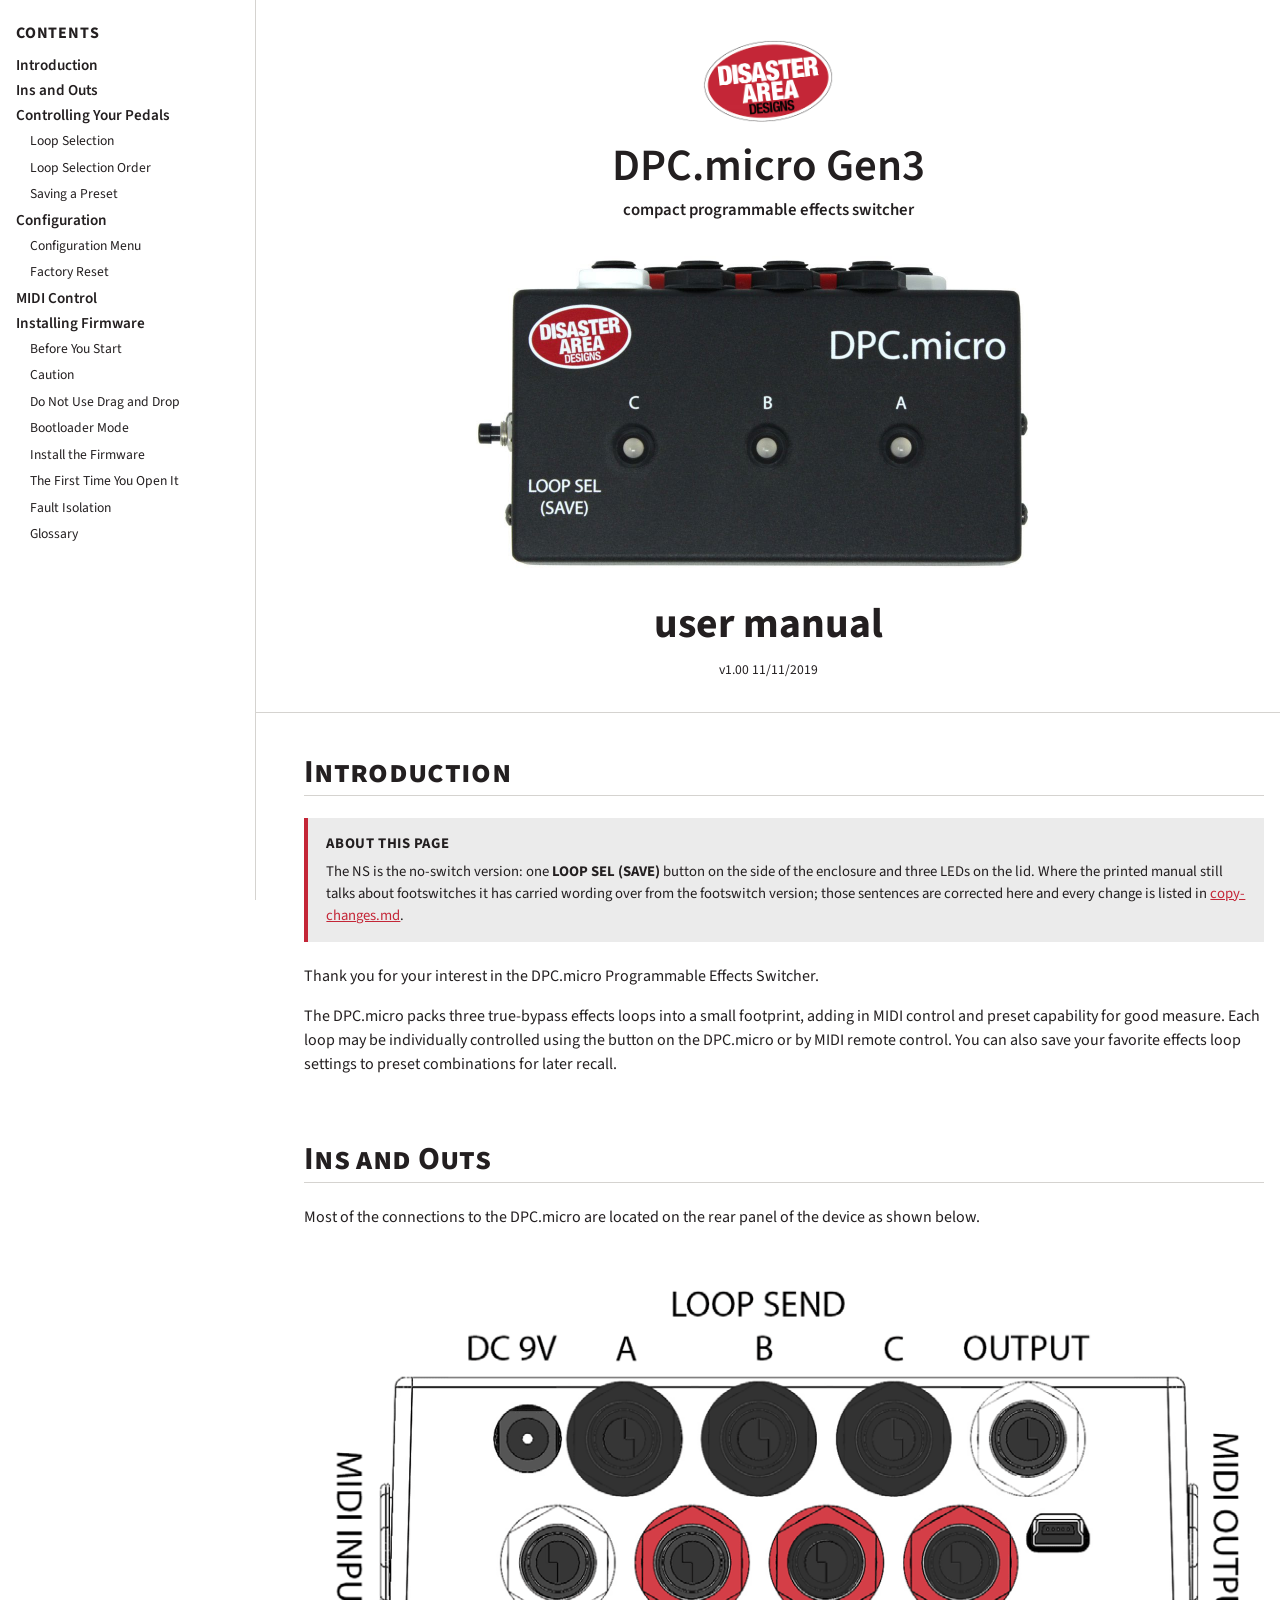
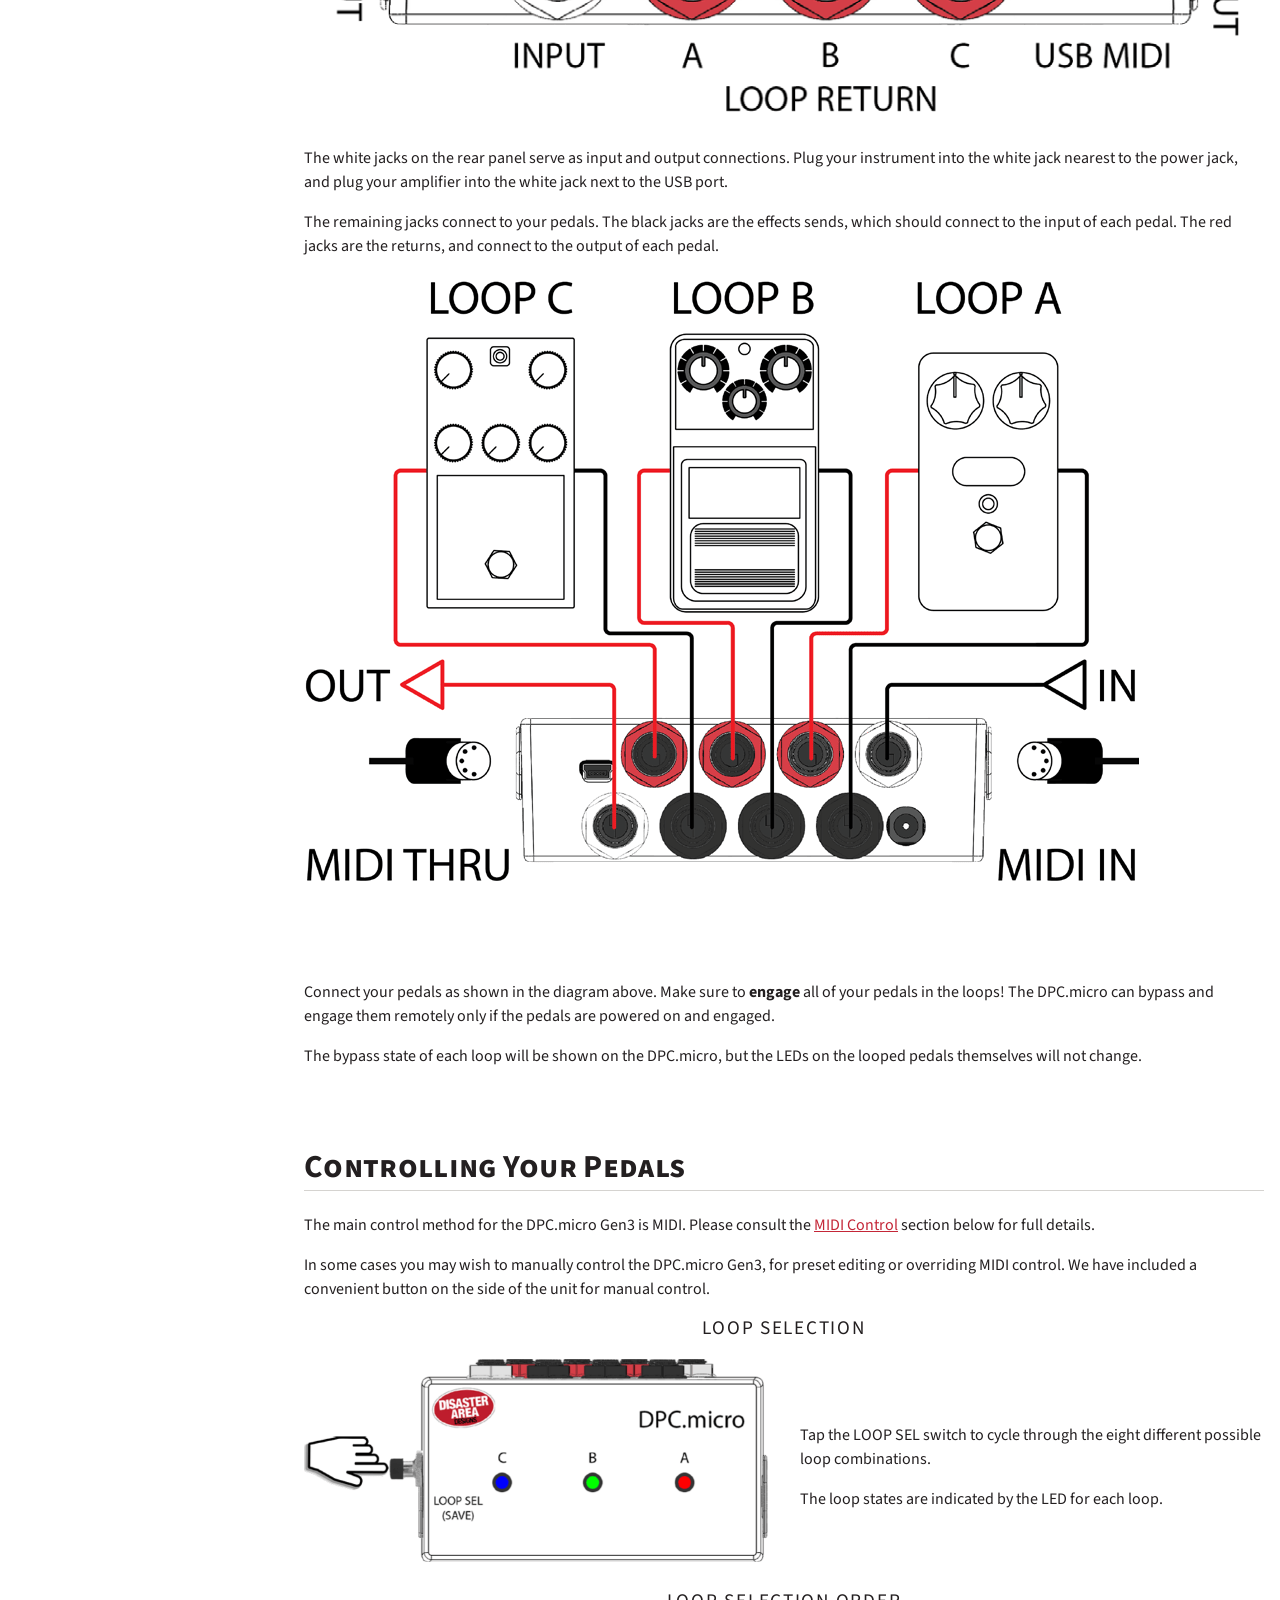
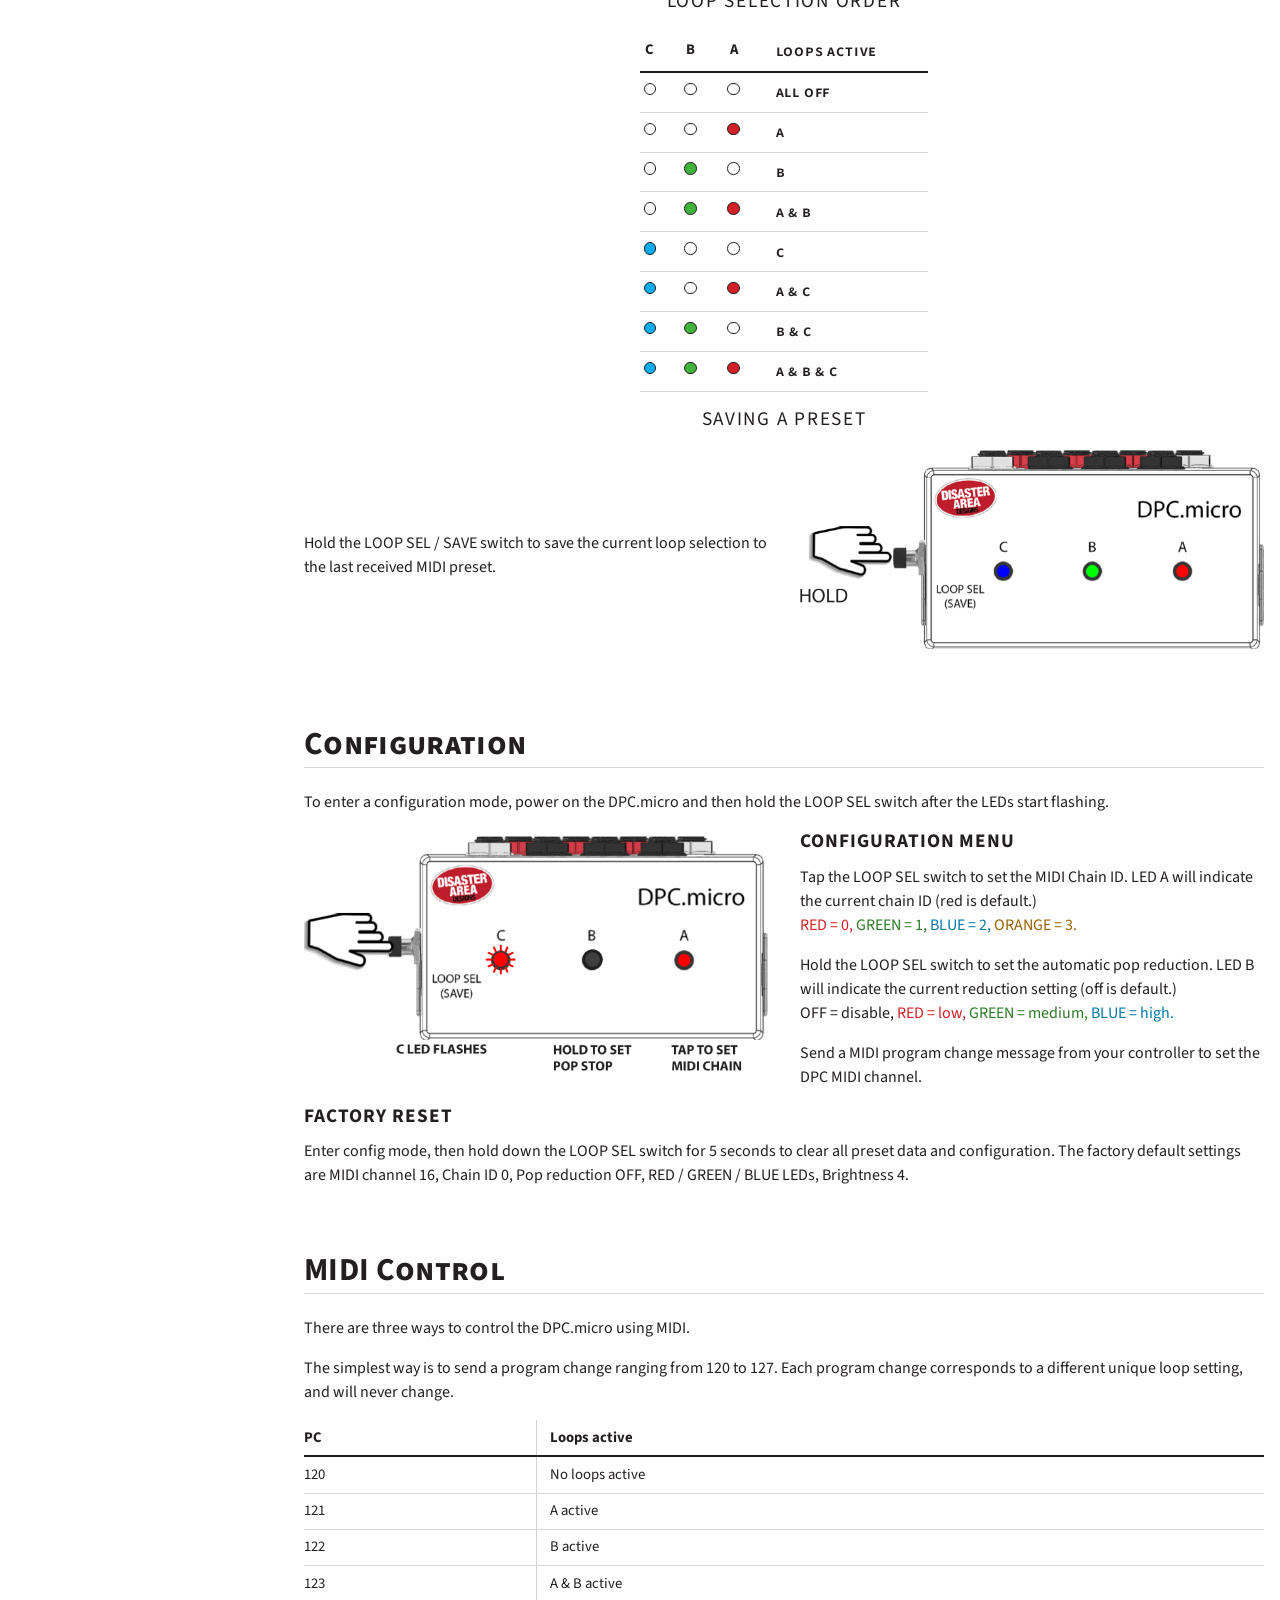
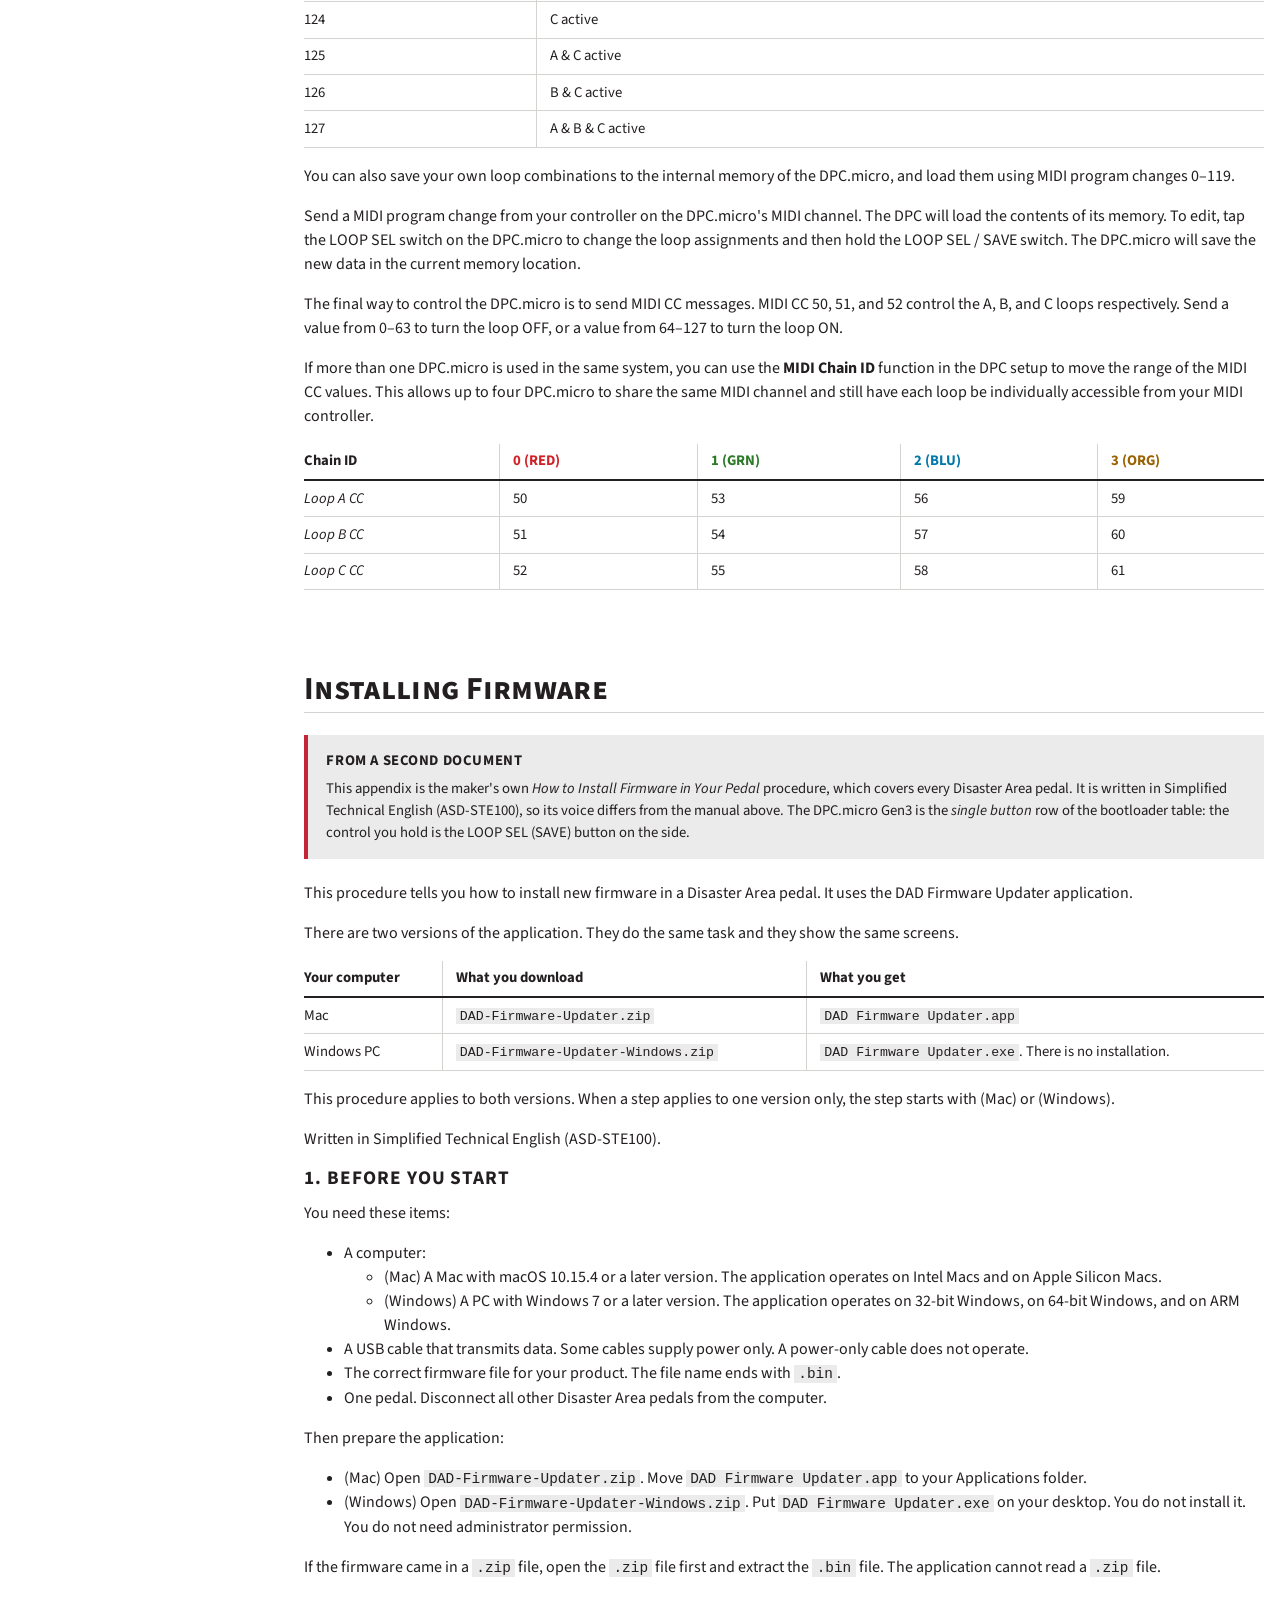
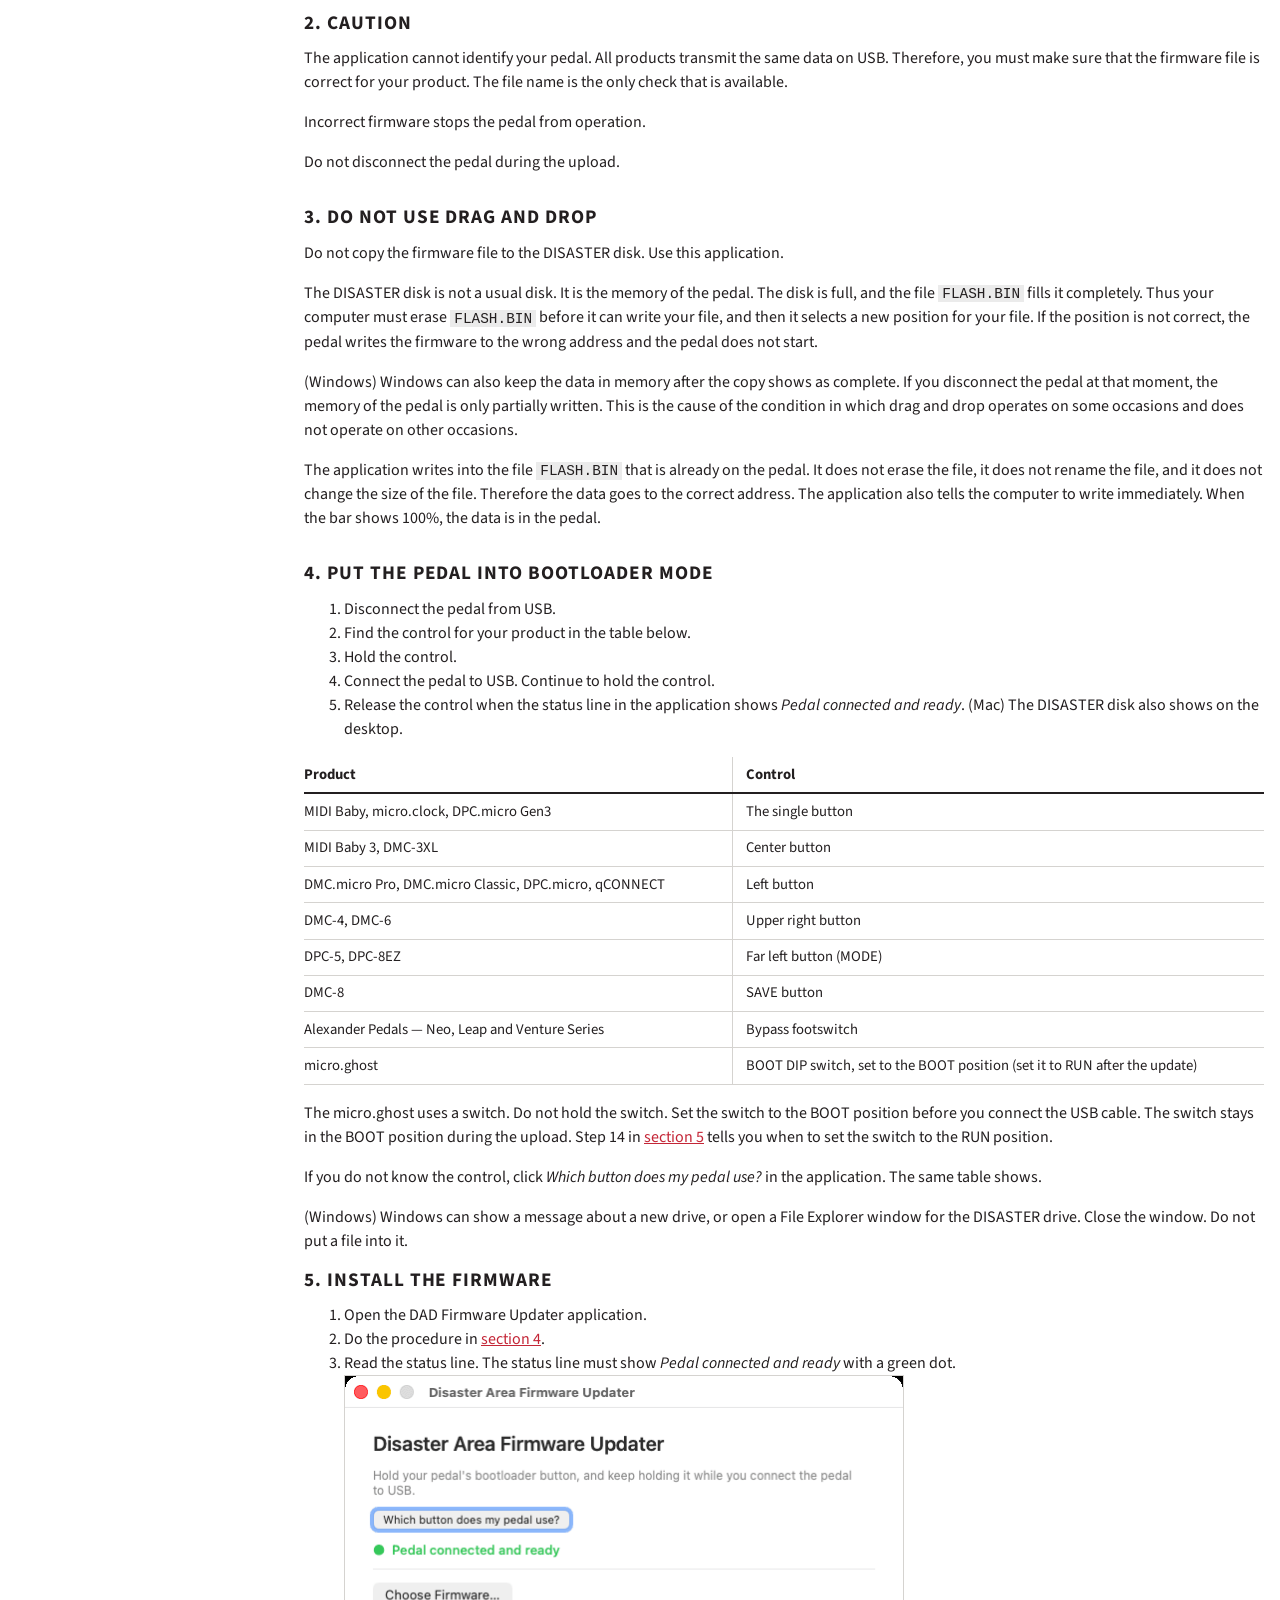
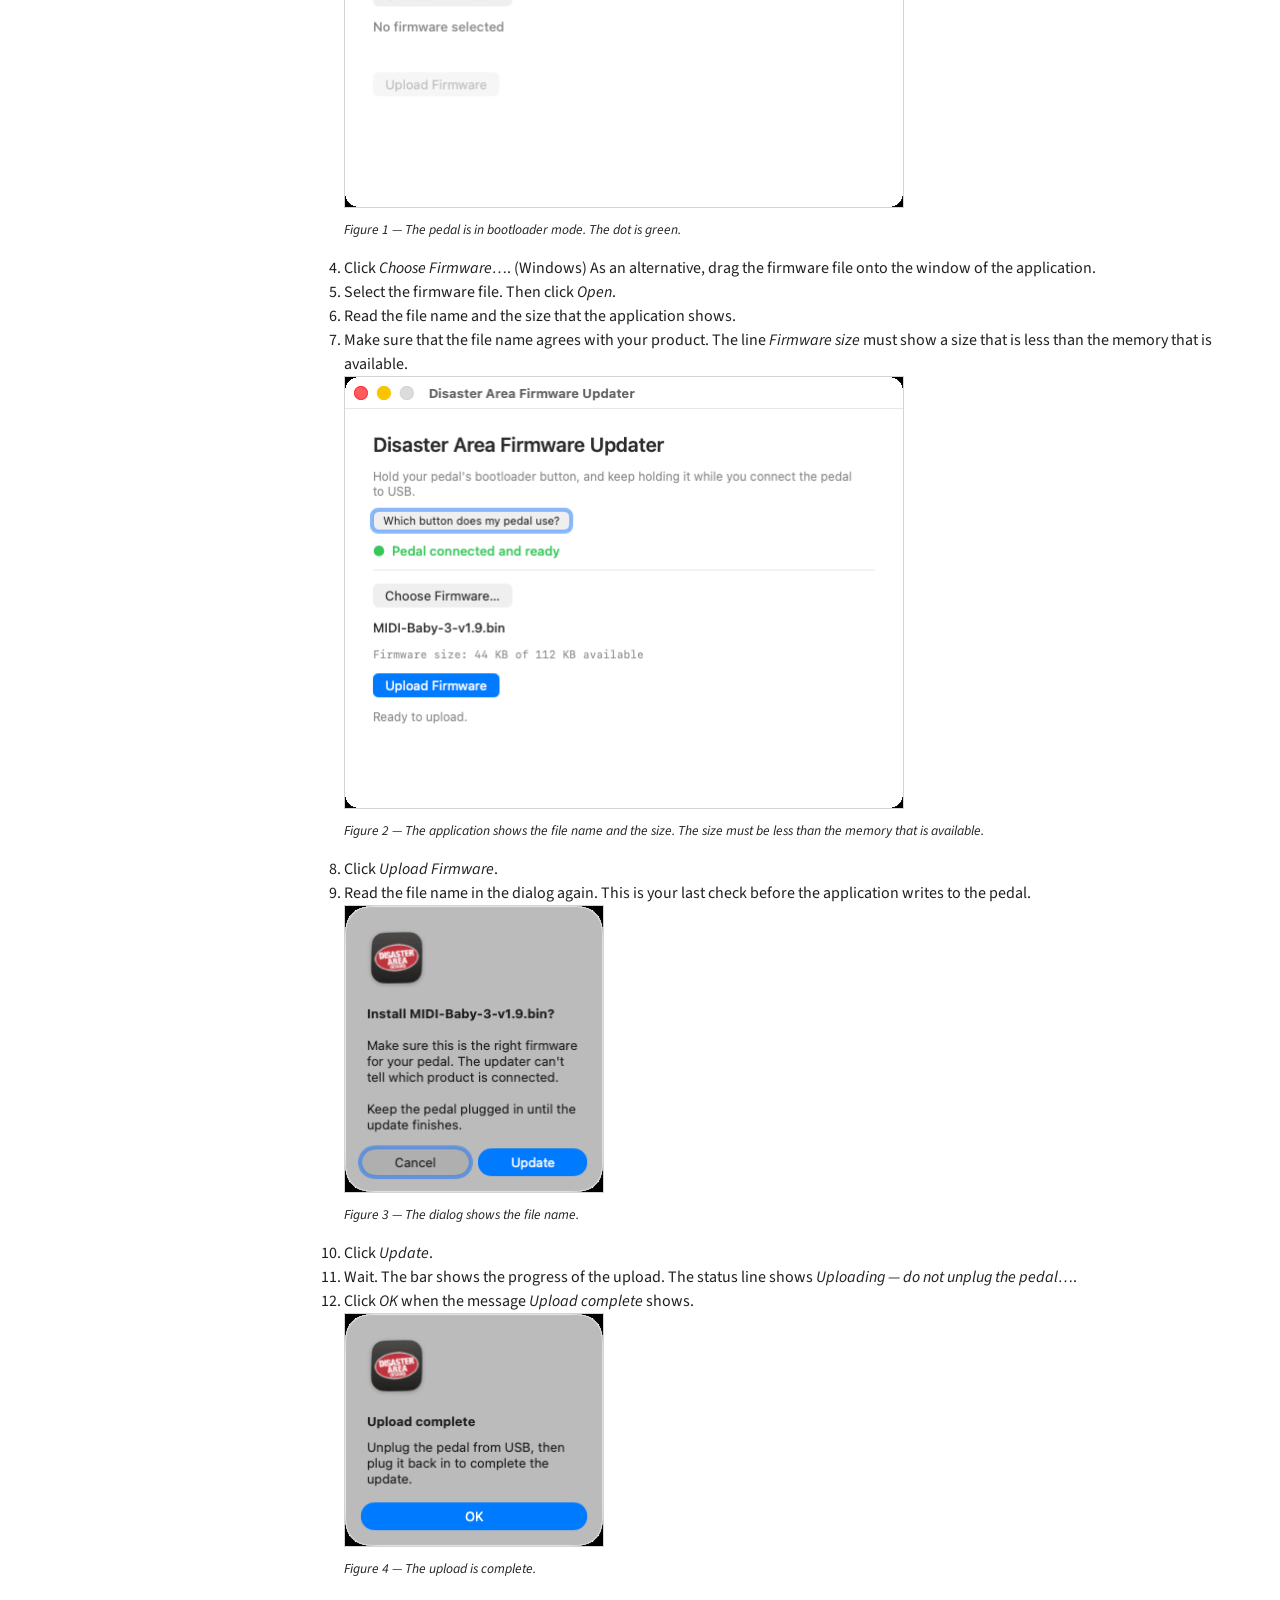
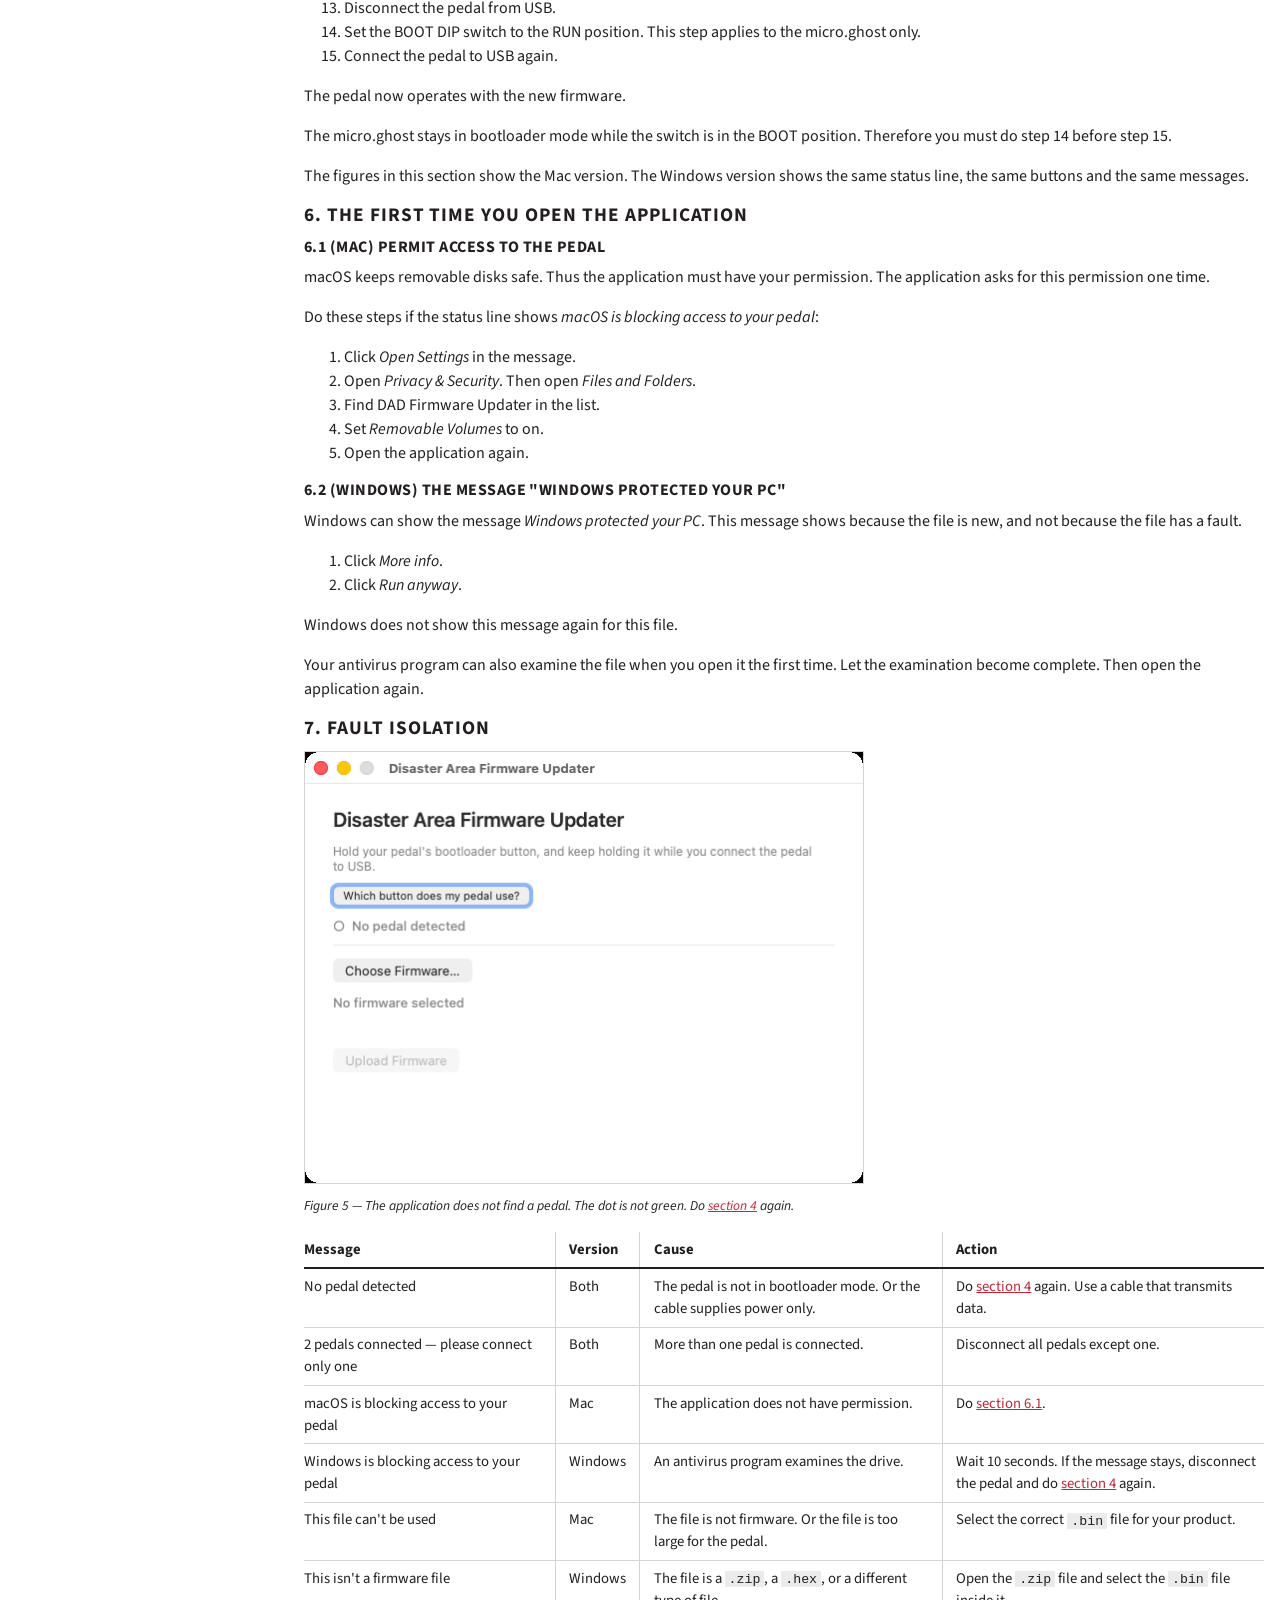
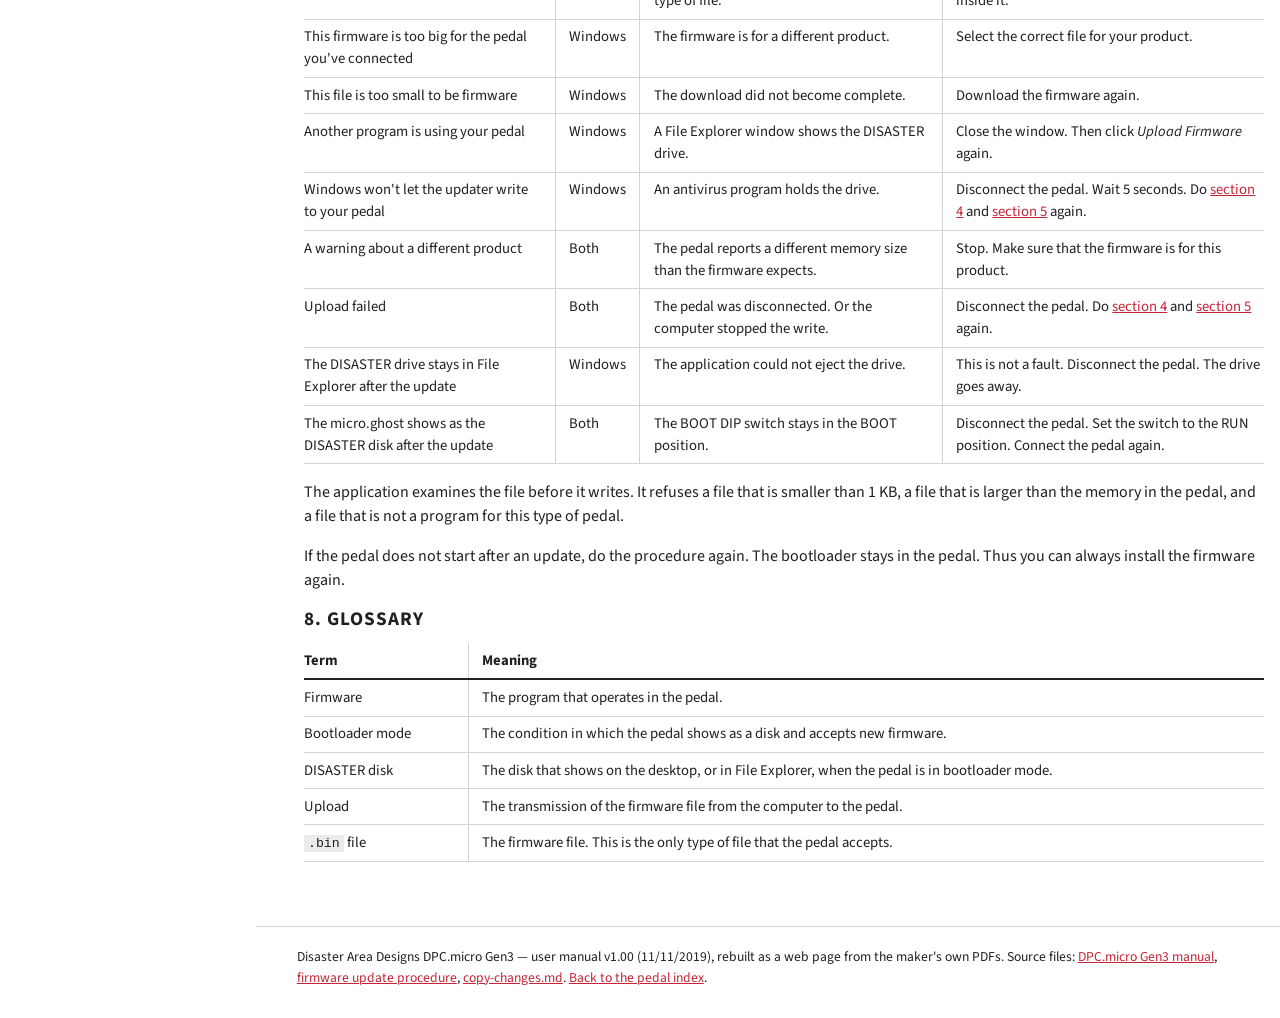
<file: disaster-area-designs-dpc-micro-gen3/index.html>
<!DOCTYPE html>
<html lang="en">
  <head>
    <meta charset="UTF-8" />
    <meta name="viewport" content="width=device-width, initial-scale=1.0" />
    <link rel="stylesheet" href="style.css" />
    <title>Disaster Area Designs DPC.micro Gen3 Pedal Manual</title>
  </head>
  <body>
    <nav id="side-nav">
      <header>
        <div class="nav-container">
          <h3>Contents</h3>
          <h4><a href="#introduction">Introduction</a></h4>
          <h4><a href="#ins-and-outs">Ins and Outs</a></h4>
          <h4><a href="#controlling-your-pedals">Controlling Your Pedals</a></h4>
          <h5><a href="#loop-selection">Loop Selection</a></h5>
          <h5><a href="#loop-selection-order">Loop Selection Order</a></h5>
          <h5><a href="#saving-a-preset">Saving a Preset</a></h5>
          <h4><a href="#configuration">Configuration</a></h4>
          <h5><a href="#configuration-menu">Configuration Menu</a></h5>
          <h5><a href="#factory-reset">Factory Reset</a></h5>
          <h4><a href="#midi-control">MIDI Control</a></h4>
          <h4><a href="#firmware-update">Installing Firmware</a></h4>
          <h5><a href="#firmware-before-you-start">Before You Start</a></h5>
          <h5><a href="#firmware-caution">Caution</a></h5>
          <h5><a href="#firmware-no-drag-drop">Do Not Use Drag and Drop</a></h5>
          <h5><a href="#firmware-bootloader">Bootloader Mode</a></h5>
          <h5><a href="#firmware-install">Install the Firmware</a></h5>
          <h5><a href="#firmware-first-run">The First Time You Open It</a></h5>
          <h5><a href="#firmware-fault-isolation">Fault Isolation</a></h5>
          <h5><a href="#firmware-glossary">Glossary</a></h5>
        </div>
      </header>
    </nav>

    <main id="main-doc">
      <div id="masthead">
        <h1>
          <img src="Images/logo.png" alt="Disaster Area Designs" width="588" height="370" />
          <span>DPC.micro Gen3</span>
        </h1>
        <p class="subtitle">compact programmable effects switcher</p>
        <img class="pedal" src="Images/pedal.jpg" alt="Top view of the DPC.micro Gen3: a black enclosure with LEDs C, B and A on the lid and the LOOP SEL (SAVE) button on the side" width="1200" height="652" />
        <p class="doc-kind">user manual</p>
        <p class="doc-version">v1.00 11/11/2019</p>
      </div>

      <section>
        <div class="flex-container">
          <div class="half-container flow">
            <header><h2 id="introduction">Introduction</h2></header>
            <div class="topic no-columns">
              <div class="doc-update">
                <strong>About this page</strong>
                <p>
                  The NS is the no-switch version: one
                  <strong>LOOP SEL (SAVE)</strong> button on the side of the
                  enclosure and three LEDs on the lid. Where the printed manual
                  still talks about footswitches it has carried wording over
                  from the footswitch version; those sentences are corrected
                  here and every change is listed in
                  <a href="copy-changes.md">copy-changes.md</a>.
                </p>
              </div>
              <p>
                Thank you for your interest in the DPC.micro Programmable
                Effects Switcher.
              </p>
              <p>
                The DPC.micro packs three true-bypass effects loops into a small
                footprint, adding in MIDI control and preset capability for good
                measure. Each loop may be individually controlled using the
                button on the DPC.micro or by MIDI remote control. You can also
                save your favorite effects loop settings to preset combinations
                for later recall.
              </p>
            </div>
          </div>
          <div id="toc-mobile" class="half-container">
            <h2>Contents</h2>
            <ul>
              <li><a href="#introduction">Introduction</a></li>
              <li><a href="#ins-and-outs">Ins and Outs</a></li>
              <li>
                <a href="#controlling-your-pedals">Controlling Your Pedals</a>
              </li>
              <li><a href="#loop-selection">Loop Selection</a></li>
              <li><a href="#loop-selection-order">Loop Selection Order</a></li>
              <li><a href="#saving-a-preset">Saving a Preset</a></li>
              <li><a href="#configuration">Configuration</a></li>
              <li><a href="#configuration-menu">Configuration Menu</a></li>
              <li><a href="#factory-reset">Factory Reset</a></li>
              <li><a href="#midi-control">MIDI Control</a></li>
              <li><a href="#firmware-update">Installing Firmware</a></li>
              <li><a href="#firmware-before-you-start">Before You Start</a></li>
              <li><a href="#firmware-caution">Caution</a></li>
              <li>
                <a href="#firmware-no-drag-drop">Do Not Use Drag and Drop</a>
              </li>
              <li><a href="#firmware-bootloader">Bootloader Mode</a></li>
              <li><a href="#firmware-install">Install the Firmware</a></li>
              <li>
                <a href="#firmware-first-run">The First Time You Open It</a>
              </li>
              <li><a href="#firmware-fault-isolation">Fault Isolation</a></li>
              <li><a href="#firmware-glossary">Glossary</a></li>
            </ul>
          </div>
        </div>
      </section>

      <section>
        <div class="flex-container">
          <div class="half-container flow">
            <header><h2 id="ins-and-outs">Ins and Outs</h2></header>
            <div class="topic">
              <div class="keep-together">
                <p>
                  Most of the connections to the DPC.micro are located on the
                  rear panel of the device as shown below.
                </p>
                <div class="wide-figure">
                  <img src="Images/rear-panel.png" alt="Rear panel of the DPC.micro Gen3, left to right: MIDI INPUT on the left edge, DC 9V, LOOP SEND A, B and C on the top row with OUTPUT beside them, INPUT, LOOP RETURN A, B and C on the bottom row, USB MIDI, and MIDI OUTPUT on the right edge" width="1005" height="505" loading="lazy" />
                </div>
              </div>
              <p>
                The white jacks on the rear panel serve as input and output
                connections. Plug your instrument into the white jack nearest to
                the power jack, and plug your amplifier into the white jack next
                to the USB port.
              </p>
              <div class="keep-together">
                <p>
                  The remaining jacks connect to your pedals. The black jacks
                  are the effects sends, which should connect to the input of
                  each pedal. The red jacks are the returns, and connect to the
                  output of each pedal.
                </p>
                <div class="wide-figure">
                  <img src="Images/hookup.png" alt="Hook-up diagram: three pedals labelled LOOP C, LOOP B and LOOP A sit above the DPC.micro Gen3, each wired from a black send jack to the pedal input and from the pedal output back to a red return jack; OUT and MIDI THRU leave the left of the unit, IN and MIDI IN arrive at the right" width="835" height="687" loading="lazy" />
                </div>
              </div>
              <p>
                Connect your pedals as shown in the diagram above. Make sure to
                <strong>engage</strong> all of your pedals in the loops! The
                DPC.micro can bypass and engage them remotely only if the pedals
                are powered on and engaged.
              </p>
              <p>
                The bypass state of each loop will be shown on the DPC.micro,
                but the LEDs on the looped pedals themselves will not change.
              </p>
            </div>
          </div>
        </div>
      </section>

      <section>
        <div class="flex-container">
          <div class="half-container flow">
            <header>
              <h2 id="controlling-your-pedals">Controlling Your Pedals</h2>
            </header>
            <div class="topic no-columns">
              <p>
                The main control method for the DPC.micro Gen3 is MIDI. Please
                consult the <a href="#midi-control">MIDI Control</a> section
                below for full details.
              </p>
              <p>
                In some cases you may wish to manually control the DPC.micro Gen3,
                for preset editing or overriding MIDI control. We have included
                a convenient button on the side of the unit for manual control.
              </p>
            </div>

            <div class="topic no-columns panel">
              <h3 id="loop-selection" class="panel-title">Loop Selection</h3>
              <img src="Images/loop-selection.png" alt="A finger pressing the LOOP SEL (SAVE) button on the side of the DPC.micro Gen3; the lid shows LEDs C blue, B green and A red" width="696" height="304" loading="lazy" />
              <div>
                <p>
                  Tap the LOOP SEL switch to cycle through the eight different
                  possible loop combinations.
                </p>
                <p>
                  The loop states are indicated by the LED for each loop.
                </p>
              </div>
            </div>

            <div class="topic no-columns">
              <h3 id="loop-selection-order" class="panel-title">
                Loop Selection Order
              </h3>
              <div class="table-scroll">
                <table class="doc-table led-table">
                  <caption class="visually-hidden">
                    LED states for each of the eight loop combinations, in the
                    order the LOOP SEL switch cycles through them. The LEDs read
                    C, B, A from left to right, as on the lid.
                  </caption>
                  <thead>
                    <tr>
                      <th scope="col">C</th>
                      <th scope="col">B</th>
                      <th scope="col">A</th>
                      <th scope="col">Loops active</th>
                    </tr>
                  </thead>
                  <tbody>
                    <tr>
                      <td><span class="led c"></span><span class="visually-hidden">off</span></td>
                      <td><span class="led b"></span><span class="visually-hidden">off</span></td>
                      <td><span class="led a"></span><span class="visually-hidden">off</span></td>
                      <td>All off</td>
                    </tr>
                    <tr>
                      <td><span class="led c"></span><span class="visually-hidden">off</span></td>
                      <td><span class="led b"></span><span class="visually-hidden">off</span></td>
                      <td><span class="led on a"></span><span class="visually-hidden">red</span></td>
                      <td>A</td>
                    </tr>
                    <tr>
                      <td><span class="led c"></span><span class="visually-hidden">off</span></td>
                      <td><span class="led on b"></span><span class="visually-hidden">green</span></td>
                      <td><span class="led a"></span><span class="visually-hidden">off</span></td>
                      <td>B</td>
                    </tr>
                    <tr>
                      <td><span class="led c"></span><span class="visually-hidden">off</span></td>
                      <td><span class="led on b"></span><span class="visually-hidden">green</span></td>
                      <td><span class="led on a"></span><span class="visually-hidden">red</span></td>
                      <td>A &amp; B</td>
                    </tr>
                    <tr>
                      <td><span class="led on c"></span><span class="visually-hidden">blue</span></td>
                      <td><span class="led b"></span><span class="visually-hidden">off</span></td>
                      <td><span class="led a"></span><span class="visually-hidden">off</span></td>
                      <td>C</td>
                    </tr>
                    <tr>
                      <td><span class="led on c"></span><span class="visually-hidden">blue</span></td>
                      <td><span class="led b"></span><span class="visually-hidden">off</span></td>
                      <td><span class="led on a"></span><span class="visually-hidden">red</span></td>
                      <td>A &amp; C</td>
                    </tr>
                    <tr>
                      <td><span class="led on c"></span><span class="visually-hidden">blue</span></td>
                      <td><span class="led on b"></span><span class="visually-hidden">green</span></td>
                      <td><span class="led a"></span><span class="visually-hidden">off</span></td>
                      <td>B &amp; C</td>
                    </tr>
                    <tr>
                      <td><span class="led on c"></span><span class="visually-hidden">blue</span></td>
                      <td><span class="led on b"></span><span class="visually-hidden">green</span></td>
                      <td><span class="led on a"></span><span class="visually-hidden">red</span></td>
                      <td>A &amp; B &amp; C</td>
                    </tr>
                  </tbody>
                </table>
              </div>
            </div>

            <div class="topic no-columns panel">
              <h3 id="saving-a-preset" class="panel-title">Saving a Preset</h3>
              <div>
                <p>
                  Hold the LOOP SEL / SAVE switch to save the current loop
                  selection to the last received MIDI preset.
                </p>
              </div>
              <img src="Images/saving-a-preset.png" alt="A finger holding the LOOP SEL (SAVE) button on the side of the DPC.micro Gen3, labelled HOLD" width="709" height="304" loading="lazy" />
            </div>
          </div>
        </div>
      </section>

      <section>
        <div class="flex-container">
          <div class="half-container flow">
            <header><h2 id="configuration">Configuration</h2></header>
            <div class="topic no-columns">
              <p>
                To enter a configuration mode, power on the DPC.micro and then
                hold the LOOP SEL switch after the LEDs start flashing.
              </p>
            </div>

            <div class="topic no-columns panel">
              <img src="Images/configuration.png" alt="The DPC.micro Gen3 in configuration mode with a finger on the LOOP SEL (SAVE) button: LED C flashes red, LED B is off and LED A is red, labelled C LED FLASHES, HOLD TO SET POP STOP and TAP TO SET MIDI CHAIN" width="652" height="330" loading="lazy" />
              <div>
                <h3 id="configuration-menu">Configuration Menu</h3>
                <p>
                  Tap the LOOP SEL switch to set the MIDI Chain ID. LED A will
                  indicate the current chain ID (red is default.)<br />
                  <span class="c-red">RED = 0,</span>
                  <span class="c-green">GREEN = 1,</span>
                  <span class="c-blue">BLUE = 2,</span>
                  <span class="c-orange">ORANGE = 3.</span>
                </p>
                <p>
                  Hold the LOOP SEL switch to set the automatic pop reduction.
                  LED B will indicate the current reduction setting (off is
                  default.)<br />
                  OFF = disable, <span class="c-red">RED = low,</span>
                  <span class="c-green">GREEN = medium,</span>
                  <span class="c-blue">BLUE = high.</span>
                </p>
                <p>
                  Send a MIDI program change message from your controller to set
                  the DPC MIDI channel.
                </p>
              </div>
            </div>

            <div class="topic no-columns">
              <h3 id="factory-reset">Factory Reset</h3>
              <p>
                Enter config mode, then hold down the LOOP SEL switch for 5
                seconds to clear all preset data and configuration. The factory
                default settings are MIDI channel 16, Chain ID 0, Pop reduction
                OFF, RED / GREEN / BLUE LEDs, Brightness 4.
              </p>
            </div>
          </div>
        </div>
      </section>

      <section>
        <div class="flex-container">
          <div class="half-container flow">
            <header><h2 id="midi-control">MIDI Control</h2></header>
            <div class="topic">
              <p>
                There are three ways to control the DPC.micro using MIDI.
              </p>
              <div class="keep-together">
                <p>
                  The simplest way is to send a program change ranging from 120
                  to 127. Each program change corresponds to a different unique
                  loop setting, and will never change.
                </p>
                <div class="table-scroll">
                  <table class="doc-table">
                    <thead>
                      <tr>
                        <th scope="col">PC</th>
                        <th scope="col">Loops active</th>
                      </tr>
                    </thead>
                    <tbody>
                      <tr><td>120</td><td>No loops active</td></tr>
                      <tr><td>121</td><td>A active</td></tr>
                      <tr><td>122</td><td>B active</td></tr>
                      <tr><td>123</td><td>A &amp; B active</td></tr>
                      <tr><td>124</td><td>C active</td></tr>
                      <tr><td>125</td><td>A &amp; C active</td></tr>
                      <tr><td>126</td><td>B &amp; C active</td></tr>
                      <tr><td>127</td><td>A &amp; B &amp; C active</td></tr>
                    </tbody>
                  </table>
                </div>
              </div>
              <p>
                You can also save your own loop combinations to the internal
                memory of the DPC.micro, and load them using MIDI program
                changes 0–119.
              </p>
              <p>
                Send a MIDI program change from your controller on the
                DPC.micro's MIDI channel. The DPC will load the contents of its
                memory. To edit, tap the LOOP SEL switch on the DPC.micro to
                change the loop assignments and then hold the LOOP SEL / SAVE
                switch. The DPC.micro will save the new data in the current
                memory location.
              </p>
              <p>
                The final way to control the DPC.micro is to send MIDI CC
                messages. MIDI CC 50, 51, and 52 control the A, B, and C loops
                respectively. Send a value from 0–63 to turn the loop OFF, or a
                value from 64–127 to turn the loop ON.
              </p>
              <div class="keep-together">
                <p>
                  If more than one DPC.micro is used in the same system, you can
                  use the <strong>MIDI Chain ID</strong> function in the DPC setup to move the
                  range of the MIDI CC values. This allows up to four DPC.micro
                  to share the same MIDI channel and still have each loop be
                  individually accessible from your MIDI controller.
                </p>
                <div class="table-scroll">
                  <table class="doc-table">
                    <thead>
                      <tr>
                        <th scope="col">Chain ID</th>
                        <th scope="col"><span class="c-red">0 (RED)</span></th>
                        <th scope="col"><span class="c-green">1 (GRN)</span></th>
                        <th scope="col"><span class="c-blue">2 (BLU)</span></th>
                        <th scope="col"><span class="c-orange">3 (ORG)</span></th>
                      </tr>
                    </thead>
                    <tbody>
                      <tr>
                        <th scope="row" class="row-label">Loop A CC</th>
                        <td>50</td><td>53</td><td>56</td><td>59</td>
                      </tr>
                      <tr>
                        <th scope="row" class="row-label">Loop B CC</th>
                        <td>51</td><td>54</td><td>57</td><td>60</td>
                      </tr>
                      <tr>
                        <th scope="row" class="row-label">Loop C CC</th>
                        <td>52</td><td>55</td><td>58</td><td>61</td>
                      </tr>
                    </tbody>
                  </table>
                </div>
              </div>
            </div>
          </div>
        </div>
      </section>

      <section>
        <div class="flex-container">
          <div class="half-container flow">
            <header><h2 id="firmware-update">Installing Firmware</h2></header>
            <div class="topic no-columns">
              <div class="doc-update">
                <strong>From a second document</strong>
                <p>
                  This appendix is the maker's own
                  <em>How to Install Firmware in Your Pedal</em> procedure,
                  which covers every Disaster Area pedal. It is written in
                  Simplified Technical English (ASD-STE100), so its voice
                  differs from the manual above. The DPC.micro Gen3 is the
                  <em>single button</em> row of the bootloader table: the
                  control you hold is the LOOP SEL (SAVE) button on the side.
                </p>
              </div>
              <p>
                This procedure tells you how to install new firmware in a
                Disaster Area pedal. It uses the DAD Firmware Updater
                application.
              </p>
              <div class="keep-together">
                <p>
                  There are two versions of the application. They do the same
                  task and they show the same screens.
                </p>
                <div class="table-scroll">
                  <table class="doc-table">
                    <caption class="visually-hidden">
                      Table 1 — The two versions
                    </caption>
                    <thead>
                      <tr>
                        <th scope="col">Your computer</th>
                        <th scope="col">What you download</th>
                        <th scope="col">What you get</th>
                      </tr>
                    </thead>
                    <tbody>
                      <tr>
                        <th scope="row">Mac</th>
                        <td><span class="file">DAD-Firmware-Updater.zip</span></td>
                        <td><span class="file">DAD Firmware Updater.app</span></td>
                      </tr>
                      <tr>
                        <th scope="row">Windows PC</th>
                        <td><span class="file">DAD-Firmware-Updater-Windows.zip</span></td>
                        <td>
                          <span class="file">DAD Firmware Updater.exe</span>.
                          There is no installation.
                        </td>
                      </tr>
                    </tbody>
                  </table>
                </div>
              </div>
              <p>
                This procedure applies to both versions. When a step applies to
                one version only, the step starts with (Mac) or (Windows).
              </p>
              <p>Written in Simplified Technical English (ASD-STE100).</p>
            </div>

            <div class="topic">
              <h3 id="firmware-before-you-start">1. Before you start</h3>
              <p>You need these items:</p>
              <ul>
                <li>
                  A computer:
                  <ul>
                    <li>
                      (Mac) A Mac with macOS 10.15.4 or a later version. The
                      application operates on Intel Macs and on Apple Silicon
                      Macs.
                    </li>
                    <li>
                      (Windows) A PC with Windows 7 or a later version. The
                      application operates on 32-bit Windows, on 64-bit Windows,
                      and on ARM Windows.
                    </li>
                  </ul>
                </li>
                <li>
                  A USB cable that transmits data. Some cables supply power
                  only. A power-only cable does not operate.
                </li>
                <li>
                  The correct firmware file for your product. The file name ends
                  with <span class="file">.bin</span>.
                </li>
                <li>
                  One pedal. Disconnect all other Disaster Area pedals from the
                  computer.
                </li>
              </ul>
              <p>Then prepare the application:</p>
              <ul>
                <li>
                  (Mac) Open <span class="file">DAD-Firmware-Updater.zip</span>.
                  Move <span class="file">DAD Firmware Updater.app</span> to
                  your Applications folder.
                </li>
                <li>
                  (Windows) Open
                  <span class="file">DAD-Firmware-Updater-Windows.zip</span>.
                  Put <span class="file">DAD Firmware Updater.exe</span> on your
                  desktop. You do not install it. You do not need administrator
                  permission.
                </li>
              </ul>
              <p>
                If the firmware came in a <span class="file">.zip</span> file,
                open the <span class="file">.zip</span> file first and extract
                the <span class="file">.bin</span> file. The application cannot
                read a <span class="file">.zip</span> file.
              </p>
            </div>

            <div class="topic">
              <h3 id="firmware-caution">2. Caution</h3>
              <p>
                The application cannot identify your pedal. All products
                transmit the same data on USB. Therefore, you must make sure
                that the firmware file is correct for your product. The file
                name is the only check that is available.
              </p>
              <p>Incorrect firmware stops the pedal from operation.</p>
              <p>Do not disconnect the pedal during the upload.</p>
            </div>

            <div class="topic">
              <h3 id="firmware-no-drag-drop">3. Do not use drag and drop</h3>
              <p>
                Do not copy the firmware file to the DISASTER disk. Use this
                application.
              </p>
              <p>
                The DISASTER disk is not a usual disk. It is the memory of the
                pedal. The disk is full, and the file
                <span class="file">FLASH.BIN</span> fills it completely. Thus
                your computer must erase <span class="file">FLASH.BIN</span>
                before it can write your file, and then it selects a new
                position for your file. If the position is not correct, the
                pedal writes the firmware to the wrong address and the pedal
                does not start.
              </p>
              <p>
                (Windows) Windows can also keep the data in memory after the
                copy shows as complete. If you disconnect the pedal at that
                moment, the memory of the pedal is only partially written. This
                is the cause of the condition in which drag and drop operates on
                some occasions and does not operate on other occasions.
              </p>
              <p>
                The application writes into the file
                <span class="file">FLASH.BIN</span> that is already on the
                pedal. It does not erase the file, it does not rename the file,
                and it does not change the size of the file. Therefore the data
                goes to the correct address. The application also tells the
                computer to write immediately. When the bar shows 100%, the data
                is in the pedal.
              </p>
            </div>

            <div class="topic no-columns">
              <h3 id="firmware-bootloader">
                4. Put the pedal into bootloader mode
              </h3>
              <ol>
                <li>Disconnect the pedal from USB.</li>
                <li>Find the control for your product in the table below.</li>
                <li>Hold the control.</li>
                <li>
                  Connect the pedal to USB. Continue to hold the control.
                </li>
                <li>
                  Release the control when the status line in the application
                  shows <em>Pedal connected and ready</em>. (Mac) The DISASTER
                  disk also shows on the desktop.
                </li>
              </ol>
              <div class="table-scroll">
                <table class="doc-table">
                  <caption class="visually-hidden">
                    Table 2 — Bootloader control
                  </caption>
                  <thead>
                    <tr>
                      <th scope="col">Product</th>
                      <th scope="col">Control</th>
                    </tr>
                  </thead>
                  <tbody>
                    <tr>
                      <th scope="row">
                        MIDI Baby, micro.clock, DPC.micro Gen3
                      </th>
                      <td>The single button</td>
                    </tr>
                    <tr>
                      <th scope="row">MIDI Baby 3, DMC-3XL</th>
                      <td>Center button</td>
                    </tr>
                    <tr>
                      <th scope="row">
                        DMC.micro Pro, DMC.micro Classic, DPC.micro, qCONNECT
                      </th>
                      <td>Left button</td>
                    </tr>
                    <tr>
                      <th scope="row">DMC-4, DMC-6</th>
                      <td>Upper right button</td>
                    </tr>
                    <tr>
                      <th scope="row">DPC-5, DPC-8EZ</th>
                      <td>Far left button (MODE)</td>
                    </tr>
                    <tr>
                      <th scope="row">DMC-8</th>
                      <td>SAVE button</td>
                    </tr>
                    <tr>
                      <th scope="row">
                        Alexander Pedals — Neo, Leap and Venture Series
                      </th>
                      <td>Bypass footswitch</td>
                    </tr>
                    <tr>
                      <th scope="row">micro.ghost</th>
                      <td>
                        BOOT DIP switch, set to the BOOT position (set it to RUN
                        after the update)
                      </td>
                    </tr>
                  </tbody>
                </table>
              </div>
              <p>
                The micro.ghost uses a switch. Do not hold the switch. Set the
                switch to the BOOT position before you connect the USB cable.
                The switch stays in the BOOT position during the upload. Step 14
                in <a href="#firmware-install">section 5</a> tells you when to
                set the switch to the RUN position.
              </p>
              <p>
                If you do not know the control, click
                <em>Which button does my pedal use?</em> in the application. The
                same table shows.
              </p>
              <p>
                (Windows) Windows can show a message about a new drive, or open
                a File Explorer window for the DISASTER drive. Close the window.
                Do not put a file into it.
              </p>
            </div>

            <div class="topic no-columns">
              <h3 id="firmware-install">5. Install the firmware</h3>
              <ol>
                <li>Open the DAD Firmware Updater application.</li>
                <li>
                  Do the procedure in
                  <a href="#firmware-bootloader">section 4</a>.
                </li>
                <li>
                  Read the status line. The status line must show
                  <em>Pedal connected and ready</em> with a green dot.
                  <figure>
                    <img src="Images/fw-bootloader.png" alt="The DAD Firmware Updater window with the status line Pedal connected and ready beside a green dot" width="560" height="432" loading="lazy" />
                    <figcaption>
                      Figure 1 — The pedal is in bootloader mode. The dot is
                      green.
                    </figcaption>
                  </figure>
                </li>
                <li>
                  Click <em>Choose Firmware…</em>. (Windows) As an alternative,
                  drag the firmware file onto the window of the application.
                </li>
                <li>Select the firmware file. Then click <em>Open</em>.</li>
                <li>
                  Read the file name and the size that the application shows.
                </li>
                <li>
                  Make sure that the file name agrees with your product. The
                  line <em>Firmware size</em> must show a size that is less than
                  the memory that is available.
                  <figure>
                    <img src="Images/fw-file.png" alt="The DAD Firmware Updater window showing the chosen firmware file name and its size" width="560" height="432" loading="lazy" />
                    <figcaption>
                      Figure 2 — The application shows the file name and the
                      size. The size must be less than the memory that is
                      available.
                    </figcaption>
                  </figure>
                </li>
                <li>Click <em>Upload Firmware</em>.</li>
                <li>
                  Read the file name in the dialog again. This is your last
                  check before the application writes to the pedal.
                  <figure>
                    <img src="Images/fw-dialog.png" alt="A confirmation dialog repeating the firmware file name, with an Update button" width="260" height="288" loading="lazy" />
                    <figcaption>Figure 3 — The dialog shows the file name.</figcaption>
                  </figure>
                </li>
                <li>Click <em>Update</em>.</li>
                <li>
                  Wait. The bar shows the progress of the upload. The status
                  line shows <em>Uploading — do not unplug the pedal…</em>.
                </li>
                <li>
                  Click <em>OK</em> when the message <em>Upload complete</em>
                  shows.
                  <figure>
                    <img src="Images/fw-complete.png" alt="A dialog reading Upload complete with an OK button" width="260" height="234" loading="lazy" />
                    <figcaption>Figure 4 — The upload is complete.</figcaption>
                  </figure>
                </li>
                <li>Disconnect the pedal from USB.</li>
                <li>
                  Set the BOOT DIP switch to the RUN position. This step applies
                  to the micro.ghost only.
                </li>
                <li>Connect the pedal to USB again.</li>
              </ol>
              <p>The pedal now operates with the new firmware.</p>
              <p>
                The micro.ghost stays in bootloader mode while the switch is in
                the BOOT position. Therefore you must do step 14 before step 15.
              </p>
              <p>
                The figures in this section show the Mac version. The Windows
                version shows the same status line, the same buttons and the
                same messages.
              </p>
            </div>

            <div class="topic no-columns">
              <h3 id="firmware-first-run">
                6. The first time you open the application
              </h3>
              <h4 id="firmware-mac-permission">
                6.1 (Mac) Permit access to the pedal
              </h4>
              <p>
                macOS keeps removable disks safe. Thus the application must have
                your permission. The application asks for this permission one
                time.
              </p>
              <p>
                Do these steps if the status line shows
                <em>macOS is blocking access to your pedal</em>:
              </p>
              <ol>
                <li>Click <em>Open Settings</em> in the message.</li>
                <li>
                  Open <em>Privacy &amp; Security</em>. Then open
                  <em>Files and Folders</em>.
                </li>
                <li>Find DAD Firmware Updater in the list.</li>
                <li>Set <em>Removable Volumes</em> to on.</li>
                <li>Open the application again.</li>
              </ol>
              <h4 id="firmware-windows-protected">
                6.2 (Windows) The message "Windows protected your PC"
              </h4>
              <p>
                Windows can show the message
                <em>Windows protected your PC</em>. This message shows because
                the file is new, and not because the file has a fault.
              </p>
              <ol>
                <li>Click <em>More info</em>.</li>
                <li>Click <em>Run anyway</em>.</li>
              </ol>
              <p>Windows does not show this message again for this file.</p>
              <p>
                Your antivirus program can also examine the file when you open
                it the first time. Let the examination become complete. Then
                open the application again.
              </p>
            </div>

            <div class="topic no-columns">
              <h3 id="firmware-fault-isolation">7. Fault isolation</h3>
              <figure>
                <img src="Images/fw-notfound.png" alt="The DAD Firmware Updater window showing No pedal detected, with the status dot not green" width="560" height="432" loading="lazy" />
                <figcaption>
                  Figure 5 — The application does not find a pedal. The dot is
                  not green. Do
                  <a href="#firmware-bootloader">section 4</a> again.
                </figcaption>
              </figure>
              <div class="table-scroll">
                <table class="doc-table">
                  <caption class="visually-hidden">Table 3 — Messages</caption>
                  <thead>
                    <tr>
                      <th scope="col">Message</th>
                      <th scope="col">Version</th>
                      <th scope="col">Cause</th>
                      <th scope="col">Action</th>
                    </tr>
                  </thead>
                  <tbody>
                    <tr>
                      <th scope="row">No pedal detected</th>
                      <td>Both</td>
                      <td>
                        The pedal is not in bootloader mode. Or the cable
                        supplies power only.
                      </td>
                      <td>
                        Do <a href="#firmware-bootloader">section 4</a> again.
                        Use a cable that transmits data.
                      </td>
                    </tr>
                    <tr>
                      <th scope="row">
                        2 pedals connected — please connect only one
                      </th>
                      <td>Both</td>
                      <td>More than one pedal is connected.</td>
                      <td>Disconnect all pedals except one.</td>
                    </tr>
                    <tr>
                      <th scope="row">macOS is blocking access to your pedal</th>
                      <td>Mac</td>
                      <td>The application does not have permission.</td>
                      <td>Do <a href="#firmware-mac-permission">section 6.1</a>.</td>
                    </tr>
                    <tr>
                      <th scope="row">
                        Windows is blocking access to your pedal
                      </th>
                      <td>Windows</td>
                      <td>An antivirus program examines the drive.</td>
                      <td>
                        Wait 10 seconds. If the message stays, disconnect the
                        pedal and do
                        <a href="#firmware-bootloader">section 4</a> again.
                      </td>
                    </tr>
                    <tr>
                      <th scope="row">This file can't be used</th>
                      <td>Mac</td>
                      <td>
                        The file is not firmware. Or the file is too large for
                        the pedal.
                      </td>
                      <td>
                        Select the correct <span class="file">.bin</span> file
                        for your product.
                      </td>
                    </tr>
                    <tr>
                      <th scope="row">This isn't a firmware file</th>
                      <td>Windows</td>
                      <td>
                        The file is a <span class="file">.zip</span>, a
                        <span class="file">.hex</span>, or a different type of
                        file.
                      </td>
                      <td>
                        Open the <span class="file">.zip</span> file and select
                        the <span class="file">.bin</span> file inside it.
                      </td>
                    </tr>
                    <tr>
                      <th scope="row">
                        This firmware is too big for the pedal you've connected
                      </th>
                      <td>Windows</td>
                      <td>The firmware is for a different product.</td>
                      <td>Select the correct file for your product.</td>
                    </tr>
                    <tr>
                      <th scope="row">This file is too small to be firmware</th>
                      <td>Windows</td>
                      <td>The download did not become complete.</td>
                      <td>Download the firmware again.</td>
                    </tr>
                    <tr>
                      <th scope="row">Another program is using your pedal</th>
                      <td>Windows</td>
                      <td>
                        A File Explorer window shows the DISASTER drive.
                      </td>
                      <td>
                        Close the window. Then click <em>Upload Firmware</em>
                        again.
                      </td>
                    </tr>
                    <tr>
                      <th scope="row">
                        Windows won't let the updater write to your pedal
                      </th>
                      <td>Windows</td>
                      <td>An antivirus program holds the drive.</td>
                      <td>
                        Disconnect the pedal. Wait 5 seconds. Do
                        <a href="#firmware-bootloader">section 4</a> and
                        <a href="#firmware-install">section 5</a> again.
                      </td>
                    </tr>
                    <tr>
                      <th scope="row">A warning about a different product</th>
                      <td>Both</td>
                      <td>
                        The pedal reports a different memory size than the
                        firmware expects.
                      </td>
                      <td>
                        Stop. Make sure that the firmware is for this product.
                      </td>
                    </tr>
                    <tr>
                      <th scope="row">Upload failed</th>
                      <td>Both</td>
                      <td>
                        The pedal was disconnected. Or the computer stopped the
                        write.
                      </td>
                      <td>
                        Disconnect the pedal. Do
                        <a href="#firmware-bootloader">section 4</a> and
                        <a href="#firmware-install">section 5</a> again.
                      </td>
                    </tr>
                    <tr>
                      <th scope="row">
                        The DISASTER drive stays in File Explorer after the
                        update
                      </th>
                      <td>Windows</td>
                      <td>The application could not eject the drive.</td>
                      <td>
                        This is not a fault. Disconnect the pedal. The drive
                        goes away.
                      </td>
                    </tr>
                    <tr>
                      <th scope="row">
                        The micro.ghost shows as the DISASTER disk after the
                        update
                      </th>
                      <td>Both</td>
                      <td>The BOOT DIP switch stays in the BOOT position.</td>
                      <td>
                        Disconnect the pedal. Set the switch to the RUN
                        position. Connect the pedal again.
                      </td>
                    </tr>
                  </tbody>
                </table>
              </div>
              <p>
                The application examines the file before it writes. It refuses a
                file that is smaller than 1 KB, a file that is larger than the
                memory in the pedal, and a file that is not a program for this
                type of pedal.
              </p>
              <p>
                If the pedal does not start after an update, do the procedure
                again. The bootloader stays in the pedal. Thus you can always
                install the firmware again.
              </p>
            </div>

            <div class="topic no-columns">
              <h3 id="firmware-glossary">8. Glossary</h3>
              <div class="table-scroll">
                <table class="doc-table">
                  <thead>
                    <tr>
                      <th scope="col">Term</th>
                      <th scope="col">Meaning</th>
                    </tr>
                  </thead>
                  <tbody>
                    <tr>
                      <th scope="row">Firmware</th>
                      <td>The program that operates in the pedal.</td>
                    </tr>
                    <tr>
                      <th scope="row">Bootloader mode</th>
                      <td>
                        The condition in which the pedal shows as a disk and
                        accepts new firmware.
                      </td>
                    </tr>
                    <tr>
                      <th scope="row">DISASTER disk</th>
                      <td>
                        The disk that shows on the desktop, or in File Explorer,
                        when the pedal is in bootloader mode.
                      </td>
                    </tr>
                    <tr>
                      <th scope="row">Upload</th>
                      <td>
                        The transmission of the firmware file from the computer
                        to the pedal.
                      </td>
                    </tr>
                    <tr>
                      <th scope="row"><span class="file">.bin</span> file</th>
                      <td>
                        The firmware file. This is the only type of file that
                        the pedal accepts.
                      </td>
                    </tr>
                  </tbody>
                </table>
              </div>
            </div>
          </div>
        </div>
      </section>
    </main>

    <footer>
      <p>
        Disaster Area Designs DPC.micro Gen3 — user manual v1.00 (11/11/2019),
        rebuilt as a web page from the maker's own PDFs. Source files:
        <a href="DPC.micro+NS+manual.pdf">DPC.micro Gen3 manual</a>,
        <a href="DAD-firmware-update.pdf">firmware update procedure</a>,
        <a href="copy-changes.md">copy-changes.md</a>.
        <a href="../">Back to the pedal index</a>.
      </p>
    </footer>
  </body>
</html>
</file>
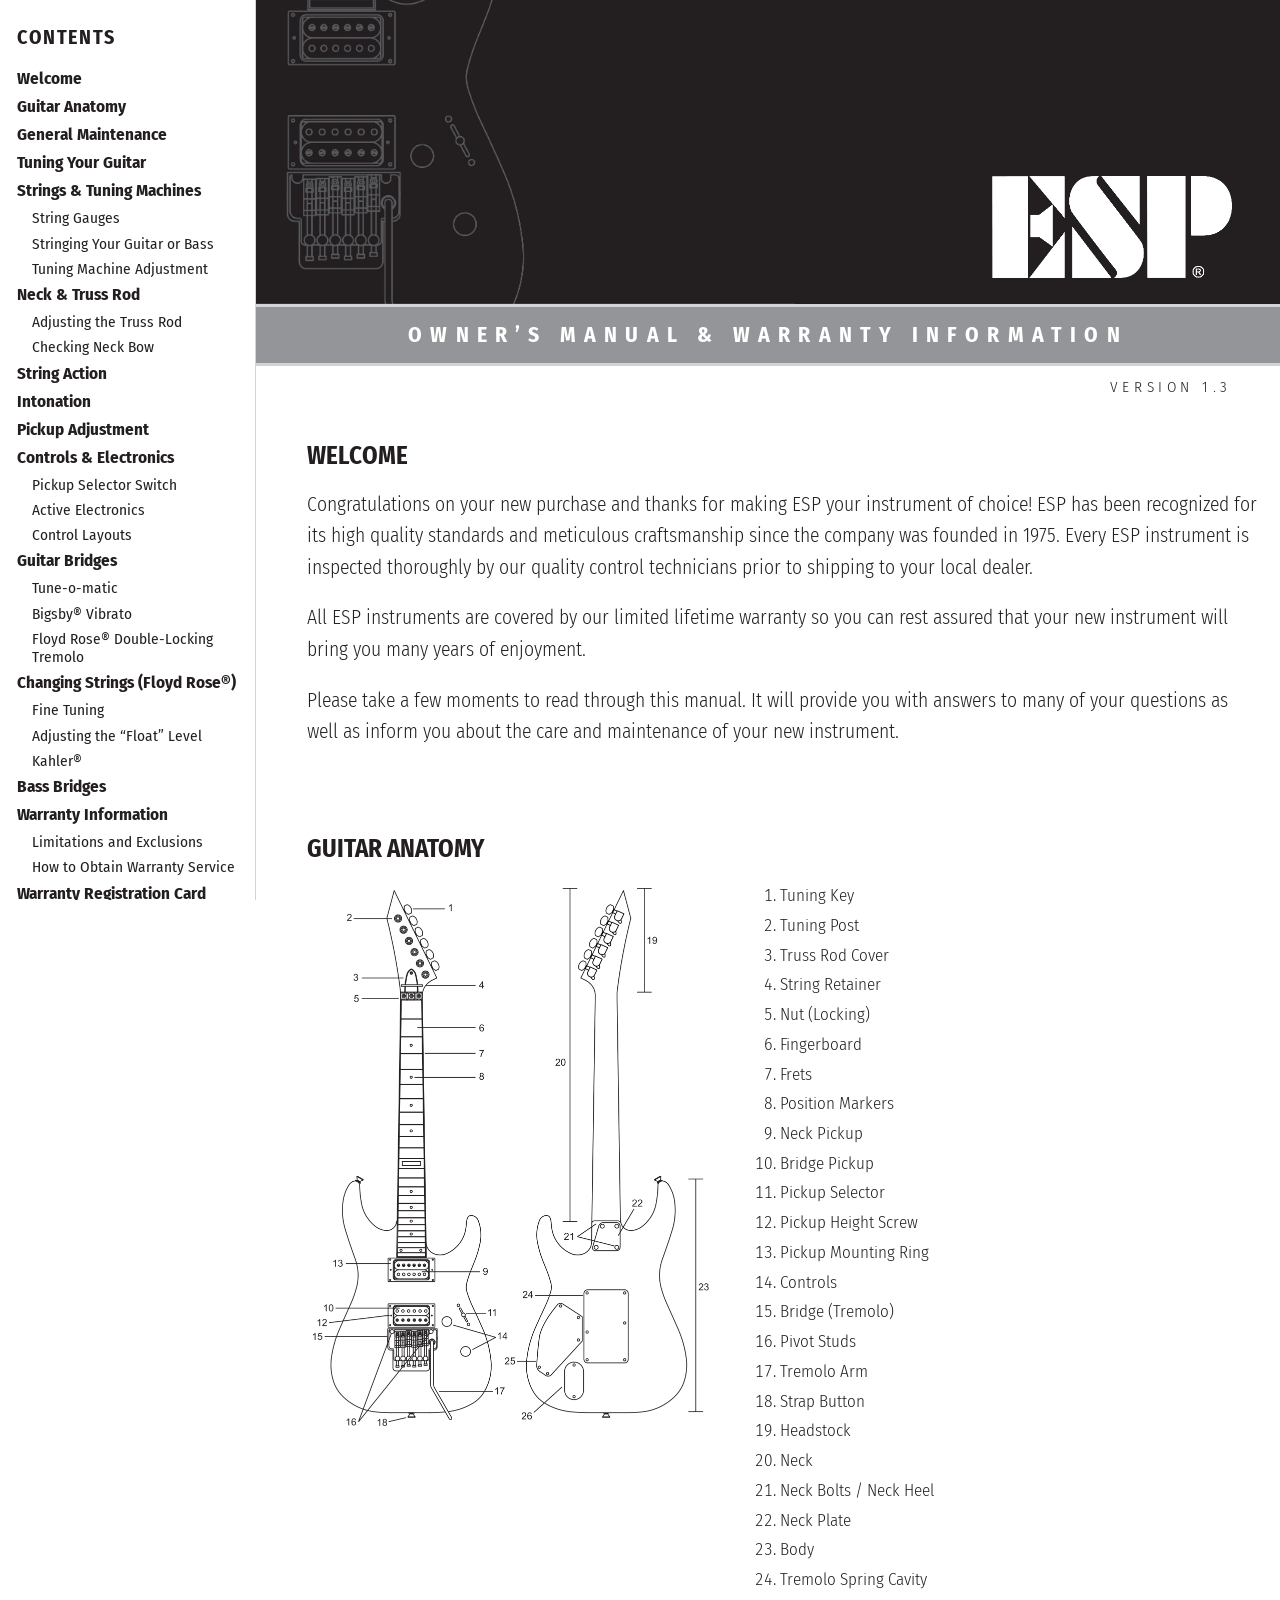
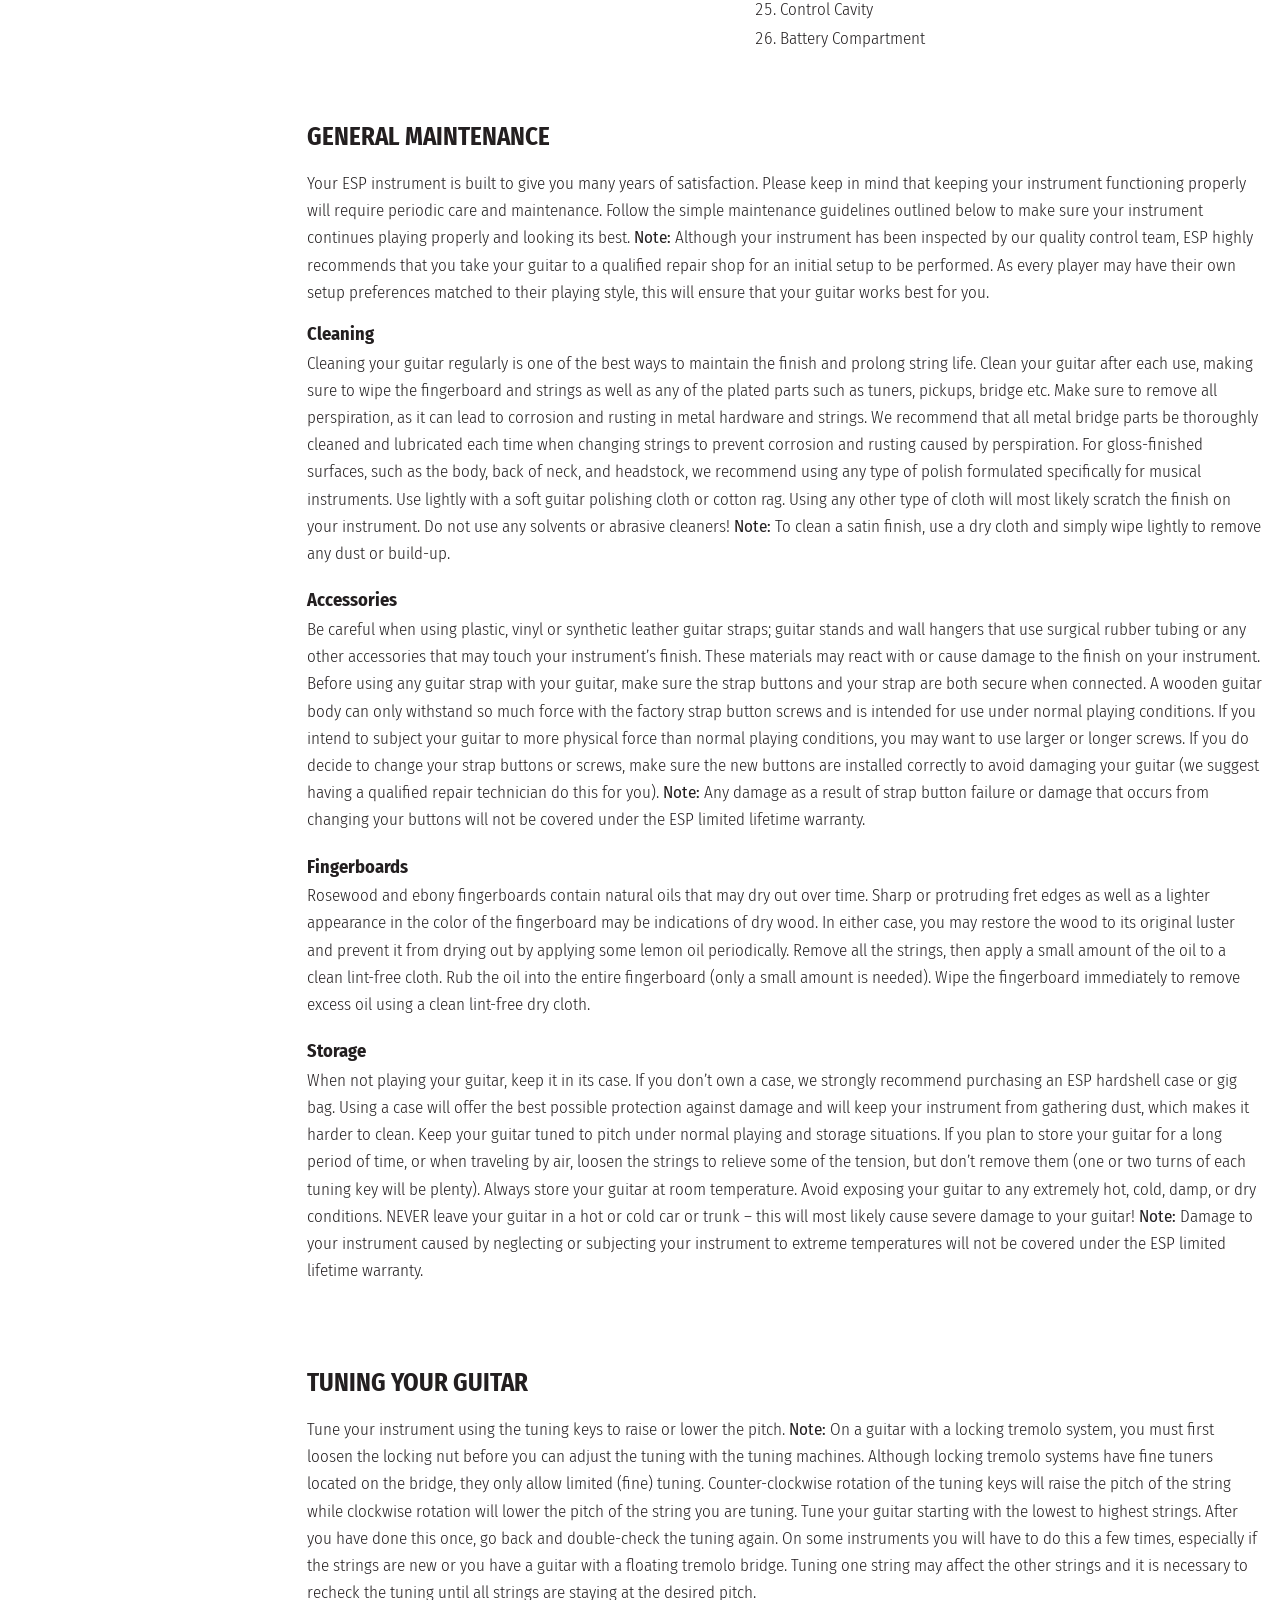
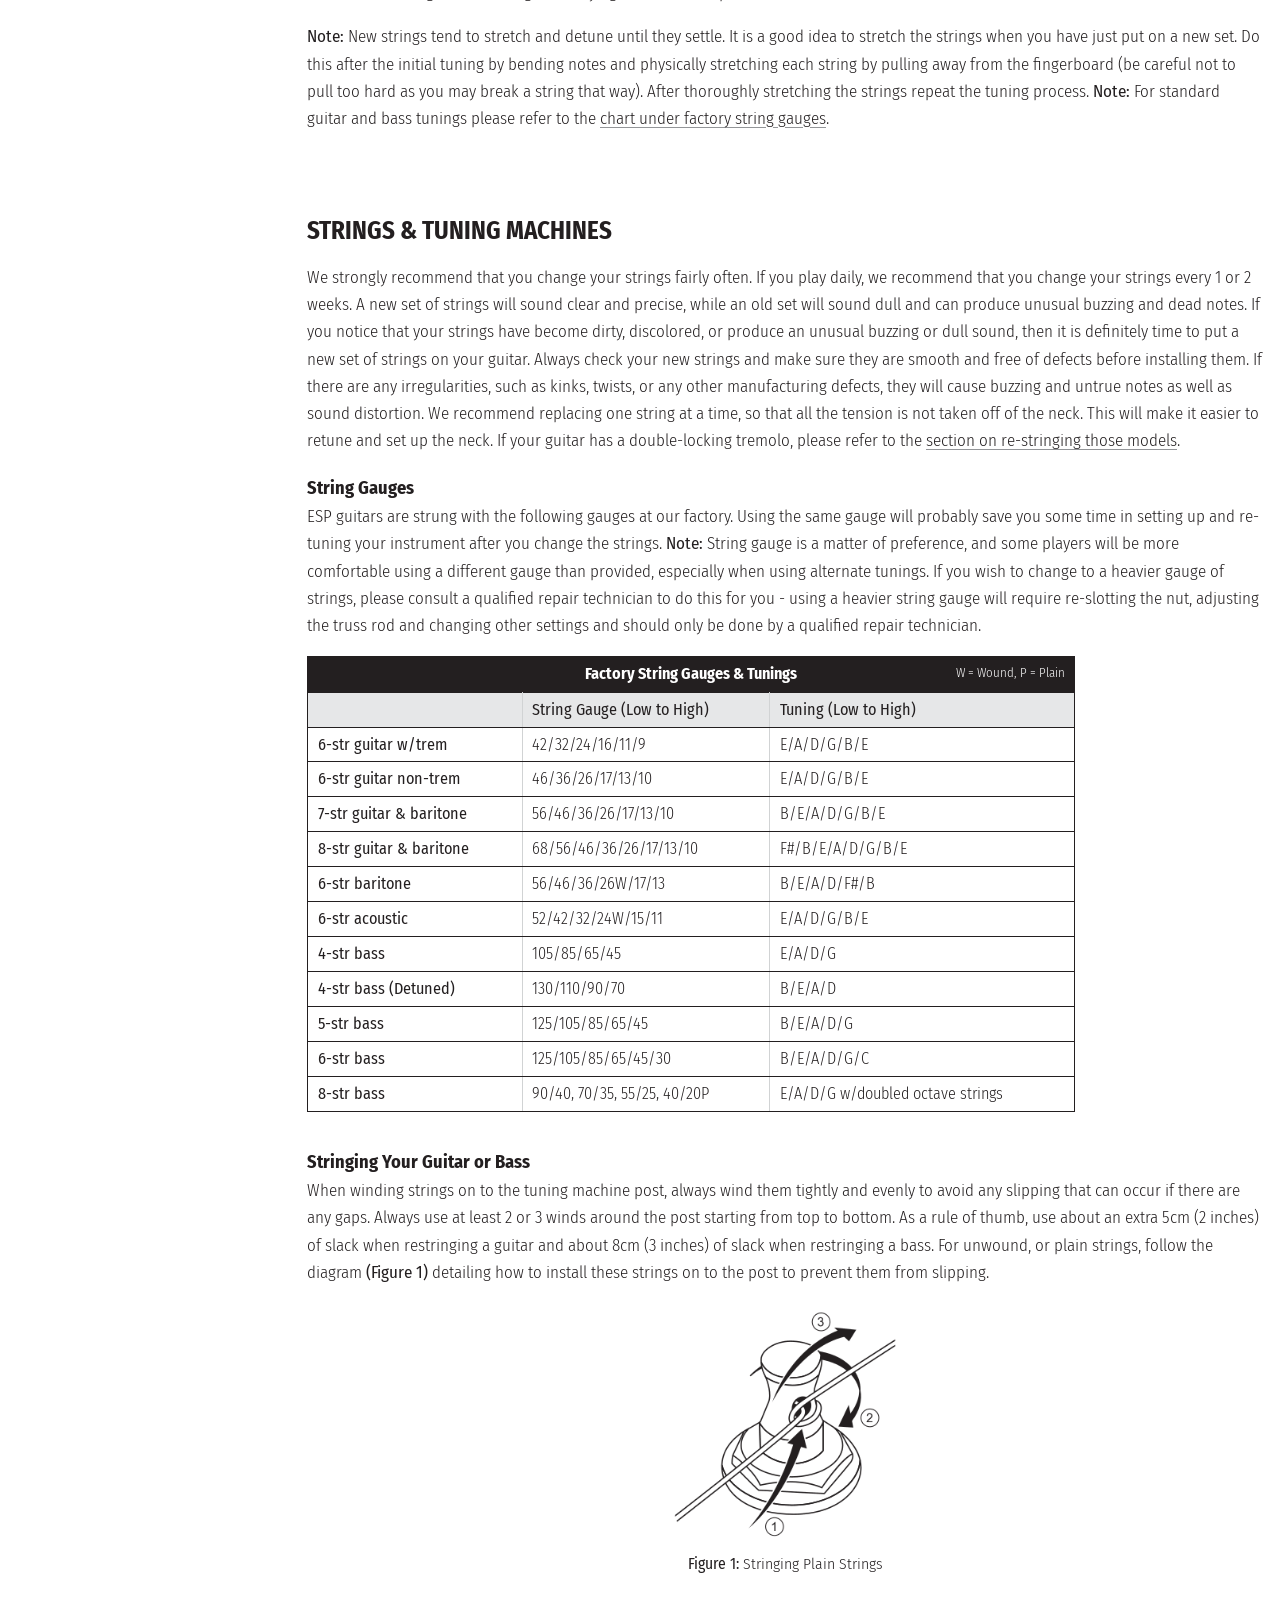
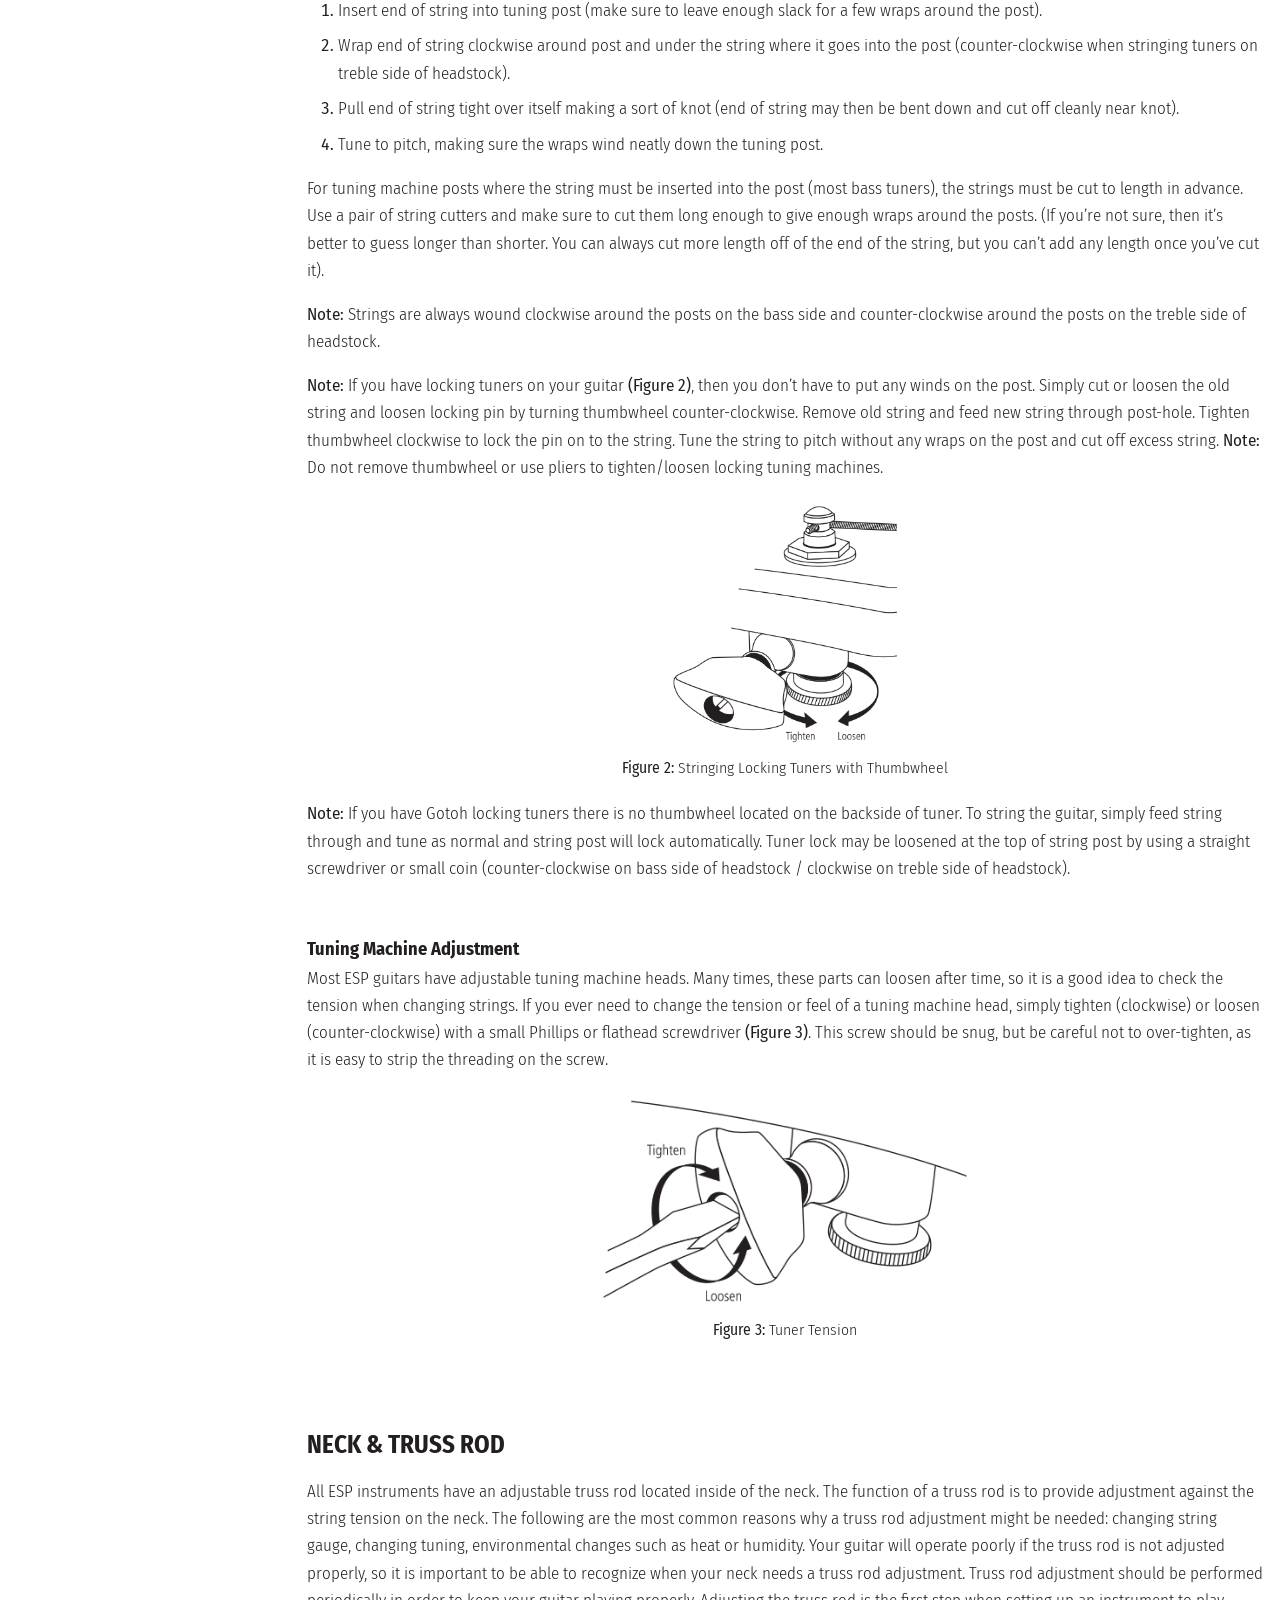
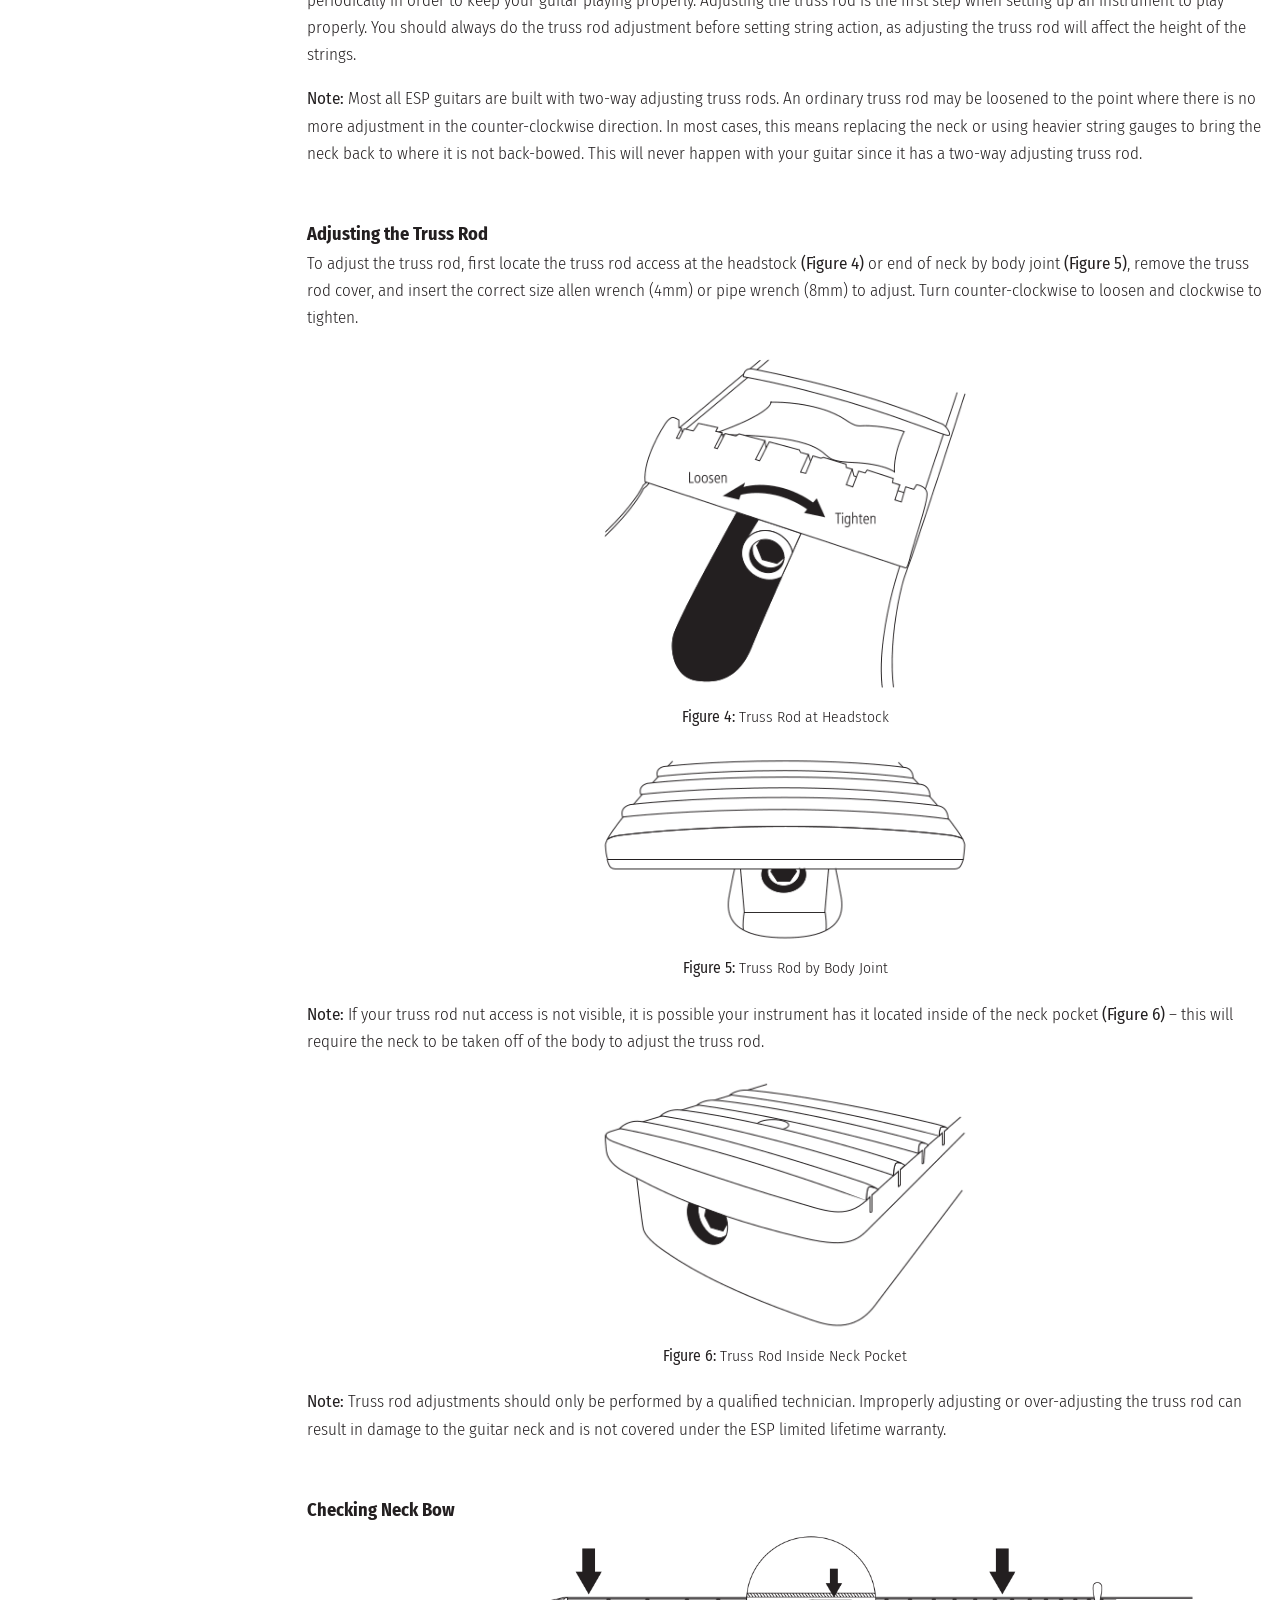
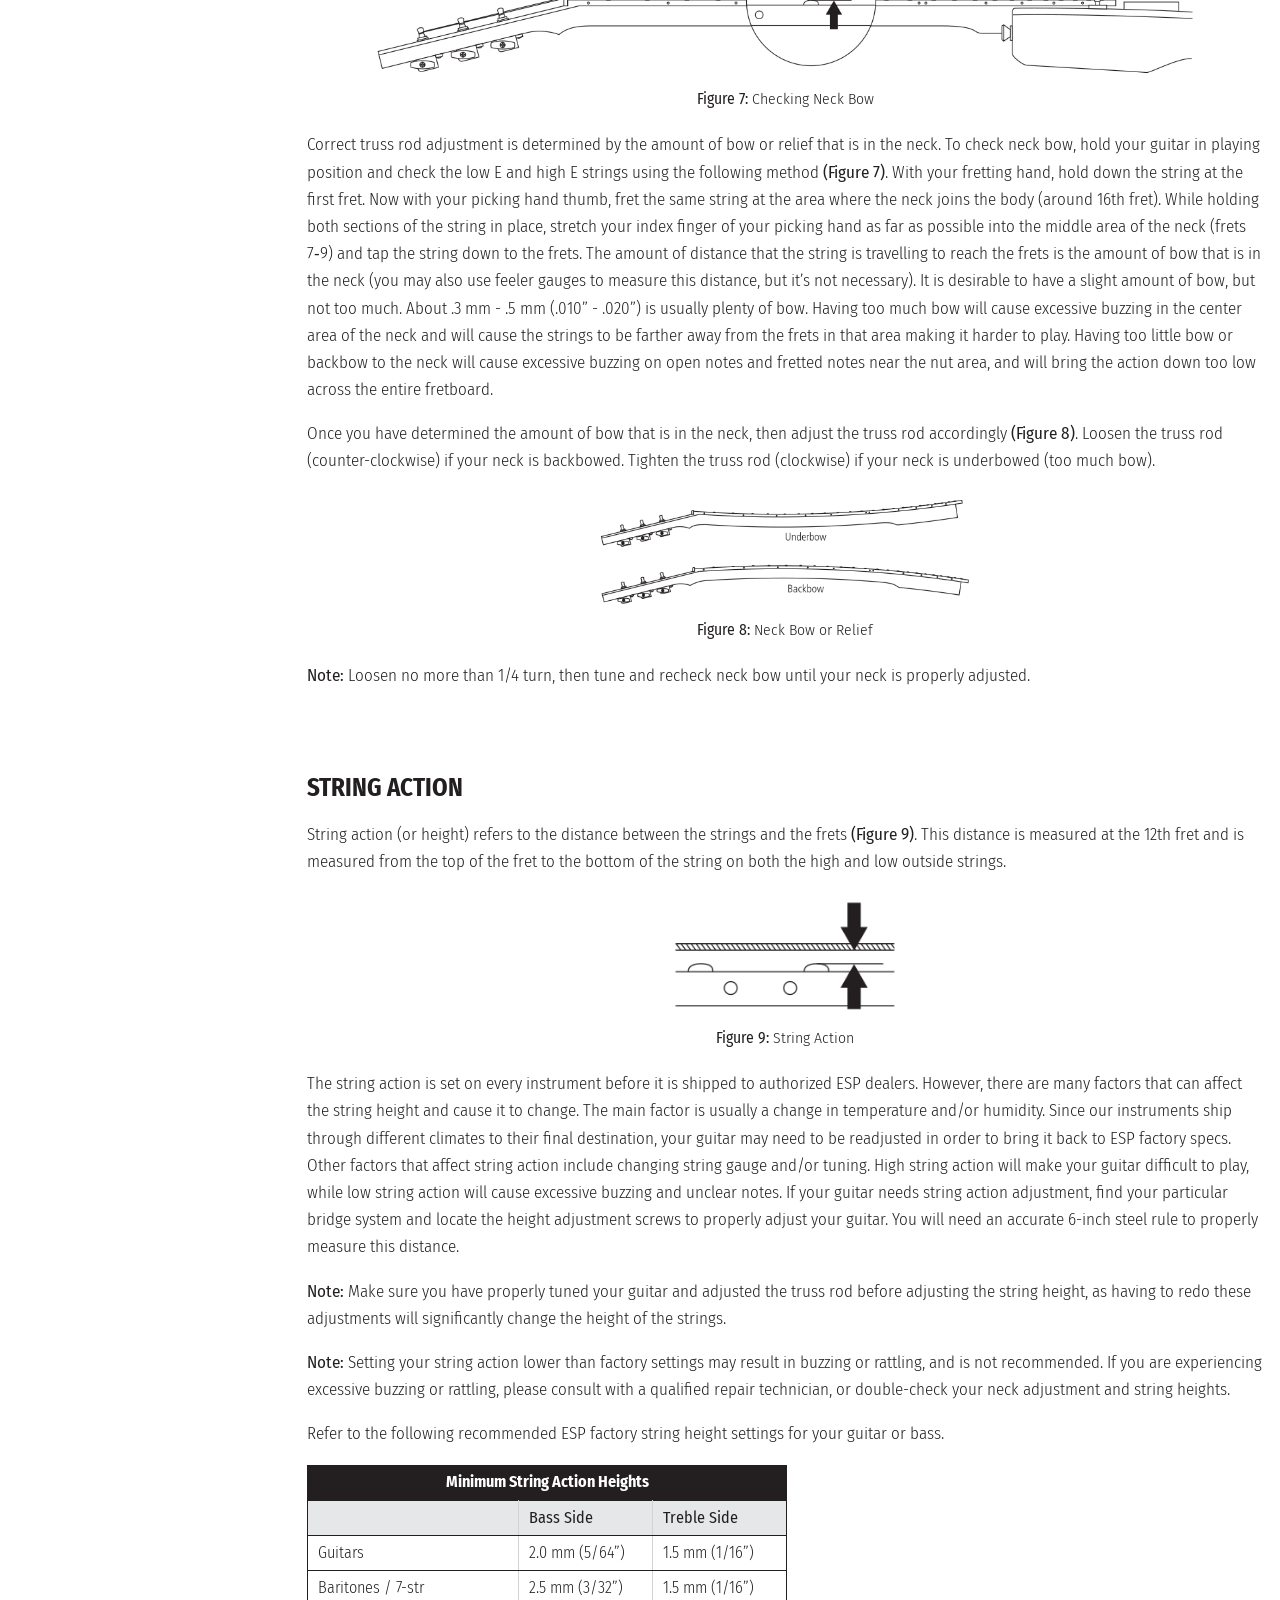
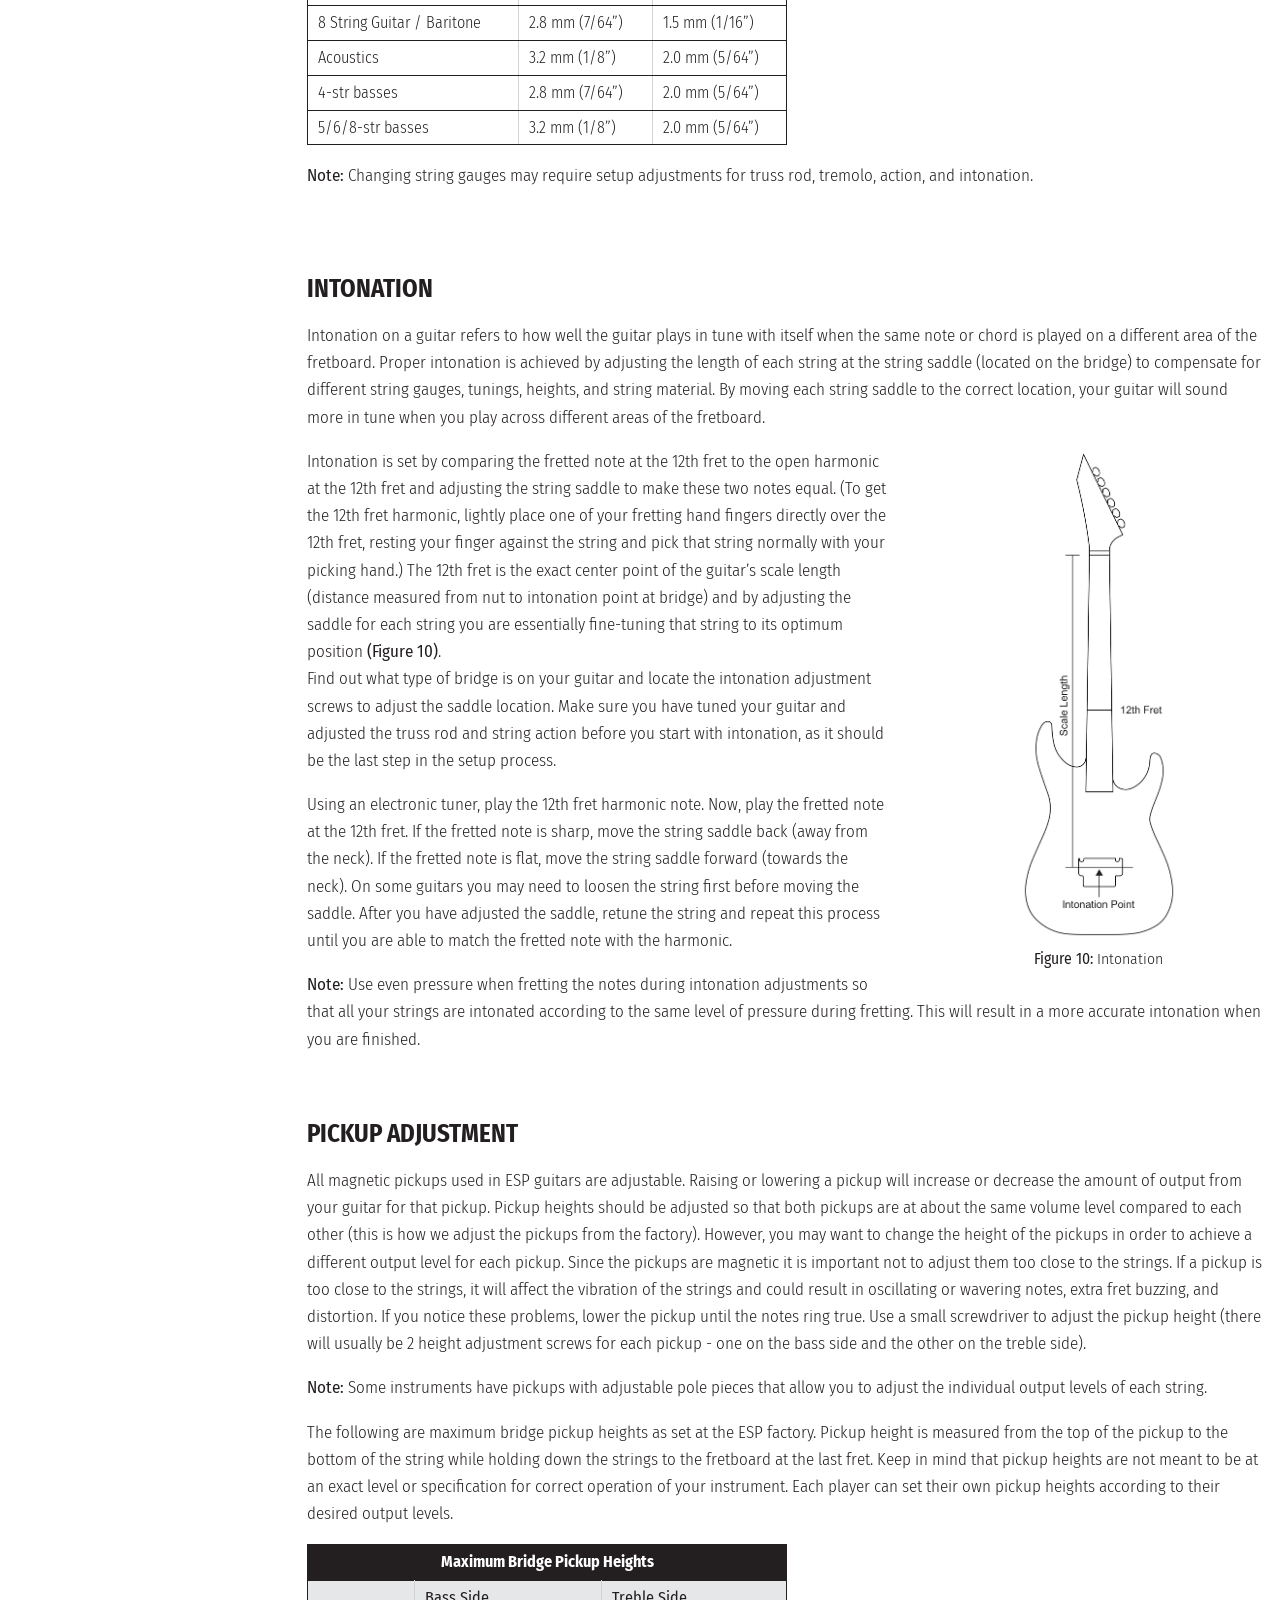
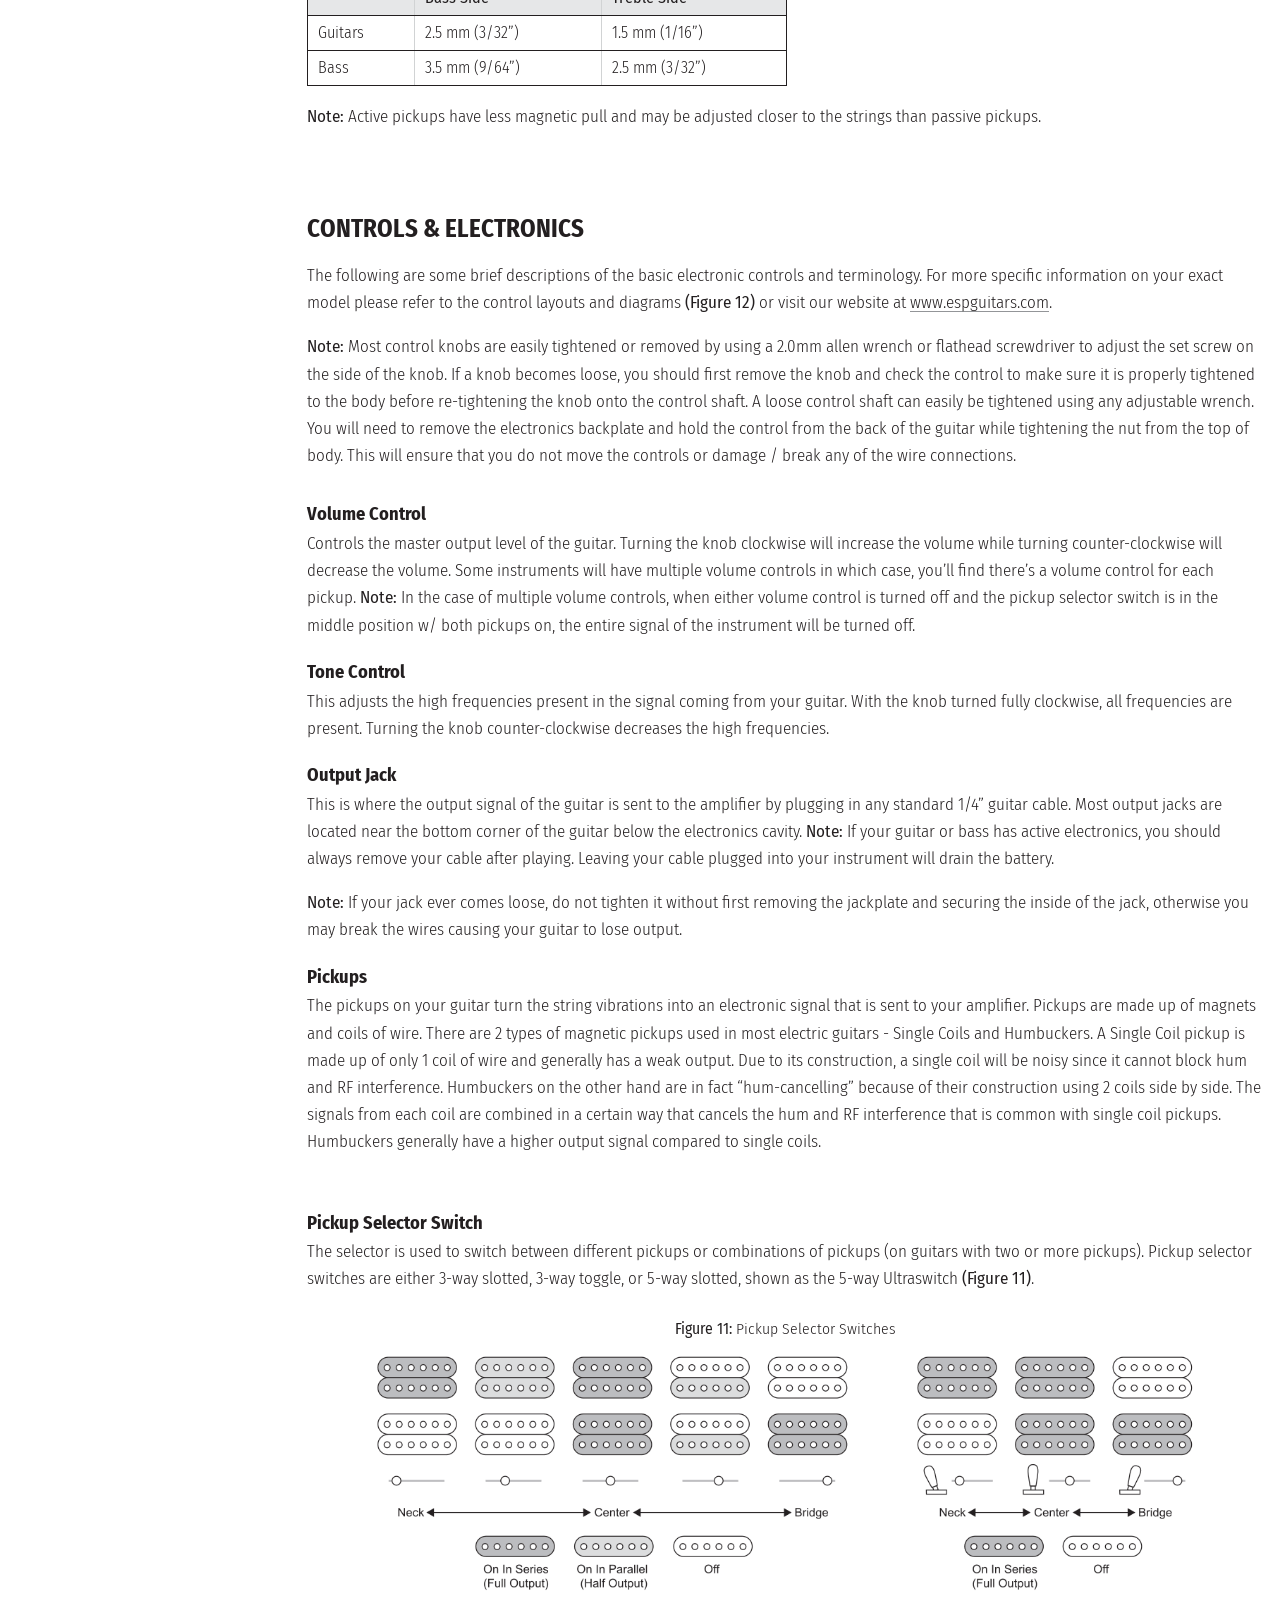
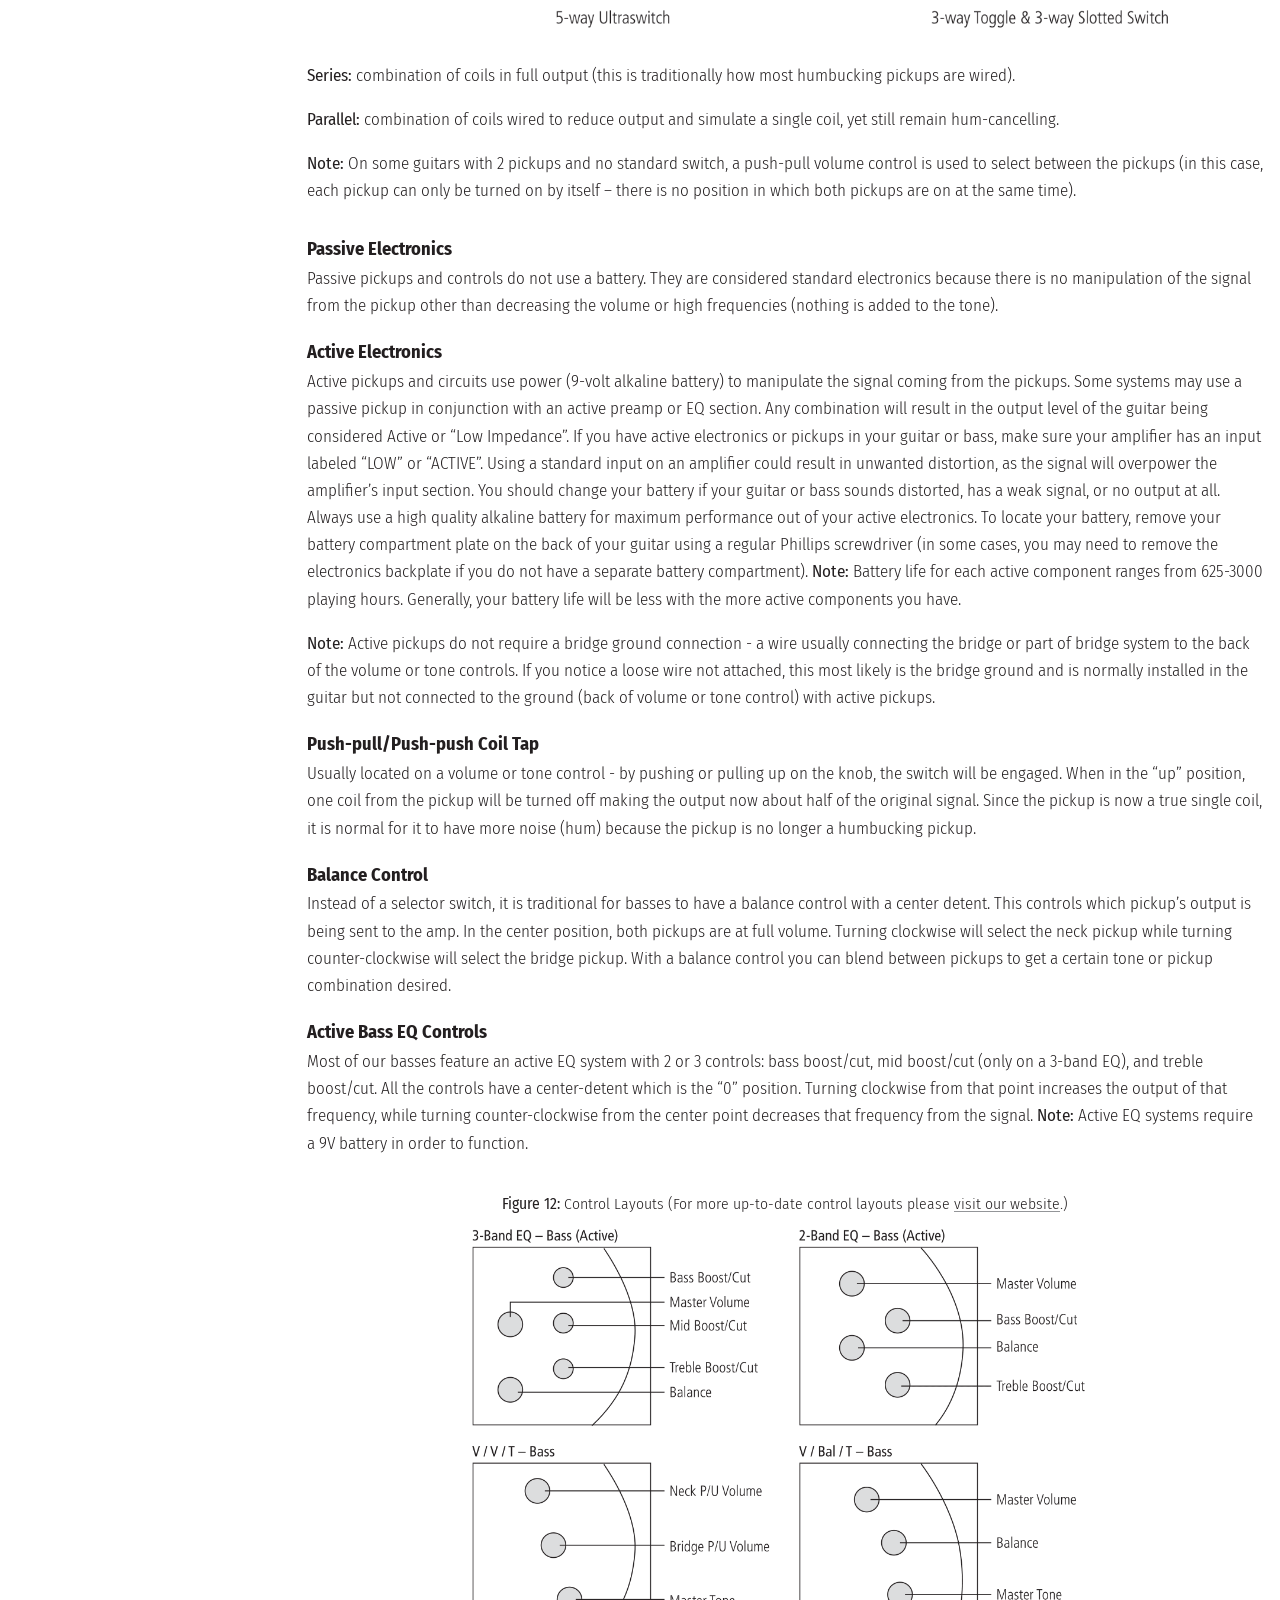
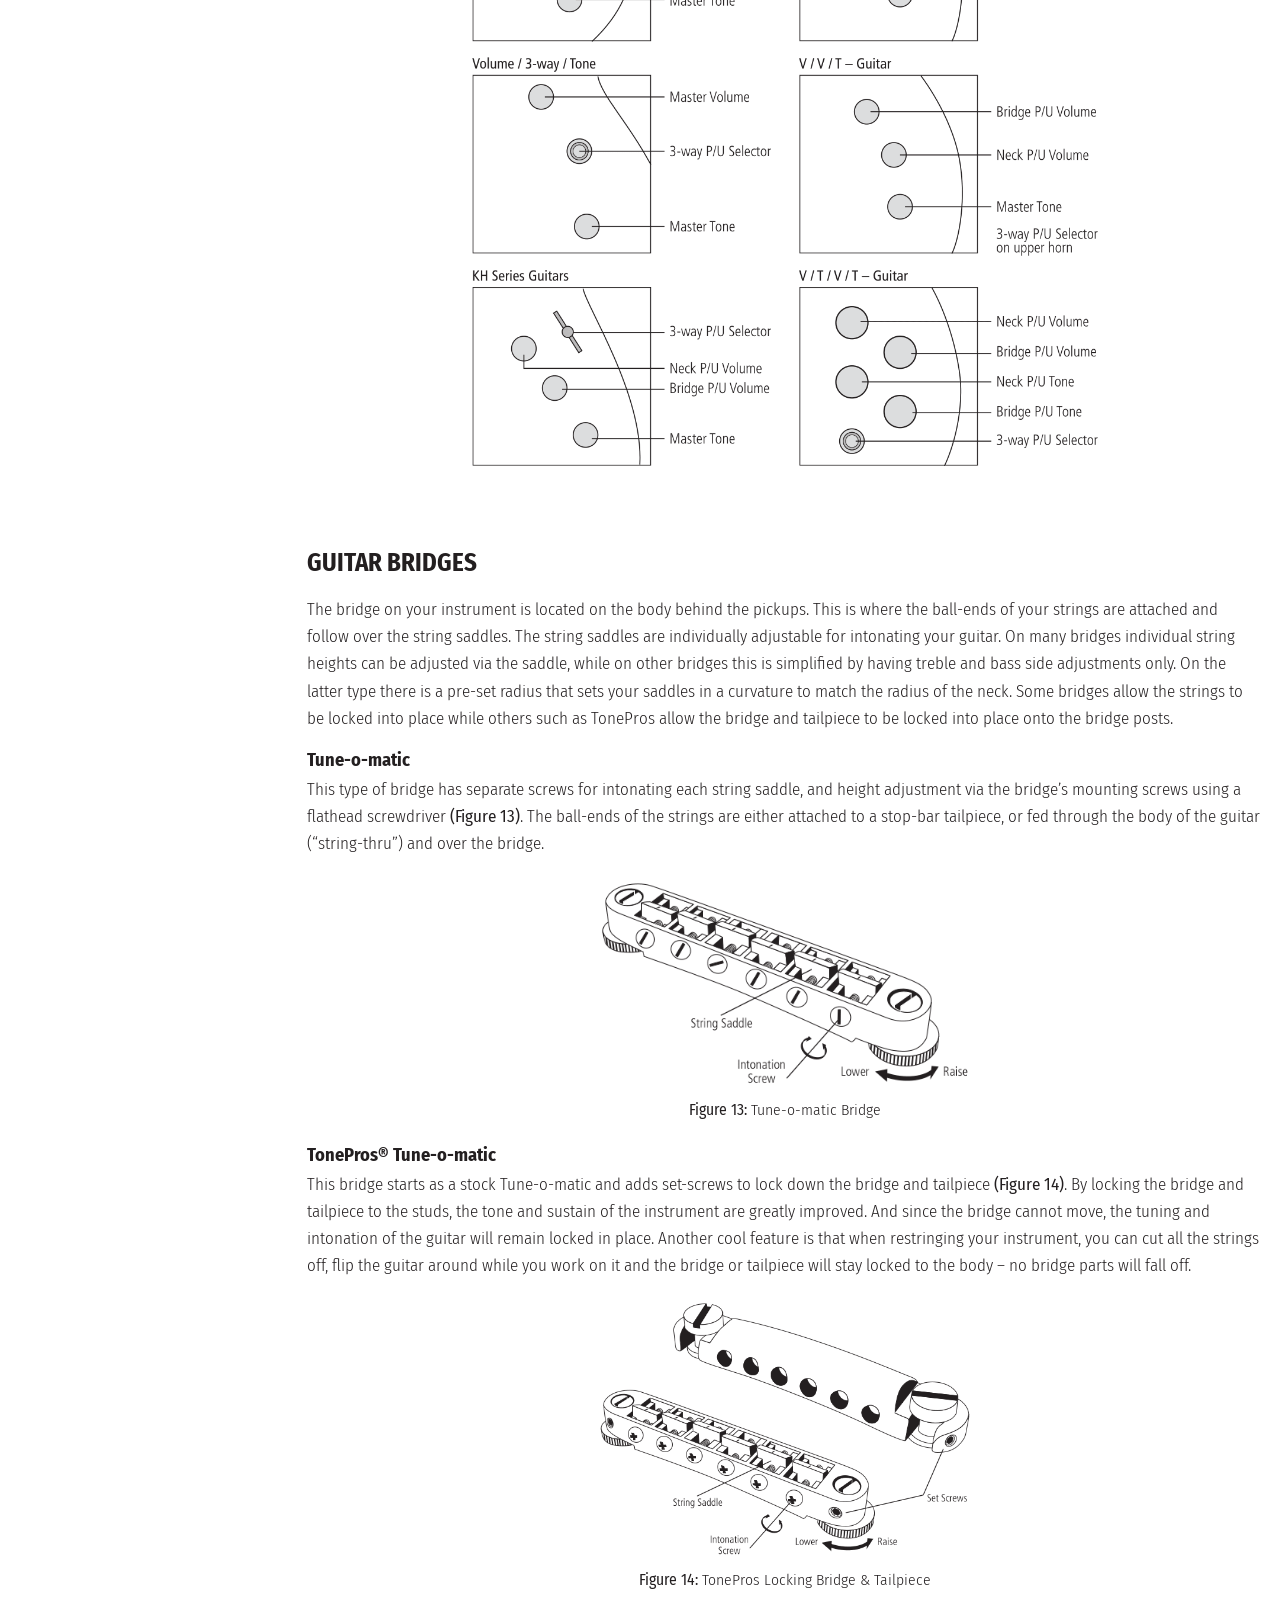
<file: esp-owners-manual/index.html>
<!DOCTYPE html>
<html lang="en">
  <head>
    <meta charset="UTF-8" />
    <meta name="viewport" content="width=device-width, initial-scale=1.0" />
    <link rel="stylesheet" href="style.css" />
    <title>ESP Guitars Owner’s Manual &amp; Warranty Information</title>
  </head>
  <body>
    <nav id="side-nav">
      <header>
        <div class="nav-container">
          <h3>Contents</h3>
          <h4><a href="#intro">Welcome</a></h4>
          <h4><a href="#guitar-anatomy">Guitar Anatomy</a></h4>
          <h4><a href="#general-maintenance">General Maintenance</a></h4>
          <h4><a href="#tuning-your-guitar">Tuning Your Guitar</a></h4>
          <h4><a href="#strings-and-tuning-machines">Strings &amp; Tuning Machines</a></h4>
          <h5><a href="#string-gauges">String Gauges</a></h5>
          <h5><a href="#stringing">Stringing Your Guitar or Bass</a></h5>
          <h5><a href="#tuning-machine-adjustment">Tuning Machine Adjustment</a></h5>
          <h4><a href="#neck-and-truss-rod">Neck &amp; Truss Rod</a></h4>
          <h5><a href="#adjusting-the-truss-rod">Adjusting the Truss Rod</a></h5>
          <h5><a href="#checking-neck-bow">Checking Neck Bow</a></h5>
          <h4><a href="#string-action">String Action</a></h4>
          <h4><a href="#intonation">Intonation</a></h4>
          <h4><a href="#pickup-adjustment">Pickup Adjustment</a></h4>
          <h4><a href="#controls-and-electronics">Controls &amp; Electronics</a></h4>
          <h5><a href="#pickup-selector-switch">Pickup Selector Switch</a></h5>
          <h5><a href="#active-electronics">Active Electronics</a></h5>
          <h5><a href="#control-layouts">Control Layouts</a></h5>
          <h4><a href="#guitar-bridges">Guitar Bridges</a></h4>
          <h5><a href="#tune-o-matic">Tune-o-matic</a></h5>
          <h5><a href="#bigsby-vibrato">Bigsby® Vibrato</a></h5>
          <h5><a href="#floyd-rose">Floyd Rose® Double-Locking Tremolo</a></h5>
          <h4><a href="#changing-strings">Changing Strings (Floyd Rose®)</a></h4>
          <h5><a href="#fine-tuning">Fine Tuning</a></h5>
          <h5><a href="#float-level">Adjusting the “Float” Level</a></h5>
          <h5><a href="#kahler">Kahler®</a></h5>
          <h4><a href="#bass-bridges">Bass Bridges</a></h4>
          <h4><a href="#warranty">Warranty Information</a></h4>
          <h5><a href="#limitations-and-exclusions">Limitations and Exclusions</a></h5>
          <h5><a href="#warranty-service">How to Obtain Warranty Service</a></h5>
          <h4><a href="#registration-card">Warranty Registration Card</a></h4>
        </div>
      </header>
    </nav>
    <main id="main-doc">
      <div id="masthead">
        <div class="cover-panel">
          <h1><img src="Images/esp-logo-white.png" alt="ESP" width="475" height="203" /></h1>
        </div>
        <p class="cover-band">Owner’s Manual &amp; Warranty Information</p>
        <p class="cover-version">VERSION 1.3</p>
      </div>

      <section>
        <div class="flex-container">
          <div class="half-container flow">
            <header><h2 id="intro">Welcome</h2></header>
            <div class="topic intro">
              <p>Congratulations on your new purchase and thanks for making ESP your instrument of choice! ESP has been recognized for its high quality standards and meticulous craftsmanship since the company was founded in 1975. Every ESP instrument is inspected thoroughly by our quality control technicians prior to shipping to your local dealer.</p>
              <p>All ESP instruments are covered by our limited lifetime warranty so you can rest assured that your new instrument will bring you many years of enjoyment.</p>
              <p>Please take a few moments to read through this manual. It will provide you with answers to many of your questions as well as inform you about the care and maintenance of your new instrument.</p>
            </div>
          </div>
          <div id="toc-mobile" class="half-container">
            <h2>Contents</h2>
            <h4><a href="#intro">Welcome</a></h4>
            <h4><a href="#guitar-anatomy">Guitar Anatomy</a></h4>
            <h4><a href="#general-maintenance">General Maintenance</a></h4>
            <h4><a href="#tuning-your-guitar">Tuning Your Guitar</a></h4>
            <h4><a href="#strings-and-tuning-machines">Strings &amp; Tuning Machines</a></h4>
            <h5><a href="#string-gauges">String Gauges</a></h5>
            <h5><a href="#stringing">Stringing Your Guitar or Bass</a></h5>
            <h5><a href="#tuning-machine-adjustment">Tuning Machine Adjustment</a></h5>
            <h4><a href="#neck-and-truss-rod">Neck &amp; Truss Rod</a></h4>
            <h5><a href="#adjusting-the-truss-rod">Adjusting the Truss Rod</a></h5>
            <h5><a href="#checking-neck-bow">Checking Neck Bow</a></h5>
            <h4><a href="#string-action">String Action</a></h4>
            <h4><a href="#intonation">Intonation</a></h4>
            <h4><a href="#pickup-adjustment">Pickup Adjustment</a></h4>
            <h4><a href="#controls-and-electronics">Controls &amp; Electronics</a></h4>
            <h5><a href="#pickup-selector-switch">Pickup Selector Switch</a></h5>
            <h5><a href="#active-electronics">Active Electronics</a></h5>
            <h5><a href="#control-layouts">Control Layouts</a></h5>
            <h4><a href="#guitar-bridges">Guitar Bridges</a></h4>
            <h5><a href="#tune-o-matic">Tune-o-matic</a></h5>
            <h5><a href="#bigsby-vibrato">Bigsby® Vibrato</a></h5>
            <h5><a href="#floyd-rose">Floyd Rose® Double-Locking Tremolo</a></h5>
            <h4><a href="#changing-strings">Changing Strings (Floyd Rose®)</a></h4>
            <h5><a href="#fine-tuning">Fine Tuning</a></h5>
            <h5><a href="#float-level">Adjusting the “Float” Level</a></h5>
            <h5><a href="#kahler">Kahler®</a></h5>
            <h4><a href="#bass-bridges">Bass Bridges</a></h4>
            <h4><a href="#warranty">Warranty Information</a></h4>
            <h5><a href="#limitations-and-exclusions">Limitations and Exclusions</a></h5>
            <h5><a href="#warranty-service">How to Obtain Warranty Service</a></h5>
            <h4><a href="#registration-card">Warranty Registration Card</a></h4>
          </div>
        </div>
      </section>

      <section>
        <div class="flex-container">
          <div class="half-container flow">
            <header><h2 id="guitar-anatomy">Guitar Anatomy</h2></header>
            <div class="topic">
              <div class="anatomy">
                <figure id="anatomy-diagram">
                  <img src="Images/guitar-anatomy.png" alt="Front and back views of an ESP guitar with numbered pointers 1 to 26 to the parts listed in the key; brackets on the back view mark the headstock (19), neck (20) and body (23)" width="815" height="1099" loading="lazy" />
                </figure>
                <ol>
                  <li>Tuning Key</li>
                  <li>Tuning Post</li>
                  <li>Truss Rod Cover</li>
                  <li>String Retainer</li>
                  <li>Nut (Locking)</li>
                  <li>Fingerboard</li>
                  <li>Frets</li>
                  <li>Position Markers</li>
                  <li>Neck Pickup</li>
                  <li>Bridge Pickup</li>
                  <li>Pickup Selector</li>
                  <li>Pickup Height Screw</li>
                  <li>Pickup Mounting Ring</li>
                  <li>Controls</li>
                  <li>Bridge (Tremolo)</li>
                  <li>Pivot Studs</li>
                  <li>Tremolo Arm</li>
                  <li>Strap Button</li>
                  <li>Headstock</li>
                  <li>Neck</li>
                  <li>Neck Bolts / Neck Heel</li>
                  <li>Neck Plate</li>
                  <li>Body</li>
                  <li>Tremolo Spring Cavity</li>
                  <li>Control Cavity</li>
                  <li>Battery Compartment</li>
                </ol>
              </div>
            </div>
          </div>
        </div>
      </section>

      <section>
        <div class="flex-container">
          <div class="half-container flow">
            <header><h2 id="general-maintenance">General Maintenance</h2></header>
            <div class="topic no-columns">
              <p>Your ESP instrument is built to give you many years of satisfaction. Please keep in mind that keeping your instrument functioning properly will require periodic care and maintenance. Follow the simple maintenance guidelines outlined below to make sure your instrument continues playing properly and looking its best. <strong>Note:</strong> Although your instrument has been inspected by our quality control team, ESP highly recommends that you take your guitar to a qualified repair shop for an initial setup to be performed. As every player may have their own setup preferences matched to their playing style, this will ensure that your guitar works best for you.</p>
            </div>
            <div class="topic-group">
              <div class="topic level-3">
                <h3 id="cleaning">Cleaning</h3>
                <p>Cleaning your guitar regularly is one of the best ways to maintain the finish and prolong string life. Clean your guitar after each use, making sure to wipe the fingerboard and strings as well as any of the plated parts such as tuners, pickups, bridge etc. Make sure to remove all perspiration, as it can lead to corrosion and rusting in metal hardware and strings. We recommend that all metal bridge parts be thoroughly cleaned and lubricated each time when changing strings to prevent corrosion and rusting caused by perspiration. For gloss-finished surfaces, such as the body, back of neck, and headstock, we recommend using any type of polish formulated specifically for musical instruments. Use lightly with a soft guitar polishing cloth or cotton rag. Using any other type of cloth will most likely scratch the finish on your instrument. Do not use any solvents or abrasive cleaners! <strong>Note:</strong> To clean a satin finish, use a dry cloth and simply wipe lightly to remove any dust or build-up.</p>
              </div>
              <div class="topic level-3">
                <h3 id="accessories">Accessories</h3>
                <p>Be careful when using plastic, vinyl or synthetic leather guitar straps; guitar stands and wall hangers that use surgical rubber tubing or any other accessories that may touch your instrument’s finish. These materials may react with or cause damage to the finish on your instrument. Before using any guitar strap with your guitar, make sure the strap buttons and your strap are both secure when connected. A wooden guitar body can only withstand so much force with the factory strap button screws and is intended for use under normal playing conditions. If you intend to subject your guitar to more physical force than normal playing conditions, you may want to use larger or longer screws. If you do decide to change your strap buttons or screws, make sure the new buttons are installed correctly to avoid damaging your guitar (we suggest having a qualified repair technician do this for you). <strong>Note:</strong> Any damage as a result of strap button failure or damage that occurs from changing your buttons will not be covered under the ESP limited lifetime warranty.</p>
              </div>
              <div class="topic level-3">
                <h3 id="fingerboards">Fingerboards</h3>
                <p>Rosewood and ebony fingerboards contain natural oils that may dry out over time. Sharp or protruding fret edges as well as a lighter appearance in the color of the fingerboard may be indications of dry wood. In either case, you may restore the wood to its original luster and prevent it from drying out by applying some lemon oil periodically. Remove all the strings, then apply a small amount of the oil to a clean lint-free cloth. Rub the oil into the entire fingerboard (only a small amount is needed). Wipe the fingerboard immediately to remove excess oil using a clean lint-free dry cloth.</p>
              </div>
              <div class="topic level-3">
                <h3 id="storage">Storage</h3>
                <p>When not playing your guitar, keep it in its case. If you don’t own a case, we strongly recommend purchasing an ESP hardshell case or gig bag. Using a case will offer the best possible protection against damage and will keep your instrument from gathering dust, which makes it harder to clean. Keep your guitar tuned to pitch under normal playing and storage situations. If you plan to store your guitar for a long period of time, or when traveling by air, loosen the strings to relieve some of the tension, but don’t remove them (one or two turns of each tuning key will be plenty). Always store your guitar at room temperature. Avoid exposing your guitar to any extremely hot, cold, damp, or dry conditions. NEVER leave your guitar in a hot or cold car or trunk – this will most likely cause severe damage to your guitar! <strong>Note:</strong> Damage to your instrument caused by neglecting or subjecting your instrument to extreme temperatures will not be covered under the ESP limited lifetime warranty.</p>
              </div>
            </div>
          </div>
        </div>
      </section>

      <section>
        <div class="flex-container">
          <div class="half-container flow">
            <header><h2 id="tuning-your-guitar">Tuning Your Guitar</h2></header>
            <div class="topic">
              <p>Tune your instrument using the tuning keys to raise or lower the pitch. <strong>Note:</strong> On a guitar with a locking tremolo system, you must first loosen the locking nut before you can adjust the tuning with the tuning machines. Although locking tremolo systems have fine tuners located on the bridge, they only allow limited (fine) tuning. Counter-clockwise rotation of the tuning keys will raise the pitch of the string while clockwise rotation will lower the pitch of the string you are tuning. Tune your guitar starting with the lowest to highest strings. After you have done this once, go back and double-check the tuning again. On some instruments you will have to do this a few times, especially if the strings are new or you have a guitar with a floating tremolo bridge. Tuning one string may affect the other strings and it is necessary to recheck the tuning until all strings are staying at the desired pitch.</p>
              <p><strong>Note:</strong> New strings tend to stretch and detune until they settle. It is a good idea to stretch the strings when you have just put on a new set. Do this after the initial tuning by bending notes and physically stretching each string by pulling away from the fingerboard (be careful not to pull too hard as you may break a string that way). After thoroughly stretching the strings repeat the tuning process. <strong>Note:</strong> For standard guitar and bass tunings please refer to the <a href="#string-gauges">chart under factory string gauges</a>.</p>
            </div>
          </div>
        </div>
      </section>

      <section>
        <div class="flex-container">
          <div class="half-container flow">
            <header><h2 id="strings-and-tuning-machines">Strings &amp; Tuning Machines</h2></header>
            <div class="topic no-columns">
              <p>We strongly recommend that you change your strings fairly often. If you play daily, we recommend that you change your strings every 1 or 2 weeks. A new set of strings will sound clear and precise, while an old set will sound dull and can produce unusual buzzing and dead notes. If you notice that your strings have become dirty, discolored, or produce an unusual buzzing or dull sound, then it is definitely time to put a new set of strings on your guitar. Always check your new strings and make sure they are smooth and free of defects before installing them. If there are any irregularities, such as kinks, twists, or any other manufacturing defects, they will cause buzzing and untrue notes as well as sound distortion. We recommend replacing one string at a time, so that all the tension is not taken off of the neck. This will make it easier to retune and set up the neck. If your guitar has a double-locking tremolo, please refer to the <a href="#changing-strings">section on re-stringing those models</a>.</p>
            </div>
            <div class="topic level-3 no-columns">
              <h3 id="string-gauges">String Gauges</h3>
              <p>ESP guitars are strung with the following gauges at our factory. Using the same gauge will probably save you some time in setting up and re-tuning your instrument after you change the strings. <strong>Note:</strong> String gauge is a matter of preference, and some players will be more comfortable using a different gauge than provided, especially when using alternate tunings. If you wish to change to a heavier gauge of strings, please consult a qualified repair technician to do this for you - using a heavier string gauge will require re-slotting the nut, adjusting the truss rod and changing other settings and should only be done by a qualified repair technician.</p>
              <div class="table-scroll table-wide">
                <table class="doc-table">
                  <caption>Factory String Gauges &amp; Tunings <small>W = Wound, P = Plain</small></caption>
                  <thead><tr><th scope="col"><span class="visually-hidden">Instrument</span></th><th scope="col">String Gauge (Low to High)</th><th scope="col">Tuning (Low to High)</th></tr></thead>
                  <tbody>
                    <tr><th scope="row">6-str guitar w/trem</th><td>42/32/24/16/11/9</td><td>E/A/D/G/B/E</td></tr>
                    <tr><th scope="row">6-str guitar non-trem</th><td>46/36/26/17/13/10</td><td>E/A/D/G/B/E</td></tr>
                    <tr><th scope="row">7-str guitar &amp; baritone</th><td>56/46/36/26/17/13/10</td><td>B/E/A/D/G/B/E</td></tr>
                    <tr><th scope="row">8-str guitar &amp; baritone</th><td>68/56/46/36/26/17/13/10</td><td>F#/B/E/A/D/G/B/E</td></tr>
                    <tr><th scope="row">6-str baritone</th><td>56/46/36/26W/17/13</td><td>B/E/A/D/F#/B</td></tr>
                    <tr><th scope="row">6-str acoustic</th><td>52/42/32/24W/15/11</td><td>E/A/D/G/B/E</td></tr>
                    <tr><th scope="row">4-str bass</th><td>105/85/65/45</td><td>E/A/D/G</td></tr>
                    <tr><th scope="row">4-str bass (Detuned)</th><td>130/110/90/70</td><td>B/E/A/D</td></tr>
                    <tr><th scope="row">5-str bass</th><td>125/105/85/65/45</td><td>B/E/A/D/G</td></tr>
                    <tr><th scope="row">6-str bass</th><td>125/105/85/65/45/30</td><td>B/E/A/D/G/C</td></tr>
                    <tr><th scope="row">8-str bass</th><td>90/40, 70/35, 55/25, 40/20P</td><td>E/A/D/G w/doubled octave strings</td></tr>
                  </tbody>
                </table>
              </div>
            </div>
            <div class="topic level-3">
              <h3 id="stringing">Stringing Your Guitar or Bass</h3>
              <div class="keep-together">
                <p>When winding strings on to the tuning machine post, always wind them tightly and evenly to avoid any slipping that can occur if there are any gaps. Always use at least 2 or 3 winds around the post starting from top to bottom. As a rule of thumb, use about an extra 5cm (2 inches) of slack when restringing a guitar and about 8cm (3 inches) of slack when restringing a bass. For unwound, or plain strings, follow the diagram <a class="fig-ref" href="#fig-1">(Figure 1)</a> detailing how to install these strings on to the post to prevent them from slipping.</p>
                <figure id="fig-1" class="fig-sm">
                  <img src="Images/fig01-stringing-plain-strings.png" alt="A plain string threaded through a tuning post: (1) string end into the post, (2) wrapped around the post and under the string, (3) pulled tight over itself" width="302" height="306" loading="lazy" />
                  <figcaption><b>Figure 1:</b> Stringing Plain Strings</figcaption>
                </figure>
              </div>
              <ol class="steps">
                <li>Insert end of string into tuning post (make sure to leave enough slack for a few wraps around the post).</li>
                <li>Wrap end of string clockwise around post and under the string where it goes into the post (counter-clockwise when stringing tuners on treble side of headstock).</li>
                <li>Pull end of string tight over itself making a sort of knot (end of string may then be bent down and cut off cleanly near knot).</li>
                <li>Tune to pitch, making sure the wraps wind neatly down the tuning post.</li>
              </ol>
              <p>For tuning machine posts where the string must be inserted into the post (most bass tuners), the strings must be cut to length in advance. Use a pair of string cutters and make sure to cut them long enough to give enough wraps around the posts. (If you’re not sure, then it’s better to guess longer than shorter. You can always cut more length off of the end of the string, but you can’t add any length once you’ve cut it).</p>
              <p><strong>Note:</strong> Strings are always wound clockwise around the posts on the bass side and counter-clockwise around the posts on the treble side of headstock.</p>
              <div class="keep-together">
                <p><strong>Note:</strong> If you have locking tuners on your guitar <a class="fig-ref" href="#fig-2">(Figure 2)</a>, then you don’t have to put any winds on the post. Simply cut or loosen the old string and loosen locking pin by turning thumbwheel counter-clockwise. Remove old string and feed new string through post-hole. Tighten thumbwheel clockwise to lock the pin on to the string. Tune the string to pitch without any wraps on the post and cut off excess string. <strong>Note:</strong> Do not remove thumbwheel or use pliers to tighten/loosen locking tuning machines.</p>
                <figure id="fig-2" class="fig-sm">
                  <img src="Images/fig02-locking-tuners.png" alt="Locking tuner seen from the back of the headstock: turning the thumbwheel one way tightens the locking pin, the other way loosens it" width="362" height="380" loading="lazy" />
                  <figcaption><b>Figure 2:</b> Stringing Locking Tuners with Thumbwheel</figcaption>
                </figure>
              </div>
              <p><strong>Note:</strong> If you have Gotoh locking tuners there is no thumbwheel located on the backside of tuner. To string the guitar, simply feed string through and tune as normal and string post will lock automatically. Tuner lock may be loosened at the top of string post by using a straight screwdriver or small coin (counter-clockwise on bass side of headstock / clockwise on treble side of headstock).</p>
            </div>
            <div class="topic level-3">
              <h3 id="tuning-machine-adjustment">Tuning Machine Adjustment</h3>
              <p>Most ESP guitars have adjustable tuning machine heads. Many times, these parts can loosen after time, so it is a good idea to check the tension when changing strings. If you ever need to change the tension or feel of a tuning machine head, simply tighten (clockwise) or loosen (counter-clockwise) with a small Phillips or flathead screwdriver <a class="fig-ref" href="#fig-3">(Figure 3)</a>. This screw should be snug, but be careful not to over-tighten, as it is easy to strip the threading on the screw.</p>
              <figure id="fig-3" class="fig-md">
                <img src="Images/fig03-tuner-tension.png" alt="Screwdriver in the tension screw on the tuner button: clockwise tightens, counter-clockwise loosens" width="441" height="254" loading="lazy" />
                <figcaption><b>Figure 3:</b> Tuner Tension</figcaption>
              </figure>
            </div>
          </div>
        </div>
      </section>

      <section>
        <div class="flex-container">
          <div class="half-container flow">
            <header><h2 id="neck-and-truss-rod">Neck &amp; Truss Rod</h2></header>
            <div class="topic">
              <p>All ESP instruments have an adjustable truss rod located inside of the neck. The function of a truss rod is to provide adjustment against the string tension on the neck. The following are the most common reasons why a truss rod adjustment might be needed: changing string gauge, changing tuning, environmental changes such as heat or humidity. Your guitar will operate poorly if the truss rod is not adjusted properly, so it is important to be able to recognize when your neck needs a truss rod adjustment. Truss rod adjustment should be performed periodically in order to keep your guitar playing properly. Adjusting the truss rod is the first step when setting up an instrument to play properly. You should always do the truss rod adjustment before setting string action, as adjusting the truss rod will affect the height of the strings.</p>
              <p><strong>Note:</strong> Most all ESP guitars are built with two-way adjusting truss rods. An ordinary truss rod may be loosened to the point where there is no more adjustment in the counter-clockwise direction. In most cases, this means replacing the neck or using heavier string gauges to bring the neck back to where it is not back-bowed. This will never happen with your guitar since it has a two-way adjusting truss rod.</p>
            </div>
            <div class="topic level-3">
              <h3 id="adjusting-the-truss-rod">Adjusting the Truss Rod</h3>
              <p>To adjust the truss rod, first locate the truss rod access at the headstock <a class="fig-ref" href="#fig-4">(Figure 4)</a> or end of neck by body joint <a class="fig-ref" href="#fig-5">(Figure 5)</a>, remove the truss rod cover, and insert the correct size allen wrench (4mm) or pipe wrench (8mm) to adjust. Turn counter-clockwise to loosen and clockwise to tighten.</p>
              <figure id="fig-4" class="fig-md">
                <img src="Images/fig04-truss-rod-headstock.png" alt="Allen wrench in the truss rod nut behind the nut at the headstock: turn one way to loosen, the other to tighten" width="412" height="376" loading="lazy" />
                <figcaption><b>Figure 4:</b> Truss Rod at Headstock</figcaption>
              </figure>
              <figure id="fig-5" class="fig-md">
                <img src="Images/fig05-truss-rod-body-joint.png" alt="Truss rod nut at the end of the fingerboard where the neck meets the body" width="405" height="212" loading="lazy" />
                <figcaption><b>Figure 5:</b> Truss Rod by Body Joint</figcaption>
              </figure>
              <div class="keep-together">
                <p><strong>Note:</strong> If your truss rod nut access is not visible, it is possible your instrument has it located inside of the neck pocket <a class="fig-ref" href="#fig-6">(Figure 6)</a> – this will require the neck to be taken off of the body to adjust the truss rod.</p>
                <figure id="fig-6" class="fig-md">
                  <img src="Images/fig06-truss-rod-neck-pocket.png" alt="Truss rod nut on the heel end of a removed neck, normally hidden inside the neck pocket" width="393" height="272" loading="lazy" />
                  <figcaption><b>Figure 6:</b> Truss Rod Inside Neck Pocket</figcaption>
                </figure>
              </div>
              <p><strong>Note:</strong> Truss rod adjustments should only be performed by a qualified technician. Improperly adjusting or over-adjusting the truss rod can result in damage to the guitar neck and is not covered under the ESP limited lifetime warranty.</p>
            </div>
            <div class="topic level-3">
              <h3 id="checking-neck-bow">Checking Neck Bow</h3>
              <figure id="fig-7" class="fig-xl">
                <img src="Images/fig07-checking-neck-bow.png" alt="Side view of the neck: the string held down at the first fret and where the neck joins the body, then tapped down in the middle of the neck to see the gap over the frets" width="1222" height="225" loading="lazy" />
                <figcaption><b>Figure 7:</b> Checking Neck Bow</figcaption>
              </figure>
              <p>Correct truss rod adjustment is determined by the amount of bow or relief that is in the neck. To check neck bow, hold your guitar in playing position and check the low E and high E strings using the following method <a class="fig-ref" href="#fig-7">(Figure 7)</a>. With your fretting hand, hold down the string at the first fret. Now with your picking hand thumb, fret the same string at the area where the neck joins the body (around 16th fret). While holding both sections of the string in place, stretch your index finger of your picking hand as far as possible into the middle area of the neck (frets 7‑9) and tap the string down to the frets. The amount of distance that the string is travelling to reach the frets is the amount of bow that is in the neck (you may also use feeler gauges to measure this distance, but it’s not necessary). It is desirable to have a slight amount of bow, but not too much. About .3 mm - .5 mm (.010” - .020”) is usually plenty of bow. Having too much bow will cause excessive buzzing in the center area of the neck and will cause the strings to be farther away from the frets in that area making it harder to play. Having too little bow or backbow to the neck will cause excessive buzzing on open notes and fretted notes near the nut area, and will bring the action down too low across the entire fretboard.</p>
              <div class="keep-together">
                <p>Once you have determined the amount of bow that is in the neck, then adjust the truss rod accordingly <a class="fig-ref" href="#fig-8">(Figure 8)</a>. Loosen the truss rod (counter-clockwise) if your neck is backbowed. Tighten the truss rod (clockwise) if your neck is underbowed (too much bow).</p>
                <figure id="fig-8" class="fig-md">
                  <img src="Images/fig08-neck-bow-relief.png" alt="Two necks in side view: underbow, the fingerboard sagging in the middle away from the strings, and backbow, the fingerboard bulging up in the middle toward them" width="582" height="182" loading="lazy" />
                  <figcaption><b>Figure 8:</b> Neck Bow or Relief</figcaption>
                </figure>
              </div>
              <p><strong>Note:</strong> Loosen no more than 1/4 turn, then tune and recheck neck bow until your neck is properly adjusted.</p>
            </div>
          </div>
        </div>
      </section>

      <section>
        <div class="flex-container">
          <div class="half-container flow">
            <header><h2 id="string-action">String Action</h2></header>
            <div class="topic">
              <div class="keep-together">
                <p>String action (or height) refers to the distance between the strings and the frets <a class="fig-ref" href="#fig-9">(Figure 9)</a>. This distance is measured at the 12th fret and is measured from the top of the fret to the bottom of the string on both the high and low outside strings.</p>
                <figure id="fig-9" class="fig-sm">
                  <img src="Images/fig09-string-action.png" alt="String action: the gap between the top of the fret and the bottom of the string, marked by two arrows" width="279" height="148" loading="lazy" />
                  <figcaption><b>Figure 9:</b> String Action</figcaption>
                </figure>
              </div>
              <p>The string action is set on every instrument before it is shipped to authorized ESP dealers. However, there are many factors that can affect the string height and cause it to change. The main factor is usually a change in temperature and/or humidity. Since our instruments ship through different climates to their final destination, your guitar may need to be readjusted in order to bring it back to ESP factory specs. Other factors that affect string action include changing string gauge and/or tuning. High string action will make your guitar difficult to play, while low string action will cause excessive buzzing and unclear notes. If your guitar needs string action adjustment, find your particular bridge system and locate the height adjustment screws to properly adjust your guitar. You will need an accurate 6-inch steel rule to properly measure this distance.</p>
              <p><strong>Note:</strong> Make sure you have properly tuned your guitar and adjusted the truss rod before adjusting the string height, as having to redo these adjustments will significantly change the height of the strings.</p>
              <p><strong>Note:</strong> Setting your string action lower than factory settings may result in buzzing or rattling, and is not recommended. If you are experiencing excessive buzzing or rattling, please consult with a qualified repair technician, or double-check your neck adjustment and string heights.</p>
              <div class="keep-together">
                <p>Refer to the following recommended ESP factory string height settings for your guitar or bass.</p>
                <div class="table-scroll table-narrow">
                  <table class="doc-table labels-light" id="string-action-heights">
                    <caption>Minimum String Action Heights</caption>
                    <thead><tr><th scope="col"><span class="visually-hidden">Instrument</span></th><th scope="col">Bass Side</th><th scope="col">Treble Side</th></tr></thead>
                    <tbody>
                      <tr><th scope="row">Guitars</th><td>2.0 mm (5/64”)</td><td>1.5 mm (1/16”)</td></tr>
                      <tr><th scope="row">Baritones / 7-str</th><td>2.5 mm (3/32”)</td><td>1.5 mm (1/16”)</td></tr>
                      <tr><th scope="row">8 String Guitar / Baritone</th><td>2.8 mm (7/64”)</td><td>1.5 mm (1/16”)</td></tr>
                      <tr><th scope="row">Acoustics</th><td>3.2 mm (1/8”)</td><td>2.0 mm (5/64”)</td></tr>
                      <tr><th scope="row">4-str basses</th><td>2.8 mm (7/64”)</td><td>2.0 mm (5/64”)</td></tr>
                      <tr><th scope="row">5/6/8-str basses</th><td>3.2 mm (1/8”)</td><td>2.0 mm (5/64”)</td></tr>
                    </tbody>
                  </table>
                </div>
              </div>
              <p><strong>Note:</strong> Changing string gauges may require setup adjustments for truss rod, tremolo, action, and intonation.</p>
            </div>
          </div>
        </div>
      </section>

      <section>
        <div class="flex-container">
          <div class="half-container flow">
            <header><h2 id="intonation">Intonation</h2></header>
            <div class="topic no-columns measure">
              <p>Intonation on a guitar refers to how well the guitar plays in tune with itself when the same note or chord is played on a different area of the fretboard. Proper intonation is achieved by adjusting the length of each string at the string saddle (located on the bridge) to compensate for different string gauges, tunings, heights, and string material. By moving each string saddle to the correct location, your guitar will sound more in tune when you play across different areas of the fretboard.</p>
              <figure id="fig-10" class="fig-tall fig-float">
                <img src="Images/fig10-intonation.png" alt="Guitar outline: the scale length runs from the nut to the intonation point at the bridge saddle, with the 12th fret at its exact middle" width="329" height="1013" loading="lazy" />
                <figcaption><b>Figure 10:</b> Intonation</figcaption>
              </figure>
              <p>Intonation is set by comparing the fretted note at the 12th fret to the open harmonic at the 12th fret and adjusting the string saddle to make these two notes equal. (To get the 12th fret harmonic, lightly place one of your fretting hand fingers directly over the 12th fret, resting your finger against the string and pick that string normally with your picking hand.) The 12th fret is the exact center point of the guitar’s scale length (distance measured from nut to intonation point at bridge) and by adjusting the saddle for each string you are essentially fine-tuning that string to its optimum position <a class="fig-ref" href="#fig-10">(Figure 10)</a>.<br />
              Find out what type of bridge is on your guitar and locate the intonation adjustment screws to adjust the saddle location. Make sure you have tuned your guitar and adjusted the truss rod and string action before you start with intonation, as it should be the last step in the setup process.</p>
              <p>Using an electronic tuner, play the 12th fret harmonic note. Now, play the fretted note at the 12th fret. If the fretted note is sharp, move the string saddle back (away from the neck). If the fretted note is flat, move the string saddle forward (towards the neck). On some guitars you may need to loosen the string first before moving the saddle. After you have adjusted the saddle, retune the string and repeat this process until you are able to match the fretted note with the harmonic.</p>
              <p><strong>Note:</strong> Use even pressure when fretting the notes during intonation adjustments so that all your strings are intonated according to the same level of pressure during fretting. This will result in a more accurate intonation when you are finished.</p>
            </div>
          </div>
        </div>
      </section>

      <section>
        <div class="flex-container">
          <div class="half-container flow">
            <header><h2 id="pickup-adjustment">Pickup Adjustment</h2></header>
            <div class="topic">
              <p>All magnetic pickups used in ESP guitars are adjustable. Raising or lowering a pickup will increase or decrease the amount of output from your guitar for that pickup. Pickup heights should be adjusted so that both pickups are at about the same volume level compared to each other (this is how we adjust the pickups from the factory). However, you may want to change the height of the pickups in order to achieve a different output level for each pickup. Since the pickups are magnetic it is important not to adjust them too close to the strings. If a pickup is too close to the strings, it will affect the vibration of the strings and could result in oscillating or wavering notes, extra fret buzzing, and distortion. If you notice these problems, lower the pickup until the notes ring true. Use a small screwdriver to adjust the pickup height (there will usually be 2 height adjustment screws for each pickup - one on the bass side and the other on the treble side).</p>
              <p><strong>Note:</strong> Some instruments have pickups with adjustable pole pieces that allow you to adjust the individual output levels of each string.</p>
              <div class="keep-together">
                <p>The following are maximum bridge pickup heights as set at the ESP factory. Pickup height is measured from the top of the pickup to the bottom of the string while holding down the strings to the fretboard at the last fret. Keep in mind that pickup heights are not meant to be at an exact level or specification for correct operation of your instrument. Each player can set their own pickup heights according to their desired output levels.</p>
                <div class="table-scroll table-narrow">
                  <table class="doc-table labels-light">
                    <caption>Maximum Bridge Pickup Heights</caption>
                    <thead><tr><th scope="col"><span class="visually-hidden">Instrument</span></th><th scope="col">Bass Side</th><th scope="col">Treble Side</th></tr></thead>
                    <tbody>
                      <tr><th scope="row">Guitars</th><td>2.5 mm (3/32”)</td><td>1.5 mm (1/16”)</td></tr>
                      <tr><th scope="row">Bass</th><td>3.5 mm (9/64”)</td><td>2.5 mm (3/32”)</td></tr>
                    </tbody>
                  </table>
                </div>
              </div>
              <p><strong>Note:</strong> Active pickups have less magnetic pull and may be adjusted closer to the strings than passive pickups.</p>
            </div>
          </div>
        </div>
      </section>

      <section>
        <div class="flex-container">
          <div class="half-container flow">
            <header><h2 id="controls-and-electronics">Controls &amp; Electronics</h2></header>
            <div class="topic">
              <p>The following are some brief descriptions of the basic electronic controls and terminology. For more specific information on your exact model please refer to the control layouts and diagrams <a class="fig-ref" href="#fig-12">(Figure 12)</a> or visit our website at <a href="https://www.espguitars.com">www.espguitars.com</a>.</p>
              <p><strong>Note:</strong> Most control knobs are easily tightened or removed by using a 2.0mm allen wrench or flathead screwdriver to adjust the set screw on the side of the knob. If a knob becomes loose, you should first remove the knob and check the control to make sure it is properly tightened to the body before re-tightening the knob onto the control shaft. A loose control shaft can easily be tightened using any adjustable wrench. You will need to remove the electronics backplate and hold the control from the back of the guitar while tightening the nut from the top of body. This will ensure that you do not move the controls or damage / break any of the wire connections.</p>
            </div>
            <div class="topic-group">
              <div class="topic level-3">
                <h3 id="volume-control">Volume Control</h3>
                <p>Controls the master output level of the guitar. Turning the knob clockwise will increase the volume while turning counter-clockwise will decrease the volume. Some instruments will have multiple volume controls in which case, you’ll find there’s a volume control for each pickup. <strong>Note:</strong> In the case of multiple volume controls, when either volume control is turned off and the pickup selector switch is in the middle position w/ both pickups on, the entire signal of the instrument will be turned off.</p>
              </div>
              <div class="topic level-3">
                <h3 id="tone-control">Tone Control</h3>
                <p>This adjusts the high frequencies present in the signal coming from your guitar. With the knob turned fully clockwise, all frequencies are present. Turning the knob counter-clockwise decreases the high frequencies.</p>
              </div>
              <div class="topic level-3">
                <h3 id="output-jack">Output Jack</h3>
                <p>This is where the output signal of the guitar is sent to the amplifier by plugging in any standard 1/4” guitar cable. Most output jacks are located near the bottom corner of the guitar below the electronics cavity. <strong>Note:</strong> If your guitar or bass has active electronics, you should always remove your cable after playing. Leaving your cable plugged into your instrument will drain the battery.</p>
                <p><strong>Note:</strong> If your jack ever comes loose, do not tighten it without first removing the jackplate and securing the inside of the jack, otherwise you may break the wires causing your guitar to lose output.</p>
              </div>
              <div class="topic level-3">
                <h3 id="pickups">Pickups</h3>
                <p>The pickups on your guitar turn the string vibrations into an electronic signal that is sent to your amplifier. Pickups are made up of magnets and coils of wire. There are 2 types of magnetic pickups used in most electric guitars - Single Coils and Humbuckers. A Single Coil pickup is made up of only 1 coil of wire and generally has a weak output. Due to its construction, a single coil will be noisy since it cannot block hum and RF interference. Humbuckers on the other hand are in fact “hum-cancelling” because of their construction using 2 coils side by side. The signals from each coil are combined in a certain way that cancels the hum and RF interference that is common with single coil pickups. Humbuckers generally have a higher output signal compared to single coils.</p>
              </div>
            </div>
            <div class="topic level-3">
              <h3 id="pickup-selector-switch">Pickup Selector Switch</h3>
              <p>The selector is used to switch between different pickups or combinations of pickups (on guitars with two or more pickups). Pickup selector switches are either 3-way slotted, 3-way toggle, or 5-way slotted, shown as the 5-way Ultraswitch <a class="fig-ref" href="#fig-11">(Figure 11)</a>.</p>
              <figure id="fig-11" class="fig-xl caption-top wide-figure">
                <img src="Images/fig11-pickup-selector-switches.png" alt="Which coils of a two-humbucker guitar are on at each switch position, neck to bridge. 5-way Ultraswitch: 1 neck pickup in series (full output); 2 neck pickup in parallel (half output); 3 both pickups in series; 4 both pickups in parallel; 5 bridge pickup in series. 3-way toggle and 3-way slotted switch: neck, both, bridge, each in series (full output)" width="1180" height="409" loading="lazy" />
                <figcaption><b>Figure 11:</b> Pickup Selector Switches</figcaption>
              </figure>
              <p><strong>Series:</strong> combination of coils in full output (this is traditionally how most humbucking pickups are wired).</p>
              <p><strong>Parallel:</strong> combination of coils wired to reduce output and simulate a single coil, yet still remain hum-cancelling.</p>
              <p><strong>Note:</strong> On some guitars with 2 pickups and no standard switch, a push-pull volume control is used to select between the pickups (in this case, each pickup can only be turned on by itself – there is no position in which both pickups are on at the same time).</p>
            </div>
            <div class="topic-group">
              <div class="topic level-3">
                <h3 id="passive-electronics">Passive Electronics</h3>
                <p>Passive pickups and controls do not use a battery. They are considered standard electronics because there is no manipulation of the signal from the pickup other than decreasing the volume or high frequencies (nothing is added to the tone).</p>
              </div>
              <div class="topic level-3">
                <h3 id="active-electronics">Active Electronics</h3>
                <p>Active pickups and circuits use power (9-volt alkaline battery) to manipulate the signal coming from the pickups. Some systems may use a passive pickup in conjunction with an active preamp or EQ section. Any combination will result in the output level of the guitar being considered Active or “Low Impedance”. If you have active electronics or pickups in your guitar or bass, make sure your amplifier has an input labeled “LOW” or “ACTIVE”. Using a standard input on an amplifier could result in unwanted distortion, as the signal will overpower the amplifier’s input section. You should change your battery if your guitar or bass sounds distorted, has a weak signal, or no output at all. Always use a high quality alkaline battery for maximum performance out of your active electronics. To locate your battery, remove your battery compartment plate on the back of your guitar using a regular Phillips screwdriver (in some cases, you may need to remove the electronics backplate if you do not have a separate battery compartment). <strong>Note:</strong> Battery life for each active component ranges from 625-3000 playing hours. Generally, your battery life will be less with the more active components you have.</p>
                <p><strong>Note:</strong> Active pickups do not require a bridge ground connection - a wire usually connecting the bridge or part of bridge system to the back of the volume or tone controls. If you notice a loose wire not attached, this most likely is the bridge ground and is normally installed in the guitar but not connected to the ground (back of volume or tone control) with active pickups.</p>
              </div>
              <div class="topic level-3">
                <h3 id="push-pull-coil-tap">Push-pull/Push-push Coil Tap</h3>
                <p>Usually located on a volume or tone control - by pushing or pulling up on the knob, the switch will be engaged. When in the “up” position, one coil from the pickup will be turned off making the output now about half of the original signal. Since the pickup is now a true single coil, it is normal for it to have more noise (hum) because the pickup is no longer a humbucking pickup.</p>
              </div>
              <div class="topic level-3">
                <h3 id="balance-control">Balance Control</h3>
                <p>Instead of a selector switch, it is traditional for basses to have a balance control with a center detent. This controls which pickup’s output is being sent to the amp. In the center position, both pickups are at full volume. Turning clockwise will select the neck pickup while turning counter-clockwise will select the bridge pickup. With a balance control you can blend between pickups to get a certain tone or pickup combination desired.</p>
              </div>
              <div class="topic level-3">
                <h3 id="active-bass-eq">Active Bass EQ Controls</h3>
                <p>Most of our basses feature an active EQ system with 2 or 3 controls: bass boost/cut, mid boost/cut (only on a 3-band EQ), and treble boost/cut. All the controls have a center-detent which is the “0” position. Turning clockwise from that point increases the output of that frequency, while turning counter-clockwise from the center point decreases that frequency from the signal. <strong>Note:</strong> Active EQ systems require a 9V battery in order to function.</p>
              </div>
            </div>
            <div class="topic no-columns">
              <figure id="fig-12" class="caption-top fig-lg">
                <img src="Images/fig12-control-layouts.png" alt="Eight control layouts, knobs top to bottom. 3-Band EQ – Bass (Active): Bass Boost/Cut, Master Volume, Mid Boost/Cut, Treble Boost/Cut, Balance. 2-Band EQ – Bass (Active): Master Volume, Bass Boost/Cut, Balance, Treble Boost/Cut. V / V / T – Bass: Neck P/U Volume, Bridge P/U Volume, Master Tone. V / Bal / T – Bass: Master Volume, Balance, Master Tone. Volume / 3-way / Tone: Master Volume, 3-way P/U Selector, Master Tone. V / V / T – Guitar: Bridge P/U Volume, Neck P/U Volume, Master Tone, 3-way P/U Selector on upper horn. KH Series Guitars: 3-way P/U Selector, Neck P/U Volume, Bridge P/U Volume, Master Tone. V / T / V / T – Guitar: Neck P/U Volume, Bridge P/U Volume, Neck P/U Tone, Bridge P/U Tone, 3-way P/U Selector" width="1081" height="1437" loading="lazy" />
                <figcaption id="control-layouts"><b>Figure 12:</b> Control Layouts (For more up-to-date control layouts please <a href="https://www.espguitars.com">visit our website</a>.)</figcaption>
              </figure>
            </div>
          </div>
        </div>
      </section>

      <section>
        <div class="flex-container">
          <div class="half-container flow">
            <header><h2 id="guitar-bridges">Guitar Bridges</h2></header>
            <div class="topic no-columns">
              <p>The bridge on your instrument is located on the body behind the pickups. This is where the ball-ends of your strings are attached and follow over the string saddles. The string saddles are individually adjustable for intonating your guitar. On many bridges individual string heights can be adjusted via the saddle, while on other bridges this is simplified by having treble and bass side adjustments only. On the latter type there is a pre-set radius that sets your saddles in a curvature to match the radius of the neck. Some bridges allow the strings to be locked into place while others such as TonePros allow the bridge and tailpiece to be locked into place onto the bridge posts.</p>
            </div>
            <div class="topic-group">
              <div class="topic level-3">
                <h3 id="tune-o-matic">Tune-o-matic</h3>
                <p>This type of bridge has separate screws for intonating each string saddle, and height adjustment via the bridge’s mounting screws using a flathead screwdriver <a class="fig-ref" href="#fig-13">(Figure 13)</a>. The ball-ends of the strings are either attached to a stop-bar tailpiece, or fed through the body of the guitar (“string-thru”) and over the bridge.</p>
                <figure id="fig-13" class="fig-md">
                  <img src="Images/fig13-tune-o-matic.png" alt="Tune-o-matic bridge: an intonation screw behind each string saddle; the thumbwheels on the posts lower or raise the bridge" width="496" height="281" loading="lazy" />
                  <figcaption><b>Figure 13:</b> Tune-o-matic Bridge</figcaption>
                </figure>
              </div>
              <div class="topic level-3">
                <h3 id="tonepros">TonePros® Tune-o-matic</h3>
                <p>This bridge starts as a stock Tune-o-matic and adds set-screws to lock down the bridge and tailpiece <a class="fig-ref" href="#fig-14">(Figure 14)</a>. By locking the bridge and tailpiece to the studs, the tone and sustain of the instrument are greatly improved. And since the bridge cannot move, the tuning and intonation of the guitar will remain locked in place. Another cool feature is that when restringing your instrument, you can cut all the strings off, flip the guitar around while you work on it and the bridge or tailpiece will stay locked to the body – no bridge parts will fall off.</p>
                <figure id="fig-14" class="fig-md">
                  <img src="Images/fig14-tonepros.png" alt="TonePros locking bridge and stop-bar tailpiece: set screws lock both to their studs; string saddles with intonation screws; thumbwheels lower or raise the bridge" width="616" height="426" loading="lazy" />
                  <figcaption><b>Figure 14:</b> TonePros Locking Bridge &amp; Tailpiece</figcaption>
                </figure>
              </div>
              <div class="topic level-3">
                <h3 id="acoustic-bridge">Acoustic Bridge</h3>
                <p>If you have an acoustic or semi-acoustic model, your bridge is made of rosewood like a traditional acoustic bridge and the bridge is glued to the top of your guitar. Restringing an acoustic bridge is done by inserting the ball-ends through the back of the bridge and feeding the strings over the top of the saddle, or inserting the ball-ends through the top of the bridge and holding them in place with the bridge pins. On this type of bridge, there are no simple string height or intonation adjustment screws. There is only 1 string saddle generally made from bone or plastic, and it is preset into the bridge at the intonation point. Adjusting string height requires the saddle to be removed and sanded down to achieve the desired string height. <strong>Note:</strong> This should only be done by a professional guitar repair technician.</p>
              </div>
              <div class="topic level-3">
                <h3 id="bigsby-vibrato">Bigsby® Vibrato</h3>
                <p>Used on our Xtone guitars, this classic design has a unique look and sound and is used for manually creating a true vibrato. A Bigsby is actually the tailpiece section of the bridge system and mounts behind a standard Tune-o-matic bridge <a class="fig-ref" href="#fig-15">(Figure 15)</a>. The strings are attached to pins on the bottom inside section of the back roller, and then fed underneath the front roller and over the Tune-o-matic bridge as normal. By pressing the handle the tone of all six strings will be flatted by approximately one half-tone if the handle is depressed approximately 1/2”. In the same manner, if the handle is raised approximately 1/2” from the normal “at rest” position, all six strings will be sharped by approximately one-half tone.</p>
                <figure id="fig-15" class="fig-md">
                  <img src="Images/fig15-bigsby.png" alt="Bigsby vibrato tailpiece: strings hooked on pins of the back roller, passing under the front roller toward the bridge, with the handle on the treble side" width="574" height="476" loading="lazy" />
                  <figcaption><b>Figure 15:</b> Bigsby Vibrato</figcaption>
                </figure>
              </div>
              <div class="topic level-3">
                <h3 id="vintage-tremolo">Vintage Tremolo</h3>
                <p>Also referred to as a traditional tremolo, this bridge mounts to the top of the body without a recess route so the bridge sits on the top of the body. This type of tremolo is used for slight vibrato effects, not heavy dive-bombing or whammying effects such as a Floyd Rose locking tremolo. A vintage tremolo is mounted to the body with either 2 or 6 screws located at the front of the bridge. The strings are inserted through the back of the guitar through the backplate holes and into the block of the tremolo then strung over each string saddle. On this type of bridge, each saddle height is adjustable and the action height should be adjusted with the string saddles, not the mounting screws. The tremolo arm is threaded into the hole on the treble side of the bridge plate.</p>
              </div>
            </div>
            <div class="topic level-3">
              <h3 id="floyd-rose">Floyd Rose® Double-Locking Tremolo</h3>
              <p>The Floyd Rose double-locking tremolo was popularized in the early 80’s and has remained a popular system ever since. This system locks the strings both at the string saddle and the nut <a class="fig-ref" href="#fig-16">(Figure 16)</a>. By locking the string at both locations, there is minimal if any string slippage and almost no friction except at the point of the knife-edge/pivot studs. This results in a guitar that stays in tune extremely well, and allows the pitch of the strings to be manipulated via the tremolo arm or “whammy bar”.</p>
              <p>On ESP guitars, this bridge is almost always installed with a recess route in the body, allowing the bridge to rest lower than a traditional bridge. This also allows room for both pulling up in pitch and pushing down in pitch. This system is also referred to as a floating bridge since it does not rest against the body of the instrument.</p>
              <p>An important thing to keep in mind about this system is that since this bridge uses springs in the back of the body to balance against the tension of the strings, any change in tuning or string gauge will drastically affect the performance and require adjustments to be made. The tremolo arm is inserted into a fitting on the treble side of the bridge and then the threaded collar on the arm can be tightened by hand to the desired level of tightness.</p>
              <figure id="fig-16" class="fig-xl wide-figure">
                <img src="Images/fig16-floyd-rose.png" alt="Floyd Rose double-locking tremolo. Bridge: tremolo arm fitting, fine tuners, pivot studs, string lock-down screw, saddle lock-down screw, string-lock block, saddle. Locking nut: string retainer, pressure pad screw (tighten / loosen), pressure pad. Inset: the Low-Profile version with its alternate string lock-down location" width="1259" height="730" loading="lazy" />
                <figcaption><b>Figure 16:</b> Floyd Rose Double-Locking Tremolo</figcaption>
              </figure>
              <p><strong>Note:</strong> There are two versions of Floyd Rose licensed bridges found on ESP instruments and the main difference is the location of the string lock-down screws in relation to the string saddles. This alternate version is referred to as a Low-Profile design.</p>
            </div>
          </div>
        </div>
      </section>

      <section>
        <div class="flex-container">
          <div class="half-container flow">
            <header><h2 id="changing-strings">Changing Strings (Floyd Rose Double-Locking Tremolo)</h2></header>
            <div class="topic">
              <p><strong>Note:</strong> We recommend that you only change one string at a time until you are familiar with this process. Removing all the strings at once will cause the tremolo to pull back into the recess route and will make it harder to change the strings and retune your guitar. Changing string gauges will also drastically change the settings and make the bridge lift up high off the body or sink back into the recess route.</p>
              <p class="lead-bold"><a class="fig-ref" href="#fig-16">Refer to Figure 16:</a></p>
              <ol class="steps">
                <li>Loosen pressure pad lock-down screws on locking nut using a 3mm allen wrench. Loosen string using tuning key and remove string completely using string cutter.</li>
                <li>Loosen string lock-down screw on bridge using a 3mm allen wrench. Remove string from saddle.</li>
                <li>Cut off ball-end of new string above the string winding and insert string in front of the string-lock block.</li>
                <li>Tighten string lock-down screw so that it is snug. <strong>Note:</strong> Do not over-tighten this screw as it can strip the threading inside the saddle.</li>
                <li>Feed string through locking nut, under pressure pad, under string retainer and through tuning key post, wind a couple of turns down the tuning key post and tune to pitch. <strong>Note:</strong> There is no need to use special winding as described in the <a href="#stringing">stringing &amp; tuning section</a> since your string will be locked down at the locking nut.</li>
                <li>Repeat steps 1 - 5 for each string.</li>
                <li>After replacing the desired string(s), tune all strings to pitch, stretch strings, and retune. You will have to retune your guitar a few times until the tremolo has settled and the guitar remains in tune. Once your guitar is holding tune, tighten all three pressure pad screws. <strong>Note:</strong> Make sure the orientation of the pressure pads matches the drawing in <a href="#fig-16">Figure 16</a>. If the pressure pads are not oriented properly in the locking nut, the strings will not lock down properly and you may experience tuning problems.</li>
              </ol>
            </div>
            <div class="topic-group">
              <div class="topic level-3">
                <h3 id="fine-tuning">Fine Tuning</h3>
                <p>Once your strings are locked at the nut, you can fine-tune your guitar using the fine tuners located on the tremolo behind the string saddles.</p>
                <p><strong>Note:</strong> If fine tuners run out of adjustment, loosen the pressure pad lock-down screws at the locking nut, adjust your fine tuners into the middle of their adjustment and retune using your tuning machines on the headstock. Once the tuning is stable, lock down the strings at the locking nut and you may use the fine tuners again.</p>
              </div>
              <div class="topic level-3">
                <h3 id="adjusting-string-height">Adjusting String Height</h3>
                <p>There are 2 screws also referred to as pivot studs which raise or lower the Floyd Rose bridge (<a href="#fig-16">see diagram</a>). These screws are located at the front of the bridge – one on the bass side and the other on the treble side. Turning the screws clockwise will lower that side of the bridge while turning counter-clockwise will raise that side of the bridge. <strong>Note:</strong> The base-plate of the bridge should be parallel to the top of the body. If the bridge-plate is angled too high or too low, you need to first adjust the spring tension located in the back cavity of the guitar before you adjust the bridge height using the pivot studs.</p>
              </div>
              <div class="topic level-3">
                <h3 id="adjusting-intonation">Adjusting Intonation</h3>
                <p>Adjusting the intonation on a Floyd Rose bridge requires a few more steps and a little patience in comparison to most bridges. After you have determined which way the string saddle needs to be moved, loosen the pressure pad screw on the locking nut then loosen the string you will be adjusting. Next, loosen the saddle lock-down screw and move the saddle forward or backward. Tighten the saddle lock-down screw, tune string to pitch and check intonation. Continue repeating this process until the intonation is set. Once you are done, lock down the string at the nut by tightening the pressure pad screws.</p>
              </div>
            </div>
            <div class="topic level-3">
              <h3 id="float-level">Adjusting the “Float” Level (Spring Tension)</h3>
              <p>The tremolo springs are located in the cavity on the back of the guitar. You must remove the plastic backplate to access the tremolo springs and adjustment claw. The tremolo springs are used to counter-act the tension of the strings and adjust the angle of the bridge on the top of the guitar. When your guitar is tuned to pitch, the tremolo’s base plate should rest parallel to the top of the guitar body. If you notice your bridge angled upward or backward into the recess route, then you need to adjust the tremolo springs to bring the bridge back to the correct angle. If your tremolo is angled away from the body, then the springs need to be tightened. If the tremolo is angled into the recess route, the springs need to be loosened. Loosen or tighten each screw about 1/4 turn if needed, then retune your instrument <a class="fig-ref" href="#fig-17">(Figure 17)</a>. You may need to repeat this process a few times until finally your bridge remains in tune and rests parallel to the top of the body.</p>
              <figure id="fig-17" class="fig-md">
                <img src="Images/fig17-tremolo-springs.png" alt="Spring cavity on the back of the guitar: three springs run from the bridge block to the spring claw; the claw's two screws tighten or loosen the spring tension" width="656" height="540" loading="lazy" />
                <figcaption><b>Figure 17:</b> Adjusting Tremolo Springs</figcaption>
              </figure>
              <p>There are different combinations of spring placement that can be used based on your string gauge and tuning preference. From the factory, ESP guitars are set up with 3 springs that are connected to the inside 3 hooks on the spring claw and angle outward to the 1, 3, 5 position holes on the bridge block <a class="fig-ref" href="#fig-18">(Figure 18)</a>. Having the springs angled like this is the best way to counter-act against the string tension and bring your bridge back to its center point. An extra spring is included with all our tremolo-equipped guitars. This extra spring may be used if heavier string gauges are ever used on your guitar. You may also remove the middle spring using only 2 springs if you use light gauge strings and want the bridge to have a softer feel.</p>
              <figure id="fig-18" class="fig-md">
                <img src="Images/fig18-tremolo-spring-settings.png" alt="Factory setting from ESP: three springs from the inner three claw hooks fanning out to holes 1, 3 and 5 of the bridge block. Alternate setting for light gauge strings: the middle spring removed, two springs left" width="494" height="408" loading="lazy" />
                <figcaption><b>Figure 18:</b> Tremolo Spring Settings</figcaption>
              </figure>
              <p><strong>Note:</strong> Using less springs may decrease tuning stability.</p>
            </div>
            <div class="topic level-3">
              <h3 id="kahler">Kahler®</h3>
              <p>ESP guitars using Kahler bridges will also include a locking nut that will improve performance. The Kahler bridge operates on a cam system and allows extreme adjustment in pitch (both up and down) without altering the height of the strings over the saddle (they float on roller saddles). This bridge allows for individual string height, intonation, and side-to-side adjustment. Some Kahler bridges include a locking mechanism located behind the fine tuners which allows the bridge to be locked into place and used as a fixed bridge. Restringing is made simple with all Kahler systems: simply cut off old string and insert new string’s ball-end into the notch located behind each string saddle. Feed through locking nut and tune to pitch. <strong>Note:</strong> You may need to loosen fine tuners slightly to gain access to insert the ball-end of string. <strong>Note:</strong> When your strings have been properly stretched and are holding tune, lock the strings at the nut &amp; retune before using the tremolo.</p>
            </div>
          </div>
        </div>
      </section>

      <section>
        <div class="flex-container">
          <div class="half-container flow">
            <header><h2 id="bass-bridges">Bass Bridges</h2></header>
            <div class="measure">
              <div class="topic level-3 no-columns">
                <h3 id="deluxe-bass-bridge">Deluxe (DB4 / DB5 / DB6)</h3>
                <p>This is our simplest bass bridge designed for ease of use and maximum adjustment capabilities. Each saddle has 2 height adjustment screws for string action adjustment (use the 1.5mm allen wrench included with your bass). The intonation screws are at the back of the bridge and can be adjusted using a small Phillips screwdriver. This bass is strung traditionally with the string’s ball-end feeding through the hole in the back of the bridge located behind each string saddle.</p>
              </div>
              <div class="topic level-3 no-columns">
                <h3 id="bb604-bb605">BB604 / BB605</h3>
              <figure id="fig-19" class="fig-md fig-float">
                <img src="Images/fig19-bb604-bass-bridge.png" alt="BB604 four-string bass bridge: two saddle height screws on each saddle and an intonation screw at the back of each saddle" width="569" height="406" loading="lazy" />
                <figcaption><b>Figure 19:</b> BB604 Bass Bridge</figcaption>
              </figure>
              <p>These bridges are designed to allow maximum tone transfer from the strings through the body. They also have a “string thru body” option that is available on certain models (not available with 35” scale length basses). If you have this option on your bass, you will be able to feed the string through the holes in the back of the body through the bridge and over the string saddles. You may also want to string the bass like normal, hooking the ball-end of the string at the back of the bridge section. Stringing through the body increases string tension, which may be desirable if using lower tunings (or simply to add string tension and beef up the tone of your bass).</p>
              <p>There are 2 saddle height adjustment screws for each string to adjust the string action (use the 1.5mm allen wrench included with your bass). Use a small Phillips screwdriver to adjust the intonation screws located behind the back of the bridge section <a class="fig-ref" href="#fig-19">(Figure 19)</a>.</p>
              </div>
              <div class="topic level-3 no-columns">
                <h3 id="tune-o-matic-bass">Tune-o-matic Bass</h3>
                <p>Just like a guitar Tune-o-matic bridge, this is comprised of 2 sections – the bridge and the tailpiece. The tailpiece holds the ends of the strings in place and the strings are then strung over each string saddle. The saddles are individually adjustable for intonation and there are 2 screws to adjust the bass and treble sides for overall string height. <strong>Note:</strong> On 8-string basses, there will only be adjustment for each set of strings.</p>
              </div>
            </div>
          </div>
        </div>
      </section>

      <section>
        <div class="flex-container">
          <div class="half-container flow">
            <header><h2 id="warranty">ESP Guitars Limited Lifetime Warranty &amp; Instrument Info</h2></header>
            <div class="topic">
              <p><strong>Note:</strong> Please contact your authorized ESP Dealer or Distributor regarding all warranty claims.</p>
              <p>Your new ESP instrument is warranted to be free of any defects in materials and workmanship if used under normal operating conditions for the life of the original retail purchaser, subject to the limitations described below. This warranty is non-transferable and applies only to the original purchaser when product is purchased as NEW from an Authorized ESP Dealer. Instruments sold as Factory Seconds do not carry a lifetime warranty, but are limited to a 90-day manufacturer’s warranty. Electronic parts and guitar hardware are limited to a warranty period of one (1) year from date of purchase.</p>
              <p class="legal roman">PLEASE NOTE: IN ORDER TO VALIDATE YOUR WARRANTY, RETURN YOUR <a href="#registration-card">WARRANTY REGISTRATION CARD</a> TO ESP WITHIN THIRTY (30) DAYS FOLLOWING THE ORIGINAL DATE OF PURCHASE. PLEASE RETAIN YOUR SALES RECEIPT, AS IT IS YOUR PROOF OF PURCHASE, AND IS REQUIRED FOR ALL WARRANTY SERVICE REQUESTS. THIS WARRANTY IS EXTENDED TO THE ORIGINAL RETAIL PURCHASER ONLY AND IS NOT TRANSFERABLE.</p>
              <p>If this ESP instrument malfunctions at any time as a result of faulty materials or workmanship, ESP will repair the defect(s) or replace the instrument, as it deems appropriate, at its sole discretion. In the event that original materials are no longer available, ESP reserves the right to use materials regularly utilized at the time of repair. If replacement of customer’s instrument is deemed necessary by our staff, ESP will replace the instrument with one of the same or most similar style of a value not in excess of the original purchase price of customer’s instrument.</p>
              <p>This limited lifetime warranty covers the cost of both labor and materials on any repair deemed necessary by our Warranty Department Representative for the lifetime of the original retail purchaser. In the unlikely event that the customer’s instrument is destroyed, lost, or damaged beyond repair, while in the possession of ESP for warranty repair, ESP will replace that instrument with one of the same or most similar style of a value not in excess of the original purchase price of customer’s instrument. Owner at owner’s expense must carry any insurance covering the instrument, including but not limited to collector’s value insurance.</p>
            </div>
            <div class="topic level-4">
              <div class="keep-together">
                <h4 id="limitations-and-exclusions">This Warranty is Subject to the following Limitations and Exclusions</h4>
                <p>The following items are not covered by this warranty:</p>
              </div>
              <ol class="steps">
                <li>Any instrument whose serial number is missing, or has been altered or tampered with in any manner.</li>
                <li>Any instrument that has been modified after original shipment from ESP.</li>
                <li>Any instrument whose warranty registration card has been altered or upon which false information has been given.</li>
                <li>Any factory-installed electronics and hardware after a period of one (1) year following the original date of purchase.</li>
                <li>Any instrument that was NOT purchased from an Authorized ESP Dealer, or upon which any unauthorized repair or service has been performed.</li>
                <li>The cost of an initial setup and regular maintenance of your new instrument, including neck/truss rod adjustments, string changes, action adjustment, and intonation.</li>
                <li>Normal wear and tear on any serviceable part of the instrument including electronic controls and switches, jacks, worn frets, plated surfaces, tuning machines, string replacement, scratches in pickguards or plastic parts, saddles and nuts; normal paint wear and tear including damages, discoloration, and paint shrinkage of the instrument finish for any reason.</li>
                <li>The labor reimbursement cost or parts replacement cost of any repair not authorized or performed by ESP.</li>
                <li>Damage as a result of strap button pulling out of body (<strong>Note:</strong> Factory strap buttons mounted to the body can only withstand so much pressure. They are not intended to withstand any severe abuse. If player will be using a strap, ESP recommends that player check strap and buttons prior to use in order to avoid any mishaps. ESP will not be responsible for any such claims.)</li>
                <li>Defects in finishes such as cracks, splitting, or warping of wood due to changes in temperature or humidity, exposure to sun, fire, moisture, body salts and acids, other chemicals or non-industry approved polishes.</li>
                <li>Instruments that have been subjected to extreme humidity or temperature conditions.</li>
                <li>Subjective issues such as tonal characteristics, grade and color of wood or finish.</li>
                <li>Playability of an instrument whose “action”, or string height, is lower than recommended standard “action” settings defined in the <a href="#string-action-heights">ESP owner’s manual</a>.</li>
                <li>Case and case hardware wear and tear of any kind.</li>
                <li>Shipping damages of any kind.</li>
                <li>Freight charges to ESP or Authorized ESP Dealer for customer owned goods.</li>
                <li>All other defects, deterioration, and damage due to normal use, wear and tear, aging, misuse, neglect, improper operation, abuse, accident, theft, or acts of Nature.</li>
                <li>Any and all charges if no problem is found at time of repair/inspection.</li>
                <li>Any and all charges incurred from priority service requests (Rush Service) or priority shipping for replacement parts or return of customer’s merchandise.</li>
              </ol>
              <p>ESP assumes no liability either for property damage resulting from failure of this product or for any loss of income, satisfaction, or damages arising from the loss of use of same due to defects or availability of same during service.</p>
              <p class="legal">THE FOREGOING CONSTITUTES THE ONLY WARRANTY MADE BY ESP WITH RESPECT TO THE PRODUCTS AND IS MADE EXPRESSLY IN LIEU OF ALL OTHER WARRANTIES EXPRESSED OR IMPLIED. Any implied warranties, including without limitation, any implied warranties of merchantability or fitness for any particular purpose, imposed under state law are limited to the duration of this limited warranty. Some states do not allow limitations on how long an implied warranty lasts, so the above limitations may not be applicable to you.</p>
              <p class="legal">ESP SHALL NOT BE HELD LIABLE FOR ANY SPECIAL, INDIRECT, CONSEQUENTIAL, INCIDENTAL, OR OTHER SIMILAR DAMAGES SUFFERED BY THE PURCHASER OR ANY THIRD PARTY, INCLUDING, WITHOUT LIMITATION, DAMAGES FOR LOSS OF PROFITS OR BUSINESS OR DAMAGES RESULTING FROM USE OR PERFORMANCE OF THE INSTRUMENT, WHETHER IN CONTRACT OR IN TORT, EVEN IF ESP OR ITS AUTHORIZED REPRESENTATIVE HAS BEEN ADVISED OF THE POSSIBILITY OF SUCH DAMAGES, AND ESP SHALL NOT BE LIABLE FOR ANY EXPENSES, CLAIMS, OR SUITS ARISING OUT OF OR RELATING TO ANY OF THE FOREGOING.</p>
            </div>
            <div class="topic level-4">
              <div class="keep-together">
                <h4 id="warranty-service">How to Obtain Warranty Service</h4>
                <p>If you experience any malfunction that is covered under ESP’s Limited Lifetime Warranty, you should notify the ESP Dealer where the instrument was purchased. If this Dealer is not available, please contact your nearest ESP Dealer or Distributor. The Dealer must ship the instrument, freight and insurance pre-paid to ESP.</p>
              </div>
              <p><strong>PLEASE NOTE:</strong> Owner carrying Original Purchaser’s Limited Lifetime Warranty is responsible for all freight &amp; insurance costs to ship instrument to ESP or nearest Authorized ESP Dealer. For a list of authorized ESP Dealers and Distributors, please visit our website at <a href="https://www.espguitars.com">www.espguitars.com</a>.</p>
              <p>Dealer must contact ESP for information and authorization to return any ESP product. No instrument may be returned to ESP without such prior Authorization.</p>
              <p><strong>PLEASE NOTE:</strong> If Return Merchandise Authorization number (RMA#) is not clearly marked on packages being returned to ESP, they WILL BE REFUSED!</p>
              <p>Only Authorized ESP Dealers &amp; ESP’s own service center may perform warranty service and any service performed by unauthorized persons will void this warranty. ESP shall not be held liable for any and all defects or damage caused by services performed by unauthorized persons.</p>
              <p>ALL instruments returned to ESP must include a complete written description of the malfunction of the instrument. After returned instrument is inspected upon its arrival, ESP or the Authorized ESP Dealer will advise the Owner of the approximate date of completion. The repaired instrument or part will be returned to the Dealer or Owner freight and insurance prepaid.</p>
              <p>No representative or other person is authorized to assume for ESP any liability except as stated in this warranty. This warranty gives you specific rights, which vary from state to state.</p>
              <p><strong>PLEASE NOTE:</strong> ESP does not offer repair service of any kind other than warranty repair service. If your guitar needs any service or maintenance that is not covered under warranty, it should be taken to any qualified professional.</p>
              <div class="contact">
                <p>For more information:</p>
                <p><strong>Write:</strong> ESP Guitars Warranty Service Center<br />10913 Vanowen Street, North Hollywood, CA 91605</p>
                <p><strong>Call:</strong> <a href="tel:+18004238388">1-800-423-8388</a></p>
                <p><strong>Online:</strong> <a href="https://www.espguitars.com">www.espguitars.com</a></p>
              </div>
            </div>
          </div>
        </div>
      </section>

      <section>
        <div class="flex-container">
          <div class="half-container flow">
            <header><h2 id="registration-card">Warranty Registration Card</h2></header>
            <div class="topic-group">
              <div class="topic">
                <div class="card records">
                  <h4 id="instrument-information-card">INSTRUMENT INFORMATION <small>(Fill Out And Save For Your Records!)</small></h4>
                  <h5>Dealer Information</h5>
                  <dl>
                    <dt>Purchase Date:</dt><dd></dd>
                    <dt>Purchased From:</dt><dd></dd>
                    <dt>Dealer Address:</dt><dd></dd>
                    <dt>Dealer Phone:</dt><dd></dd>
                  </dl>
                  <h5>Instrument Information</h5>
                  <dl>
                    <dt>Model:</dt><dd></dd>
                    <dt>Finish:</dt><dd></dd>
                    <dt>Serial #:</dt><dd></dd>
                    <dt>Custom Order #:</dt><dd></dd>
                    <dt>Final Inspection:</dt><dd></dd>
                  </dl>
                  <h5>Specifications</h5>
                  <p><strong>Body:</strong> Mahogany · Maple · Agathis · Basswood · Alder · Ash · Walnut · Other</p>
                  <p><strong>Body Top:</strong> N/A · Flamed Maple · Quilted Maple · Spalted Maple · Ebony · Other</p>
                  <p><strong>Fretboard:</strong> Rosewood · Maple · Ebony · Other</p>
                  <p><strong>Construction:</strong> Bolt-On · Set Neck · Neck-thru · Set-thru</p>
                  <p><strong>Pickups:</strong> ESP · EMG® (active) · EMG-HZ (passive) · Dimarzio® · Seymour Duncan® · Duncan Designed™ · Basslines® · B-Band® · Other — Bridge: · Middle: · Neck:</p>
                  <p><strong>Active Electronics:</strong> 3-band EQ · 2-band EQ · Tone Boost · Boost Switch · EMG SPC Control · B-Band · Other</p>
                  <p><strong>Bridge:</strong> Floyd Rose Original · Floyd Rose 1000 Series · Floyd Rose Special · Licensed Floyd Rose · Kahler · Vintage Tremolo · Bigsby Licensed Vibrato · Tune-o-matic · TonePros · Wilkinson® · Bass · Hipshot® · String-thru-body Bass · Other</p>
                  <p><strong>Tuners:</strong> ESP · ESP Locking · Sperzel · Gotoh® Magnum Lock · Gotoh · Hipshot · Grover® · Other</p>
                  <p><strong>Other:</strong> Schaller Straplock · Earvana® Compensated Nut · Earvana Compensated Saddle</p>
                </div>
              </div>
              <div class="topic">
                <p class="detach">DETACH HERE &amp; SEND TO ESP</p>
                <div class="card">
                  <h4 id="warranty-registration-form">WARRANTY REGISTRATION <small>(Detach &amp; Send to ESP)</small></h4>
                  <p>Please fill out the following information to register your instrument.</p>
                  <h5>Instrument Information</h5>
                  <p>Model · Finish · Serial # · Custom Order#</p>
                  <h5>Personal Information</h5>
                  <p>First Name · Last Name · Street Address · City · State · Zip · Country · Age · Gender · Phone Number · Email</p>
                  <h5>Dealer Information</h5>
                  <p>Purchased From · City · State · Country · Purchase Date · Purchase Price</p>
                  <h5>Optional Information</h5>
                  <p>Comments: · Favorite Artist/Band: · Favorite Guitar/Bass Magazine:</p>
                </div>
              </div>
            </div>
          </div>
        </div>
      </section>

    </main>
    <footer>
      <p>©2009 The ESP Guitar Company · 10913 Vanowen Street, North Hollywood, CA 91605 · PH: <a href="tel:+18004238388">800-423-8388</a> | FAX: 818-506-1378 · <a href="https://www.espguitars.com">www.espguitars.com</a></p>
      <p>Source: <a href="esp-owners-manual-v1.3.pdf">ESP Owner’s Manual &amp; Warranty Information, Version 1.3</a> (espguitars.com support page). All logos, trademarks and registered trademarks are the property of their respective owners.</p>
    </footer>
  </body>
</html>
</file>
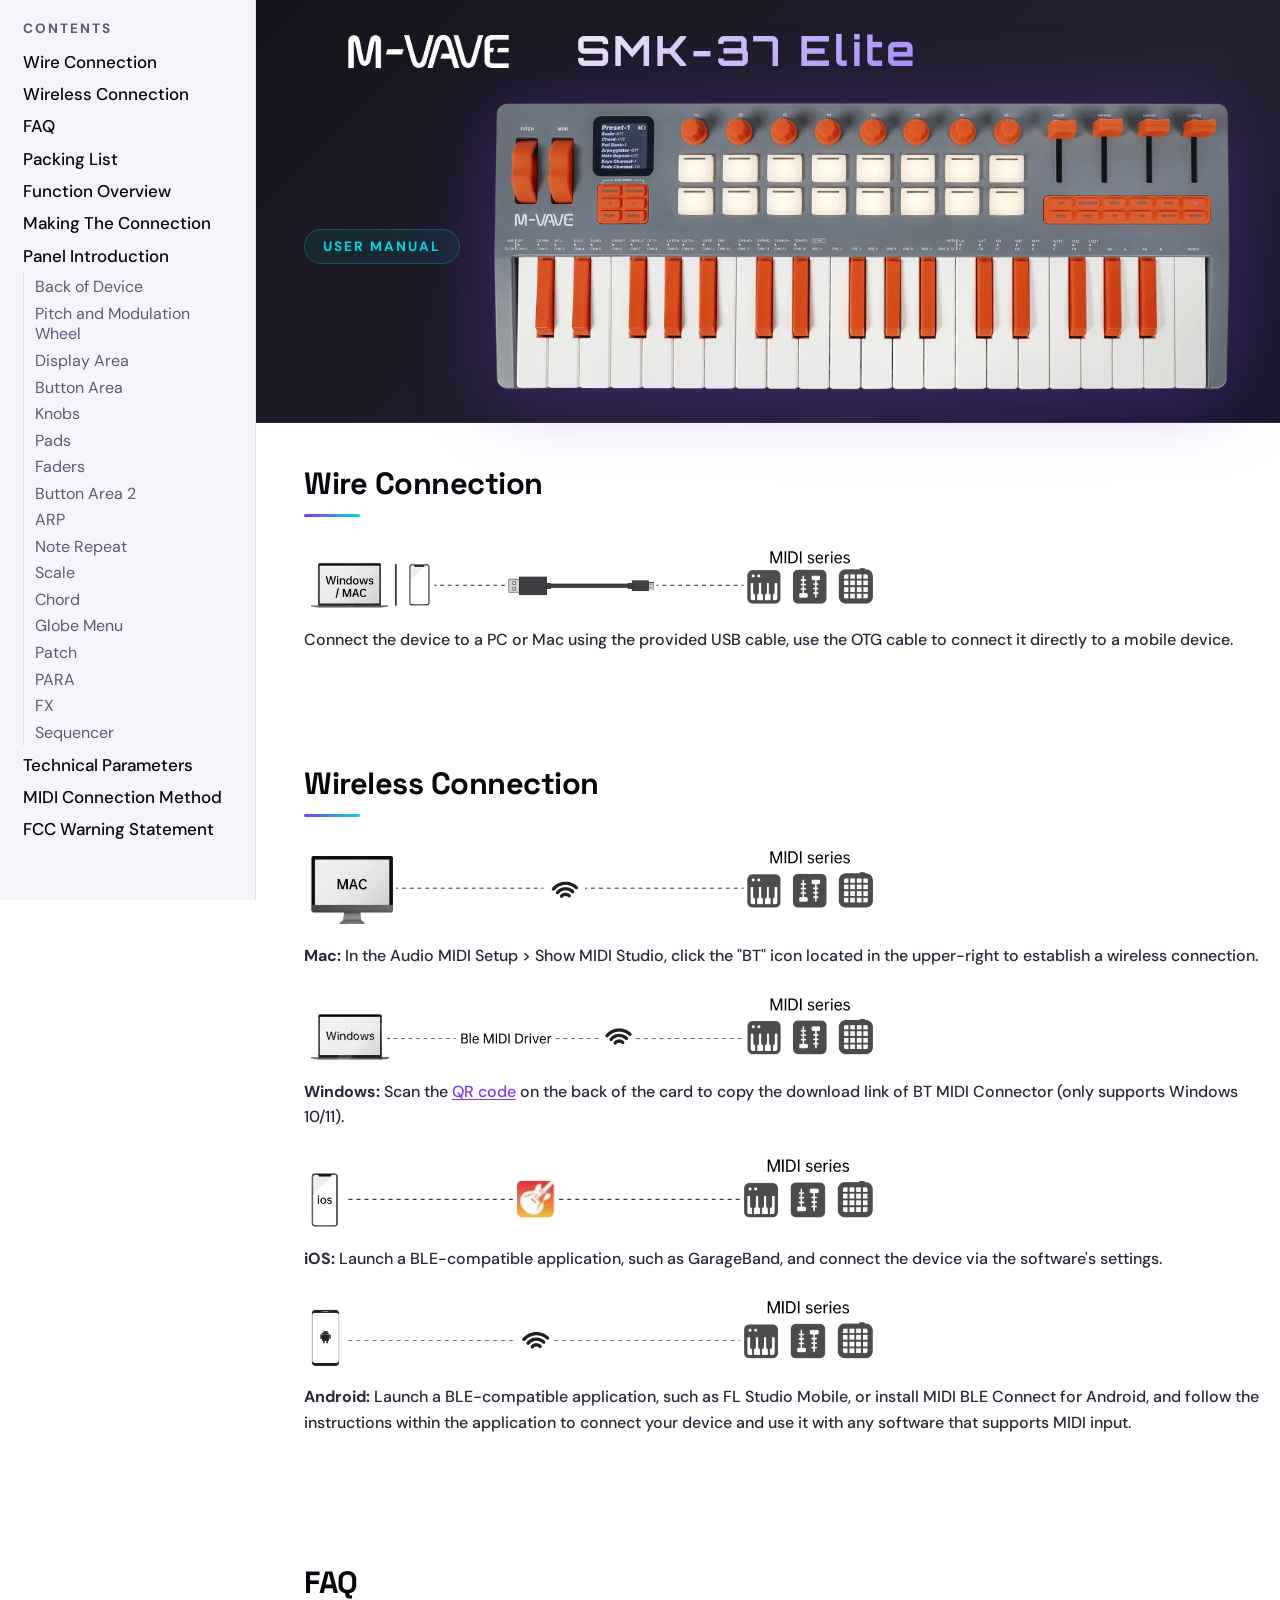
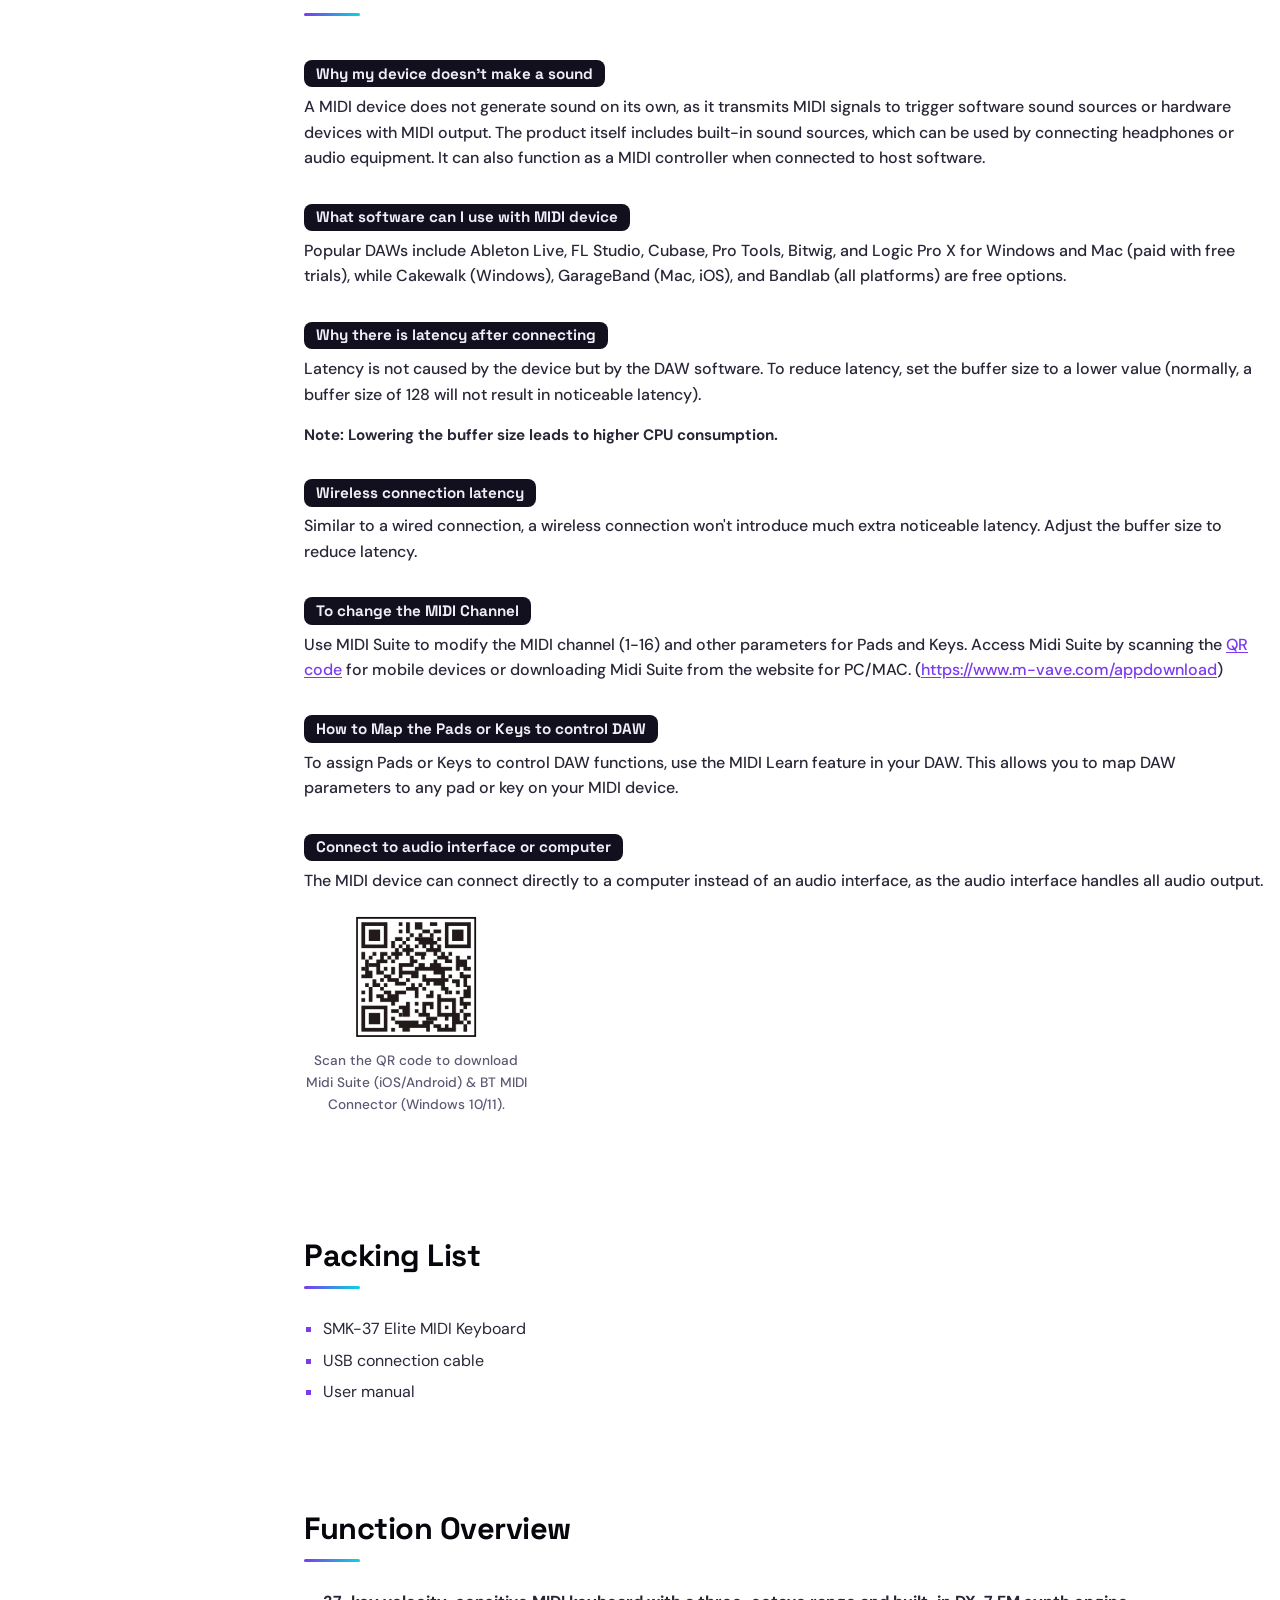
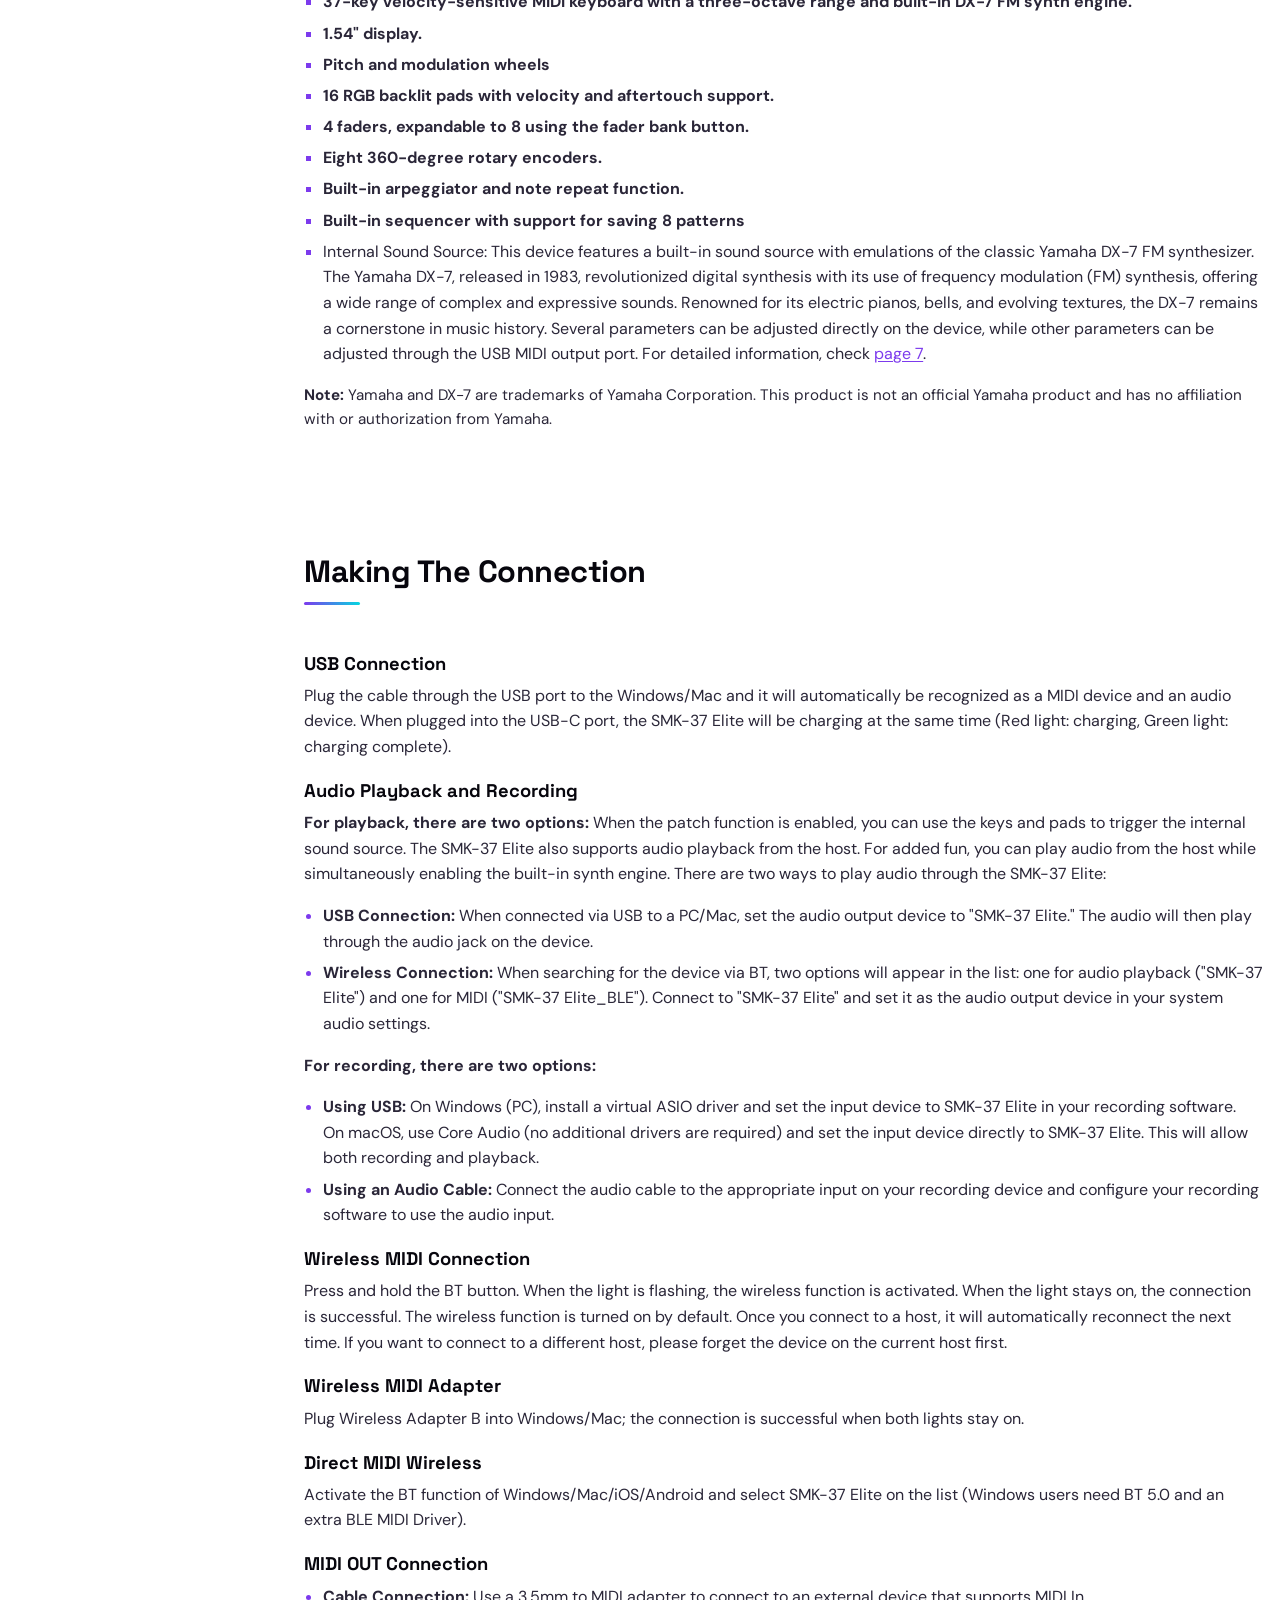
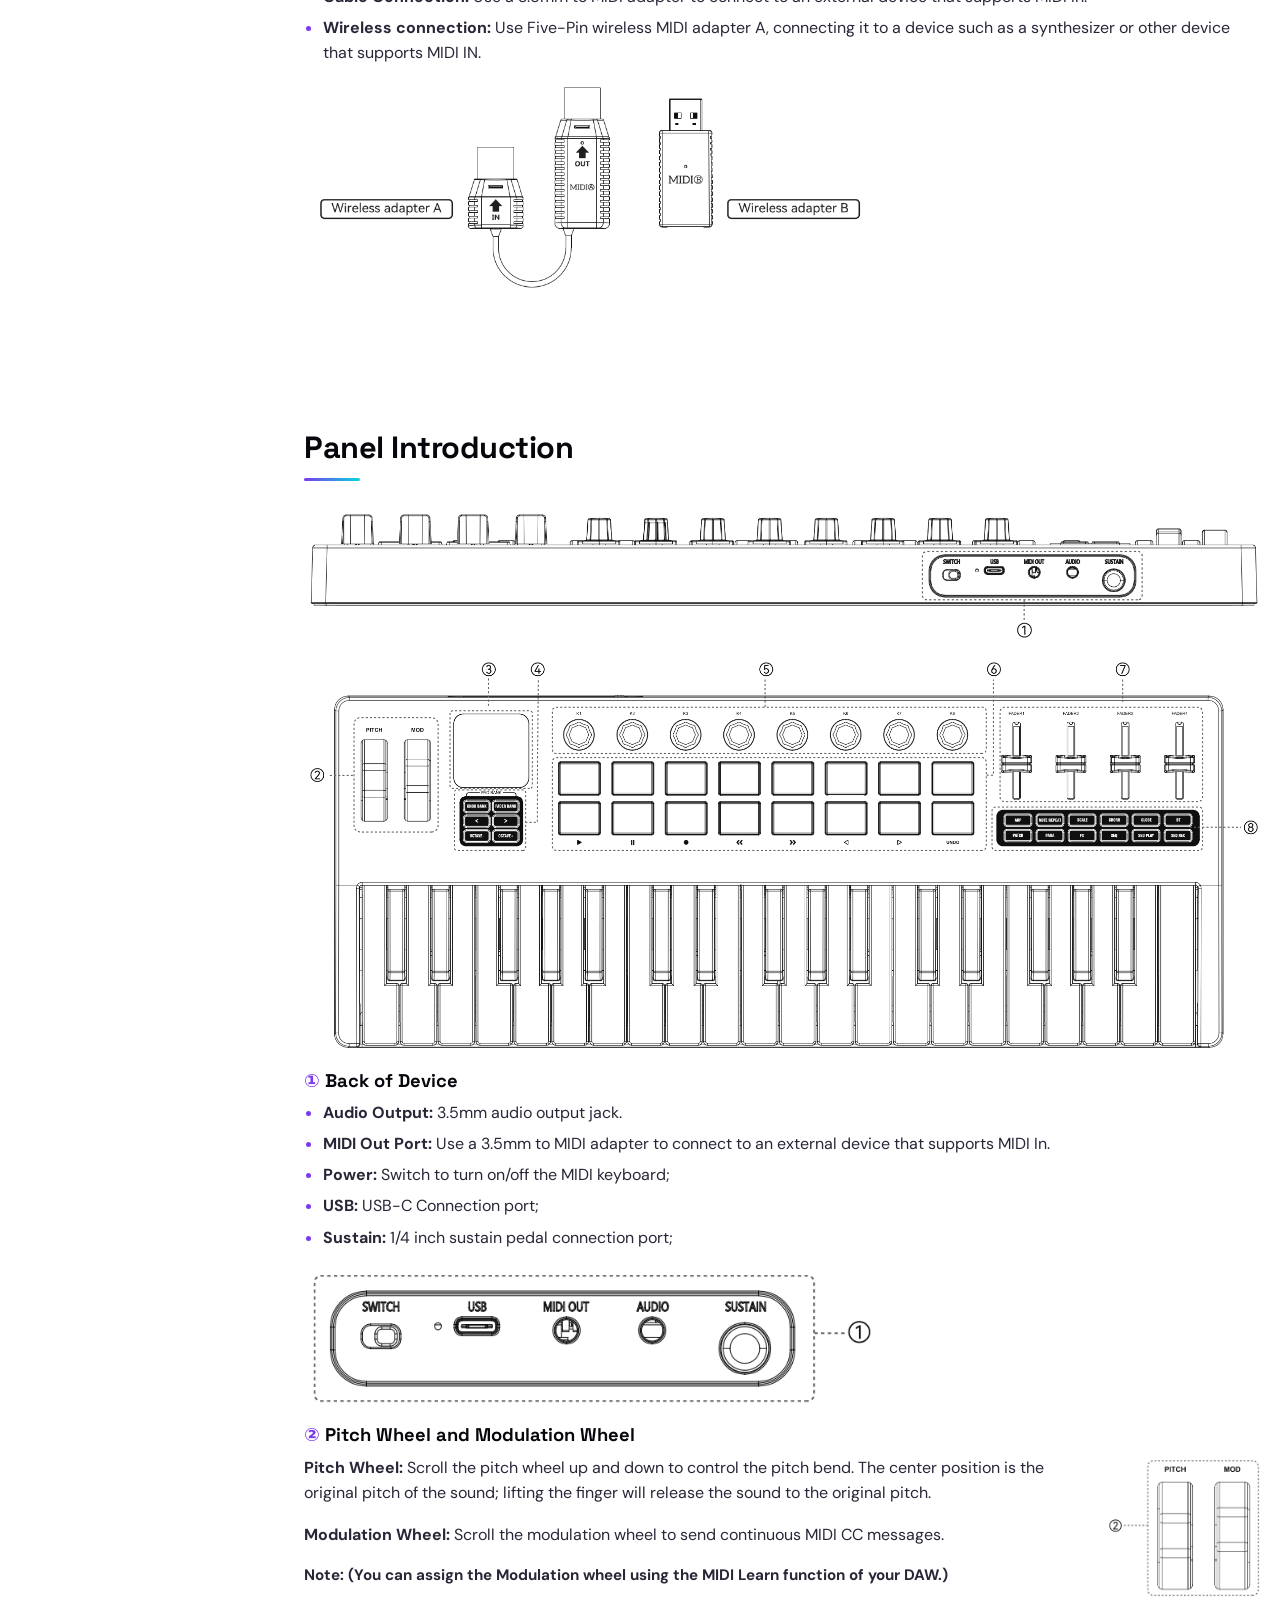
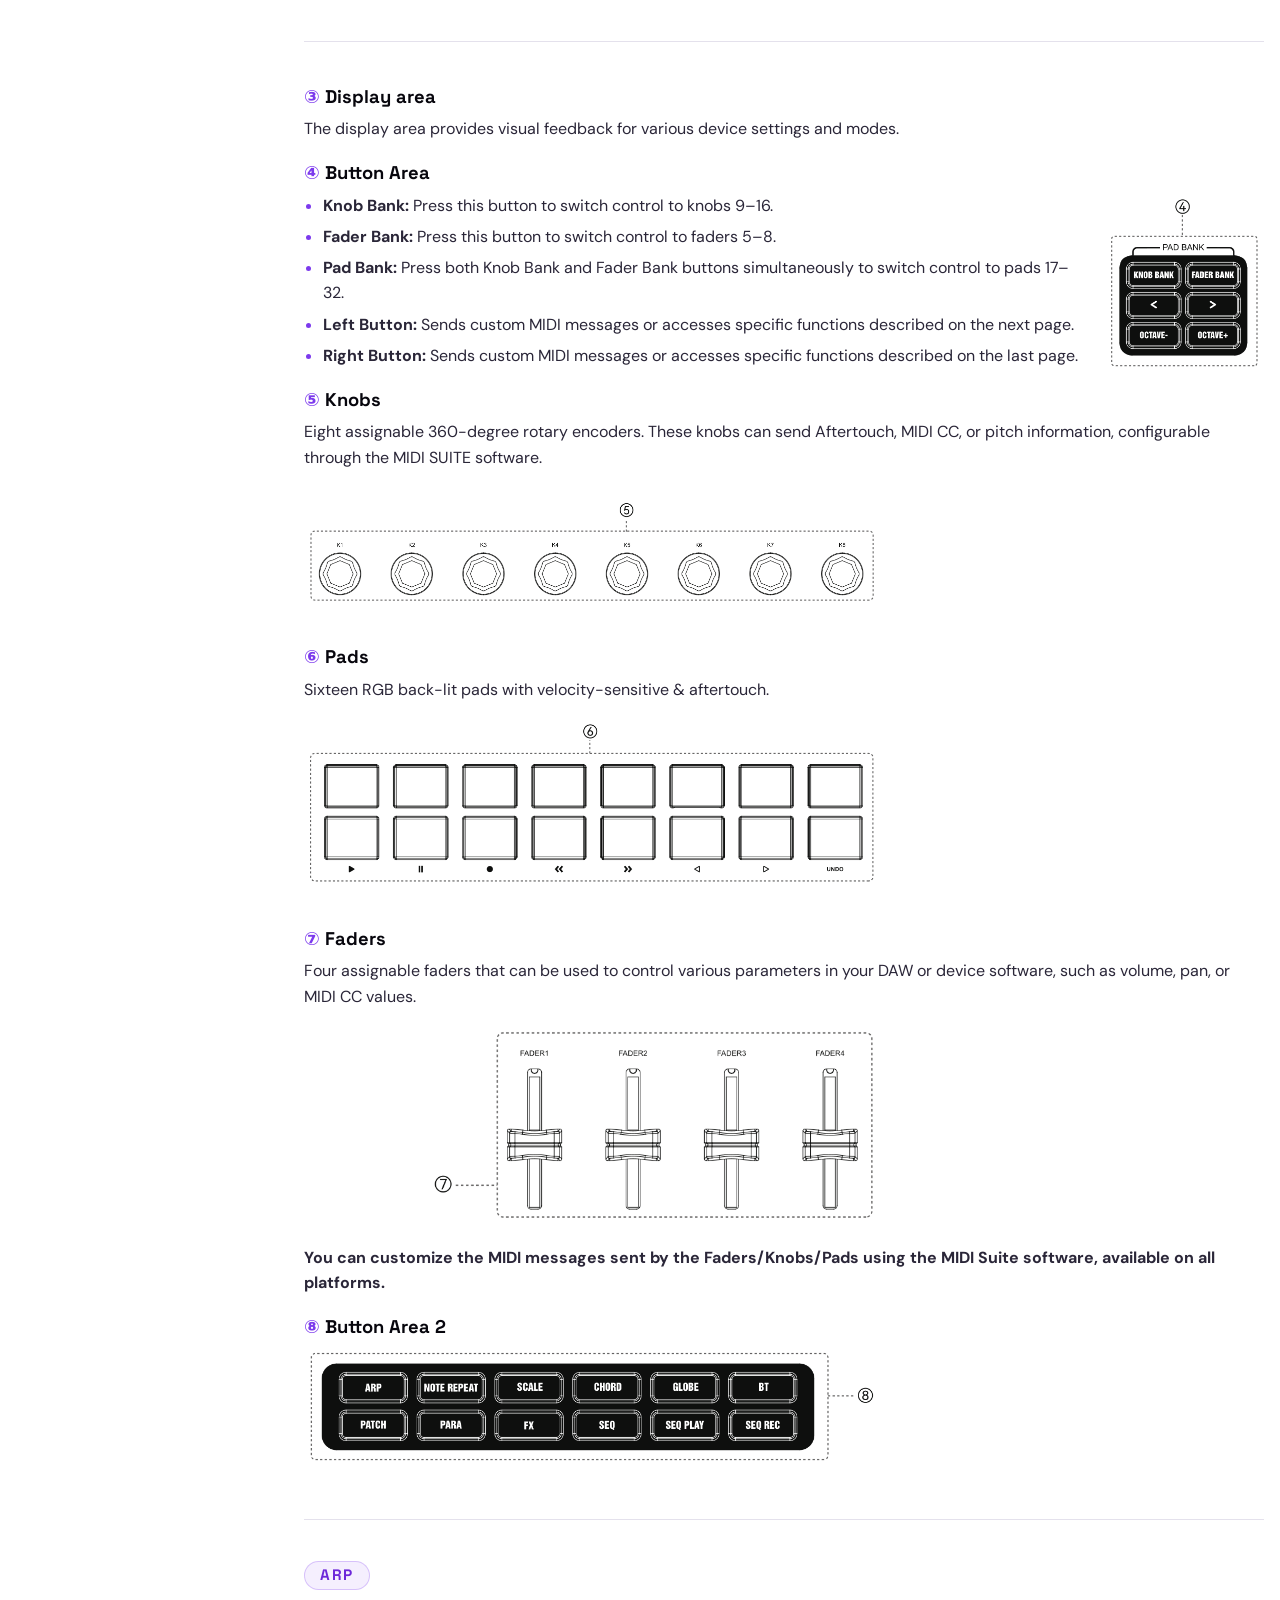
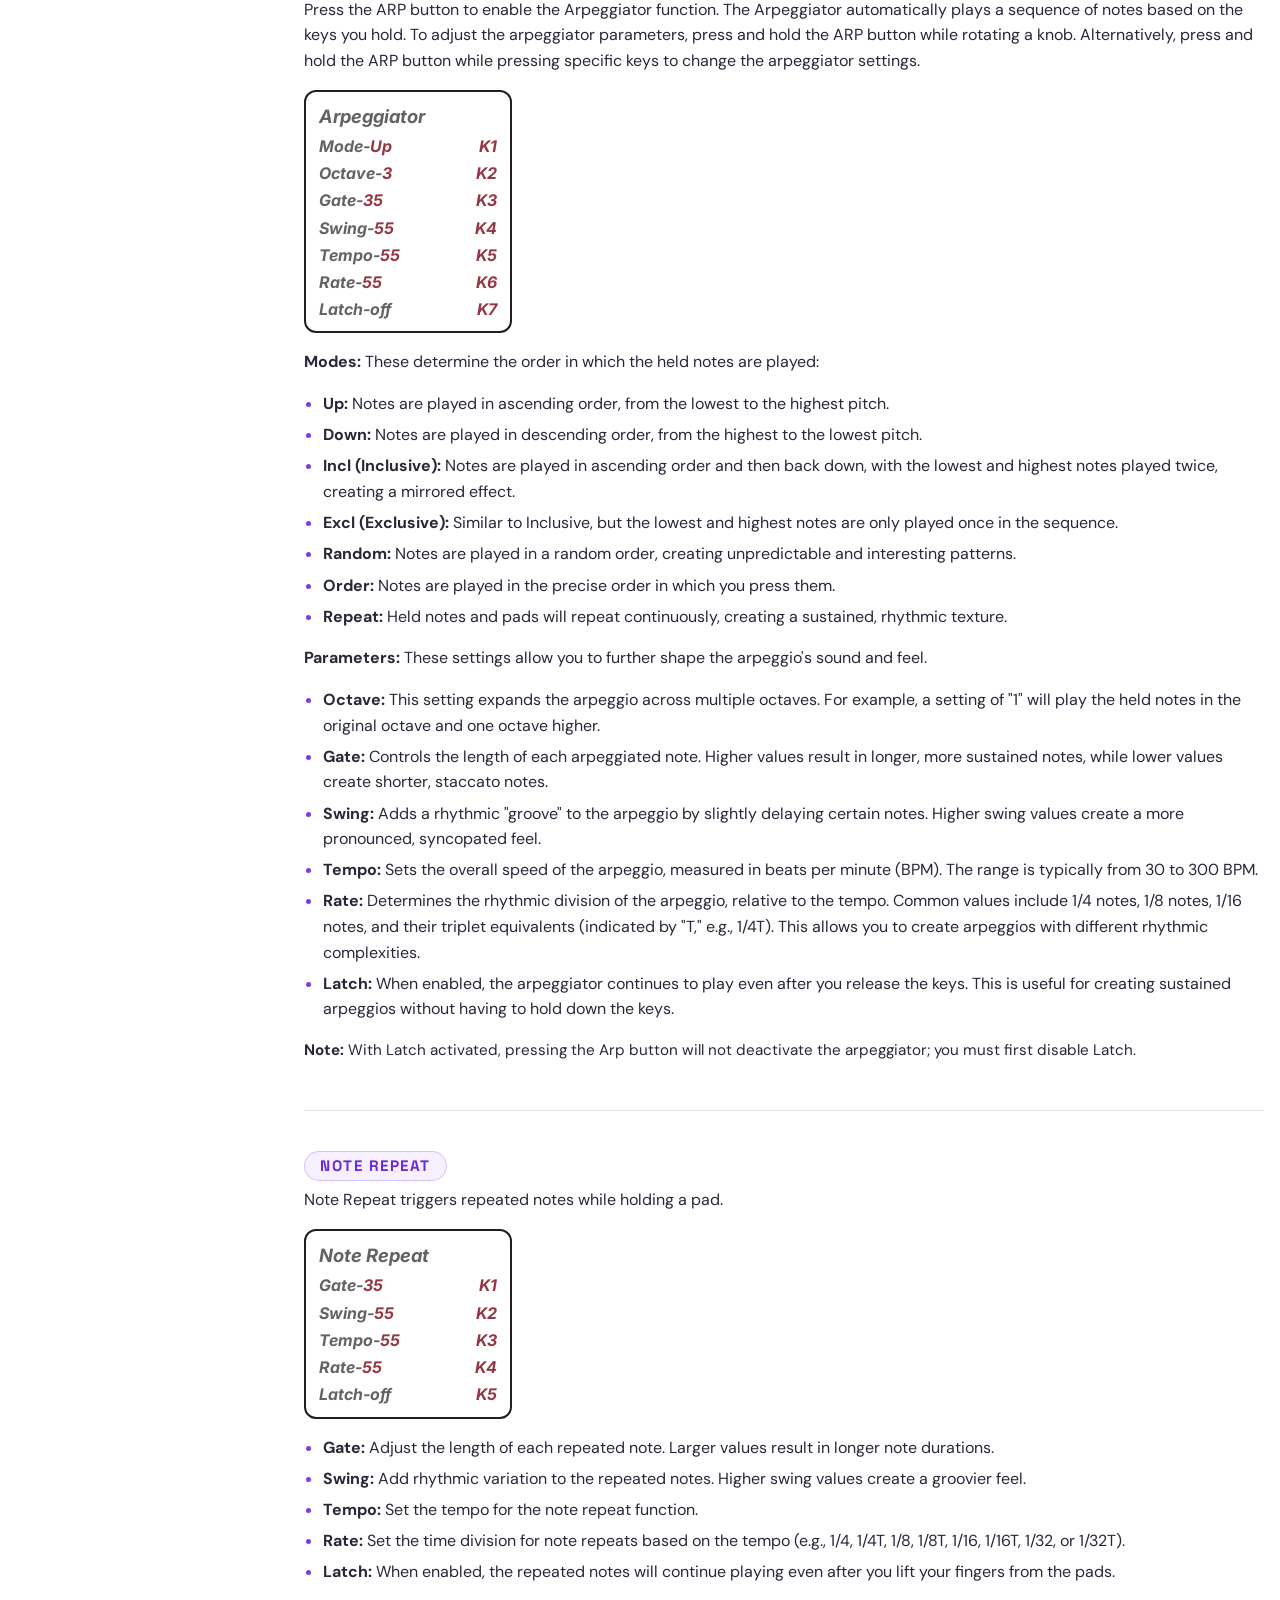
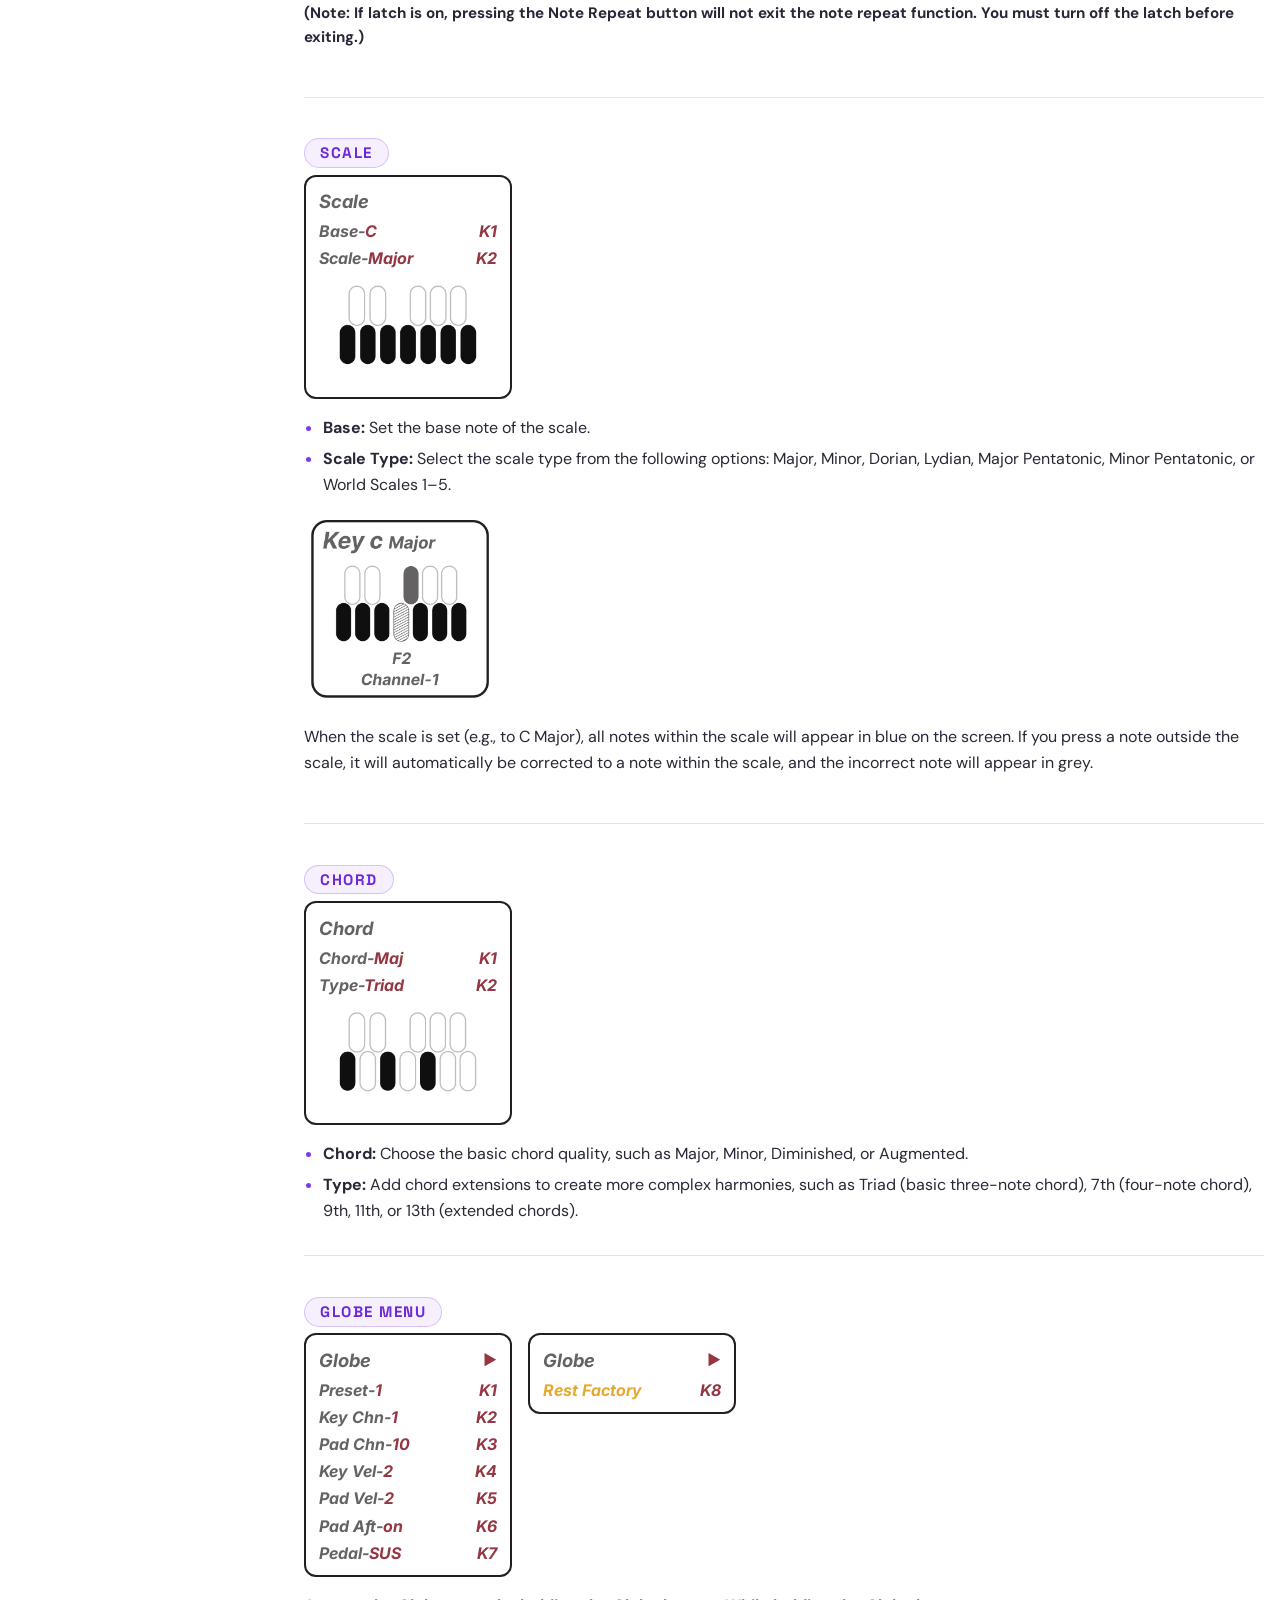
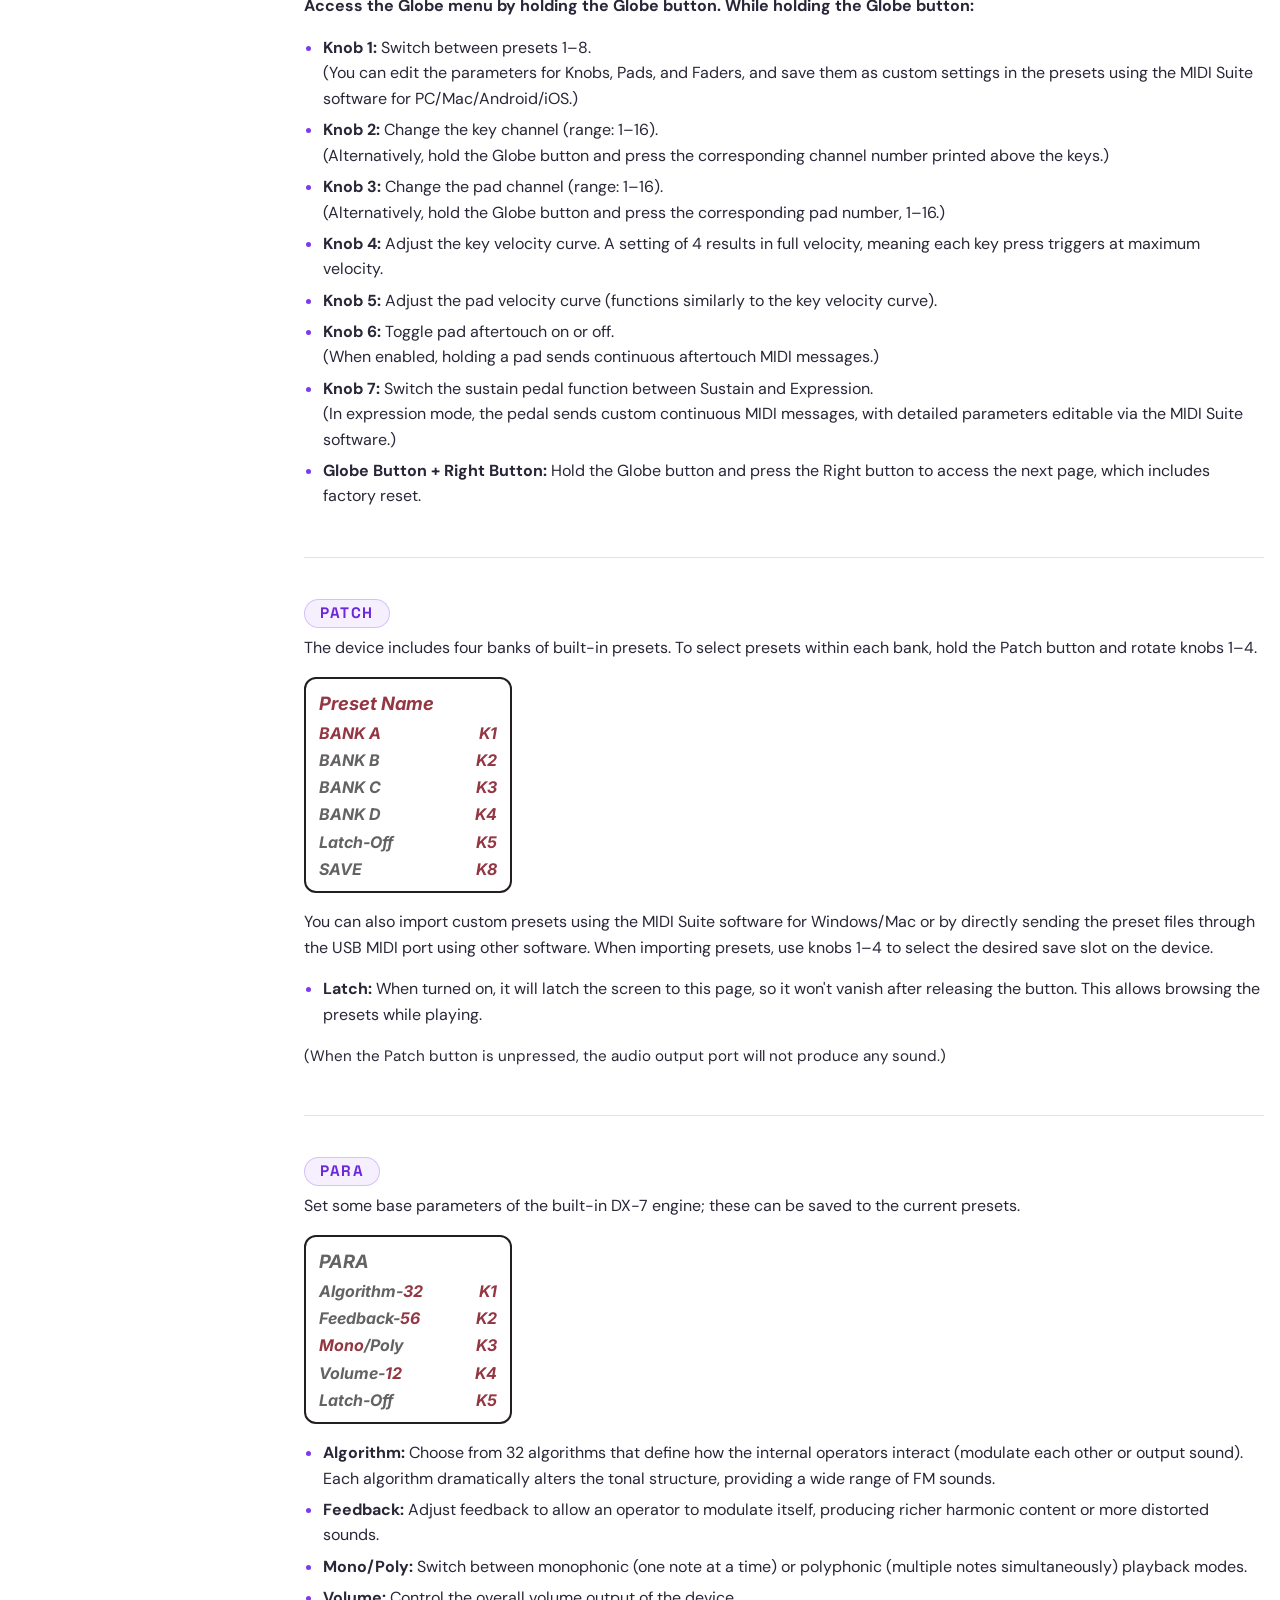
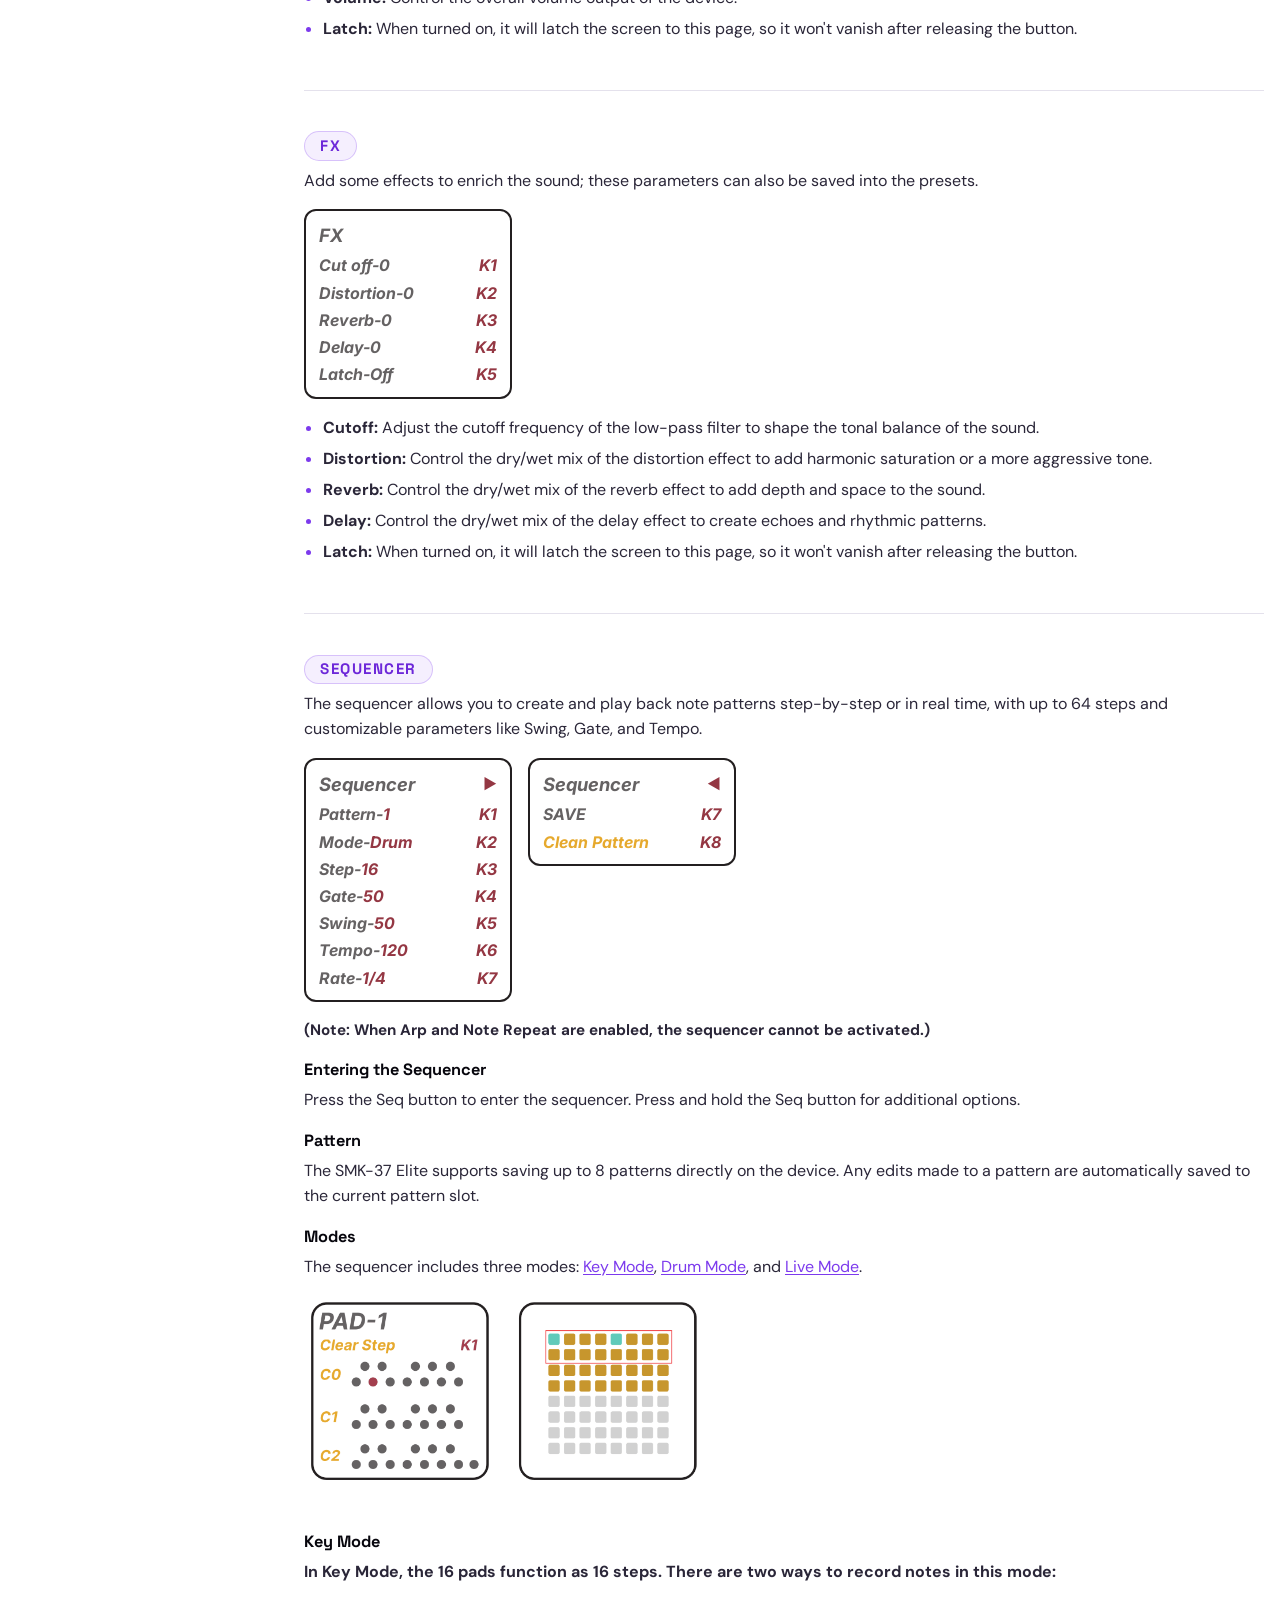
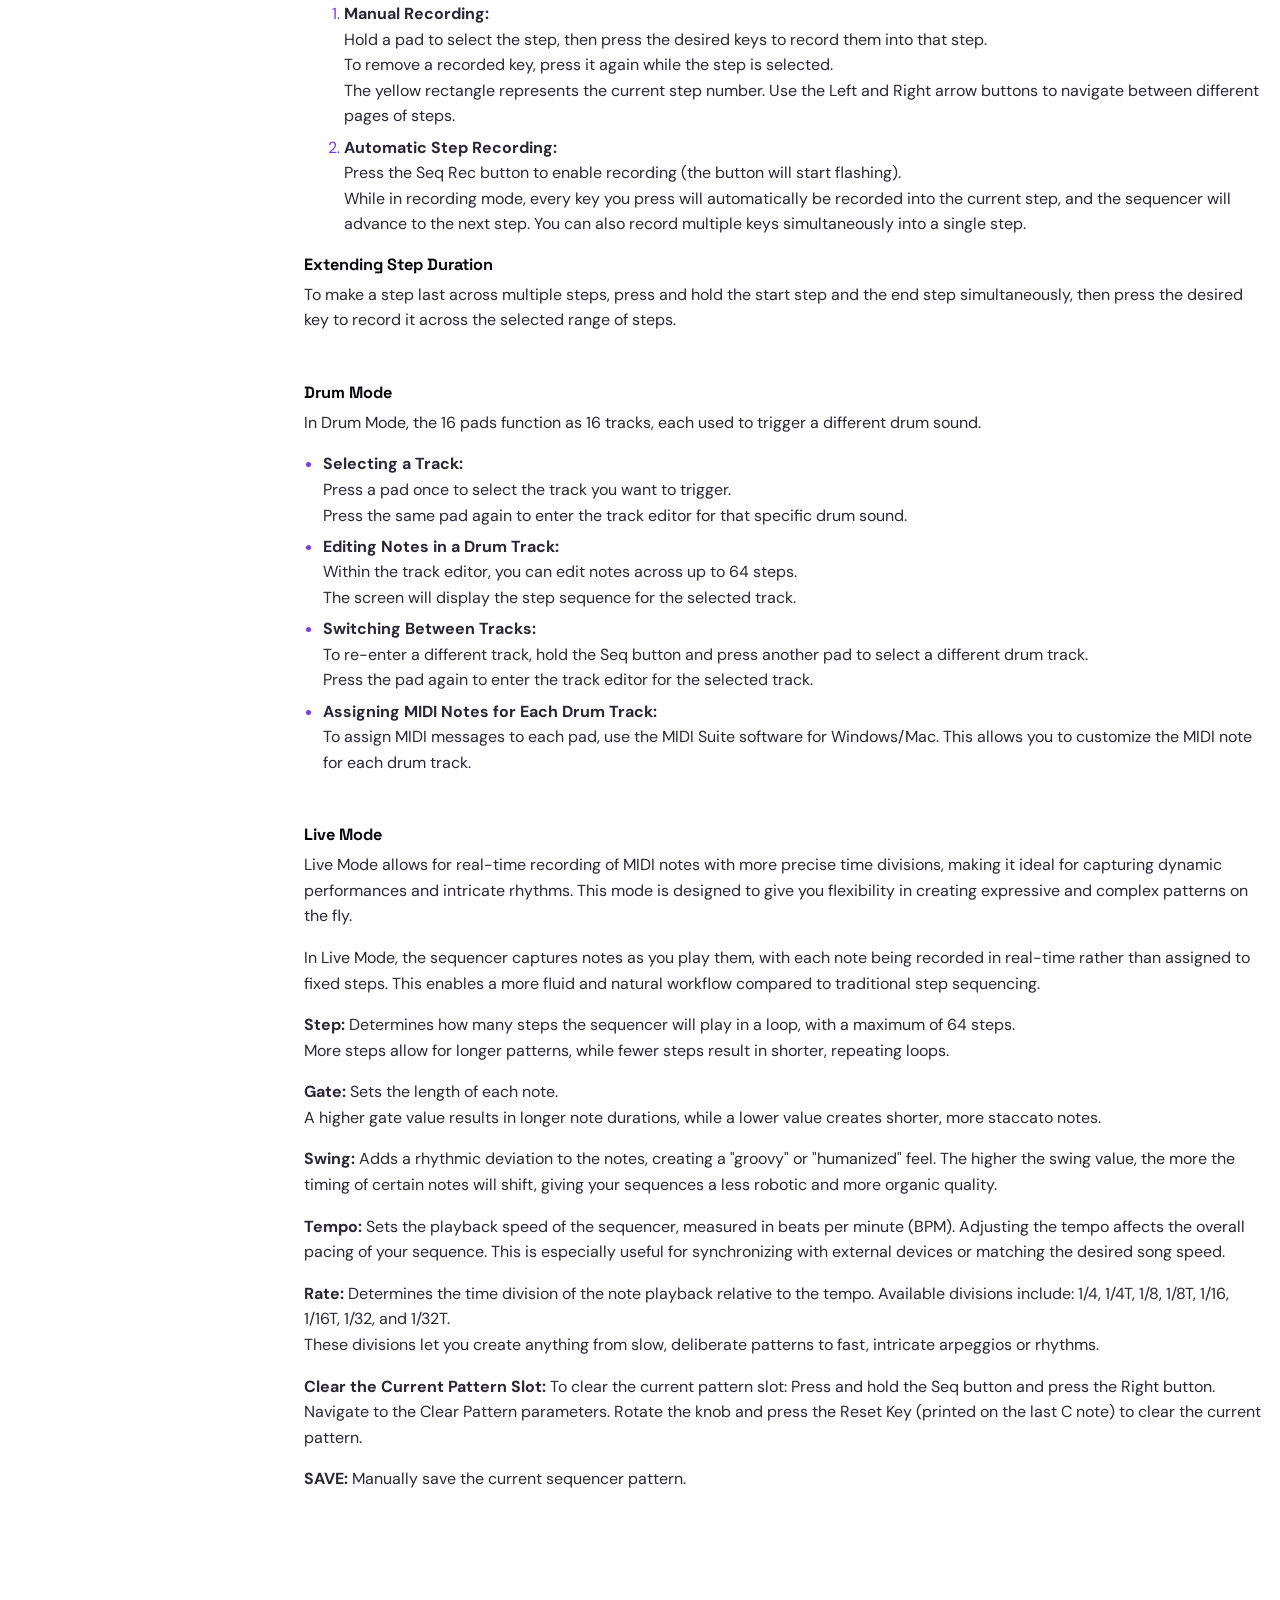
<file: m-vave-smk-37-elite/index.html>
<!DOCTYPE html>
<html lang="en">
  <head>
    <meta charset="UTF-8" />
    <meta name="viewport" content="width=device-width, initial-scale=1.0" />
    <link rel="stylesheet" href="style.css" />
    <title>M-VAVE SMK-37 Elite User Manual</title>
  </head>
  <body>
    <nav id="side-nav">
      <header>
        <div class="nav-container">
          <h3>Contents</h3>
          <h4><a href="#wire-connection">Wire Connection</a></h4>
          <h4><a href="#wireless-connection">Wireless Connection</a></h4>
          <h4><a href="#faq">FAQ</a></h4>
          <h4><a href="#packing-list">Packing List</a></h4>
          <h4><a href="#function-overview">Function Overview</a></h4>
          <h4><a href="#making-the-connection">Making The Connection</a></h4>
          <h4><a href="#panel-introduction">Panel Introduction</a></h4>
          <h5><a href="#back-of-device">Back of Device</a></h5>
          <h5><a href="#pitch-and-modulation-wheel">Pitch and Modulation Wheel</a></h5>
          <h5><a href="#display-area">Display Area</a></h5>
          <h5><a href="#button-area">Button Area</a></h5>
          <h5><a href="#knobs">Knobs</a></h5>
          <h5><a href="#pads">Pads</a></h5>
          <h5><a href="#faders">Faders</a></h5>
          <h5><a href="#button-area-2">Button Area 2</a></h5>
          <h5><a href="#arp">ARP</a></h5>
          <h5><a href="#note-repeat">Note Repeat</a></h5>
          <h5><a href="#scale">Scale</a></h5>
          <h5><a href="#chord">Chord</a></h5>
          <h5><a href="#globe-menu">Globe Menu</a></h5>
          <h5><a href="#patch">Patch</a></h5>
          <h5><a href="#para">PARA</a></h5>
          <h5><a href="#fx">FX</a></h5>
          <h5><a href="#sequencer">Sequencer</a></h5>
          <h4><a href="#technical-parameters">Technical Parameters</a></h4>
          <h4><a href="#midi-connection-method">MIDI Connection Method</a></h4>
          <h4><a href="#fcc-warning-statement">FCC Warning Statement</a></h4>
        </div>
      </header>
    </nav>
    <main id="main-doc">
      <div id="masthead">
        <div class="band">
          <h1><img src="Images/wordmark.png" alt="M-VAVE" width="585" height="135" /> <span>SMK-37 Elite</span></h1>
        </div>
        <div class="cover">
          <p class="doc-title">User Manual</p>
          <img class="cover-photo" src="Images/smk-37-elite.png" alt="M-VAVE SMK-37 Elite: a grey 37-key MIDI keyboard with orange keys accents, pitch and mod wheels, a small display, eight knobs, sixteen pads, four faders and twelve function buttons" width="1083" height="423" />
        </div>
      </div>

      <section>
        <div class="flex-container">
          <div class="half-container flow card">
            <header><h2 id="wire-connection">Wire Connection</h2></header>
            <div class="topic no-columns">
              <figure class="conn-row">
                <img src="Images/wired.png" alt="Windows or Mac computer, or a phone, connected to the MIDI keyboard with a USB cable" width="972" height="119" loading="lazy" />
                <figcaption>Connect the device to a PC or Mac using the provided USB cable, use the OTG cable to connect it directly to a mobile device.</figcaption>
              </figure>
            </div>
          </div>
          <div id="toc-mobile" class="half-container">
            <h2>Contents</h2>
            <ul>
              <li><a href="#wire-connection">Wire Connection</a></li>
              <li><a href="#wireless-connection">Wireless Connection</a></li>
              <li><a href="#faq">FAQ</a></li>
              <li><a href="#packing-list">Packing List</a></li>
              <li><a href="#function-overview">Function Overview</a></li>
              <li><a href="#making-the-connection">Making The Connection</a></li>
              <li><a href="#panel-introduction">Panel Introduction</a></li>
              <li><a href="#technical-parameters">Technical Parameters</a></li>
              <li><a href="#midi-connection-method">MIDI Connection Method</a></li>
              <li><a href="#fcc-warning-statement">FCC Warning Statement</a></li>
            </ul>
          </div>
        </div>
      </section>

      <section>
        <div class="flex-container">
          <div class="half-container flow card">
            <header><h2 id="wireless-connection">Wireless Connection</h2></header>
            <div class="topic">
              <figure class="conn-row">
                <img src="Images/wireless-mac.png" alt="Mac computer connected wirelessly to the MIDI keyboard" width="972" height="146" loading="lazy" />
                <figcaption><strong>Mac:</strong> In the Audio MIDI Setup &gt; Show MIDI Studio, click the "BT" icon located in the upper-right to establish a wireless connection.</figcaption>
              </figure>
              <figure class="conn-row">
                <img src="Images/wireless-windows.png" alt="Windows computer connected wirelessly to the MIDI keyboard through the BLE MIDI driver" width="973" height="128" loading="lazy" />
                <figcaption><strong>Windows:</strong> Scan the <a href="#app-qr">QR code</a> on the back of the card to copy the download link of BT MIDI Connector (only supports Windows 10/11).</figcaption>
              </figure>
              <figure class="conn-row">
                <img src="Images/wireless-ios.png" alt="iPhone running GarageBand connected wirelessly to the MIDI keyboard" width="948" height="134" loading="lazy" />
                <figcaption><strong>iOS:</strong> Launch a BLE-compatible application, such as GarageBand, and connect the device via the software's settings.</figcaption>
              </figure>
              <figure class="conn-row">
                <img src="Images/wireless-android.png" alt="Android phone connected wirelessly to the MIDI keyboard" width="948" height="129" loading="lazy" />
                <figcaption><strong>Android:</strong> Launch a BLE-compatible application, such as FL Studio Mobile, or install MIDI BLE Connect for Android, and follow the instructions within the application to connect your device and use it with any software that supports MIDI input.</figcaption>
              </figure>
            </div>
          </div>
        </div>
      </section>

      <section>
        <div class="flex-container">
          <div class="half-container flow card">
            <header><h2 id="faq">FAQ</h2></header>
            <div class="topic faq">
              <div class="keep-together">
                <h3>Why my device doesn't make a sound</h3>
                <p>A MIDI device does not generate sound on its own, as it transmits MIDI signals to trigger software sound sources or hardware devices with MIDI output. The product itself includes built-in sound sources, which can be used by connecting headphones or audio equipment. It can also function as a MIDI controller when connected to host software.</p>
              </div>
              <div class="keep-together">
                <h3>What software can I use with MIDI device</h3>
                <p>Popular DAWs include Ableton Live, FL Studio, Cubase, Pro Tools, Bitwig, and Logic Pro X for Windows and Mac (paid with free trials), while Cakewalk (Windows), GarageBand (Mac, iOS), and Bandlab (all platforms) are free options.</p>
              </div>
              <div class="keep-together">
                <h3>Why there is latency after connecting</h3>
                <p>Latency is not caused by the device but by the DAW software. To reduce latency, set the buffer size to a lower value (normally, a buffer size of 128 will not result in noticeable latency).</p>
                <p class="note bold"><strong>Note:</strong> Lowering the buffer size leads to higher CPU consumption.</p>
              </div>
              <div class="keep-together">
                <h3>Wireless connection latency</h3>
                <p>Similar to a wired connection, a wireless connection won't introduce much extra noticeable latency. Adjust the buffer size to reduce latency.</p>
              </div>
              <div class="keep-together">
                <h3 id="change-midi-channel">To change the MIDI Channel</h3>
                <p>Use MIDI Suite to modify the MIDI channel (1-16) and other parameters for Pads and Keys. Access Midi Suite by scanning the <a href="#app-qr">QR code</a> for mobile devices or downloading Midi Suite from the website for PC/MAC. (<a href="https://www.m-vave.com/appdownload">https://www.m-vave.com/appdownload</a>)</p>
              </div>
              <div class="keep-together">
                <h3>How to Map the Pads or Keys to control DAW</h3>
                <p>To assign Pads or Keys to control DAW functions, use the MIDI Learn feature in your DAW. This allows you to map DAW parameters to any pad or key on your MIDI device.</p>
              </div>
              <div class="keep-together">
                <h3>Connect to audio interface or computer</h3>
                <p>The MIDI device can connect directly to a computer instead of an audio interface, as the audio interface handles all audio output.</p>
              </div>
              <figure class="qr" id="app-qr">
                <img src="Images/qr-card.png" alt="QR code: download Midi Suite for iOS and Android, and BT MIDI Connector for Windows 10/11" width="201" height="201" loading="lazy" />
                <figcaption>Scan the QR code to download Midi Suite (iOS/Android) &amp; BT MIDI Connector (Windows 10/11).</figcaption>
              </figure>
            </div>
          </div>
        </div>
      </section>

      <section>
        <div class="flex-container">
          <div class="half-container flow no-columns">
            <header><h2 id="packing-list">Packing List</h2></header>
            <ul class="squares">
              <li>SMK-37 Elite MIDI Keyboard</li>
              <li>USB connection cable</li>
              <li>User manual</li>
            </ul>
          </div>
        </div>
      </section>

      <section>
        <div class="flex-container">
          <div class="half-container flow">
            <header><h2 id="function-overview">Function Overview</h2></header>
            <div class="topic">
              <ul class="squares features">
                <li>37-key velocity-sensitive MIDI keyboard with a three-octave range and built-in DX-7 FM synth engine.</li>
                <li>1.54" display.</li>
                <li>Pitch and modulation wheels</li>
                <li>16 RGB backlit pads with velocity and aftertouch support.</li>
                <li>4 faders, expandable to 8 using the fader bank button.</li>
                <li>Eight 360-degree rotary encoders.</li>
                <li>Built-in arpeggiator and note repeat function.</li>
                <li>Built-in sequencer with support for saving 8 patterns</li>
                <li><strong>Internal Sound Source:</strong> This device features a built-in sound source with emulations of the classic Yamaha DX-7 FM synthesizer. The Yamaha DX-7, released in 1983, revolutionized digital synthesis with its use of frequency modulation (FM) synthesis, offering a wide range of complex and expressive sounds. Renowned for its electric pianos, bells, and evolving textures, the DX-7 remains a cornerstone in music history. Several parameters can be adjusted directly on the device, while other parameters can be adjusted through the USB MIDI output port. For detailed information, check <a href="#para">page 7</a>.</li>
              </ul>
              <p class="note"><strong>Note:</strong> Yamaha and DX-7 are trademarks of Yamaha Corporation. This product is not an official Yamaha product and has no affiliation with or authorization from Yamaha.</p>
            </div>
          </div>
        </div>
      </section>

      <section>
        <div class="flex-container">
          <div class="half-container flow">
            <header><h2 id="making-the-connection">Making The Connection</h2></header>
            <div class="topic">
              <div class="keep-together">
                <h3 id="usb-connection">USB Connection</h3>
                <p>Plug the cable through the USB port to the Windows/Mac and it will automatically be recognized as a MIDI device and an audio device. When plugged into the USB-C port, the SMK-37 Elite will be charging at the same time (Red light: charging, Green light: charging complete).</p>
              </div>
              <div class="keep-together">
                <h3 id="audio-playback-and-recording">Audio Playback and Recording</h3>
                <p><strong>For playback, there are two options:</strong> When the patch function is enabled, you can use the keys and pads to trigger the internal sound source. The SMK-37 Elite also supports audio playback from the host. For added fun, you can play audio from the host while simultaneously enabling the built-in synth engine. There are two ways to play audio through the SMK-37 Elite:</p>
              </div>
              <ul class="dots">
                <li><strong>USB Connection:</strong> When connected via USB to a PC/Mac, set the audio output device to "SMK-37 Elite." The audio will then play through the audio jack on the device.</li>
                <li><strong>Wireless Connection:</strong> When searching for the device via BT, two options will appear in the list: one for audio playback ("SMK-37 Elite") and one for MIDI ("SMK-37 Elite_BLE"). Connect to "SMK-37 Elite" and set it as the audio output device in your system audio settings.</li>
              </ul>
              <p><strong>For recording, there are two options:</strong></p>
              <ul class="dots">
                <li><strong>Using USB:</strong> On Windows (PC), install a virtual ASIO driver and set the input device to SMK-37 Elite in your recording software.<br />On macOS, use Core Audio (no additional drivers are required) and set the input device directly to SMK-37 Elite. This will allow both recording and playback.</li>
                <li><strong>Using an Audio Cable:</strong> Connect the audio cable to the appropriate input on your recording device and configure your recording software to use the audio input.</li>
              </ul>
              <div class="keep-together">
                <h3 id="wireless-midi-connection">Wireless MIDI Connection</h3>
                <p>Press and hold the BT button. When the light is flashing, the wireless function is activated. When the light stays on, the connection is successful. The wireless function is turned on by default. Once you connect to a host, it will automatically reconnect the next time. If you want to connect to a different host, please forget the device on the current host first.</p>
              </div>
              <div class="keep-together">
                <h3 id="wireless-midi-adapter">Wireless MIDI Adapter</h3>
                <p>Plug Wireless Adapter B into Windows/Mac; the connection is successful when both lights stay on.</p>
              </div>
              <div class="keep-together">
                <h3 id="direct-midi-wireless">Direct MIDI Wireless</h3>
                <p>Activate the BT function of Windows/Mac/iOS/Android and select SMK-37 Elite on the list (Windows users need BT 5.0 and an extra BLE MIDI Driver).</p>
              </div>
              <div class="keep-together">
                <h3 id="midi-out-connection">MIDI OUT Connection</h3>
                <ul class="dots">
                  <li><strong>Cable Connection:</strong> Use a 3.5mm to MIDI adapter to connect to an external device that supports MIDI In.</li>
                  <li><strong>Wireless connection:</strong> Use Five-Pin wireless MIDI adapter A, connecting it to a device such as a synthesizer or other device that supports MIDI IN.</li>
                </ul>
              </div>
              <figure>
                <img src="Images/wireless-adapters.png" alt="Wireless adapter A: a five-pin MIDI plug with IN and OUT connectors; Wireless adapter B: a USB dongle" width="940" height="368" loading="lazy" />
              </figure>
            </div>
          </div>
        </div>
      </section>

      <section>
        <div class="flex-container">
          <div class="half-container flow">
            <header><h2 id="panel-introduction">Panel Introduction</h2></header>
            <figure class="panel-figure">
              <img src="Images/panel-rear.png" alt="Rear edge of the keyboard; callout 1 marks the jack panel" width="1783" height="252" loading="lazy" />
              <img src="Images/panel-top.png" alt="Top panel with callouts: 2 pitch and mod wheels, 3 display, 4 bank and octave buttons, 5 knobs K1 to K8, 6 sixteen pads, 7 faders 1 to 4, 8 the twelve function buttons" width="1898" height="786" loading="lazy" />
            </figure>
            <div class="topic-group level-3">
              <div class="topic">
              <div class="keep-together">
                <h3 id="back-of-device"><span class="num">①</span> Back of Device</h3>
              <ul class="dots">
                <li><strong>Audio Output:</strong> 3.5mm audio output jack.</li>
                <li><strong>MIDI Out Port:</strong> Use a 3.5mm to MIDI adapter to connect to an external device that supports MIDI In.</li>
                <li><strong>Power:</strong> Switch to turn on/off the MIDI keyboard;</li>
                <li><strong>USB:</strong> USB-C Connection port;</li>
                <li><strong>Sustain:</strong> 1/4 inch sustain pedal connection port;</li>
              </ul>
              </div>
              <img src="Images/rear-jacks.png" alt="Rear jacks, left to right: SWITCH, USB, MIDI OUT, AUDIO, SUSTAIN" width="714" height="181" loading="lazy" />
              </div>
              <div class="topic">
              <div class="keep-together">
                <h3 id="pitch-and-modulation-wheel"><span class="num">②</span> Pitch Wheel and Modulation Wheel</h3>
                <img class="side-fig" src="Images/wheels.png" alt="PITCH and MOD wheels, callout 2" width="359" height="328" loading="lazy" />
                <p><strong>Pitch Wheel:</strong> Scroll the pitch wheel up and down to control the pitch bend. The center position is the original pitch of the sound; lifting the finger will release the sound to the original pitch.</p>
                <p><strong>Modulation Wheel:</strong> Scroll the modulation wheel to send continuous MIDI CC messages.</p>
                <p class="note bold"><strong>Note:</strong> (You can assign the Modulation wheel using the MIDI Learn function of your DAW.)</p>
              </div>
              </div>
            </div>
            <div class="topic level-3">
              <div class="keep-together">
                <h3 id="display-area"><span class="num">③</span> Display area</h3>
                <p>The display area provides visual feedback for various device settings and modes.</p>
              </div>
              <div class="keep-together">
                <h3 id="button-area"><span class="num">④</span> Button Area</h3>
                <img class="side-fig" src="Images/button-area.png" alt="Button area 4: KNOB BANK and FADER BANK (pressed together they act as PAD BANK), the left and right arrow buttons, OCTAVE- and OCTAVE+" width="303" height="341" loading="lazy" />
                <ul class="dots">
                  <li><strong>Knob Bank:</strong> Press this button to switch control to knobs 9–16.</li>
                  <li><strong>Fader Bank:</strong> Press this button to switch control to faders 5–8.</li>
                  <li><strong>Pad Bank:</strong> Press both Knob Bank and Fader Bank buttons simultaneously to switch control to pads 17–32.</li>
                  <li><strong>Left Button:</strong> Sends custom MIDI messages or accesses specific functions described on the next page.</li>
                  <li><strong>Right Button:</strong> Sends custom MIDI messages or accesses specific functions described on the last page.</li>
                </ul>
              </div>
              <div class="keep-together">
                <h3 id="knobs"><span class="num">⑤</span> Knobs</h3>
                <p>Eight assignable 360-degree rotary encoders. These knobs can send Aftertouch, MIDI CC, or pitch information, configurable through the MIDI SUITE software.</p>
                <img src="Images/knobs.png" alt="Knobs K1 to K8, callout 5" width="1144" height="239" loading="lazy" />
              </div>
              <div class="keep-together">
                <h3 id="pads"><span class="num">⑥</span> Pads</h3>
                <p>Sixteen RGB back-lit pads with velocity-sensitive &amp; aftertouch.</p>
                <img src="Images/pads.png" alt="Sixteen pads in two rows of eight, callout 6; under the bottom row are printed play, pause, record, rewind, fast-forward, back, forward and UNDO symbols" width="1124" height="331" loading="lazy" />
              </div>
              <div class="keep-together">
                <h3 id="faders"><span class="num">⑦</span> Faders</h3>
                <p>Four assignable faders that can be used to control various parameters in your DAW or device software, such as volume, pan, or MIDI CC values.</p>
                <img src="Images/faders.png" alt="FADER1 to FADER4, callout 7" width="940" height="326" loading="lazy" />
              </div>
              <p class="lead"><strong>You can customize the MIDI messages sent by the Faders/Knobs/Pads using the MIDI Suite software, available on all platforms.</strong></p>
              <div class="keep-together">
                <h3 id="button-area-2"><span class="num">⑧</span> Button Area 2</h3>
                <img src="Images/button-area-2.png" alt="Button area 8, top row: ARP, NOTE REPEAT, SCALE, CHORD, GLOBE, BT; bottom row: PATCH, PARA, FX, SEQ, SEQ PLAY, SEQ REC" width="1043" height="219" loading="lazy" />
              </div>
            </div>

            <div class="topic level-3">
              <div class="keep-together">
                <h3 id="arp" class="band">ARP</h3>
                <p>Press the ARP button to enable the Arpeggiator function. The Arpeggiator automatically plays a sequence of notes based on the keys you hold. To adjust the arpeggiator parameters, press and hold the ARP button while rotating a knob. Alternatively, press and hold the ARP button while pressing specific keys to change the arpeggiator settings.</p>
              </div>
              <table class="screen">
                <caption>Arpeggiator</caption>
                <tbody>
                  <tr><td>Mode-<b>Up</b></td><td>K1</td></tr>
                  <tr><td>Octave-<b>3</b></td><td>K2</td></tr>
                  <tr><td>Gate-<b>35</b></td><td>K3</td></tr>
                  <tr><td>Swing-<b>55</b></td><td>K4</td></tr>
                  <tr><td>Tempo-<b>55</b></td><td>K5</td></tr>
                  <tr><td>Rate-<b>55</b></td><td>K6</td></tr>
                  <tr><td>Latch-off</td><td>K7</td></tr>
                </tbody>
              </table>
              <p><strong>Modes:</strong> These determine the order in which the held notes are played:</p>
              <ul class="dots">
                <li><strong>Up:</strong> Notes are played in ascending order, from the lowest to the highest pitch.</li>
                <li><strong>Down:</strong> Notes are played in descending order, from the highest to the lowest pitch.</li>
                <li><strong>Incl (Inclusive):</strong> Notes are played in ascending order and then back down, with the lowest and highest notes played twice, creating a mirrored effect.</li>
                <li><strong>Excl (Exclusive):</strong> Similar to Inclusive, but the lowest and highest notes are only played once in the sequence.</li>
                <li><strong>Random:</strong> Notes are played in a random order, creating unpredictable and interesting patterns.</li>
                <li><strong>Order:</strong> Notes are played in the precise order in which you press them.</li>
                <li><strong>Repeat:</strong> Held notes and pads will repeat continuously, creating a sustained, rhythmic texture.</li>
              </ul>
              <p><strong>Parameters:</strong> These settings allow you to further shape the arpeggio's sound and feel.</p>
              <ul class="dots">
                <li><strong>Octave:</strong> This setting expands the arpeggio across multiple octaves. For example, a setting of "1" will play the held notes in the original octave and one octave higher.</li>
                <li><strong>Gate:</strong> Controls the length of each arpeggiated note. Higher values result in longer, more sustained notes, while lower values create shorter, staccato notes.</li>
                <li><strong>Swing:</strong> Adds a rhythmic "groove" to the arpeggio by slightly delaying certain notes. Higher swing values create a more pronounced, syncopated feel.</li>
                <li><strong>Tempo:</strong> Sets the overall speed of the arpeggio, measured in beats per minute (BPM). The range is typically from 30 to 300 BPM.</li>
                <li><strong>Rate:</strong> Determines the rhythmic division of the arpeggio, relative to the tempo. Common values include 1/4 notes, 1/8 notes, 1/16 notes, and their triplet equivalents (indicated by "T," e.g., 1/4T). This allows you to create arpeggios with different rhythmic complexities.</li>
                <li><strong>Latch:</strong> When enabled, the arpeggiator continues to play even after you release the keys. This is useful for creating sustained arpeggios without having to hold down the keys.</li>
              </ul>
              <p class="note"><strong>Note:</strong> With Latch activated, pressing the Arp button will not deactivate the arpeggiator; you must first disable Latch.</p>
            </div>

            <div class="topic level-3">
              <div class="keep-together">
                <h3 id="note-repeat" class="band">Note Repeat</h3>
                <p>Note Repeat triggers repeated notes while holding a pad.</p>
              </div>
              <table class="screen">
                <caption>Note Repeat</caption>
                <tbody>
                  <tr><td>Gate-<b>35</b></td><td>K1</td></tr>
                  <tr><td>Swing-<b>55</b></td><td>K2</td></tr>
                  <tr><td>Tempo-<b>55</b></td><td>K3</td></tr>
                  <tr><td>Rate-<b>55</b></td><td>K4</td></tr>
                  <tr><td>Latch-off</td><td>K5</td></tr>
                </tbody>
              </table>
              <ul class="dots">
                <li><strong>Gate:</strong> Adjust the length of each repeated note. Larger values result in longer note durations.</li>
                <li><strong>Swing:</strong> Add rhythmic variation to the repeated notes. Higher swing values create a groovier feel.</li>
                <li><strong>Tempo:</strong> Set the tempo for the note repeat function.</li>
                <li><strong>Rate:</strong> Set the time division for note repeats based on the tempo (e.g., 1/4, 1/4T, 1/8, 1/8T, 1/16, 1/16T, 1/32, or 1/32T).</li>
                <li><strong>Latch:</strong> When enabled, the repeated notes will continue playing even after you lift your fingers from the pads.</li>
              </ul>
              <p class="note bold">(<strong>Note:</strong> If latch is on, pressing the Note Repeat button will not exit the note repeat function. You must turn off the latch before exiting.)</p>
            </div>

            <div class="topic level-3">
              <div class="keep-together">
                <h3 id="scale" class="band">Scale</h3>
                <table class="screen">
                  <caption>Scale</caption>
                  <tbody>
                    <tr><td>Base-<b>C</b></td><td>K1</td></tr>
                    <tr><td>Scale-<b>Major</b></td><td>K2</td></tr>
                    <tr><td colspan="2" class="keys"><img src="Images/screen-scale-keys.png" alt="Keys lit on the display: all seven white keys, the C major scale" width="242" height="145" loading="lazy" /></td></tr>
                  </tbody>
                </table>
              </div>
              <ul class="dots">
                <li><strong>Base:</strong> Set the base note of the scale.</li>
                <li><strong>Scale Type:</strong> Select the scale type from the following options: Major, Minor, Dorian, Lydian, Major Pentatonic, Minor Pentatonic, or World Scales 1–5.</li>
              </ul>
              <div class="keep-together">
                <img class="screen-img" src="Images/screen-key-c-major.png" alt="Display reading Key c Major: a key pressed outside the scale shows in grey, corrected to F2, Channel-1" width="333" height="332" loading="lazy" />
                <p>When the scale is set (e.g., to C Major), all notes within the scale will appear in blue on the screen. If you press a note outside the scale, it will automatically be corrected to a note within the scale, and the incorrect note will appear in grey.</p>
              </div>
            </div>

            <div class="topic level-3 no-columns">
              <div class="keep-together">
                <h3 id="chord" class="band">Chord</h3>
                <table class="screen">
                  <caption>Chord</caption>
                  <tbody>
                    <tr><td>Chord-<b>Maj</b></td><td>K1</td></tr>
                    <tr><td>Type-<b>Triad</b></td><td>K2</td></tr>
                    <tr><td colspan="2" class="keys"><img src="Images/screen-chord-keys.png" alt="Keys lit on the display: C, E and G, the C major triad" width="243" height="145" loading="lazy" /></td></tr>
                  </tbody>
                </table>
              </div>
              <ul class="dots">
                <li><strong>Chord:</strong> Choose the basic chord quality, such as Major, Minor, Diminished, or Augmented.</li>
                <li><strong>Type:</strong> Add chord extensions to create more complex harmonies, such as Triad (basic three-note chord), 7th (four-note chord), 9th, 11th, or 13th (extended chords).</li>
              </ul>
            </div>

            <div class="topic level-3">
              <h3 id="globe-menu" class="band">Globe Menu</h3>
              <div class="screens">
                <table class="screen">
                  <caption>Globe <span class="pager" aria-hidden="true">▶</span></caption>
                  <tbody>
                    <tr><td>Preset-<b>1</b></td><td>K1</td></tr>
                    <tr><td>Key Chn-<b>1</b></td><td>K2</td></tr>
                    <tr><td>Pad Chn-<b>10</b></td><td>K3</td></tr>
                    <tr><td>Key Vel-<b>2</b></td><td>K4</td></tr>
                    <tr><td>Pad Vel-<b>2</b></td><td>K5</td></tr>
                    <tr><td>Pad Aft-<b>on</b></td><td>K6</td></tr>
                    <tr><td>Pedal-<b>SUS</b></td><td>K7</td></tr>
                  </tbody>
                </table>
                <table class="screen">
                  <caption>Globe <span class="pager" aria-hidden="true">▶</span></caption>
                  <tbody>
                    <tr><td class="hl">Rest Factory</td><td>K8</td></tr>
                  </tbody>
                </table>
              </div>
              <p><strong>Access the Globe menu by holding the Globe button. While holding the Globe button:</strong></p>
              <ul class="dots">
                <li><strong>Knob 1:</strong> Switch between presets 1–8.<br />(You can edit the parameters for Knobs, Pads, and Faders, and save them as custom settings in the presets using the MIDI Suite software for PC/Mac/Android/iOS.)</li>
                <li><strong>Knob 2:</strong> Change the key channel (range: 1–16).<br />(Alternatively, hold the Globe button and press the corresponding channel number printed above the keys.)</li>
                <li><strong>Knob 3:</strong> Change the pad channel (range: 1–16).<br />(Alternatively, hold the Globe button and press the corresponding pad number, 1–16.)</li>
                <li><strong>Knob 4:</strong> Adjust the key velocity curve. A setting of 4 results in full velocity, meaning each key press triggers at maximum velocity.</li>
                <li><strong>Knob 5:</strong> Adjust the pad velocity curve (functions similarly to the key velocity curve).</li>
                <li><strong>Knob 6:</strong> Toggle pad aftertouch on or off.<br />(When enabled, holding a pad sends continuous aftertouch MIDI messages.)</li>
                <li><strong>Knob 7:</strong> Switch the sustain pedal function between Sustain and Expression.<br />(In expression mode, the pedal sends custom continuous MIDI messages, with detailed parameters editable via the MIDI Suite software.)</li>
                <li><strong>Globe Button + Right Button:</strong> Hold the Globe button and press the Right button to access the next page, which includes factory reset.</li>
              </ul>
            </div>

            <div class="topic level-3">
              <div class="keep-together">
                <h3 id="patch" class="band">Patch</h3>
                <p>The device includes four banks of built-in presets. To select presets within each bank, hold the Patch button and rotate knobs 1–4.</p>
              </div>
              <table class="screen">
                <caption class="red">Preset Name</caption>
                <tbody>
                  <tr><td><b>BANK A</b></td><td>K1</td></tr>
                  <tr><td>BANK B</td><td>K2</td></tr>
                  <tr><td>BANK C</td><td>K3</td></tr>
                  <tr><td>BANK D</td><td>K4</td></tr>
                  <tr><td>Latch-Off</td><td>K5</td></tr>
                  <tr><td>SAVE</td><td>K8</td></tr>
                </tbody>
              </table>
              <p>You can also import custom presets using the MIDI Suite software for Windows/Mac or by directly sending the preset files through the USB MIDI port using other software. When importing presets, use knobs 1–4 to select the desired save slot on the device.</p>
              <ul class="dots">
                <li><strong>Latch:</strong> When turned on, it will latch the screen to this page, so it won't vanish after releasing the button. This allows browsing the presets while playing.</li>
              </ul>
              <p class="note">(When the Patch button is unpressed, the audio output port will not produce any sound.)</p>
            </div>

            <div class="topic level-3">
              <div class="keep-together">
                <h3 id="para" class="band">PARA</h3>
                <p>Set some base parameters of the built-in DX-7 engine; these can be saved to the current presets.</p>
              </div>
              <table class="screen">
                <caption>PARA</caption>
                <tbody>
                  <tr><td>Algorithm-<b>32</b></td><td>K1</td></tr>
                  <tr><td>Feedback-<b>56</b></td><td>K2</td></tr>
                  <tr><td><b>Mono</b>/Poly</td><td>K3</td></tr>
                  <tr><td>Volume-<b>12</b></td><td>K4</td></tr>
                  <tr><td>Latch-Off</td><td>K5</td></tr>
                </tbody>
              </table>
              <ul class="dots">
                <li><strong>Algorithm:</strong> Choose from 32 algorithms that define how the internal operators interact (modulate each other or output sound). Each algorithm dramatically alters the tonal structure, providing a wide range of FM sounds.</li>
                <li><strong>Feedback:</strong> Adjust feedback to allow an operator to modulate itself, producing richer harmonic content or more distorted sounds.</li>
                <li><strong>Mono/Poly:</strong> Switch between monophonic (one note at a time) or polyphonic (multiple notes simultaneously) playback modes.</li>
                <li><strong>Volume:</strong> Control the overall volume output of the device.</li>
                <li><strong>Latch:</strong> When turned on, it will latch the screen to this page, so it won't vanish after releasing the button.</li>
              </ul>
            </div>

            <div class="topic level-3">
              <div class="keep-together">
                <h3 id="fx" class="band">FX</h3>
                <p>Add some effects to enrich the sound; these parameters can also be saved into the presets.</p>
              </div>
              <table class="screen">
                <caption>FX</caption>
                <tbody>
                  <tr><td>Cut off-0</td><td>K1</td></tr>
                  <tr><td>Distortion-0</td><td>K2</td></tr>
                  <tr><td>Reverb-0</td><td>K3</td></tr>
                  <tr><td>Delay-0</td><td>K4</td></tr>
                  <tr><td>Latch-Off</td><td>K5</td></tr>
                </tbody>
              </table>
              <ul class="dots">
                <li><strong>Cutoff:</strong> Adjust the cutoff frequency of the low-pass filter to shape the tonal balance of the sound.</li>
                <li><strong>Distortion:</strong> Control the dry/wet mix of the distortion effect to add harmonic saturation or a more aggressive tone.</li>
                <li><strong>Reverb:</strong> Control the dry/wet mix of the reverb effect to add depth and space to the sound.</li>
                <li><strong>Delay:</strong> Control the dry/wet mix of the delay effect to create echoes and rhythmic patterns.</li>
                <li><strong>Latch:</strong> When turned on, it will latch the screen to this page, so it won't vanish after releasing the button.</li>
              </ul>
            </div>

            <div class="topic level-3">
              <div class="keep-together">
                <h3 id="sequencer" class="band">Sequencer</h3>
                <p>The sequencer allows you to create and play back note patterns step-by-step or in real time, with up to 64 steps and customizable parameters like Swing, Gate, and Tempo.</p>
              </div>
              <div class="screens">
                <table class="screen">
                  <caption>Sequencer <span class="pager" aria-hidden="true">▶</span></caption>
                  <tbody>
                    <tr><td>Pattern-<b>1</b></td><td>K1</td></tr>
                    <tr><td>Mode-<b>Drum</b></td><td>K2</td></tr>
                    <tr><td>Step-<b>16</b></td><td>K3</td></tr>
                    <tr><td>Gate-<b>50</b></td><td>K4</td></tr>
                    <tr><td>Swing-<b>50</b></td><td>K5</td></tr>
                    <tr><td>Tempo-<b>120</b></td><td>K6</td></tr>
                    <tr><td>Rate-<b>1/4</b></td><td>K7</td></tr>
                  </tbody>
                </table>
                <table class="screen">
                  <caption>Sequencer <span class="pager" aria-hidden="true">◀</span></caption>
                  <tbody>
                    <tr><td>SAVE</td><td>K7</td></tr>
                    <tr><td class="hl">Clean Pattern</td><td>K8</td></tr>
                  </tbody>
                </table>
              </div>
              <p class="note bold">(<strong>Note:</strong> When Arp and Note Repeat are enabled, the sequencer cannot be activated.)</p>
              <div class="keep-together">
                <h4 id="entering-the-sequencer">Entering the Sequencer</h4>
                <p>Press the Seq button to enter the sequencer. Press and hold the Seq button for additional options.</p>
              </div>
              <div class="keep-together">
                <h4 id="pattern">Pattern</h4>
                <p>The SMK-37 Elite supports saving up to 8 patterns directly on the device. Any edits made to a pattern are automatically saved to the current pattern slot.</p>
              </div>
              <div class="keep-together">
                <h4 id="modes">Modes</h4>
                <p>The sequencer includes three modes: <a href="#key-mode">Key Mode</a>, <a href="#drum-mode">Drum Mode</a>, and <a href="#live-mode">Live Mode</a>.</p>
                <div class="screens">
                  <img class="screen-img" src="Images/screen-pad-1.png" alt="Display in Key Mode: PAD-1 selected, K1 clears the step; rows C0, C1 and C2 show the notes of three octaves as dots, the recorded note in red" width="333" height="332" loading="lazy" />
                  <img class="screen-img" src="Images/screen-drum-grid.png" alt="Display in Drum Mode: a grid of steps, the current page of 16 steps framed in red, recorded steps in teal" width="333" height="332" loading="lazy" />
                </div>
              </div>
            </div>

            <div class="topic level-4">
              <div class="keep-together">
                <h4 id="key-mode">Key Mode</h4>
                <p><strong>In Key Mode, the 16 pads function as 16 steps. There are two ways to record notes in this mode:</strong></p>
              </div>
              <ol>
                <li><strong>Manual Recording:</strong><br />Hold a pad to select the step, then press the desired keys to record them into that step.<br />To remove a recorded key, press it again while the step is selected.<br />The yellow rectangle represents the current step number. Use the Left and Right arrow buttons to navigate between different pages of steps.</li>
                <li><strong>Automatic Step Recording:</strong><br />Press the Seq Rec button to enable recording (the button will start flashing).<br />While in recording mode, every key you press will automatically be recorded into the current step, and the sequencer will advance to the next step. You can also record multiple keys simultaneously into a single step.</li>
              </ol>
              <div class="keep-together">
                <h4 id="extending-step-duration">Extending Step Duration</h4>
                <p>To make a step last across multiple steps, press and hold the start step and the end step simultaneously, then press the desired key to record it across the selected range of steps.</p>
              </div>
            </div>

            <div class="topic level-4">
              <div class="keep-together">
                <h4 id="drum-mode">Drum Mode</h4>
                <p>In Drum Mode, the 16 pads function as 16 tracks, each used to trigger a different drum sound.</p>
              </div>
              <ul class="dots">
                <li><strong>Selecting a Track:</strong><br />Press a pad once to select the track you want to trigger.<br />Press the same pad again to enter the track editor for that specific drum sound.</li>
                <li><strong>Editing Notes in a Drum Track:</strong><br />Within the track editor, you can edit notes across up to 64 steps.<br />The screen will display the step sequence for the selected track.</li>
                <li><strong>Switching Between Tracks:</strong><br />To re-enter a different track, hold the Seq button and press another pad to select a different drum track.<br />Press the pad again to enter the track editor for the selected track.</li>
                <li><strong>Assigning MIDI Notes for Each Drum Track:</strong><br />To assign MIDI messages to each pad, use the MIDI Suite software for Windows/Mac. This allows you to customize the MIDI note for each drum track.</li>
              </ul>
            </div>

            <div class="topic level-4">
              <div class="keep-together">
                <h4 id="live-mode">Live Mode</h4>
                <p>Live Mode allows for real-time recording of MIDI notes with more precise time divisions, making it ideal for capturing dynamic performances and intricate rhythms. This mode is designed to give you flexibility in creating expressive and complex patterns on the fly.</p>
              </div>
              <p>In Live Mode, the sequencer captures notes as you play them, with each note being recorded in real-time rather than assigned to fixed steps. This enables a more fluid and natural workflow compared to traditional step sequencing.</p>
              <p><strong>Step:</strong> Determines how many steps the sequencer will play in a loop, with a maximum of 64 steps.<br />More steps allow for longer patterns, while fewer steps result in shorter, repeating loops.</p>
              <p><strong>Gate:</strong> Sets the length of each note.<br />A higher gate value results in longer note durations, while a lower value creates shorter, more staccato notes.</p>
              <p><strong>Swing:</strong> Adds a rhythmic deviation to the notes, creating a "groovy" or "humanized" feel. The higher the swing value, the more the timing of certain notes will shift, giving your sequences a less robotic and more organic quality.</p>
              <p><strong>Tempo:</strong> Sets the playback speed of the sequencer, measured in beats per minute (BPM). Adjusting the tempo affects the overall pacing of your sequence. This is especially useful for synchronizing with external devices or matching the desired song speed.</p>
              <p><strong>Rate:</strong> Determines the time division of the note playback relative to the tempo. Available divisions include: 1/4, 1/4T, 1/8, 1/8T, 1/16, 1/16T, 1/32, and 1/32T.<br />These divisions let you create anything from slow, deliberate patterns to fast, intricate arpeggios or rhythms.</p>
              <p id="clear-pattern"><strong>Clear the Current Pattern Slot:</strong> To clear the current pattern slot: Press and hold the Seq button and press the Right button. Navigate to the Clear Pattern parameters. Rotate the knob and press the Reset Key (printed on the last C note) to clear the current pattern.</p>
              <p><strong>SAVE:</strong> Manually save the current sequencer pattern.</p>
            </div>
          </div>
        </div>
      </section>

      <section>
        <div class="flex-container">
          <div class="half-container flow no-columns">
            <header><h2 id="technical-parameters">Technical Parameters</h2></header>
            <div class="table-scroll">
              <table class="doc-table spec">
                <tbody>
                  <tr><th scope="row">Product Dimensions</th><td>458mm (L) x 181mm (W) x 50mm (H)</td></tr>
                  <tr><th scope="row">Product Weight</th><td>1.1Kg</td></tr>
                  <tr><th scope="row">Keys</th><td>37 velocity-sensitive keys</td></tr>
                  <tr><th scope="row">Pads</th><td>16 RGB Back-Lit Pads with velocity-sensitive and aftertouch</td></tr>
                  <tr><th scope="row">Knobs</th><td>8 assignable endless 360 degree encoders</td></tr>
                  <tr><th scope="row">Faders</th><td>4 assignable slide potentiometers</td></tr>
                  <tr><th scope="row">Endurance time</th><td>10 hours</td></tr>
                  <tr><th scope="row">Touch Strips</th><td>Physical pitch bend control &amp; Modulation control</td></tr>
                  <tr class="out"><th scope="row" rowspan="5">Output</th><td>1/4 inch Sustain pedal connection port</td></tr>
                  <tr class="out"><td>USB-C port</td></tr>
                  <tr class="out"><td>Wireless MIDI connection with Windows/Mac/iOS/Android</td></tr>
                  <tr class="out"><td>3.5mm audio output jack</td></tr>
                  <tr><td>3.5mm MIDI Out jack</td></tr>
                  <tr><th scope="row">Power</th><td>Battery supplied or USB-bus-powered</td></tr>
                  <tr><th scope="row">Battery Model/Type</th><td>704060</td></tr>
                  <tr><th scope="row">Battery Nominal Voltage</th><td>3.7V</td></tr>
                  <tr><th scope="row">Battery capacity</th><td>2000mAh</td></tr>
                  <tr><th scope="row">Operating Frequency Band</th><td>2403~2478MHz</td></tr>
                  <tr><th scope="row">Maximum Radio-Frequency Power</th><td>9dBm</td></tr>
                </tbody>
              </table>
            </div>
          </div>
        </div>
      </section>

      <section>
        <div class="flex-container">
          <div class="half-container flow">
            <header><h2 id="midi-connection-method">MIDI Connection Method</h2></header>
            <div class="topic">
              <p><strong>Our device is a class-compliant device, which means when using a USB cable, it won't need any driver. Software that supports MIDI will automatically recognize the device.</strong></p>
              <p><strong>Wireless for Windows:</strong> Download and install the BT MIDI Connector from the <a href="#app-qr-codes">QR code below</a> to use our devices wirelessly (Requires Windows 10 or later).</p>
              <div class="keep-together">
              <p><strong>Wireless for Mac:</strong></p>
              <ol>
                <li>Open the Audio MIDI Setup</li>
                <li>Open MIDI Studio</li>
                <li>Click the BT icon</li>
                <li>Find the device and click 'Connect'</li>
              </ol>
              </div>
              <p><strong>Wireless for iOS/Android:</strong> For iOS/Android devices, it requires software that supports BLE MIDI. Connect the SMK-37 Elite within software like GarageBand, FL Studio Mobile, or Cubasis LE.</p>
            </div>
              <div class="qr-row" id="app-qr-codes">
                <figure class="qr">
                  <img src="Images/qr-windows.png" alt="QR code: MIDI Suite for Windows" width="223" height="224" loading="lazy" />
                  <figcaption>Midi suite for windows</figcaption>
                </figure>
                <figure class="qr">
                  <img src="Images/qr-mac.png" alt="QR code: MIDI Suite for Mac" width="223" height="224" loading="lazy" />
                  <figcaption>Midi suite for mac</figcaption>
                </figure>
                <figure class="qr">
                  <img src="Images/qr-bt-connector.png" alt="QR code: BT MIDI Connector for Windows" width="223" height="224" loading="lazy" />
                  <figcaption>Bt Midi Connector</figcaption>
                </figure>
              </div>
          </div>
        </div>
      </section>

      <section>
        <div class="flex-container">
          <div class="half-container flow">
            <header><h2 id="fcc-warning-statement">FCC Warning Statement</h2></header>
            <div class="topic">
              <div class="keep-together">
                <p>★ Changes or modifications not expressly approved by the party responsible for compliance could void the user’s authority to operate the equipment. This equipment has been tested and found to comply with the limits for a Class B digital device, pursuant to Part 15 of the FCC Rules. These limits are designed to provide reasonable protection against harmful interference in a residential installation. This equipment generates, uses and can radiate radio frequency energy and, if not installed and used in accordance with the instructions, may cause harmful interference to radio communications. However, there is no guarantee that interference will not occur in a particular installation. If this equipment does cause harmful interference to radio or television reception, which can be determined by turning the equipment off and on, the user is encouraged to try to correct the interference by one or more of the following measures:</p>
                <ul class="dashes">
                <li>Reorient or relocate the receiving antenna.</li>
                <li>Increase the separation between the equipment and receiver.</li>
                <li>Connect the equipment into an outlet on a circuit different from that to which the receiver is connected.</li>
                <li>Consult the dealer or an experienced radio/TV technician for help.</li>
              </ul>
              </div>
              <div class="keep-together">
                <h3 id="fcc-radiation-exposure-statement">FCC Radiation Exposure Statement</h3>
                <p>The device has been evaluated to meet general RF exposure requirement. The device can be used in portable exposure condition without restriction.</p>
              </div>
              <p>This device complies with Part 15 of the FCC Rules. Operation is subject to the following two conditions:<br />(1) This device may not cause harmful interference.<br />(2) This device must accept any interference received, including interference that may cause undesired operation.</p>
            </div>
          </div>
        </div>
      </section>

    </main>
    <footer>
      <p>Converted from the official M-VAVE SMK-37 Elite user manual (<a href="SMK-37Elite-manual.pdf">PDF</a>, English part).</p>
    </footer>
  </body>
</html>
</file>
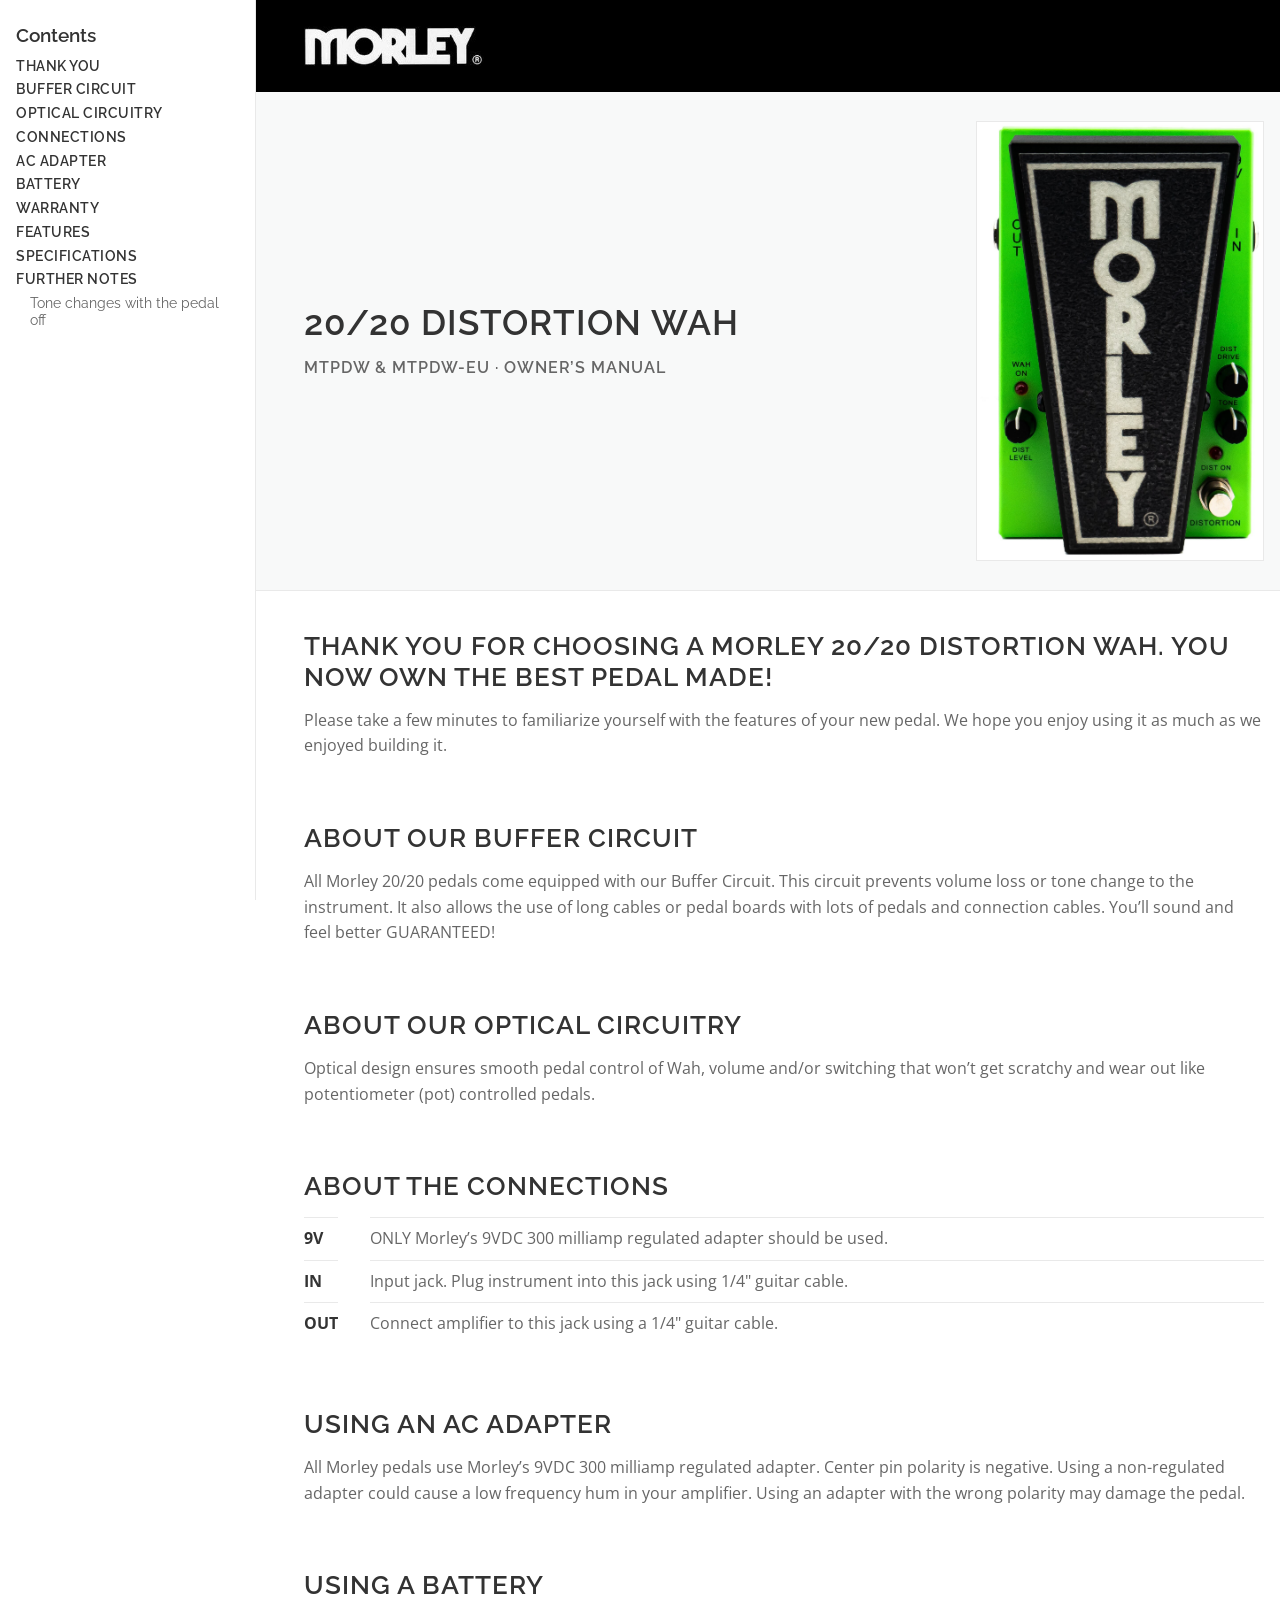
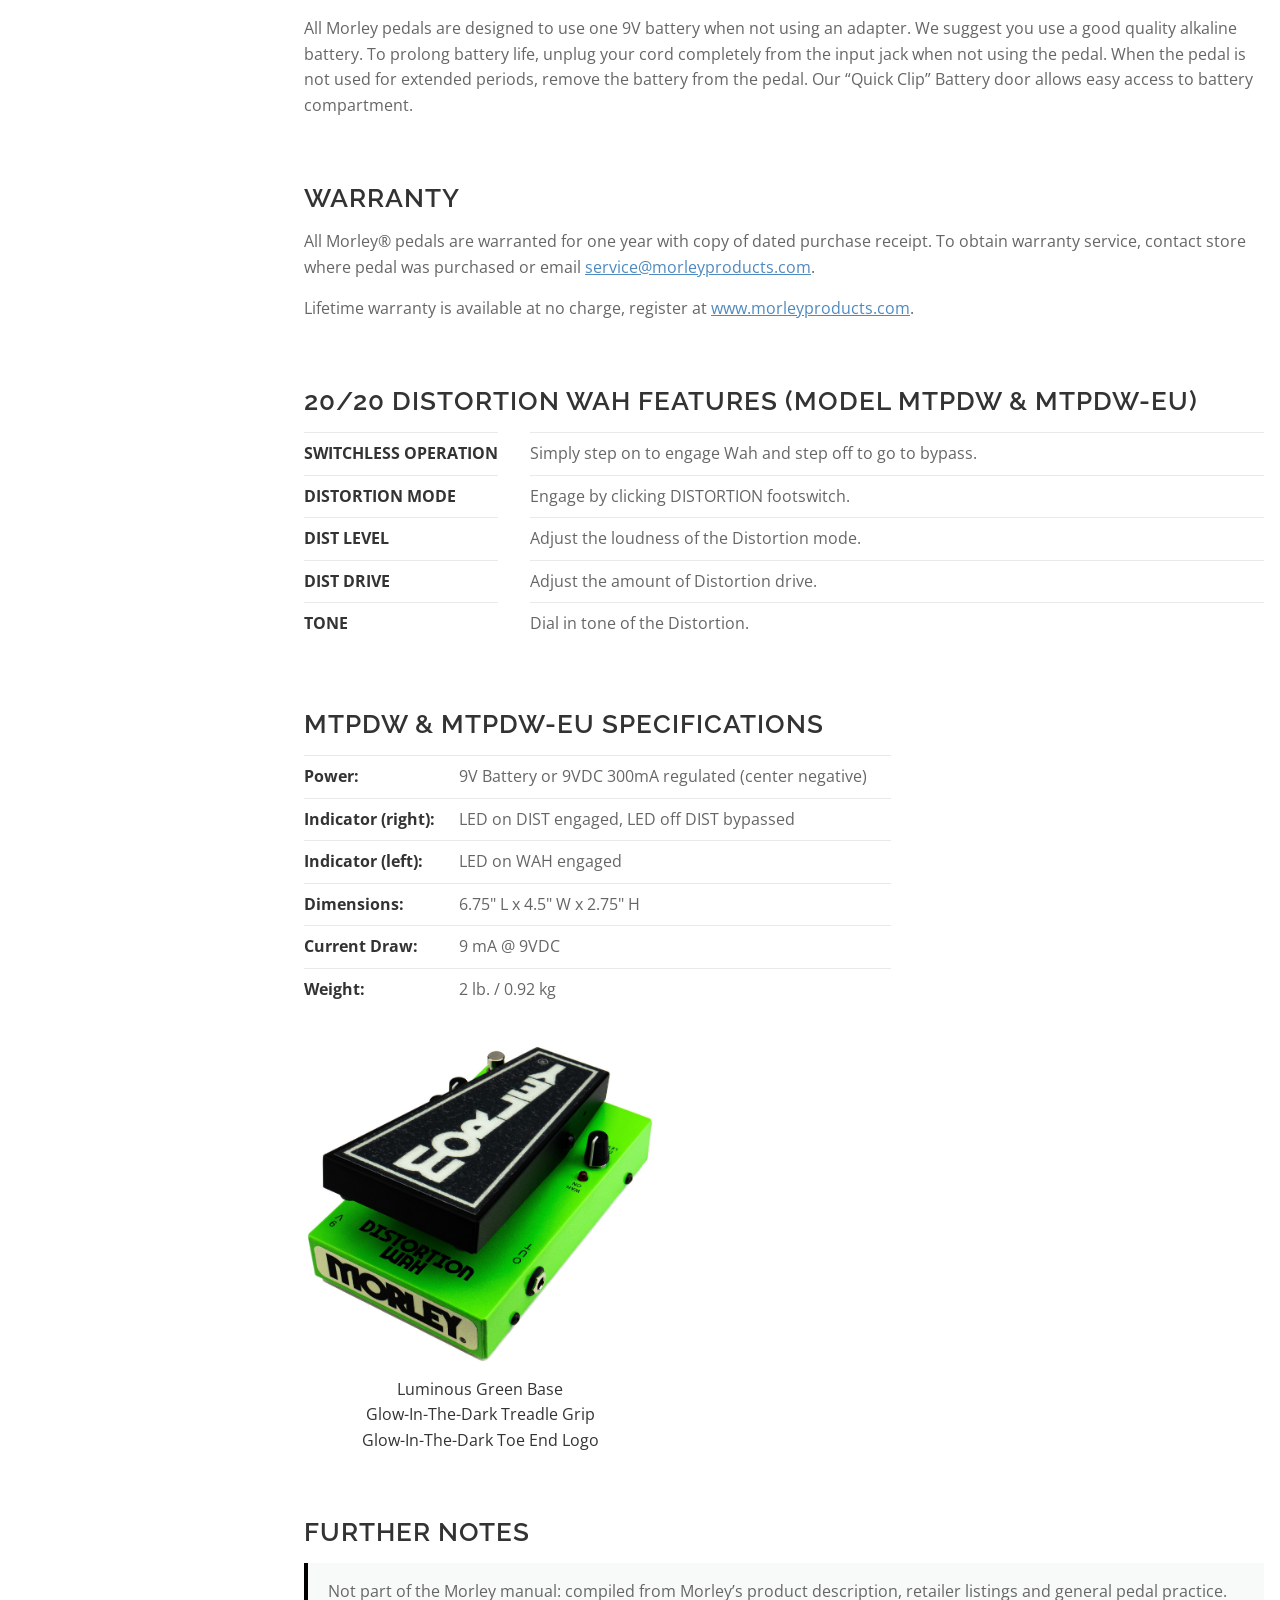
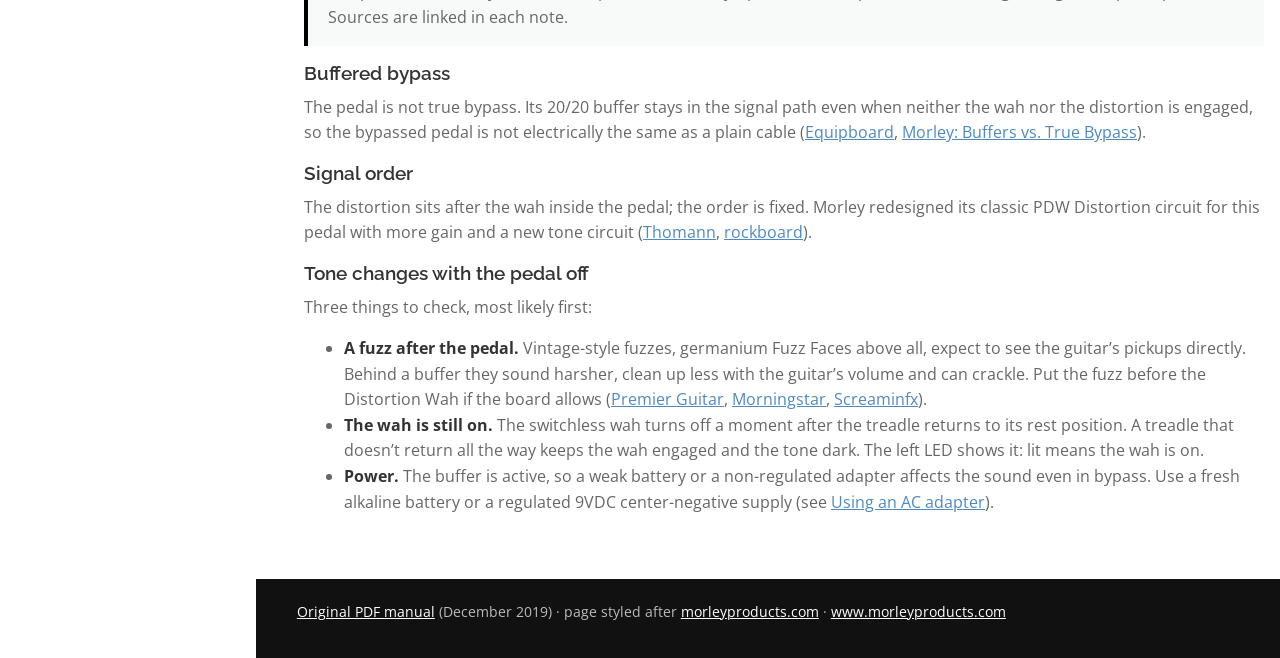
<file: morley-20-20-distortion-wah/index.html>
<!DOCTYPE html>
<html lang="en">
  <head>
    <meta charset="UTF-8" />
    <meta name="viewport" content="width=device-width, initial-scale=1.0" />
    <link rel="stylesheet" href="style.css" />
    <title>Morley 20/20 Distortion Wah Manual</title>
  </head>
  <body>
    <nav id="side-nav">
      <header>
        <div class="nav-container">
          <h3>Contents</h3>
          <h4><a href="#intro">Thank you</a></h4>
          <h4><a href="#buffer-circuit">Buffer circuit</a></h4>
          <h4><a href="#optical-circuitry">Optical circuitry</a></h4>
          <h4><a href="#connections">Connections</a></h4>
          <h4><a href="#ac-adapter">AC adapter</a></h4>
          <h4><a href="#battery">Battery</a></h4>
          <h4><a href="#warranty">Warranty</a></h4>
          <h4><a href="#features">Features</a></h4>
          <h4><a href="#specifications">Specifications</a></h4>
          <h4><a href="#further-notes">Further notes</a></h4>
          <h5><a href="#troubleshooting">Tone changes with the pedal off</a></h5>
        </div>
      </header>
    </nav>
    <main id="main-doc">
      <div id="masthead">
        <div class="brand-band">
          <img src="Images/morley-logo.png" alt="Morley" width="260" height="59" />
        </div>
        <div class="page-header">
          <div class="flex-container">
            <div class="half-container no-columns">
              <h1>20/20 Distortion Wah</h1>
              <p class="subtitle">MTPDW &amp; MTPDW-EU &middot; Owner&rsquo;s Manual</p>
            </div>
            <div class="half-container cover-photo-col">
              <img
                class="cover-photo"
                src="Images/distortion-wah-top.jpg"
                alt="The 20/20 Distortion Wah from above: a black treadle with the Morley logo on a bright green base; OUT jack on the left side, IN on the right; the WAH ON LED and DIST LEVEL knob on the left, the DIST DRIVE and tone knobs, DIST ON LED and DISTORTION footswitch on the right" width="1290" height="1978"
              />
            </div>
          </div>
        </div>
      </div>

      <section>
        <div class="flex-container">
          <div class="half-container flow">
            <header><h2 id="intro">Thank you for choosing a Morley 20/20 Distortion Wah. You now own the best pedal made!</h2></header>
            <div class="topic no-columns">
              <p>
                Please take a few minutes to familiarize yourself with the
                features of your new pedal. We hope you enjoy using it as much
                as we enjoyed building it.
              </p>
            </div>
          </div>
          <div id="toc-mobile" class="half-container">
            <h2>Contents</h2>
            <ul>
              <li><a href="#intro">Thank you</a></li>
              <li><a href="#buffer-circuit">Buffer circuit</a></li>
              <li><a href="#optical-circuitry">Optical circuitry</a></li>
              <li><a href="#connections">Connections</a></li>
              <li><a href="#ac-adapter">AC adapter</a></li>
              <li><a href="#battery">Battery</a></li>
              <li><a href="#warranty">Warranty</a></li>
              <li><a href="#features">Features</a></li>
              <li><a href="#specifications">Specifications</a></li>
              <li><a href="#further-notes">Further notes</a></li>
              <li class="sub"><a href="#troubleshooting">Tone changes with the pedal off</a></li>
            </ul>
          </div>
        </div>
      </section>

      <section>
        <div class="flex-container">
          <div class="half-container flow">
            <header><h2 id="buffer-circuit">About our buffer circuit</h2></header>
            <div class="topic no-columns">
              <p>
                All Morley 20/20 pedals come equipped with our Buffer Circuit.
                This circuit prevents volume loss or tone change to the
                instrument. It also allows the use of long cables or pedal
                boards with lots of pedals and connection cables. You&rsquo;ll
                sound and feel better GUARANTEED!
              </p>
            </div>
          </div>
        </div>
      </section>

      <section>
        <div class="flex-container">
          <div class="half-container flow">
            <header><h2 id="optical-circuitry">About our optical circuitry</h2></header>
            <div class="topic no-columns">
              <p>
                Optical design ensures smooth pedal control of Wah, volume
                and/or switching that won&rsquo;t get scratchy and wear out like
                potentiometer (pot) controlled pedals.
              </p>
            </div>
          </div>
        </div>
      </section>

      <section>
        <div class="flex-container">
          <div class="half-container flow">
            <header><h2 id="connections">About the connections</h2></header>
            <div class="topic no-columns">
              <dl class="parts-list">
                <dt>9V</dt>
                <dd>ONLY Morley&rsquo;s 9VDC 300 milliamp regulated adapter should be used.</dd>
                <dt>IN</dt>
                <dd>Input jack. Plug instrument into this jack using 1/4" guitar cable.</dd>
                <dt>OUT</dt>
                <dd>Connect amplifier to this jack using a 1/4" guitar cable.</dd>
              </dl>
            </div>
          </div>
        </div>
      </section>

      <section>
        <div class="flex-container">
          <div class="half-container flow">
            <header><h2 id="ac-adapter">Using an AC adapter</h2></header>
            <div class="topic no-columns">
              <p>
                All Morley pedals use Morley&rsquo;s 9VDC 300 milliamp regulated
                adapter. Center pin polarity is negative. Using a non-regulated
                adapter could cause a low frequency hum in your amplifier. Using
                an adapter with the wrong polarity may damage the pedal.
              </p>
            </div>
          </div>
        </div>
      </section>

      <section>
        <div class="flex-container">
          <div class="half-container flow">
            <header><h2 id="battery">Using a battery</h2></header>
            <div class="topic no-columns">
              <p>
                All Morley pedals are designed to use one 9V battery when not
                using an adapter. We suggest you use a good quality alkaline
                battery. To prolong battery life, unplug your cord completely
                from the input jack when not using the pedal. When the pedal is
                not used for extended periods, remove the battery from the
                pedal. Our &ldquo;Quick Clip&rdquo; Battery door allows easy
                access to battery compartment.
              </p>
            </div>
          </div>
        </div>
      </section>

      <section>
        <div class="flex-container">
          <div class="half-container flow">
            <header><h2 id="warranty">Warranty</h2></header>
            <div class="topic no-columns">
              <p>
                All Morley&reg; pedals are warranted for one year with copy of
                dated purchase receipt. To obtain warranty service, contact
                store where pedal was purchased or email
                <a href="mailto:service@morleyproducts.com">service@morleyproducts.com</a>.
              </p>
              <p>
                Lifetime warranty is available at no charge, register at
                <a href="https://www.morleyproducts.com">www.morleyproducts.com</a>.
              </p>
            </div>
          </div>
        </div>
      </section>

      <section>
        <div class="flex-container">
          <div class="half-container flow">
            <header><h2 id="features">20/20 Distortion Wah features (model MTPDW &amp; MTPDW-EU)</h2></header>
            <div class="topic no-columns">
              <dl class="parts-list">
                <dt>SWITCHLESS OPERATION</dt>
                <dd>Simply step on to engage Wah and step off to go to bypass.</dd>
                <dt>DISTORTION MODE</dt>
                <dd>Engage by clicking DISTORTION footswitch.</dd>
                <dt>DIST LEVEL</dt>
                <dd>Adjust the loudness of the Distortion mode.</dd>
                <dt>DIST DRIVE</dt>
                <dd>Adjust the amount of Distortion drive.</dd>
                <dt>TONE</dt>
                <dd>Dial in tone of the Distortion.</dd>
              </dl>
            </div>
          </div>
        </div>
      </section>

      <section>
        <div class="flex-container">
          <div class="half-container flow">
            <header><h2 id="specifications">MTPDW &amp; MTPDW-EU specifications</h2></header>
            <div class="topic spec-topic">
              <div class="table-scroll">
                <table class="spec-table">
                  <tbody>
                    <tr><th scope="row">Power:</th><td>9V Battery or 9VDC 300mA regulated (center negative)</td></tr>
                    <tr><th scope="row">Indicator (right):</th><td>LED on DIST engaged, LED off DIST bypassed</td></tr>
                    <tr><th scope="row">Indicator (left):</th><td>LED on WAH engaged</td></tr>
                    <tr><th scope="row">Dimensions:</th><td>6.75" L x 4.5" W x 2.75" H</td></tr>
                    <tr><th scope="row">Current Draw:</th><td>9 mA @ 9VDC</td></tr>
                    <tr><th scope="row">Weight:</th><td>2 lb. / 0.92 kg</td></tr>
                  </tbody>
                </table>
              </div>
              <figure class="product-figure">
                <img
                  src="Images/distortion-wah-angled.jpg"
                  alt="The 20/20 Distortion Wah at an angle: luminous green base with the DISTORTION WAH lettering and the Morley logo on the toe end, black treadle with its grip" width="1718" height="1571" loading="lazy"
                />
                <figcaption>
                  Luminous Green Base<br />
                  Glow-In-The-Dark Treadle Grip<br />
                  Glow-In-The-Dark Toe End Logo
                </figcaption>
              </figure>
            </div>
          </div>
        </div>
      </section>

      <section>
        <div class="flex-container">
          <div class="half-container flow">
            <header><h2 id="further-notes">Further notes</h2></header>
            <div class="topic no-columns">
              <p class="doc-update">
                Not part of the Morley manual: compiled from Morley&rsquo;s
                product description, retailer listings and general pedal
                practice. Sources are linked in each note.
              </p>
              <div class="keep-together">
                <h3 id="buffered-bypass">Buffered bypass</h3>
                <p>
                  The pedal is not true bypass. Its 20/20 buffer stays in the
                  signal path even when neither the wah nor the distortion is
                  engaged, so the bypassed pedal is not electrically the same as
                  a plain cable
                  (<a href="https://equipboard.com/items/morley-20-20-distortion-wah">Equipboard</a>,
                  <a href="https://www.morleyproducts.com/buffers-vs-true-bypass/">Morley: Buffers vs. True Bypass</a>).
                </p>
              </div>
              <div class="keep-together">
                <h3 id="signal-order">Signal order</h3>
                <p>
                  The distortion sits after the wah inside the pedal; the order
                  is fixed. Morley redesigned its classic PDW Distortion circuit
                  for this pedal with more gain and a new tone circuit
                  (<a href="https://www.thomannmusic.com/morley_mtpdw_20_20_distortion_wah.htm">Thomann</a>,
                  <a href="https://rockboard.de/en/pedalPedia/Morley/2020-Distortion-Wah/327045840">rockboard</a>).
                </p>
              </div>
              <div class="keep-together">
                <h3 id="troubleshooting">Tone changes with the pedal off</h3>
                <p>Three things to check, most likely first:</p>
              </div>
              <ul>
                <li>
                  <strong>A fuzz after the pedal.</strong> Vintage-style fuzzes,
                  germanium Fuzz Faces above all, expect to see the guitar&rsquo;s
                  pickups directly. Behind a buffer they sound harsher, clean up
                  less with the guitar&rsquo;s volume and can crackle. Put the
                  fuzz before the Distortion Wah if the board allows
                  (<a href="https://www.premierguitar.com/the-truth-about-bypass-pt-2">Premier Guitar</a>,
                  <a href="https://help.morningstar.io/en/article/using-vintage-fuzz-pedals-with-the-ml10x-7l330d/">Morningstar</a>,
                  <a href="https://screaminfx.com/tech/wah-before-or-after-fuzz-pedal.htm">Screaminfx</a>).
                </li>
                <li>
                  <strong>The wah is still on.</strong> The switchless wah turns
                  off a moment after the treadle returns to its rest position. A
                  treadle that doesn&rsquo;t return all the way keeps the wah
                  engaged and the tone dark. The left LED shows it: lit means the
                  wah is on.
                </li>
                <li>
                  <strong>Power.</strong> The buffer is active, so a weak battery
                  or a non-regulated adapter affects the sound even in bypass.
                  Use a fresh alkaline battery or a regulated 9VDC
                  center-negative supply (see <a href="#ac-adapter">Using an AC
                  adapter</a>).
                </li>
              </ul>
            </div>
          </div>
        </div>
      </section>
    </main>
    <footer>
      <p>
        <a href="MO_MT_PDW_Manual_EN.pdf">Original PDF manual</a>
        (December 2019) &middot; page styled after
        <a href="https://www.morleyproducts.com/2020-distortion-wah/">morleyproducts.com</a>
        &middot; <a href="https://www.morleyproducts.com">www.morleyproducts.com</a>
      </p>
    </footer>
  </body>
</html>
</file>
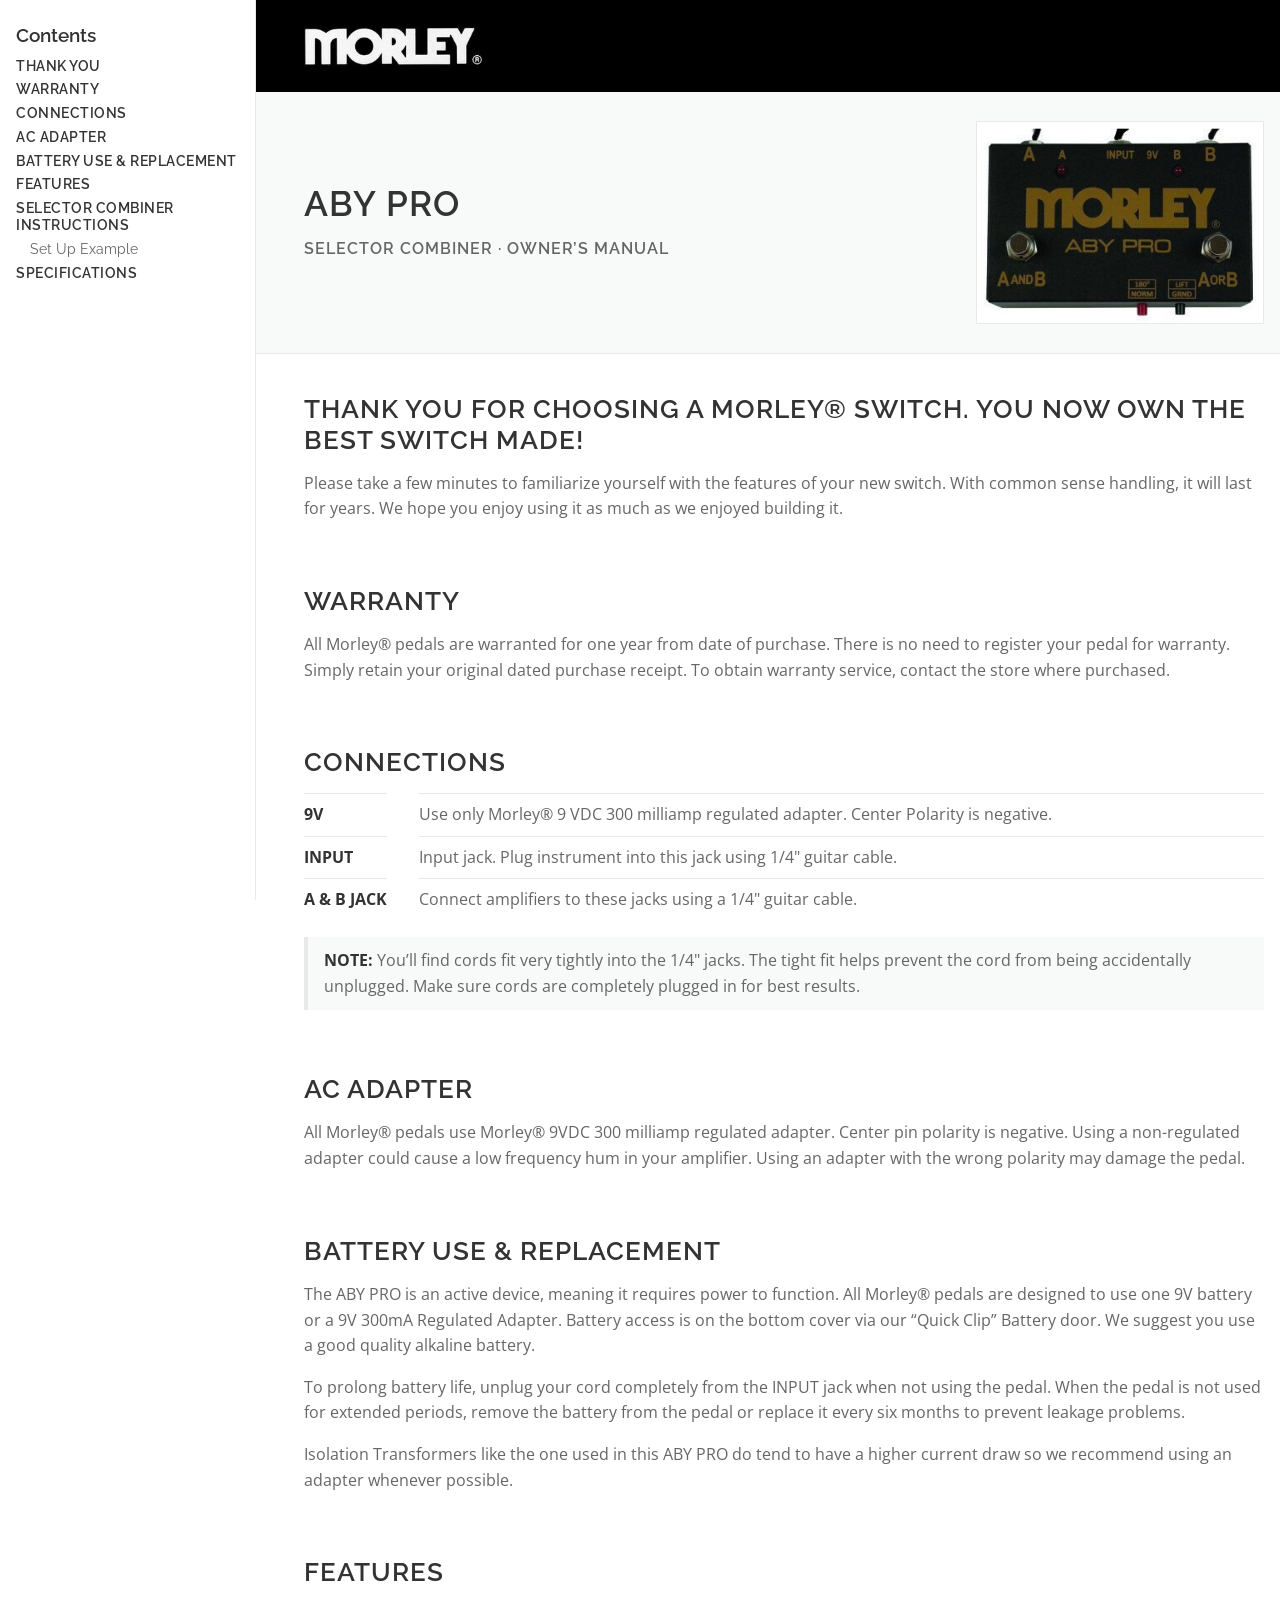
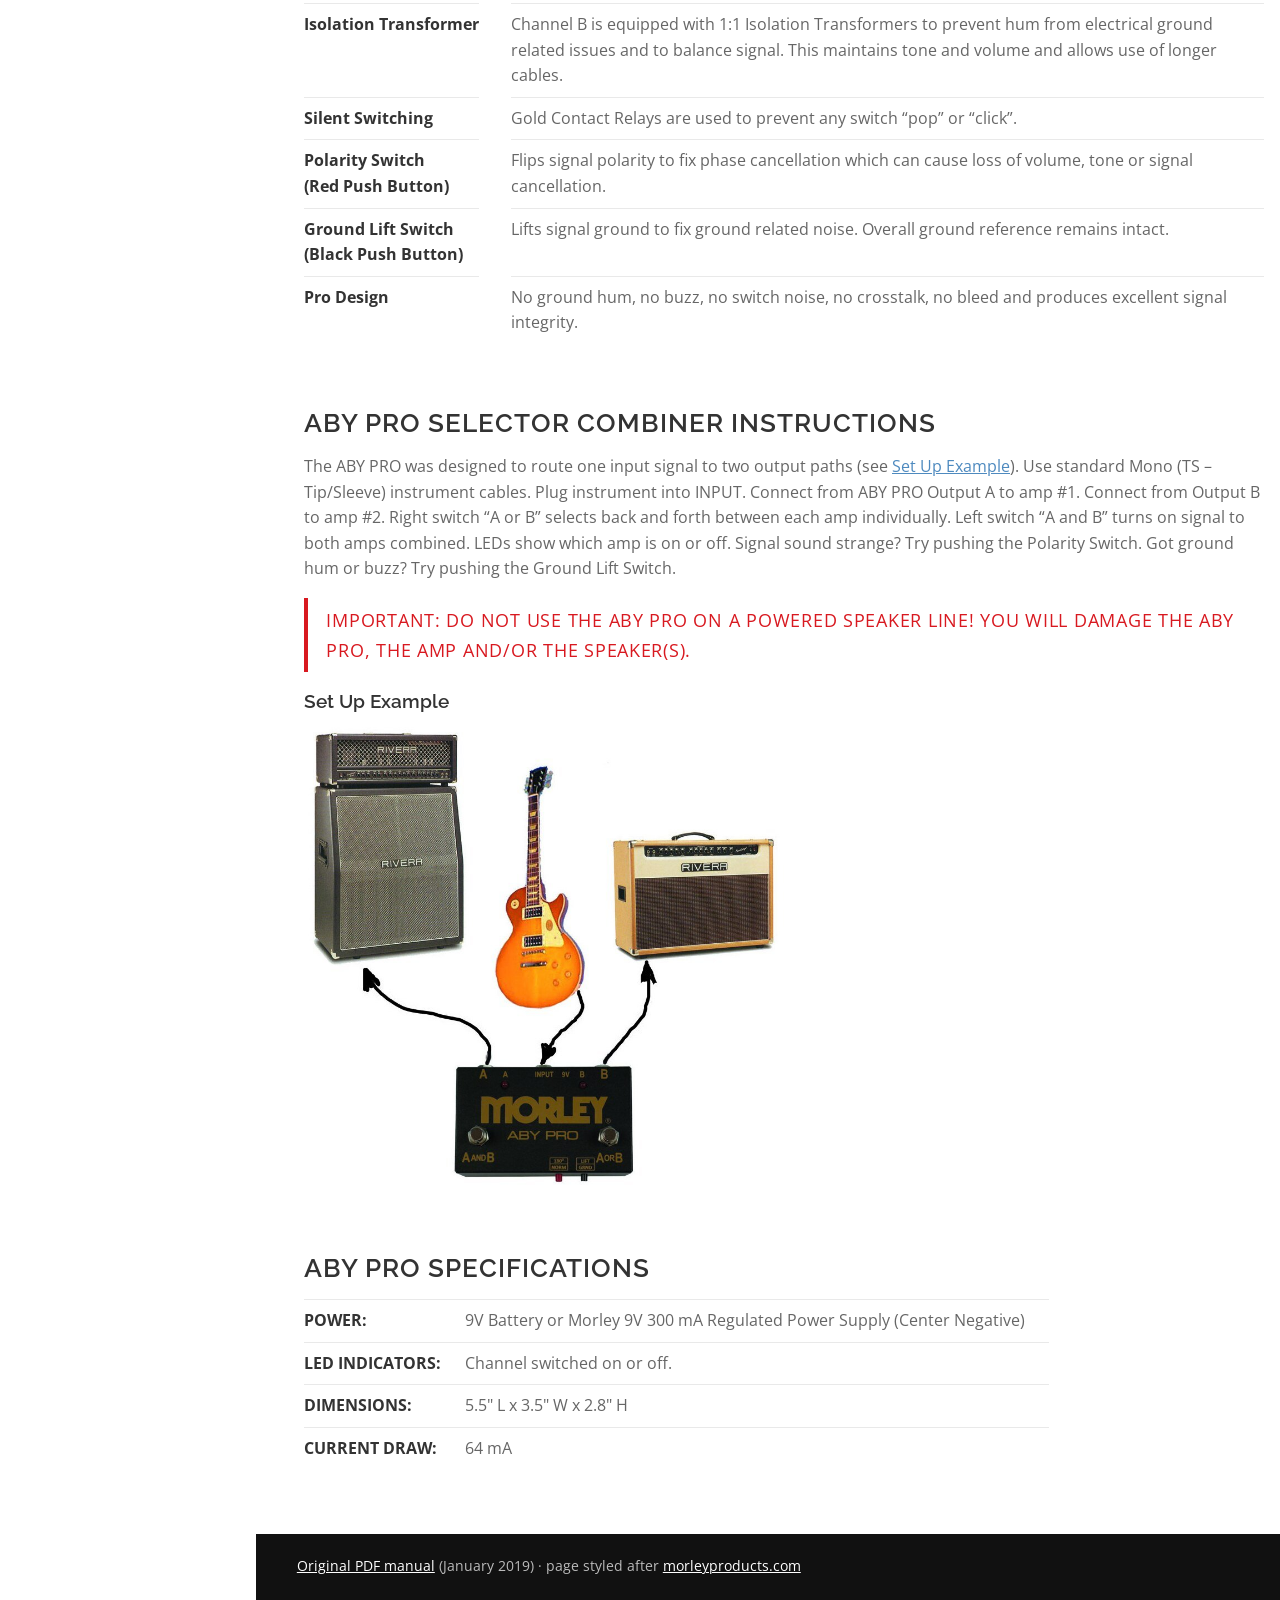
<file: morley-aby-pro/index.html>
<!DOCTYPE html>
<html lang="en">
  <head>
    <meta charset="UTF-8" />
    <meta name="viewport" content="width=device-width, initial-scale=1.0" />
    <link rel="stylesheet" href="style.css" />
    <title>Morley ABY Pro Selector Combiner Manual</title>
  </head>
  <body>
    <nav id="side-nav">
      <header>
        <div class="nav-container">
          <h3>Contents</h3>
          <h4><a href="#intro">Thank you</a></h4>
          <h4><a href="#warranty">Warranty</a></h4>
          <h4><a href="#connections">Connections</a></h4>
          <h4><a href="#ac-adapter">AC adapter</a></h4>
          <h4><a href="#battery">Battery use &amp; replacement</a></h4>
          <h4><a href="#features">Features</a></h4>
          <h4><a href="#instructions">Selector combiner instructions</a></h4>
          <h5><a href="#set-up-example">Set Up Example</a></h5>
          <h4><a href="#specifications">Specifications</a></h4>
        </div>
      </header>
    </nav>
    <main id="main-doc">
      <div id="masthead">
        <div class="brand-band">
          <img src="Images/morley-logo.png" alt="Morley" width="260" height="59" />
        </div>
        <div class="page-header">
          <div class="flex-container">
            <div class="half-container no-columns">
              <h1>ABY Pro</h1>
              <p class="subtitle">Selector Combiner &middot; Owner&rsquo;s Manual</p>
            </div>
            <div class="half-container cover-photo-col">
              <img
                class="cover-photo"
                src="Images/aby-pro.jpg"
                alt="The black Morley ABY Pro with gold lettering: A, INPUT, 9V and B jacks on the top edge with an LED for A and for B, the A AND B footswitch on the left, the A OR B footswitch on the right, and the red 180&deg;/NORM and black LIFT/GRND push buttons on the front edge" width="344" height="242"
              />
            </div>
          </div>
        </div>
      </div>

      <section>
        <div class="flex-container">
          <div class="half-container flow">
            <header><h2 id="intro">Thank you for choosing a Morley&reg; switch. You now own the best switch made!</h2></header>
            <div class="topic no-columns">
              <p>
                Please take a few minutes to familiarize yourself with the
                features of your new switch. With common sense handling, it will
                last for years. We hope you enjoy using it as much as we enjoyed
                building it.
              </p>
            </div>
          </div>
          <div id="toc-mobile" class="half-container">
            <h2>Contents</h2>
            <ul>
              <li><a href="#intro">Thank you</a></li>
              <li><a href="#warranty">Warranty</a></li>
              <li><a href="#connections">Connections</a></li>
              <li><a href="#ac-adapter">AC adapter</a></li>
              <li><a href="#battery">Battery use &amp; replacement</a></li>
              <li><a href="#features">Features</a></li>
              <li><a href="#instructions">Selector combiner instructions</a></li>
              <li class="sub"><a href="#set-up-example">Set Up Example</a></li>
              <li><a href="#specifications">Specifications</a></li>
            </ul>
          </div>
        </div>
      </section>

      <section>
        <div class="flex-container">
          <div class="half-container flow">
            <header><h2 id="warranty">Warranty</h2></header>
            <div class="topic no-columns">
              <p>
                All Morley&reg; pedals are warranted for one year from date of
                purchase. There is no need to register your pedal for warranty.
                Simply retain your original dated purchase receipt. To obtain
                warranty service, contact the store where purchased.
              </p>
            </div>
          </div>
        </div>
      </section>

      <section>
        <div class="flex-container">
          <div class="half-container flow">
            <header><h2 id="connections">Connections</h2></header>
            <div class="topic no-columns">
              <dl class="parts-list">
                <dt>9V</dt>
                <dd>Use only Morley&reg; 9 VDC 300 milliamp regulated adapter. Center Polarity is negative.</dd>
                <dt>INPUT</dt>
                <dd>Input jack. Plug instrument into this jack using 1/4" guitar cable.</dd>
                <dt>A &amp; B JACK</dt>
                <dd>Connect amplifiers to these jacks using a 1/4" guitar cable.</dd>
              </dl>
              <p class="callout">
                <strong>NOTE:</strong> You&rsquo;ll find cords fit very tightly
                into the 1/4" jacks. The tight fit helps prevent the cord from
                being accidentally unplugged. Make sure cords are completely
                plugged in for best results.
              </p>
            </div>
          </div>
        </div>
      </section>

      <section>
        <div class="flex-container">
          <div class="half-container flow">
            <header><h2 id="ac-adapter">AC adapter</h2></header>
            <div class="topic no-columns">
              <p>
                All Morley&reg; pedals use Morley&reg; 9VDC 300 milliamp
                regulated adapter. Center pin polarity is negative. Using a
                non-regulated adapter could cause a low frequency hum in your
                amplifier. Using an adapter with the wrong polarity may damage
                the pedal.
              </p>
            </div>
          </div>
        </div>
      </section>

      <section>
        <div class="flex-container">
          <div class="half-container flow">
            <header><h2 id="battery">Battery use &amp; replacement</h2></header>
            <div class="topic no-columns">
              <p>
                The ABY PRO is an active device, meaning it requires power to
                function. All Morley&reg; pedals are designed to use one 9V
                battery or a 9V 300mA Regulated Adapter. Battery access is on
                the bottom cover via our &ldquo;Quick Clip&rdquo; Battery door.
                We suggest you use a good quality alkaline battery.
              </p>
              <p>
                To prolong battery life, unplug your cord completely from the
                INPUT jack when not using the pedal. When the pedal is not used
                for extended periods, remove the battery from the pedal or
                replace it every six months to prevent leakage problems.
              </p>
              <p>
                Isolation Transformers like the one used in this ABY PRO do tend
                to have a higher current draw so we recommend using an adapter
                whenever possible.
              </p>
            </div>
          </div>
        </div>
      </section>

      <section>
        <div class="flex-container">
          <div class="half-container flow">
            <header><h2 id="features">Features</h2></header>
            <div class="topic no-columns">
              <dl class="parts-list">
                <dt>Isolation Transformer</dt>
                <dd>
                  Channel B is equipped with 1:1 Isolation Transformers to
                  prevent hum from electrical ground related issues and to
                  balance signal. This maintains tone and volume and allows use
                  of longer cables.
                </dd>
                <dt>Silent Switching</dt>
                <dd>Gold Contact Relays are used to prevent any switch &ldquo;pop&rdquo; or &ldquo;click&rdquo;.</dd>
                <dt>Polarity Switch<br />(Red Push Button)</dt>
                <dd>Flips signal polarity to fix phase cancellation which can cause loss of volume, tone or signal cancellation.</dd>
                <dt>Ground Lift Switch<br />(Black Push Button)</dt>
                <dd>Lifts signal ground to fix ground related noise. Overall ground reference remains intact.</dd>
                <dt>Pro Design</dt>
                <dd>No ground hum, no buzz, no switch noise, no crosstalk, no bleed and produces excellent signal integrity.</dd>
              </dl>
            </div>
          </div>
        </div>
      </section>

      <section>
        <div class="flex-container">
          <div class="half-container flow">
            <header><h2 id="instructions">ABY PRO selector combiner instructions</h2></header>
            <div class="topic no-columns">
              <p>
                The ABY PRO was designed to route one input signal to two output
                paths (see <a href="#set-up-example">Set Up Example</a>). Use
                standard Mono (TS &ndash; Tip/Sleeve) instrument cables. Plug
                instrument into INPUT. Connect from ABY PRO Output A to amp #1.
                Connect from Output B to amp #2. Right switch &ldquo;A or
                B&rdquo; selects back and forth between each amp individually.
                Left switch &ldquo;A and B&rdquo; turns on signal to both amps
                combined. LEDs show which amp is on or off. Signal sound strange?
                Try pushing the Polarity Switch. Got ground hum or buzz? Try
                pushing the Ground Lift Switch.
              </p>
              <p class="warning">
                IMPORTANT: DO NOT USE THE ABY PRO ON A POWERED SPEAKER LINE! YOU
                WILL DAMAGE THE ABY PRO, THE AMP AND/OR THE SPEAKER(S).
              </p>
              <div class="keep-together">
                <h3 id="set-up-example">Set Up Example</h3>
                <figure class="setup-figure">
                  <img
                    src="Images/setup-example.jpg"
                    alt="One guitar runs into the INPUT jack in the middle of the ABY Pro's top edge; a cable from jack A goes to a half-stack amp on the left, and a cable from jack B goes to a combo amp on the right" width="900" height="900" loading="lazy"
                  />
                </figure>
              </div>
            </div>
          </div>
        </div>
      </section>

      <section>
        <div class="flex-container">
          <div class="half-container flow">
            <header><h2 id="specifications">ABY PRO specifications</h2></header>
            <div class="topic no-columns">
              <div class="table-scroll">
                <table class="spec-table">
                  <tbody>
                    <tr><th scope="row">POWER:</th><td>9V Battery or Morley 9V 300 mA Regulated Power Supply (Center Negative)</td></tr>
                    <tr><th scope="row">LED INDICATORS:</th><td>Channel switched on or off.</td></tr>
                    <tr><th scope="row">DIMENSIONS:</th><td>5.5" L x 3.5" W x 2.8" H</td></tr>
                    <tr><th scope="row">CURRENT DRAW:</th><td>64 mA</td></tr>
                  </tbody>
                </table>
              </div>
            </div>
          </div>
        </div>
      </section>
    </main>
    <footer>
      <p>
        <a href="aby-pro-owners-manual-jan2019.pdf">Original PDF manual</a>
        (January 2019) &middot; page styled after
        <a href="https://www.morleyproducts.com/aby-pro-selector/">morleyproducts.com</a>
      </p>
    </footer>
  </body>
</html>
</file>
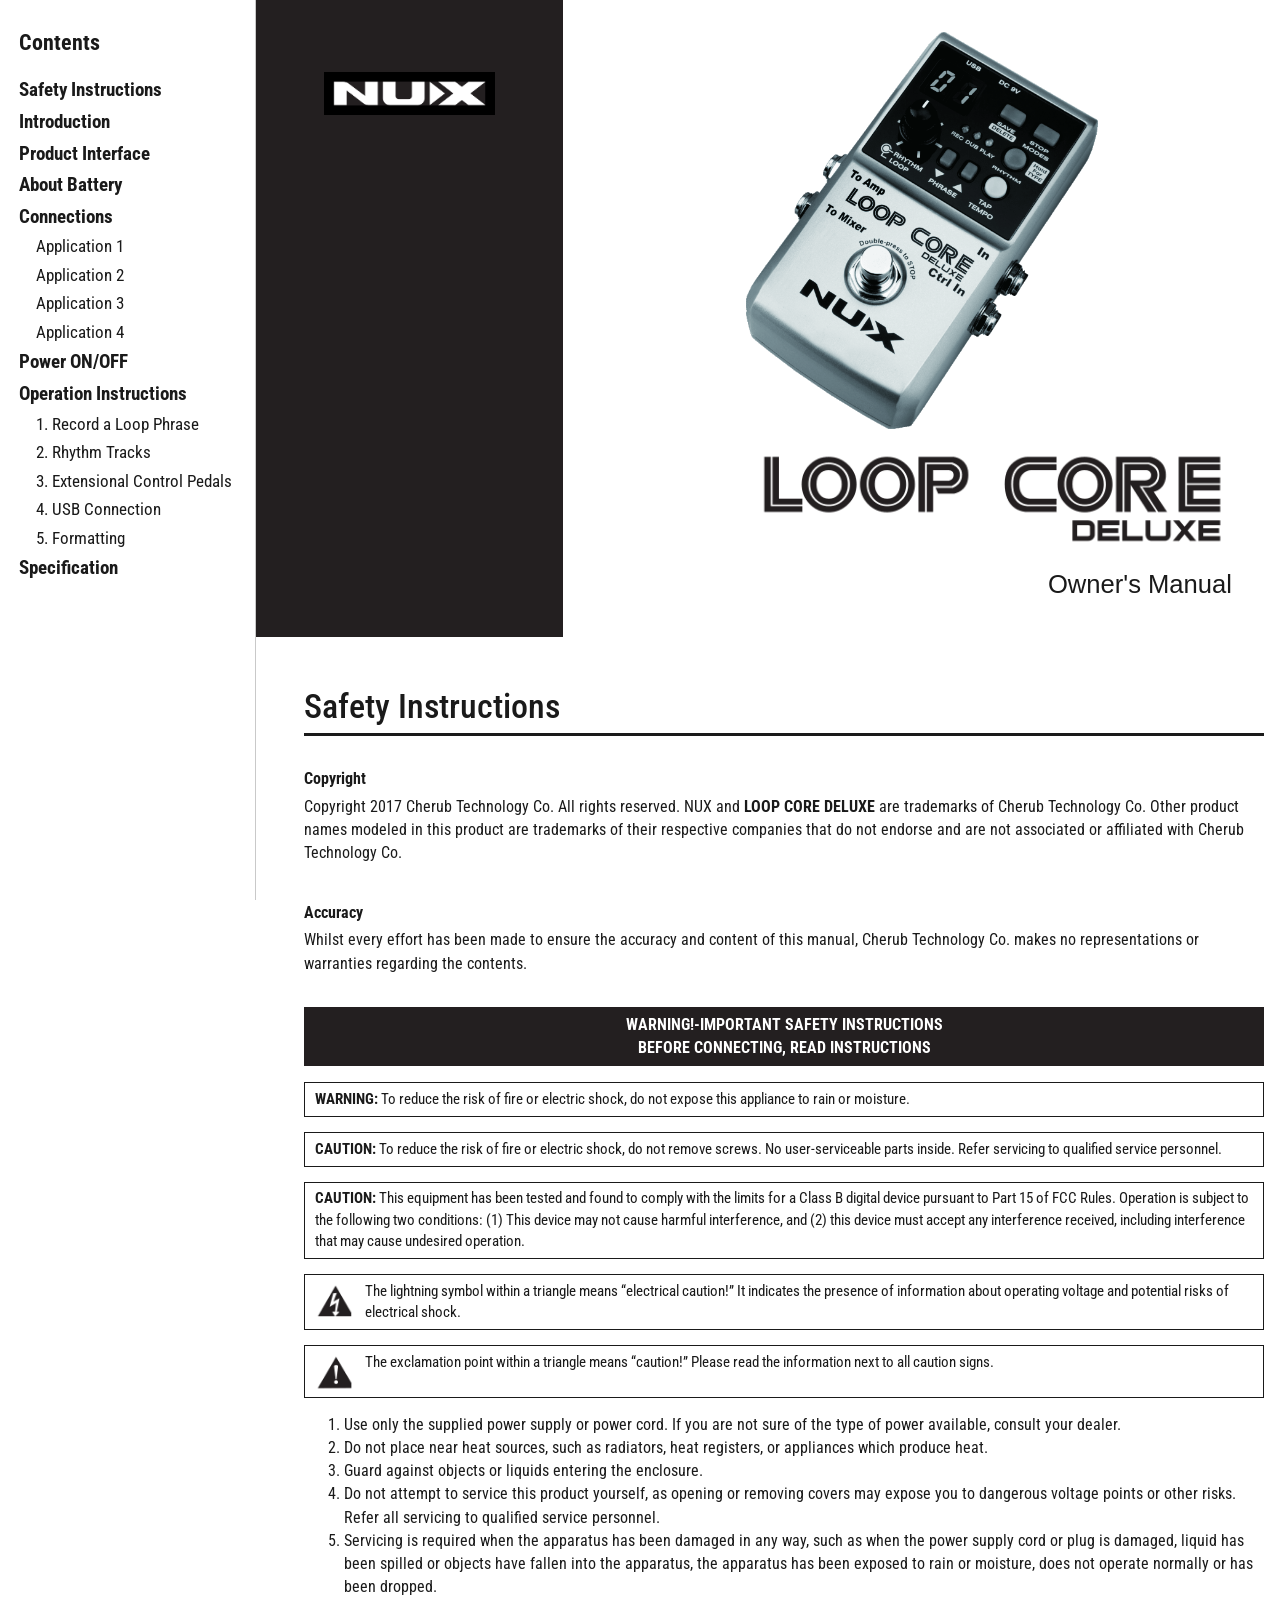
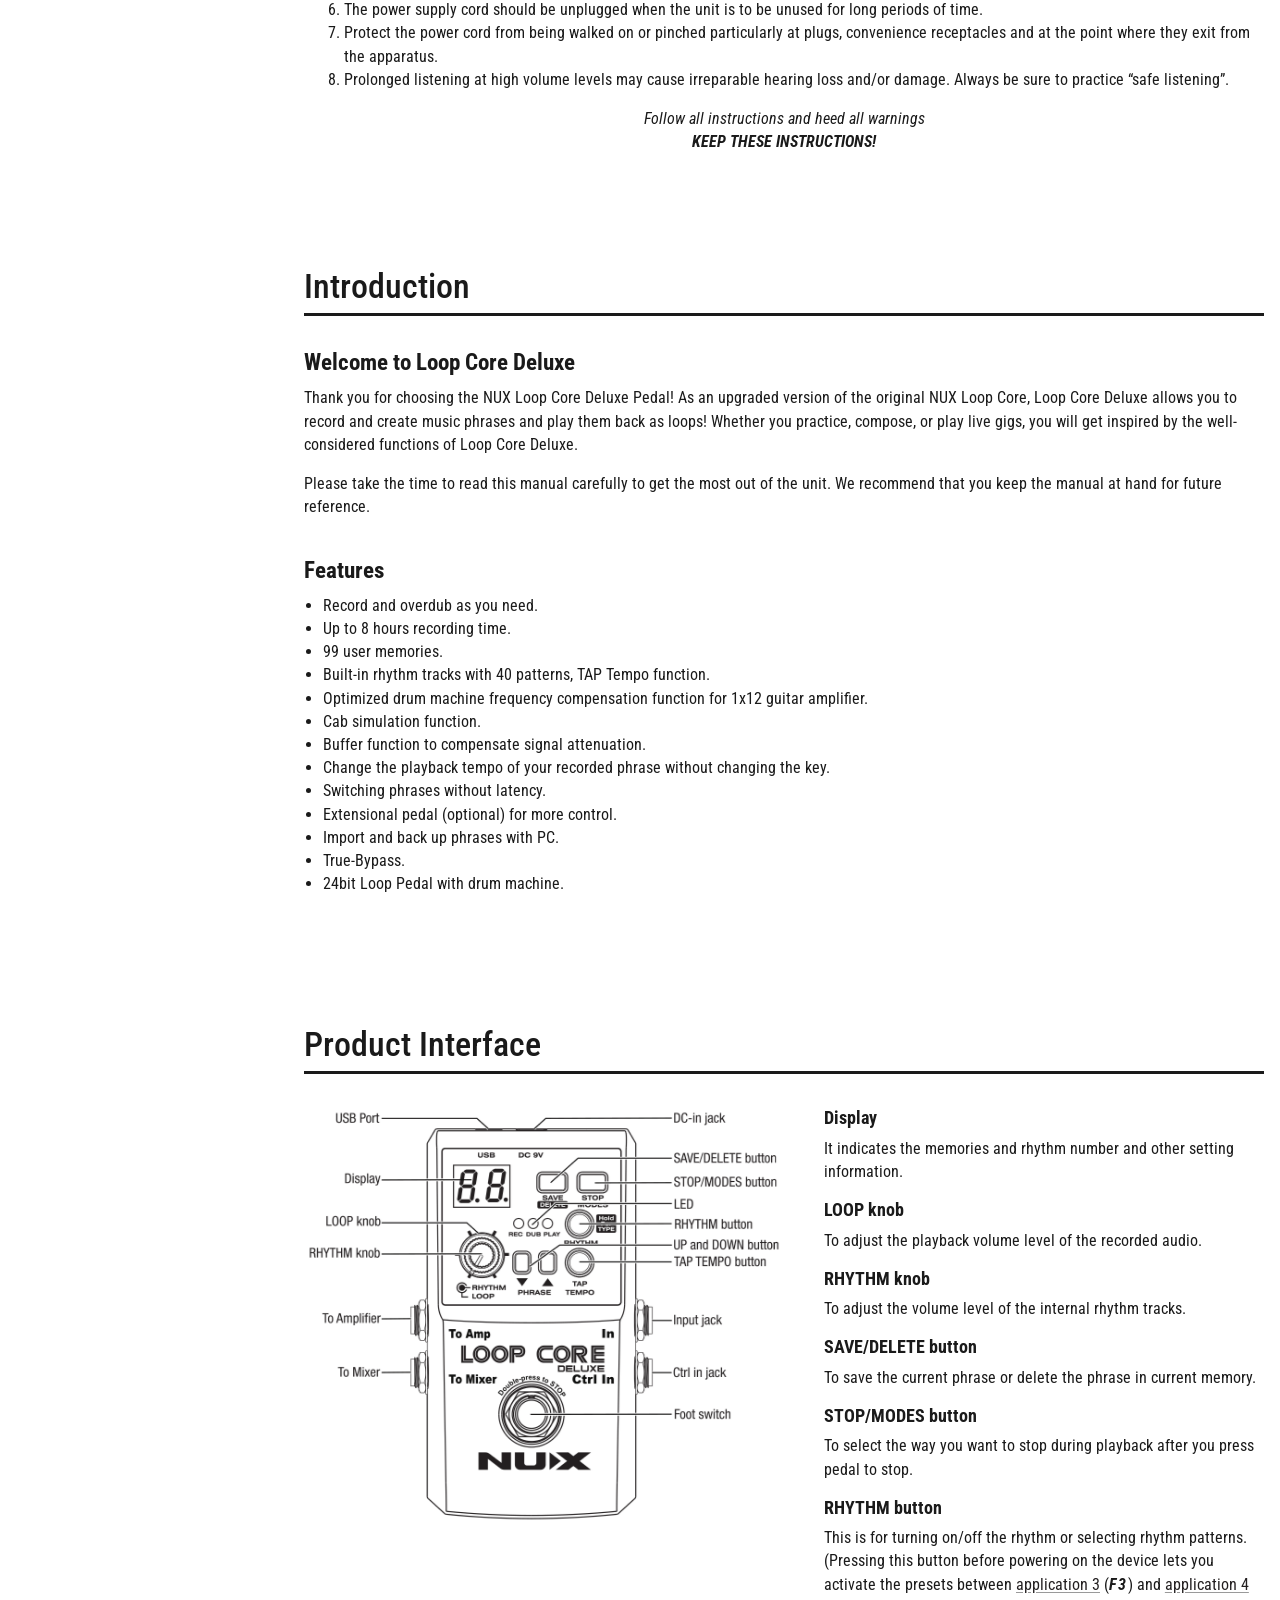
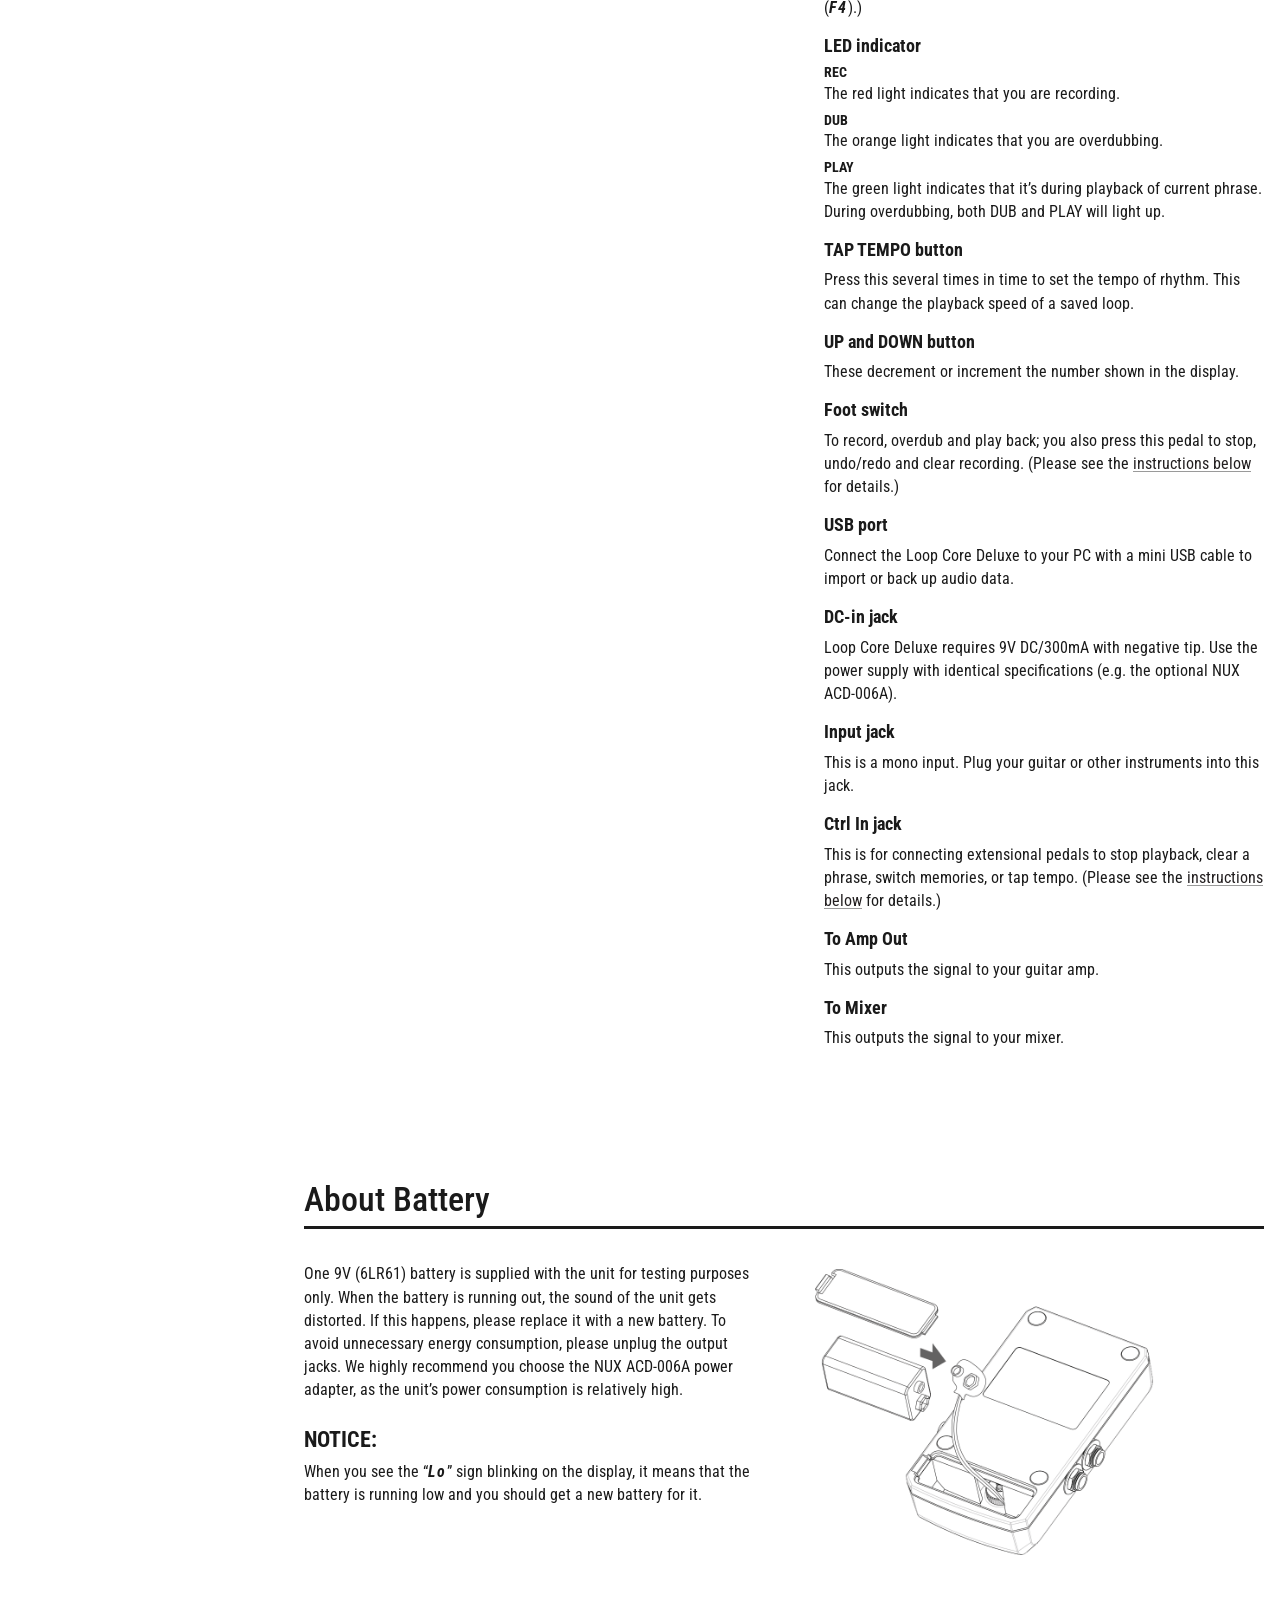
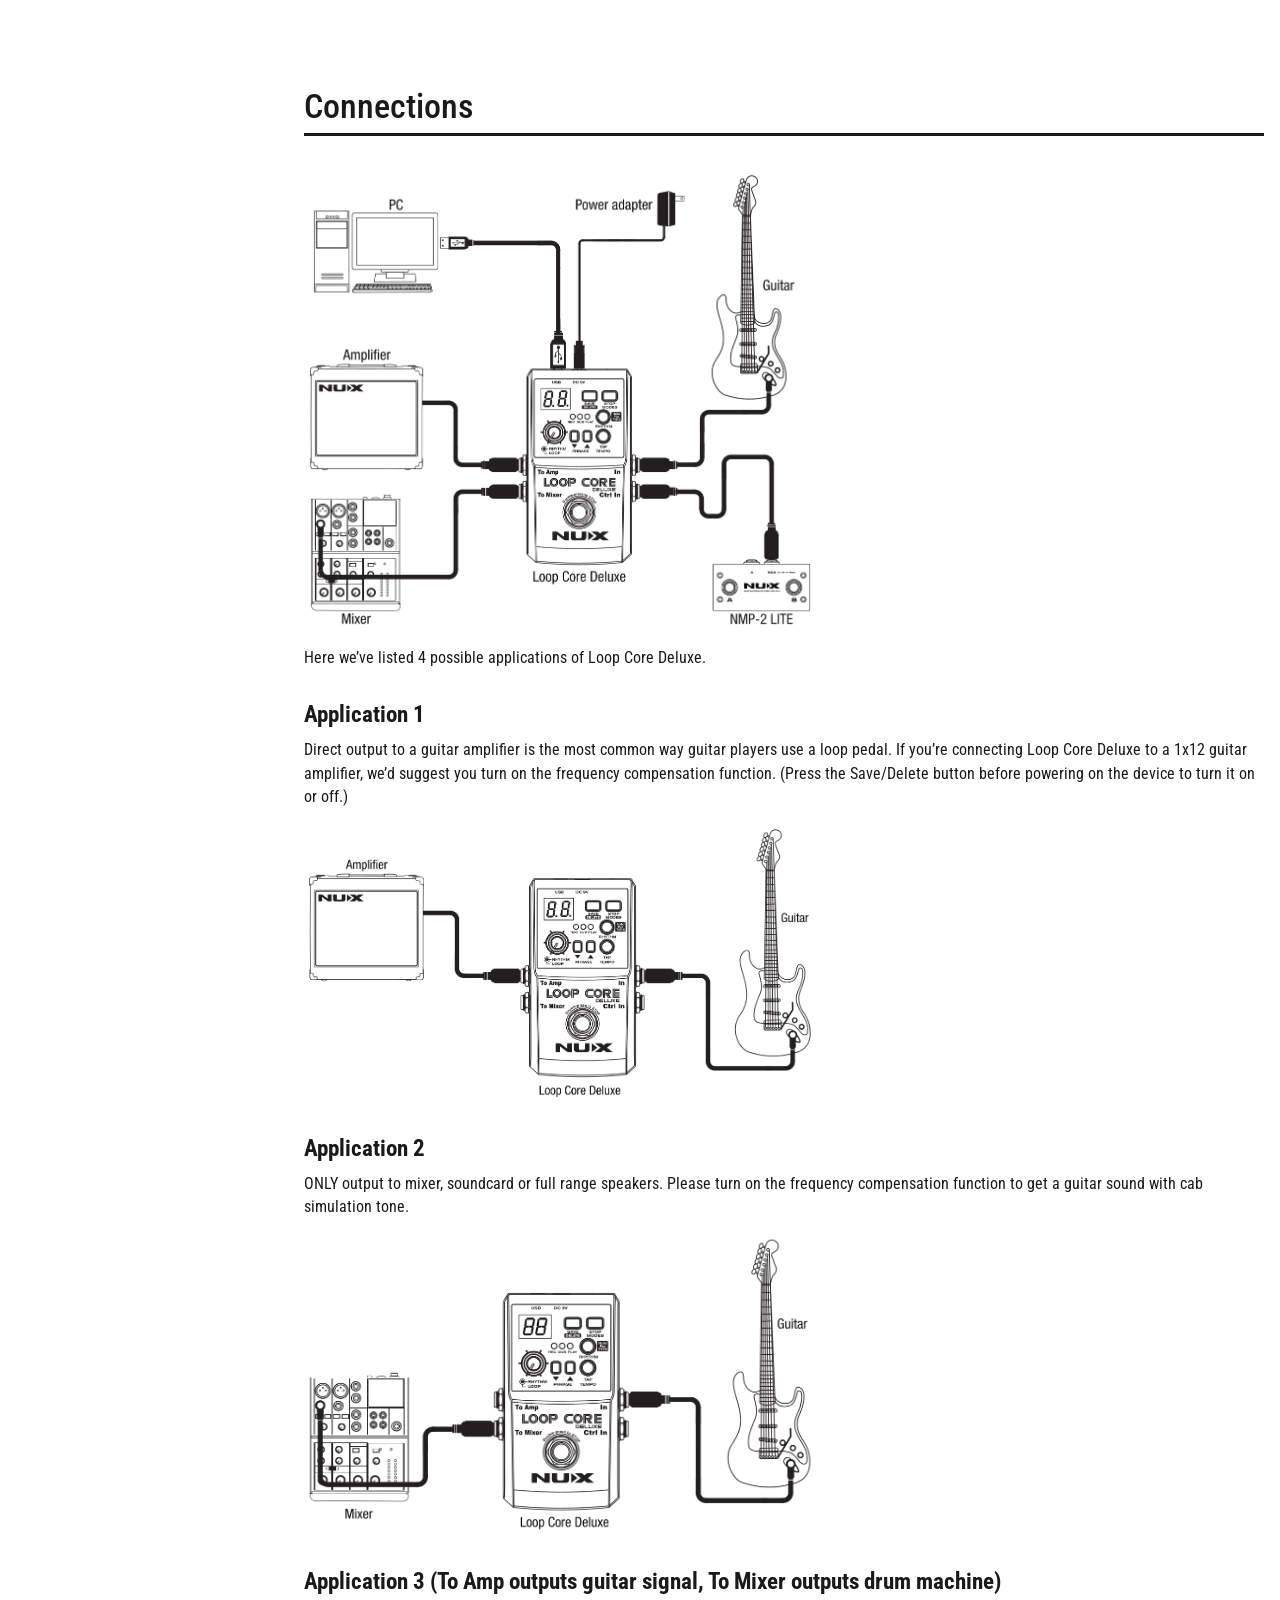
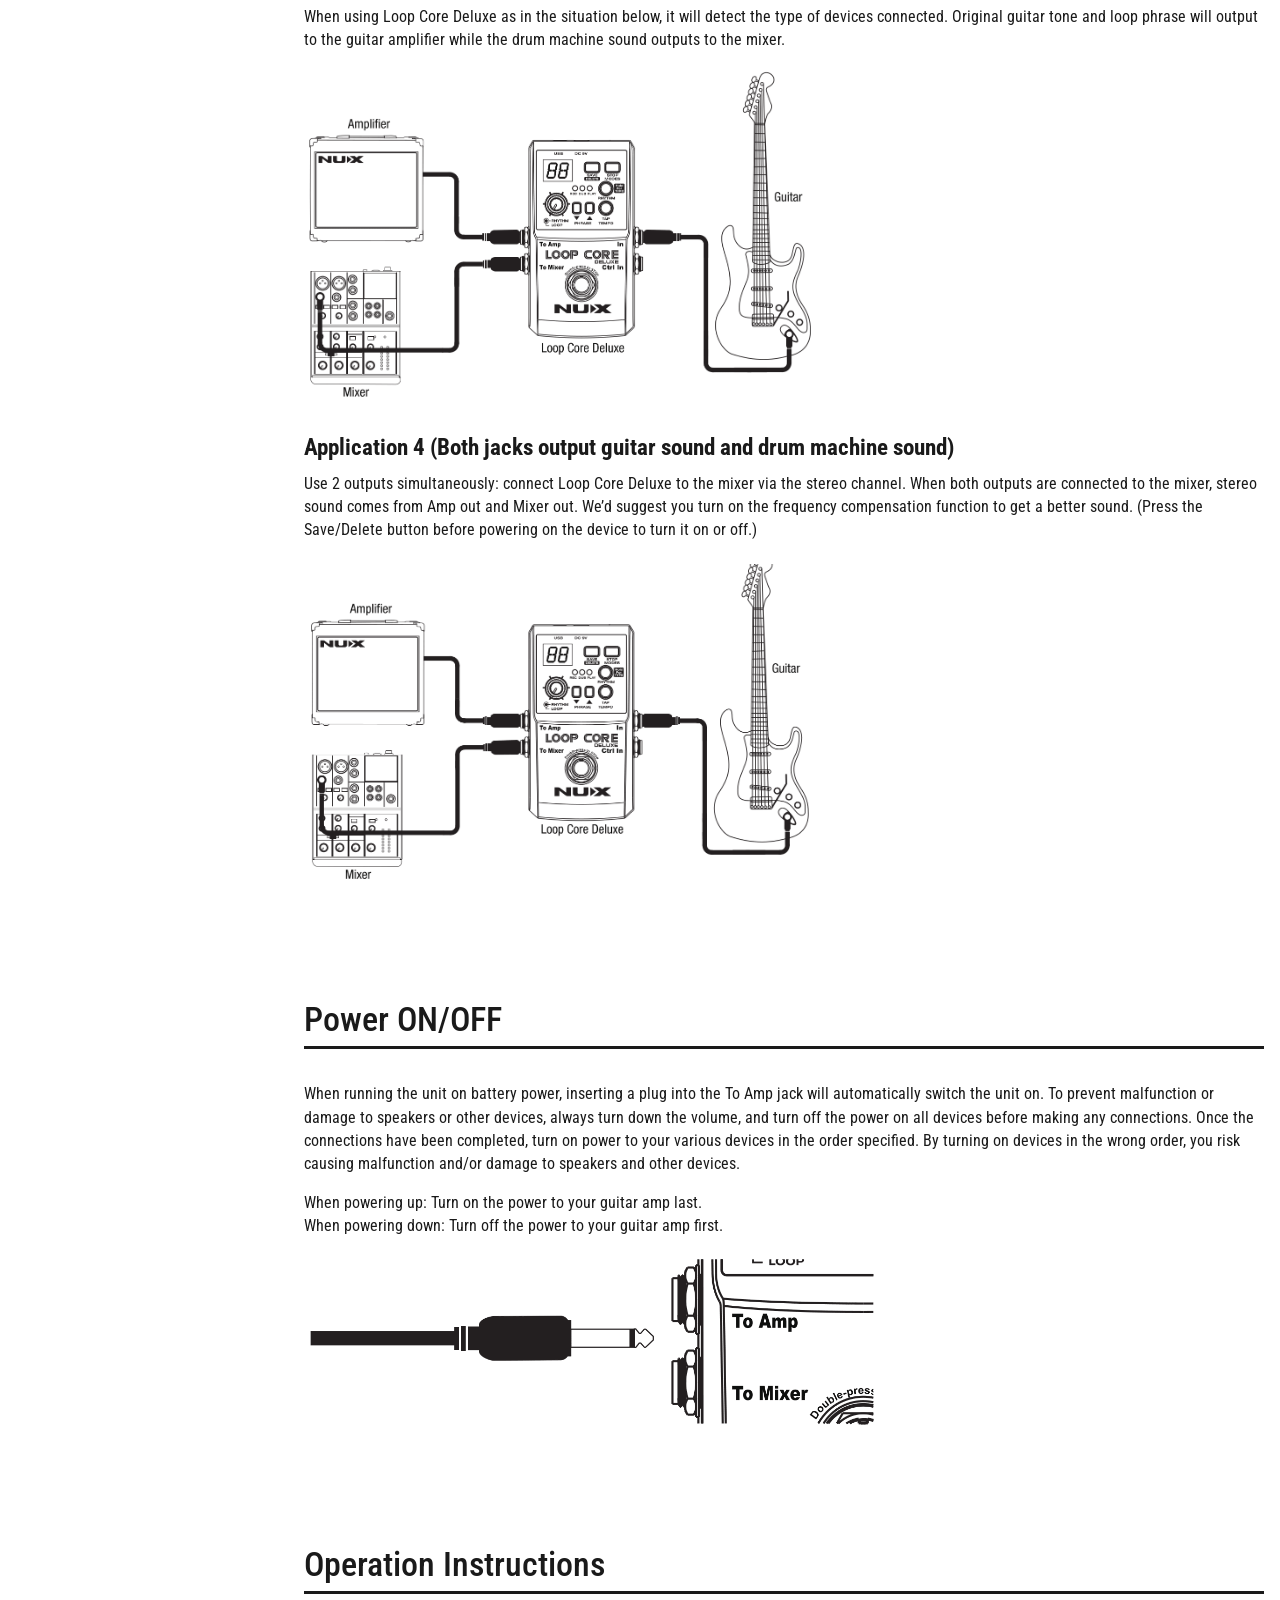
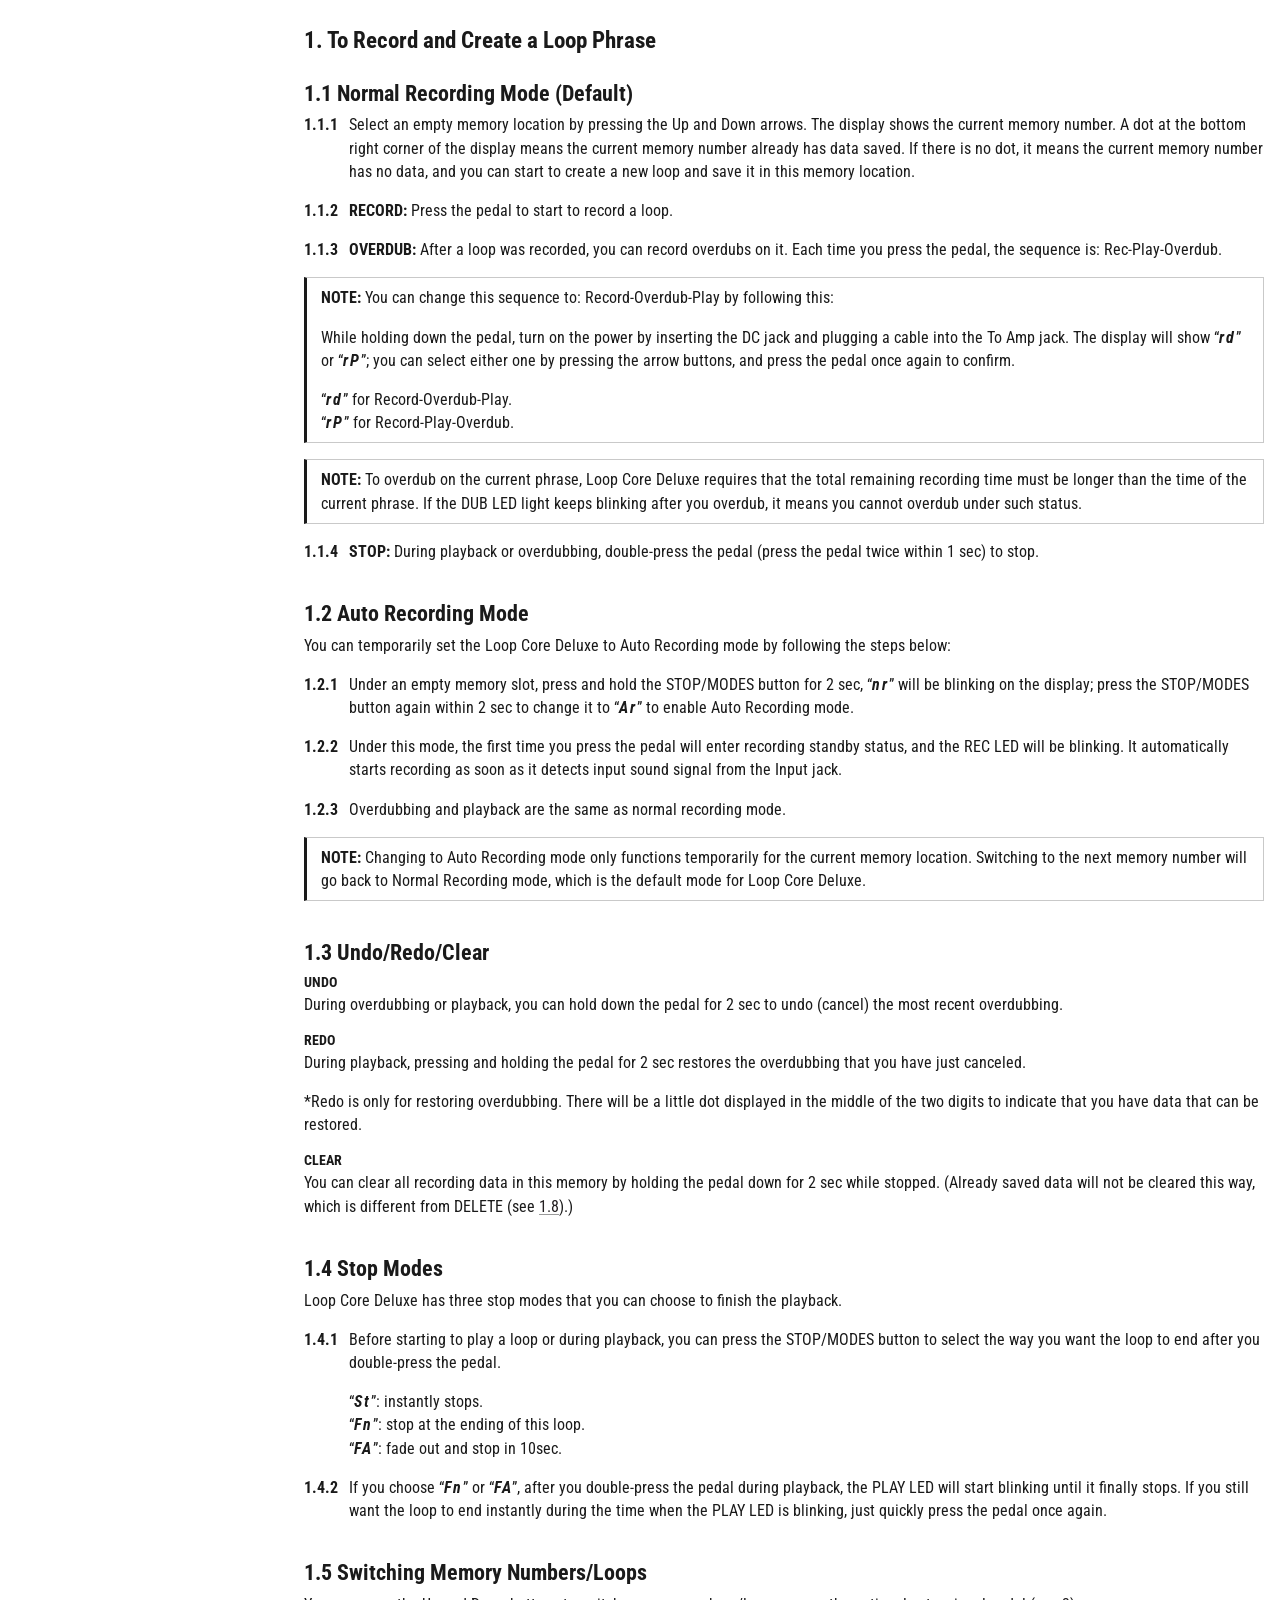
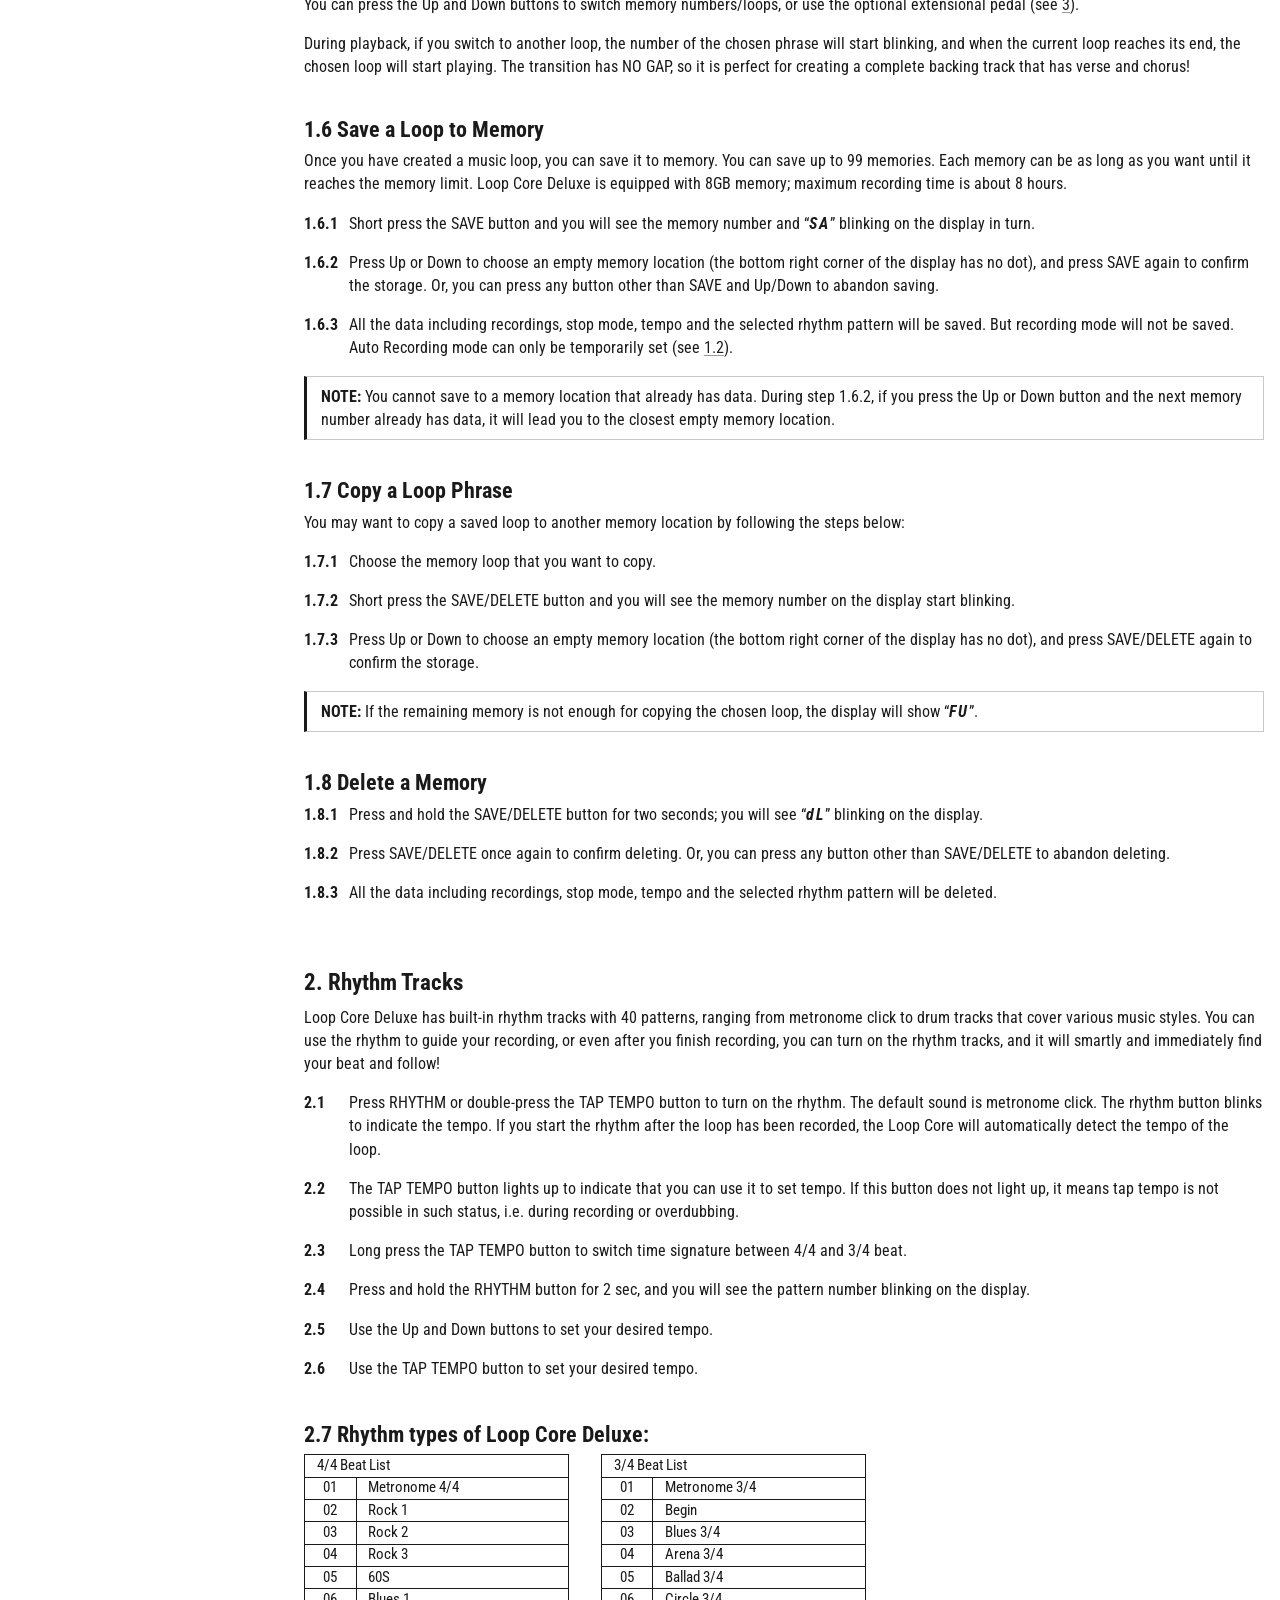
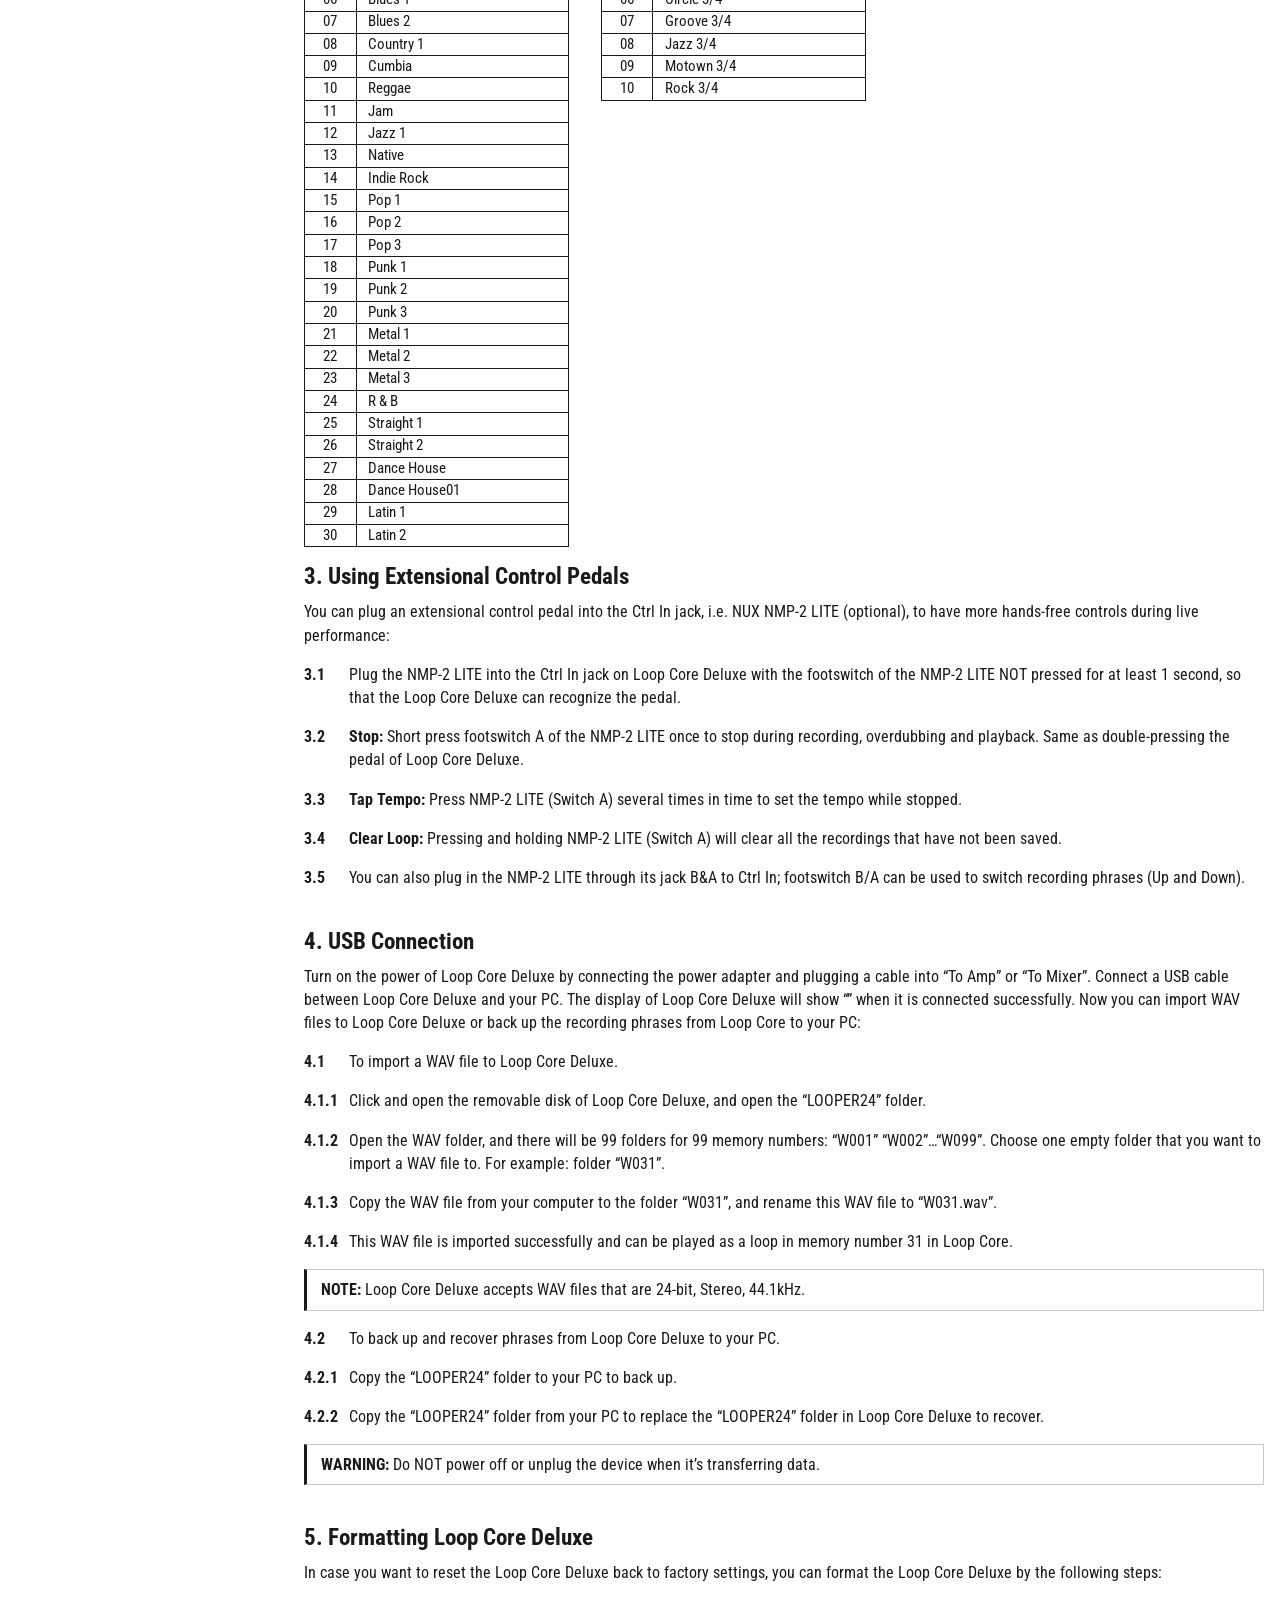
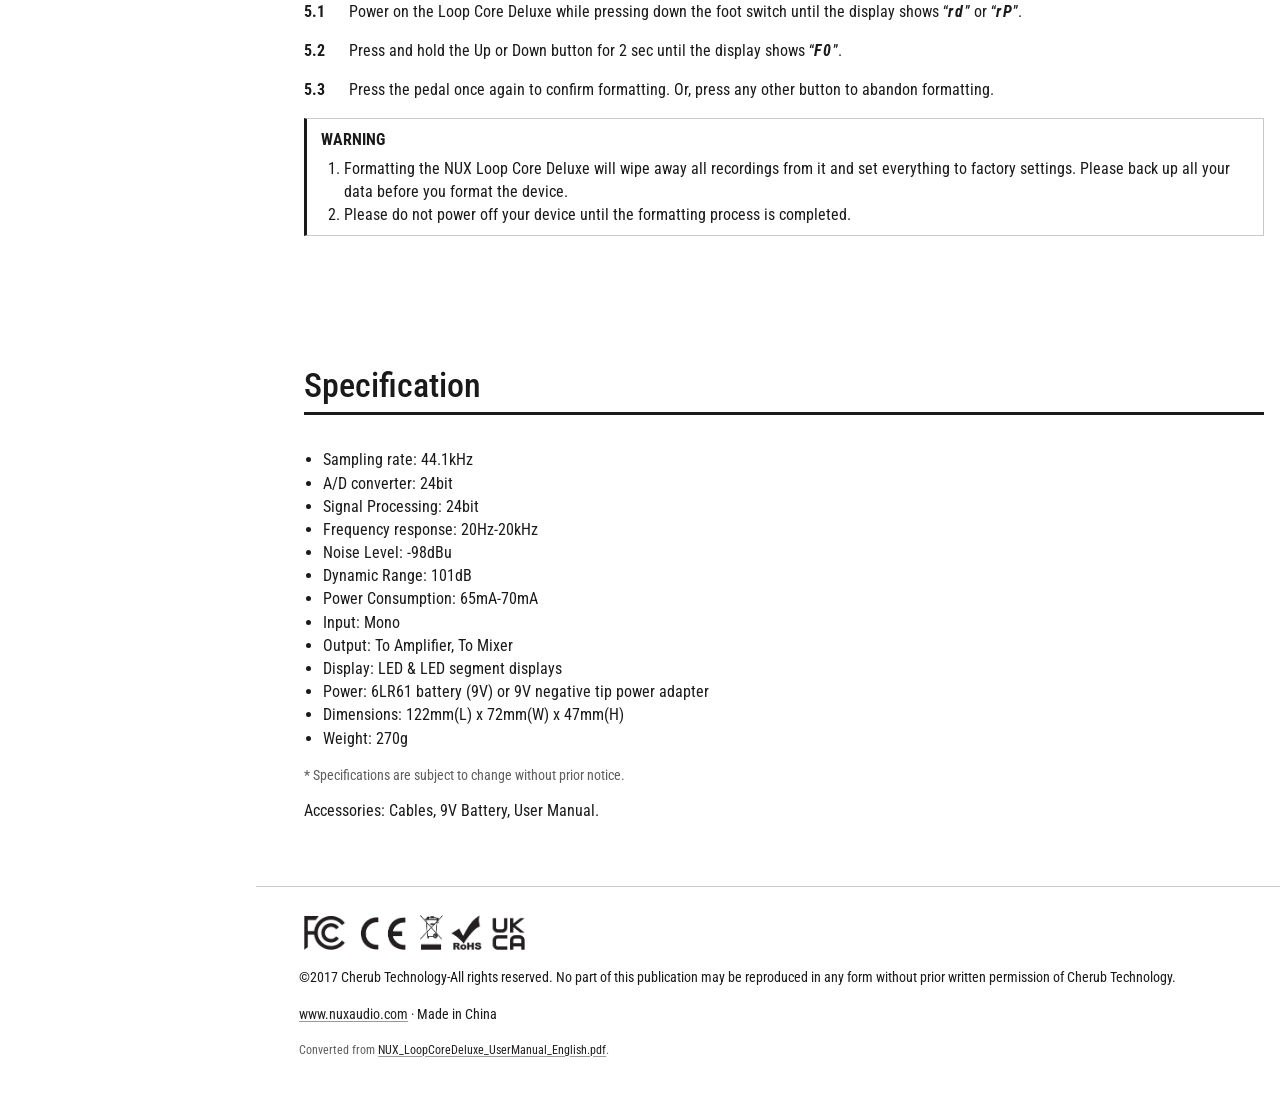
<file: nux-loop-core-deluxe/index.html>
<!DOCTYPE html>
<html lang="en">
  <head>
    <meta charset="UTF-8" />
    <meta name="viewport" content="width=device-width, initial-scale=1.0" />
    <link rel="stylesheet" href="style.css" />
    <title>NUX Loop Core Deluxe Pedal Manual</title>
  </head>
  <body>
    <nav id="side-nav">
      <header>
        <div class="nav-container">
          <h3>Contents</h3>
          <h4><a href="#safety">Safety Instructions</a></h4>
          <h4><a href="#intro">Introduction</a></h4>
          <h4><a href="#product-interface">Product Interface</a></h4>
          <h4><a href="#about-battery">About Battery</a></h4>
          <h4><a href="#connections">Connections</a></h4>
          <h5><a href="#application-1">Application 1</a></h5>
          <h5><a href="#application-2">Application 2</a></h5>
          <h5><a href="#application-3">Application 3</a></h5>
          <h5><a href="#application-4">Application 4</a></h5>
          <h4><a href="#power-on-off">Power ON/OFF</a></h4>
          <h4><a href="#operation">Operation Instructions</a></h4>
          <h5><a href="#record-loop">1. Record a Loop Phrase</a></h5>
          <h5><a href="#rhythm-tracks">2. Rhythm Tracks</a></h5>
          <h5><a href="#extensional-pedals">3. Extensional Control Pedals</a></h5>
          <h5><a href="#usb-connection">4. USB Connection</a></h5>
          <h5><a href="#formatting">5. Formatting</a></h5>
          <h4><a href="#specification">Specification</a></h4>
        </div>
      </header>
    </nav>
    <main id="main-doc">
      <div id="masthead">
        <div class="brand-panel">
          <img src="Images/logo-nux.png" alt="NUX" width="422" height="107" />
        </div>
        <div class="product-panel">
          <img class="photo" src="Images/loop-core-deluxe.png" alt="NUX Loop Core Deluxe looper pedal: silver enclosure with a two-digit display, LOOP and RHYTHM knobs, and a single footswitch" width="572" height="645" />
          <h1><img src="Images/wordmark-loop-core-deluxe.png" alt="NUX Loop Core Deluxe" width="499" height="112" /></h1>
          <p class="doc-type">Owner's Manual</p>
        </div>
      </div>

      <section>
        <div class="flex-container">
          <div class="half-container flow">
            <header><h2 id="safety">Safety Instructions</h2></header>
            <div class="topic-group">
              <div class="topic">
                <h3 id="copyright">Copyright</h3>
                <p>Copyright 2017 Cherub Technology Co. All rights reserved. NUX and <strong>LOOP CORE DELUXE</strong> are trademarks of Cherub Technology Co. Other product names modeled in this product are trademarks of their respective companies that do not endorse and are not associated or affiliated with Cherub Technology Co.</p>
              </div>
              <div class="topic">
                <h3 id="accuracy">Accuracy</h3>
                <p>Whilst every effort has been made to ensure the accuracy and content of this manual, Cherub Technology Co. makes no representations or warranties regarding the contents.</p>
              </div>
            </div>
            <div class="topic level-3 no-columns">
              <p class="banner">WARNING!-IMPORTANT SAFETY INSTRUCTIONS<br />BEFORE CONNECTING, READ INSTRUCTIONS</p>
              <p class="boxed"><strong>WARNING:</strong> To reduce the risk of fire or electric shock, do not expose this appliance to rain or moisture.</p>
              <p class="boxed"><strong>CAUTION:</strong> To reduce the risk of fire or electric shock, do not remove screws. No user-serviceable parts inside. Refer servicing to qualified service personnel.</p>
              <p class="boxed"><strong>CAUTION:</strong> This equipment has been tested and found to comply with the limits for a Class B digital device pursuant to Part 15 of FCC Rules. Operation is subject to the following two conditions: (1) This device may not cause harmful interference, and (2) this device must accept any interference received, including interference that may cause undesired operation.</p>
              <p class="boxed icon-note"><img class="icon" src="Images/icon-electrical.png" alt="Lightning symbol in a triangle" width="84" height="78" loading="lazy" /> <span>The lightning symbol within a triangle means “electrical caution!” It indicates the presence of information about operating voltage and potential risks of electrical shock.</span></p>
              <p class="boxed icon-note"><img class="icon" src="Images/icon-caution.png" alt="Exclamation point in a triangle" width="88" height="85" loading="lazy" /> <span>The exclamation point within a triangle means “caution!” Please read the information next to all caution signs.</span></p>
              <ol>
                <li>Use only the supplied power supply or power cord. If you are not sure of the type of power available, consult your dealer.</li>
                <li>Do not place near heat sources, such as radiators, heat registers, or appliances which produce heat.</li>
                <li>Guard against objects or liquids entering the enclosure.</li>
                <li>Do not attempt to service this product yourself, as opening or removing covers may expose you to dangerous voltage points or other risks. Refer all servicing to qualified service personnel.</li>
                <li>Servicing is required when the apparatus has been damaged in any way, such as when the power supply cord or plug is damaged, liquid has been spilled or objects have fallen into the apparatus, the apparatus has been exposed to rain or moisture, does not operate normally or has been dropped.</li>
                <li>The power supply cord should be unplugged when the unit is to be unused for long periods of time.</li>
                <li>Protect the power cord from being walked on or pinched particularly at plugs, convenience receptacles and at the point where they exit from the apparatus.</li>
                <li>Prolonged listening at high volume levels may cause irreparable hearing loss and/or damage. Always be sure to practice “safe listening”.</li>
              </ol>
              <p class="closing"><em>Follow all instructions and heed all warnings</em><br /><strong><em>KEEP THESE INSTRUCTIONS!</em></strong></p>
            </div>
          </div>
          <div id="toc-mobile" class="half-container">
            <h2>Contents</h2>
            <h4><a href="#safety">Safety Instructions</a></h4>
            <h4><a href="#intro">Introduction</a></h4>
            <h4><a href="#product-interface">Product Interface</a></h4>
            <h4><a href="#about-battery">About Battery</a></h4>
            <h4><a href="#connections">Connections</a></h4>
            <h4><a href="#power-on-off">Power ON/OFF</a></h4>
            <h4><a href="#operation">Operation Instructions</a></h4>
            <h4><a href="#specification">Specification</a></h4>
          </div>
        </div>
      </section>

      <section>
        <div class="flex-container">
          <div class="half-container flow">
            <header><h2 id="intro">Introduction</h2></header>
            <div class="topic-group">
              <div class="topic level-3">
                <h3 id="welcome">Welcome to Loop Core Deluxe</h3>
                <p>Thank you for choosing the NUX Loop Core Deluxe Pedal! As an upgraded version of the original NUX Loop Core, Loop Core Deluxe allows you to record and create music phrases and play them back as loops! Whether you practice, compose, or play live gigs, you will get inspired by the well-considered functions of Loop Core Deluxe.</p>
                <p>Please take the time to read this manual carefully to get the most out of the unit. We recommend that you keep the manual at hand for future reference.</p>
              </div>
              <div class="topic level-3">
                <h3 id="features">Features</h3>
                <ul class="dots">
                  <li>Record and overdub as you need.</li>
                  <li>Up to 8 hours recording time.</li>
                  <li>99 user memories.</li>
                  <li>Built-in rhythm tracks with 40 patterns, TAP Tempo function.</li>
                  <li>Optimized drum machine frequency compensation function for 1x12 guitar amplifier.</li>
                  <li>Cab simulation function.</li>
                  <li>Buffer function to compensate signal attenuation.</li>
                  <li>Change the playback tempo of your recorded phrase without changing the key.</li>
                  <li>Switching phrases without latency.</li>
                  <li>Extensional pedal (optional) for more control.</li>
                  <li>Import and back up phrases with PC.</li>
                  <li>True-Bypass.</li>
                  <li>24bit Loop Pedal with drum machine.</li>
                </ul>
              </div>
            </div>
          </div>
        </div>
      </section>

      <section>
        <div class="flex-container">
          <div class="half-container flow">
            <header><h2 id="product-interface">Product Interface</h2></header>
            <div class="panel-layout">
              <figure>
                <img src="Images/product-interface.png" alt="Top panel of the Loop Core Deluxe with every part labelled: USB port and DC-in jack on the top edge; display, SAVE/DELETE and STOP/MODES buttons, LED, LOOP and RHYTHM knobs, RHYTHM button, UP and DOWN buttons and TAP TEMPO button on the panel; To Amplifier and To Mixer jacks on the left side, Input and Ctrl In jacks on the right; the foot switch at the bottom" width="1038" height="904" loading="lazy" />
              </figure>
              <div class="cards">
                <div class="card">
                  <h3 id="display">Display</h3>
                  <p>It indicates the memories and rhythm number and other setting information.</p>
                </div>
                <div class="card">
                  <h3 id="loop-knob">LOOP knob</h3>
                  <p>To adjust the playback volume level of the recorded audio.</p>
                </div>
                <div class="card">
                  <h3 id="rhythm-knob">RHYTHM knob</h3>
                  <p>To adjust the volume level of the internal rhythm tracks.</p>
                </div>
                <div class="card">
                  <h3 id="save-delete-button">SAVE/DELETE button</h3>
                  <p>To save the current phrase or delete the phrase in current memory.</p>
                </div>
                <div class="card">
                  <h3 id="stop-modes-button">STOP/MODES button</h3>
                  <p>To select the way you want to stop during playback after you press pedal to stop.</p>
                </div>
                <div class="card">
                  <h3 id="rhythm-button">RHYTHM button</h3>
                  <p>This is for turning on/off the rhythm or selecting rhythm patterns. (Pressing this button before powering on the device lets you activate the presets between <a href="#application-3">application 3</a> (<span class="seg">F3</span>) and <a href="#application-4">application 4</a> (<span class="seg">F4</span>).)</p>
                </div>
                <div class="card">
                  <h3 id="led-indicator">LED indicator</h3>
                  <h4>REC</h4>
                  <p>The red light indicates that you are recording.</p>
                  <h4>DUB</h4>
                  <p>The orange light indicates that you are overdubbing.</p>
                  <h4>PLAY</h4>
                  <p>The green light indicates that it’s during playback of current phrase.<br />During overdubbing, both DUB and PLAY will light up.</p>
                </div>
                <div class="card">
                  <h3 id="tap-tempo-button">TAP TEMPO button</h3>
                  <p>Press this several times in time to set the tempo of rhythm. This can change the playback speed of a saved loop.</p>
                </div>
                <div class="card">
                  <h3 id="up-down-button">UP and DOWN button</h3>
                  <p>These decrement or increment the number shown in the display.</p>
                </div>
                <div class="card">
                  <h3 id="foot-switch">Foot switch</h3>
                  <p>To record, overdub and play back; you also press this pedal to stop, undo/redo and clear recording. (Please see the <a href="#operation">instructions below</a> for details.)</p>
                </div>
                <div class="card">
                  <h3 id="usb-port">USB port</h3>
                  <p>Connect the Loop Core Deluxe to your PC with a mini USB cable to import or back up audio data.</p>
                </div>
                <div class="card">
                  <h3 id="dc-in-jack">DC-in jack</h3>
                  <p>Loop Core Deluxe requires 9V DC/300mA with negative tip. Use the power supply with identical specifications (e.g. the optional NUX ACD-006A).</p>
                </div>
                <div class="card">
                  <h3 id="input-jack">Input jack</h3>
                  <p>This is a mono input. Plug your guitar or other instruments into this jack.</p>
                </div>
                <div class="card">
                  <h3 id="ctrl-in-jack">Ctrl In jack</h3>
                  <p>This is for connecting extensional pedals to stop playback, clear a phrase, switch memories, or tap tempo. (Please see the <a href="#extensional-pedals">instructions below</a> for details.)</p>
                </div>
                <div class="card">
                  <h3 id="to-amp-out">To Amp Out</h3>
                  <p>This outputs the signal to your guitar amp.</p>
                </div>
                <div class="card">
                  <h3 id="to-mixer">To Mixer</h3>
                  <p>This outputs the signal to your mixer.</p>
                </div>
              </div>
            </div>
          </div>
        </div>
      </section>

      <section>
        <div class="flex-container">
          <div class="half-container flow">
            <header><h2 id="about-battery">About Battery</h2></header>
            <div class="split">
              <div>
              <p>One 9V (6LR61) battery is supplied with the unit for testing purposes only. When the battery is running out, the sound of the unit gets distorted. If this happens, please replace it with a new battery. To avoid unnecessary energy consumption, please unplug the output jacks. We highly recommend you choose the NUX ACD-006A power adapter, as the unit’s power consumption is relatively high.</p>
              <div class="keep-together">
                <h4 class="run-in">NOTICE:</h4>
                <p>When you see the “<span class="seg">Lo</span>” sign blinking on the display, it means that the battery is running low and you should get a new battery for it.</p>
              </div>
              </div>
              <img class="split-fig" src="Images/battery.png" alt="Changing the battery: the cover on the underside of the pedal comes off and a 9V battery clips onto the snap connector in the compartment" width="814" height="692" loading="lazy" />
            </div>
          </div>
        </div>
      </section>

      <section>
        <div class="flex-container">
          <div class="half-container flow">
            <header><h2 id="connections">Connections</h2></header>
            <div class="topic no-columns">
              <figure class="capped">
                <img src="Images/connection-overview.png" alt="Overview of everything that connects to the Loop Core Deluxe: guitar into Input, an amplifier on To Amp, a mixer on To Mixer, an NMP-2 LITE footswitch on Ctrl In, a power adapter on the DC jack and a PC on the USB port" width="1039" height="934" loading="lazy" />
              </figure>
            </div>
            <div class="topic level-3 no-columns">
              <p>Here we’ve listed 4 possible applications of Loop Core Deluxe.</p>
              <div class="keep-together">
                <h3 id="application-1">Application 1</h3>
                <p>Direct output to a guitar amplifier is the most common way guitar players use a loop pedal. If you’re connecting Loop Core Deluxe to a 1x12 guitar amplifier, we’d suggest you turn on the frequency compensation function. (Press the Save/Delete button before powering on the device to turn it on or off.)</p>
              </div>
              <figure class="capped">
                <img src="Images/app-1.png" alt="Application 1: guitar into the Input jack, To Amp jack to the amplifier" width="1187" height="645" loading="lazy" />
              </figure>
            </div>
            <div class="topic level-3 no-columns">
              <div class="keep-together">
                <h3 id="application-2">Application 2</h3>
                <p>ONLY output to mixer, soundcard or full range speakers. Please turn on the frequency compensation function to get a guitar sound with cab simulation tone.</p>
              </div>
              <figure class="capped">
                <img src="Images/app-2.png" alt="Application 2: guitar into the Input jack, To Mixer jack to the mixer, no amplifier" width="1090" height="641" loading="lazy" />
              </figure>
            </div>
            <div class="topic level-3 no-columns">
              <div class="keep-together">
                <h3 id="application-3">Application 3 (To Amp outputs guitar signal, To Mixer outputs drum machine)</h3>
                <p>When using Loop Core Deluxe as in the situation below, it will detect the type of devices connected. Original guitar tone and loop phrase will output to the guitar amplifier while the drum machine sound outputs to the mixer.</p>
              </div>
              <figure class="capped">
                <img src="Images/app-3.png" alt="Application 3: guitar into the Input jack, To Amp jack to the amplifier for guitar and loop, To Mixer jack to the mixer for the drum machine" width="1165" height="762" loading="lazy" />
              </figure>
            </div>
            <div class="topic level-3 no-columns">
              <div class="keep-together">
                <h3 id="application-4">Application 4 (Both jacks output guitar sound and drum machine sound)</h3>
                <p>Use 2 outputs simultaneously: connect Loop Core Deluxe to the mixer via the stereo channel. When both outputs are connected to the mixer, stereo sound comes from Amp out and Mixer out. We’d suggest you turn on the frequency compensation function to get a better sound. (Press the Save/Delete button before powering on the device to turn it on or off.)</p>
              </div>
              <figure class="capped">
                <img src="Images/app-4.png" alt="Application 4: guitar into the Input jack, both the To Amp and To Mixer jacks run to the mixer as a stereo pair" width="1174" height="755" loading="lazy" />
              </figure>
            </div>
          </div>
        </div>
      </section>

      <section>
        <div class="flex-container">
          <div class="half-container flow">
            <header><h2 id="power-on-off">Power ON/OFF</h2></header>
            <div class="topic no-columns">
              <p>When running the unit on battery power, inserting a plug into the To Amp jack will automatically switch the unit on. To prevent malfunction or damage to speakers or other devices, always turn down the volume, and turn off the power on all devices before making any connections. Once the connections have been completed, turn on power to your various devices in the order specified. By turning on devices in the wrong order, you risk causing malfunction and/or damage to speakers and other devices.</p>
              <p>When powering up: Turn on the power to your guitar amp last.<br />When powering down: Turn off the power to your guitar amp first.</p>
              <img class="capped" src="Images/power-on-plug.png" alt="A guitar cable plug going into the To Amp jack on the side of the pedal" width="1119" height="344" loading="lazy" />
            </div>
          </div>
        </div>
      </section>

      <section>
        <div class="flex-container">
          <div class="half-container flow">
            <header><h2 id="operation">Operation Instructions</h2></header>
            <div class="topic-group">
            <div class="topic level-3">
              <h3 id="record-loop">1. To Record and Create a Loop Phrase</h3>
              <div class="keep-together">
                <h4 id="normal-recording">1.1 Normal Recording Mode (Default)</h4>
                <p class="step"><span class="step-no">1.1.1 </span>Select an empty memory location by pressing the Up and Down arrows. The display shows the current memory number. A dot at the bottom right corner of the display means the current memory number already has data saved. If there is no dot, it means the current memory number has no data, and you can start to create a new loop and save it in this memory location.</p>
              </div>
              <p class="step"><span class="step-no">1.1.2 </span><strong>RECORD:</strong> Press the pedal to start to record a loop.</p>
              <p class="step"><span class="step-no">1.1.3 </span><strong>OVERDUB:</strong> After a loop was recorded, you can record overdubs on it. Each time you press the pedal, the sequence is: Rec-Play-Overdub.</p>
              <div class="note keep-together">
                <p><strong>NOTE:</strong> You can change this sequence to: Record-Overdub-Play by following this:</p>
                <p>While holding down the pedal, turn on the power by inserting the DC jack and plugging a cable into the To Amp jack. The display will show “<span class="seg">rd</span>” or “<span class="seg">rP</span>”; you can select either one by pressing the arrow buttons, and press the pedal once again to confirm.</p>
                <p>“<span class="seg">rd</span>” for Record-Overdub-Play.<br />“<span class="seg">rP</span>” for Record-Play-Overdub.</p>
              </div>
              <p class="note"><strong>NOTE:</strong> To overdub on the current phrase, Loop Core Deluxe requires that the total remaining recording time must be longer than the time of the current phrase. If the DUB LED light keeps blinking after you overdub, it means you cannot overdub under such status.</p>
              <p class="step"><span class="step-no">1.1.4 </span><strong>STOP:</strong> During playback or overdubbing, double-press the pedal (press the pedal twice within 1 sec) to stop.</p>
            </div>
            <div class="topic level-4">
              <div class="keep-together">
                <h4 id="auto-recording">1.2 Auto Recording Mode</h4>
                <p>You can temporarily set the Loop Core Deluxe to Auto Recording mode by following the steps below:</p>
              </div>
              <p class="step"><span class="step-no">1.2.1 </span>Under an empty memory slot, press and hold the STOP/MODES button for 2 sec, “<span class="seg">nr</span>” will be blinking on the display; press the STOP/MODES button again within 2 sec to change it to “<span class="seg">Ar</span>” to enable Auto Recording mode.</p>
              <p class="step"><span class="step-no">1.2.2 </span>Under this mode, the first time you press the pedal will enter recording standby status, and the REC LED will be blinking. It automatically starts recording as soon as it detects input sound signal from the Input jack.</p>
              <p class="step"><span class="step-no">1.2.3 </span>Overdubbing and playback are the same as normal recording mode.</p>
              <p class="note"><strong>NOTE:</strong> Changing to Auto Recording mode only functions temporarily for the current memory location. Switching to the next memory number will go back to Normal Recording mode, which is the default mode for Loop Core Deluxe.</p>
            </div>
            <div class="topic level-4">
              <div class="keep-together">
                <h4 id="undo-redo-clear">1.3 Undo/Redo/Clear</h4>
                <h5>UNDO</h5>
                <p>During overdubbing or playback, you can hold down the pedal for 2 sec to undo (cancel) the most recent overdubbing.</p>
              </div>
              <div class="keep-together">
                <h5>REDO</h5>
                <p>During playback, pressing and holding the pedal for 2 sec restores the overdubbing that you have just canceled.</p>
              </div>
              <p>*Redo is only for restoring overdubbing. There will be a little dot displayed in the middle of the two digits to indicate that you have data that can be restored.</p>
              <div class="keep-together">
                <h5>CLEAR</h5>
                <p>You can clear all recording data in this memory by holding the pedal down for 2 sec while stopped. (Already saved data will not be cleared this way, which is different from DELETE (see <a href="#delete-memory">1.8</a>).)</p>
              </div>
            </div>
            <div class="topic level-4">
              <div class="keep-together">
                <h4 id="stop-modes">1.4 Stop Modes</h4>
                <p>Loop Core Deluxe has three stop modes that you can choose to finish the playback.</p>
              </div>
              <p class="step"><span class="step-no">1.4.1 </span>Before starting to play a loop or during playback, you can press the STOP/MODES button to select the way you want the loop to end after you double-press the pedal.</p>
              <ul class="seg-list">
                <li>“<span class="seg">St</span>”: instantly stops.</li>
                <li>“<span class="seg">Fn</span>”: stop at the ending of this loop.</li>
                <li>“<span class="seg">FA</span>”: fade out and stop in 10sec.</li>
              </ul>
              <p class="step"><span class="step-no">1.4.2 </span>If you choose “<span class="seg">Fn</span>” or “<span class="seg">FA</span>”, after you double-press the pedal during playback, the PLAY LED will start blinking until it finally stops. If you still want the loop to end instantly during the time when the PLAY LED is blinking, just quickly press the pedal once again.</p>
            </div>
            <div class="topic level-4">
              <div class="keep-together">
                <h4 id="switching-memories">1.5 Switching Memory Numbers/Loops</h4>
                <p>You can press the Up and Down buttons to switch memory numbers/loops, or use the optional extensional pedal (see <a href="#extensional-pedals">3</a>).</p>
              </div>
              <p>During playback, if you switch to another loop, the number of the chosen phrase will start blinking, and when the current loop reaches its end, the chosen loop will start playing. The transition has NO GAP, so it is perfect for creating a complete backing track that has verse and chorus!</p>
            </div>
            <div class="topic level-4">
              <div class="keep-together">
                <h4 id="save-loop">1.6 Save a Loop to Memory</h4>
                <p>Once you have created a music loop, you can save it to memory. You can save up to 99 memories. Each memory can be as long as you want until it reaches the memory limit. Loop Core Deluxe is equipped with 8GB memory; maximum recording time is about 8 hours.</p>
              </div>
              <p class="step"><span class="step-no">1.6.1 </span>Short press the SAVE button and you will see the memory number and “<span class="seg">SA</span>” blinking on the display in turn.</p>
              <p class="step"><span class="step-no">1.6.2 </span>Press Up or Down to choose an empty memory location (the bottom right corner of the display has no dot), and press SAVE again to confirm the storage. Or, you can press any button other than SAVE and Up/Down to abandon saving.</p>
              <p class="step"><span class="step-no">1.6.3 </span>All the data including recordings, stop mode, tempo and the selected rhythm pattern will be saved. But recording mode will not be saved. Auto Recording mode can only be temporarily set (see <a href="#auto-recording">1.2</a>).</p>
              <p class="note"><strong>NOTE:</strong> You cannot save to a memory location that already has data. During step 1.6.2, if you press the Up or Down button and the next memory number already has data, it will lead you to the closest empty memory location.</p>
            </div>
            <div class="topic level-4">
              <div class="keep-together">
                <h4 id="copy-loop">1.7 Copy a Loop Phrase</h4>
                <p>You may want to copy a saved loop to another memory location by following the steps below:</p>
              </div>
              <p class="step"><span class="step-no">1.7.1 </span>Choose the memory loop that you want to copy.</p>
              <p class="step"><span class="step-no">1.7.2 </span>Short press the SAVE/DELETE button and you will see the memory number on the display start blinking.</p>
              <p class="step"><span class="step-no">1.7.3 </span>Press Up or Down to choose an empty memory location (the bottom right corner of the display has no dot), and press SAVE/DELETE again to confirm the storage.</p>
              <p class="note"><strong>NOTE:</strong> If the remaining memory is not enough for copying the chosen loop, the display will show “<span class="seg">FU</span>”.</p>
            </div>
            <div class="topic level-4">
              <div class="keep-together">
                <h4 id="delete-memory">1.8 Delete a Memory</h4>
                <p class="step"><span class="step-no">1.8.1 </span>Press and hold the SAVE/DELETE button for two seconds; you will see “<span class="seg">dL</span>” blinking on the display.</p>
              </div>
              <p class="step"><span class="step-no">1.8.2 </span>Press SAVE/DELETE once again to confirm deleting. Or, you can press any button other than SAVE/DELETE to abandon deleting.</p>
              <p class="step"><span class="step-no">1.8.3 </span>All the data including recordings, stop mode, tempo and the selected rhythm pattern will be deleted.</p>
            </div>
            </div>
            <div class="topic level-3">
              <div class="keep-together">
                <h3 id="rhythm-tracks">2. Rhythm Tracks</h3>
                <p>Loop Core Deluxe has built-in rhythm tracks with 40 patterns, ranging from metronome click to drum tracks that cover various music styles. You can use the rhythm to guide your recording, or even after you finish recording, you can turn on the rhythm tracks, and it will smartly and immediately find your beat and follow!</p>
              </div>
              <p class="step"><span class="step-no">2.1 </span>Press RHYTHM or double-press the TAP TEMPO button to turn on the rhythm. The default sound is metronome click. The rhythm button blinks to indicate the tempo. If you start the rhythm after the loop has been recorded, the Loop Core will automatically detect the tempo of the loop.</p>
              <p class="step"><span class="step-no">2.2 </span>The TAP TEMPO button lights up to indicate that you can use it to set tempo. If this button does not light up, it means tap tempo is not possible in such status, i.e. during recording or overdubbing.</p>
              <p class="step"><span class="step-no">2.3 </span>Long press the TAP TEMPO button to switch time signature between 4/4 and 3/4 beat.</p>
              <p class="step"><span class="step-no">2.4 </span>Press and hold the RHYTHM button for 2 sec, and you will see the pattern number blinking on the display.</p>
              <p class="step"><span class="step-no">2.5 </span>Use the Up and Down buttons to set your desired tempo.</p>
              <p class="step"><span class="step-no">2.6 </span>Use the TAP TEMPO button to set your desired tempo.</p>
            </div>
            <div class="topic level-4 no-columns">
              <h4 id="rhythm-types">2.7 Rhythm types of Loop Core Deluxe:</h4>
              <div class="beat-lists">
                <table class="doc-table">
                  <thead><tr><th colspan="2">4/4 Beat List</th></tr></thead>
                  <tbody>
                    <tr><td>01</td><td>Metronome 4/4</td></tr>
                    <tr><td>02</td><td>Rock 1</td></tr>
                    <tr><td>03</td><td>Rock 2</td></tr>
                    <tr><td>04</td><td>Rock 3</td></tr>
                    <tr><td>05</td><td>60S</td></tr>
                    <tr><td>06</td><td>Blues 1</td></tr>
                    <tr><td>07</td><td>Blues 2</td></tr>
                    <tr><td>08</td><td>Country 1</td></tr>
                    <tr><td>09</td><td>Cumbia</td></tr>
                    <tr><td>10</td><td>Reggae</td></tr>
                    <tr><td>11</td><td>Jam</td></tr>
                    <tr><td>12</td><td>Jazz 1</td></tr>
                    <tr><td>13</td><td>Native</td></tr>
                    <tr><td>14</td><td>Indie Rock</td></tr>
                    <tr><td>15</td><td>Pop 1</td></tr>
                    <tr><td>16</td><td>Pop 2</td></tr>
                    <tr><td>17</td><td>Pop 3</td></tr>
                    <tr><td>18</td><td>Punk 1</td></tr>
                    <tr><td>19</td><td>Punk 2</td></tr>
                    <tr><td>20</td><td>Punk 3</td></tr>
                    <tr><td>21</td><td>Metal 1</td></tr>
                    <tr><td>22</td><td>Metal 2</td></tr>
                    <tr><td>23</td><td>Metal 3</td></tr>
                    <tr><td>24</td><td>R &amp; B</td></tr>
                    <tr><td>25</td><td>Straight 1</td></tr>
                    <tr><td>26</td><td>Straight 2</td></tr>
                    <tr><td>27</td><td>Dance House</td></tr>
                    <tr><td>28</td><td>Dance House01</td></tr>
                    <tr><td>29</td><td>Latin 1</td></tr>
                    <tr><td>30</td><td>Latin 2</td></tr>
                  </tbody>
                </table>
                <table class="doc-table">
                  <thead><tr><th colspan="2">3/4 Beat List</th></tr></thead>
                  <tbody>
                    <tr><td>01</td><td>Metronome 3/4</td></tr>
                    <tr><td>02</td><td>Begin</td></tr>
                    <tr><td>03</td><td>Blues 3/4</td></tr>
                    <tr><td>04</td><td>Arena 3/4</td></tr>
                    <tr><td>05</td><td>Ballad 3/4</td></tr>
                    <tr><td>06</td><td>Circle 3/4</td></tr>
                    <tr><td>07</td><td>Groove 3/4</td></tr>
                    <tr><td>08</td><td>Jazz 3/4</td></tr>
                    <tr><td>09</td><td>Motown 3/4</td></tr>
                    <tr><td>10</td><td>Rock 3/4</td></tr>
                  </tbody>
                </table>
              </div>
            </div>
            <div class="topic-group">
            <div class="topic level-3">
              <div class="keep-together">
                <h3 id="extensional-pedals">3. Using Extensional Control Pedals</h3>
                <p>You can plug an extensional control pedal into the Ctrl In jack, i.e. NUX NMP-2 LITE (optional), to have more hands-free controls during live performance:</p>
              </div>
              <p class="step"><span class="step-no">3.1 </span>Plug the NMP-2 LITE into the Ctrl In jack on Loop Core Deluxe with the footswitch of the NMP-2 LITE NOT pressed for at least 1 second, so that the Loop Core Deluxe can recognize the pedal.</p>
              <p class="step"><span class="step-no">3.2 </span><strong>Stop:</strong> Short press footswitch A of the NMP-2 LITE once to stop during recording, overdubbing and playback. Same as double-pressing the pedal of Loop Core Deluxe.</p>
              <p class="step"><span class="step-no">3.3 </span><strong>Tap Tempo:</strong> Press NMP-2 LITE (Switch A) several times in time to set the tempo while stopped.</p>
              <p class="step"><span class="step-no">3.4 </span><strong>Clear Loop:</strong> Pressing and holding NMP-2 LITE (Switch A) will clear all the recordings that have not been saved.</p>
              <p class="step"><span class="step-no">3.5 </span>You can also plug in the NMP-2 LITE through its jack B&amp;A to Ctrl In; footswitch B/A can be used to switch recording phrases (Up and Down).</p>
            </div>
            <div class="topic level-3">
              <div class="keep-together">
                <h3 id="usb-connection">4. USB Connection</h3>
                <p>Turn on the power of Loop Core Deluxe by connecting the power adapter and plugging a cable into “To Amp” or “To Mixer”. Connect a USB cable between Loop Core Deluxe and your PC. The display of Loop Core Deluxe will show “” when it is connected successfully. Now you can import WAV files to Loop Core Deluxe or back up the recording phrases from Loop Core to your PC:</p>
              </div>
              <div class="keep-together">
                <p class="step"><span class="step-no">4.1 </span>To import a WAV file to Loop Core Deluxe.</p>
                <p class="step"><span class="step-no">4.1.1 </span>Click and open the removable disk of Loop Core Deluxe, and open the “LOOPER24” folder.</p>
              </div>
              <p class="step"><span class="step-no">4.1.2 </span>Open the WAV folder, and there will be 99 folders for 99 memory numbers: “W001” “W002”…“W099”. Choose one empty folder that you want to import a WAV file to. For example: folder “W031”.</p>
              <p class="step"><span class="step-no">4.1.3 </span>Copy the WAV file from your computer to the folder “W031”, and rename this WAV file to “W031.wav”.</p>
              <p class="step"><span class="step-no">4.1.4 </span>This WAV file is imported successfully and can be played as a loop in memory number 31 in Loop Core.</p>
              <p class="note"><strong>NOTE:</strong> Loop Core Deluxe accepts WAV files that are 24-bit, Stereo, 44.1kHz.</p>
              <div class="keep-together">
                <p class="step"><span class="step-no">4.2 </span>To back up and recover phrases from Loop Core Deluxe to your PC.</p>
                <p class="step"><span class="step-no">4.2.1 </span>Copy the “LOOPER24” folder to your PC to back up.</p>
              </div>
              <p class="step"><span class="step-no">4.2.2 </span>Copy the “LOOPER24” folder from your PC to replace the “LOOPER24” folder in Loop Core Deluxe to recover.</p>
              <p class="note"><strong>WARNING:</strong> Do NOT power off or unplug the device when it’s transferring data.</p>
            </div>
            <div class="topic level-3">
              <div class="keep-together">
                <h3 id="formatting">5. Formatting Loop Core Deluxe</h3>
                <p>In case you want to reset the Loop Core Deluxe back to factory settings, you can format the Loop Core Deluxe by the following steps:</p>
              </div>
              <p class="step"><span class="step-no">5.1 </span>Power on the Loop Core Deluxe while pressing down the foot switch until the display shows “<span class="seg">rd</span>” or “<span class="seg">rP</span>”.</p>
              <p class="step"><span class="step-no">5.2 </span>Press and hold the Up or Down button for 2 sec until the display shows “<span class="seg">F0</span>”.</p>
              <p class="step"><span class="step-no">5.3 </span>Press the pedal once again to confirm formatting. Or, press any other button to abandon formatting.</p>
              <div class="note warn">
                <strong>WARNING</strong>
                <ol>
                  <li>Formatting the NUX Loop Core Deluxe will wipe away all recordings from it and set everything to factory settings. Please back up all your data before you format the device.</li>
                  <li>Please do not power off your device until the formatting process is completed.</li>
                </ol>
              </div>
            </div>
            </div>
          </div>
        </div>
      </section>

      <section>
        <div class="flex-container">
          <div class="half-container flow">
            <header><h2 id="specification">Specification</h2></header>
            <div class="topic no-columns">
              <ul class="dots">
                <li>Sampling rate: 44.1kHz</li>
                <li>A/D converter: 24bit</li>
                <li>Signal Processing: 24bit</li>
                <li>Frequency response: 20Hz-20kHz</li>
                <li>Noise Level: -98dBu</li>
                <li>Dynamic Range: 101dB</li>
                <li>Power Consumption: 65mA-70mA</li>
                <li>Input: Mono</li>
                <li>Output: To Amplifier, To Mixer</li>
                <li>Display: LED &amp; LED segment displays</li>
                <li>Power: 6LR61 battery (9V) or 9V negative tip power adapter</li>
                <li>Dimensions: 122mm(L) x 72mm(W) x 47mm(H)</li>
                <li>Weight: 270g</li>
              </ul>
              <p class="small">* Specifications are subject to change without prior notice.</p>
              <p>Accessories: Cables, 9V Battery, User Manual.</p>
            </div>
          </div>
        </div>
      </section>
    </main>
    <footer>
      <img class="compliance" src="Images/compliance-logos.png" alt="FCC, CE, WEEE, RoHS and UKCA marks" width="529" height="104" loading="lazy" />
      <p>©2017 Cherub Technology-All rights reserved. No part of this publication may be reproduced in any form without prior written permission of Cherub Technology.</p>
      <p><a href="https://www.nuxaudio.com">www.nuxaudio.com</a> · Made in China</p>
      <p class="small">Converted from <a href="NUX_LoopCoreDeluxe_UserManual_English.pdf">NUX_LoopCoreDeluxe_UserManual_English.pdf</a>.</p>
    </footer>
  </body>
</html>
</file>
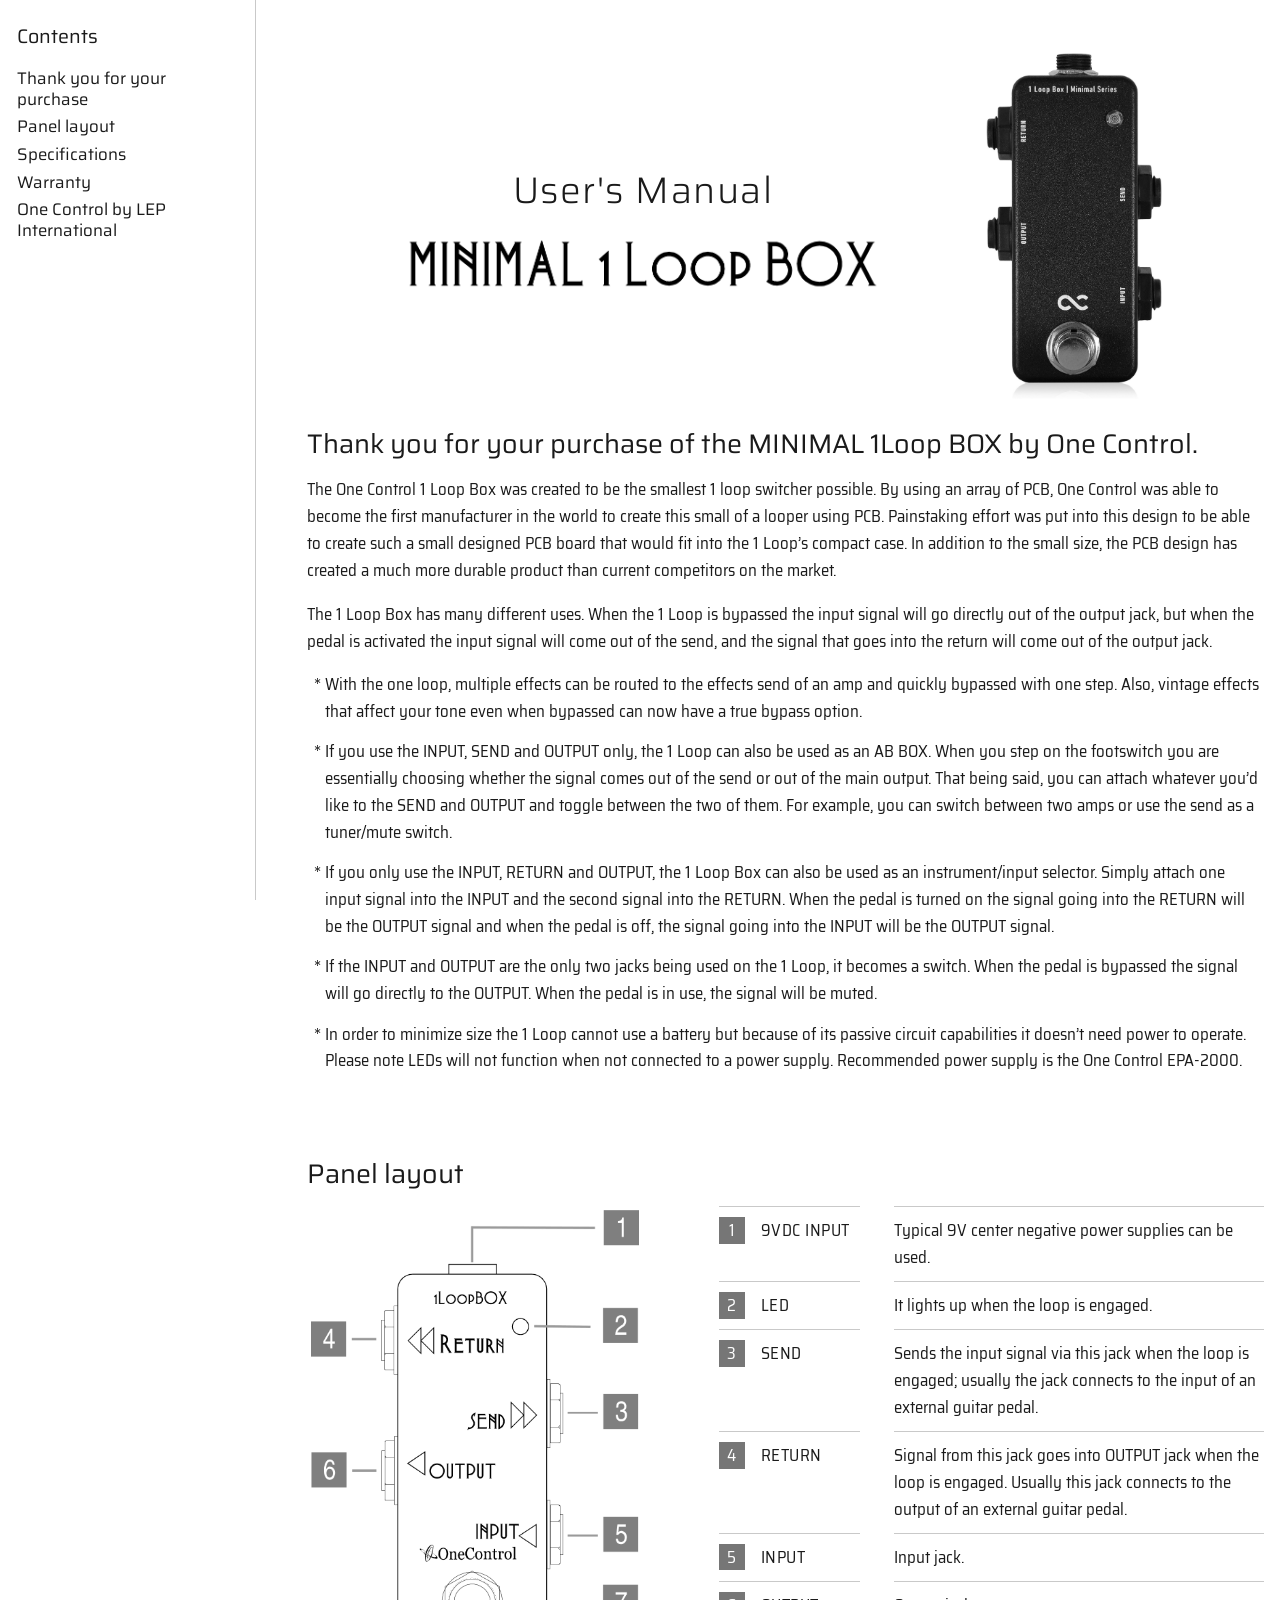
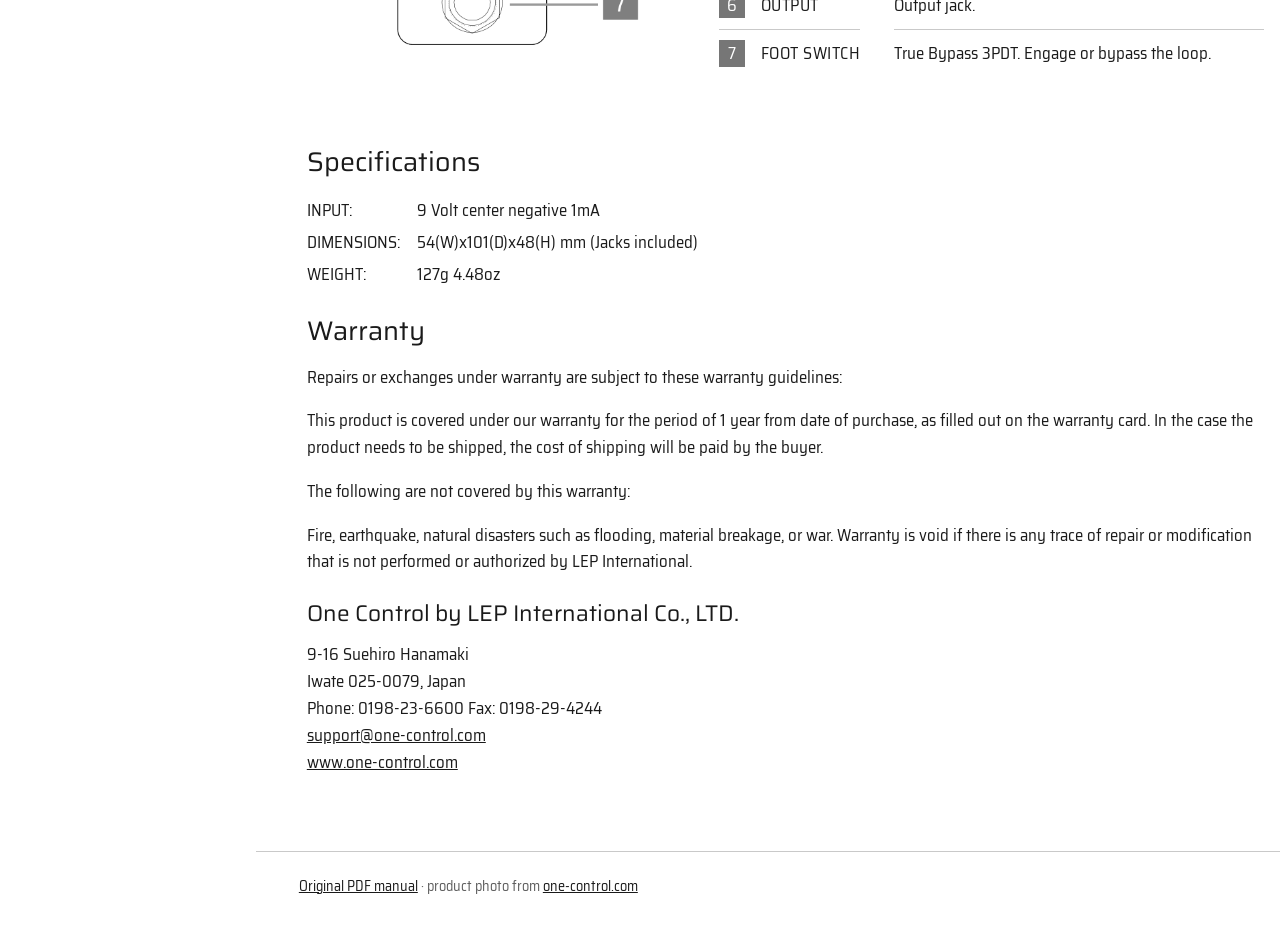
<file: one-control-1-loop-box/index.html>
<!DOCTYPE html>
<html lang="en">
  <head>
    <meta charset="UTF-8" />
    <meta name="viewport" content="width=device-width, initial-scale=1.0" />
    <link rel="stylesheet" href="style.css" />
    <title>One Control Minimal 1 Loop Box Pedal Manual</title>
  </head>
  <body>
    <nav id="side-nav">
      <header>
        <div class="nav-container">
          <h3>Contents</h3>
          <h4><a href="#intro">Thank you for your purchase</a></h4>
          <h4><a href="#panel">Panel layout</a></h4>
          <h4><a href="#specifications">Specifications</a></h4>
          <h4><a href="#warranty">Warranty</a></h4>
          <h4><a href="#contact">One Control by LEP International</a></h4>
        </div>
      </header>
    </nav>
    <main id="main-doc">
      <div id="masthead">
        <div class="flex-container">
          <div class="half-container no-columns cover-title">
            <p class="cover-manual">User's Manual</p>
            <h1><img src="Images/wordmark.png" alt="One Control MINIMAL 1 Loop BOX" width="1017" height="122" /></h1>
          </div>
          <div class="half-container cover-photo-col">
            <img
              class="cover-photo"
              src="Images/pedal-photo.jpg"
              alt="The One Control Minimal Series 1 Loop Box from above: a black enclosure with RETURN and OUTPUT jacks on the left side, SEND and INPUT on the right, the power jack on the top edge, the LED at upper right and the footswitch at the bottom" width="1002" height="1939"
            />
          </div>
        </div>
      </div>

      <section>
        <div class="flex-container">
          <div class="half-container flow">
            <header>
              <h2 id="intro">Thank you for your purchase of the MINIMAL 1Loop BOX by One Control.</h2>
            </header>
            <div class="topic">
              <p>
                The One Control 1 Loop Box was created to be the smallest 1 loop
                switcher possible. By using an array of PCB, One Control was able
                to become the first manufacturer in the world to create this small
                of a looper using PCB. Painstaking effort was put into this design
                to be able to create such a small designed PCB board that would fit
                into the 1 Loop’s compact case. In addition to the small size, the
                PCB design has created a much more durable product than current
                competitors on the market.
              </p>
              <p>
                The 1 Loop Box has many different uses. When the 1 Loop is
                bypassed the input signal will go directly out of the output jack,
                but when the pedal is activated the input signal will come out of
                the send, and the signal that goes into the return will come out of
                the output jack.
              </p>
              <ul class="star-list">
                <li>
                  With the one loop, multiple effects can be routed to the effects
                  send of an amp and quickly bypassed with one step. Also, vintage
                  effects that affect your tone even when bypassed can now have a
                  true bypass option.
                </li>
                <li>
                  If you use the INPUT, SEND and OUTPUT only, the 1 Loop can also be
                  used as an AB BOX. When you step on the footswitch you are
                  essentially choosing whether the signal comes out of the send or
                  out of the main output. That being said, you can attach whatever
                  you’d like to the SEND and OUTPUT and toggle between the two of
                  them. For example, you can switch between two amps or use the send
                  as a tuner/mute switch.
                </li>
                <li>
                  If you only use the INPUT, RETURN and OUTPUT, the 1 Loop Box can
                  also be used as an instrument/input selector. Simply attach one
                  input signal into the INPUT and the second signal into the RETURN.
                  When the pedal is turned on the signal going into the RETURN will
                  be the OUTPUT signal and when the pedal is off, the signal going
                  into the INPUT will be the OUTPUT signal.
                </li>
                <li>
                  If the INPUT and OUTPUT are the only two jacks being used on the
                  1 Loop, it becomes a switch. When the pedal is bypassed the signal
                  will go directly to the OUTPUT. When the pedal is in use, the
                  signal will be muted.
                </li>
                <li>
                  In order to minimize size the 1 Loop cannot use a battery but
                  because of its passive circuit capabilities it doesn’t need power
                  to operate. Please note LEDs will not function when not connected
                  to a power supply. Recommended power supply is the One Control
                  EPA-2000.
                </li>
              </ul>
            </div>
          </div>
          <div id="toc-mobile" class="half-container">
            <h2>Contents</h2>
            <ul>
              <li><a href="#intro">Thank you for your purchase</a></li>
              <li><a href="#panel">Panel layout</a></li>
              <li><a href="#specifications">Specifications</a></li>
              <li><a href="#warranty">Warranty</a></li>
              <li><a href="#contact">One Control by LEP International</a></li>
            </ul>
          </div>
        </div>
      </section>

      <section>
        <div class="flex-container">
          <div class="half-container flow">
            <header><h2 id="panel">Panel layout</h2></header>
            <div class="panel-layout">
              <figure>
                <img
                  src="Images/panel-diagram.png"
                  alt="Top view of the 1 Loop Box with numbered parts: 1 the 9VDC input on the top edge, 2 the LED at upper right, 3 the SEND jack on the upper right side, 4 the RETURN jack on the upper left side, 5 the INPUT jack on the lower right side, 6 the OUTPUT jack on the lower left side, 7 the footswitch at the bottom" width="986" height="1300" loading="lazy"
                />
              </figure>
              <dl class="parts-list">
                <dt><span class="part-no">1</span> 9VDC INPUT</dt>
                <dd>Typical 9V center negative power supplies can be used.</dd>
                <dt><span class="part-no">2</span> LED</dt>
                <dd>It lights up when the loop is engaged.</dd>
                <dt><span class="part-no">3</span> SEND</dt>
                <dd>
                  Sends the input signal via this jack when the loop is engaged;
                  usually the jack connects to the input of an external guitar
                  pedal.
                </dd>
                <dt><span class="part-no">4</span> RETURN</dt>
                <dd>
                  Signal from this jack goes into OUTPUT jack when the loop is
                  engaged. Usually this jack connects to the output of an
                  external guitar pedal.
                </dd>
                <dt><span class="part-no">5</span> INPUT</dt>
                <dd>Input jack.</dd>
                <dt><span class="part-no">6</span> OUTPUT</dt>
                <dd>Output jack.</dd>
                <dt><span class="part-no">7</span> FOOT SWITCH</dt>
                <dd>True Bypass 3PDT. Engage or bypass the loop.</dd>
              </dl>
            </div>
          </div>
        </div>
      </section>

      <section>
        <div class="flex-container">
          <div class="half-container flow">
            <div class="topic-group">
              <div class="topic">
                <h2 id="specifications">Specifications</h2>
                <div class="table-scroll">
                  <table class="spec-table">
                    <tbody>
                      <tr><th scope="row">INPUT:</th><td>9 Volt center negative 1mA</td></tr>
                      <tr><th scope="row">DIMENSIONS:</th><td>54(W)x101(D)x48(H) mm (Jacks included)</td></tr>
                      <tr><th scope="row">WEIGHT:</th><td>127g 4.48oz</td></tr>
                    </tbody>
                  </table>
                </div>
              </div>
              <div class="topic">
                <h2 id="warranty">Warranty</h2>
                <p>Repairs or exchanges under warranty are subject to these warranty guidelines:</p>
                <p>
                  This product is covered under our warranty for the period of 1 year
                  from date of purchase, as filled out on the warranty card. In the
                  case the product needs to be shipped, the cost of shipping will be
                  paid by the buyer.
                </p>
                <p>The following are not covered by this warranty:</p>
                <p>
                  Fire, earthquake, natural disasters such as flooding, material
                  breakage, or war. Warranty is void if there is any trace of repair
                  or modification that is not performed or authorized by LEP
                  International.
                </p>
              </div>
              <div class="topic contact-lines">
                <h2 id="contact">One Control by LEP International Co., LTD.</h2>
                <p>9-16 Suehiro Hanamaki</p>
                <p>Iwate 025-0079, Japan</p>
                <p>Phone: 0198-23-6600 Fax: 0198-29-4244</p>
                <p><a href="mailto:support@one-control.com">support@one-control.com</a></p>
                <p><a href="https://www.one-control.com">www.one-control.com</a></p>
              </div>
            </div>
          </div>
        </div>
      </section>
    </main>
    <footer>
      <p>
        <a href="minimal_1loop_box_en__1.pdf">Original PDF manual</a> &middot; product
        photo from <a href="https://one-control.com/products/one-control-minimal-series-1-loop-box-english">one-control.com</a>
      </p>
    </footer>
  </body>
</html>
</file>
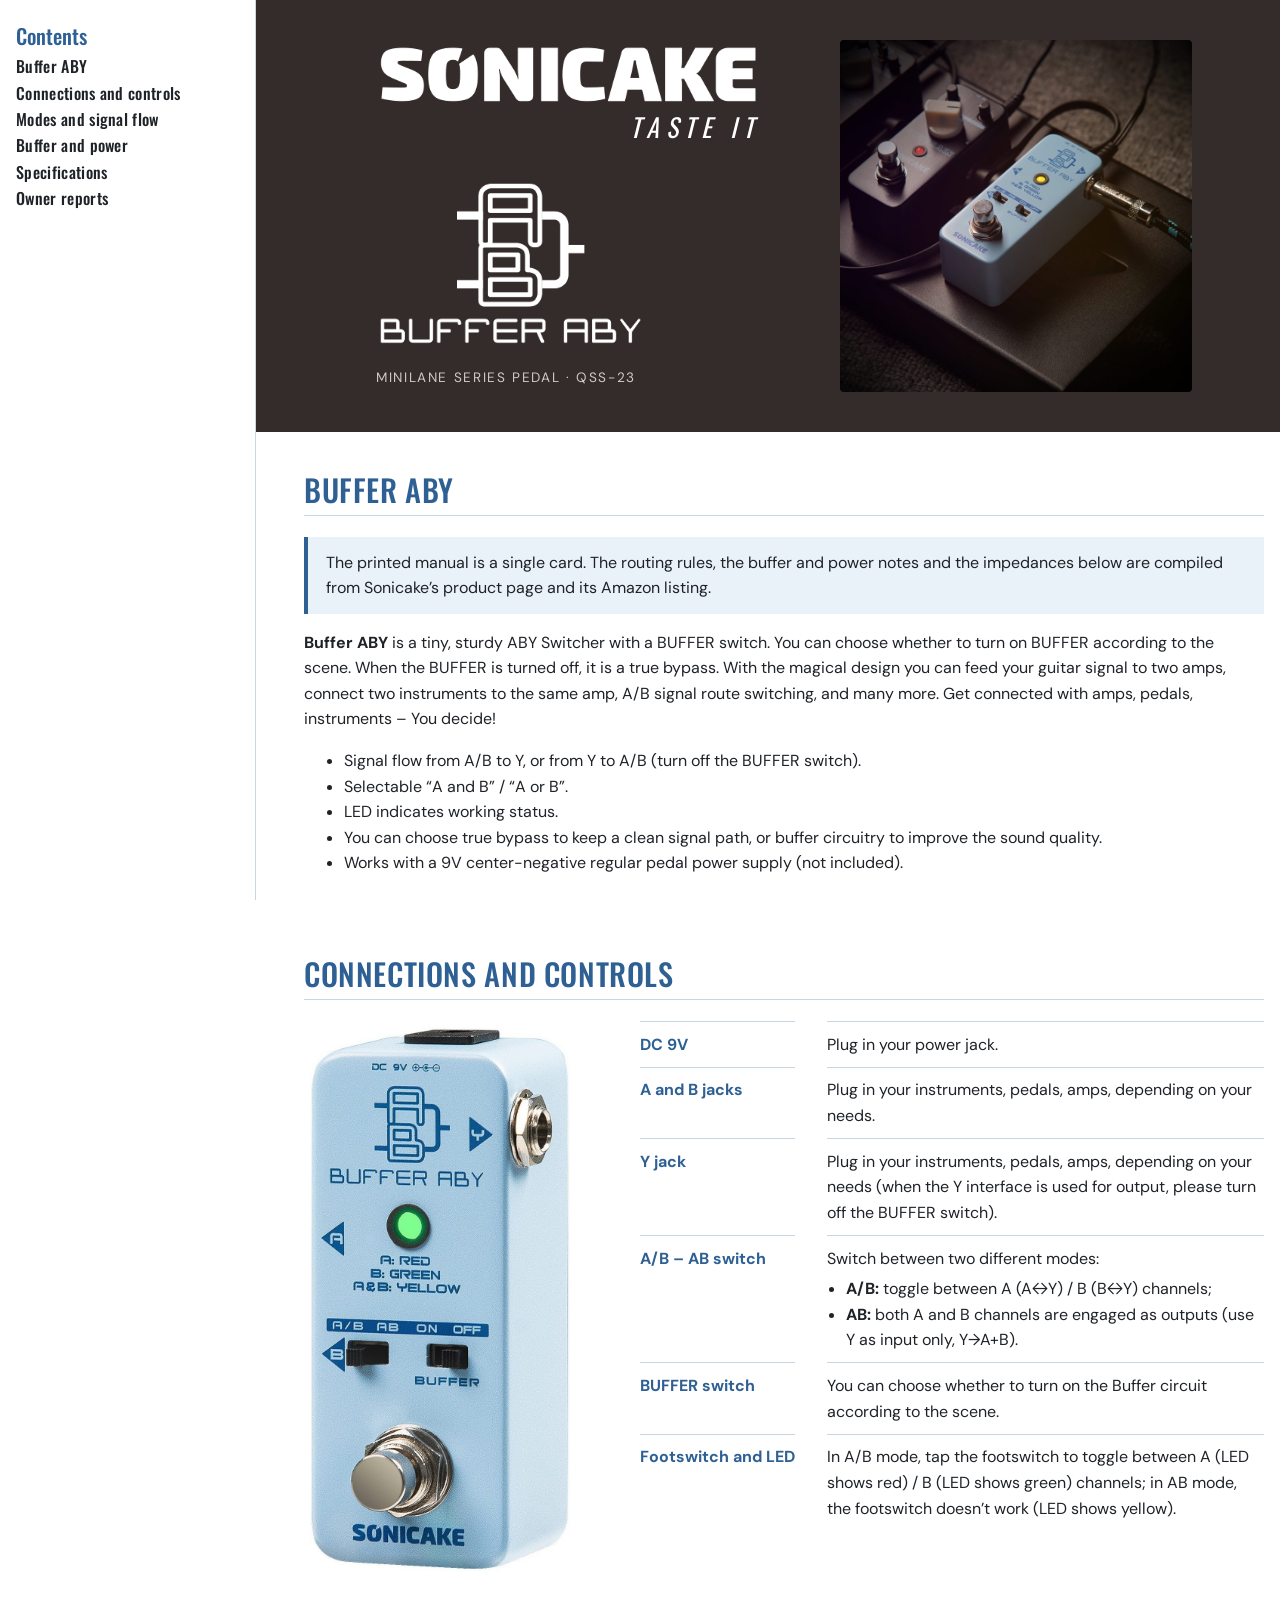
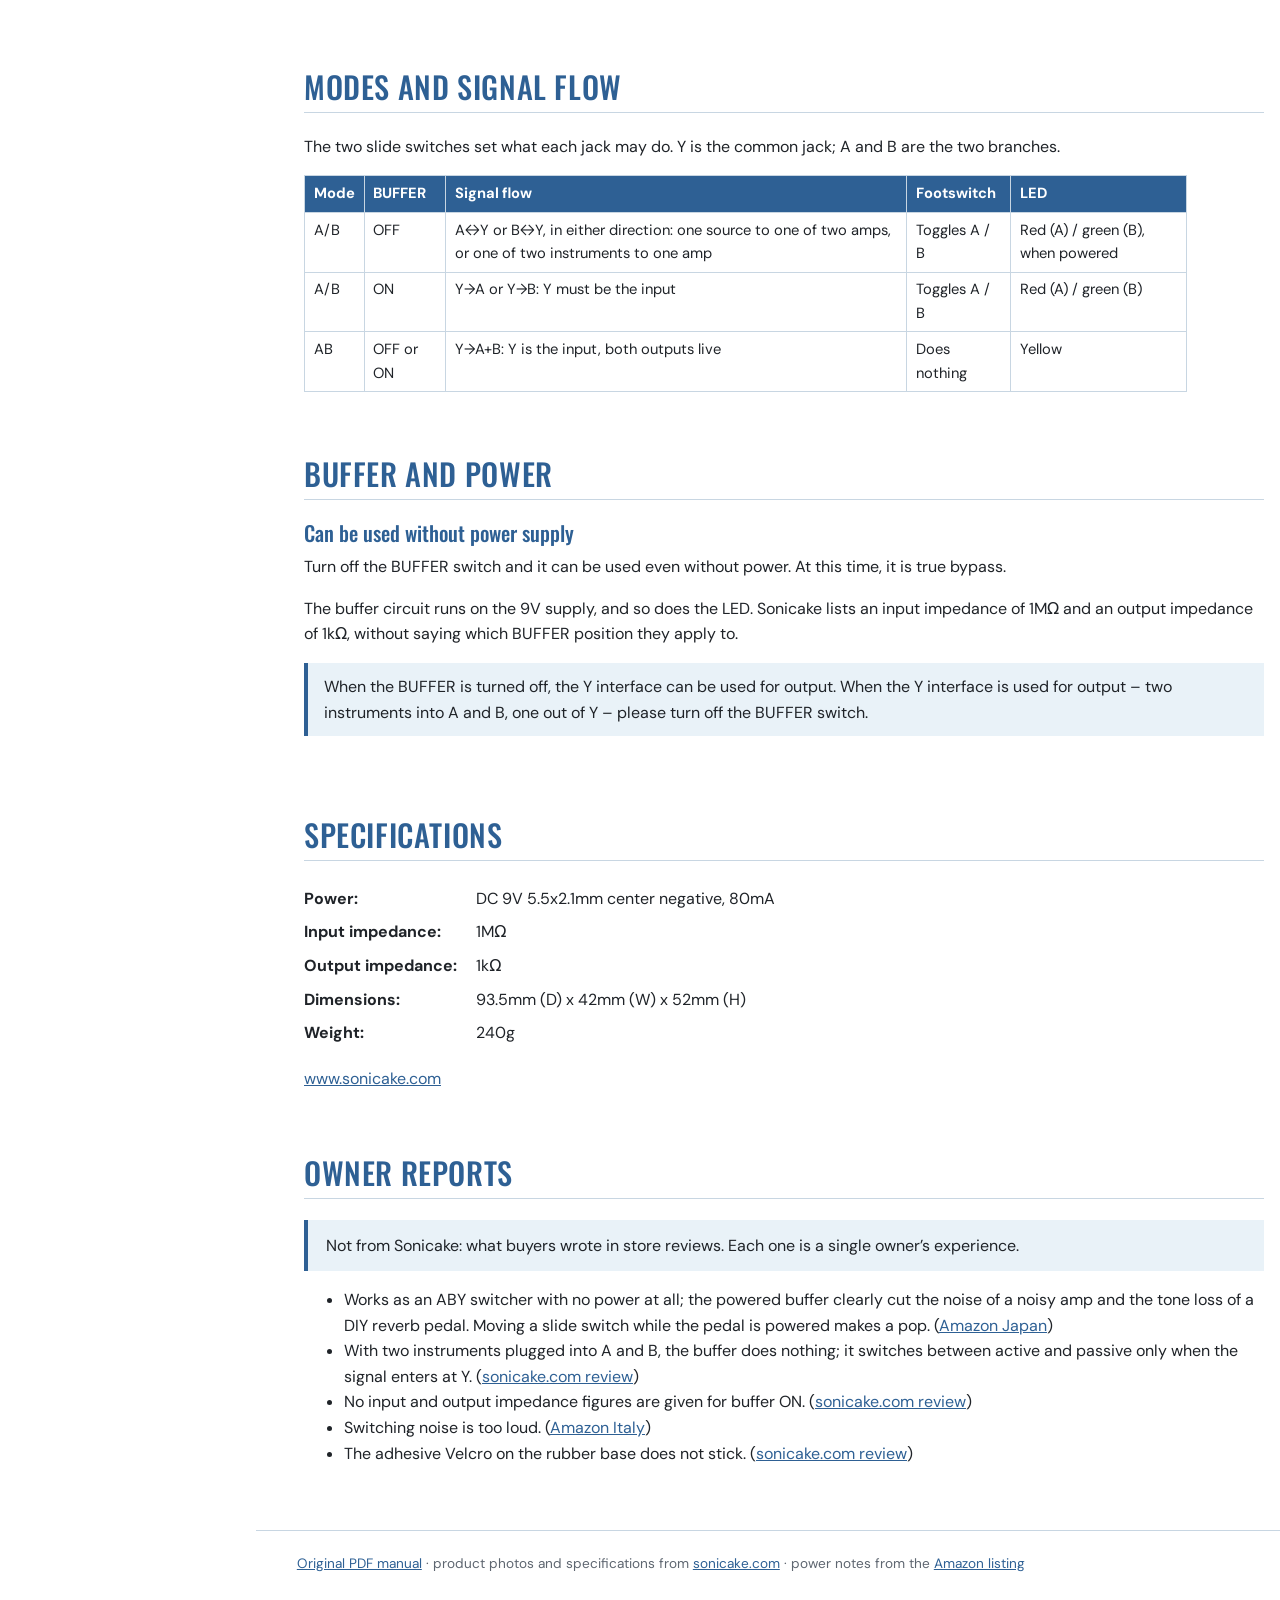
<file: sonicake-buffer-aby/index.html>
<!DOCTYPE html>
<html lang="en">
  <head>
    <meta charset="UTF-8" />
    <meta name="viewport" content="width=device-width, initial-scale=1.0" />
    <link rel="stylesheet" href="style.css" />
    <title>Sonicake Buffer ABY Pedal Manual</title>
  </head>
  <body>
    <nav id="side-nav">
      <header>
        <div class="nav-container">
          <h3>Contents</h3>
          <h4><a href="#intro">Buffer ABY</a></h4>
          <h4><a href="#connections">Connections and controls</a></h4>
          <h4><a href="#modes">Modes and signal flow</a></h4>
          <h4><a href="#buffer-and-power">Buffer and power</a></h4>
          <h4><a href="#specifications">Specifications</a></h4>
          <h4><a href="#owner-reports">Owner reports</a></h4>
        </div>
      </header>
    </nav>
    <main id="main-doc">
      <div id="masthead">
        <div class="flex-container">
          <div class="half-container no-columns cover-title">
            <p class="brand-lockup">
              <img src="Images/wordmark.png" alt="Sonicake" width="518" height="85" />
              <span class="tagline">Taste it</span>
            </p>
            <h1><img src="Images/buffer-aby-logo.png" alt="Buffer ABY" width="346" height="218" /></h1>
            <p class="series">Minilane Series Pedal &middot; QSS-23</p>
          </div>
          <div class="half-container cover-photo-col">
            <img
              class="cover-photo"
              src="Images/pedal-on-board.jpg"
              alt="The light-blue Buffer ABY on a dark pedalboard, its LED lit yellow (AB mode) and a cable in the Y jack" width="1600" height="1600"
            />
          </div>
        </div>
      </div>

      <section>
        <div class="flex-container">
          <div class="half-container flow">
            <header><h2 id="intro">Buffer ABY</h2></header>
            <div class="topic">
              <p class="doc-update">
                The printed manual is a single card. The routing rules, the
                buffer and power notes and the impedances below are compiled
                from Sonicake&rsquo;s product page and its Amazon listing.
              </p>
              <p>
                <strong>Buffer ABY</strong> is a tiny, sturdy ABY Switcher with a
                BUFFER switch. You can choose whether to turn on BUFFER according
                to the scene. When the BUFFER is turned off, it is a true bypass.
                With the magical design you can feed your guitar signal to two
                amps, connect two instruments to the same amp, A/B signal route
                switching, and many more. Get connected with amps, pedals,
                instruments &ndash; You decide!
              </p>
              <ul>
                <li>Signal flow from A/B to Y, or from Y to A/B (turn off the BUFFER switch).</li>
                <li>Selectable &ldquo;A and B&rdquo; / &ldquo;A or B&rdquo;.</li>
                <li>LED indicates working status.</li>
                <li>You can choose true bypass to keep a clean signal path, or buffer circuitry to improve the sound quality.</li>
                <li>Works with a 9V center-negative regular pedal power supply (not included).</li>
              </ul>
            </div>
          </div>
          <div id="toc-mobile" class="half-container">
            <h2>Contents</h2>
            <ul>
              <li><a href="#intro">Buffer ABY</a></li>
              <li><a href="#connections">Connections and controls</a></li>
              <li><a href="#modes">Modes and signal flow</a></li>
              <li><a href="#buffer-and-power">Buffer and power</a></li>
              <li><a href="#specifications">Specifications</a></li>
              <li><a href="#owner-reports">Owner reports</a></li>
            </ul>
          </div>
        </div>
      </section>

      <section>
        <div class="flex-container">
          <div class="half-container flow">
            <header><h2 id="connections">Connections and controls</h2></header>
            <div class="panel-layout">
              <figure>
                <img
                  src="Images/pedal-top.jpg"
                  alt="Top view of the Buffer ABY: DC 9V jack on the top edge, Y jack on the right side, A and B jacks on the left side, the LED under the logo with its legend A: red, B: green, A&amp;B: yellow, then the A/B–AB mode slide switch on the left and the BUFFER ON–OFF slide switch on the right, and the footswitch at the bottom" width="720" height="1472" loading="lazy"
                />
              </figure>
              <dl class="parts-list">
                <dt>DC 9V</dt>
                <dd>Plug in your power jack.</dd>
                <dt>A and B jacks</dt>
                <dd>Plug in your instruments, pedals, amps, depending on your needs.</dd>
                <dt>Y jack</dt>
                <dd>
                  Plug in your instruments, pedals, amps, depending on your needs
                  (when the Y interface is used for output, please turn off the
                  BUFFER switch).
                </dd>
                <dt>A/B &ndash; AB switch</dt>
                <dd>
                  Switch between two different modes:
                  <ul>
                    <li><strong>A/B:</strong> toggle between A (A&harr;Y) / B (B&harr;Y) channels;</li>
                    <li><strong>AB:</strong> both A and B channels are engaged as outputs (use Y as input only, Y&rarr;A+B).</li>
                  </ul>
                </dd>
                <dt>BUFFER switch</dt>
                <dd>You can choose whether to turn on the Buffer circuit according to the scene.</dd>
                <dt>Footswitch and LED</dt>
                <dd>
                  In A/B mode, tap the footswitch to toggle between A (LED shows
                  red) / B (LED shows green) channels; in AB mode, the footswitch
                  doesn&rsquo;t work (LED shows yellow).
                </dd>
              </dl>
            </div>
          </div>
        </div>
      </section>

      <section>
        <div class="flex-container">
          <div class="half-container flow">
            <header><h2 id="modes">Modes and signal flow</h2></header>
            <div class="topic no-columns">
              <p>
                The two slide switches set what each jack may do. Y is the
                common jack; A and B are the two branches.
              </p>
              <div class="table-scroll">
                <table class="doc-table">
                  <thead>
                    <tr><th>Mode</th><th>BUFFER</th><th>Signal flow</th><th>Footswitch</th><th>LED</th></tr>
                  </thead>
                  <tbody>
                    <tr>
                      <td>A/B</td><td>OFF</td>
                      <td>A&harr;Y or B&harr;Y, in either direction: one source to one of two amps, or one of two instruments to one amp</td>
                      <td>Toggles A / B</td><td>Red (A) / green (B), when powered</td>
                    </tr>
                    <tr>
                      <td>A/B</td><td>ON</td>
                      <td>Y&rarr;A or Y&rarr;B: Y must be the input</td>
                      <td>Toggles A / B</td><td>Red (A) / green (B)</td>
                    </tr>
                    <tr>
                      <td>AB</td><td>OFF or ON</td>
                      <td>Y&rarr;A+B: Y is the input, both outputs live</td>
                      <td>Does nothing</td><td>Yellow</td>
                    </tr>
                  </tbody>
                </table>
              </div>
            </div>
          </div>
        </div>
      </section>

      <section>
        <div class="flex-container">
          <div class="half-container flow">
            <header><h2 id="buffer-and-power">Buffer and power</h2></header>
            <div class="topic">
              <div class="keep-together">
                <h3 id="without-power">Can be used without power supply</h3>
                <p>
                  Turn off the BUFFER switch and it can be used even without
                  power. At this time, it is true bypass.
                </p>
              </div>
              <p>
                The buffer circuit runs on the 9V supply, and so does the LED.
                Sonicake lists an input impedance of 1M&Omega; and an output
                impedance of 1k&Omega;, without saying which BUFFER position
                they apply to.
              </p>
              <p class="callout">
                When the BUFFER is turned off, the Y interface can be used for
                output. When the Y interface is used for output &ndash; two
                instruments into A and B, one out of Y &ndash; please turn off
                the BUFFER switch.
              </p>
            </div>
          </div>
        </div>
      </section>

      <section>
        <div class="flex-container">
          <div class="half-container flow">
            <header><h2 id="specifications">Specifications</h2></header>
            <div class="topic no-columns">
              <div class="table-scroll">
                <table class="spec-table">
                  <tbody>
                    <tr><th scope="row">Power:</th><td>DC 9V 5.5x2.1mm center negative, 80mA</td></tr>
                    <tr><th scope="row">Input impedance:</th><td>1M&Omega;</td></tr>
                    <tr><th scope="row">Output impedance:</th><td>1k&Omega;</td></tr>
                    <tr><th scope="row">Dimensions:</th><td>93.5mm (D) x 42mm (W) x 52mm (H)</td></tr>
                    <tr><th scope="row">Weight:</th><td>240g</td></tr>
                  </tbody>
                </table>
              </div>
              <p><a href="https://www.sonicake.com">www.sonicake.com</a></p>
            </div>
          </div>
        </div>
      </section>

      <section>
        <div class="flex-container">
          <div class="half-container flow">
            <header><h2 id="owner-reports">Owner reports</h2></header>
            <div class="topic no-columns">
              <p class="doc-update">
                Not from Sonicake: what buyers wrote in store reviews. Each one
                is a single owner&rsquo;s experience.
              </p>
              <ul>
                <li>
                  Works as an ABY switcher with no power at all; the powered
                  buffer clearly cut the noise of a noisy amp and the tone loss
                  of a DIY reverb pedal. Moving a slide switch while the pedal is
                  powered makes a pop. (<a href="https://www.amazon.co.jp/dp/B0DB7T5JMK">Amazon Japan</a>)
                </li>
                <li>
                  With two instruments plugged into A and B, the buffer does
                  nothing; it switches between active and passive only when the
                  signal enters at Y. (<a href="https://www.sonicake.com/products/buffer-aby">sonicake.com review</a>)
                </li>
                <li>
                  No input and output impedance figures are given for buffer
                  ON. (<a href="https://www.sonicake.com/products/buffer-aby">sonicake.com review</a>)
                </li>
                <li>
                  Switching noise is too loud. (<a href="https://www.amazon.it/dp/B0DB7T5JMK">Amazon Italy</a>)
                </li>
                <li>
                  The adhesive Velcro on the rubber base does not stick.
                  (<a href="https://www.sonicake.com/products/buffer-aby">sonicake.com review</a>)
                </li>
              </ul>
            </div>
          </div>
        </div>
      </section>
    </main>
    <footer>
      <p>
        <a href="QSS-23_Manual.pdf">Original PDF manual</a> &middot; product
        photos and specifications from
        <a href="https://www.sonicake.com/products/buffer-aby">sonicake.com</a>
        &middot; power notes from the
        <a href="https://www.amazon.com/dp/B0DB7T5JMK">Amazon listing</a>
      </p>
    </footer>
  </body>
</html>
</file>
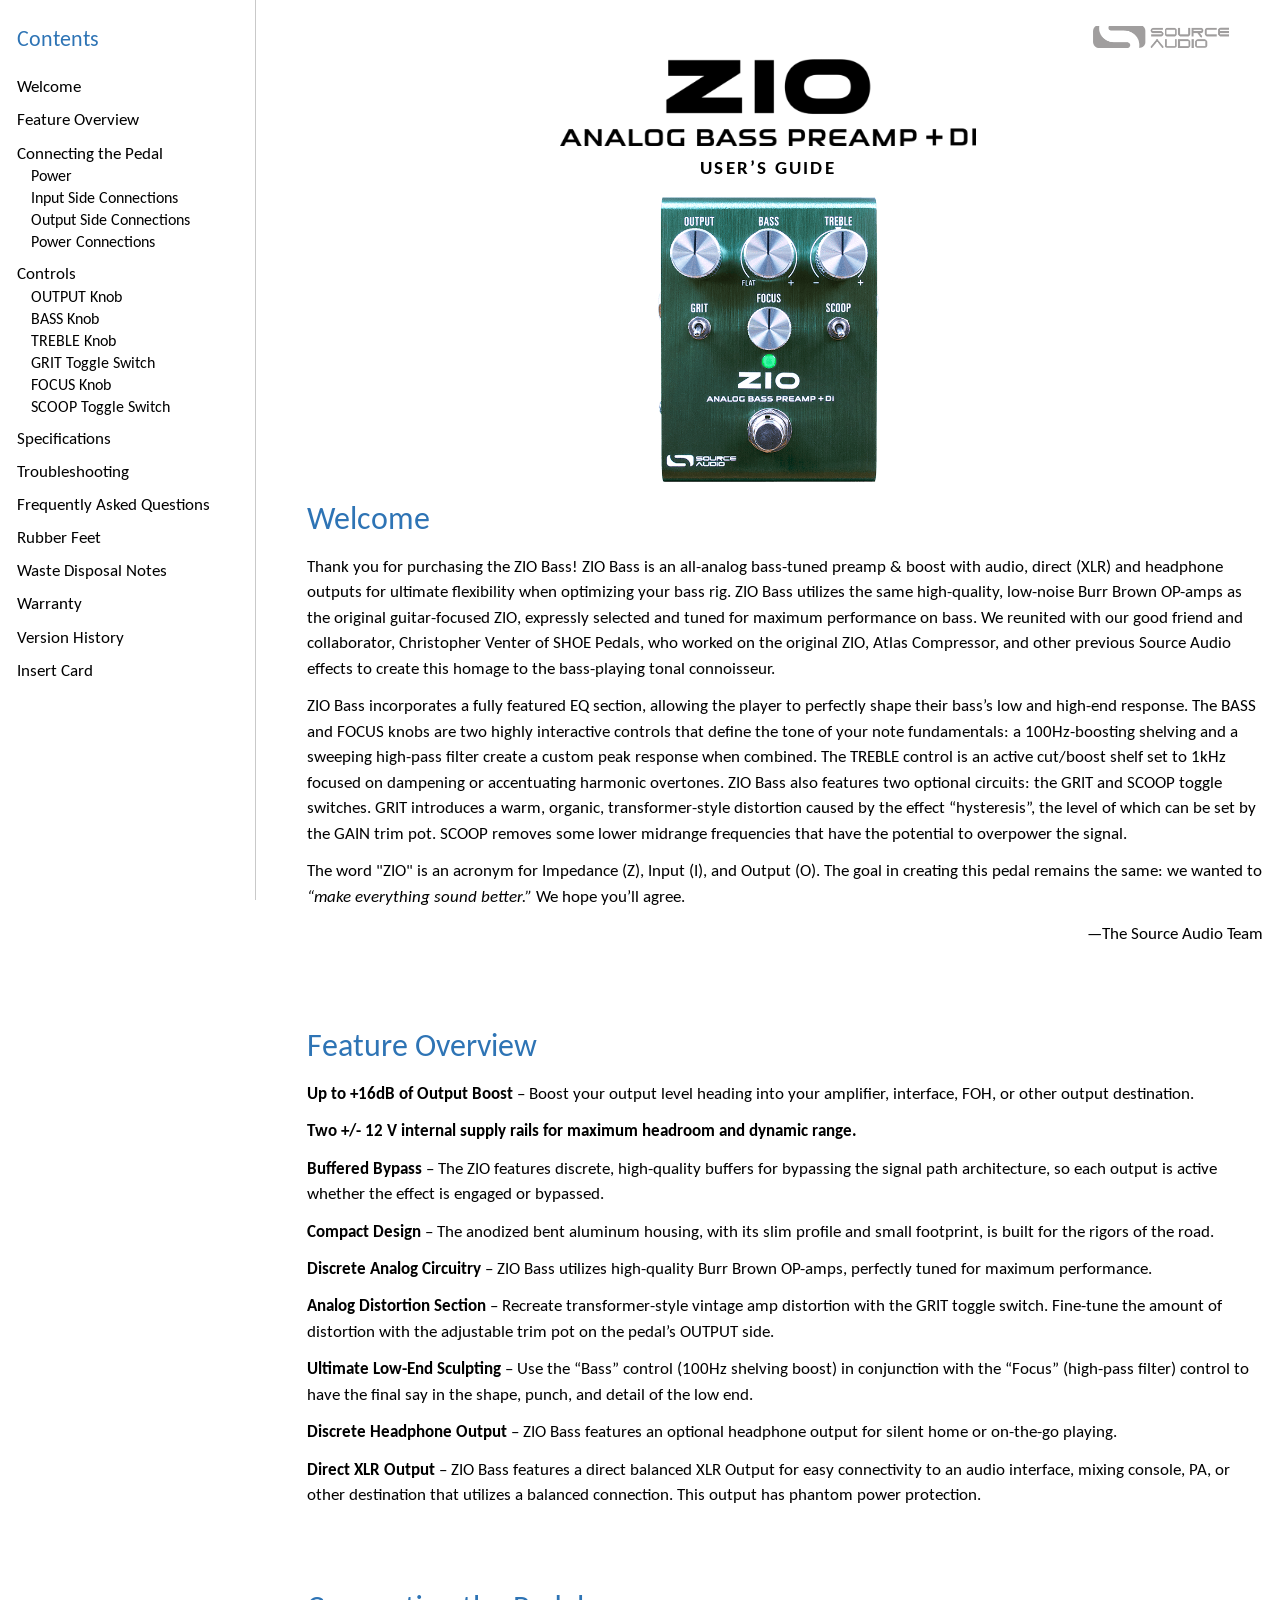
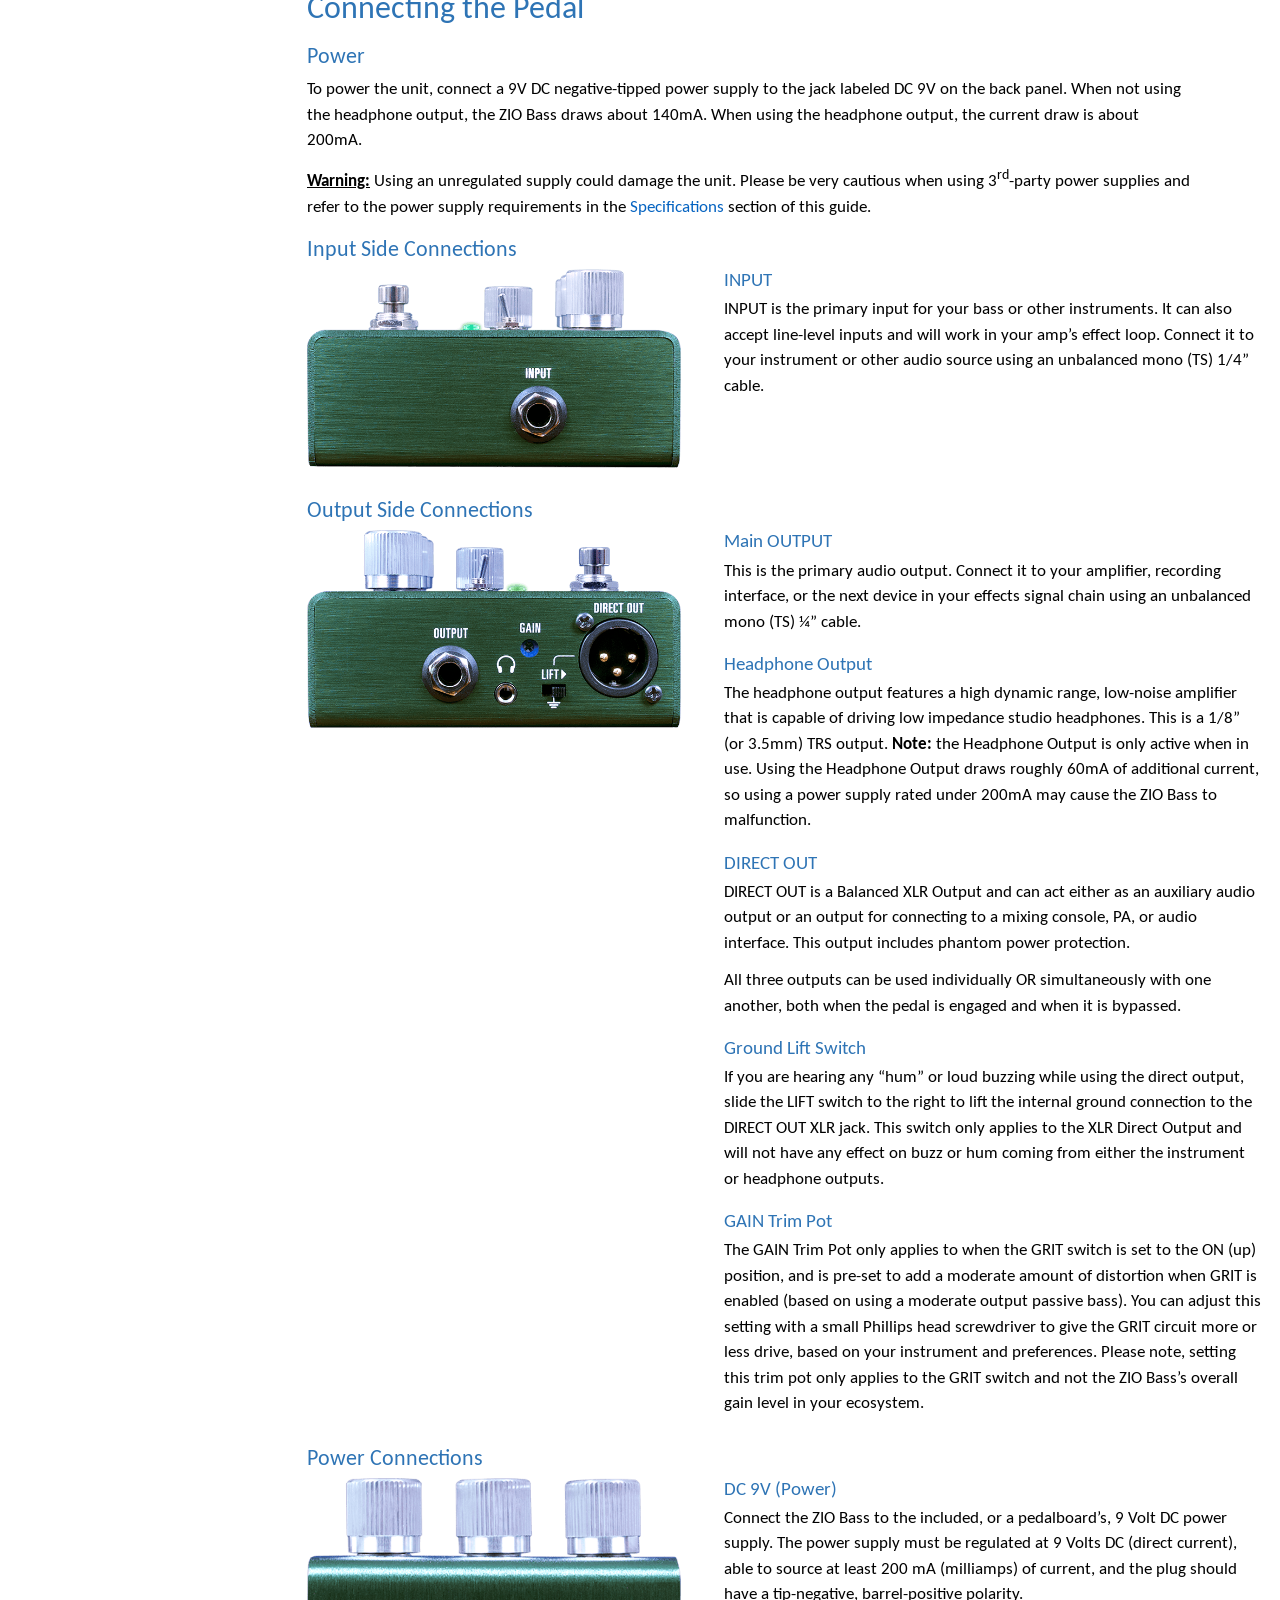
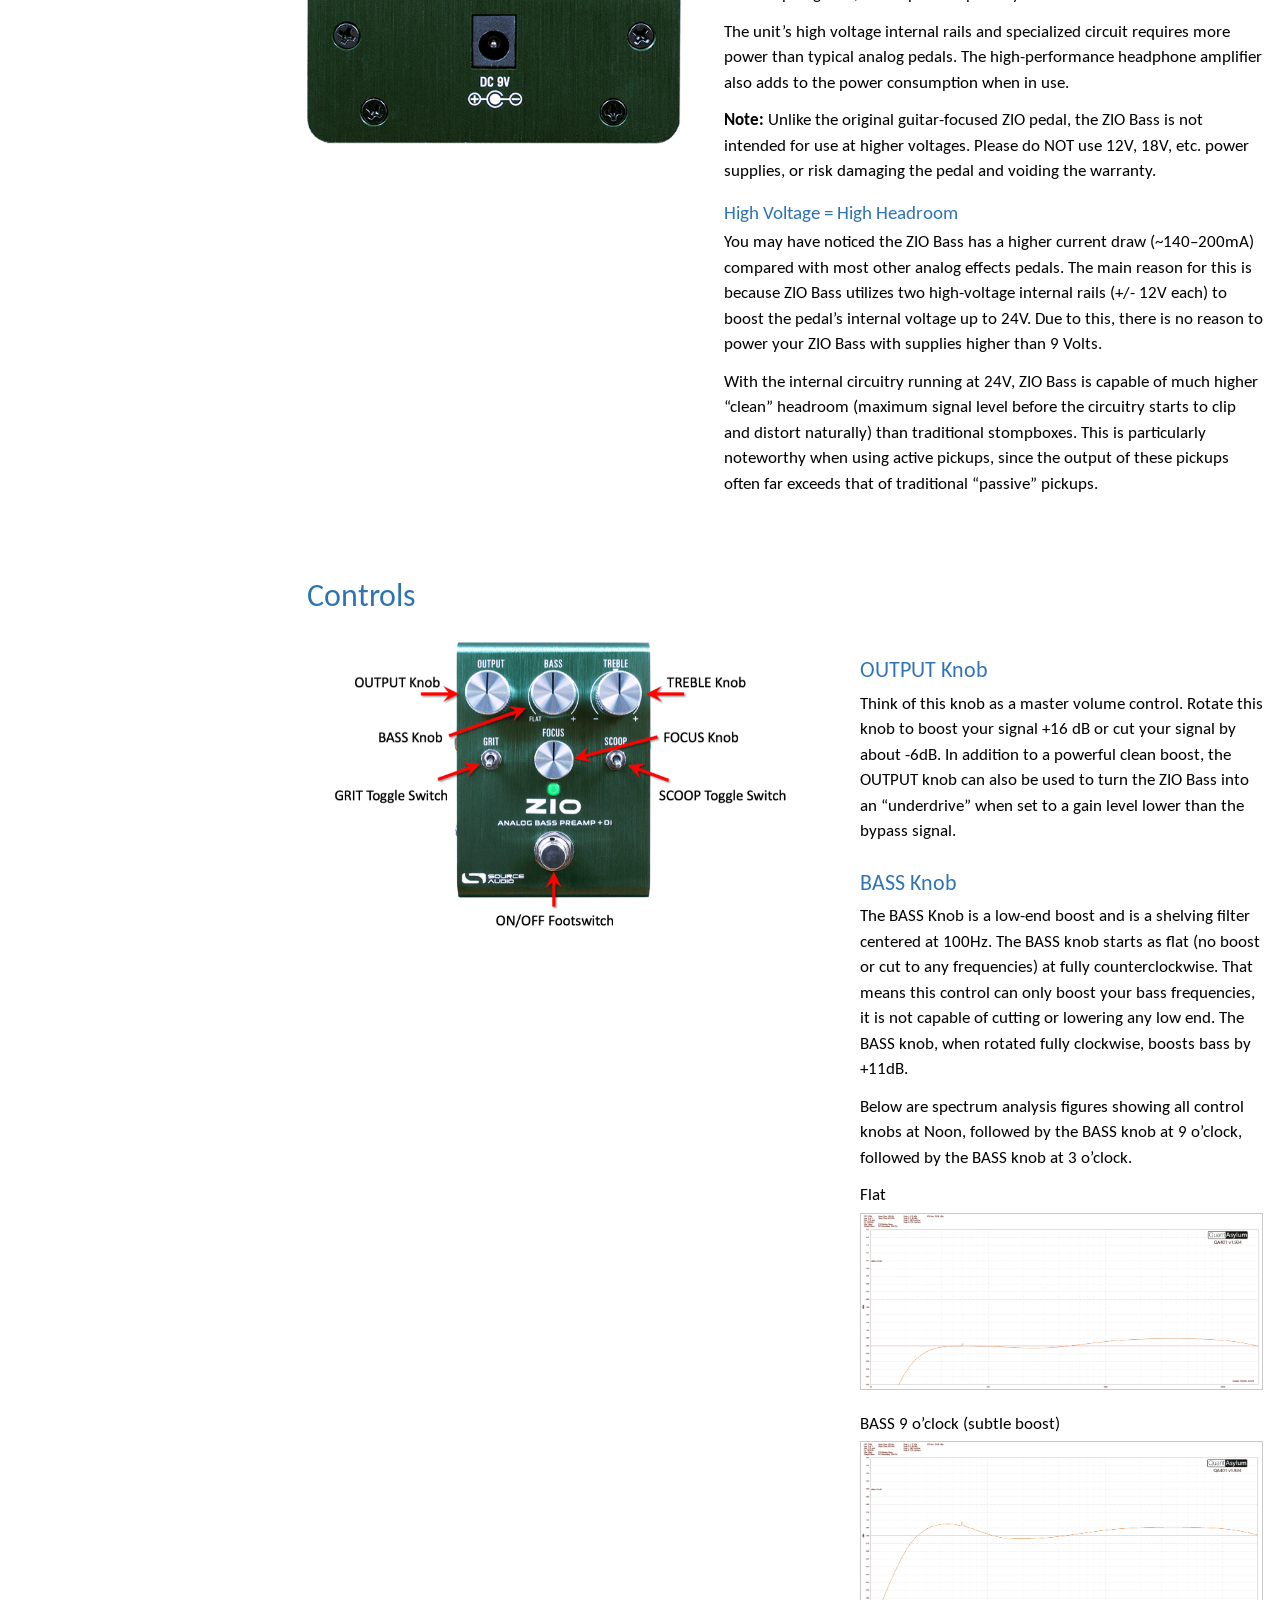
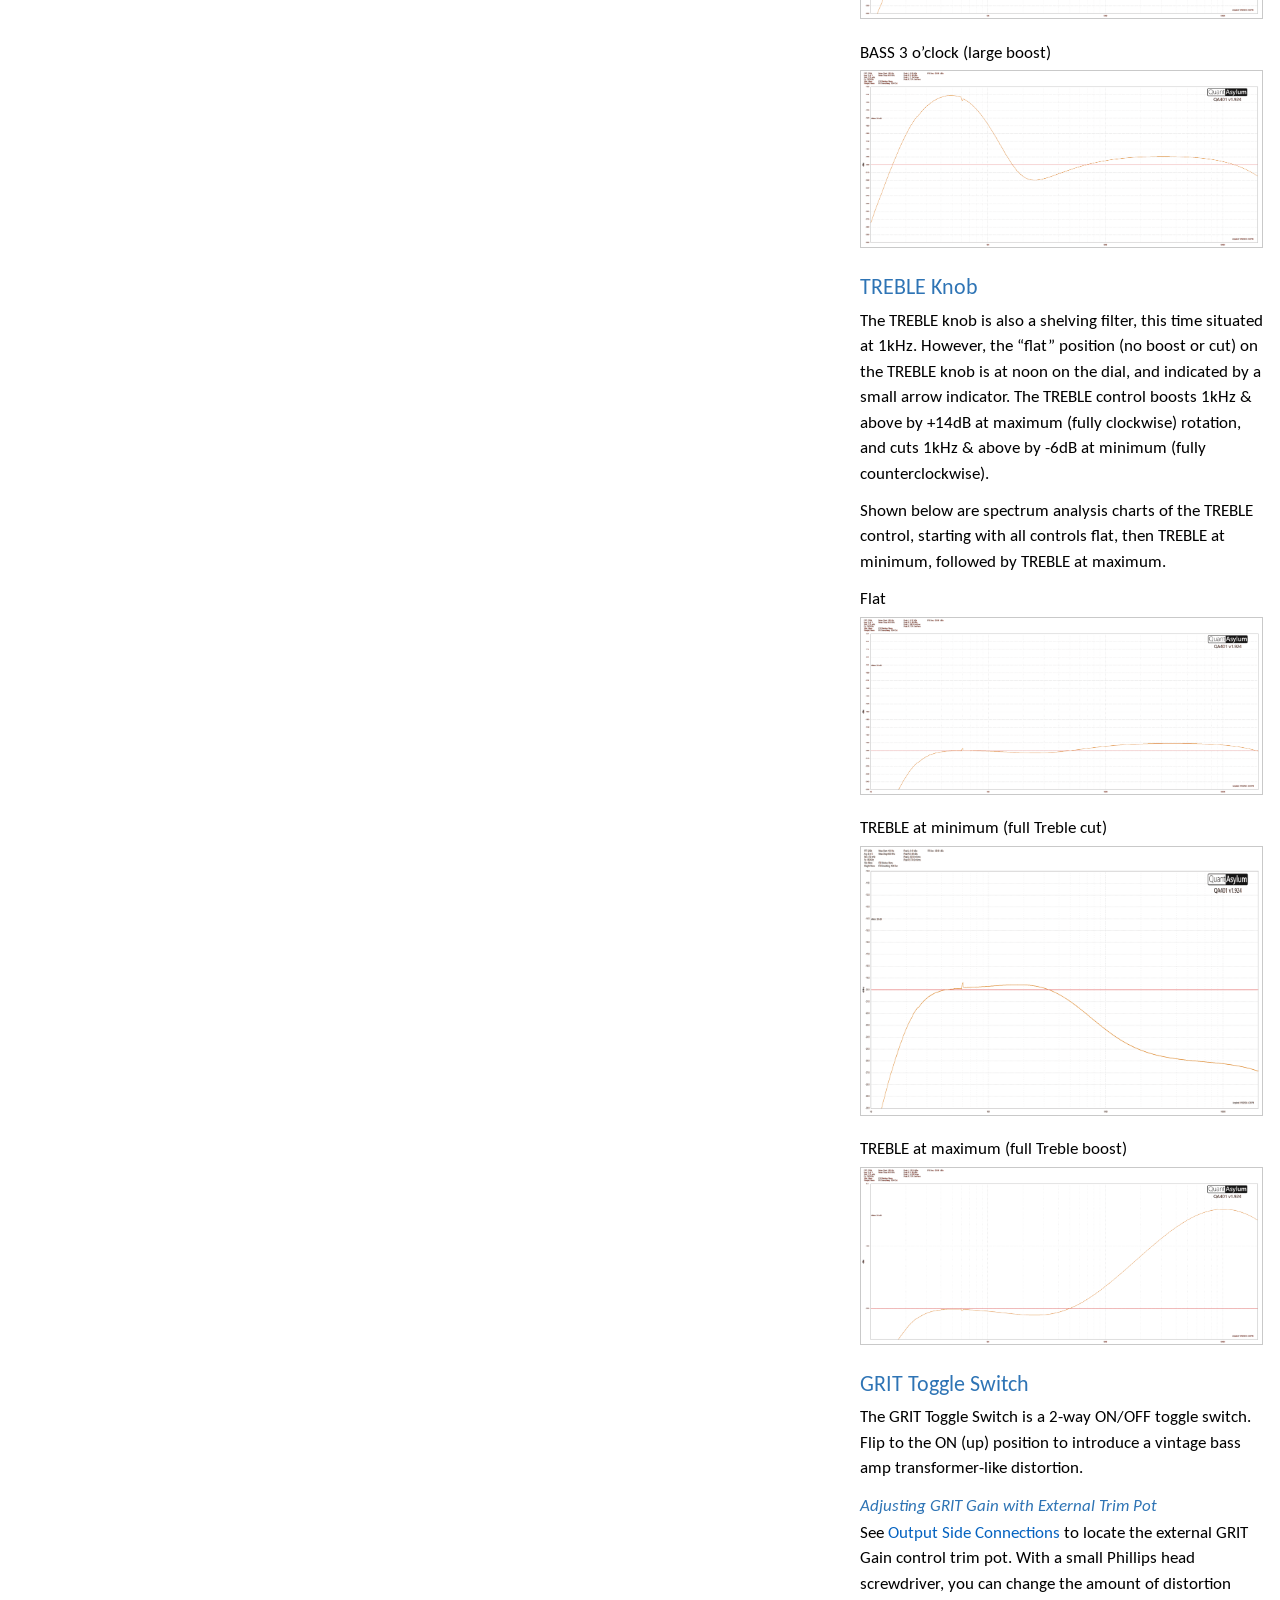
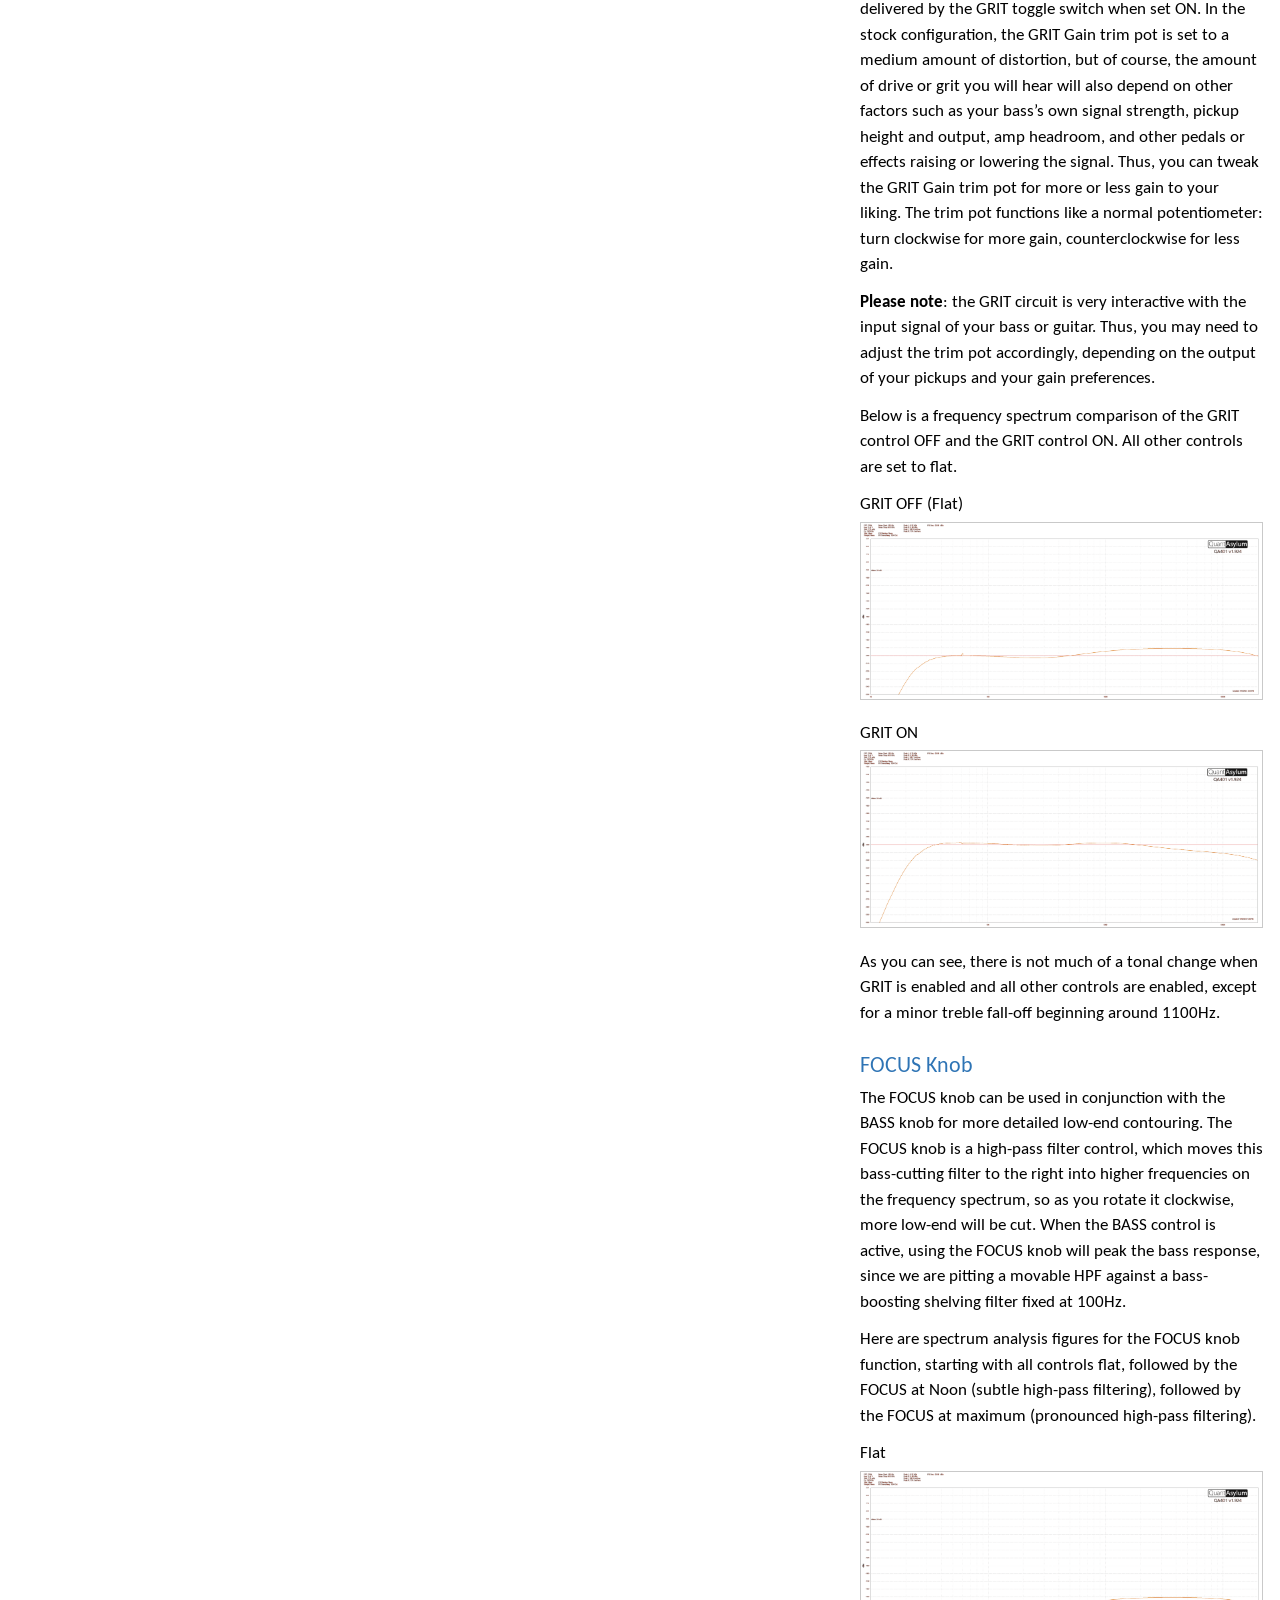
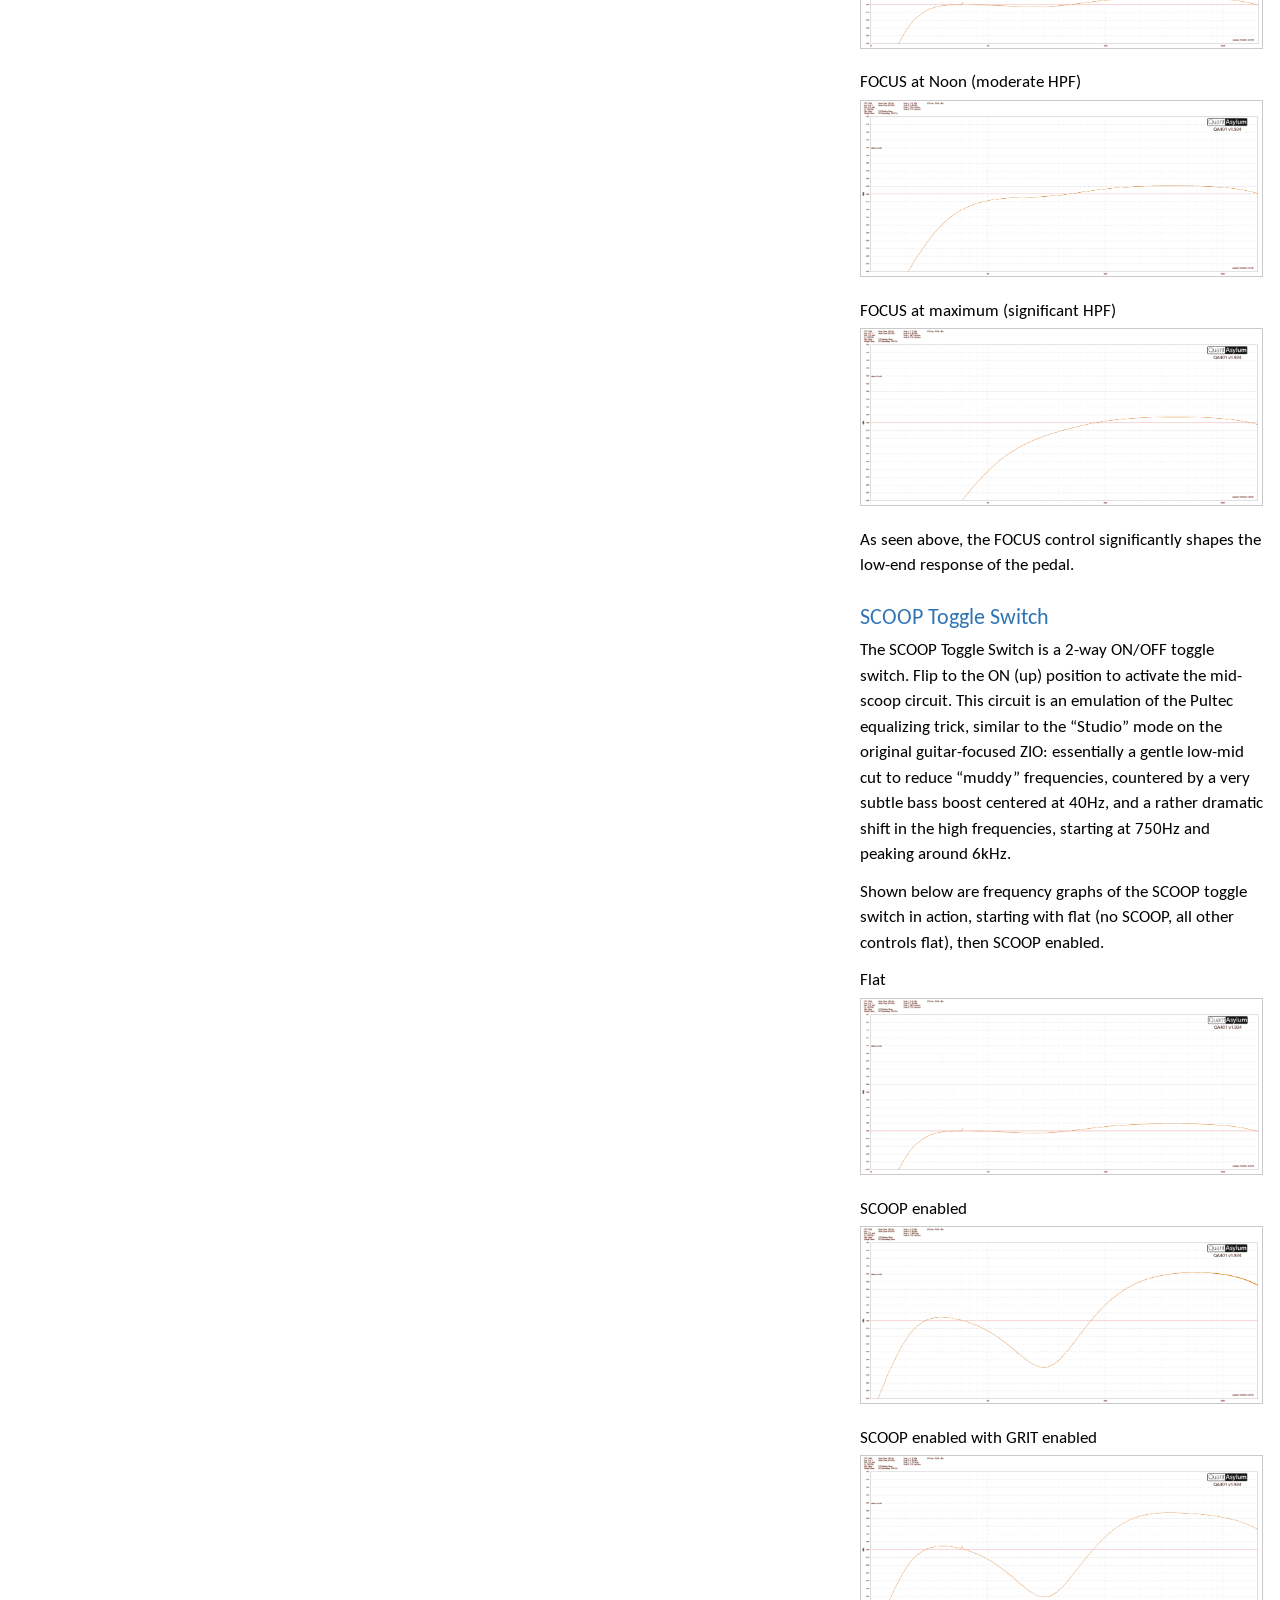
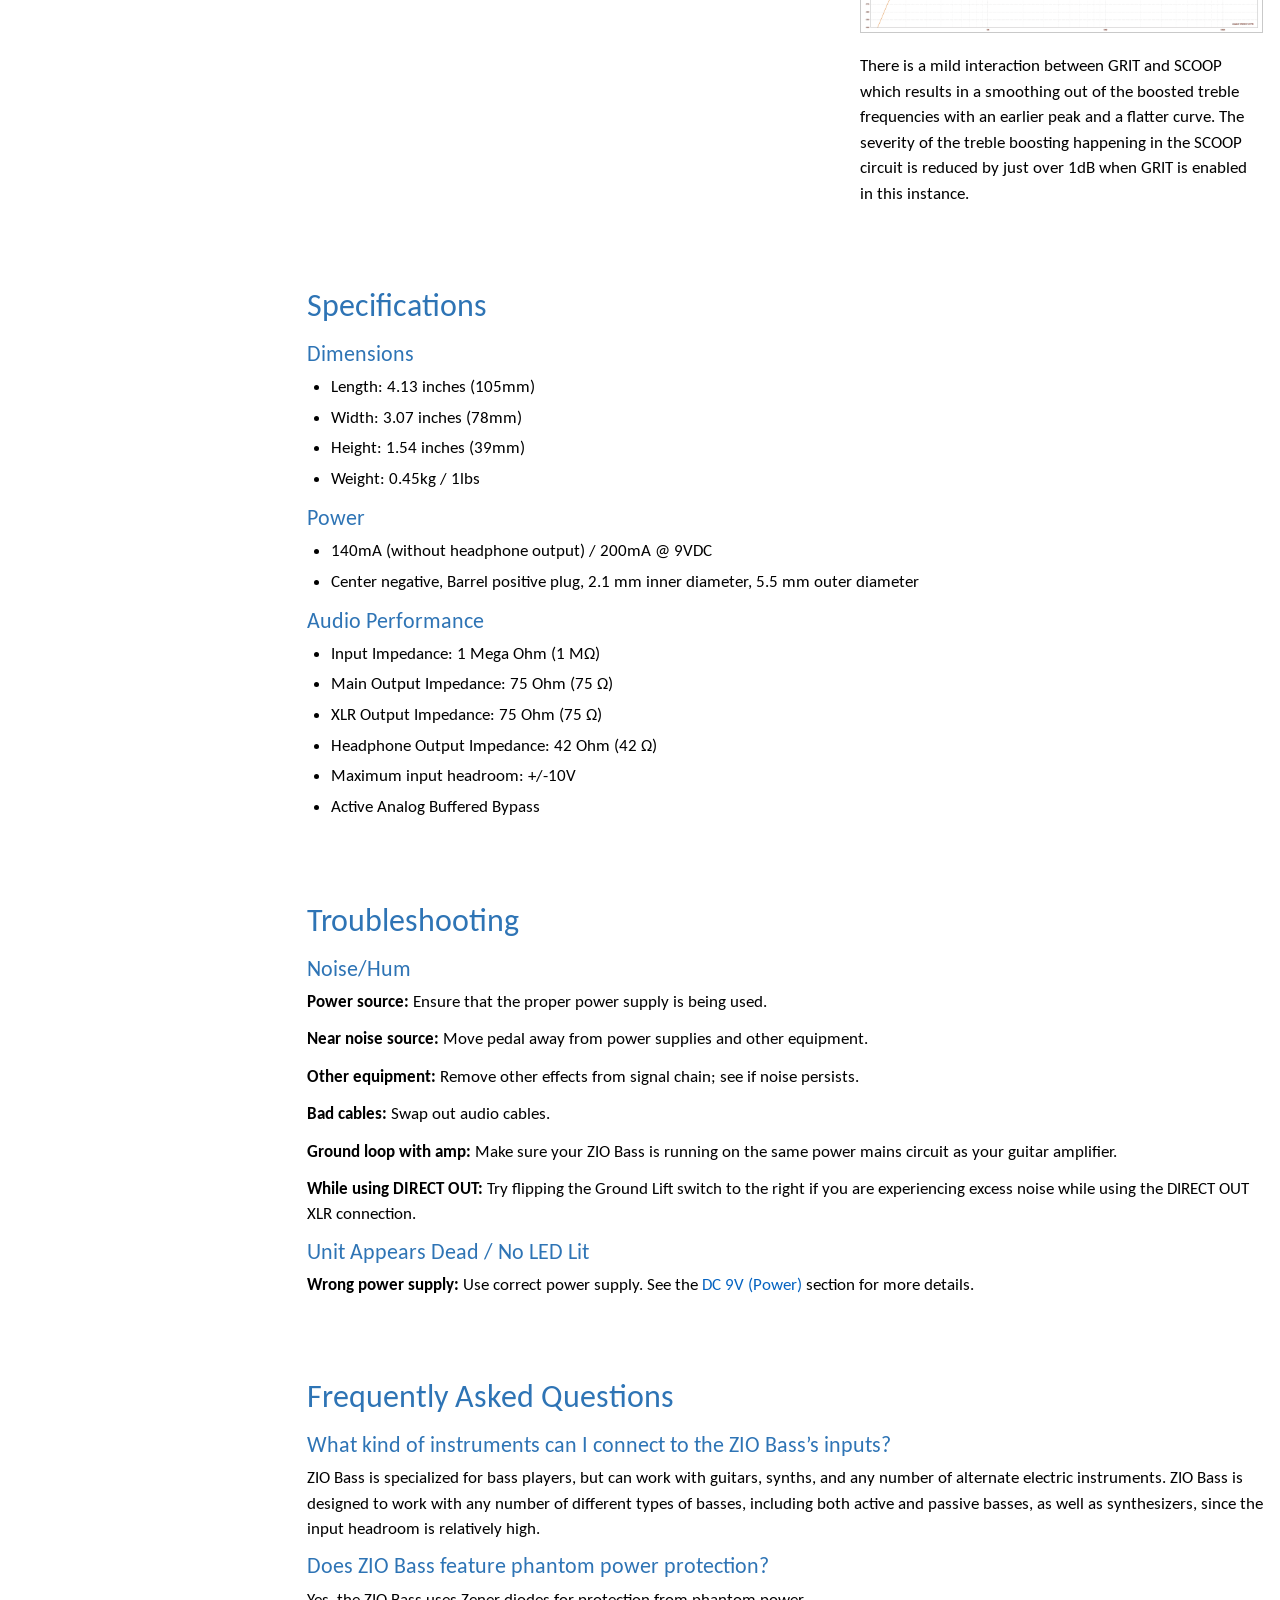
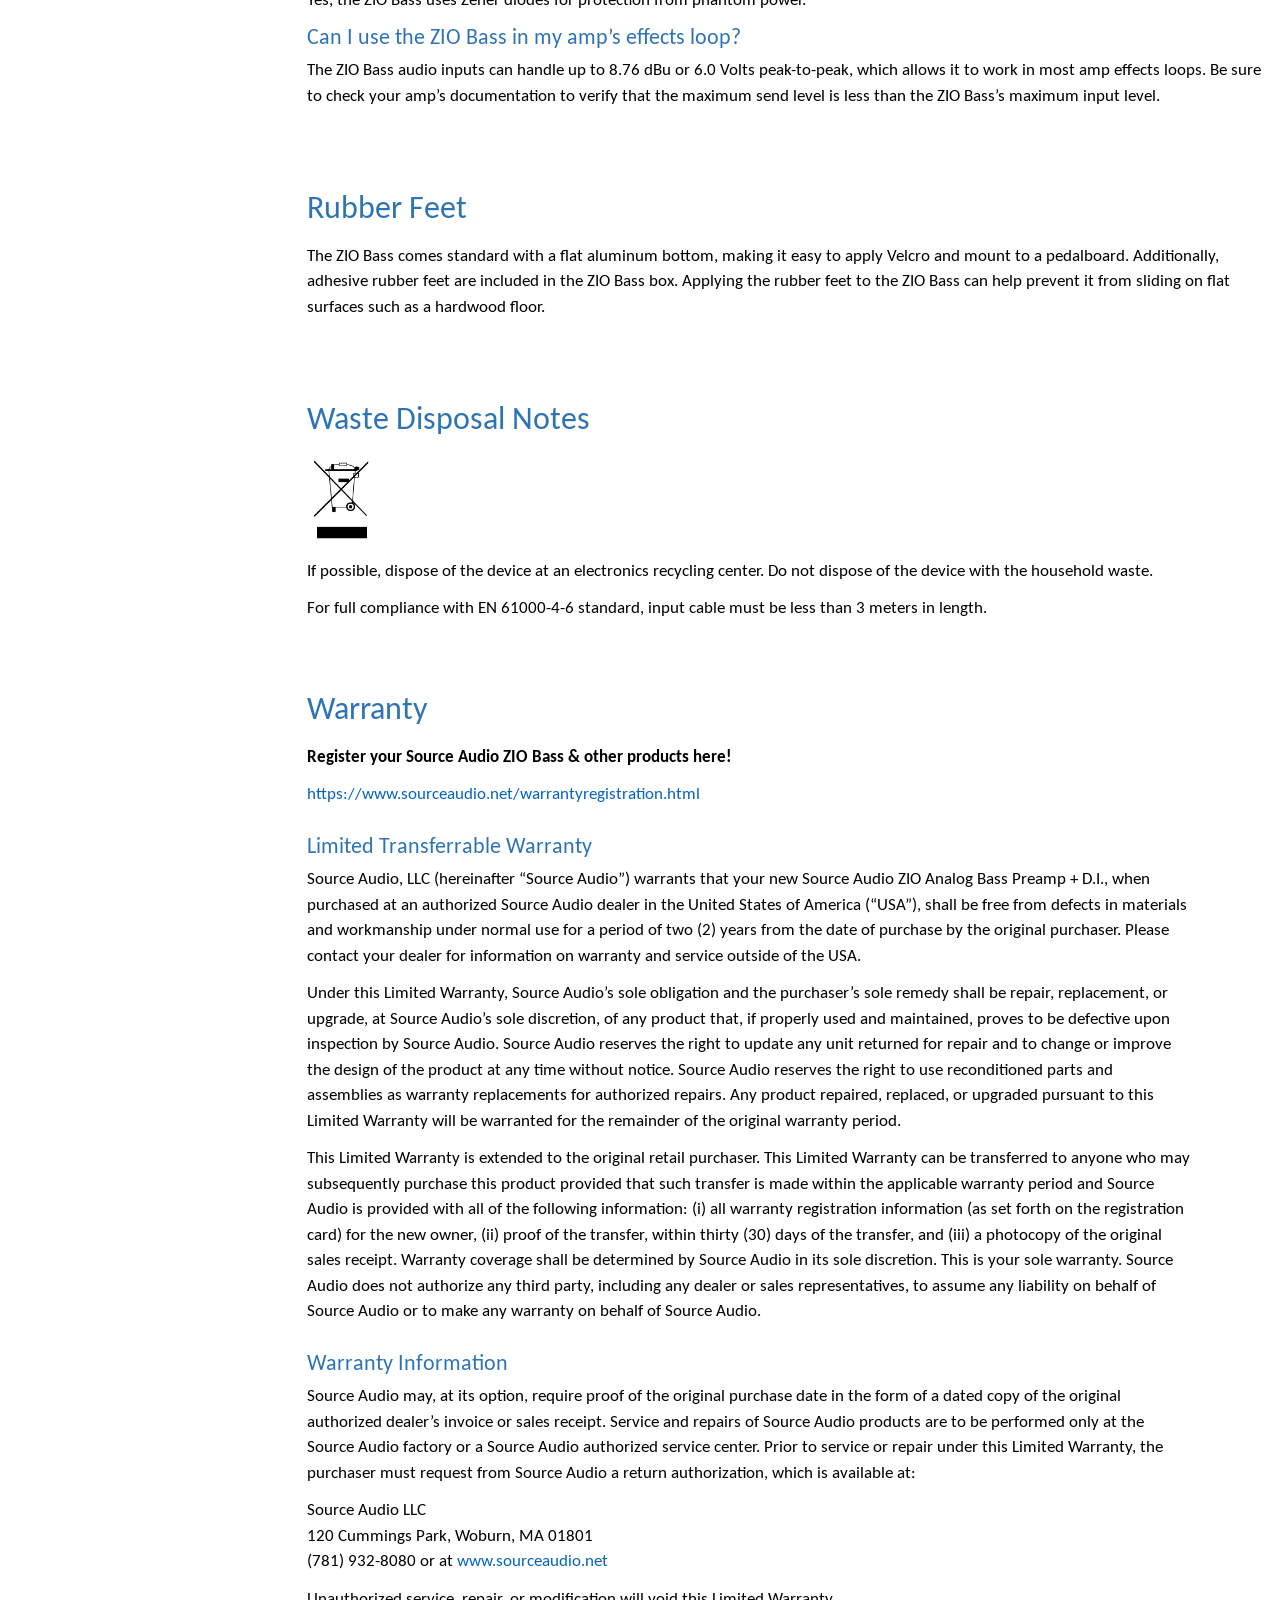
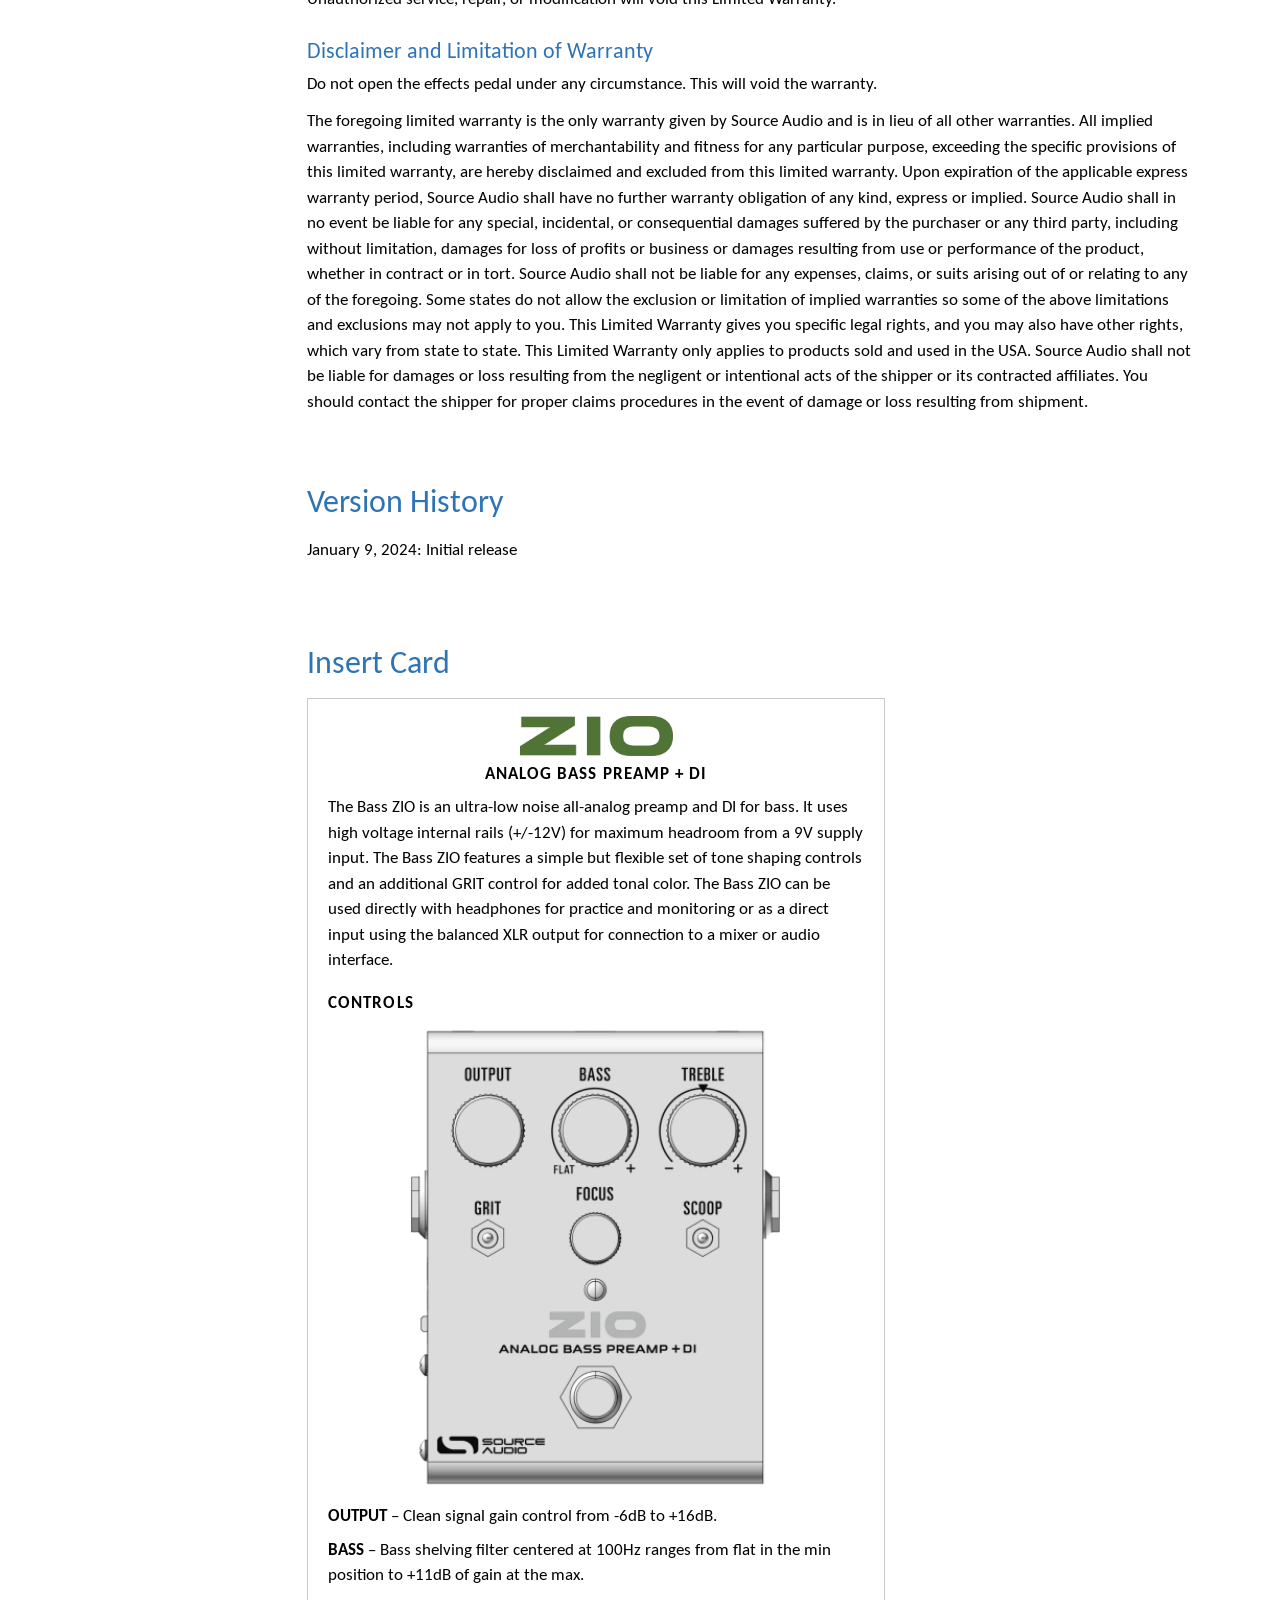
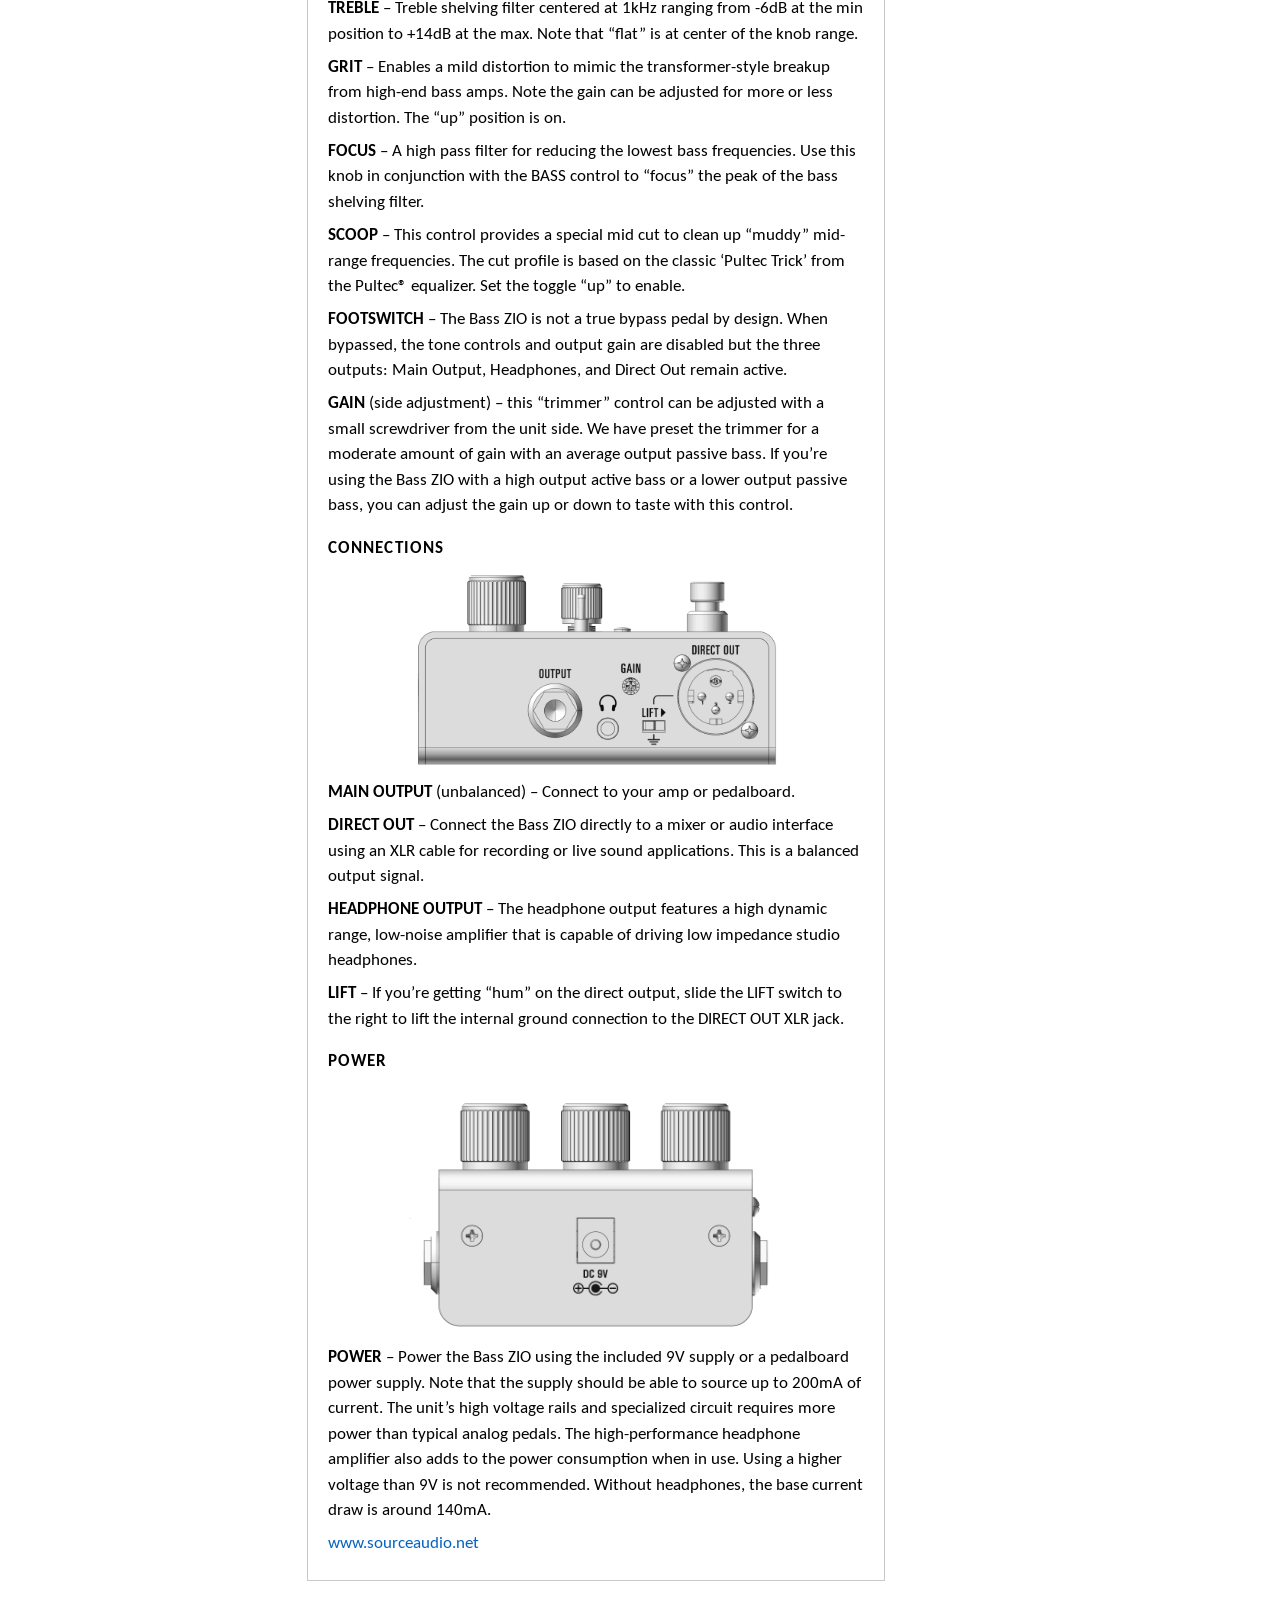
<file: source-audio-zio-bass/index.html>
<!DOCTYPE html>
<html lang="en">
  <head>
    <meta charset="UTF-8" />
    <meta name="viewport" content="width=device-width, initial-scale=1.0" />
    <title>Source Audio ZIO Analog Bass Preamp + D.I. Pedal Manual</title>
    <link rel="stylesheet" href="style.css" />
  </head>
  <body>
    <nav id="side-nav">
      <header>
        <div class="nav-container">
          <h3>Contents</h3>
          <h4><a href="#welcome">Welcome</a></h4>
          <h4><a href="#feature-overview">Feature Overview</a></h4>
          <h4><a href="#connecting">Connecting the Pedal</a></h4>
          <h5><a href="#power">Power</a></h5>
          <h5><a href="#input-side">Input Side Connections</a></h5>
          <h5><a href="#output-side">Output Side Connections</a></h5>
          <h5><a href="#power-connections">Power Connections</a></h5>
          <h4><a href="#controls">Controls</a></h4>
          <h5><a href="#output-knob">OUTPUT Knob</a></h5>
          <h5><a href="#bass-knob">BASS Knob</a></h5>
          <h5><a href="#treble-knob">TREBLE Knob</a></h5>
          <h5><a href="#grit-switch">GRIT Toggle Switch</a></h5>
          <h5><a href="#focus-knob">FOCUS Knob</a></h5>
          <h5><a href="#scoop-switch">SCOOP Toggle Switch</a></h5>
          <h4><a href="#specifications">Specifications</a></h4>
          <h4><a href="#troubleshooting">Troubleshooting</a></h4>
          <h4><a href="#faq">Frequently Asked Questions</a></h4>
          <h4><a href="#rubber-feet">Rubber Feet</a></h4>
          <h4><a href="#waste-disposal">Waste Disposal Notes</a></h4>
          <h4><a href="#warranty">Warranty</a></h4>
          <h4><a href="#version-history">Version History</a></h4>
          <h4><a href="#insert-card">Insert Card</a></h4>
        </div>
      </header>
    </nav>

    <main id="main-doc">
      <header id="masthead">
        <h1>
          <img class="brand-logo" src="Images/source-audio-logo.png" alt="Source Audio" width="2032" height="333" />
          <img class="wordmark" src="Images/zio-bass-wordmark.png" alt="ZIO Analog Bass Preamp + D.I." width="2160" height="453" />
          <span>USER’S GUIDE</span>
        </h1>
        <img src="Images/pedal-front.png" alt="The ZIO Bass: OUTPUT, BASS and TREBLE knobs on top, GRIT toggle, FOCUS knob and SCOOP toggle below them, then the LED, the ZIO name and the footswitch" width="416" height="536" />
      </header>

      <nav id="toc-mobile">
        <h2>Contents</h2>
        <h4><a href="#welcome">Welcome</a></h4>
        <h4><a href="#feature-overview">Feature Overview</a></h4>
        <h4><a href="#connecting">Connecting the Pedal</a></h4>
        <h5><a href="#power">Power</a></h5>
        <h5><a href="#input-side">Input Side Connections</a></h5>
        <h5><a href="#output-side">Output Side Connections</a></h5>
        <h5><a href="#power-connections">Power Connections</a></h5>
        <h4><a href="#controls">Controls</a></h4>
        <h5><a href="#output-knob">OUTPUT Knob</a></h5>
        <h5><a href="#bass-knob">BASS Knob</a></h5>
        <h5><a href="#treble-knob">TREBLE Knob</a></h5>
        <h5><a href="#grit-switch">GRIT Toggle Switch</a></h5>
        <h5><a href="#focus-knob">FOCUS Knob</a></h5>
        <h5><a href="#scoop-switch">SCOOP Toggle Switch</a></h5>
        <h4><a href="#specifications">Specifications</a></h4>
        <h4><a href="#troubleshooting">Troubleshooting</a></h4>
        <h4><a href="#faq">Frequently Asked Questions</a></h4>
        <h4><a href="#rubber-feet">Rubber Feet</a></h4>
        <h4><a href="#waste-disposal">Waste Disposal Notes</a></h4>
        <h4><a href="#warranty">Warranty</a></h4>
        <h4><a href="#version-history">Version History</a></h4>
        <h4><a href="#insert-card">Insert Card</a></h4>
      </nav>

      <section>
        <div class="flex-container">
          <div class="half-container flow">
            <header><h2 id="welcome">Welcome</h2></header>
            <div class="topic">
              <p>
                Thank you for purchasing the ZIO Bass! ZIO Bass is an all-analog bass-tuned preamp &amp; boost with audio,
                direct (XLR) and headphone outputs for ultimate flexibility when optimizing your bass rig. ZIO Bass
                utilizes the same high-quality, low-noise Burr Brown OP-amps as the original guitar-focused ZIO,
                expressly selected and tuned for maximum performance on bass. We reunited with our good friend and
                collaborator, Christopher Venter of SHOE Pedals, who worked on the original ZIO, Atlas Compressor, and
                other previous Source Audio effects to create this homage to the bass-playing tonal connoisseur.
              </p>
              <p>
                ZIO Bass incorporates a fully featured EQ section, allowing the player to perfectly shape their bass’s low
                and high-end response. The BASS and FOCUS knobs are two highly interactive controls that define the
                tone of your note fundamentals: a 100Hz-boosting shelving and a sweeping high-pass filter create a
                custom peak response when combined. The TREBLE control is an active cut/boost shelf set to 1kHz
                focused on dampening or accentuating harmonic overtones. ZIO Bass also features two optional circuits:
                the GRIT and SCOOP toggle switches. GRIT introduces a warm, organic, transformer-style distortion
                caused by the effect “hysteresis”, the level of which can be set by the GAIN trim pot. SCOOP removes
                some lower midrange frequencies that have the potential to overpower the signal.
              </p>
              <p>
                The word "ZIO" is an acronym for Impedance (Z), Input (I), and Output (O). The goal in creating this
                pedal remains the same: we wanted to <i>“make everything sound better.”</i> We hope you’ll agree.
              </p>
              <p class="sig">—The Source Audio Team</p>
            </div>
          </div>
        </div>
      </section>

      <section>
        <div class="flex-container">
          <div class="half-container flow">
            <header><h2 id="feature-overview">Feature Overview</h2></header>
            <div class="topic">
              <p><b>Up to +16dB of Output Boost</b> – Boost your output level heading into your amplifier, interface, FOH, or other output destination.</p>
              <p><b>Two +/- 12 V internal supply rails for maximum headroom and dynamic range.</b></p>
              <p><b>Buffered Bypass</b> – The ZIO features discrete, high-quality buffers for bypassing the signal path architecture, so each output is active whether the effect is engaged or bypassed.</p>
              <p><b>Compact Design</b> – The anodized bent aluminum housing, with its slim profile and small footprint, is built for the rigors of the road.</p>
              <p><b>Discrete Analog Circuitry</b> – ZIO Bass utilizes high-quality Burr Brown OP-amps, perfectly tuned for maximum performance.</p>
              <p><b>Analog Distortion Section</b> – Recreate transformer-style vintage amp distortion with the GRIT toggle switch. Fine-tune the amount of distortion with the adjustable trim pot on the pedal’s OUTPUT side.</p>
              <p><b>Ultimate Low-End Sculpting</b> – Use the “Bass” control (100Hz shelving boost) in conjunction with the “Focus” (high-pass filter) control to have the final say in the shape, punch, and detail of the low end.</p>
              <p><b>Discrete Headphone Output</b> – ZIO Bass features an optional headphone output for silent home or on-the-go playing.</p>
              <p><b>Direct XLR Output</b> – ZIO Bass features a direct balanced XLR Output for easy connectivity to an audio interface, mixing console, PA, or other destination that utilizes a balanced connection. This output has phantom power protection.</p>
            </div>
          </div>
        </div>
      </section>

      <section>
        <div class="flex-container">
          <div class="half-container flow">
            <header><h2 id="connecting">Connecting the Pedal</h2></header>
            <div class="topic level-3 single">
              <h3 id="power">Power</h3>
              <p>
                To power the unit, connect a 9V DC negative-tipped power supply to the jack labeled DC 9V on the
                back panel. When not using the headphone output, the ZIO Bass draws about 140mA. When using
                the headphone output, the current draw is about 200mA.
              </p>
              <p>
                <span class="warn">Warning:</span> Using an unregulated supply could damage the unit. Please be very cautious when using
                3<sup>rd</sup>-party power supplies and refer to the power supply requirements in the
                <a href="#specifications">Specifications</a> section of this guide.
              </p>
            </div>
            <div class="topic level-3 photo-text">
              <h3 id="input-side">Input Side Connections</h3>
              <figure>
                <img src="Images/jacks-input.png" alt="Input side of the ZIO Bass: the INPUT jack on the side of the enclosure" width="688" height="365" loading="lazy" />
              </figure>
              <div class="photo-text-body">
                <h4>INPUT</h4>
                <p>
                  INPUT is the primary input for your bass or other instruments. It can also accept line-level inputs and
                  will work in your amp’s effect loop. Connect it to your instrument or other audio source using an
                  unbalanced mono (TS) 1/4” cable.
                </p>
              </div>
            </div>
            <div class="topic level-3 photo-text">
              <h3 id="output-side">Output Side Connections</h3>
              <figure>
                <img src="Images/jacks-output.png" alt="Output side of the ZIO Bass: the OUTPUT jack, the headphone jack, the GAIN trim pot and the LIFT ground switch, and the DIRECT OUT XLR jack on the right" width="691" height="365" loading="lazy" />
              </figure>
              <div class="photo-text-body">
                <h4>Main OUTPUT</h4>
                <p>
                  This is the primary audio output. Connect it to your amplifier, recording interface, or the next device
                  in your effects signal chain using an unbalanced mono (TS) ¼” cable.
                </p>
                <h4>Headphone Output</h4>
                <p>
                  The headphone output features a high dynamic range, low-noise amplifier that is capable of driving
                  low impedance studio headphones. This is a 1/8” (or 3.5mm) TRS output. <b>Note:</b> the Headphone
                  Output is only active when in use. Using the Headphone Output draws roughly 60mA of additional
                  current, so using a power supply rated under 200mA may cause the ZIO Bass to malfunction.
                </p>
                <h4>DIRECT OUT</h4>
                <p>
                  DIRECT OUT is a Balanced XLR Output and can act either as an auxiliary audio output or an output for
                  connecting to a mixing console, PA, or audio interface. This output includes phantom power
                  protection.
                </p>
                <p>
                  All three outputs can be used individually OR simultaneously with one another, both when the pedal
                  is engaged and when it is bypassed.
                </p>
                <h4>Ground Lift Switch</h4>
                <p>
                  If you are hearing any “hum” or loud buzzing while using the direct output, slide the LIFT switch to
                  the right to lift the internal ground connection to the DIRECT OUT XLR jack. This switch only applies
                  to the XLR Direct Output and will not have any effect on buzz or hum coming from either the
                  instrument or headphone outputs.
                </p>
                <h4>GAIN Trim Pot</h4>
                <p>
                  The GAIN Trim Pot only applies to when the GRIT switch is set to the ON (up) position, and is pre-set
                  to add a moderate amount of distortion when GRIT is enabled (based on using a moderate output
                  passive bass). You can adjust this setting with a small Phillips head screwdriver to give the GRIT
                  circuit more or less drive, based on your instrument and preferences. Please note, setting this trim
                  pot only applies to the GRIT switch and not the ZIO Bass’s overall gain level in your ecosystem.
                </p>
              </div>
            </div>
            <div class="topic level-3 photo-text">
              <h3 id="power-connections">Power Connections</h3>
              <figure>
                <img src="Images/jack-power.png" alt="Back panel of the ZIO Bass: the DC 9V power jack, with the polarity symbol showing a negative tip and positive barrel" width="506" height="361" loading="lazy" />
              </figure>
              <div class="photo-text-body">
                <h4 id="dc-9v-power">DC 9V (Power)</h4>
                <p>
                  Connect the ZIO Bass to the included, or a pedalboard’s, 9 Volt DC power supply. The power supply
                  must be regulated at 9 Volts DC (direct current), able to source at least 200 mA (milliamps) of
                  current, and the plug should have a tip-negative, barrel-positive polarity.
                </p>
                <p>
                  The unit’s high voltage internal rails and specialized circuit requires more power than typical analog
                  pedals. The high-performance headphone amplifier also adds to the power consumption when in
                  use.
                </p>
                <p>
                  <b>Note:</b> Unlike the original guitar-focused ZIO pedal, the ZIO Bass is not intended for use at higher
                  voltages. Please do NOT use 12V, 18V, etc. power supplies, or risk damaging the pedal and voiding
                  the warranty.
                </p>
                <h4 id="high-voltage-headroom">High Voltage = High Headroom</h4>
                <p>
                  You may have noticed the ZIO Bass has a higher current draw (~140–200mA) compared with most
                  other analog effects pedals. The main reason for this is because ZIO Bass utilizes two high-voltage
                  internal rails (+/- 12V each) to boost the pedal’s internal voltage up to 24V. Due to this, there is no
                  reason to power your ZIO Bass with supplies higher than 9 Volts.
                </p>
                <p>
                  With the internal circuitry running at 24V, ZIO Bass is capable of much higher “clean” headroom
                  (maximum signal level before the circuitry starts to clip and distort naturally) than traditional stompboxes.
                  This is particularly noteworthy when using active pickups, since the output of these pickups
                  often far exceeds that of traditional “passive” pickups.
                </p>
              </div>
            </div>
          </div>
        </div>
      </section>

      <section>
        <div class="flex-container">
          <div class="half-container flow">
            <header><h2 id="controls">Controls</h2></header>
            <div class="panel-layout">
              <figure>
                <img src="Images/controls.png" alt="Front panel of the ZIO Bass with arrows naming each control: OUTPUT, BASS and TREBLE knobs on top, GRIT and SCOOP toggle switches either side of the FOCUS knob, ON/OFF footswitch at the bottom" width="1616" height="972" loading="lazy" />
              </figure>
              <div class="panel-text">
                <h3 id="output-knob">OUTPUT Knob</h3>
                <p>
                  Think of this knob as a master volume control. Rotate this knob to boost your signal +16 dB or cut
                  your signal by about -6dB. In addition to a powerful clean boost, the OUTPUT knob can also be used
                  to turn the ZIO Bass into an “underdrive” when set to a gain level lower than the bypass signal.
                </p>

                <h3 id="bass-knob">BASS Knob</h3>
                <p>
                  The BASS Knob is a low-end boost and is a shelving filter centered at 100Hz. The BASS knob starts as
                  flat (no boost or cut to any frequencies) at fully counterclockwise. That means this control can only
                  boost your bass frequencies, it is not capable of cutting or lowering any low end. The BASS knob,
                  when rotated fully clockwise, boosts bass by +11dB.
                </p>
                <p>
                  Below are spectrum analysis figures showing all control knobs at Noon, followed by the BASS knob at
                  9 o’clock, followed by the BASS knob at 3 o’clock.
                </p>
                <figure class="graph">
                  <figcaption>Flat</figcaption>
                  <img src="Images/graph-bass-flat.png" alt="Frequency response with all controls at noon: a gentle low-end rise, then an almost level line across the midrange and treble" width="2400" height="1051" loading="lazy" />
                </figure>
                <figure class="graph">
                  <figcaption>BASS 9 o’clock (subtle boost)</figcaption>
                  <img src="Images/graph-bass-9.png" alt="Frequency response with BASS at 9 o’clock: a subtle bump in the low end around 100Hz, level above it" width="2400" height="1051" loading="lazy" />
                </figure>
                <figure class="graph">
                  <figcaption>BASS 3 o’clock (large boost)</figcaption>
                  <img src="Images/graph-bass-3.png" alt="Frequency response with BASS at 3 o’clock: a large low-end boost around 100Hz" width="2400" height="1051" loading="lazy" />
                </figure>

                <h3 id="treble-knob">TREBLE Knob</h3>
                <p>
                  The TREBLE knob is also a shelving filter, this time situated at 1kHz. However, the “flat” position (no
                  boost or cut) on the TREBLE knob is at noon on the dial, and indicated by a small arrow indicator.
                  The TREBLE control boosts 1kHz &amp; above by +14dB at maximum (fully clockwise) rotation, and cuts
                  1kHz &amp; above by -6dB at minimum (fully counterclockwise).
                </p>
                <p>
                  Shown below are spectrum analysis charts of the TREBLE control, starting with all controls flat, then
                  TREBLE at minimum, followed by TREBLE at maximum.
                </p>
                <figure class="graph">
                  <figcaption>Flat</figcaption>
                  <img src="Images/graph-treble-flat.png" alt="Frequency response with all controls flat: a gentle low-end rise, then a level line to the top of the range" width="2400" height="1051" loading="lazy" />
                </figure>
                <figure class="graph">
                  <figcaption>TREBLE at minimum (full Treble cut)</figcaption>
                  <img src="Images/graph-treble-min.png" alt="Frequency response with TREBLE at minimum: the curve falls away from 1kHz upward, about 6dB down at the top" width="1120" height="748" loading="lazy" />
                </figure>
                <figure class="graph">
                  <figcaption>TREBLE at maximum (full Treble boost)</figcaption>
                  <img src="Images/graph-treble-max.png" alt="Frequency response with TREBLE at maximum: the curve rises from 1kHz upward, about 14dB up at the top" width="2400" height="1051" loading="lazy" />
                </figure>

                <h3 id="grit-switch">GRIT Toggle Switch</h3>
                <p>
                  The GRIT Toggle Switch is a 2-way ON/OFF toggle switch. Flip to the ON (up) position to introduce a
                  vintage bass amp transformer-like distortion.
                </p>
                <h5 id="grit-gain-trim">Adjusting GRIT Gain with External Trim Pot</h5>
                <p>
                  See <a href="#output-side">Output Side Connections</a> to locate the external GRIT Gain control trim pot. With a small Phillips
                  head screwdriver, you can change the amount of distortion delivered by the GRIT toggle switch when
                  set ON. In the stock configuration, the GRIT Gain trim pot is set to a medium amount of distortion,
                  but of course, the amount of drive or grit you will hear will also depend on other factors such as
                  your bass’s own signal strength, pickup height and output, amp headroom, and other pedals or
                  effects raising or lowering the signal. Thus, you can tweak the GRIT Gain trim pot for more or less
                  gain to your liking. The trim pot functions like a normal potentiometer: turn clockwise for more gain,
                  counterclockwise for less gain.
                </p>
                <p>
                  <b>Please note</b>: the GRIT circuit is very interactive with the input signal of your bass or guitar. Thus, you
                  may need to adjust the trim pot accordingly, depending on the output of your pickups and your gain
                  preferences.
                </p>
                <p>
                  Below is a frequency spectrum comparison of the GRIT control OFF and the GRIT control ON. All
                  other controls are set to flat.
                </p>
                <figure class="graph">
                  <figcaption>GRIT OFF (Flat)</figcaption>
                  <img src="Images/graph-grit-off.png" alt="Frequency response with GRIT off and all other controls flat: a gentle low-end rise, then a level line" width="2400" height="1051" loading="lazy" />
                </figure>
                <figure class="graph">
                  <figcaption>GRIT ON</figcaption>
                  <img src="Images/graph-grit-on.png" alt="Frequency response with GRIT on: nearly the same as GRIT off, with a minor treble fall-off beginning around 1100Hz" width="2400" height="1051" loading="lazy" />
                </figure>
                <p>
                  As you can see, there is not much of a tonal change when GRIT is enabled and all other controls are
                  enabled, except for a minor treble fall-off beginning around 1100Hz.
                </p>

                <h3 id="focus-knob">FOCUS Knob</h3>
                <p>
                  The FOCUS knob can be used in conjunction with the BASS knob for more detailed low-end
                  contouring. The FOCUS knob is a high-pass filter control, which moves this bass-cutting filter to the
                  right into higher frequencies on the frequency spectrum, so as you rotate it clockwise, more low-end
                  will be cut. When the BASS control is active, using the FOCUS knob will peak the bass response, since
                  we are pitting a movable HPF against a bass-boosting shelving filter fixed at 100Hz.
                </p>
                <p>
                  Here are spectrum analysis figures for the FOCUS knob function, starting with all controls flat,
                  followed by the FOCUS at Noon (subtle high-pass filtering), followed by the FOCUS at maximum
                  (pronounced high-pass filtering).
                </p>
                <figure class="graph">
                  <figcaption>Flat</figcaption>
                  <img src="Images/graph-focus-flat.png" alt="Frequency response with all controls flat: a gentle low-end rise, then a level line" width="2400" height="1051" loading="lazy" />
                </figure>
                <figure class="graph">
                  <figcaption>FOCUS at Noon (moderate HPF)</figcaption>
                  <img src="Images/graph-focus-noon.png" alt="Frequency response with FOCUS at noon: the low end is rolled off higher up than when flat, level above it" width="2400" height="1051" loading="lazy" />
                </figure>
                <figure class="graph">
                  <figcaption>FOCUS at maximum (significant HPF)</figcaption>
                  <img src="Images/graph-focus-max.png" alt="Frequency response with FOCUS at maximum: a steep high-pass roll-off that cuts the low end far up the spectrum" width="2400" height="1051" loading="lazy" />
                </figure>
                <p>As seen above, the FOCUS control significantly shapes the low-end response of the pedal.</p>

                <h3 id="scoop-switch">SCOOP Toggle Switch</h3>
                <p>
                  The SCOOP Toggle Switch is a 2-way ON/OFF toggle switch. Flip to the ON (up) position to activate
                  the mid-scoop circuit. This circuit is an emulation of the Pultec equalizing trick, similar to the
                  “Studio” mode on the original guitar-focused ZIO: essentially a gentle low-mid cut to reduce “muddy”
                  frequencies, countered by a very subtle bass boost centered at 40Hz, and a rather dramatic shift in
                  the high frequencies, starting at 750Hz and peaking around 6kHz.
                </p>
                <p>
                  Shown below are frequency graphs of the SCOOP toggle switch in action, starting with flat (no
                  SCOOP, all other controls flat), then SCOOP enabled.
                </p>
                <figure class="graph">
                  <figcaption>Flat</figcaption>
                  <img src="Images/graph-scoop-flat.png" alt="Frequency response with SCOOP off and all other controls flat: a gentle low-end rise, then a level line" width="2400" height="1051" loading="lazy" />
                </figure>
                <figure class="graph">
                  <figcaption>SCOOP enabled</figcaption>
                  <img src="Images/graph-scoop-on.png" alt="Frequency response with SCOOP on: a dip in the low mids, then a broad treble lift that peaks around 6kHz" width="2400" height="1051" loading="lazy" />
                </figure>
                <figure class="graph">
                  <figcaption>SCOOP enabled with GRIT enabled</figcaption>
                  <img src="Images/graph-scoop-grit.png" alt="Frequency response with SCOOP and GRIT on: the same low-mid dip and treble lift, with the treble peak about 1dB lower and flatter" width="2400" height="1051" loading="lazy" />
                </figure>
                <p>
                  There is a mild interaction between GRIT and SCOOP which results in a smoothing out of the boosted
                  treble frequencies with an earlier peak and a flatter curve. The severity of the treble boosting
                  happening in the SCOOP circuit is reduced by just over 1dB when GRIT is enabled in this instance.
                </p>
              </div>
            </div>
          </div>
        </div>
      </section>

      <section>
        <div class="flex-container">
          <div class="half-container flow">
            <header><h2 id="specifications">Specifications</h2></header>
            <div class="topic-group">
              <div class="topic level-3">
                <h3>Dimensions</h3>
                <ul>
                  <li>Length: 4.13 inches (105mm)</li>
                  <li>Width: 3.07 inches (78mm)</li>
                  <li>Height: 1.54 inches (39mm)</li>
                  <li>Weight: 0.45kg / 1lbs</li>
                </ul>
              </div>
              <div class="topic level-3">
                <h3>Power</h3>
                <ul>
                  <li>140mA (without headphone output) / 200mA @ 9VDC</li>
                  <li>Center negative, Barrel positive plug, 2.1 mm inner diameter, 5.5 mm outer diameter</li>
                </ul>
              </div>
              <div class="topic level-3">
                <h3>Audio Performance</h3>
                <ul>
                  <li>Input Impedance: 1 Mega Ohm (1 MΩ)</li>
                  <li>Main Output Impedance: 75 Ohm (75 Ω)</li>
                  <li>XLR Output Impedance: 75 Ohm (75 Ω)</li>
                  <li>Headphone Output Impedance: 42 Ohm (42 Ω)</li>
                  <li>Maximum input headroom: +/-10V</li>
                  <li>Active Analog Buffered Bypass</li>
                </ul>
              </div>
            </div>
          </div>
        </div>
      </section>

      <section>
        <div class="flex-container">
          <div class="half-container flow">
            <header><h2 id="troubleshooting">Troubleshooting</h2></header>
            <div class="topic-group">
              <div class="topic level-3">
                <h3>Noise/Hum</h3>
                <p><b>Power source:</b> Ensure that the proper power supply is being used.</p>
                <p><b>Near noise source:</b> Move pedal away from power supplies and other equipment.</p>
                <p><b>Other equipment:</b> Remove other effects from signal chain; see if noise persists.</p>
                <p><b>Bad cables:</b> Swap out audio cables.</p>
                <p><b>Ground loop with amp:</b> Make sure your ZIO Bass is running on the same power mains circuit as your guitar amplifier.</p>
                <p><b>While using DIRECT OUT:</b> Try flipping the Ground Lift switch to the right if you are experiencing excess noise while using the DIRECT OUT XLR connection.</p>
              </div>
              <div class="topic level-3">
                <h3>Unit Appears Dead / No LED Lit</h3>
                <p><b>Wrong power supply:</b> Use correct power supply. See the <a href="#dc-9v-power">DC 9V (Power)</a> section for more details.</p>
              </div>
            </div>
          </div>
        </div>
      </section>

      <section>
        <div class="flex-container">
          <div class="half-container flow">
            <header><h2 id="faq">Frequently Asked Questions</h2></header>
            <div class="topic-group">
              <div class="topic level-3">
                <h3>What kind of instruments can I connect to the ZIO Bass’s inputs?</h3>
                <p>
                  ZIO Bass is specialized for bass players, but can work with guitars, synths, and any number of
                  alternate electric instruments. ZIO Bass is designed to work with any number of different types of
                  basses, including both active and passive basses, as well as synthesizers, since the input headroom is
                  relatively high.
                </p>
              </div>
              <div class="topic level-3">
                <h3>Does ZIO Bass feature phantom power protection?</h3>
                <p>Yes, the ZIO Bass uses Zener diodes for protection from phantom power.</p>
              </div>
              <div class="topic level-3">
                <h3>Can I use the ZIO Bass in my amp’s effects loop?</h3>
                <p>
                  The ZIO Bass audio inputs can handle up to 8.76 dBu or 6.0 Volts peak-to-peak, which allows it to
                  work in most amp effects loops. Be sure to check your amp’s documentation to verify that the
                  maximum send level is less than the ZIO Bass’s maximum input level.
                </p>
              </div>
            </div>
          </div>
        </div>
      </section>

      <section>
        <div class="flex-container">
          <div class="half-container flow">
            <header><h2 id="rubber-feet">Rubber Feet</h2></header>
            <div class="topic">
              <p>
                The ZIO Bass comes standard with a flat aluminum bottom, making it easy to apply Velcro and mount
                to a pedalboard. Additionally, adhesive rubber feet are included in the ZIO Bass box. Applying the
                rubber feet to the ZIO Bass can help prevent it from sliding on flat surfaces such as a hardwood floor.
              </p>
            </div>
          </div>
        </div>
      </section>

      <section>
        <div class="flex-container">
          <div class="half-container flow">
            <header><h2 id="waste-disposal">Waste Disposal Notes</h2></header>
            <div class="topic single">
              <img class="weee" src="Images/weee.png" alt="Crossed-out wheeled bin symbol: do not dispose of electronic equipment with household waste" width="122" height="164" loading="lazy" />
              <p>If possible, dispose of the device at an electronics recycling center. Do not dispose of the device with the household waste.</p>
              <p>For full compliance with EN 61000-4-6 standard, input cable must be less than 3 meters in length.</p>
            </div>
          </div>
        </div>
      </section>

      <section>
        <div class="flex-container">
          <div class="half-container flow">
            <header><h2 id="warranty">Warranty</h2></header>
            <div class="topic single">
              <p><b>Register your Source Audio ZIO Bass &amp; other products here!</b></p>
              <p><a href="https://www.sourceaudio.net/warrantyregistration.html">https://www.sourceaudio.net/warrantyregistration.html</a></p>
              <h3>Limited Transferrable Warranty</h3>
              <p>
                Source Audio, LLC (hereinafter “Source Audio”) warrants that your new Source Audio ZIO Analog Bass
                Preamp + D.I., when purchased at an authorized Source Audio dealer in the United States of America
                (“USA”), shall be free from defects in materials and workmanship under normal use for a period of
                two (2) years from the date of purchase by the original purchaser. Please contact your dealer for
                information on warranty and service outside of the USA.
              </p>
              <p>
                Under this Limited Warranty, Source Audio’s sole obligation and the purchaser’s sole remedy shall be
                repair, replacement, or upgrade, at Source Audio’s sole discretion, of any product that, if properly
                used and maintained, proves to be defective upon inspection by Source Audio. Source Audio reserves
                the right to update any unit returned for repair and to change or improve the design of the product
                at any time without notice. Source Audio reserves the right to use reconditioned parts and
                assemblies as warranty replacements for authorized repairs. Any product repaired, replaced, or
                upgraded pursuant to this Limited Warranty will be warranted for the remainder of the original
                warranty period.
              </p>
              <p>
                This Limited Warranty is extended to the original retail purchaser. This Limited Warranty can be
                transferred to anyone who may subsequently purchase this product provided that such transfer is
                made within the applicable warranty period and Source Audio is provided with all of the following
                information: (i) all warranty registration information (as set forth on the registration card) for the
                new owner, (ii) proof of the transfer, within thirty (30) days of the transfer, and (iii) a photocopy of
                the original sales receipt. Warranty coverage shall be determined by Source Audio in its sole
                discretion. This is your sole warranty. Source Audio does not authorize any third party, including any
                dealer or sales representatives, to assume any liability on behalf of Source Audio or to make any
                warranty on behalf of Source Audio.
              </p>
              <h3>Warranty Information</h3>
              <p>
                Source Audio may, at its option, require proof of the original purchase date in the form of a dated
                copy of the original authorized dealer’s invoice or sales receipt. Service and repairs of Source Audio
                products are to be performed only at the Source Audio factory or a Source Audio authorized service
                center. Prior to service or repair under this Limited Warranty, the purchaser must request from
                Source Audio a return authorization, which is available at:
              </p>
              <p>
                Source Audio LLC<br />
                120 Cummings Park, Woburn, MA 01801<br />
                (781) 932-8080 or at <a href="https://www.sourceaudio.net">www.sourceaudio.net</a>
              </p>
              <p>Unauthorized service, repair, or modification will void this Limited Warranty.</p>
              <h3>Disclaimer and Limitation of Warranty</h3>
              <p>Do not open the effects pedal under any circumstance. This will void the warranty.</p>
              <p>
                The foregoing limited warranty is the only warranty given by Source Audio and is in lieu of all other
                warranties. All implied warranties, including warranties of merchantability and fitness for any
                particular purpose, exceeding the specific provisions of this limited warranty, are hereby disclaimed
                and excluded from this limited warranty. Upon expiration of the applicable express warranty period,
                Source Audio shall have no further warranty obligation of any kind, express or implied. Source Audio
                shall in no event be liable for any special, incidental, or consequential damages suffered by the
                purchaser or any third party, including without limitation, damages for loss of profits or business or
                damages resulting from use or performance of the product, whether in contract or in tort. Source
                Audio shall not be liable for any expenses, claims, or suits arising out of or relating to any of the
                foregoing. Some states do not allow the exclusion or limitation of implied warranties so some of the
                above limitations and exclusions may not apply to you. This Limited Warranty gives you specific legal
                rights, and you may also have other rights, which vary from state to state. This Limited Warranty
                only applies to products sold and used in the USA. Source Audio shall not be liable for damages or
                loss resulting from the negligent or intentional acts of the shipper or its contracted affiliates. You
                should contact the shipper for proper claims procedures in the event of damage or loss resulting
                from shipment.
              </p>
            </div>
          </div>
        </div>
      </section>

      <section>
        <div class="flex-container">
          <div class="half-container flow">
            <header><h2 id="version-history">Version History</h2></header>
            <div class="topic">
              <p>January 9, 2024: Initial release</p>
            </div>
          </div>
        </div>
      </section>

      <section>
        <div class="flex-container">
          <div class="half-container flow">
            <header><h2 id="insert-card">Insert Card</h2></header>
            <div class="topic single">
              <div class="card">
                <img class="card-logo" src="Images/card-zio-logo.png" alt="ZIO" width="220" height="58" loading="lazy" />
                <p class="card-sub">ANALOG BASS PREAMP + DI</p>
                <p>
                  The Bass ZIO is an ultra-low noise all-analog preamp and DI for bass. It uses high voltage internal
                  rails (+/-12V) for maximum headroom from a 9V supply input. The Bass ZIO features a simple but
                  flexible set of tone shaping controls and an additional GRIT control for added tonal color. The
                  Bass ZIO can be used directly with headphones for practice and monitoring or as a direct input
                  using the balanced XLR output for connection to a mixer or audio interface.
                </p>
                <p class="card-head">CONTROLS</p>
                <img src="Images/card-front.png" alt="Line drawing of the ZIO Bass front panel: OUTPUT, BASS and TREBLE knobs on top, GRIT toggle, FOCUS knob and SCOOP toggle below them, LED, then the footswitch" width="358" height="450" loading="lazy" />
                <p><b>OUTPUT</b> – Clean signal gain control from -6dB to +16dB.</p>
                <p><b>BASS</b> – Bass shelving filter centered at 100Hz ranges from flat in the min position to +11dB of gain at the max.</p>
                <p><b>TREBLE</b> – Treble shelving filter centered at 1kHz ranging from -6dB at the min position to +14dB at the max. Note that “flat” is at center of the knob range.</p>
                <p><b>GRIT</b> – Enables a mild distortion to mimic the transformer-style breakup from high-end bass amps. Note the gain can be adjusted for more or less distortion. The “up” position is on.</p>
                <p><b>FOCUS</b> – A high pass filter for reducing the lowest bass frequencies. Use this knob in conjunction with the BASS control to “focus” the peak of the bass shelving filter.</p>
                <p><b>SCOOP</b> – This control provides a special mid cut to clean up “muddy” mid-range frequencies. The cut profile is based on the classic ‘Pultec Trick’ from the Pultec® equalizer. Set the toggle “up” to enable.</p>
                <p><b>FOOTSWITCH</b> – The Bass ZIO is not a true bypass pedal by design. When bypassed, the tone controls and output gain are disabled but the three outputs: Main Output, Headphones, and Direct Out remain active.</p>
                <p><b>GAIN</b> (side adjustment) – this “trimmer” control can be adjusted with a small screwdriver from the unit side. We have preset the trimmer for a moderate amount of gain with an average output passive bass. If you’re using the Bass ZIO with a high output active bass or a lower output passive bass, you can adjust the gain up or down to taste with this control.</p>
                <p class="card-head">CONNECTIONS</p>
                <img src="Images/card-outputs.png" alt="Line drawing of the output side: OUTPUT jack, headphone jack, GAIN trimmer, LIFT switch and DIRECT OUT XLR jack" width="490" height="263" loading="lazy" />
                <p><b>MAIN OUTPUT</b> (unbalanced) – Connect to your amp or pedalboard.</p>
                <p><b>DIRECT OUT</b> – Connect the Bass ZIO directly to a mixer or audio interface using an XLR cable for recording or live sound applications. This is a balanced output signal.</p>
                <p><b>HEADPHONE OUTPUT</b> – The headphone output features a high dynamic range, low-noise amplifier that is capable of driving low impedance studio headphones.</p>
                <p><b>LIFT</b> – If you’re getting “hum” on the direct output, slide the LIFT switch to the right to lift the internal ground connection to the DIRECT OUT XLR jack.</p>
                <p class="card-head">POWER</p>
                <img src="Images/card-power.png" alt="Line drawing of the back panel with the DC 9V jack" width="406" height="274" loading="lazy" />
                <p>
                  <b>POWER</b> – Power the Bass ZIO using the included 9V supply or a pedalboard power supply. Note that the supply should be able to source up to 200mA of current. The unit’s high voltage rails and specialized circuit requires more power than typical analog pedals. The high-performance headphone amplifier also adds to the power consumption when in use. Using a higher voltage than 9V is not recommended. Without headphones, the base current draw is around 140mA.
                </p>
                <p><a href="https://www.sourceaudio.net">www.sourceaudio.net</a></p>
              </div>
            </div>
          </div>
        </div>
      </section>
    </main>
    <footer>
      <p>
        ©Source Audio LLC | 120 Cummings Park, Woburn, MA 01801 |
        <a href="https://www.sourceaudio.net">www.sourceaudio.net</a>
      </p>
      <p>
        Sources: <a href="zio_manual.pdf">ZIO Analog Bass Preamp + D.I. User Guide</a> (SA272, January 2024) ·
        <a href="zio_insert_card.pdf">Insert Card</a>, both from
        <a href="https://sourceaudio.net/products/zio-analog-bass-preamp-di">sourceaudio.net</a>.
      </p>
    </footer>
  </body>
</html>
</file>
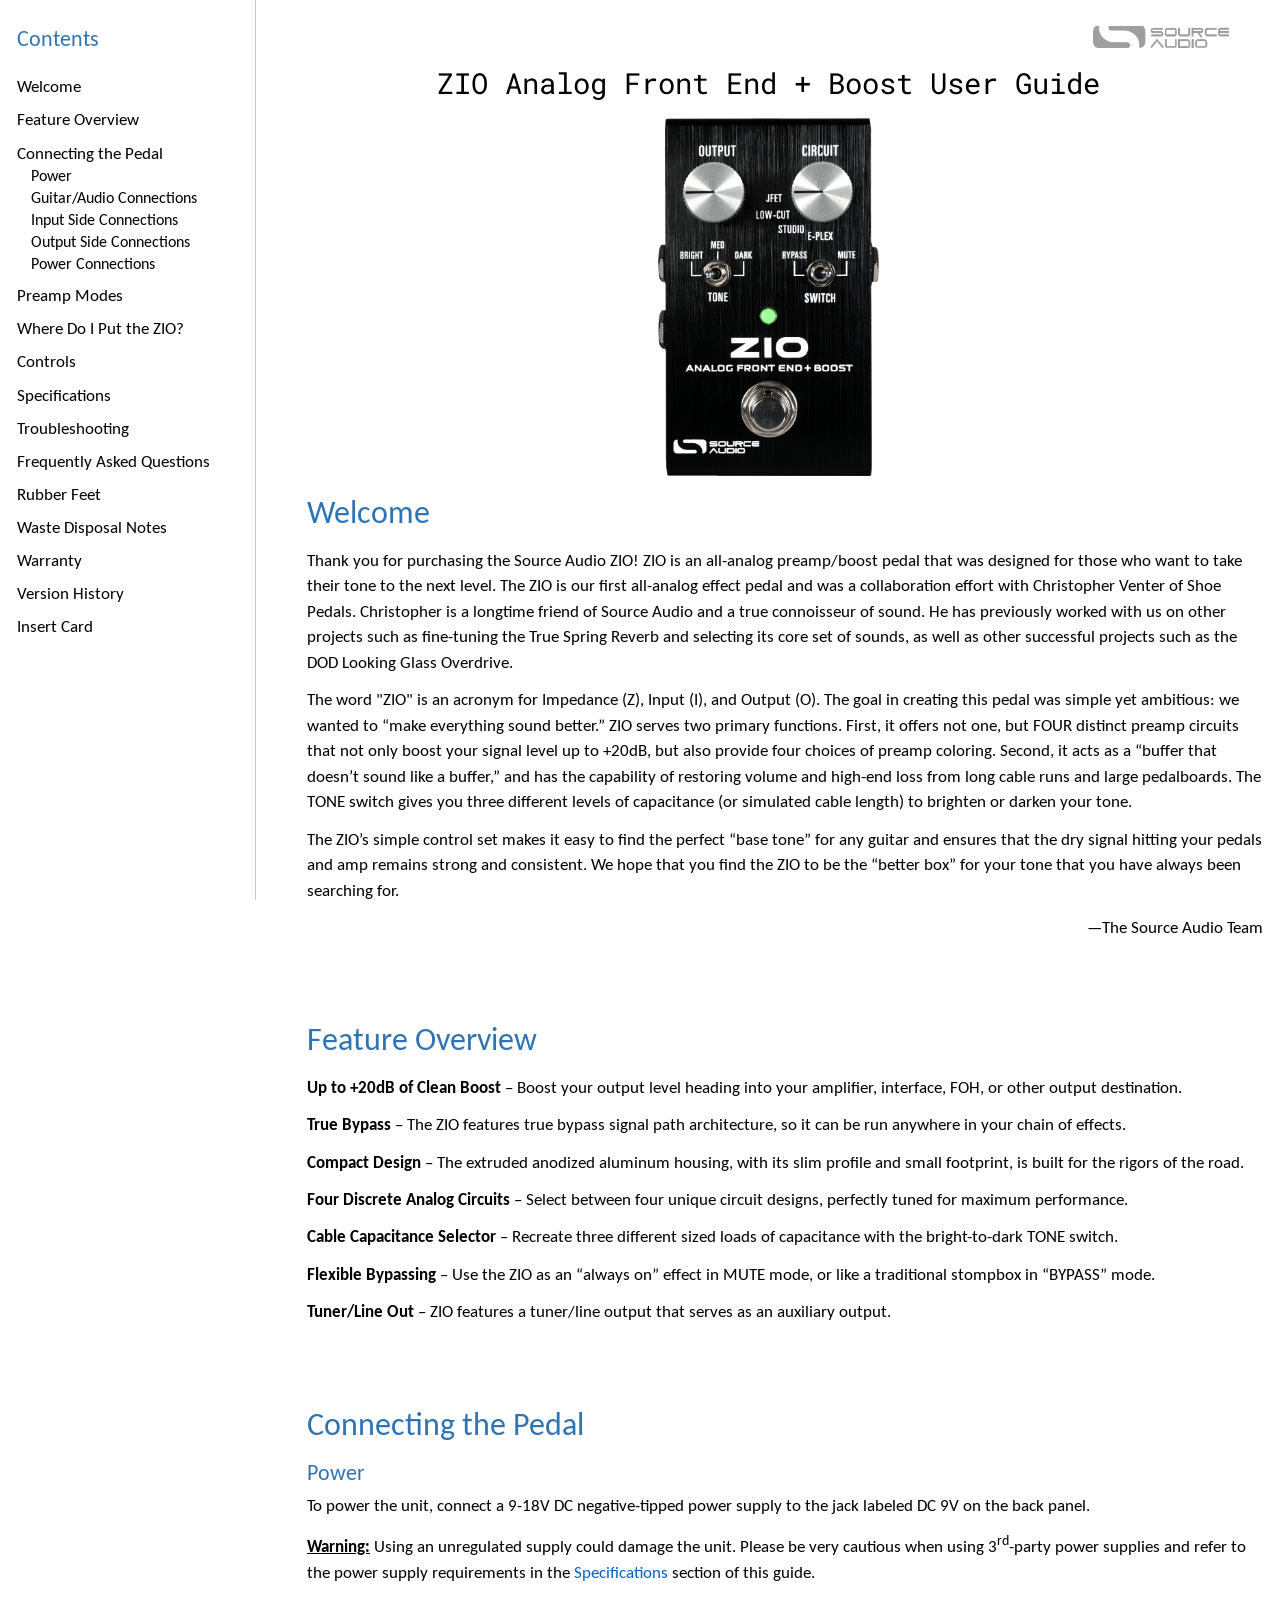
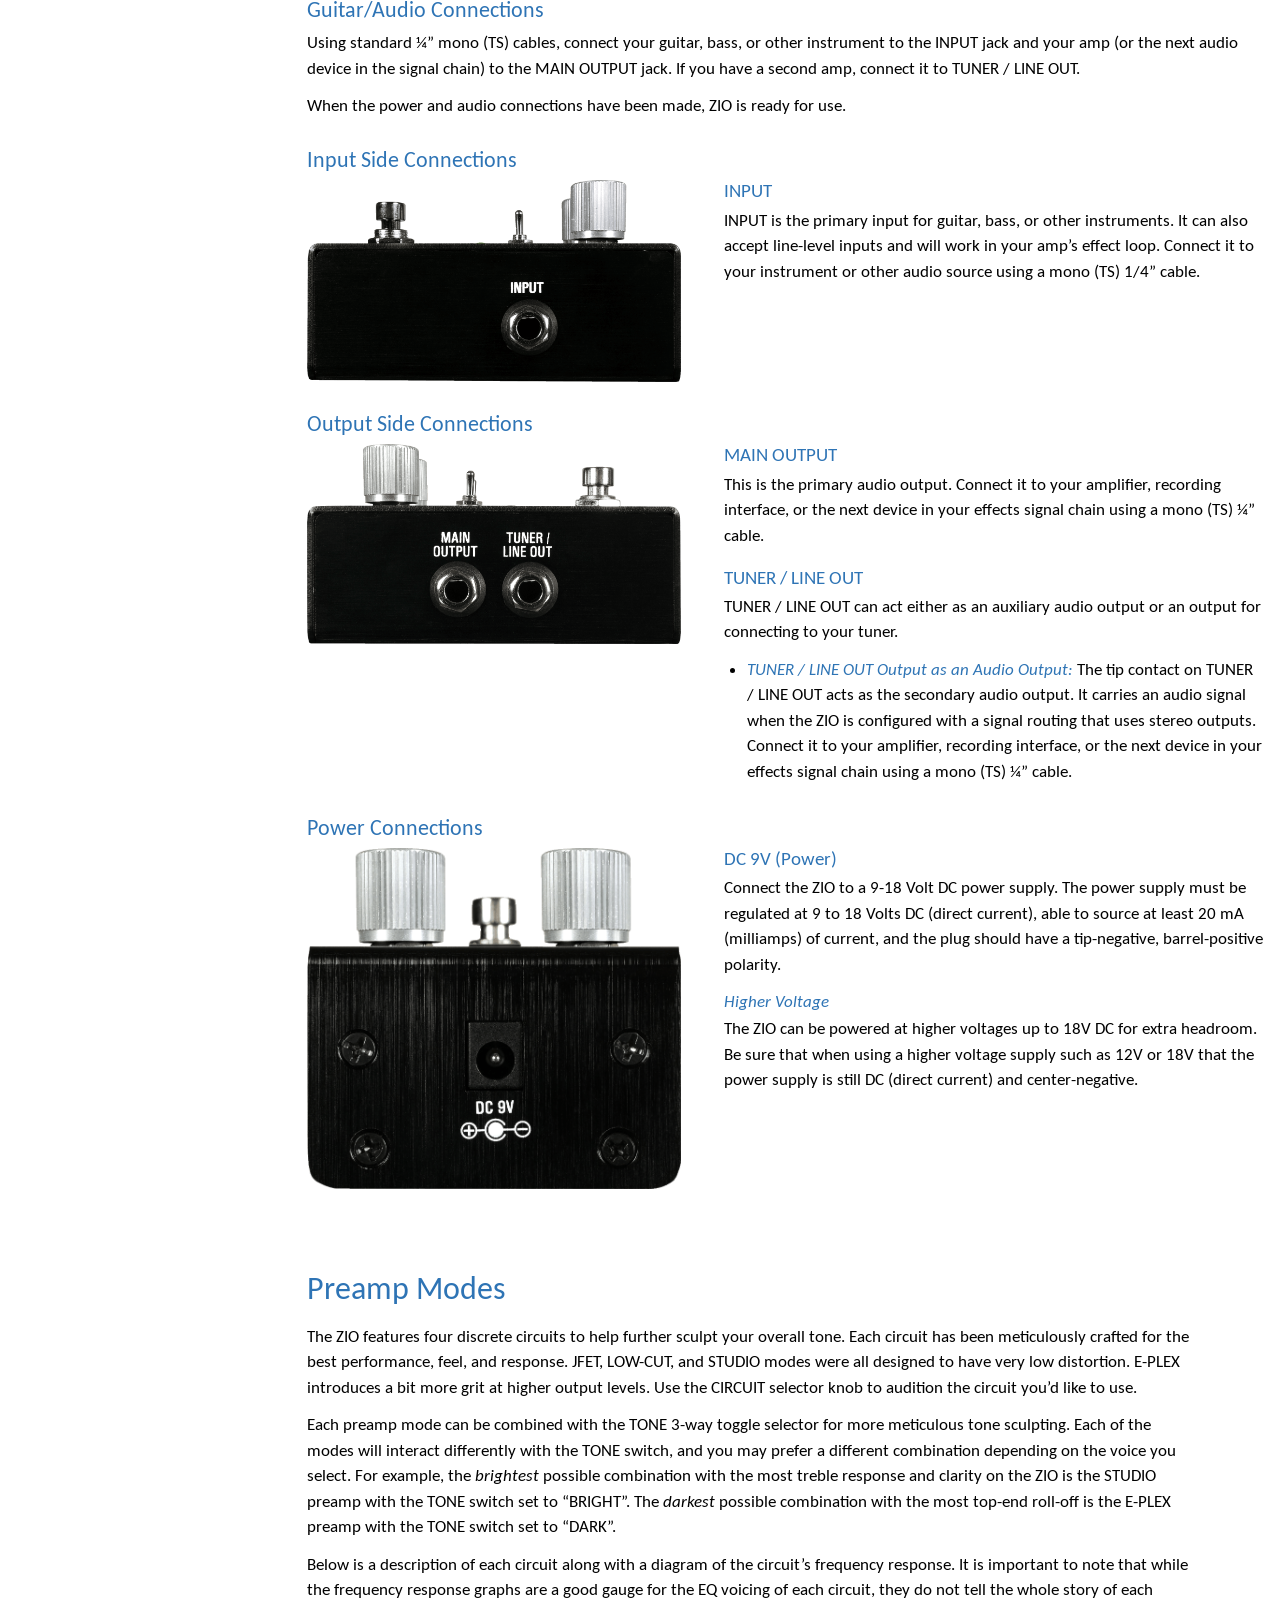
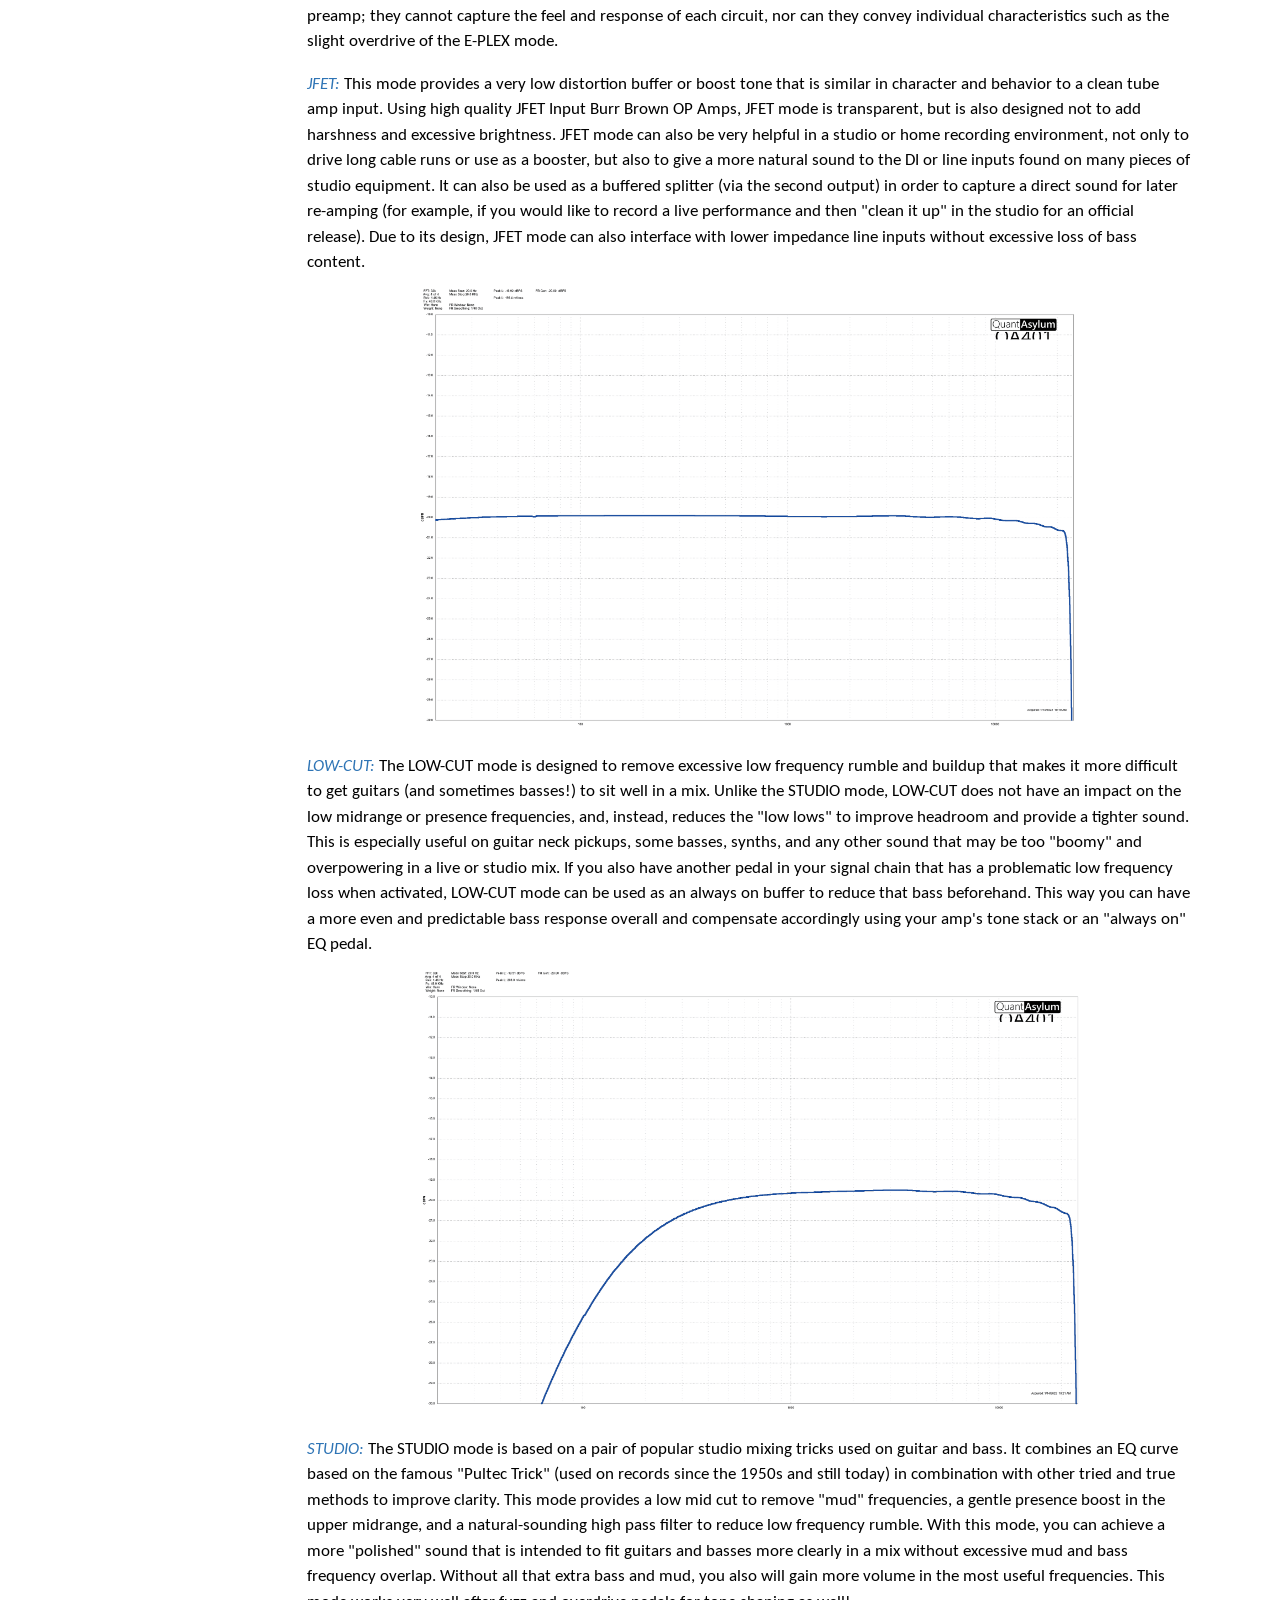
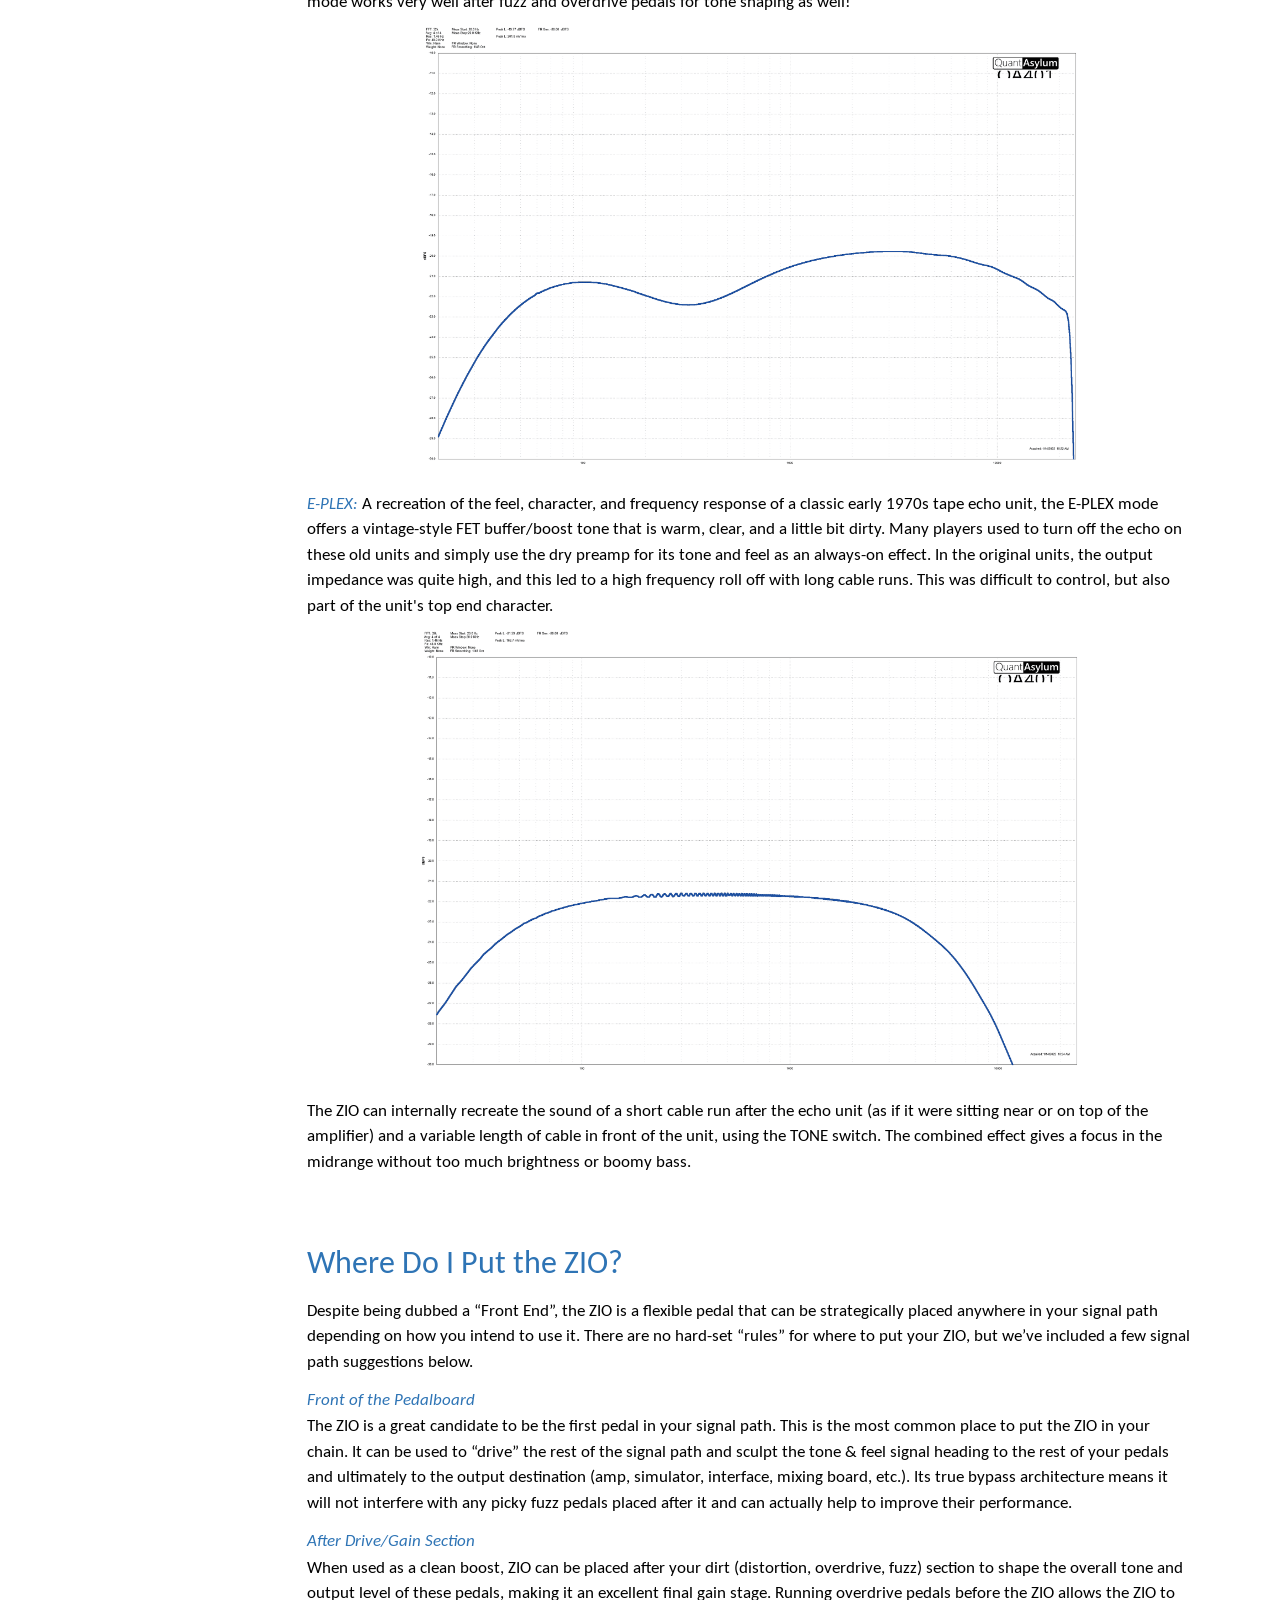
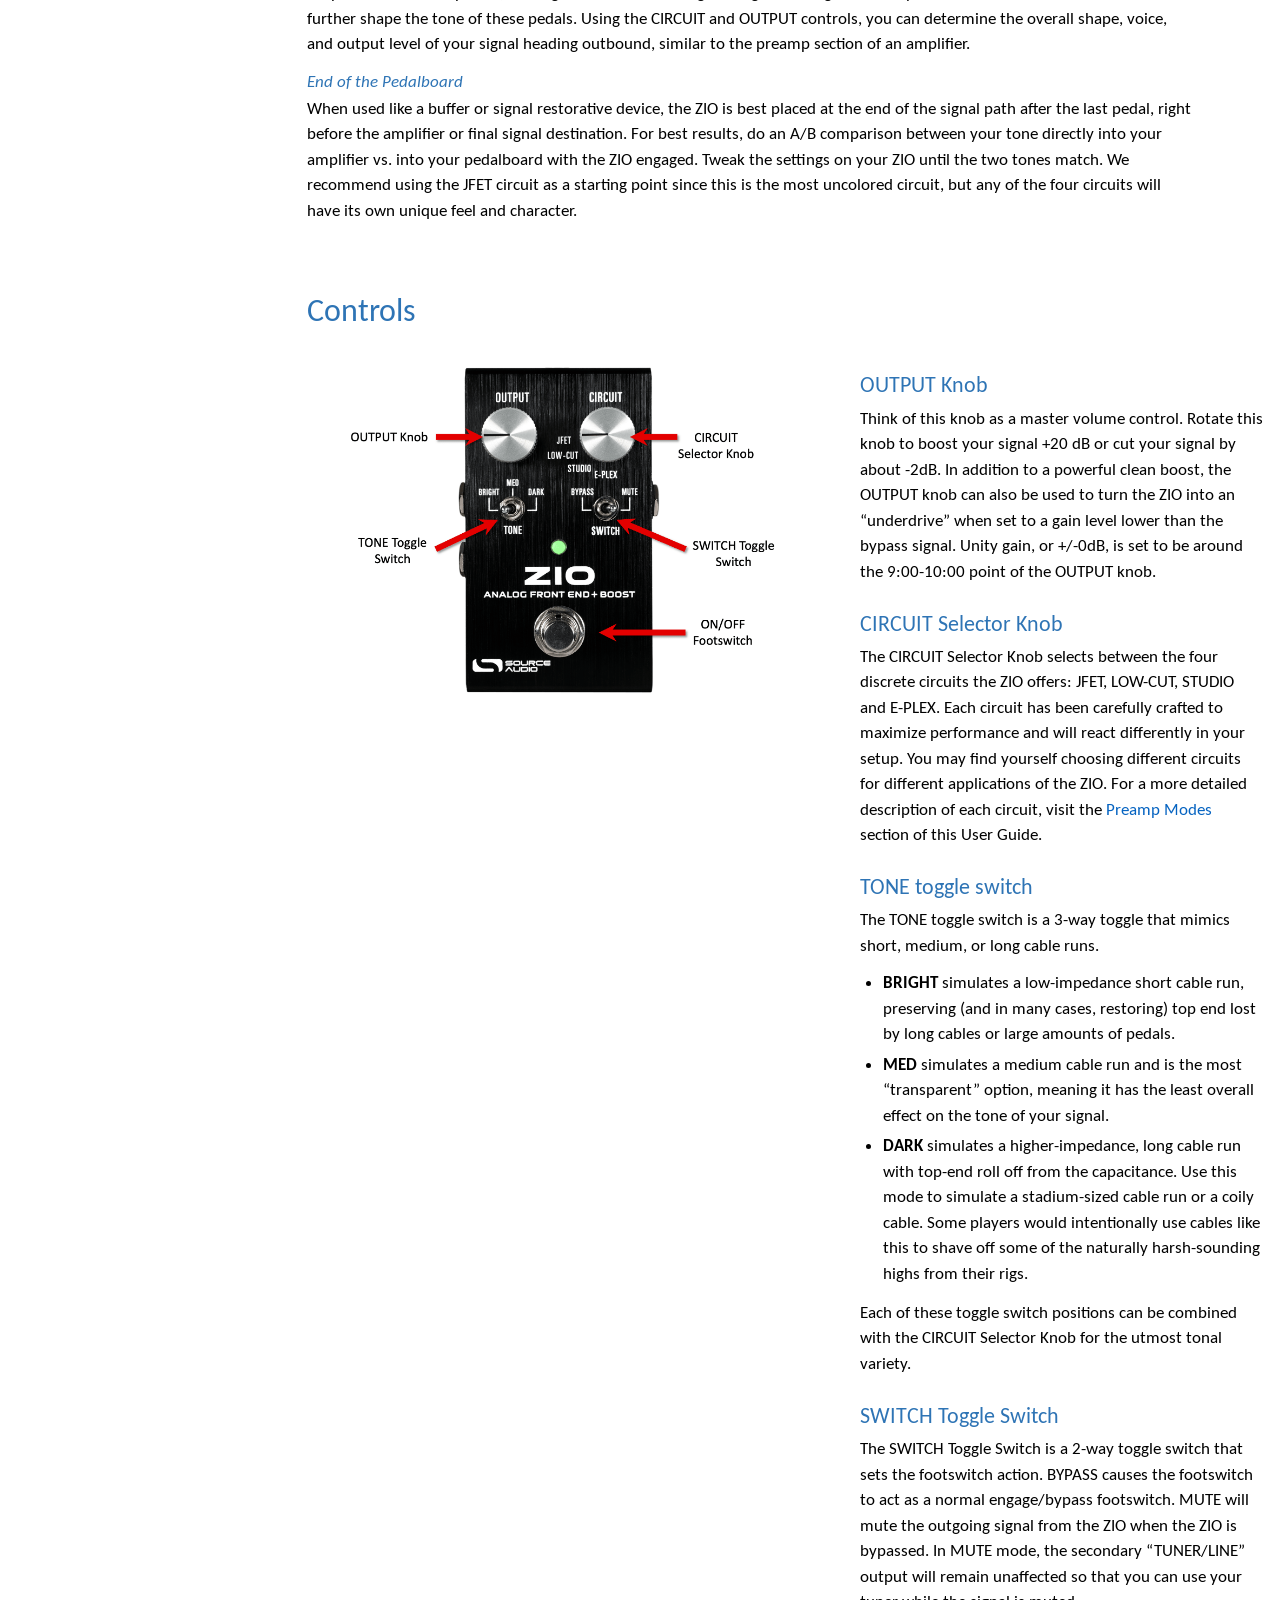
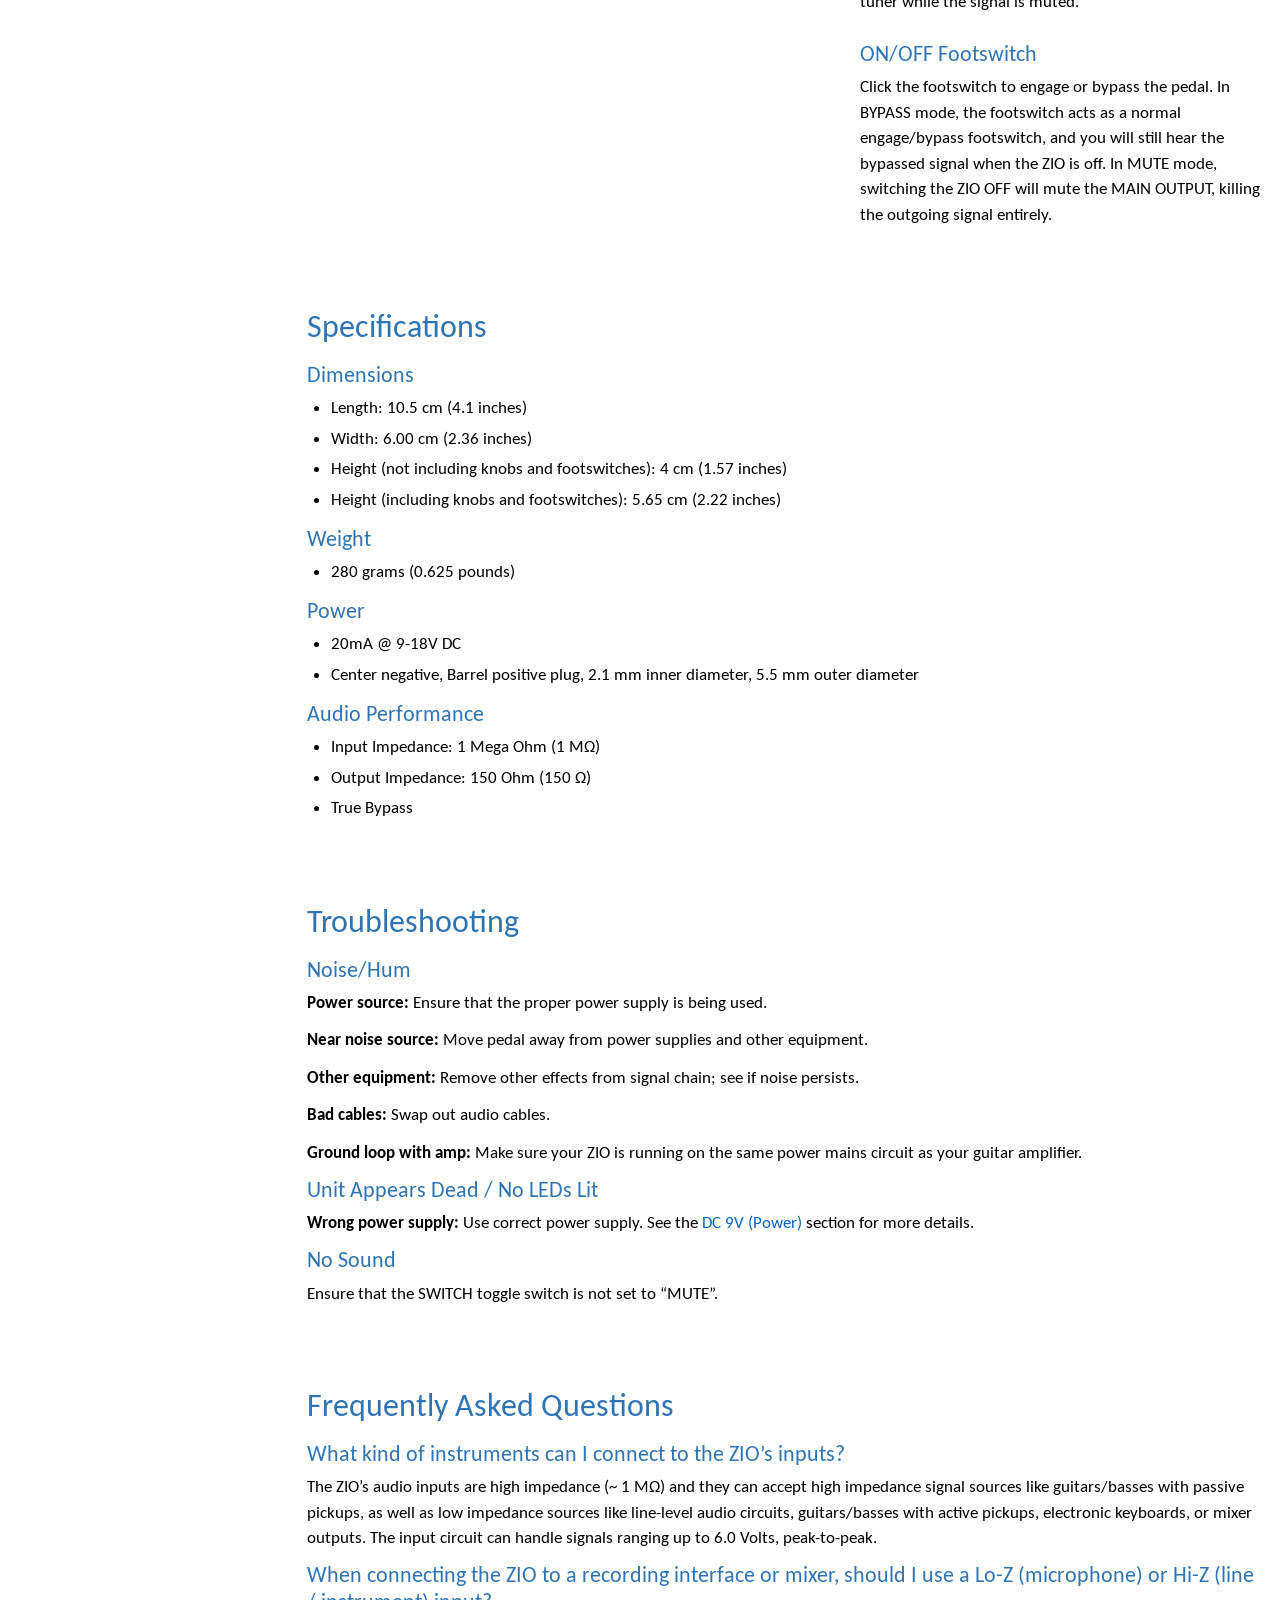
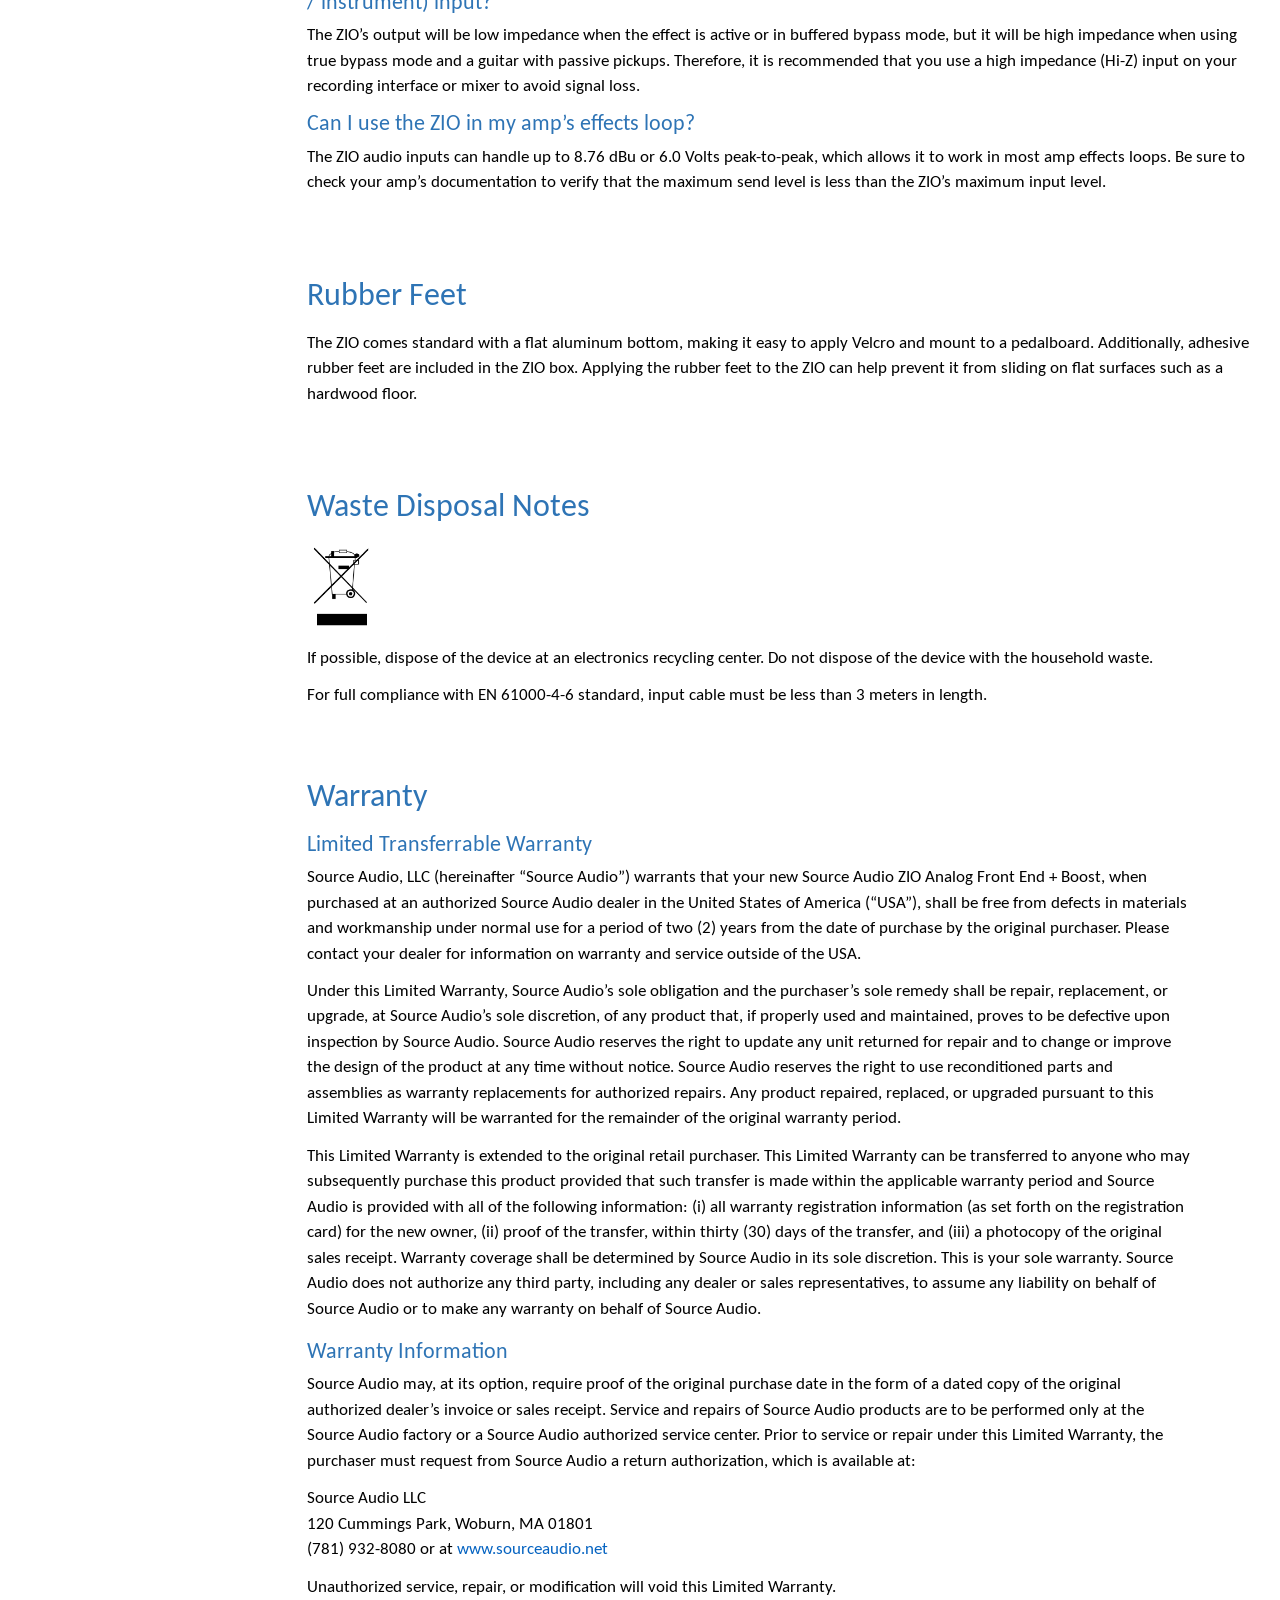
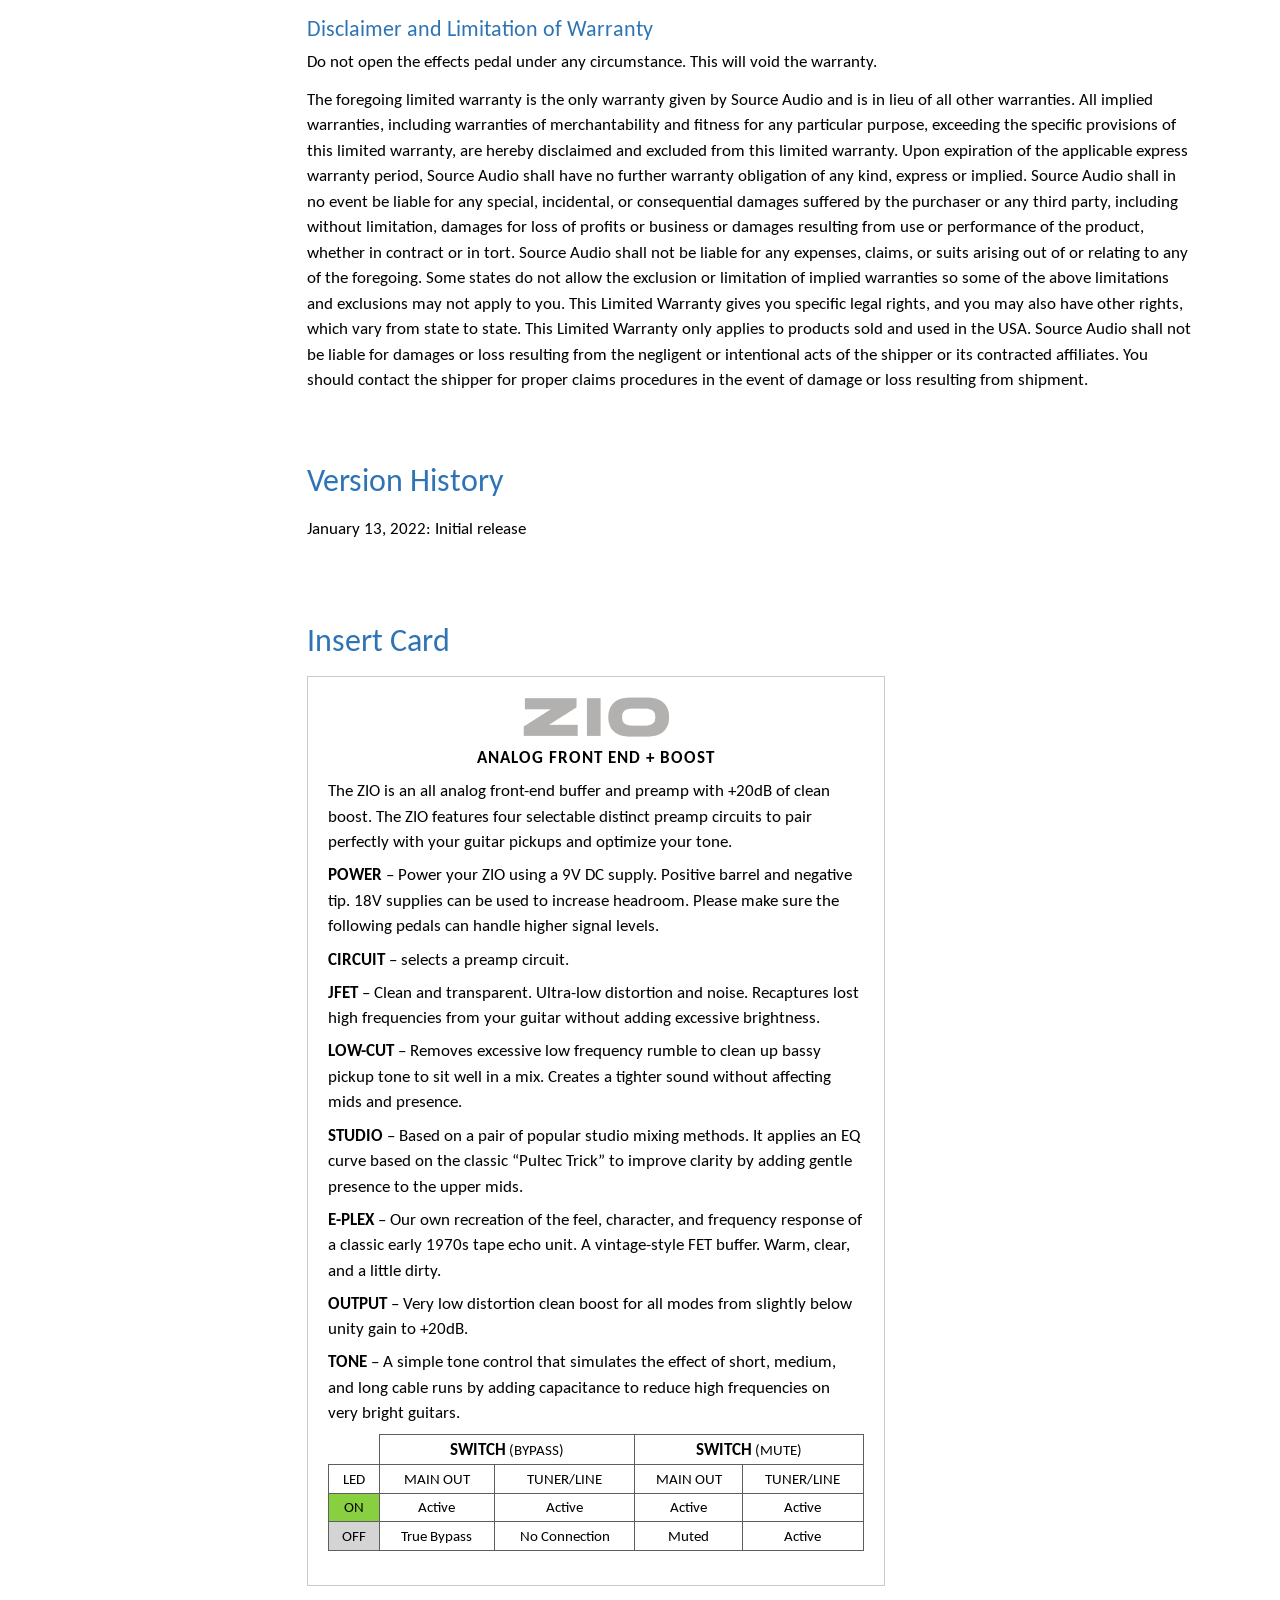
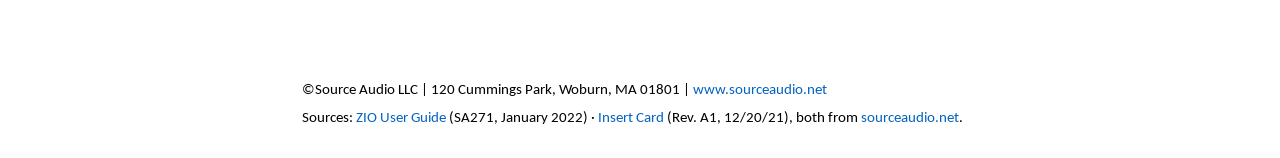
<file: source-audio-zio-boost/index.html>
<!DOCTYPE html>
<html lang="en">
  <head>
    <meta charset="UTF-8" />
    <meta name="viewport" content="width=device-width, initial-scale=1.0" />
    <title>Source Audio ZIO Analog Front End + Boost Pedal Manual</title>
    <link rel="stylesheet" href="style.css" />
  </head>
  <body>
    <nav id="side-nav">
      <header>
        <div class="nav-container">
          <h3>Contents</h3>
          <h4><a href="#welcome">Welcome</a></h4>
          <h4><a href="#feature-overview">Feature Overview</a></h4>
          <h4><a href="#connecting">Connecting the Pedal</a></h4>
          <h5><a href="#power">Power</a></h5>
          <h5><a href="#guitar-audio-connections">Guitar/Audio Connections</a></h5>
          <h5><a href="#input-side">Input Side Connections</a></h5>
          <h5><a href="#output-side">Output Side Connections</a></h5>
          <h5><a href="#power-connections">Power Connections</a></h5>
          <h4><a href="#preamp-modes">Preamp Modes</a></h4>
          <h4><a href="#placement">Where Do I Put the ZIO?</a></h4>
          <h4><a href="#controls">Controls</a></h4>
          <h4><a href="#specifications">Specifications</a></h4>
          <h4><a href="#troubleshooting">Troubleshooting</a></h4>
          <h4><a href="#faq">Frequently Asked Questions</a></h4>
          <h4><a href="#rubber-feet">Rubber Feet</a></h4>
          <h4><a href="#waste-disposal">Waste Disposal Notes</a></h4>
          <h4><a href="#warranty">Warranty</a></h4>
          <h4><a href="#version-history">Version History</a></h4>
          <h4><a href="#insert-card">Insert Card</a></h4>
        </div>
      </header>
    </nav>

    <main id="main-doc">
      <header id="masthead">
        <h1>
          <img src="Images/source-audio-logo.png" alt="Source Audio" width="2032" height="333" />
          <span>ZIO Analog Front End + Boost User Guide</span>
        </h1>
        <img src="Images/pedal-front.png" alt="The Source Audio ZIO: OUTPUT and CIRCUIT knobs on top, TONE and SWITCH toggles below them, then the LED, the ZIO name and the footswitch" width="646" height="1045" />
      </header>

      <nav id="toc-mobile">
        <h2>Contents</h2>
        <h4><a href="#welcome">Welcome</a></h4>
        <h4><a href="#feature-overview">Feature Overview</a></h4>
        <h4><a href="#connecting">Connecting the Pedal</a></h4>
        <h5><a href="#power">Power</a></h5>
        <h5><a href="#guitar-audio-connections">Guitar/Audio Connections</a></h5>
        <h5><a href="#input-side">Input Side Connections</a></h5>
        <h5><a href="#output-side">Output Side Connections</a></h5>
        <h5><a href="#power-connections">Power Connections</a></h5>
        <h4><a href="#preamp-modes">Preamp Modes</a></h4>
        <h4><a href="#placement">Where Do I Put the ZIO?</a></h4>
        <h4><a href="#controls">Controls</a></h4>
        <h4><a href="#specifications">Specifications</a></h4>
        <h4><a href="#troubleshooting">Troubleshooting</a></h4>
        <h4><a href="#faq">Frequently Asked Questions</a></h4>
        <h4><a href="#rubber-feet">Rubber Feet</a></h4>
        <h4><a href="#waste-disposal">Waste Disposal Notes</a></h4>
        <h4><a href="#warranty">Warranty</a></h4>
        <h4><a href="#version-history">Version History</a></h4>
        <h4><a href="#insert-card">Insert Card</a></h4>
      </nav>

      <section>
        <div class="flex-container">
          <div class="half-container flow">
            <header><h2 id="welcome">Welcome</h2></header>
            <div class="topic">
              <p>
                Thank you for purchasing the Source Audio ZIO! ZIO is an all-analog preamp/boost pedal that was
                designed for those who want to take their tone to the next level. The ZIO is our first all-analog effect
                pedal and was a collaboration effort with Christopher Venter of Shoe Pedals. Christopher is a
                longtime friend of Source Audio and a true connoisseur of sound. He has previously worked with us
                on other projects such as fine-tuning the True Spring Reverb and selecting its core set of sounds, as
                well as other successful projects such as the DOD Looking Glass Overdrive.
              </p>
              <p>
                The word "ZIO" is an acronym for Impedance (Z), Input (I), and Output (O). The goal in creating this
                pedal was simple yet ambitious: we wanted to “make everything sound better.” ZIO serves two
                primary functions. First, it offers not one, but FOUR distinct preamp circuits that not only boost your
                signal level up to +20dB, but also provide four choices of preamp coloring. Second, it acts as a
                “buffer that doesn’t sound like a buffer,” and has the capability of restoring volume and high-end loss
                from long cable runs and large pedalboards. The TONE switch gives you three different levels of
                capacitance (or simulated cable length) to brighten or darken your tone.
              </p>
              <p>
                The ZIO’s simple control set makes it easy to find the perfect “base tone” for any guitar and ensures
                that the dry signal hitting your pedals and amp remains strong and consistent. We hope that you
                find the ZIO to be the “better box” for your tone that you have always been searching for.
              </p>
              <p class="sig">—The Source Audio Team</p>
            </div>
          </div>
        </div>
      </section>

      <section>
        <div class="flex-container">
          <div class="half-container flow">
            <header><h2 id="feature-overview">Feature Overview</h2></header>
            <div class="topic">
              <p><b>Up to +20dB of Clean Boost</b> – Boost your output level heading into your amplifier, interface, FOH, or other output destination.</p>
              <p><b>True Bypass</b> – The ZIO features true bypass signal path architecture, so it can be run anywhere in your chain of effects.</p>
              <p><b>Compact Design</b> – The extruded anodized aluminum housing, with its slim profile and small footprint, is built for the rigors of the road.</p>
              <p><b>Four Discrete Analog Circuits</b> – Select between four unique circuit designs, perfectly tuned for maximum performance.</p>
              <p><b>Cable Capacitance Selector</b> – Recreate three different sized loads of capacitance with the bright-to-dark TONE switch.</p>
              <p><b>Flexible Bypassing</b> – Use the ZIO as an “always on” effect in MUTE mode, or like a traditional stompbox in “BYPASS” mode.</p>
              <p><b>Tuner/Line Out</b> – ZIO features a tuner/line output that serves as an auxiliary output.</p>
            </div>
          </div>
        </div>
      </section>

      <section>
        <div class="flex-container">
          <div class="half-container flow">
            <header><h2 id="connecting">Connecting the Pedal</h2></header>
            <div class="topic-group">
              <div class="topic level-3">
                <h3 id="power">Power</h3>
                <p>To power the unit, connect a 9-18V DC negative-tipped power supply to the jack labeled DC 9V on the back panel.</p>
                <p>
                  <span class="warn">Warning:</span> Using an unregulated supply could damage the unit. Please be very cautious when using
                  3<sup>rd</sup>-party power supplies and refer to the power supply requirements in the
                  <a href="#specifications">Specifications</a> section of this guide.
                </p>
              </div>
              <div class="topic level-3">
                <h3 id="guitar-audio-connections">Guitar/Audio Connections</h3>
                <p>
                  Using standard ¼” mono (TS) cables, connect your guitar, bass, or other instrument to the INPUT
                  jack and your amp (or the next audio device in the signal chain) to the MAIN OUTPUT jack. If you have a
                  second amp, connect it to TUNER / LINE OUT.
                </p>
                <p>When the power and audio connections have been made, ZIO is ready for use.</p>
              </div>
            </div>
            <div class="topic level-3 photo-text">
              <h3 id="input-side">Input Side Connections</h3>
              <figure>
                <img src="Images/jacks-input.png" alt="Input side of the ZIO: the INPUT jack on the side of the enclosure" width="2000" height="972" loading="lazy" />
              </figure>
              <div class="photo-text-body">
              <h4>INPUT</h4>
              <p>
                INPUT is the primary input for guitar, bass, or other instruments. It can also accept line-level inputs
                and will work in your amp’s effect loop. Connect it to your instrument or other audio source using a
                mono (TS) 1/4” cable.
              </p>
              </div>
            </div>
            <div class="topic level-3 photo-text">
              <h3 id="output-side">Output Side Connections</h3>
              <figure>
                <img src="Images/jacks-output.png" alt="Output side of the ZIO: the MAIN OUTPUT jack on the left and the TUNER / LINE OUT jack on the right" width="1381" height="737" loading="lazy" />
              </figure>
              <div class="photo-text-body">
              <h4>MAIN OUTPUT</h4>
              <p>
                This is the primary audio output. Connect it to your amplifier, recording interface, or the next device
                in your effects signal chain using a mono (TS) ¼” cable.
              </p>
              <h4>TUNER / LINE OUT</h4>
              <p>TUNER / LINE OUT can act either as an auxiliary audio output or an output for connecting to your tuner.</p>
              <ul>
                <li>
                  <span class="lbl">TUNER / LINE OUT Output as an Audio Output:</span> The tip contact on TUNER / LINE OUT acts as the secondary
                  audio output. It carries an audio signal when the ZIO is configured with a signal routing that uses
                  stereo outputs. Connect it to your amplifier, recording interface, or the next device in your
                  effects signal chain using a mono (TS) ¼” cable.
                </li>
              </ul>
              </div>
            </div>
            <div class="topic level-3 photo-text">
              <h3 id="power-connections">Power Connections</h3>
              <figure>
                <img src="Images/jack-power.png" alt="Back panel of the ZIO: the DC 9V power jack, with the polarity symbol showing a negative tip and positive barrel" width="799" height="728" loading="lazy" />
              </figure>
              <div class="photo-text-body">
              <h4 id="dc-9v-power">DC 9V (Power)</h4>
              <p>
                Connect the ZIO to a 9-18 Volt DC power supply. The power supply must be regulated at 9 to 18
                Volts DC (direct current), able to source at least 20 mA (milliamps) of current, and the plug should
                have a tip-negative, barrel-positive polarity.
              </p>
              <h5>Higher Voltage</h5>
              <p>
                The ZIO can be powered at higher voltages up to 18V DC for extra headroom. Be sure that when
                using a higher voltage supply such as 12V or 18V that the power supply is still DC (direct current) and
                center-negative.
              </p>
              </div>
            </div>
          </div>
        </div>
      </section>

      <section>
        <div class="flex-container">
          <div class="half-container flow">
            <header><h2 id="preamp-modes">Preamp Modes</h2></header>
            <div class="topic single">
              <p>
                The ZIO features four discrete circuits to help further sculpt your overall tone. Each circuit has been
                meticulously crafted for the best performance, feel, and response. JFET, LOW-CUT, and STUDIO
                modes were all designed to have very low distortion. E-PLEX introduces a bit more grit at higher
                output levels. Use the CIRCUIT selector knob to audition the circuit you’d like to use.
              </p>
              <p>
                Each preamp mode can be combined with the TONE 3-way toggle selector for more meticulous tone
                sculpting. Each of the modes will interact differently with the TONE switch, and you may prefer a
                different combination depending on the voice you select. For example, the <i>brightest</i> possible
                combination with the most treble response and clarity on the ZIO is the STUDIO preamp with the
                TONE switch set to “BRIGHT”. The <i>darkest</i> possible combination with the most top-end roll-off is the
                E-PLEX preamp with the TONE switch set to “DARK”.
              </p>
              <p>
                Below is a description of each circuit along with a diagram of the circuit’s frequency response. It is
                important to note that while the frequency response graphs are a good gauge for the EQ voicing of
                each circuit, they do not tell the whole story of each preamp; they cannot capture the feel and
                response of each circuit, nor can they convey individual characteristics such as the slight overdrive of
                the E-PLEX mode.
              </p>
            </div>
            <div class="topic single mode">
              <p>
                <span class="lbl">JFET:</span> This mode provides a very low distortion buffer or boost tone that is similar in character and
                behavior to a clean tube amp input. Using high quality JFET Input Burr Brown OP Amps, JFET mode is
                transparent, but is also designed not to add harshness and excessive brightness. JFET mode can also be
                very helpful in a studio or home recording environment, not only to drive long cable runs or use as a
                booster, but also to give a more natural sound to the DI or line inputs found on many pieces of studio
                equipment. It can also be used as a buffered splitter (via the second output) in order to capture a direct
                sound for later re-amping (for example, if you would like to record a live performance and then "clean it
                up" in the studio for an official release). Due to its design, JFET mode can also interface with lower
                impedance line inputs without excessive loss of bass content.
              </p>
              <figure>
                <img src="Images/graph-jfet.png" alt="JFET frequency response: a flat line across the whole range that falls away only at the very top of the band" width="2400" height="1595" loading="lazy" />
              </figure>
            </div>
            <div class="topic single mode">
              <p>
                <span class="lbl">LOW-CUT:</span> The LOW-CUT mode is designed to remove excessive low frequency rumble and buildup that
                makes it more difficult to get guitars (and sometimes basses!) to sit well in a mix. Unlike the STUDIO
                mode, LOW-CUT does not have an impact on the low midrange or presence frequencies, and, instead,
                reduces the "low lows" to improve headroom and provide a tighter sound. This is especially useful on
                guitar neck pickups, some basses, synths, and any other sound that may be too "boomy" and
                overpowering in a live or studio mix. If you also have another pedal in your signal chain that has a
                problematic low frequency loss when activated, LOW-CUT mode can be used as an always on buffer to
                reduce that bass beforehand. This way you can have a more even and predictable bass response overall
                and compensate accordingly using your amp's tone stack or an "always on" EQ pedal.
              </p>
              <figure>
                <img src="Images/graph-low-cut.png" alt="LOW-CUT frequency response: low frequencies roll off steeply on the left, then the curve runs flat across the mids and highs" width="2400" height="1599" loading="lazy" />
              </figure>
            </div>
            <div class="topic single mode">
              <p>
                <span class="lbl">STUDIO:</span> The STUDIO mode is based on a pair of popular studio mixing tricks used on guitar and bass. It
                combines an EQ curve based on the famous "Pultec Trick" (used on records since the 1950s and still
                today) in combination with other tried and true methods to improve clarity. This mode provides a low
                mid cut to remove "mud" frequencies, a gentle presence boost in the upper midrange, and a natural-sounding
                high pass filter to reduce low frequency rumble. With this mode, you can achieve a more
                "polished" sound that is intended to fit guitars and basses more clearly in a mix without excessive mud
                and bass frequency overlap. Without all that extra bass and mud, you also will gain more volume in the
                most useful frequencies. This mode works very well after fuzz and overdrive pedals for tone shaping as
                well!
              </p>
              <figure>
                <img src="Images/graph-studio.png" alt="STUDIO frequency response: a low-mid bump, a dip, then a broad upper-midrange presence peak, with low frequencies rolled off at the far left" width="2400" height="1589" loading="lazy" />
              </figure>
            </div>
            <div class="topic single mode">
              <p>
                <span class="lbl">E-PLEX:</span> A recreation of the feel, character, and frequency response of a classic early 1970s tape echo
                unit, the E-PLEX mode offers a vintage-style FET buffer/boost tone that is warm, clear, and a little bit
                dirty. Many players used to turn off the echo on these old units and simply use the dry preamp for its
                tone and feel as an always-on effect. In the original units, the output impedance was quite high, and this
                led to a high frequency roll off with long cable runs. This was difficult to control, but also part of the
                unit's top end character.
              </p>
              <figure>
                <img src="Images/graph-e-plex.png" alt="E-PLEX frequency response: a gentle low-end roll-off, a broad flat midrange, and a progressive high-frequency roll-off" width="2400" height="1601" loading="lazy" />
              </figure>
              <p>
                The ZIO can internally recreate the sound of a short cable run after the echo unit (as if it were sitting
                near or on top of the amplifier) and a variable length of cable in front of the unit, using the TONE switch.
                The combined effect gives a focus in the midrange without too much brightness or boomy bass.
              </p>
            </div>
          </div>
        </div>
      </section>

      <section>
        <div class="flex-container">
          <div class="half-container flow">
            <header><h2 id="placement">Where Do I Put the ZIO?</h2></header>
            <div class="topic single">
              <p>
                Despite being dubbed a “Front End”, the ZIO is a flexible pedal that can be strategically placed
                anywhere in your signal path depending on how you intend to use it. There are no hard-set “rules”
                for where to put your ZIO, but we’ve included a few signal path suggestions below.
              </p>
                <h3 class="it" id="front-of-pedalboard">Front of the Pedalboard</h3>
                <p>
                  The ZIO is a great candidate to be the first pedal in your signal path. This is the most common place
                  to put the ZIO in your chain. It can be used to “drive” the rest of the signal path and sculpt the tone
                  &amp; feel signal heading to the rest of your pedals and ultimately to the output destination (amp,
                  simulator, interface, mixing board, etc.). Its true bypass architecture means it will not interfere with
                  any picky fuzz pedals placed after it and can actually help to improve their performance.
                </p>
                <h3 class="it" id="after-drive">After Drive/Gain Section</h3>
                <p>
                  When used as a clean boost, ZIO can be placed after your dirt (distortion, overdrive, fuzz) section to
                  shape the overall tone and output level of these pedals, making it an excellent final gain stage.
                  Running overdrive pedals before the ZIO allows the ZIO to further shape the tone of these pedals.
                  Using the CIRCUIT and OUTPUT controls, you can determine the overall shape, voice, and output level
                  of your signal heading outbound, similar to the preamp section of an amplifier.
                </p>
                <h3 class="it" id="end-of-pedalboard">End of the Pedalboard</h3>
                <p>
                  When used like a buffer or signal restorative device, the ZIO is best placed at the end of the signal
                  path after the last pedal, right before the amplifier or final signal destination. For best results, do an
                  A/B comparison between your tone directly into your amplifier vs. into your pedalboard with the ZIO
                  engaged. Tweak the settings on your ZIO until the two tones match. We recommend using the JFET
                  circuit as a starting point since this is the most uncolored circuit, but any of the four circuits will have
                  its own unique feel and character.
                </p>
            </div>
          </div>
        </div>
      </section>

      <section>
        <div class="flex-container">
          <div class="half-container flow">
            <header><h2 id="controls">Controls</h2></header>
            <div class="panel-layout">
              <figure>
                <img src="Images/controls.png" alt="Front panel of the ZIO with arrows naming each control: OUTPUT Knob and CIRCUIT Selector Knob on top, TONE Toggle Switch and SWITCH Toggle Switch below them, ON/OFF Footswitch at the bottom" width="1886" height="1356" loading="lazy" />
              </figure>
              <div class="panel-text">
                <h3 id="output-knob">OUTPUT Knob</h3>
                <p>
                  Think of this knob as a master volume control. Rotate this knob to boost your signal +20 dB or cut
                  your signal by about -2dB. In addition to a powerful clean boost, the OUTPUT knob can also be used
                  to turn the ZIO into an “underdrive” when set to a gain level lower than the bypass signal. Unity
                  gain, or +/-0dB, is set to be around the 9:00-10:00 point of the OUTPUT knob.
                </p>
                <h3 id="circuit-knob">CIRCUIT Selector Knob</h3>
                <p>
                  The CIRCUIT Selector Knob selects between the four discrete circuits the ZIO offers: JFET, LOW-CUT,
                  STUDIO and E-PLEX. Each circuit has been carefully crafted to maximize performance and will react
                  differently in your setup. You may find yourself choosing different circuits for different applications
                  of the ZIO. For a more detailed description of each circuit, visit the
                  <a href="#preamp-modes">Preamp Modes</a> section of this User Guide.
                </p>
                <h3 id="tone-switch">TONE toggle switch</h3>
                <p>The TONE toggle switch is a 3-way toggle that mimics short, medium, or long cable runs.</p>
                <ul>
                  <li>
                    <b>BRIGHT</b> simulates a low-impedance short cable run, preserving (and in many cases,
                    restoring) top end lost by long cables or large amounts of pedals.
                  </li>
                  <li>
                    <b>MED</b> simulates a medium cable run and is the most “transparent” option, meaning it has the
                    least overall effect on the tone of your signal.
                  </li>
                  <li>
                    <b>DARK</b> simulates a higher-impedance, long cable run with top-end roll off from the
                    capacitance. Use this mode to simulate a stadium-sized cable run or a coily cable. Some
                    players would intentionally use cables like this to shave off some of the naturally harsh-sounding
                    highs from their rigs.
                  </li>
                </ul>
                <p>Each of these toggle switch positions can be combined with the CIRCUIT Selector Knob for the utmost tonal variety.</p>
                <h3 id="switch-toggle">SWITCH Toggle Switch</h3>
                <p>
                  The SWITCH Toggle Switch is a 2-way toggle switch that sets the footswitch action. BYPASS causes
                  the footswitch to act as a normal engage/bypass footswitch. MUTE will mute the outgoing signal
                  from the ZIO when the ZIO is bypassed. In MUTE mode, the secondary “TUNER/LINE” output will
                  remain unaffected so that you can use your tuner while the signal is muted.
                </p>
                <h3 id="footswitch">ON/OFF Footswitch</h3>
                <p>
                  Click the footswitch to engage or bypass the pedal. In BYPASS mode, the footswitch acts as a normal
                  engage/bypass footswitch, and you will still hear the bypassed signal when the ZIO is off. In MUTE
                  mode, switching the ZIO OFF will mute the MAIN OUTPUT, killing the outgoing signal entirely.
                </p>
              </div>
            </div>
          </div>
        </div>
      </section>

      <section>
        <div class="flex-container">
          <div class="half-container flow">
            <header><h2 id="specifications">Specifications</h2></header>
            <div class="topic-group">
              <div class="topic level-3">
                <h3>Dimensions</h3>
                <ul>
                  <li>Length: 10.5 cm (4.1 inches)</li>
                  <li>Width: 6.00 cm (2.36 inches)</li>
                  <li>Height (not including knobs and footswitches): 4 cm (1.57 inches)</li>
                  <li>Height (including knobs and footswitches): 5.65 cm (2.22 inches)</li>
                </ul>
              </div>
              <div class="topic level-3">
                <h3>Weight</h3>
                <ul>
                  <li>280 grams (0.625 pounds)</li>
                </ul>
              </div>
              <div class="topic level-3">
                <h3>Power</h3>
                <ul>
                  <li>20mA @ 9-18V DC</li>
                  <li>Center negative, Barrel positive plug, 2.1 mm inner diameter, 5.5 mm outer diameter</li>
                </ul>
              </div>
              <div class="topic level-3">
                <h3>Audio Performance</h3>
                <ul>
                  <li>Input Impedance: 1 Mega Ohm (1 MΩ)</li>
                  <li>Output Impedance: 150 Ohm (150 Ω)</li>
                  <li>True Bypass</li>
                </ul>
              </div>
            </div>
          </div>
        </div>
      </section>

      <section>
        <div class="flex-container">
          <div class="half-container flow">
            <header><h2 id="troubleshooting">Troubleshooting</h2></header>
            <div class="topic-group">
              <div class="topic level-3">
                <h3>Noise/Hum</h3>
                <p><b>Power source:</b> Ensure that the proper power supply is being used.</p>
                <p><b>Near noise source:</b> Move pedal away from power supplies and other equipment.</p>
                <p><b>Other equipment:</b> Remove other effects from signal chain; see if noise persists.</p>
                <p><b>Bad cables:</b> Swap out audio cables.</p>
                <p><b>Ground loop with amp:</b> Make sure your ZIO is running on the same power mains circuit as your guitar amplifier.</p>
              </div>
              <div class="topic level-3">
                <h3>Unit Appears Dead / No LEDs Lit</h3>
                <p><b>Wrong power supply:</b> Use correct power supply. See the <a href="#dc-9v-power">DC 9V (Power)</a> section for more details.</p>
              </div>
              <div class="topic level-3">
                <h3>No Sound</h3>
                <p>Ensure that the SWITCH toggle switch is not set to “MUTE”.</p>
              </div>
            </div>
          </div>
        </div>
      </section>

      <section>
        <div class="flex-container">
          <div class="half-container flow">
            <header><h2 id="faq">Frequently Asked Questions</h2></header>
            <div class="topic-group">
              <div class="topic level-3">
                <h3>What kind of instruments can I connect to the ZIO’s inputs?</h3>
                <p>
                  The ZIO’s audio inputs are high impedance (~ 1 MΩ) and they can accept high impedance signal
                  sources like guitars/basses with passive pickups, as well as low impedance sources like line-level
                  audio circuits, guitars/basses with active pickups, electronic keyboards, or mixer outputs. The input
                  circuit can handle signals ranging up to 6.0 Volts, peak-to-peak.
                </p>
              </div>
              <div class="topic level-3">
                <h3>When connecting the ZIO to a recording interface or mixer, should I use a Lo-Z (microphone) or Hi-Z (line / instrument) input?</h3>
                <p>
                  The ZIO’s output will be low impedance when the effect is active or in buffered bypass mode, but it
                  will be high impedance when using true bypass mode and a guitar with passive pickups. Therefore, it
                  is recommended that you use a high impedance (Hi-Z) input on your recording interface or mixer to
                  avoid signal loss.
                </p>
              </div>
              <div class="topic level-3">
                <h3>Can I use the ZIO in my amp’s effects loop?</h3>
                <p>
                  The ZIO audio inputs can handle up to 8.76 dBu or 6.0 Volts peak-to-peak, which allows it to work in
                  most amp effects loops. Be sure to check your amp’s documentation to verify that the maximum
                  send level is less than the ZIO’s maximum input level.
                </p>
              </div>
            </div>
          </div>
        </div>
      </section>

      <section>
        <div class="flex-container">
          <div class="half-container flow">
            <header><h2 id="rubber-feet">Rubber Feet</h2></header>
            <div class="topic">
              <p>
                The ZIO comes standard with a flat aluminum bottom, making it easy to apply Velcro and mount to a
                pedalboard. Additionally, adhesive rubber feet are included in the ZIO box. Applying the rubber feet
                to the ZIO can help prevent it from sliding on flat surfaces such as a hardwood floor.
              </p>
            </div>
          </div>
        </div>
      </section>

      <section>
        <div class="flex-container">
          <div class="half-container flow">
            <header><h2 id="waste-disposal">Waste Disposal Notes</h2></header>
            <div class="topic single">
              <img class="weee" src="Images/weee.png" alt="Crossed-out wheeled bin symbol: do not dispose of electronic equipment with household waste" width="122" height="164" loading="lazy" />
              <p>If possible, dispose of the device at an electronics recycling center. Do not dispose of the device with the household waste.</p>
              <p>For full compliance with EN 61000-4-6 standard, input cable must be less than 3 meters in length.</p>
            </div>
          </div>
        </div>
      </section>

      <section>
        <div class="flex-container">
          <div class="half-container flow">
            <header><h2 id="warranty">Warranty</h2></header>
            <div class="topic level-3 single">
              <h3>Limited Transferrable Warranty</h3>
              <p>
                Source Audio, LLC (hereinafter “Source Audio”) warrants that your new Source Audio ZIO Analog
                Front End + Boost, when purchased at an authorized Source Audio dealer in the United States of
                America (“USA”), shall be free from defects in materials and workmanship under normal use for a
                period of two (2) years from the date of purchase by the original purchaser. Please contact your
                dealer for information on warranty and service outside of the USA.
              </p>
              <p>
                Under this Limited Warranty, Source Audio’s sole obligation and the purchaser’s sole remedy shall be
                repair, replacement, or upgrade, at Source Audio’s sole discretion, of any product that, if properly
                used and maintained, proves to be defective upon inspection by Source Audio. Source Audio reserves
                the right to update any unit returned for repair and to change or improve the design of the product
                at any time without notice. Source Audio reserves the right to use reconditioned parts and
                assemblies as warranty replacements for authorized repairs. Any product repaired, replaced, or
                upgraded pursuant to this Limited Warranty will be warranted for the remainder of the original
                warranty period.
              </p>
              <p>
                This Limited Warranty is extended to the original retail purchaser. This Limited Warranty can be
                transferred to anyone who may subsequently purchase this product provided that such transfer is
                made within the applicable warranty period and Source Audio is provided with all of the following
                information: (i) all warranty registration information (as set forth on the registration card) for the
                new owner, (ii) proof of the transfer, within thirty (30) days of the transfer, and (iii) a photocopy of
                the original sales receipt. Warranty coverage shall be determined by Source Audio in its sole
                discretion. This is your sole warranty. Source Audio does not authorize any third party, including any
                dealer or sales representatives, to assume any liability on behalf of Source Audio or to make any
                warranty on behalf of Source Audio.
              </p>
            </div>
            <div class="topic level-3 single">
              <h3>Warranty Information</h3>
              <div class="keep-together">
                <p>
                  Source Audio may, at its option, require proof of the original purchase date in the form of a dated
                  copy of the original authorized dealer’s invoice or sales receipt. Service and repairs of Source Audio
                  products are to be performed only at the Source Audio factory or a Source Audio authorized service
                  center. Prior to service or repair under this Limited Warranty, the purchaser must request from
                  Source Audio a return authorization, which is available at:
                </p>
                <p>
                  Source Audio LLC<br />
                  120 Cummings Park, Woburn, MA 01801<br />
                  (781) 932-8080 or at <a href="https://www.sourceaudio.net">www.sourceaudio.net</a>
                </p>
              </div>
              <p>Unauthorized service, repair, or modification will void this Limited Warranty.</p>
            </div>
            <div class="topic level-3 single">
              <h3>Disclaimer and Limitation of Warranty</h3>
              <p>Do not open the effects pedal under any circumstance. This will void the warranty.</p>
              <p>
                The foregoing limited warranty is the only warranty given by Source Audio and is in lieu of all other
                warranties. All implied warranties, including warranties of merchantability and fitness for any
                particular purpose, exceeding the specific provisions of this limited warranty, are hereby disclaimed
                and excluded from this limited warranty. Upon expiration of the applicable express warranty period,
                Source Audio shall have no further warranty obligation of any kind, express or implied. Source Audio
                shall in no event be liable for any special, incidental, or consequential damages suffered by the
                purchaser or any third party, including without limitation, damages for loss of profits or business or
                damages resulting from use or performance of the product, whether in contract or in tort. Source
                Audio shall not be liable for any expenses, claims, or suits arising out of or relating to any of the
                foregoing. Some states do not allow the exclusion or limitation of implied warranties so some of the
                above limitations and exclusions may not apply to you. This Limited Warranty gives you specific legal
                rights, and you may also have other rights, which vary from state to state. This Limited Warranty
                only applies to products sold and used in the USA. Source Audio shall not be liable for damages or
                loss resulting from the negligent or intentional acts of the shipper or its contracted affiliates. You
                should contact the shipper for proper claims procedures in the event of damage or loss resulting
                from shipment.
              </p>
            </div>
          </div>
        </div>
      </section>

      <section>
        <div class="flex-container">
          <div class="half-container flow">
            <header><h2 id="version-history">Version History</h2></header>
            <div class="topic">
              <p>January 13, 2022: Initial release</p>
            </div>
          </div>
        </div>
      </section>

      <section>
        <div class="flex-container">
          <div class="half-container flow">
            <header><h2 id="insert-card">Insert Card</h2></header>
            <div class="topic single">
              <div class="card">
                <img class="card-logo" src="Images/card-zio-logo.png" alt="ZIO" width="275" height="83" loading="lazy" />
                <p class="card-sub">ANALOG FRONT END + BOOST</p>
                <p>
                  The ZIO is an all analog front-end buffer and preamp with +20dB of clean boost. The ZIO features four
                  selectable distinct preamp circuits to pair perfectly with your guitar pickups and optimize your tone.
                </p>
                <p>
                  <b>POWER</b> – Power your ZIO using a 9V DC supply. Positive barrel and negative tip. 18V supplies can be
                  used to increase headroom. Please make sure the following pedals can handle higher signal levels.
                </p>
                <p><b>CIRCUIT</b> – selects a preamp circuit.</p>
                <p><b>JFET</b> – Clean and transparent. Ultra-low distortion and noise. Recaptures lost high frequencies from your guitar without adding excessive brightness.</p>
                <p><b>LOW-CUT</b> – Removes excessive low frequency rumble to clean up bassy pickup tone to sit well in a mix. Creates a tighter sound without affecting mids and presence.</p>
                <p><b>STUDIO</b> – Based on a pair of popular studio mixing methods. It applies an EQ curve based on the classic “Pultec Trick” to improve clarity by adding gentle presence to the upper mids.</p>
                <p><b>E-PLEX</b> – Our own recreation of the feel, character, and frequency response of a classic early 1970s tape echo unit. A vintage-style FET buffer. Warm, clear, and a little dirty.</p>
                <p><b>OUTPUT</b> – Very low distortion clean boost for all modes from slightly below unity gain to +20dB.</p>
                <p><b>TONE</b> – A simple tone control that simulates the effect of short, medium, and long cable runs by adding capacitance to reduce high frequencies on very bright guitars.</p>
                <div class="table-scroll">
                  <table class="card-table">
                    <thead>
                      <tr>
                        <td></td>
                        <th colspan="2" scope="colgroup"><b>SWITCH</b> (BYPASS)</th>
                        <th colspan="2" scope="colgroup"><b>SWITCH</b> (MUTE)</th>
                      </tr>
                      <tr>
                        <th scope="col">LED</th>
                        <th scope="col">MAIN OUT</th>
                        <th scope="col">TUNER/LINE</th>
                        <th scope="col">MAIN OUT</th>
                        <th scope="col">TUNER/LINE</th>
                      </tr>
                    </thead>
                    <tbody>
                      <tr>
                        <th scope="row" class="led-on">ON</th>
                        <td>Active</td>
                        <td>Active</td>
                        <td>Active</td>
                        <td>Active</td>
                      </tr>
                      <tr>
                        <th scope="row" class="led-off">OFF</th>
                        <td>True Bypass</td>
                        <td>No Connection</td>
                        <td>Muted</td>
                        <td>Active</td>
                      </tr>
                    </tbody>
                  </table>
                </div>
              </div>
            </div>
          </div>
        </div>
      </section>

    </main>
    <footer>
        <p>
          ©Source Audio LLC | 120 Cummings Park, Woburn, MA 01801 |
          <a href="https://www.sourceaudio.net">www.sourceaudio.net</a>
        </p>
        <p>
          Sources: <a href="zio-boost_user_manual.pdf">ZIO User Guide</a> (SA271, January 2022) ·
          <a href="zio-boost_card.pdf">Insert Card</a> (Rev. A1, 12/20/21), both from
          <a href="https://sourceaudio.net/products/zio-analog-front-end-boost">sourceaudio.net</a>.
        </p>
    </footer>
  </body>
</html>
</file>
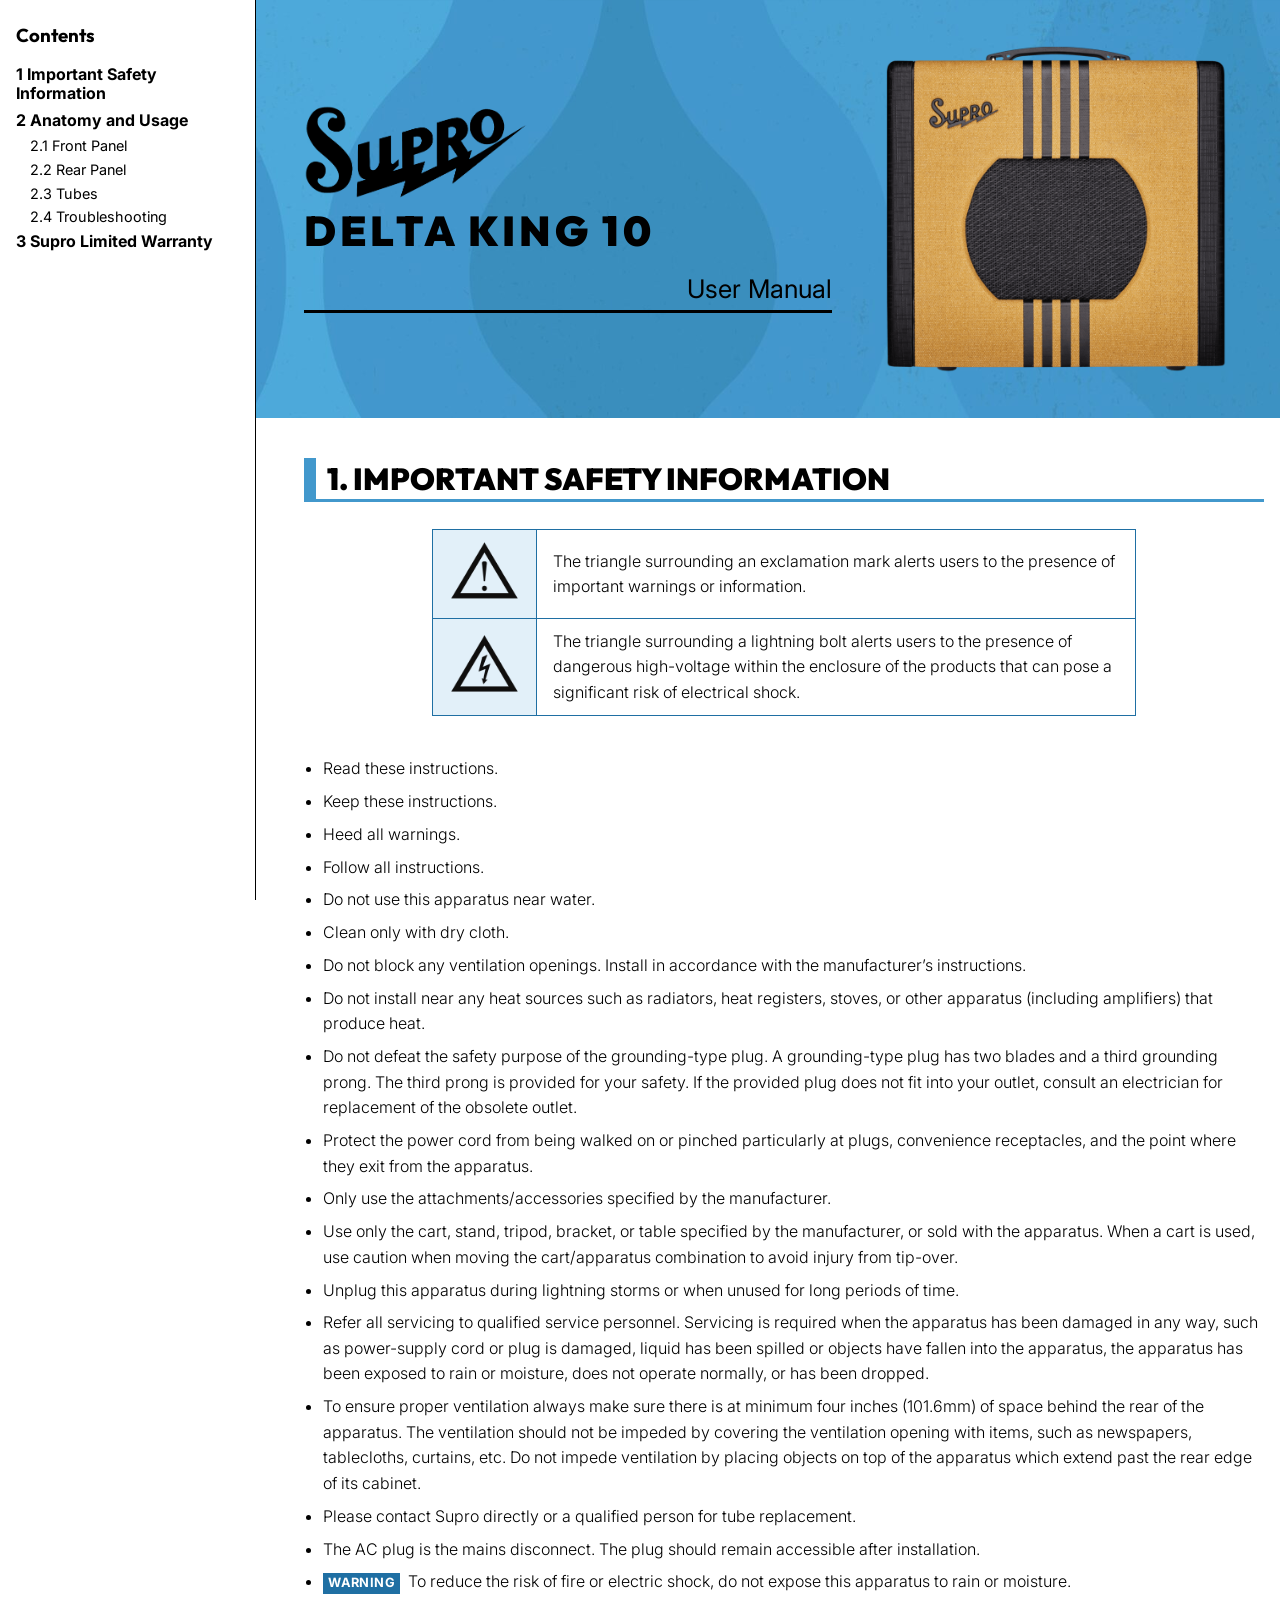
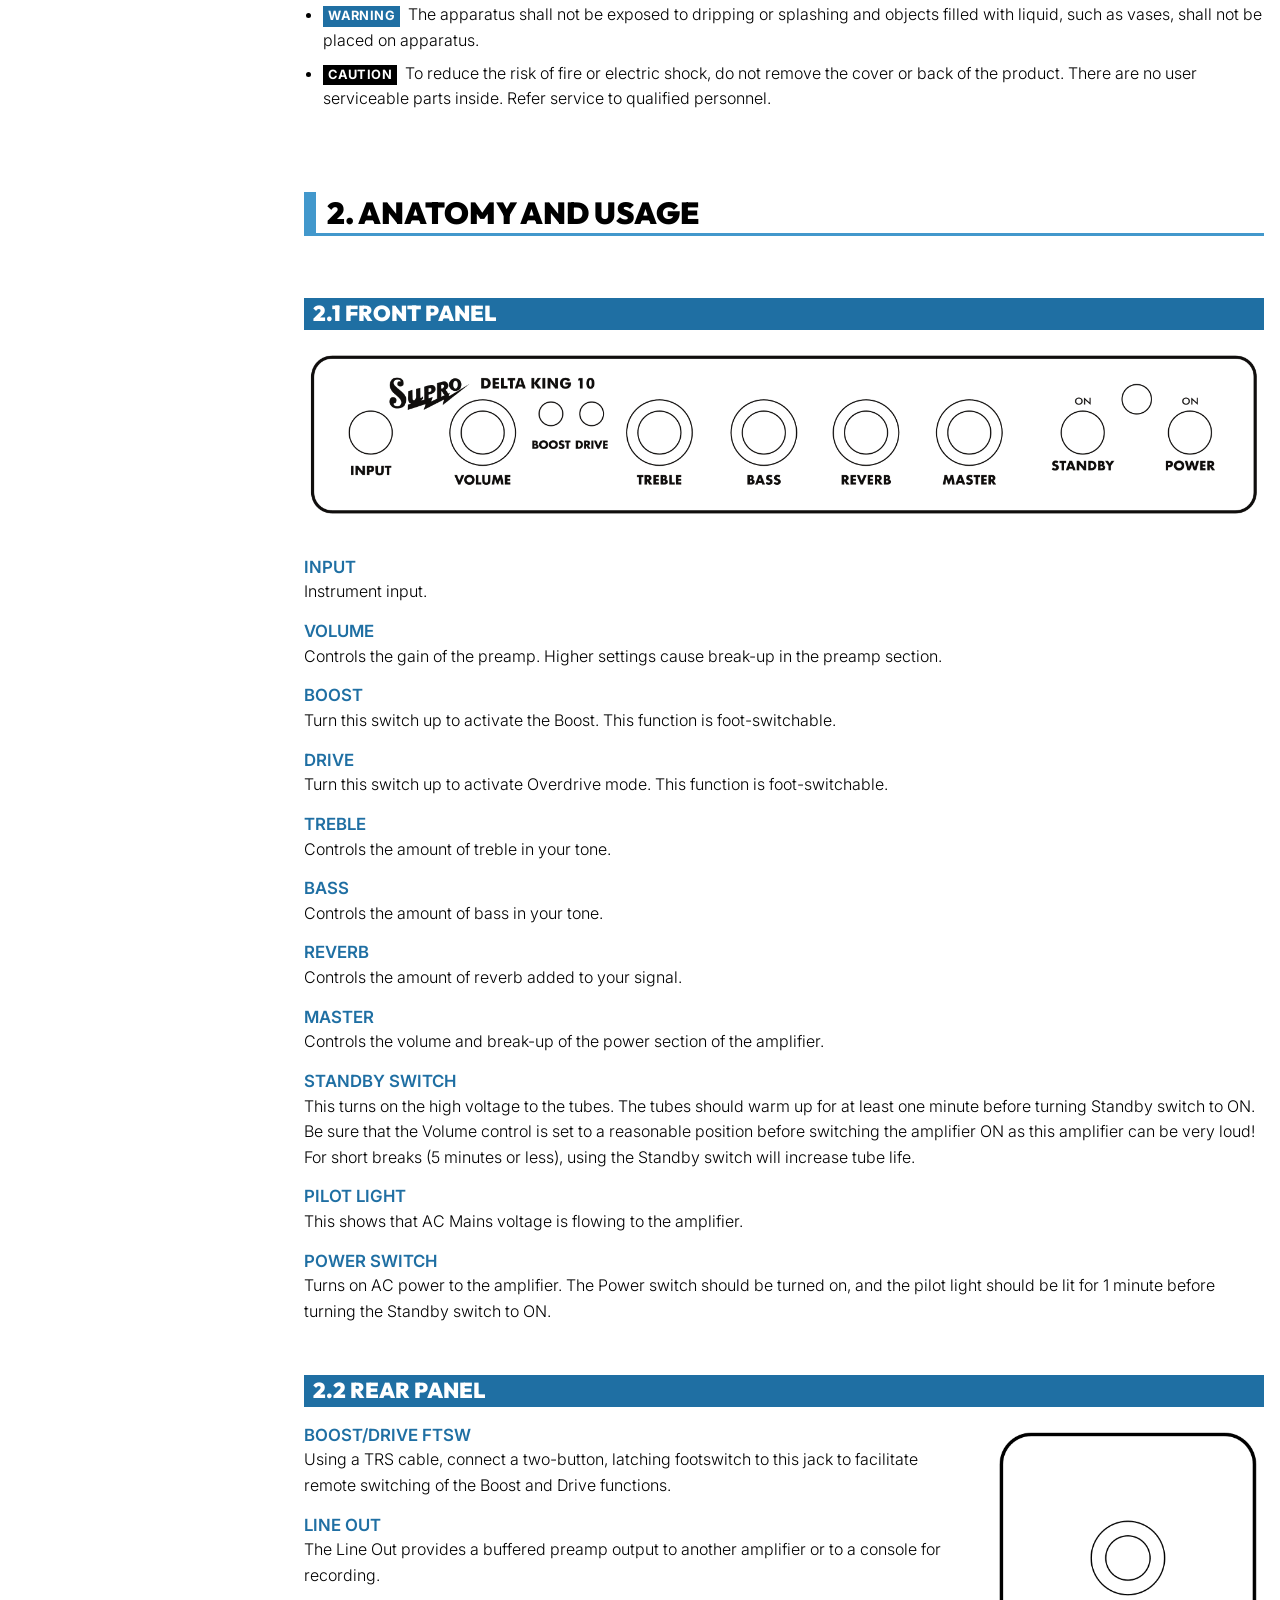
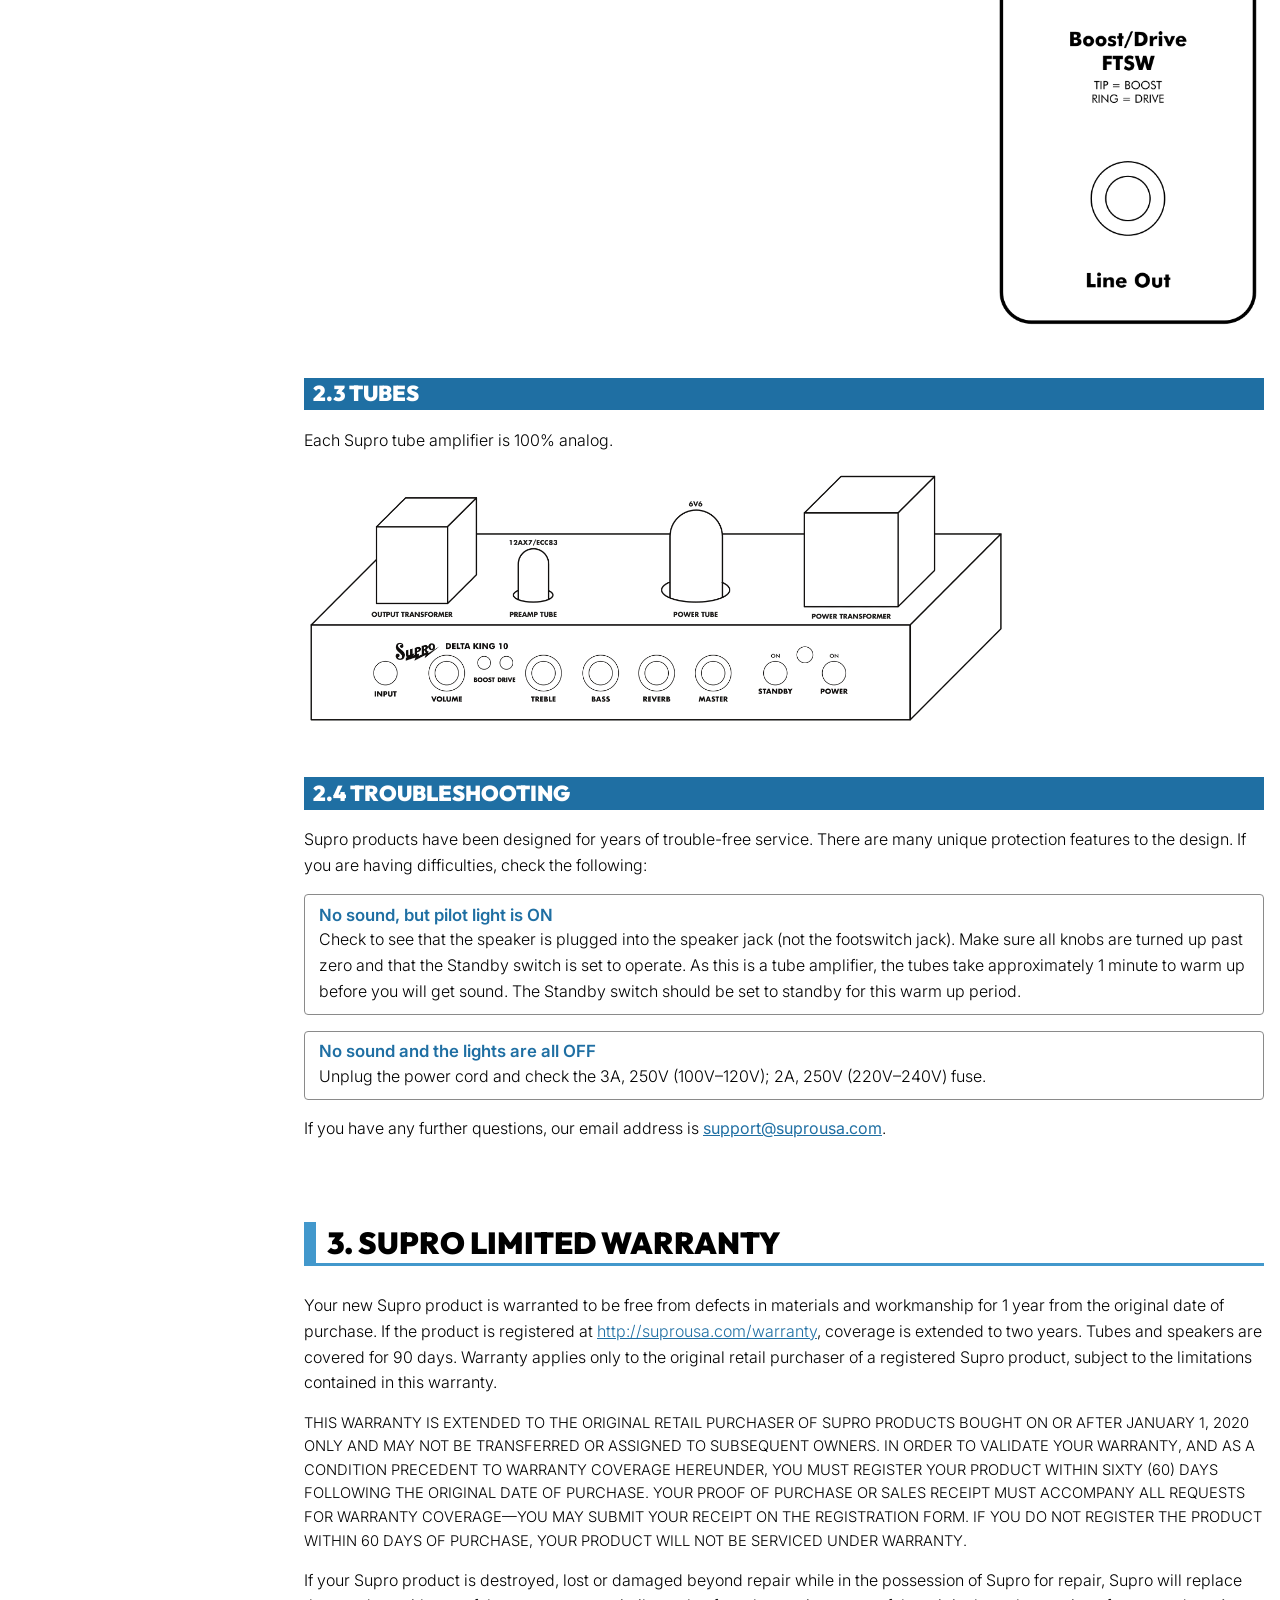
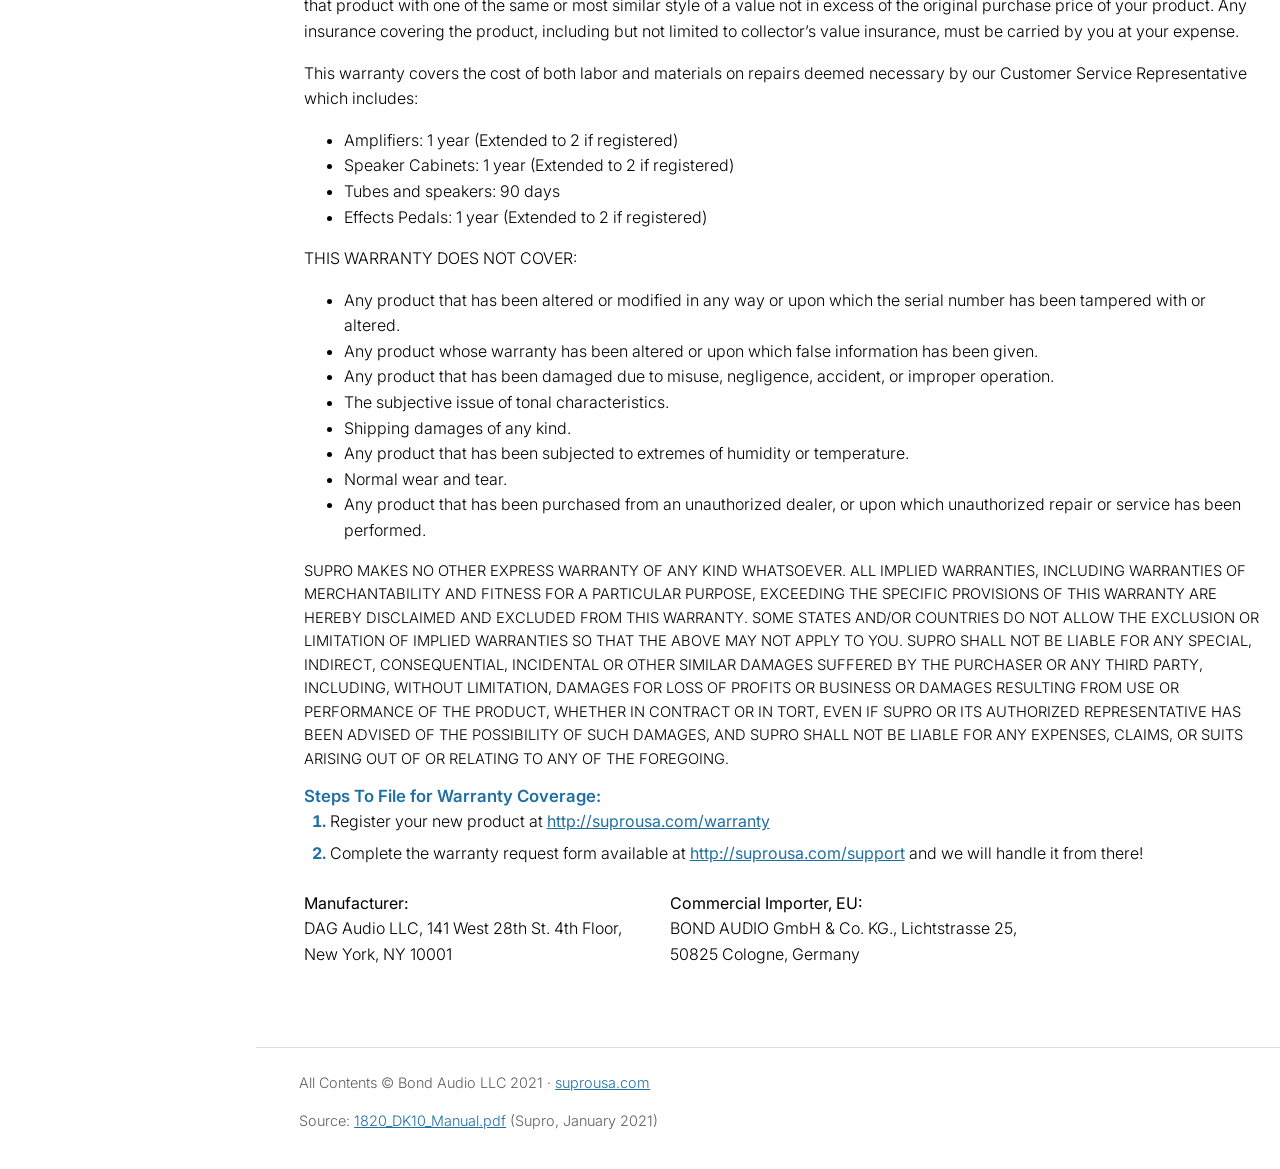
<file: supro-delta-king-10/index.html>
<!DOCTYPE html>
<html lang="en">
  <head>
    <meta charset="UTF-8" />
    <meta name="viewport" content="width=device-width, initial-scale=1.0" />
    <link rel="stylesheet" href="style.css" />
    <title>Supro Delta King 10 Amplifier Manual</title>
  </head>
  <body>
    <nav id="side-nav">
      <header>
        <div class="nav-container">
          <h3>Contents</h3>
          <h4><a href="#safety">1 Important Safety Information</a></h4>
          <h4><a href="#anatomy-and-usage">2 Anatomy and Usage</a></h4>
          <h5><a href="#front-panel">2.1 Front Panel</a></h5>
          <h5><a href="#rear-panel">2.2 Rear Panel</a></h5>
          <h5><a href="#tubes">2.3 Tubes</a></h5>
          <h5><a href="#troubleshooting">2.4 Troubleshooting</a></h5>
          <h4><a href="#warranty">3 Supro Limited Warranty</a></h4>
        </div>
      </header>
    </nav>
    <main id="main-doc">
      <div id="masthead">
        <div class="title-panel">
          <h1><img src="Images/supro-logo.png" alt="Supro" width="1078" height="449" /> <span>DELTA KING 10</span></h1>
          <p class="doc-type">User Manual</p>
        </div>
        <div class="photo-panel">
          <img class="photo" src="Images/delta-king-10-front.png" alt="Supro Delta King 10 combo amplifier from the front: tweed cabinet with black side panels and three black stripes, Supro script logo on the upper left and a black grille over the 10-inch speaker" width="832" height="800" />
        </div>
      </div>

      <section>
        <div class="flex-container">
          <div class="half-container flow">
            <header><h2 id="safety">1. IMPORTANT SAFETY INFORMATION</h2></header>
            <div class="topic no-columns">
              <div class="table-scroll">
                <table class="symbols">
                  <tbody>
                    <tr>
                      <td><img src="Images/icon-warning.png" alt="Warning symbol: an exclamation mark inside a triangle" width="178" height="153" loading="lazy" /></td>
                      <td>The triangle surrounding an exclamation mark alerts users to the presence of important warnings or information.</td>
                    </tr>
                    <tr>
                      <td><img src="Images/icon-high-voltage.png" alt="High-voltage symbol: a lightning bolt inside a triangle" width="178" height="152" loading="lazy" /></td>
                      <td>The triangle surrounding a lightning bolt alerts users to the presence of dangerous high-voltage within the enclosure of the products that can pose a significant risk of electrical shock.</td>
                    </tr>
                  </tbody>
                </table>
              </div>
            </div>
            <div class="topic">
              <ul class="safety-list">
                <li>Read these instructions.</li>
                <li>Keep these instructions.</li>
                <li>Heed all warnings.</li>
                <li>Follow all instructions.</li>
                <li>Do not use this apparatus near water.</li>
                <li>Clean only with dry cloth.</li>
                <li>Do not block any ventilation openings. Install in accordance with the manufacturer’s instructions.</li>
                <li>Do not install near any heat sources such as radiators, heat registers, stoves, or other apparatus (including amplifiers) that produce heat.</li>
                <li>Do not defeat the safety purpose of the grounding-type plug. A grounding-type plug has two blades and a third grounding prong. The third prong is provided for your safety. If the provided plug does not fit into your outlet, consult an electrician for replacement of the obsolete outlet.</li>
                <li>Protect the power cord from being walked on or pinched particularly at plugs, convenience receptacles, and the point where they exit from the apparatus.</li>
                <li>Only use the attachments/accessories specified by the manufacturer.</li>
                <li>Use only the cart, stand, tripod, bracket, or table specified by the manufacturer, or sold with the apparatus. When a cart is used, use caution when moving the cart/apparatus combination to avoid injury from tip-over.</li>
                <li>Unplug this apparatus during lightning storms or when unused for long periods of time.</li>
                <li>Refer all servicing to qualified service personnel. Servicing is required when the apparatus has been damaged in any way, such as power-supply cord or plug is damaged, liquid has been spilled or objects have fallen into the apparatus, the apparatus has been exposed to rain or moisture, does not operate normally, or has been dropped.</li>
                <li>To ensure proper ventilation always make sure there is at minimum four inches (101.6mm) of space behind the rear of the apparatus. The ventilation should not be impeded by covering the ventilation opening with items, such as newspapers, tablecloths, curtains, etc. Do not impede ventilation by placing objects on top of the apparatus which extend past the rear edge of its cabinet.</li>
                <li>Please contact Supro directly or a qualified person for tube replacement.</li>
                <li>The AC plug is the mains disconnect. The plug should remain accessible after installation.</li>
                <li><strong class="badge">WARNING</strong> To reduce the risk of fire or electric shock, do not expose this apparatus to rain or moisture.</li>
                <li><strong class="badge">WARNING</strong> The apparatus shall not be exposed to dripping or splashing and objects filled with liquid, such as vases, shall not be placed on apparatus.</li>
                <li><strong class="badge caution">CAUTION</strong> To reduce the risk of fire or electric shock, do not remove the cover or back of the product. There are no user serviceable parts inside. Refer service to qualified personnel.</li>
              </ul>
            </div>
          </div>
          <div id="toc-mobile" class="half-container">
            <h2>Contents</h2>
            <h4><a href="#safety">1 Important Safety Information</a></h4>
            <h4><a href="#anatomy-and-usage">2 Anatomy and Usage</a></h4>
            <h5><a href="#front-panel">2.1 Front Panel</a></h5>
            <h5><a href="#rear-panel">2.2 Rear Panel</a></h5>
            <h5><a href="#tubes">2.3 Tubes</a></h5>
            <h5><a href="#troubleshooting">2.4 Troubleshooting</a></h5>
            <h4><a href="#warranty">3 Supro Limited Warranty</a></h4>
          </div>
        </div>
      </section>

      <section>
        <div class="flex-container">
          <div class="half-container flow">
            <header><h2 id="anatomy-and-usage">2. ANATOMY AND USAGE</h2></header>
            <div class="topic level-3">
              <h3 id="front-panel">2.1 FRONT PANEL</h3>
              <figure class="panel-figure wide-figure">
                <img src="Images/front-panel.png" alt="Front panel, left to right: INPUT jack; VOLUME knob; BOOST and DRIVE switches; TREBLE, BASS, REVERB and MASTER knobs; STANDBY switch (ON up); the pilot light; POWER switch (ON up)" width="1613" height="291" loading="lazy" />
              </figure>
              <div class="control">
                <h4 id="input">INPUT</h4>
                <p>Instrument input.</p>
              </div>
              <div class="control">
                <h4 id="volume">VOLUME</h4>
                <p>Controls the gain of the preamp. Higher settings cause break-up in the preamp section.</p>
              </div>
              <div class="control">
                <h4 id="boost">BOOST</h4>
                <p>Turn this switch up to activate the Boost. This function is foot-switchable.</p>
              </div>
              <div class="control">
                <h4 id="drive">DRIVE</h4>
                <p>Turn this switch up to activate Overdrive mode. This function is foot-switchable.</p>
              </div>
              <div class="control">
                <h4 id="treble">TREBLE</h4>
                <p>Controls the amount of treble in your tone.</p>
              </div>
              <div class="control">
                <h4 id="bass">BASS</h4>
                <p>Controls the amount of bass in your tone.</p>
              </div>
              <div class="control">
                <h4 id="reverb">REVERB</h4>
                <p>Controls the amount of reverb added to your signal.</p>
              </div>
              <div class="control">
                <h4 id="master">MASTER</h4>
                <p>Controls the volume and break-up of the power section of the amplifier.</p>
              </div>
              <div class="control">
                <h4 id="standby-switch">STANDBY SWITCH</h4>
                <p>This turns on the high voltage to the tubes. The tubes should warm up for at least one minute before turning Standby switch to ON. Be sure that the Volume control is set to a reasonable position before switching the amplifier ON as this amplifier can be very loud! For short breaks (5 minutes or less), using the Standby switch will increase tube life.</p>
              </div>
              <div class="control">
                <h4 id="pilot-light">PILOT LIGHT</h4>
                <p>This shows that AC Mains voltage is flowing to the amplifier.</p>
              </div>
              <div class="control">
                <h4 id="power-switch">POWER SWITCH</h4>
                <p>Turns on AC power to the amplifier. The Power switch should be turned on, and the pilot light should be lit for 1 minute before turning the Standby switch to ON.</p>
              </div>
            </div>

            <div class="topic level-3 no-columns">
              <h3 id="rear-panel">2.2 REAR PANEL</h3>
              <div class="rear-layout">
                <div>
                  <div class="control">
                    <h4 id="boost-drive-ftsw">BOOST/DRIVE FTSW</h4>
                    <p>Using a TRS cable, connect a two-button, latching footswitch to this jack to facilitate remote switching of the Boost and Drive functions.</p>
                  </div>
                  <div class="control">
                    <h4 id="line-out">LINE OUT</h4>
                    <p>The Line Out provides a buffered preamp output to another amplifier or to a console for recording.</p>
                  </div>
                </div>
                <figure>
                  <img src="Images/rear-panel.png" alt="Rear panel with two jacks: Boost/Drive FTSW on top (tip = Boost, ring = Drive) and Line Out below" width="425" height="792" loading="lazy" />
                </figure>
              </div>
            </div>

            <div class="topic level-3 no-columns">
              <h3 id="tubes">2.3 TUBES</h3>
              <p>Each Supro tube amplifier is 100% analog.</p>
              <figure class="tubes-figure wide-figure">
                <img src="Images/tubes.png" alt="Chassis layout behind the front panel, left to right: output transformer, 12AX7/ECC83 preamp tube, 6V6 power tube, power transformer" width="1326" height="485" loading="lazy" />
              </figure>
            </div>

            <div class="topic level-3">
              <h3 id="troubleshooting">2.4 TROUBLESHOOTING</h3>
              <p>Supro products have been designed for years of trouble-free service. There are many unique protection features to the design. If you are having difficulties, check the following:</p>
              <div class="keep-together box">
                <h4 id="no-sound-pilot-light-on">No sound, but pilot light is ON</h4>
                <p>Check to see that the speaker is plugged into the speaker jack (not the footswitch jack). Make sure all knobs are turned up past zero and that the Standby switch is set to operate. As this is a tube amplifier, the tubes take approximately 1 minute to warm up before you will get sound. The Standby switch should be set to standby for this warm up period.</p>
              </div>
              <div class="keep-together box">
                <h4 id="no-sound-lights-off">No sound and the lights are all OFF</h4>
                <p>Unplug the power cord and check the 3A, 250V (100V–120V); 2A, 250V (220V–240V) fuse.</p>
              </div>
              <p>If you have any further questions, our email address is <a href="mailto:support@suprousa.com"><strong>support@suprousa.com</strong></a>.</p>
            </div>
          </div>
        </div>
      </section>

      <section>
        <div class="flex-container">
          <div class="half-container flow">
            <header><h2 id="warranty">3. SUPRO LIMITED WARRANTY</h2></header>
            <div class="topic">
              <p>Your new Supro product is warranted to be free from defects in materials and workmanship for 1 year from the original date of purchase. If the product is registered at <a href="https://suprousa.com/warranty">http://suprousa.com/warranty</a>, coverage is extended to two years. Tubes and speakers are covered for 90 days. Warranty applies only to the original retail purchaser of a registered Supro product, subject to the limitations contained in this warranty.</p>
              <p class="legal">THIS WARRANTY IS EXTENDED TO THE ORIGINAL RETAIL PURCHASER OF SUPRO PRODUCTS BOUGHT ON OR AFTER JANUARY 1, 2020 ONLY AND MAY NOT BE TRANSFERRED OR ASSIGNED TO SUBSEQUENT OWNERS. IN ORDER TO VALIDATE YOUR WARRANTY, AND AS A CONDITION PRECEDENT TO WARRANTY COVERAGE HEREUNDER, YOU MUST REGISTER YOUR PRODUCT WITHIN SIXTY (60) DAYS FOLLOWING THE ORIGINAL DATE OF PURCHASE. YOUR PROOF OF PURCHASE OR SALES RECEIPT MUST ACCOMPANY ALL REQUESTS FOR WARRANTY COVERAGE—YOU MAY SUBMIT YOUR RECEIPT ON THE REGISTRATION FORM. IF YOU DO NOT REGISTER THE PRODUCT WITHIN 60 DAYS OF PURCHASE, YOUR PRODUCT WILL NOT BE SERVICED UNDER WARRANTY.</p>
              <p>If your Supro product is destroyed, lost or damaged beyond repair while in the possession of Supro for repair, Supro will replace that product with one of the same or most similar style of a value not in excess of the original purchase price of your product. Any insurance covering the product, including but not limited to collector’s value insurance, must be carried by you at your expense.</p>
              <div class="keep-together">
                <p>This warranty covers the cost of both labor and materials on repairs deemed necessary by our Customer Service Representative which includes:</p>
                <ul>
                  <li>Amplifiers: 1 year (Extended to 2 if registered)</li>
                  <li>Speaker Cabinets: 1 year (Extended to 2 if registered)</li>
                  <li>Tubes and speakers: 90 days</li>
                  <li>Effects Pedals: 1 year (Extended to 2 if registered)</li>
                </ul>
              </div>
              <div class="keep-together">
                <p>THIS WARRANTY DOES NOT COVER:</p>
                <ul>
                  <li>Any product that has been altered or modified in any way or upon which the serial number has been tampered with or altered.</li>
                  <li>Any product whose warranty has been altered or upon which false information has been given.</li>
                  <li>Any product that has been damaged due to misuse, negligence, accident, or improper operation.</li>
                  <li>The subjective issue of tonal characteristics.</li>
                  <li>Shipping damages of any kind.</li>
                  <li>Any product that has been subjected to extremes of humidity or temperature.</li>
                  <li>Normal wear and tear.</li>
                  <li>Any product that has been purchased from an unauthorized dealer, or upon which unauthorized repair or service has been performed.</li>
                </ul>
              </div>
              <p class="legal">SUPRO MAKES NO OTHER EXPRESS WARRANTY OF ANY KIND WHATSOEVER. ALL IMPLIED WARRANTIES, INCLUDING WARRANTIES OF MERCHANTABILITY AND FITNESS FOR A PARTICULAR PURPOSE, EXCEEDING THE SPECIFIC PROVISIONS OF THIS WARRANTY ARE HEREBY DISCLAIMED AND EXCLUDED FROM THIS WARRANTY. SOME STATES AND/OR COUNTRIES DO NOT ALLOW THE EXCLUSION OR LIMITATION OF IMPLIED WARRANTIES SO THAT THE ABOVE MAY NOT APPLY TO YOU. SUPRO SHALL NOT BE LIABLE FOR ANY SPECIAL, INDIRECT, CONSEQUENTIAL, INCIDENTAL OR OTHER SIMILAR DAMAGES SUFFERED BY THE PURCHASER OR ANY THIRD PARTY, INCLUDING, WITHOUT LIMITATION, DAMAGES FOR LOSS OF PROFITS OR BUSINESS OR DAMAGES RESULTING FROM USE OR PERFORMANCE OF THE PRODUCT, WHETHER IN CONTRACT OR IN TORT, EVEN IF SUPRO OR ITS AUTHORIZED REPRESENTATIVE HAS BEEN ADVISED OF THE POSSIBILITY OF SUCH DAMAGES, AND SUPRO SHALL NOT BE LIABLE FOR ANY EXPENSES, CLAIMS, OR SUITS ARISING OUT OF OR RELATING TO ANY OF THE FOREGOING.</p>
              <div class="keep-together">
                <h4 id="steps-to-file">Steps To File for Warranty Coverage:</h4>
                <ol class="steps">
                  <li>Register your new product at <a href="https://suprousa.com/warranty"><strong>http://suprousa.com/warranty</strong></a></li>
                  <li>Complete the warranty request form available at <a href="https://suprousa.com/support"><strong>http://suprousa.com/support</strong></a> and we will handle it from there!</li>
                </ol>
              </div>
              <div class="addresses">
                <p><strong>Manufacturer:</strong><br />
                DAG Audio LLC, 141 West 28th St. 4th Floor,<br />
                New York, NY 10001</p>
                <p><strong>Commercial Importer, EU:</strong><br />
                BOND AUDIO GmbH &amp; Co. KG., Lichtstrasse 25,<br />
                50825 Cologne, Germany</p>
              </div>
            </div>
          </div>
        </div>
      </section>
    </main>
    <footer>
      <p>All Contents © Bond Audio LLC 2021 · <a href="https://suprousa.com">suprousa.com</a></p>
      <p>Source: <a href="1820_DK10_Manual.pdf">1820_DK10_Manual.pdf</a> (Supro, January 2021)</p>
    </footer>
  </body>
</html>
</file>
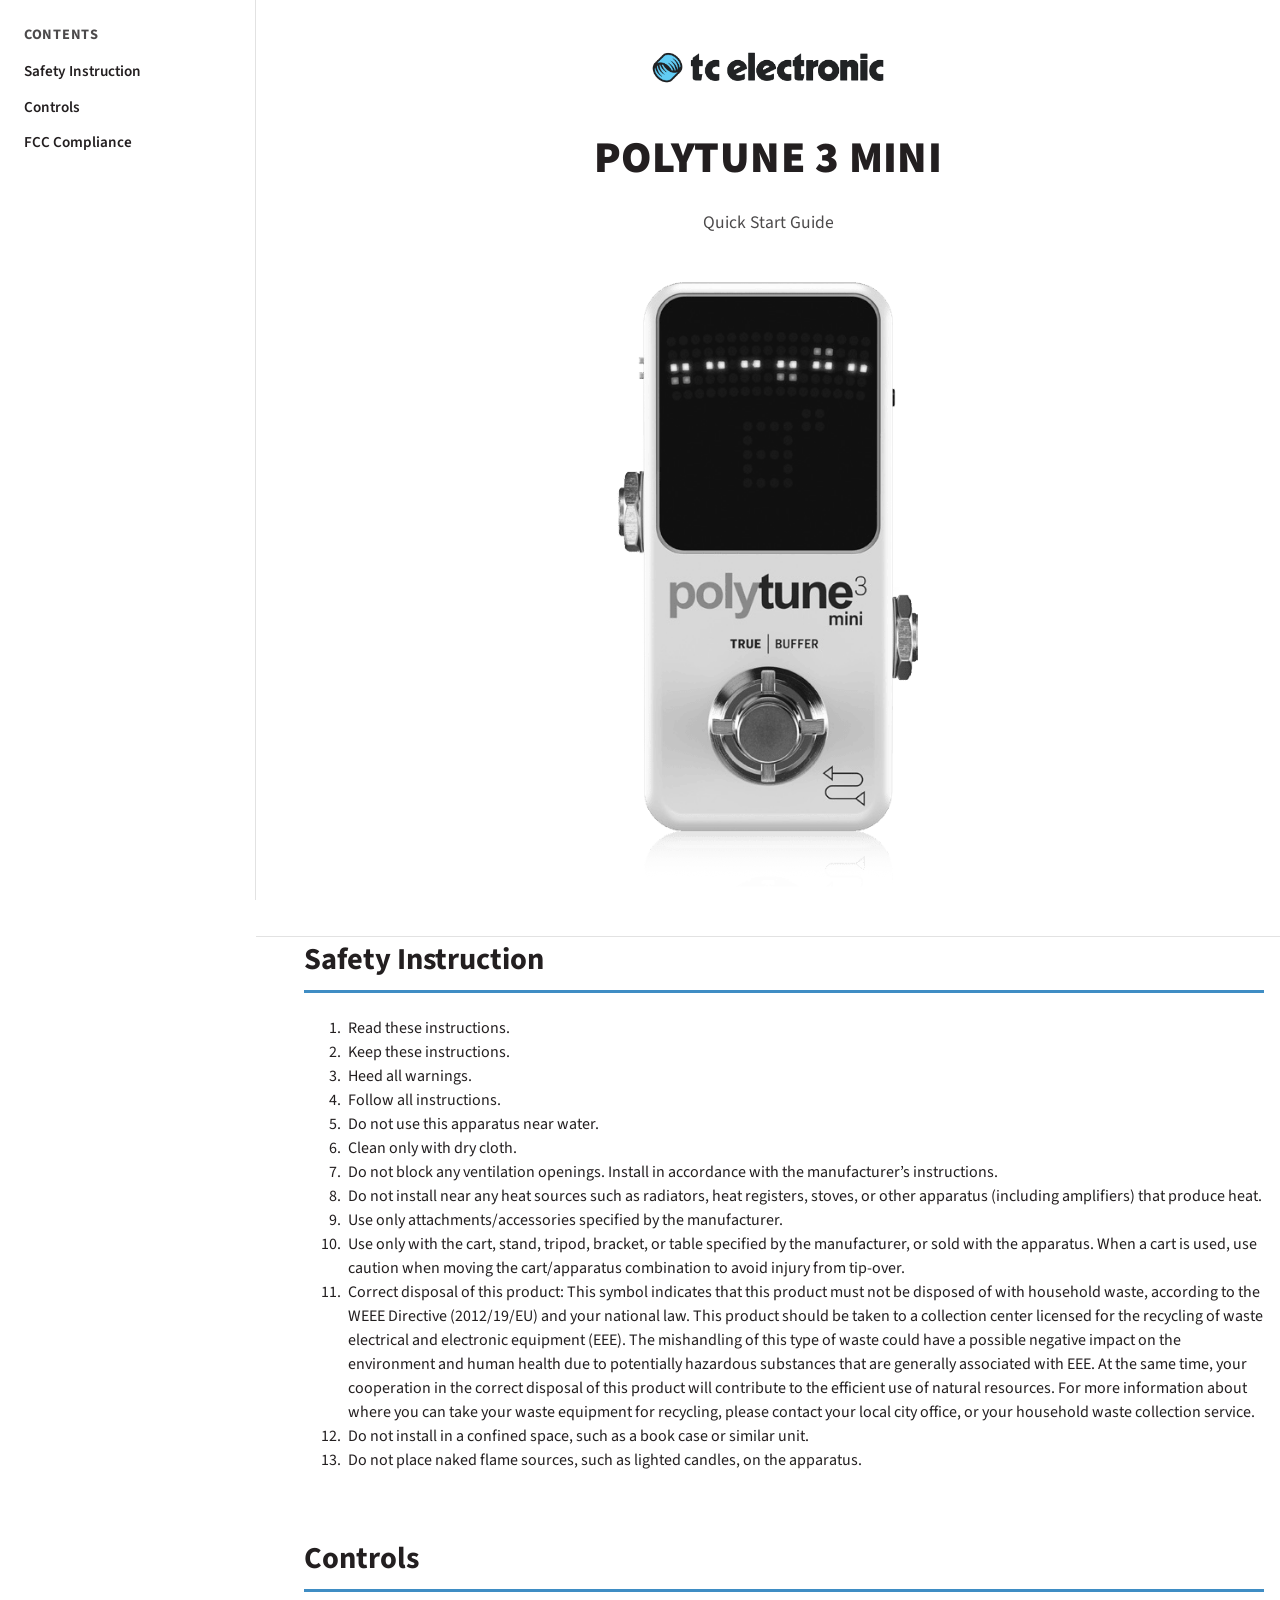
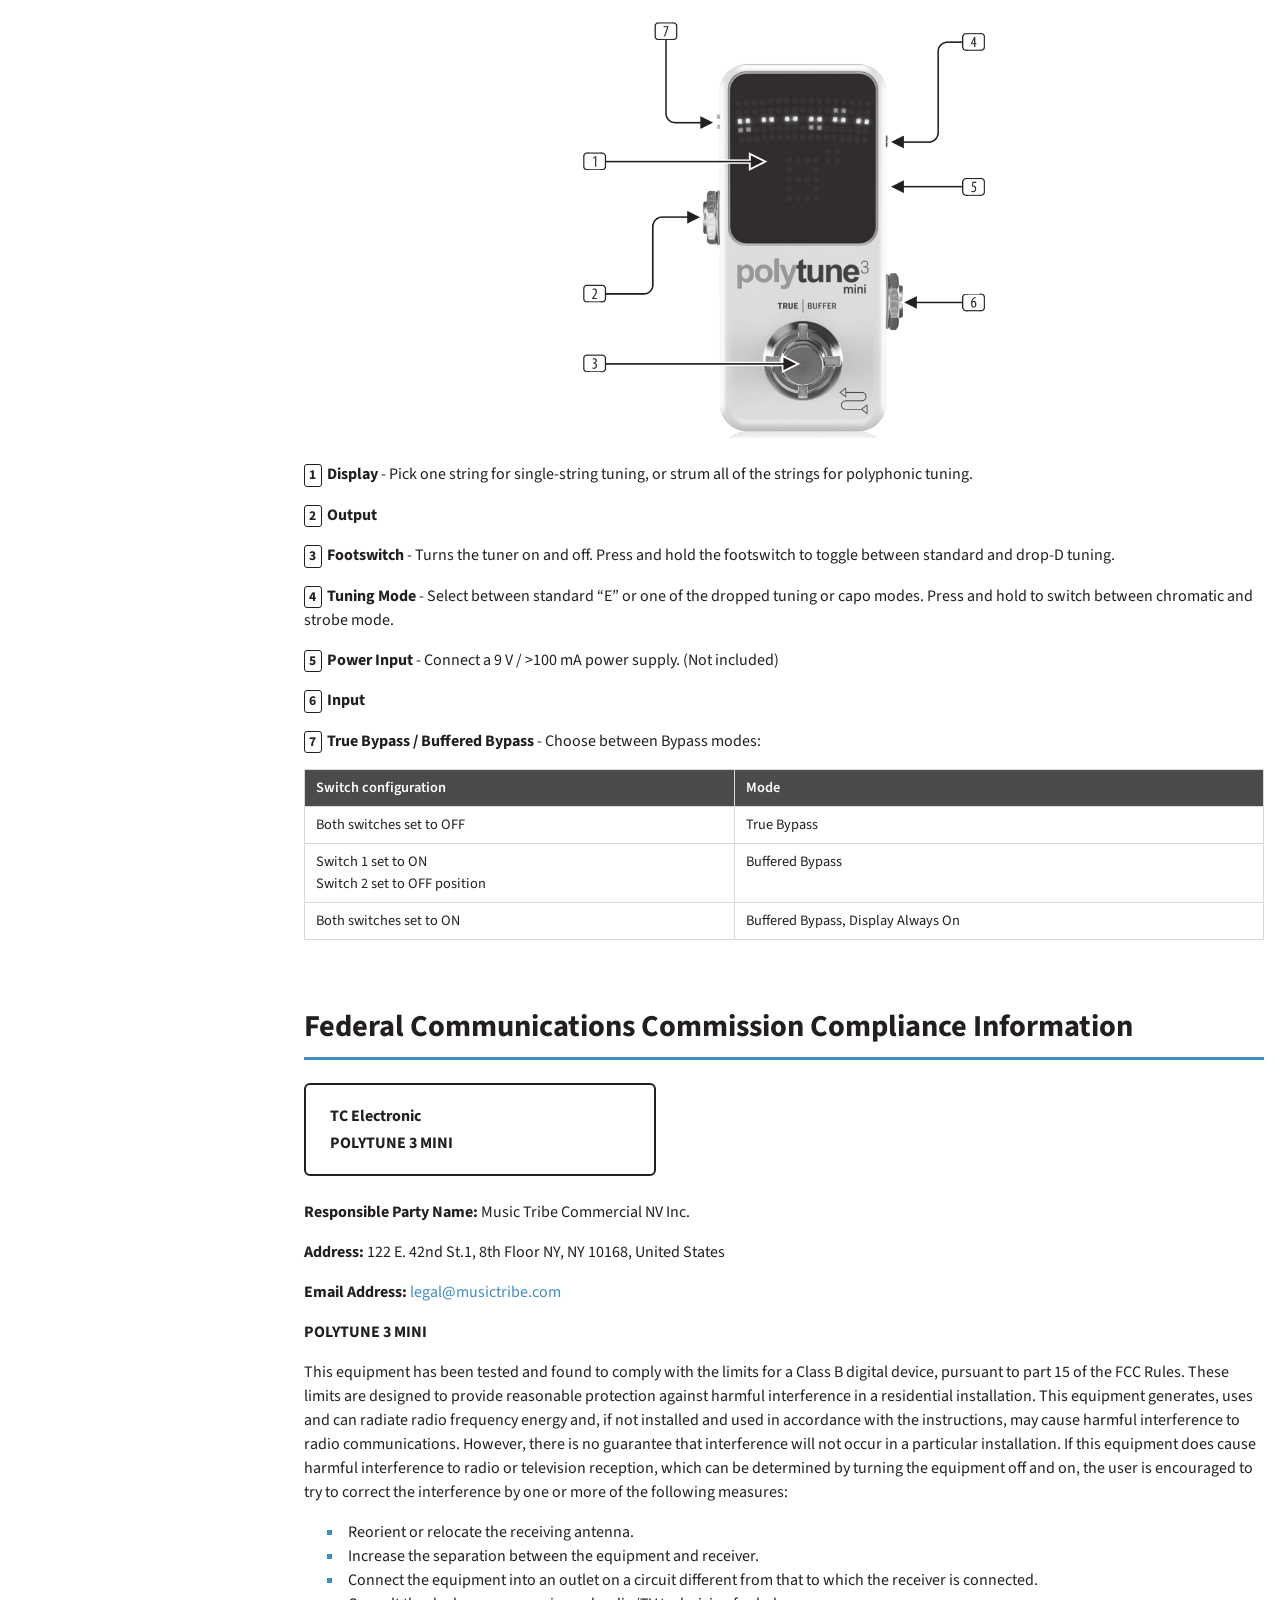
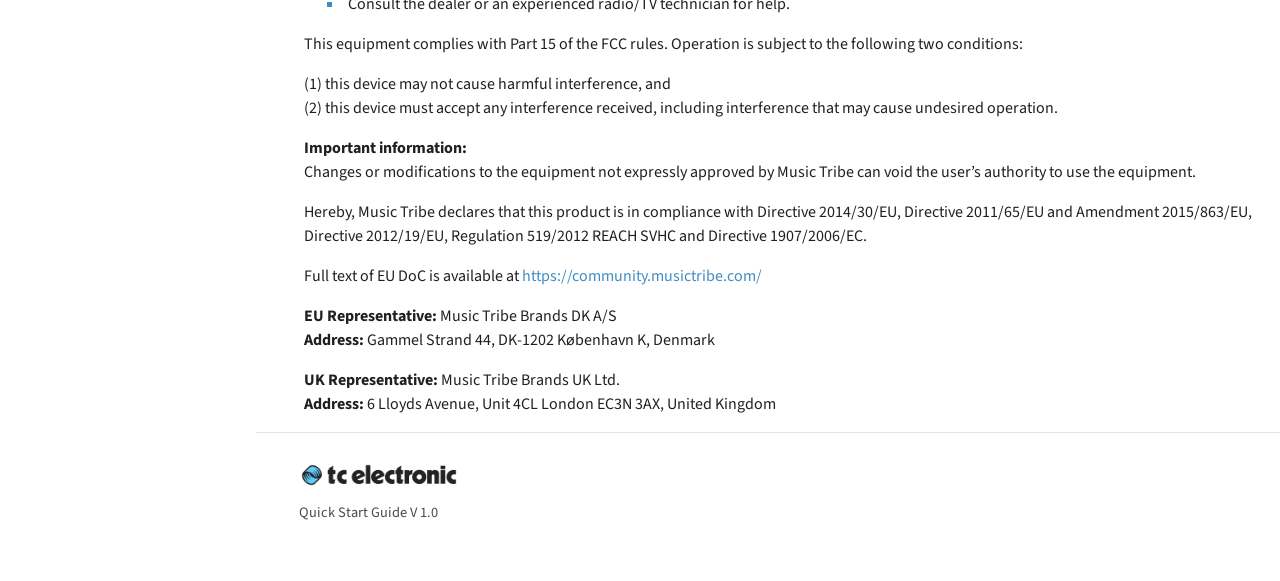
<file: tc-electronic-polytune-3-mini/index.html>
<!DOCTYPE html>
<html lang="en">
  <head>
    <meta charset="UTF-8" />
    <meta name="viewport" content="width=device-width, initial-scale=1.0" />
    <link rel="stylesheet" href="style.css" />
    <title>TC Electronic POLYTUNE 3 MINI Quick Start Guide</title>
  </head>
  <body>
    <nav id="side-nav">
      <header>
        <div class="nav-container">
          <h3>Contents</h3>
          <h4><a href="#safety-instruction">Safety Instruction</a></h4>
          <h4><a href="#controls">Controls</a></h4>
          <h4><a href="#fcc-compliance">FCC Compliance</a></h4>
        </div>
      </header>
    </nav>
    <main id="main-doc">
      <div id="masthead">
        <img class="brand-logo" src="Images/tc-electronic-logo.png" alt="TC Electronic" width="779" height="128" />
        <h1>POLYTUNE 3 MINI</h1>
        <p class="tagline">Quick Start Guide</p>
        <img class="hero-photo" src="Images/header.png" alt="TC Electronic POLYTUNE 3 MINI pedal: LED display at the top, TRUE | BUFFER label and footswitch below, jacks on both sides" width="374" height="731" />
      </div>

      <section>
        <div class="flex-container">
          <div class="half-container flow">
            <header><h2 id="safety-instruction">Safety Instruction</h2></header>
            <ol>
              <li>Read these instructions.</li>
              <li>Keep these instructions.</li>
              <li>Heed all warnings.</li>
              <li>Follow all instructions.</li>
              <li>Do not use this apparatus near water.</li>
              <li>Clean only with dry cloth.</li>
              <li>Do not block any ventilation openings. Install in accordance with the manufacturer’s instructions.</li>
              <li>Do not install near any heat sources such as radiators, heat registers, stoves, or other apparatus (including amplifiers) that produce heat.</li>
              <li>Use only attachments/accessories specified by the manufacturer.</li>
              <li>Use only with the cart, stand, tripod, bracket, or table specified by the manufacturer, or sold with the apparatus. When a cart is used, use caution when moving the cart/apparatus combination to avoid injury from tip-over.</li>
              <li>Correct disposal of this product: This symbol indicates that this product must not be disposed of with household waste, according to the WEEE Directive (2012/19/EU) and your national law. This product should be taken to a collection center licensed for the recycling of waste electrical and electronic equipment (EEE). The mishandling of this type of waste could have a possible negative impact on the environment and human health due to potentially hazardous substances that are generally associated with EEE. At the same time, your cooperation in the correct disposal of this product will contribute to the efficient use of natural resources. For more information about where you can take your waste equipment for recycling, please contact your local city office, or your household waste collection service.</li>
              <li>Do not install in a confined space, such as a book case or similar unit.</li>
              <li>Do not place naked flame sources, such as lighted candles, on the apparatus.</li>
            </ol>
          </div>
          <div id="toc-mobile" class="half-container">
            <h2>Contents</h2>
            <h4><a href="#safety-instruction">Safety Instruction</a></h4>
            <h4><a href="#controls">Controls</a></h4>
            <h4><a href="#fcc-compliance">FCC Compliance</a></h4>
          </div>
        </div>
      </section>

      <section>
        <div class="flex-container">
          <div class="half-container flow">
            <header><h2 id="controls">Controls</h2></header>
            <div class="figure">
              <img src="Images/controls.png" alt="POLYTUNE 3 MINI with numbered callouts: display (1) on the top face, output jack (2) on the left side, footswitch (3) at the bottom, tuning mode button (4) on the right edge of the display, power input (5) on the right side, input jack (6) on the right side, bypass mode switches (7) on the left edge of the display" style="max-width: 26em;" width="726" height="739" loading="lazy" />
            </div>
            <p><span class="callout-num">1</span><strong>Display</strong> - Pick one string for single-string tuning, or strum all of the strings for polyphonic tuning.</p>
            <p><span class="callout-num">2</span><strong>Output</strong></p>
            <p><span class="callout-num">3</span><strong>Footswitch</strong> - Turns the tuner on and off. Press and hold the footswitch to toggle between standard and drop-D tuning.</p>
            <p><span class="callout-num">4</span><strong>Tuning Mode</strong> - Select between standard “E” or one of the dropped tuning or capo modes. Press and hold to switch between chromatic and strobe mode.</p>
            <p><span class="callout-num">5</span><strong>Power Input</strong> - Connect a 9 V / &gt;100 mA power supply. (Not included)</p>
            <p><span class="callout-num">6</span><strong>Input</strong></p>
            <div class="keep-together">
              <p><span class="callout-num">7</span><strong>True Bypass / Buffered Bypass</strong> - Choose between Bypass modes:</p>
              <div class="table-scroll">
                <table class="doc-table">
                  <thead><tr><th>Switch configuration</th><th>Mode</th></tr></thead>
                  <tbody>
                    <tr><td>Both switches set to OFF</td><td>True Bypass</td></tr>
                    <tr><td>Switch 1 set to ON<br>Switch 2 set to OFF position</td><td>Buffered Bypass</td></tr>
                    <tr><td>Both switches set to ON</td><td>Buffered Bypass, Display Always On</td></tr>
                  </tbody>
                </table>
              </div>
            </div>
          </div>
        </div>
      </section>

      <section>
        <div class="flex-container">
          <div class="half-container flow">
            <header><h2 id="fcc-compliance">Federal Communications Commission Compliance Information</h2></header>
            <div class="fcc-box">
              <p>TC Electronic</p>
              <p>POLYTUNE 3 MINI</p>
            </div>
            <div class="keep-together">
              <p><strong>Responsible Party Name:</strong> Music Tribe Commercial NV Inc.</p>
              <p><strong>Address:</strong> 122 E. 42nd St.1, 8th Floor NY, NY 10168, United States</p>
              <p><strong>Email Address:</strong> <a href="mailto:legal@musictribe.com">legal@musictribe.com</a></p>
            </div>
            <div class="keep-together">
              <p><strong>POLYTUNE 3 MINI</strong></p>
              <p>This equipment has been tested and found to comply with the limits for a Class B digital device, pursuant to part 15 of the FCC Rules. These limits are designed to provide reasonable protection against harmful interference in a residential installation. This equipment generates, uses and can radiate radio frequency energy and, if not installed and used in accordance with the instructions, may cause harmful interference to radio communications. However, there is no guarantee that interference will not occur in a particular installation. If this equipment does cause harmful interference to radio or television reception, which can be determined by turning the equipment off and on, the user is encouraged to try to correct the interference by one or more of the following measures:</p>
              <ul>
                <li>Reorient or relocate the receiving antenna.</li>
                <li>Increase the separation between the equipment and receiver.</li>
                <li>Connect the equipment into an outlet on a circuit different from that to which the receiver is connected.</li>
                <li>Consult the dealer or an experienced radio/TV technician for help.</li>
              </ul>
            </div>
            <div class="keep-together">
              <p>This equipment complies with Part 15 of the FCC rules. Operation is subject to the following two conditions:</p>
              <p>(1) this device may not cause harmful interference, and<br>(2) this device must accept any interference received, including interference that may cause undesired operation.</p>
            </div>
            <p><strong>Important information:</strong><br>Changes or modifications to the equipment not expressly approved by Music Tribe can void the user’s authority to use the equipment.</p>
            <div class="keep-together">
              <p>Hereby, Music Tribe declares that this product is in compliance with Directive 2014/30/EU, Directive 2011/65/EU and Amendment 2015/863/EU, Directive 2012/19/EU, Regulation 519/2012 REACH SVHC and Directive 1907/2006/EC.</p>
              <p>Full text of EU DoC is available at <a href="https://community.musictribe.com/">https://community.musictribe.com/</a></p>
              <p><strong>EU Representative:</strong> Music Tribe Brands DK A/S<br><strong>Address:</strong> Gammel Strand 44, DK-1202 København K, Denmark</p>
              <p><strong>UK Representative:</strong> Music Tribe Brands UK Ltd.<br><strong>Address:</strong> 6 Lloyds Avenue, Unit 4CL London EC3N 3AX, United Kingdom</p>
            </div>
          </div>
        </div>
      </section>
    </main>
    <footer>
      <img src="Images/tc-electronic-logo.png" alt="TC Electronic" width="779" height="128" loading="lazy" />
      <p>Quick Start Guide V 1.0</p>
    </footer>
  </body>
</html>
</file>
<file: disaster-area-designs-dpc-micro-gen3/style.css>
/* Fonts: MyriadPro-Regular 400, MyriadPro-Semibold(-SC700) 600,
   MyriadPro-Bold(-SC700) 700, MyriadPro-It 400 italic -> Source Sans 3.
   The manual fakes small caps with -SC700 subset faces, so the section heads
   use font-variant-caps rather than text-transform. */
@import url("https://fonts.googleapis.com/css2?family=Source+Sans+3:ital,wght@0,400;0,600;0,700;1,400;1,600&display=swap");

:root {
  --ink: #231f20; /* body ink, the manual's only text colour */
  --brand: #c42637; /* the DISASTER AREA DESIGNS oval; nothing else is this red */
  --rule: #d5d3d0;
  --paper: #ebebeb;
  --charcoal: #2a2e31; /* the enclosure */

  /* LED states. The manual carries this information in colour alone, so these
     are data, not decoration. */
  --led-red: #d22027;
  --led-green: #41b23b;
  --led-blue: #00adef;
  --led-orange: #f9a72b;
  /* darkened for text: the panel greens, blues and oranges fail on white */
  --ink-green: #2c7a28;
  --ink-blue: #0077a8;
  --ink-orange: #9a6100;
}

*,
*::before,
*::after {
  box-sizing: border-box;
}
* {
  margin-top: 0;
}

body {
  margin: 0;
  color: var(--ink);
  background: #fff;
  font-family: "Source Sans 3", system-ui, sans-serif;
  font-weight: 400;
  line-height: 1.5;
}

main {
  margin-left: 20vw;
  padding-bottom: 3em;
}

h1,
h2,
h3,
h4 {
  line-height: 1.2;
}

h2 {
  font-size: 2em;
  font-weight: 700;
  font-variant-caps: small-caps;
  letter-spacing: 0.01em;
  border-bottom: 1px solid var(--rule);
  padding-bottom: 0.1em;
  margin-bottom: 0.7em;
}

h3 {
  font-size: 1.2em;
  font-weight: 700;
  text-transform: uppercase;
  letter-spacing: 0.05em;
  margin-bottom: 0.6em;
}

/* The three figure panels on page 3 title themselves in plain centred caps */
h3.panel-title {
  font-weight: 400;
  text-align: center;
  letter-spacing: 0.09em;
  margin-bottom: 1em;
}

h4 {
  font-size: 1em;
  font-weight: 700;
  text-transform: uppercase;
  letter-spacing: 0.03em;
  margin-bottom: 0.5em;
}

p,
li {
  break-inside: avoid;
}
h3,
h4,
h5,
h6 {
  break-after: avoid;
}

a {
  color: var(--brand);
}
a:hover {
  text-decoration: none;
}

img {
  max-width: 100%;
  height: auto;
  margin-bottom: 0.75em;
}
.topic > img,
li > img,
figure > img {
  display: block;
}

figure {
  margin: 0 0 1em;
}
figure > img {
  border: 1px solid var(--rule);
}
figcaption {
  font-size: 0.85em;
  font-style: italic;
  margin-bottom: 1em;
}

code,
.file {
  font-family: ui-monospace, SFMono-Regular, Menlo, monospace;
  font-size: 0.9em;
  background: var(--paper);
  padding: 0.05em 0.3em;
}

/* MASTHEAD */
#masthead {
  text-align: center;
  padding: 2.5em 1.5em 2em;
  border-bottom: 1px solid var(--rule);
  margin-bottom: 2.5em;
}
#masthead h1 {
  font-size: 2.8em;
  font-weight: 600;
  margin-bottom: 0.1em;
}
#masthead h1 img {
  display: block;
  width: 130px;
  margin: 0 auto 0.4em;
}
#masthead .subtitle {
  font-weight: 600;
  font-size: 1.05em;
  margin-bottom: 1.5em;
}
#masthead .pedal {
  max-width: 600px;
  width: 100%;
}
#masthead .doc-kind {
  font-size: 2.6em;
  font-weight: 700;
  margin-bottom: 0.1em;
}
#masthead .doc-version {
  font-size: 0.85em;
  margin: 0;
}

/* NAV */
#side-nav {
  position: fixed;
  top: 0;
  left: 0;
  width: 20vw;
  height: 100%;
  overflow-y: auto;
  background: #fff;
  border-right: 1px solid var(--rule);
  z-index: 5;
}
.nav-container {
  display: flex;
  flex-direction: column;
  margin: 1.5em 1em;
}
#side-nav h3 {
  font-size: 1em;
  margin-bottom: 0.8em;
}
#side-nav h4,
#side-nav h5 {
  font-weight: 600;
  text-transform: none;
  letter-spacing: 0;
  margin-bottom: 0.45em;
}
#side-nav h4 {
  font-size: 0.95em;
}
#side-nav h5 {
  font-size: 0.85em;
  font-weight: 400;
  margin-left: 1em;
}
#side-nav a {
  color: inherit;
  text-decoration: none;
}
#side-nav a:hover {
  color: var(--brand);
}

#toc-mobile h2 {
  font-size: 1.4em;
}
#toc-mobile ul {
  list-style: none;
  padding-left: 0;
}
#toc-mobile a {
  color: inherit;
}

/* SECTIONS */
section + section {
  margin-top: 3em;
}
.flex-container {
  display: flex;
  padding-left: 2em;
}
.half-container {
  width: 100%;
  padding: 0 1em;
  container-type: inline-size;
}
.half-container > header {
  column-span: all;
}
.topic {
  columns: 2 30rem;
  column-gap: 3em;
}
.no-columns {
  columns: auto !important;
}
.flow > * + * {
  margin-bottom: 1em;
}

.keep-together {
  break-inside: avoid;
}
:has(+ p > .menu-path:only-child) {
  break-after: avoid;
}
/* 63rem = the two-column threshold of `columns: 2 30rem` */
@container (min-width: 63rem) {
  .column-end {
    break-after: column;
  }
}

/* The page-3 and page-4 panels: figure beside its two short paragraphs */
.panel {
  display: grid;
  grid-template-columns: minmax(0, 1fr) minmax(0, 1fr);
  gap: 0 2em;
  align-items: center;
}
.panel > h3 {
  grid-column: 1 / -1;
}
.panel img {
  width: 100%;
}
.panel p:last-child {
  margin-bottom: 0;
}

/* Changelog banner */
.doc-update {
  background: var(--paper);
  border-left: 4px solid var(--brand);
  padding: 1em 1.25em;
  font-size: 0.92em;
  margin-bottom: 1.5em;
}
.doc-update > strong {
  display: block;
  text-transform: uppercase;
  letter-spacing: 0.04em;
  margin-bottom: 0.4em;
}
.doc-update p:last-child {
  margin-bottom: 0;
}

/* TABLES — the manual rules nothing, but its columns are set far enough apart
   to read as columns; on screen that job falls to hairlines. */
.table-scroll {
  overflow-x: auto;
  margin-bottom: 1em;
}
.doc-table {
  width: 100%;
  border-collapse: collapse;
  font-size: 0.92em;
}
.doc-table th,
.doc-table td {
  padding: 0.45em 0.9em;
  text-align: left;
  vertical-align: top;
}
.doc-table th:first-child,
.doc-table td:first-child {
  padding-left: 0;
}
.doc-table th:last-child,
.doc-table td:last-child {
  padding-right: 0;
}
.doc-table:not(.led-table) th:not(:last-child),
.doc-table:not(.led-table) td:not(:last-child) {
  border-right: 1px solid var(--rule);
}
.doc-table thead th {
  font-weight: 700;
  border-bottom: 2px solid var(--ink);
}
.doc-table td,
.doc-table th[scope="row"] {
  border-bottom: 1px solid var(--rule);
}
.doc-table th[scope="row"] {
  font-weight: 400;
}
.doc-table .row-label {
  font-style: italic;
  font-weight: 400;
}

/* LED state table (Loop Selection Order). Columns run C, B, A, as on the lid. */
.led-table {
  width: auto;
  min-width: 18rem;
  margin-inline: auto;
}
.led-table th,
.led-table td {
  text-align: center;
  padding-right: 0.35em;
}
.led-table th:last-child,
.led-table td:last-child {
  text-align: left;
  padding-left: 1.5em;
  font-variant-caps: all-small-caps;
  letter-spacing: 0.05em;
  font-weight: 600;
  font-size: 1.1em;
}
.led {
  display: inline-block;
  width: 0.85em;
  height: 0.85em;
  border-radius: 50%;
  border: 1px solid var(--ink);
  background: #fff;
  vertical-align: -0.05em;
}
.led.on.a {
  background: var(--led-red);
}
.led.on.b {
  background: var(--led-green);
}
.led.on.c {
  background: var(--led-blue);
}

/* Colour words the manual prints in the colour they name */
.c-red {
  color: var(--led-red);
}
.c-green {
  color: var(--ink-green);
}
.c-blue {
  color: var(--ink-blue);
}
.c-orange {
  color: var(--ink-orange);
}

.visually-hidden {
  position: absolute;
  width: 1px;
  height: 1px;
  overflow: hidden;
  clip: rect(0 0 0 0);
  white-space: nowrap;
}

footer {
  margin-left: 20vw;
  border-top: 1px solid var(--rule);
  padding: 1.5em 3em;
  font-size: 0.85em;
}

@media (max-width: 900px) {
  .flex-container {
    flex-direction: column;
    padding-left: 0;
  }
  .half-container {
    width: 100%;
    padding: 0 1em;
  }
  nav {
    display: none;
  }
  main,
  footer {
    margin: 0 auto;
  }
  footer {
    padding: 1.5em 1em;
  }
  .panel {
    grid-template-columns: 1fr;
  }
  #toc-mobile {
    display: block;
  }
  /* the hook-up and rear-panel labels go to ~4px if these shrink to 390px */
  .wide-figure {
    overflow-x: auto;
  }
  .wide-figure img {
    min-width: 640px;
  }
}

/* 901, not 900: both queries match at exactly 900px, and the later one would
   hide the mobile TOC on the same width that hides the nav */
@media (min-width: 901px) {
  #toc-mobile {
    display: none;
  }
}
</file>
<file: esp-owners-manual/style.css>
/* Fonts: Frutiger-LightCn 300 -> Fira Sans Condensed 300 (body), Frutiger-Cn 400 -> 400
   (Note:, run-in terms, figure refs, table row labels), Frutiger-BoldCn 700 -> 700 (headings,
   table titles). Arial only sets the numbers inside the figures. */
@import url("https://fonts.googleapis.com/css2?family=Fira+Sans+Condensed:wght@300;400;700&display=swap");

:root {
  --ink: #231f20;    /* body text, the cover panel, table title bars */
  --accent: #231f20; /* the manual is monochrome: the cover's ground is the accent */
  --band: #939598;   /* the cover's title band */
  --rule: #d1d3d4;   /* hairlines either side of the band */
  --paper: #e6e7e8;  /* table column-head row */
  --muted: #58595b;  /* the cover's line art */
  --link: #231f20;
  --body-font: "Fira Sans Condensed", "Arial Narrow", sans-serif;
  --head-font: var(--body-font);
}

/* ---- structure: keep as is, restyle below the brand line ---- */

*, *::before, *::after { box-sizing: border-box; }
* { margin-top: 0; }

body {
  margin: 0;
  color: var(--ink);
  background: #fff;
  font-family: var(--body-font);
  font-size: 1rem;
  line-height: 1.6;
}
h1, h2, h3, h4, h5, h6 { font-family: var(--head-font); line-height: 1.2; }

main { margin-left: 20vw; padding-bottom: 3em; }
footer { margin-left: 20vw; padding: 1.6em 3em; }

a { color: var(--link); }

img { max-width: 100%; height: auto; margin-bottom: 0.75em; }
.topic > img, li > img, figure > img { display: block; }
figure { margin: 0 0 1em; }

/* NAV */
#side-nav {
  position: fixed; top: 0; left: 0;
  width: 20vw; height: 100%;
  overflow-y: auto;
  background: #fff;
  border-right: 1px solid var(--rule);
  z-index: 5;
}
.nav-container { display: flex; flex-direction: column; margin: 1.5em 1em; }
#side-nav h4, #side-nav h5 { font-weight: 400; margin-bottom: 0.45em; }
#side-nav h4 { font-weight: 700; }
#side-nav h5 { font-size: 0.9em; margin-left: 1em; }
#side-nav a, #toc-mobile a { color: inherit; text-decoration: none; }
#side-nav a:hover, #toc-mobile a:hover { text-decoration: underline; }

/* SECTIONS */
section + section { margin-top: 3em; }
.flex-container { display: flex; padding-left: 2em; }
/* A container has no intrinsic width: a half-container sized by its
   content (width: auto) collapses to 0 unless it sets container-type: normal. */
.half-container { width: 100%; padding: 0 1em; container-type: inline-size; }
.half-container > header { column-span: all; }
.flow > * + * { margin-bottom: 1em; }

/* One .topic per heading carries the columns, so no column runs taller than
   one topic. 63rem below = the two-column threshold of `columns: 2 30rem`. */
.topic { columns: 2 30rem; column-gap: 3em; }
.no-columns { columns: auto !important; }
/* a heading stands above everything it introduces. column-span needs a
   block-level box: a pill heading takes width: fit-content, never inline-block */
:not(.topic-group) > .topic > .keep-together:first-child > :is(h3, h4):first-child,
:not(.topic-group) > .topic > :is(h3, h4):first-child { column-span: all; }
/* topics the source sets on one page share its columns, each whole in one */
.topic-group { columns: 2 30rem; column-gap: 3em; }
.topic-group > .topic { columns: auto; break-inside: avoid; }
/* the right column's first heading loses its margin at the break; so does the left's */
.topic-group > .topic:first-child,
.topic-group > .topic:first-child > :is(h3, h4):first-child,
.topic-group > .topic:first-child > .keep-together:first-child > :is(h3, h4):first-child { margin-top: 0; }

/* COLUMN BREAKS. A paragraph, list item, figure, table or callout is never
   cut by the gutter. Chrome's balancer drops `break-after: avoid` when it
   gets in the way, so it is only a hint: what keeps a heading off a column's
   foot is a .keep-together holding the heading and its first block. */
p, li, figure, table, .table-scroll, .keep-together, .callout, .grid-wrapper {
  break-inside: avoid;
}
h2, h3, h4, h5, h6 { break-after: avoid; }
/* a lead-in ending in ":" stays with what it introduces */
:has(+ p > .menu-path:only-child) { break-after: avoid; }
@container (min-width: 63rem) {
  .column-end { break-after: column; }
}

/* Figure rows: the max stays indefinite, or auto-fit counts its tracks off
   it and stacks one figure per row in a narrow column. */
.grid-wrapper {
  display: grid;
  grid-template-columns: repeat(auto-fit, minmax(min(8em, 100%), 1fr));
  gap: 1em;
}
.grid-wrapper img { width: 100%; }

/* TABLES */
.table-scroll { overflow-x: auto; margin-bottom: 1em; }
.doc-table { width: 100%; border-collapse: collapse; font-size: 0.92em; }
.doc-table th, .doc-table td {
  padding: 0.4em 0.6em;
  text-align: left;
  vertical-align: top;
  border: 1px solid var(--rule);
}
.doc-table thead th { background: var(--accent); color: #fff; }

.callout {
  background: var(--paper);
  border-left: 4px solid var(--accent);
  padding: 0.7em 1em;
  margin-bottom: 1em;
}
.callout > :last-child { margin-bottom: 0; }

@media (max-width: 900px) {
  .flex-container { flex-direction: column; padding-left: 0; }
  .half-container { padding: 0 1em; }
  nav { display: none; }
  main, footer { margin: 0 auto; }
  footer { padding: 1.6em 1em; }
  #toc-mobile { display: block; }
  /* a diagram with small labels scrolls instead of shrinking */
  .wide-figure { overflow-x: auto; }
  .wide-figure img { min-width: 700px; }
}
/* 901, not 900: at exactly 900px both queries match and the mobile TOC
   would vanish together with the nav */
@media (min-width: 901px) { #toc-mobile { display: none; } }

/* ---- brand: masthead, heading treatment, callouts, from this manual ---- */

body { font-weight: 300; font-size: 1.0625rem; }
/* the manual's emphasis is Frutiger Cn (Roman) against Light Cn body text */
strong, b { font-weight: 400; }
a { text-decoration-color: var(--band); text-underline-offset: 0.15em; }
a:hover { text-decoration-color: currentColor; }
/* inline figure references are set in Roman, like "Note:" */
a.fig-ref { font-weight: 400; text-decoration: none; }
a.fig-ref:hover { text-decoration: underline; }

/* MASTHEAD: the cover, top to bottom — the dark panel with its guitar line art
   and the white logo bottom-right, the grey band with the letter-spaced title
   between hairlines, the version flush right under it */
#masthead { margin-bottom: 2.5em; }
.cover-panel {
  display: flex;
  justify-content: flex-end;
  align-items: flex-end;
  min-height: 19rem;
  padding: 2rem 3rem 1.6rem;
  background: var(--ink) url("Images/cover-panel.jpg") left bottom / auto 135% no-repeat;
}
#masthead h1 { margin: 0; line-height: 0; }
#masthead h1 img { width: min(15rem, 45vw); margin: 0; }
.cover-band {
  margin: 0;
  padding: 0.5em 1em;
  background: var(--band);
  border-top: 3px solid var(--rule);
  border-bottom: 3px solid var(--rule);
  color: #fff;
  font-weight: 700;
  font-size: 1.35rem;
  letter-spacing: 0.38em;
  text-align: center;
  text-transform: uppercase;
}
.cover-version {
  margin: 0.6em 3rem 0 0;
  text-align: right;
  font-size: 0.95rem;
  letter-spacing: 0.3em;
}

/* HEADINGS: bold condensed, black, no rule or block — h2 all caps, h3 mixed
   case at about body size, as the print sets them straight onto their text */
.flow h2 { font-size: 1.55rem; font-weight: 700; text-transform: uppercase; margin: 0 0 0.7em; }
.flow h3 { font-size: 1.15rem; font-weight: 700; margin: 1.2em 0 0.25em; }
.flow h4 { font-size: 1.05rem; font-weight: 400; text-decoration: underline; margin: 1.2em 0 0.4em; }
.flow h3 + p, .flow h4 + p { margin-top: 0; }
#side-nav h3, #toc-mobile h2 { text-transform: uppercase; letter-spacing: 0.08em; }
#toc-mobile h4 { font-weight: 700; margin-bottom: 0.45em; }
#toc-mobile h5 { font-weight: 400; font-size: 0.9em; margin: 0 0 0.45em 1em; }

/* the intro on page 1 is a size up from body */
.intro p { font-size: 1.15em; }

/* FIGURES: line art in its column; caption "Figure N:" in Roman, title in Light */
figure { break-inside: avoid; margin: 0.4em 0 1.2em; }
figure img { display: block; margin: 0 auto 0.3em; }
figcaption { text-align: center; font-size: 0.92em; }
figcaption b { font-weight: 400; }
figure.caption-top { display: flex; flex-direction: column-reverse; }
figure.caption-top figcaption { margin-bottom: 0.4em; }
.fig-sm img { width: min(15rem, 100%); }
.fig-md img { width: min(24rem, 100%); }
.fig-lg img { width: min(40rem, 100%); }
.fig-tall img { width: min(10rem, 100%); }
.fig-xl { column-span: all; }
/* a figure taller than its text floats beside it, as printed, instead of stretching one column */
.fig-float { float: right; margin: 0 0 1em 2.5em; }
.measure { max-width: 60rem; }
.fig-xl img { width: min(52rem, 100%); }

/* ANATOMY: the diagram beside its numbered key, as printed */
.anatomy { display: grid; grid-template-columns: minmax(14em, 24em) 1fr; gap: 2em; align-items: start; column-span: all; max-width: 56rem; }
.anatomy ol { columns: 2 12em; margin: 0; padding-left: 1.8em; }
.anatomy li { margin-bottom: 0.15em; }
.anatomy figure { margin: 0; }
.anatomy figure img { width: 100%; }

/* STEPS and the exclusions: hanging numbers */
ol.steps { padding-left: 1.8em; }
ol.steps > li { margin-bottom: 0.5em; }
ol.steps > li::marker { font-weight: 400; }

/* TABLES: title in a solid black bar, grey column-head row, black rules, black box */
.doc-table { border: 1px solid var(--ink); font-size: 0.95em; }
.doc-table caption {
  position: relative;
  background: var(--ink);
  color: #fff;
  font-weight: 700;
  padding: 0.3em 0.6em;
  text-align: center;
}
/* out of the flow, so the title stays centred over the whole table */
.doc-table caption small { position: absolute; right: 0.75em; top: 0.55em; font-weight: 300; font-size: 0.8em; }
.doc-table th, .doc-table td { border: 0; border-bottom: 1px solid var(--ink); padding: 0.25em 0.6em; }
.doc-table thead th { background: var(--paper); color: var(--ink); font-weight: 400; }
.doc-table tbody th { font-weight: 400; }
/* the action and pickup tables set their row labels Light, like the values */
.labels-light tbody th { font-weight: 300; }
/* the gauge table's columns stretched to screen width need vertical rules to read apart */
.doc-table th + th, .doc-table th + td, .doc-table td + td { border-left: 1px solid var(--rule); }
.table-wide { column-span: all; max-width: 48rem; }
.table-narrow { max-width: 30rem; }

/* WARRANTY: all-caps legal paragraphs as printed */
.legal { font-size: 0.95em; }
.legal.roman { font-weight: 400; }
.lead-bold, .lead-bold a { font-weight: 700; }

/* REGISTRATION CARD: the printed form as field lists — title in bold over a rule,
   group names reversed out of black bars and letter-spaced, as on the card;
   the keep-for-your-records panel on its grey ground */
.card { break-inside: avoid; border: 1px solid var(--rule); padding: 0.8em 1em; margin-bottom: 1.2em; }
.card.records { background: #e9e9e9; }
/* on the keep-for-records half the group names are dark letter-spaced caps, not bars */
.card.records h5 { background: none; color: var(--ink); text-align: left; padding: 0; }
.detach { margin: 0 0 0.6em; padding-top: 0.4em; border-top: 1px dashed var(--band); font-size: 0.8em; letter-spacing: 0.2em; text-align: center; }
.card > h4 { margin: 0 0 0.4em; padding-bottom: 0.2em; font-weight: 700; text-decoration: none; border-bottom: 1px solid var(--ink); }
.card > h4 small { font-weight: 300; font-size: 1em; }
.card h5 {
  margin: 0.9em 0 0.4em;
  padding: 0.15em 0.5em;
  background: var(--ink);
  color: #fff;
  font-size: 0.8em;
  font-weight: 700;
  letter-spacing: 0.3em;
  text-align: center;
  text-transform: uppercase;
}
.card p { margin: 0 0 0.4em; }
.card dl { margin: 0; display: grid; grid-template-columns: max-content 1fr; gap: 0.3em 0.8em; }
.card dt { font-weight: 400; }
.card dd { margin: 0; border-bottom: 1px solid var(--band); }

.visually-hidden {
  position: absolute; width: 1px; height: 1px; overflow: hidden;
  clip: rect(0 0 0 0); white-space: nowrap;
}

.contact p { margin: 0 0 0.2em; }

footer { font-size: 0.9em; color: var(--muted); border-top: 1px solid var(--rule); }

@media (max-width: 900px) {
  .cover-panel { min-height: 12rem; padding: 1.5rem 1rem 1rem; background-size: auto 150%; }
  .cover-band { font-size: 0.95rem; letter-spacing: 0.22em; }
  .cover-version { margin-right: 1rem; }
  #toc-mobile { order: -1; margin-bottom: 2em; }
  .anatomy { grid-template-columns: 1fr; }
  .fig-float { float: none; margin: 0 0 1em; }
  .anatomy figure img { width: min(20rem, 100%); margin: 0 auto; }
}
</file>
<file: m-vave-smk-37-elite/style.css>
/* Style: m-vave.com (Orbitron display, Space Grotesk headings, DM Sans body, violet palette).
   Weights from the manual: HarmonyOS Sans SC Regular 400 -> DM Sans 400 (body); HarmonyOS Sans SC Bold 700
   -> DM Sans / Space Grotesk 700 (headings, run-ins); OPPOSans-M 500 -> DM Sans 500 (connection card);
   OPPOSans-H 900 -> Orbitron 700 (model name). Inter bold oblique sets the transcribed device display only. */
@import url("https://fonts.googleapis.com/css2?family=DM+Sans:wght@400;500;700&family=Orbitron:wght@700&family=Space+Grotesk:wght@700&family=Inter:ital,wght@1,700&display=swap");

:root {
  --ink: #2a2638;        /* body text */
  --ink-strong: #07060d; /* the site's --bg-primary, as heading ink */
  --accent: #12101f;     /* the site's --bg-card */
  --card-dark: #12101f;
  --rule: #e4e1ec;
  --paper: #f6f4fb;
  --purple: #7c3aed;
  --purple-dark: #6d28d9;
  --purple-light: #a78bfa;
  --cyan: #06d6e0;
  --on-dark: #f0edf6;
  --glow-purple: rgba(124, 58, 237, 0.35);
  --border-glow: rgba(124, 58, 237, 0.3);
  --hero-1: #15141c; --hero-2: #1e1c2a; --hero-3: #22202f; --hero-4: #18162a;
  --radius-sm: 8px;
  /* device display: the manual's own colours, not the site's */
  --screen-frame: #231f20;
  --screen-title: #656263;
  --screen-value: #943743;
  --screen-hl: #e6a92d;
  --muted: #5f5874;
  --link: var(--purple);
  --body-font: "DM Sans", system-ui, sans-serif;
  --head-font: "Space Grotesk", var(--body-font);
  --display-font: "Orbitron", var(--head-font);
}

/* ---- structure: keep as is, restyle below the brand line ---- */

*, *::before, *::after { box-sizing: border-box; }
* { margin-top: 0; }

body {
  margin: 0;
  color: var(--ink);
  background: #fff;
  font-family: var(--body-font);
  font-size: 1rem;
  line-height: 1.6;
}
h1, h2, h3, h4, h5, h6 { font-family: var(--head-font); line-height: 1.2; }

main { margin-left: 20vw; padding-bottom: 3em; }
footer { margin-left: 20vw; padding: 1.6em 3em; }

a { color: var(--link); }

img { max-width: 100%; height: auto; margin-bottom: 0.75em; }
.topic > img, li > img, figure > img { display: block; }
figure { margin: 0 0 1em; }

/* NAV */
#side-nav {
  position: fixed; top: 0; left: 0;
  width: 20vw; height: 100%;
  overflow-y: auto;
  background: #fff;
  border-right: 1px solid var(--rule);
  z-index: 5;
}
.nav-container { display: flex; flex-direction: column; margin: 1.5em 1em; }
#side-nav h4, #side-nav h5 { font-weight: 400; margin-bottom: 0.45em; }
#side-nav h4 { font-weight: 700; }
#side-nav h5 { font-size: 0.9em; margin-left: 1em; }
#side-nav a, #toc-mobile a { color: inherit; text-decoration: none; }
#side-nav a:hover, #toc-mobile a:hover { text-decoration: underline; }

/* SECTIONS */
section + section { margin-top: 3em; }
.flex-container { display: flex; padding-left: 2em; }
/* A container has no intrinsic width: a half-container sized by its
   content (width: auto) collapses to 0 unless it sets container-type: normal. */
.half-container { width: 100%; padding: 0 1em; container-type: inline-size; }
.half-container > header { column-span: all; }
.flow > * + * { margin-bottom: 1em; }

/* One .topic per heading carries the columns, so no column runs taller than
   one topic. 63rem below = the two-column threshold of `columns: 2 30rem`. */
.topic { columns: 2 30rem; column-gap: 3em; }
.no-columns { columns: auto !important; }
/* a heading stands above everything it introduces */
:not(.topic-group) > .topic > .keep-together:first-child > :is(h3, h4):first-child,
:not(.topic-group) > .topic > :is(h3, h4):first-child { column-span: all; }
/* topics the source sets on one page share its columns, each whole in one */
.topic-group { columns: 2 30rem; column-gap: 3em; }
.topic-group > .topic { columns: auto; break-inside: avoid; }
/* the right column's first heading loses its margin at the break; so does the left's */
.topic-group > .topic:first-child,
.topic-group > .topic:first-child > :is(h3, h4):first-child,
.topic-group > .topic:first-child > .keep-together:first-child > :is(h3, h4):first-child { margin-top: 0; }

/* COLUMN BREAKS. A paragraph, list item, figure, table or callout is never
   cut by the gutter. Chrome's balancer drops `break-after: avoid` when it
   gets in the way, so it is only a hint: what keeps a heading off a column's
   foot is a .keep-together holding the heading and its first block. */
p, li, figure, table, .table-scroll, .keep-together, .callout, .grid-wrapper {
  break-inside: avoid;
}
h2, h3, h4, h5, h6 { break-after: avoid; }
/* a lead-in ending in ":" stays with what it introduces */
:has(+ p > .menu-path:only-child) { break-after: avoid; }
@container (min-width: 63rem) {
  .column-end { break-after: column; }
}

/* Figure rows: the max stays indefinite, or auto-fit counts its tracks off
   it and stacks one figure per row in a narrow column. */
.grid-wrapper {
  display: grid;
  grid-template-columns: repeat(auto-fit, minmax(min(8em, 100%), 1fr));
  gap: 1em;
}
.grid-wrapper img { width: 100%; }

/* TABLES */
.table-scroll { overflow-x: auto; margin-bottom: 1em; }
.doc-table { width: 100%; border-collapse: collapse; font-size: 0.92em; }
.doc-table th, .doc-table td {
  padding: 0.4em 0.6em;
  text-align: left;
  vertical-align: top;
  border: 1px solid var(--rule);
}
.doc-table thead th { background: var(--accent); color: #fff; }

.callout {
  background: var(--paper);
  border-left: 4px solid var(--accent);
  padding: 0.7em 1em;
  margin-bottom: 1em;
}
.callout > :last-child { margin-bottom: 0; }

@media (max-width: 900px) {
  .flex-container { flex-direction: column; padding-left: 0; }
  .half-container { padding: 0 1em; }
  nav { display: none; }
  main, footer { margin: 0 auto; }
  footer { padding: 1.6em 1em; }
  #toc-mobile { display: block; }
  /* a diagram with small labels scrolls instead of shrinking */
  .wide-figure { overflow-x: auto; }
  .wide-figure img { min-width: 700px; }
}
/* 901, not 900: at exactly 900px both queries match and the mobile TOC
   would vanish together with the nav */
@media (min-width: 901px) { #toc-mobile { display: none; } }

/* ---- brand: m-vave.com design language (deep violet ground, purple/cyan accents,
   Orbitron display, Space Grotesk headings, DM Sans body, pill tags, rounded cards) ---- */

/* MASTHEAD: the site's hero gradient carries wordmark, model name and photo */
#masthead {
  background: linear-gradient(135deg, var(--hero-1) 0%, var(--hero-2) 40%, var(--hero-3) 70%, var(--hero-4) 100%);
  color: var(--on-dark);
  border-bottom: 1px solid var(--border-glow);
}
#masthead .band { padding: 1.6em 3em 0.6em; }
#masthead h1 { display: flex; align-items: center; flex-wrap: wrap; gap: 0.5em 1.5em; margin: 0; }
/* the wordmark PNG carries a black ground; lighten drops it into the gradient */
#masthead h1 img { width: min(14rem, 50%); margin: 0; mix-blend-mode: lighten; }
#masthead h1 span {
  font-family: var(--display-font); font-weight: 700; letter-spacing: 3px;
  font-size: clamp(1.5rem, 4vw, 2.6rem);
  background: linear-gradient(135deg, var(--on-dark), var(--purple-light));
  -webkit-background-clip: text; background-clip: text;
  -webkit-text-fill-color: transparent;
}
#masthead .cover {
  display: flex; align-items: center; gap: 2em; flex-wrap: wrap;
  padding: 1em 3em 2em;
}
/* the site's section tag: cyan pill, spaced caps */
#masthead .doc-title {
  display: inline-block; margin: 0;
  padding: 6px 18px; border-radius: 100px;
  background: rgba(6, 214, 224, 0.08); border: 1px solid rgba(6, 214, 224, 0.25);
  color: var(--cyan); font-weight: 700; font-size: 0.85rem;
  letter-spacing: 2px; text-transform: uppercase;
}
#masthead .cover-photo {
  flex: 1 1 18rem; min-width: 0; max-width: 46rem; margin: 0 auto;
  filter: drop-shadow(0 10px 40px var(--glow-purple));
}
@media (max-width: 900px) {
  #masthead .cover { padding: 1em 1em 1.5em; }
  #masthead .band { padding: 1.2em 1em 0.4em; }
}

/* NAV: the site's nav type (DM Sans 500). Entries carry no margins:
   the link's own padding sets the rhythm, so the list reads as one block. */
#side-nav { background: var(--paper); border-right-color: var(--rule); }
#side-nav .nav-container { margin: 1.25em 0.75em 2em; }
#side-nav :is(h3, h4, h5) { font-family: var(--body-font); line-height: 1.3; margin: 0; }
#side-nav h3 {
  font-size: 0.85rem; font-weight: 700; letter-spacing: 2px; text-transform: uppercase;
  color: var(--muted); padding: 0 0.7rem; margin-bottom: 0.6em;
}
#side-nav h4 { font-size: 1.0625rem; font-weight: 500; color: var(--ink-strong); }
/* sub-entries hang off a hairline under their parent */
#side-nav h5 {
  font-size: 1rem; font-weight: 400; color: var(--muted);
  margin-left: 0.7rem; border-left: 1px solid var(--rule);
}
#side-nav h4 + h5 { padding-top: 0.15em; }
#side-nav h5 + h4 { margin-top: 0.15em; }
#side-nav a { display: block; padding: 0.3em 0.7rem; border-radius: 6px; }
#side-nav h5 a { padding: 0.18em 0.7rem; }
#side-nav a:hover { background: rgba(124, 58, 237, 0.08); color: var(--purple); text-decoration: none; }
#toc-mobile a:hover { color: var(--purple); text-decoration: none; }

/* section titles: the site's section-title, with a purple-to-cyan bar */
h2[id] {
  font-weight: 700; font-size: clamp(1.5rem, 2.4vw, 2rem);
  letter-spacing: -0.5px; color: var(--ink-strong);
  margin: 1.4em 0 0.9em; padding-bottom: 0.45em; position: relative;
}
h2[id]::after {
  content: ""; position: absolute; left: 0; bottom: 0;
  width: 3.5rem; height: 3px; border-radius: 2px;
  background: linear-gradient(90deg, var(--purple), var(--cyan));
}
h3, h4 { font-weight: 700; font-size: 1.15rem; margin: 1.1em 0 0.45em; color: var(--ink-strong); }
h4 { font-size: 1.02rem; }
/* function headings: a purple pill tag. Block with fit-content, never
   inline-block: column-span only applies to block-level boxes, and an
   inline-block heading drops into the left column. */
h3.band {
  display: block; width: fit-content;
  padding: 0.3em 1em; border-radius: 100px;
  background: rgba(124, 58, 237, 0.08); border: 1px solid rgba(124, 58, 237, 0.25);
  color: var(--purple-dark); font-size: 0.95rem; letter-spacing: 1.5px; text-transform: uppercase;
}
.num { font-weight: 700; color: var(--purple); }
/* a hairline parts function blocks, as the full-width band did in print */
.topic.level-3 { margin-top: 2em; padding-top: 1.5em; border-top: 1px solid var(--rule); }

ul.squares, ul.dots, ul.dashes { padding-left: 1.2em; }
ul.squares { list-style: square; }
ul.dots { list-style: disc; }
ul.dashes { list-style: "-- "; padding-left: 0; list-style-position: inside; }
li::marker { color: var(--purple); }
li { margin-bottom: 0.35em; }
.note { font-size: 0.95em; }
a { color: var(--purple); text-underline-offset: 2px; }
a:hover { color: var(--purple-dark); }

/* connection card: medium weight, FAQ questions as dark card chips */
/* FAQ questions are peers set side by side, as in print: none spans */
.topic.faq > .keep-together:first-child > h3:first-child { column-span: none; }
.card { font-weight: 500; }
.conn-row { margin-bottom: 1.4em; }
.conn-row img { width: 100%; max-width: 40rem; }
.faq h3 {
  display: inline-block; background: var(--card-dark); color: var(--on-dark);
  padding: 0.3em 0.8em; border-radius: var(--radius-sm); font-size: 0.95rem;
}
.qr { display: inline-block; text-align: center; margin-right: 1.5em; }
.qr img { width: 8.5rem; margin: 0 auto 0.3em; }
.qr figcaption { font-size: 0.85em; max-width: 14rem; color: var(--muted); }
.qr-row { display: flex; flex-wrap: wrap; gap: 0 1em; justify-content: center; }

/* panel figures */
.panel-figure img { width: 100%; max-width: 60rem; }
.side-fig { max-width: 12rem; }
.topic img { max-width: min(36rem, 100%); }
.topic img.side-fig { float: right; max-width: 10rem; margin: 0 0 0.5em 1em; }

/* spec sheet: a rounded card with the site's dark header */
.doc-table thead th { background: var(--card-dark); color: var(--on-dark); font-family: var(--head-font); }
.doc-table th, .doc-table td { border-color: var(--rule); }
.doc-table.spec { border: 1px solid var(--rule); border-radius: var(--radius-sm); border-collapse: separate; border-spacing: 0; overflow: hidden; }
.doc-table.spec th, .doc-table.spec td { border-width: 0 0 1px; }
.doc-table.spec tr:last-child > * { border-bottom: 0; }
.doc-table.spec th {
  font-weight: 400; vertical-align: middle; width: 14em; text-align: left;
  background: var(--paper); color: var(--ink-strong);
}
.doc-table.spec tr.out td { border-bottom: 0; }
.doc-table.spec tr.out + tr td { border-top: 0; }

.callout {
  background: var(--paper); border-left-color: var(--purple);
  border-radius: 0 var(--radius-sm) var(--radius-sm) 0;
}

footer { color: var(--muted); border-top: 1px solid var(--rule); }

/* print weights carried over */
.note.bold, ul.features > li { font-weight: 700; }
ul.features > li:last-child { font-weight: 400; }
.topic-group > .topic:first-child + .topic > .keep-together > h3 { margin-top: 0; }
#fcc-radiation-exposure-statement { font-weight: 400; }
.note.bold strong, ul.features strong { font-weight: inherit; }

/* DEVICE UI: the keyboard's own display, transcribed as printed. Colours,
   frame and Inter oblique stay the manual's, never the site's palette. */
.screens { display: flex; flex-wrap: wrap; gap: 1em; align-items: flex-start; }
table.screen {
  border: 2px solid var(--screen-frame); border-radius: 12px;
  border-collapse: separate; border-spacing: 0;
  padding: 0.3em 0.8em 0.5em; margin-bottom: 1em;
  min-width: 13rem; font-family: "Inter", system-ui, sans-serif;
  font-style: italic; font-weight: 700; color: var(--screen-frame);
  line-height: 1.6;
}
table.screen caption {
  caption-side: top; text-align: left; color: var(--screen-title);
  font-size: 1.15em; padding: 0.3em 0 0.1em;
}
table.screen td { color: var(--screen-title); padding: 0.05em 0; }
table.screen td b { color: var(--screen-value); font-weight: inherit; }
table.screen td + td { text-align: right; padding-left: 1.5em; color: var(--screen-value); }
table.screen td.hl { color: var(--screen-hl); }
table.screen .pager { color: var(--screen-value); float: right; font-style: normal; font-size: 0.8em; padding-top: 0.2em; }
.screen-img { width: 12rem; }
/* the printed title sits inside the frame; block display pulls the caption in */
table.screen { display: block; width: max-content; }
table.screen caption { display: block; }
table.screen tbody { display: table; width: 100%; }
table.screen caption.red { color: var(--screen-value); }
table.screen td.keys { padding-top: 0.6em; text-align: center; }
table.screen td.keys img { width: 9rem; }
</file>
<file: morley-20-20-distortion-wah/style.css>
/* Fonts: the PDF sets its copy in Arial-like faces at 400, headings bold, and
   the photo caption in a Myriad-like face; the style follows morleyproducts.com instead: body Open Sans 400, bold run-ins
   700, headings Raleway 600 uppercase. */
@import url("https://fonts.googleapis.com/css2?family=Open+Sans:wght@400;700&family=Raleway:wght@600&display=swap");

:root {
  /* the site's #777 body grey misses 4.5:1 on white; one step darker */
  --ink: #666;
  --head: #333;
  --accent: #000;    /* the site's header band */
  --rule: #e9e9e9;   /* the site's page-header hairline */
  --paper: #f8f9f9;  /* the site's page-header strip */
  --muted: #999;
  --link: #4e8abf;
  --body-font: "Open Sans", Helvetica, Arial, sans-serif;
  --head-font: "Raleway", Helvetica, Arial, sans-serif;
}

/* ---- structure: keep as is, restyle below the brand line ---- */

*, *::before, *::after { box-sizing: border-box; }
* { margin-top: 0; }

body {
  margin: 0;
  color: var(--ink);
  background: #fff;
  font-family: var(--body-font);
  font-size: 1rem;
  line-height: 1.6;
}
h1, h2, h3, h4, h5, h6 { font-family: var(--head-font); line-height: 1.2; }

main { margin-left: 20vw; padding-bottom: 3em; }
footer { margin-left: 20vw; padding: 1.6em 3em; }

a { color: var(--link); }

img { max-width: 100%; height: auto; margin-bottom: 0.75em; }
.topic > img, li > img, figure > img { display: block; }
figure { margin: 0 0 1em; }

/* NAV */
#side-nav {
  position: fixed; top: 0; left: 0;
  width: 20vw; height: 100%;
  overflow-y: auto;
  background: #fff;
  border-right: 1px solid var(--rule);
  z-index: 5;
}
.nav-container { display: flex; flex-direction: column; margin: 1.5em 1em; }
#side-nav h4, #side-nav h5 { font-weight: 400; margin-bottom: 0.45em; }
#side-nav h4 { font-weight: 700; }
#side-nav h5 { font-size: 0.9em; margin-left: 1em; }
#side-nav a, #toc-mobile a { color: inherit; text-decoration: none; }
#side-nav a:hover, #toc-mobile a:hover { text-decoration: underline; }

/* SECTIONS */
section + section { margin-top: 3em; }
.flex-container { display: flex; padding-left: 2em; }
/* A container has no intrinsic width: a half-container sized by its
   content (width: auto) collapses to 0 unless it sets container-type: normal. */
.half-container { width: 100%; padding: 0 1em; container-type: inline-size; }
.half-container > header { column-span: all; }
.flow > * + * { margin-bottom: 1em; }

/* One .topic per heading carries the columns, so no column runs taller than
   one topic. 63rem below = the two-column threshold of `columns: 2 30rem`. */
.topic { columns: 2 30rem; column-gap: 3em; }
.no-columns { columns: auto !important; }
/* a heading stands above everything it introduces */
:not(.topic-group) > .topic > .keep-together:first-child > :is(h3, h4):first-child,
:not(.topic-group) > .topic > :is(h3, h4):first-child { column-span: all; }
/* topics the source sets on one page share its columns, each whole in one */
.topic-group { columns: 2 30rem; column-gap: 3em; }
.topic-group > .topic { columns: auto; break-inside: avoid; }
/* the right column's first heading loses its margin at the break; so does the left's */
.topic-group > .topic:first-child,
.topic-group > .topic:first-child > :is(h3, h4):first-child,
.topic-group > .topic:first-child > .keep-together:first-child > :is(h3, h4):first-child { margin-top: 0; }

/* COLUMN BREAKS. A paragraph, list item, figure, table or callout is never
   cut by the gutter. Chrome's balancer drops `break-after: avoid` when it
   gets in the way, so it is only a hint: what keeps a heading off a column's
   foot is a .keep-together holding the heading and its first block. */
p, li, figure, table, .table-scroll, .keep-together, .callout, .grid-wrapper {
  break-inside: avoid;
}
h2, h3, h4, h5, h6 { break-after: avoid; }
/* a lead-in ending in ":" stays with what it introduces */
:has(+ p > .menu-path:only-child) { break-after: avoid; }
@container (min-width: 63rem) {
  .column-end { break-after: column; }
}

/* Figure rows: the max stays indefinite, or auto-fit counts its tracks off
   it and stacks one figure per row in a narrow column. */
.grid-wrapper {
  display: grid;
  grid-template-columns: repeat(auto-fit, minmax(min(8em, 100%), 1fr));
  gap: 1em;
}
.grid-wrapper img { width: 100%; }

/* TABLES */
.table-scroll { overflow-x: auto; margin-bottom: 1em; }
.doc-table { width: 100%; border-collapse: collapse; font-size: 0.92em; }
.doc-table th, .doc-table td {
  padding: 0.4em 0.6em;
  text-align: left;
  vertical-align: top;
  border: 1px solid var(--rule);
}
.doc-table thead th { background: var(--accent); color: #fff; }

.callout {
  background: var(--paper);
  border-left: 4px solid var(--accent);
  padding: 0.7em 1em;
  margin-bottom: 1em;
}
.callout > :last-child { margin-bottom: 0; }

@media (max-width: 900px) {
  .flex-container { flex-direction: column; padding-left: 0; }
  .half-container { padding: 0 1em; }
  nav { display: none; }
  main, footer { margin: 0 auto; }
  footer { padding: 1.6em 1em; }
  #toc-mobile { display: block; }
  /* a diagram with small labels scrolls instead of shrinking */
  .wide-figure { overflow-x: auto; }
  .wide-figure img { min-width: 700px; }
}
/* 901, not 900: at exactly 900px both queries match and the mobile TOC
   would vanish together with the nav */
@media (min-width: 901px) { #toc-mobile { display: none; } }

/* ---- brand: masthead, heading treatment, callouts, from this manual ---- */

/* MASTHEAD: the site's black header band with the white wordmark, then its
   grey page-header strip carrying the product title */
#masthead { margin-bottom: 2.5em; }
#masthead .brand-band { background: var(--accent); padding: 1.6em 3em; }
#masthead .brand-band img { display: block; width: 180px; margin: 0; }
#masthead .page-header {
  background: var(--paper);
  border-bottom: 1px solid var(--rule);
  padding: 1.8em 0;
}
#masthead .flex-container { align-items: center; gap: 2.5em; }
#masthead h1 {
  color: var(--head);
  font-size: 2.2em;
  letter-spacing: 1px;
  text-transform: uppercase;
  margin: 0 0 0.3em;
}
.subtitle {
  font-family: var(--head-font);
  font-weight: 600;
  letter-spacing: 1px;
  text-transform: uppercase;
  margin: 0;
}
#masthead .cover-photo-col { flex: 0 0 auto; width: auto; container-type: normal; }
.cover-photo { display: block; width: 18rem; margin: 0; border: 1px solid var(--rule); }

/* HEADINGS: Raleway 600, dark grey, caps as in the manual */
h1, h2, h3, h4 { color: var(--head); font-weight: 600; }
h2 {
  font-size: 1.6em;
  text-transform: uppercase;
  letter-spacing: 1px;
  margin-bottom: 0.6em;
}
h3 { font-size: 1.2em; margin-bottom: 0.5em; }
#side-nav h4 { font-family: var(--head-font); font-weight: 600; text-transform: uppercase; letter-spacing: 0.5px; font-size: 0.9em; }
#side-nav h3 { color: var(--head); }
strong, dt { color: var(--head); }

/* run-in terms of the manual as a definition list */
.parts-list {
  display: grid;
  grid-template-columns: max-content minmax(0, 1fr);
  column-gap: 2em;
  margin: 0 0 1em;
}
.parts-list > dt, .parts-list > dd { margin: 0; padding: 0.5em 0; border-top: 1px solid var(--rule); }
.parts-list > dt { font-weight: 700; }
@container (max-width: 40em) {
  .parts-list { grid-template-columns: minmax(0, 1fr); }
  .parts-list > dt { padding-bottom: 0; }
  .parts-list > dd { border-top: 0; padding-top: 0.1em; }
}

.callout { border-left-color: var(--rule); }


/* the manual sets the photo and its caption beside the spec lines */
.spec-topic { display: flex; flex-wrap: wrap; align-items: center; gap: 1em 3em; }
.product-figure { flex: 0 1 22em; margin: 0; }
.product-figure img { width: 100%; }
.product-figure figcaption { text-align: center; color: var(--head); }

.spec-table { border-collapse: collapse; }
.spec-table th, .spec-table td {
  padding: 0.5em 1.5em 0.5em 0;
  text-align: left;
  vertical-align: top;
  border-top: 1px solid var(--rule);
}
.spec-table th { color: var(--head); font-weight: 700; white-space: nowrap; }

#toc-mobile ul { list-style: none; padding-left: 0; }
#toc-mobile li { margin-bottom: 0.4em; }

/* the site's dark footer */
footer { background: #111; color: #bbb; font-size: 0.85em; }
footer a { color: #fff; }

@media (max-width: 900px) {
  #masthead .brand-band { padding: 1.2em 1em; }
  #masthead .brand-band img { width: 140px; }
  #masthead .page-header .flex-container { flex-direction: column; align-items: flex-start; gap: 1.2em; }
  .cover-photo { width: min(18rem, 100%); }
  .spec-table th { white-space: normal; }
}
#toc-mobile li.sub { margin-left: 1em; font-size: 0.9em; }

/* notes compiled from outside the manual */
.doc-update {
  background: var(--paper);
  border-left: 4px solid var(--accent);
  padding: 1em 1.25em;
}
</file>
<file: morley-aby-pro/style.css>
/* Fonts: the PDF sets everything in ArialMT 400 / Arial-BoldMT 700; the
   style follows morleyproducts.com instead: body Open Sans 400, bold run-ins
   700, headings Raleway 600 uppercase. */
@import url("https://fonts.googleapis.com/css2?family=Open+Sans:wght@400;700&family=Raleway:wght@600&display=swap");

:root {
  /* the site's #777 body grey misses 4.5:1 on white; one step darker */
  --ink: #666;
  --head: #333;
  --accent: #000;    /* the site's header band */
  --rule: #e9e9e9;   /* the site's page-header hairline */
  --paper: #f8f9f9;  /* the site's page-header strip */
  --muted: #999;
  --link: #4e8abf;
  --warn: #d81920;   /* the manual's #ee1d24 IMPORTANT red, darkened to 4.5:1 */
  --body-font: "Open Sans", Helvetica, Arial, sans-serif;
  --head-font: "Raleway", Helvetica, Arial, sans-serif;
}

/* ---- structure: keep as is, restyle below the brand line ---- */

*, *::before, *::after { box-sizing: border-box; }
* { margin-top: 0; }

body {
  margin: 0;
  color: var(--ink);
  background: #fff;
  font-family: var(--body-font);
  font-size: 1rem;
  line-height: 1.6;
}
h1, h2, h3, h4, h5, h6 { font-family: var(--head-font); line-height: 1.2; }

main { margin-left: 20vw; padding-bottom: 3em; }
footer { margin-left: 20vw; padding: 1.6em 3em; }

a { color: var(--link); }

img { max-width: 100%; height: auto; margin-bottom: 0.75em; }
.topic > img, li > img, figure > img { display: block; }
figure { margin: 0 0 1em; }

/* NAV */
#side-nav {
  position: fixed; top: 0; left: 0;
  width: 20vw; height: 100%;
  overflow-y: auto;
  background: #fff;
  border-right: 1px solid var(--rule);
  z-index: 5;
}
.nav-container { display: flex; flex-direction: column; margin: 1.5em 1em; }
#side-nav h4, #side-nav h5 { font-weight: 400; margin-bottom: 0.45em; }
#side-nav h4 { font-weight: 700; }
#side-nav h5 { font-size: 0.9em; margin-left: 1em; }
#side-nav a, #toc-mobile a { color: inherit; text-decoration: none; }
#side-nav a:hover, #toc-mobile a:hover { text-decoration: underline; }

/* SECTIONS */
section + section { margin-top: 3em; }
.flex-container { display: flex; padding-left: 2em; }
/* A container has no intrinsic width: a half-container sized by its
   content (width: auto) collapses to 0 unless it sets container-type: normal. */
.half-container { width: 100%; padding: 0 1em; container-type: inline-size; }
.half-container > header { column-span: all; }
.flow > * + * { margin-bottom: 1em; }

/* One .topic per heading carries the columns, so no column runs taller than
   one topic. 63rem below = the two-column threshold of `columns: 2 30rem`. */
.topic { columns: 2 30rem; column-gap: 3em; }
.no-columns { columns: auto !important; }
/* a heading stands above everything it introduces */
:not(.topic-group) > .topic > .keep-together:first-child > :is(h3, h4):first-child,
:not(.topic-group) > .topic > :is(h3, h4):first-child { column-span: all; }
/* topics the source sets on one page share its columns, each whole in one */
.topic-group { columns: 2 30rem; column-gap: 3em; }
.topic-group > .topic { columns: auto; break-inside: avoid; }
/* the right column's first heading loses its margin at the break; so does the left's */
.topic-group > .topic:first-child,
.topic-group > .topic:first-child > :is(h3, h4):first-child,
.topic-group > .topic:first-child > .keep-together:first-child > :is(h3, h4):first-child { margin-top: 0; }

/* COLUMN BREAKS. A paragraph, list item, figure, table or callout is never
   cut by the gutter. Chrome's balancer drops `break-after: avoid` when it
   gets in the way, so it is only a hint: what keeps a heading off a column's
   foot is a .keep-together holding the heading and its first block. */
p, li, figure, table, .table-scroll, .keep-together, .callout, .grid-wrapper {
  break-inside: avoid;
}
h2, h3, h4, h5, h6 { break-after: avoid; }
/* a lead-in ending in ":" stays with what it introduces */
:has(+ p > .menu-path:only-child) { break-after: avoid; }
@container (min-width: 63rem) {
  .column-end { break-after: column; }
}

/* Figure rows: the max stays indefinite, or auto-fit counts its tracks off
   it and stacks one figure per row in a narrow column. */
.grid-wrapper {
  display: grid;
  grid-template-columns: repeat(auto-fit, minmax(min(8em, 100%), 1fr));
  gap: 1em;
}
.grid-wrapper img { width: 100%; }

/* TABLES */
.table-scroll { overflow-x: auto; margin-bottom: 1em; }
.doc-table { width: 100%; border-collapse: collapse; font-size: 0.92em; }
.doc-table th, .doc-table td {
  padding: 0.4em 0.6em;
  text-align: left;
  vertical-align: top;
  border: 1px solid var(--rule);
}
.doc-table thead th { background: var(--accent); color: #fff; }

.callout {
  background: var(--paper);
  border-left: 4px solid var(--accent);
  padding: 0.7em 1em;
  margin-bottom: 1em;
}
.callout > :last-child { margin-bottom: 0; }

@media (max-width: 900px) {
  .flex-container { flex-direction: column; padding-left: 0; }
  .half-container { padding: 0 1em; }
  nav { display: none; }
  main, footer { margin: 0 auto; }
  footer { padding: 1.6em 1em; }
  #toc-mobile { display: block; }
  /* a diagram with small labels scrolls instead of shrinking */
  .wide-figure { overflow-x: auto; }
  .wide-figure img { min-width: 700px; }
}
/* 901, not 900: at exactly 900px both queries match and the mobile TOC
   would vanish together with the nav */
@media (min-width: 901px) { #toc-mobile { display: none; } }

/* ---- brand: masthead, heading treatment, callouts, from this manual ---- */

/* MASTHEAD: the site's black header band with the white wordmark, then its
   grey page-header strip carrying the product title */
#masthead { margin-bottom: 2.5em; }
#masthead .brand-band { background: var(--accent); padding: 1.6em 3em; }
#masthead .brand-band img { display: block; width: 180px; margin: 0; }
#masthead .page-header {
  background: var(--paper);
  border-bottom: 1px solid var(--rule);
  padding: 1.8em 0;
}
#masthead .flex-container { align-items: center; gap: 2.5em; }
#masthead h1 {
  color: var(--head);
  font-size: 2.2em;
  letter-spacing: 1px;
  text-transform: uppercase;
  margin: 0 0 0.3em;
}
.subtitle {
  font-family: var(--head-font);
  font-weight: 600;
  letter-spacing: 1px;
  text-transform: uppercase;
  margin: 0;
}
#masthead .cover-photo-col { flex: 0 0 auto; width: auto; container-type: normal; }
.cover-photo { display: block; width: 18rem; margin: 0; border: 1px solid var(--rule); }

/* HEADINGS: Raleway 600, dark grey, caps as in the manual */
h1, h2, h3, h4 { color: var(--head); font-weight: 600; }
h2 {
  font-size: 1.6em;
  text-transform: uppercase;
  letter-spacing: 1px;
  margin-bottom: 0.6em;
}
h3 { font-size: 1.2em; margin-bottom: 0.5em; }
#side-nav h4 { font-family: var(--head-font); font-weight: 600; text-transform: uppercase; letter-spacing: 0.5px; font-size: 0.9em; }
#side-nav h3 { color: var(--head); }
strong, dt { color: var(--head); }

/* run-in terms of the manual as a definition list */
.parts-list {
  display: grid;
  grid-template-columns: max-content minmax(0, 1fr);
  column-gap: 2em;
  margin: 0 0 1em;
}
.parts-list > dt, .parts-list > dd { margin: 0; padding: 0.5em 0; border-top: 1px solid var(--rule); }
.parts-list > dt { font-weight: 700; }
@container (max-width: 40em) {
  .parts-list { grid-template-columns: minmax(0, 1fr); }
  .parts-list > dt { padding-bottom: 0; }
  .parts-list > dd { border-top: 0; padding-top: 0.1em; }
}

.callout { border-left-color: var(--rule); }
.warning {
  color: var(--warn);
  font-size: 1.15em;
  letter-spacing: 0.04em;
  border-left: 4px solid var(--warn);
  padding: 0.4em 0 0.4em 1em;
}

.setup-figure { max-width: min(30em, 100%); }
.setup-figure img { width: 100%; }

.spec-table { border-collapse: collapse; }
.spec-table th, .spec-table td {
  padding: 0.5em 1.5em 0.5em 0;
  text-align: left;
  vertical-align: top;
  border-top: 1px solid var(--rule);
}
.spec-table th { color: var(--head); font-weight: 700; white-space: nowrap; }

#toc-mobile ul { list-style: none; padding-left: 0; }
#toc-mobile li { margin-bottom: 0.4em; }

/* the site's dark footer */
footer { background: #111; color: #bbb; font-size: 0.85em; }
footer a { color: #fff; }

@media (max-width: 900px) {
  #masthead .brand-band { padding: 1.2em 1em; }
  #masthead .brand-band img { width: 140px; }
  #masthead .page-header .flex-container { flex-direction: column; align-items: flex-start; gap: 1.2em; }
  .cover-photo { width: min(18rem, 100%); }
  .spec-table th { white-space: normal; }
}
#toc-mobile li.sub { margin-left: 1em; font-size: 0.9em; }
</file>
<file: nux-loop-core-deluxe/style.css>
/* Fonts: every word but the URL is outlined; the one embedded face,
   HelveticaNeueLTPro-Cn 400, sets body copy. Judged by eye off the renders:
   Helvetica Neue Condensed 400 (body) -> Roboto Condensed 400
   Helvetica Neue Medium Condensed (titles, sub-heads) -> Roboto Condensed 500
   Helvetica Neue Bold Condensed (NOTE:, WARNING:, LOOP CORE DELUXE) -> Roboto Condensed 700
   Cover "Owner's Manual" is Helvetica regular -> Arial/Helvetica 400 */
@import url("https://fonts.googleapis.com/css2?family=Roboto+Condensed:ital,wght@0,400;0,500;0,700;1,400;1,700&display=swap");

:root {
  --ink: #1a1a1a;    /* body text */
  --accent: #231f20; /* the cover's black strip: masthead, safety banner, rules */
  --rule: #c9c9c9;   /* hairlines */
  --paper: #f1f1f1;  /* tint behind callouts */
  --muted: #5e5e5e;
  --link: #231f20;
  --body-font: "Roboto Condensed", "Arial Narrow", sans-serif;
  --head-font: var(--body-font);
}

/* ---- structure: keep as is, restyle below the brand line ---- */

*, *::before, *::after { box-sizing: border-box; }
* { margin-top: 0; }

body {
  margin: 0;
  color: var(--ink);
  background: #fff;
  font-family: var(--body-font);
  font-size: 1rem;
  line-height: 1.6;
}
h1, h2, h3, h4, h5, h6 { font-family: var(--head-font); line-height: 1.2; }

main { margin-left: 20vw; padding-bottom: 3em; }
footer { margin-left: 20vw; padding: 1.6em 3em; }

a { color: var(--link); }

img { max-width: 100%; height: auto; margin-bottom: 0.75em; }
.topic > img, li > img, figure > img { display: block; }
figure { margin: 0 0 1em; }

/* NAV */
#side-nav {
  position: fixed; top: 0; left: 0;
  width: 20vw; height: 100%;
  overflow-y: auto;
  background: #fff;
  border-right: 1px solid var(--rule);
  z-index: 5;
}
.nav-container { display: flex; flex-direction: column; margin: 1.5em 1em; }
#side-nav h4, #side-nav h5 { font-weight: 400; margin-bottom: 0.45em; }
#side-nav h4 { font-weight: 700; }
#side-nav h5 { font-size: 0.9em; margin-left: 1em; }
#side-nav a, #toc-mobile a { color: inherit; text-decoration: none; }
#side-nav a:hover, #toc-mobile a:hover { text-decoration: underline; }

/* SECTIONS */
section + section { margin-top: 3em; }
.flex-container { display: flex; padding-left: 2em; }
/* A container has no intrinsic width: a half-container sized by its
   content (width: auto) collapses to 0 unless it sets container-type: normal. */
.half-container { width: 100%; padding: 0 1em; container-type: inline-size; }
.half-container > header { column-span: all; }
.flow > * + * { margin-bottom: 1em; }

/* One .topic per heading carries the columns, so no column runs taller than
   one topic. 63rem below = the two-column threshold of `columns: 2 30rem`. */
.topic { columns: 2 30rem; column-gap: 3em; }
.no-columns { columns: auto !important; }
/* a heading stands above everything it introduces. column-span needs a
   block-level box: a pill heading takes width: fit-content, never inline-block */
:not(.topic-group) > .topic > .keep-together:first-child > :is(h3, h4):first-child,
:not(.topic-group) > .topic > :is(h3, h4):first-child { column-span: all; }
/* topics the source sets on one page share its columns, each whole in one */
.topic-group { columns: 2 30rem; column-gap: 3em; }
.topic-group > .topic { columns: auto; break-inside: avoid; }
/* the right column's first heading loses its margin at the break; so does the left's */
.topic-group > .topic:first-child,
.topic-group > .topic:first-child > :is(h3, h4):first-child,
.topic-group > .topic:first-child > .keep-together:first-child > :is(h3, h4):first-child { margin-top: 0; }

/* COLUMN BREAKS. A paragraph, list item, figure, table or callout is never
   cut by the gutter. Chrome's balancer drops `break-after: avoid` when it
   gets in the way, so it is only a hint: what keeps a heading off a column's
   foot is a .keep-together holding the heading and its first block. */
p, li, figure, table, .table-scroll, .keep-together, .callout, .grid-wrapper {
  break-inside: avoid;
}
h2, h3, h4, h5, h6 { break-after: avoid; }
/* a lead-in ending in ":" stays with what it introduces */
:has(+ p > .menu-path:only-child) { break-after: avoid; }
@container (min-width: 63rem) {
  .column-end { break-after: column; }
}

/* Figure rows: the max stays indefinite, or auto-fit counts its tracks off
   it and stacks one figure per row in a narrow column. */
.grid-wrapper {
  display: grid;
  grid-template-columns: repeat(auto-fit, minmax(min(8em, 100%), 1fr));
  gap: 1em;
}
.grid-wrapper img { width: 100%; }

/* TABLES */
.table-scroll { overflow-x: auto; margin-bottom: 1em; }
.doc-table { width: 100%; border-collapse: collapse; font-size: 0.92em; }
.doc-table th, .doc-table td {
  padding: 0.4em 0.6em;
  text-align: left;
  vertical-align: top;
  border: 1px solid var(--rule);
}
.doc-table thead th { background: var(--accent); color: #fff; }

.callout {
  background: var(--paper);
  border-left: 4px solid var(--accent);
  padding: 0.7em 1em;
  margin-bottom: 1em;
}
.callout > :last-child { margin-bottom: 0; }

@media (max-width: 900px) {
  .flex-container { flex-direction: column; padding-left: 0; }
  .half-container { padding: 0 1em; }
  nav { display: none; }
  main, footer { margin: 0 auto; }
  footer { padding: 1.6em 1em; }
  #toc-mobile { display: block; }
  /* a diagram with small labels scrolls instead of shrinking */
  .wide-figure { overflow-x: auto; }
  .wide-figure img { min-width: 700px; }
}
/* 901, not 900: at exactly 900px both queries match and the mobile TOC
   would vanish together with the nav */
@media (min-width: 901px) { #toc-mobile { display: none; } }

/* ---- brand: masthead, heading treatment, callouts, from this manual ---- */

a { text-decoration-color: #9a9a9a; text-underline-offset: 0.15em; }

/* MASTHEAD: the cover's black strip with the NUX logo beside the white
   product panel; the strip is 30% of the cover's width */
#masthead { display: flex; flex-wrap: wrap; min-height: 18em; }
#masthead .brand-panel {
  flex: 0 1 30%;
  min-width: 12em;
  background: var(--accent);
  display: flex;
  align-items: flex-start;
  justify-content: center;
  padding: 4.5em 2em 2em;
}
#masthead .brand-panel img { width: min(70%, 11em); margin: 0; }
#masthead .product-panel {
  flex: 1 1 70%;
  display: flex;
  flex-direction: column;
  align-items: flex-end;
  text-align: right;
  padding: 2em 3em;
}
#masthead .photo { width: min(22em, 100%); margin: 0 auto 1em; }
#masthead h1 { margin: 0; }
#masthead h1 img { width: min(15em, 100%); margin: 0; }
#masthead .doc-type {
  font-family: Arial, Helvetica, sans-serif;
  font-size: 1.6em;
  margin: 0.1em 0 0;
}

/* HEADINGS: bold condensed title over a hairline running the page width */
.flow h2 {
  font-size: 2.1em;
  font-weight: 500;
  border-bottom: 3px solid var(--ink);
  padding-bottom: 0.15em;
  margin: 1.5em 0 1em;
}
.flow h3 { font-size: 1.45em; font-weight: 700; margin: 1.4em 0 0.4em; }
.flow h4 { font-size: 1.35em; font-weight: 700; margin: 1.2em 0 0.3em; }
.flow h5 { font-size: 0.85em; font-weight: 700; margin: 0.6em 0 0.2em; }
.topic.level-3 { margin-top: 1em; }
.run-in { font-size: 0.85em; }

/* SAFETY: reversed-out banner and ruled boxes, as printed */
.banner {
  background: var(--accent);
  color: #fff;
  font-weight: 700;
  text-align: center;
  padding: 0.4em 1em;
  column-span: all;
}
.boxed { border: 1px solid var(--ink); padding: 0.4em 0.7em; font-size: 0.92em; }
.icon-note { display: flex; gap: 0.8em; align-items: flex-start; }
.icon-note .icon { width: 2.6em; flex: 0 0 auto; margin: 0.15em 0 0; }
.closing { text-align: center; }
.small { font-size: 0.85em; color: var(--muted); }

ul.dots { padding-left: 1.2em; list-style: disc; }
.seg-list { list-style: none; padding-left: 0.5em; }

/* 7-segment display readouts, italic and spaced like the manual's LED face */
.seg { font-weight: 700; font-style: italic; letter-spacing: 0.12em; white-space: nowrap; }

.note strong:first-child, .note h5 { font-weight: 700; }

/* PRODUCT INTERFACE: sticky diagram beside the part cards, wide enough
   to keep its printed callout labels legible */
.panel-layout {
  display: grid;
  grid-template-columns: minmax(16em, 30em) 1fr;
  gap: 2.5em;
  align-items: start;
}
.panel-layout > figure { position: sticky; top: 1em; }
.panel-layout img { width: 100%; }
.cards { columns: 2 16rem; column-gap: 2.5em; }
.card { break-inside: avoid; margin-bottom: 1em; }
.card h3 { margin-top: 0; font-size: 1.05em; }
.card h4 { font-size: 0.85em; margin: 0.4em 0 0.1em; }
.card p { margin-bottom: 0.4em; }

/* figures sit in their column at their own scale */
.flow figure img, .topic > img { width: 100%; }

/* RHYTHM LISTS: the two beat tables side by side, ruled grid as printed */
.beat-lists {
  display: flex;
  flex-wrap: wrap;
  gap: 2em;
  align-items: flex-start;
  break-inside: avoid;
}
.beat-lists .doc-table { width: auto; min-width: 14em; flex: 0 1 18em; }
.doc-table th, .doc-table td { border-color: var(--ink); padding: 0.05em 0.8em; line-height: 1.35; }
.doc-table td:first-child { text-align: center; width: 3.5em; }
.doc-table thead th { background: none; color: var(--ink); font-weight: 400; }

footer { border-top: 1px solid var(--rule); font-size: 0.9em; }
footer .compliance { width: 16em; display: block; }

@media (max-width: 900px) {
  #masthead { flex-direction: column; }
  #masthead .brand-panel { flex-basis: auto; padding: 1.5em; align-items: center; }
  #masthead .product-panel { align-items: center; text-align: center; padding: 1.5em 1em; }
  .panel-layout { grid-template-columns: 1fr; }
  .panel-layout > figure { position: static; max-width: 26em; margin: 0 auto; }
}
.topic > img.capped { max-width: min(36em, 100%); }

.flow p, .flow li { line-height: 1.45; }
.banner, .closing { text-align: center; }
.seg-list { break-inside: avoid; }
.card h3 { font-size: 1.15em; }
.flow #copyright, .flow #accuracy { font-size: 1em; font-weight: 700; margin-top: 0; }
/* battery: text beside the drawing, as printed */
.split { display: grid; grid-template-columns: 1fr minmax(0, 1fr); gap: 3em; align-items: start; }
.split-fig { width: 100%; max-width: 22em; }
.flow figure.capped { max-width: min(32em, 100%); }
@media (max-width: 900px) { .split { grid-template-columns: 1fr; gap: 1em; } }
/* Operation: each numbered topic stands whole in one column, as printed */
.topic-group > .topic + .topic { margin-top: 2.4em; }
.topic-group > .topic > :is(h3, h4):first-child,
.topic-group > .topic > .keep-together:first-child > :is(h3, h4):first-child { margin-top: 0; }
#side-nav { font-size: 1.2em; }
/* step numbers hang in the margin so a run of steps scans by number */
.flow p.step { padding-left: 2.8em; text-indent: -2.8em; }
.step-no { display: inline-block; width: 2.8em; text-indent: 0; font-weight: 700; }
/* notes and warnings sit apart from the steps they qualify */
.flow .note { border: 1px solid var(--rule); border-left: 3px solid var(--ink); padding: 0.5em 0.9em; break-inside: avoid; }
.note.warn strong { display: block; margin-bottom: 0.3em; }
.note.warn ol { margin: 0; padding-left: 1.4em; }
.note.warn li:last-child { margin-bottom: 0; }
.flow .note { margin-bottom: 1em; }
.flow .note > :last-child { margin-bottom: 0; }
/* readouts listed under a step line up with the step's text */
.flow .step + .seg-list { padding-left: 2.8em; }
</file>
<file: one-control-1-loop-box/style.css>
/* Fonts: the PDF's type is outlined, so faces are matched by eye.
   Squared condensed body sans 400 -> Saira Semi Condensed 400;
   squared heading sans (headings, contact line), regular -> Saira 400;
   light geometric "User's Manual" cover line -> Saira 300.
   The "MINIMAL 1 Loop BOX" display face ships as the wordmark image. */
@import url("https://fonts.googleapis.com/css2?family=Saira:wght@300;400&family=Saira+Semi+Condensed:wght@400&display=swap");

:root {
  --ink: #1a1a1a;    /* body text */
  /* the grey number badges (#7f7f7f in print), darkened to 4.5:1 under white numerals */
  --accent: #767676;
  --rule: #c9c9c9;   /* hairlines */
  --paper: #f1f1f1;  /* tint behind callouts */
  --muted: #5e5e5e;
  --link: #1a1a1a;
  --body-font: "Saira Semi Condensed", system-ui, sans-serif;
  --head-font: "Saira", system-ui, sans-serif;
}

/* ---- structure: keep as is, restyle below the brand line ---- */

*, *::before, *::after { box-sizing: border-box; }
* { margin-top: 0; }

body {
  margin: 0;
  color: var(--ink);
  background: #fff;
  font-family: var(--body-font);
  font-size: 1rem;
  line-height: 1.6;
}
h1, h2, h3, h4, h5, h6 { font-family: var(--head-font); line-height: 1.2; }

main { margin-left: 20vw; padding-bottom: 3em; }
footer { margin-left: 20vw; padding: 1.6em 3em; }

a { color: var(--link); }

img { max-width: 100%; height: auto; margin-bottom: 0.75em; }
.topic > img, li > img, figure > img { display: block; }
figure { margin: 0 0 1em; }

/* NAV */
#side-nav {
  position: fixed; top: 0; left: 0;
  width: 20vw; height: 100%;
  overflow-y: auto;
  background: #fff;
  border-right: 1px solid var(--rule);
  z-index: 5;
}
.nav-container { display: flex; flex-direction: column; margin: 1.5em 1em; }
#side-nav h4, #side-nav h5 { font-weight: 400; margin-bottom: 0.45em; }
#side-nav h4 { font-weight: 700; }
#side-nav h5 { font-size: 0.9em; margin-left: 1em; }
#side-nav a, #toc-mobile a { color: inherit; text-decoration: none; }
#side-nav a:hover, #toc-mobile a:hover { text-decoration: underline; }

/* SECTIONS */
section + section { margin-top: 3em; }
.flex-container { display: flex; padding-left: 2em; }
/* A container has no intrinsic width: a half-container sized by its
   content (width: auto) collapses to 0 unless it sets container-type: normal. */
.half-container { width: 100%; padding: 0 1em; container-type: inline-size; }
.half-container > header { column-span: all; }
.flow > * + * { margin-bottom: 1em; }

/* One .topic per heading carries the columns, so no column runs taller than
   one topic. 63rem below = the two-column threshold of `columns: 2 30rem`. */
.topic { columns: 2 30rem; column-gap: 3em; }
.no-columns { columns: auto !important; }
/* a heading stands above everything it introduces */
:not(.topic-group) > .topic > .keep-together:first-child > :is(h3, h4):first-child,
:not(.topic-group) > .topic > :is(h3, h4):first-child { column-span: all; }
/* topics the source sets on one page share its columns, each whole in one */
.topic-group { columns: 2 30rem; column-gap: 3em; }
.topic-group > .topic { columns: auto; break-inside: avoid; }
/* the right column's first heading loses its margin at the break; so does the left's */
.topic-group > .topic:first-child,
.topic-group > .topic:first-child > :is(h3, h4):first-child,
.topic-group > .topic:first-child > .keep-together:first-child > :is(h3, h4):first-child { margin-top: 0; }

/* COLUMN BREAKS. A paragraph, list item, figure, table or callout is never
   cut by the gutter. Chrome's balancer drops `break-after: avoid` when it
   gets in the way, so it is only a hint: what keeps a heading off a column's
   foot is a .keep-together holding the heading and its first block. */
p, li, figure, table, .table-scroll, .keep-together, .callout, .grid-wrapper {
  break-inside: avoid;
}
h2, h3, h4, h5, h6 { break-after: avoid; }
/* a lead-in ending in ":" stays with what it introduces */
:has(+ p > .menu-path:only-child) { break-after: avoid; }
@container (min-width: 63rem) {
  .column-end { break-after: column; }
}

/* Figure rows: the max stays indefinite, or auto-fit counts its tracks off
   it and stacks one figure per row in a narrow column. */
.grid-wrapper {
  display: grid;
  grid-template-columns: repeat(auto-fit, minmax(min(8em, 100%), 1fr));
  gap: 1em;
}
.grid-wrapper img { width: 100%; }

/* TABLES */
.table-scroll { overflow-x: auto; margin-bottom: 1em; }
.doc-table { width: 100%; border-collapse: collapse; font-size: 0.92em; }
.doc-table th, .doc-table td {
  padding: 0.4em 0.6em;
  text-align: left;
  vertical-align: top;
  border: 1px solid var(--rule);
}
.doc-table thead th { background: var(--accent); color: #fff; }

.callout {
  background: var(--paper);
  border-left: 4px solid var(--accent);
  padding: 0.7em 1em;
  margin-bottom: 1em;
}
.callout > :last-child { margin-bottom: 0; }

@media (max-width: 900px) {
  .flex-container { flex-direction: column; padding-left: 0; }
  .half-container { padding: 0 1em; }
  nav { display: none; }
  main, footer { margin: 0 auto; }
  footer { padding: 1.6em 1em; }
  #toc-mobile { display: block; }
  /* a diagram with small labels scrolls instead of shrinking */
  .wide-figure { overflow-x: auto; }
  .wide-figure img { min-width: 700px; }
}
/* 901, not 900: at exactly 900px both queries match and the mobile TOC
   would vanish together with the nav */
@media (min-width: 901px) { #toc-mobile { display: none; } }

/* ---- brand: masthead, heading treatment, callouts, from this manual ---- */

body { font-size: 1.05rem; }

/* MASTHEAD: the cover is white, title centred; the manual has no photo,
   so the maker's top-view shot sits beside the title */
#masthead { padding: 3em 0 1.5em; }
#masthead .flex-container { align-items: center; justify-content: center; gap: 4em; }
/* sized to the wordmark so the photo sits beside the title, not at the far edge */
#masthead .cover-title { flex: 0 1 32rem; text-align: center; }
.cover-manual {
  font-family: var(--head-font);
  font-weight: 300;
  font-size: 2.2em;
  letter-spacing: 0.04em;
  margin-bottom: 0.4em;
}
#masthead h1 { margin: 0 auto; max-width: 30rem; }
#masthead h1 img { display: block; width: 100%; margin: 0; }
#masthead .cover-photo-col {
  flex: 0 0 auto;
  width: auto;
  container-type: normal;
}
.cover-photo { display: block; height: 22rem; width: auto; margin: 0 auto; }

/* HEADINGS: plain bold sans, no rules or caps, as printed */
h1, h2, h3, h4, h5, h6, #side-nav h4 { font-weight: 400; }
h2 { font-size: 1.6em; margin-bottom: 0.6em; text-wrap: balance; }
/* printed as a lead line over the address, smaller than a section heading */
h2#contact { font-size: 1.35em; }

/* the "*" bullets of the uses list */
.star-list { list-style-type: "*\00a0"; padding-left: 1.1em; }
.star-list > li { margin-bottom: 0.8em; }

/* PANEL: diagram on the left, a legend beside it: number and name in one
   column, what the part does in the next, a hairline between parts */
.panel-layout {
  display: grid;
  grid-template-columns: minmax(14em, 20em) 1fr;
  gap: 2em 4.5em;
  align-items: start;
  container-type: inline-size;
}
.panel-layout > figure img { width: 100%; }
.parts-list {
  display: grid;
  grid-template-columns: max-content minmax(0, 1fr);
  column-gap: 2em;
  max-width: 46em;
  margin: 0;
}
.parts-list > dt, .parts-list > dd {
  margin: 0;
  padding: 0.6em 0;
  border-top: 1px solid var(--rule);
}
.parts-list > dt { display: flex; gap: 0.9em; letter-spacing: 0.03em; }
/* the grey square number badges, one text line tall so the name and the
   description's first line share a baseline */
.part-no {
  flex: none;
  width: 1.6em;
  height: 1.6em;
  line-height: 1.6em;
  text-align: center;
  background: var(--accent);
  color: #fff;
}
/* too narrow for two columns: the description goes under the name */
@container (max-width: 52em) {
  .parts-list { grid-template-columns: minmax(0, 1fr); }
  .parts-list > dt { padding-bottom: 0.2em; }
  .parts-list > dd { border-top: 0; padding-top: 0; padding-left: 2.5em; }
}

/* SPECIFICATIONS: plain label/value lines, no rules in print */
.spec-table { border-collapse: collapse; }
.spec-table th, .spec-table td { padding: 0.15em 1em 0.15em 0; text-align: left; vertical-align: top; }
.spec-table th { font-weight: 400; white-space: nowrap; }

.topic-group > .topic { margin-bottom: 1.5em; }
.topic-group h2 { margin-top: 0; }
.contact-lines p { margin-bottom: 0; }

#toc-mobile ul { list-style: none; padding-left: 0; }
#toc-mobile li { margin-bottom: 0.4em; }

footer { color: var(--muted); font-size: 0.85em; border-top: 1px solid var(--rule); }

@media (max-width: 900px) {
  #masthead .flex-container { gap: 1em; }
  /* in the stacked column a flex-basis would set its height */
  #masthead .cover-title { flex: none; }
  .cover-photo { height: 16rem; }
  .panel-layout { grid-template-columns: 1fr; }
  .panel-layout > figure { max-width: 20em; margin: 0 auto; }
}
</file>
<file: sonicake-buffer-aby/style.css>
/* Fonts: the PDF is one flattened image, no embedded faces. Headings take
   the condensed sans of Sonicake's product images -> Oswald 500; body takes
   the sonicake.com face -> DM Sans 400/700. The card's typewriter body face
   is dropped: on screen it reads as a placeholder, not a brand. */
@import url("https://fonts.googleapis.com/css2?family=DM+Sans:wght@400;700&family=Oswald:wght@500&display=swap");

:root {
  --ink: #1f2328;
  --ground: #342c2a; /* the card's dark ground: masthead band */
  --accent: #2e6094; /* the blue of the enclosure print and product-image heads */
  --rule: #c8d6e2;
  --paper: #e9f2f8;  /* the light-blue enclosure, thinned */
  --muted: #5e6670;
  --link: #2e6094;
  --body-font: "DM Sans", system-ui, sans-serif;
  --head-font: "Oswald", "Arial Narrow", sans-serif;
}

/* ---- structure: keep as is, restyle below the brand line ---- */

*, *::before, *::after { box-sizing: border-box; }
* { margin-top: 0; }

body {
  margin: 0;
  color: var(--ink);
  background: #fff;
  font-family: var(--body-font);
  font-size: 1rem;
  line-height: 1.6;
}
h1, h2, h3, h4, h5, h6 { font-family: var(--head-font); line-height: 1.2; }

main { margin-left: 20vw; padding-bottom: 3em; }
footer { margin-left: 20vw; padding: 1.6em 3em; }

a { color: var(--link); }

img { max-width: 100%; height: auto; margin-bottom: 0.75em; }
.topic > img, li > img, figure > img { display: block; }
figure { margin: 0 0 1em; }

/* NAV */
#side-nav {
  position: fixed; top: 0; left: 0;
  width: 20vw; height: 100%;
  overflow-y: auto;
  background: #fff;
  border-right: 1px solid var(--rule);
  z-index: 5;
}
.nav-container { display: flex; flex-direction: column; margin: 1.5em 1em; }
#side-nav h4, #side-nav h5 { font-weight: 400; margin-bottom: 0.45em; }
#side-nav h4 { font-weight: 700; }
#side-nav h5 { font-size: 0.9em; margin-left: 1em; }
#side-nav a, #toc-mobile a { color: inherit; text-decoration: none; }
#side-nav a:hover, #toc-mobile a:hover { text-decoration: underline; }

/* SECTIONS */
section + section { margin-top: 3em; }
.flex-container { display: flex; padding-left: 2em; }
/* A container has no intrinsic width: a half-container sized by its
   content (width: auto) collapses to 0 unless it sets container-type: normal. */
.half-container { width: 100%; padding: 0 1em; container-type: inline-size; }
.half-container > header { column-span: all; }
.flow > * + * { margin-bottom: 1em; }

/* One .topic per heading carries the columns, so no column runs taller than
   one topic. 63rem below = the two-column threshold of `columns: 2 30rem`. */
.topic { columns: 2 30rem; column-gap: 3em; }
.no-columns { columns: auto !important; }
/* a heading stands above everything it introduces */
:not(.topic-group) > .topic > .keep-together:first-child > :is(h3, h4):first-child,
:not(.topic-group) > .topic > :is(h3, h4):first-child { column-span: all; }
/* topics the source sets on one page share its columns, each whole in one */
.topic-group { columns: 2 30rem; column-gap: 3em; }
.topic-group > .topic { columns: auto; break-inside: avoid; }
/* the right column's first heading loses its margin at the break; so does the left's */
.topic-group > .topic:first-child,
.topic-group > .topic:first-child > :is(h3, h4):first-child,
.topic-group > .topic:first-child > .keep-together:first-child > :is(h3, h4):first-child { margin-top: 0; }

/* COLUMN BREAKS. A paragraph, list item, figure, table or callout is never
   cut by the gutter. Chrome's balancer drops `break-after: avoid` when it
   gets in the way, so it is only a hint: what keeps a heading off a column's
   foot is a .keep-together holding the heading and its first block. */
p, li, figure, table, .table-scroll, .keep-together, .callout, .grid-wrapper {
  break-inside: avoid;
}
h2, h3, h4, h5, h6 { break-after: avoid; }
/* a lead-in ending in ":" stays with what it introduces */
:has(+ p > .menu-path:only-child) { break-after: avoid; }
@container (min-width: 63rem) {
  .column-end { break-after: column; }
}

/* Figure rows: the max stays indefinite, or auto-fit counts its tracks off
   it and stacks one figure per row in a narrow column. */
.grid-wrapper {
  display: grid;
  grid-template-columns: repeat(auto-fit, minmax(min(8em, 100%), 1fr));
  gap: 1em;
}
.grid-wrapper img { width: 100%; }

/* TABLES */
.table-scroll { overflow-x: auto; margin-bottom: 1em; }
.doc-table { width: 100%; border-collapse: collapse; font-size: 0.92em; }
.doc-table th, .doc-table td {
  padding: 0.4em 0.6em;
  text-align: left;
  vertical-align: top;
  border: 1px solid var(--rule);
}
.doc-table thead th { background: var(--accent); color: #fff; }

.callout {
  background: var(--paper);
  border-left: 4px solid var(--accent);
  padding: 0.7em 1em;
  margin-bottom: 1em;
}
.callout > :last-child { margin-bottom: 0; }

@media (max-width: 900px) {
  .flex-container { flex-direction: column; padding-left: 0; }
  .half-container { padding: 0 1em; }
  nav { display: none; }
  main, footer { margin: 0 auto; }
  footer { padding: 1.6em 1em; }
  #toc-mobile { display: block; }
  /* a diagram with small labels scrolls instead of shrinking */
  .wide-figure { overflow-x: auto; }
  .wide-figure img { min-width: 700px; }
}
/* 901, not 900: at exactly 900px both queries match and the mobile TOC
   would vanish together with the nav */
@media (min-width: 901px) { #toc-mobile { display: none; } }

/* ---- brand: masthead, heading treatment, callouts, from this manual ---- */

/* MASTHEAD: the card's dark ground with its white logos, the maker's
   on-board photo beside it */
#masthead { background: var(--ground); color: #fff; padding: 2.5em 0; margin-bottom: 2.5em; }
#masthead .flex-container { align-items: center; justify-content: center; gap: 3em; }
#masthead .cover-title { flex: 0 1 26rem; }
.brand-lockup { margin-bottom: 2em; text-align: right; }
.brand-lockup img { display: block; width: 100%; margin: 0; }
.tagline {
  font-family: var(--head-font);
  font-style: italic;
  font-size: 1.6em;
  letter-spacing: 0.25em;
  text-transform: uppercase;
}
#masthead h1 { margin: 0 0 0.6em; }
#masthead h1 img { display: block; width: 70%; margin: 0; }
.series { color: #cfc8c6; letter-spacing: 0.12em; text-transform: uppercase; font-size: 0.85em; margin: 0; }
#masthead .cover-photo-col { flex: 0 0 auto; width: auto; container-type: normal; }
.cover-photo { display: block; height: 22rem; width: auto; margin: 0; border-radius: 4px; }

/* HEADINGS: blue condensed caps over a hairline, like the product-image heads */
h1, h2, h3, h4, h5, h6, #side-nav h4 { font-weight: 500; }
#side-nav h4 { font-family: var(--head-font); letter-spacing: 0.02em; }
h2 {
  color: var(--accent);
  font-size: 1.9em;
  text-transform: uppercase;
  letter-spacing: 0.02em;
  border-bottom: 1px solid var(--rule);
  padding-bottom: 0.2em;
  margin-bottom: 0.7em;
}
h3 { color: var(--accent); font-size: 1.3em; margin-bottom: 0.4em; }

.doc-update { background: var(--paper); border-left: 4px solid var(--accent); padding: 0.8em 1.1em; }

/* PANEL: photo on the left, a legend beside it */
.panel-layout {
  display: grid;
  grid-template-columns: minmax(12em, 17em) 1fr;
  gap: 2em 4em;
  align-items: start;
  container-type: inline-size;
}
.panel-layout > figure { position: sticky; top: 1em; }
.panel-layout > figure img { width: 100%; }
.parts-list {
  display: grid;
  grid-template-columns: max-content minmax(0, 1fr);
  column-gap: 2em;
  max-width: 46em;
  margin: 0;
}
.parts-list > dt, .parts-list > dd { margin: 0; padding: 0.6em 0; border-top: 1px solid var(--rule); }
.parts-list > dt { font-weight: 700; color: var(--accent); }
.parts-list ul { margin: 0.3em 0 0; padding-left: 1.2em; }
@container (max-width: 40em) {
  .parts-list { grid-template-columns: minmax(0, 1fr); }
  .parts-list > dt { padding-bottom: 0.1em; }
  .parts-list > dd { border-top: 0; padding-top: 0; }
}

.doc-table { max-width: 60em; }
.doc-table thead th { background: var(--accent); font-weight: 700; }

.spec-table { border-collapse: collapse; }
.spec-table th, .spec-table td { padding: 0.25em 1.2em 0.25em 0; text-align: left; vertical-align: top; }
.spec-table th { font-weight: 700; white-space: nowrap; }

#toc-mobile ul { list-style: none; padding-left: 0; }
#toc-mobile li { margin-bottom: 0.4em; }

footer { color: var(--muted); font-size: 0.85em; border-top: 1px solid var(--rule); }

@media (max-width: 900px) {
  #masthead .flex-container { gap: 2em; }
  #masthead .cover-title { flex: none; max-width: 22rem; margin: 0 auto; }
  .cover-photo { height: auto; width: 100%; max-width: 22rem; margin: 0 auto; }
  .panel-layout { grid-template-columns: 1fr; }
  .panel-layout > figure { position: static; max-width: 16em; margin: 0 auto; }
}
</file>
<file: source-audio-zio-bass/style.css>
/* Fonts: Word-to-PDF, the same Office faces as the other Source Audio guides.
     Calibri 400, Calibri-Italic 400, Calibri-Bold 700 -> Carlito 400 / italic / 700
     Calibri-Light 300 (every heading), Calibri-LightItalic 300 (italic run-ins)
       -> Carlito 400: Carlito has no Light cut
     Calibri-Bold 700 also sets the cover's USER'S GUIDE line
   Run-in labels are Calibri-Bold: 700, no semibold anywhere. */
@import url("https://fonts.googleapis.com/css2?family=Carlito:ital,wght@0,400;0,700;1,400;1,700&display=swap");

:root {
  --ink: #000;
  --accent: #2e74b5; /* headings and italic run-ins, sampled off the pages */
  --rule: #c9c9c9;
  --paper: #eef3f9;
  --muted: #5e5e5e;
  --link: #0563c1;
  --body-font: Carlito, Calibri, "Segoe UI", sans-serif;
  --head-font: var(--body-font);
}

/* ---- structure: keep as is, restyle below the brand line ---- */

*, *::before, *::after { box-sizing: border-box; }
* { margin-top: 0; }

body {
  margin: 0;
  color: var(--ink);
  background: #fff;
  font-family: var(--body-font);
  font-size: 1rem;
  line-height: 1.6;
}
h1, h2, h3, h4, h5, h6 { font-family: var(--head-font); line-height: 1.2; }

main { margin-left: 20vw; padding-bottom: 3em; }
footer { margin-left: 20vw; padding: 1.6em 3em; }

a { color: var(--link); }

img { max-width: 100%; height: auto; margin-bottom: 0.75em; }
.topic > img, li > img, figure > img { display: block; }
figure { margin: 0 0 1em; }

/* NAV */
#side-nav {
  position: fixed; top: 0; left: 0;
  width: 20vw; height: 100%;
  overflow-y: auto;
  background: #fff;
  border-right: 1px solid var(--rule);
  z-index: 5;
}
.nav-container { display: flex; flex-direction: column; margin: 1.5em 1em; }
#side-nav h4, #side-nav h5 { font-weight: 400; margin-bottom: 0.45em; }
#side-nav h4 { font-weight: 700; }
#side-nav h5 { font-size: 0.9em; margin-left: 1em; }
#side-nav a, #toc-mobile a { color: inherit; text-decoration: none; }
#side-nav a:hover, #toc-mobile a:hover { text-decoration: underline; }

/* SECTIONS */
section + section { margin-top: 3em; }
.flex-container { display: flex; padding-left: 2em; }
/* A container has no intrinsic width: a half-container sized by its
   content (width: auto) collapses to 0 unless it sets container-type: normal. */
.half-container { width: 100%; padding: 0 1em; container-type: inline-size; }
.half-container > header { column-span: all; }
.flow > * + * { margin-bottom: 1em; }

/* One .topic per heading carries the columns, so no column runs taller than
   one topic. 63rem below = the two-column threshold of `columns: 2 30rem`. */
.topic { columns: 2 30rem; column-gap: 3em; }
.no-columns { columns: auto !important; }
/* a heading stands above everything it introduces */
:not(.topic-group) > .topic > .keep-together:first-child > :is(h3, h4):first-child,
:not(.topic-group) > .topic > :is(h3, h4):first-child { column-span: all; }
/* topics the source sets on one page share its columns, each whole in one */
.topic-group { columns: 2 30rem; column-gap: 3em; }
.topic-group > .topic { columns: auto; break-inside: avoid; }
/* the right column's first heading loses its margin at the break; so does the left's */
.topic-group > .topic:first-child,
.topic-group > .topic:first-child > :is(h3, h4):first-child,
.topic-group > .topic:first-child > .keep-together:first-child > :is(h3, h4):first-child { margin-top: 0; }

/* COLUMN BREAKS. A paragraph, list item, figure, table or callout is never
   cut by the gutter. Chrome's balancer drops `break-after: avoid` when it
   gets in the way, so it is only a hint: what keeps a heading off a column's
   foot is a .keep-together holding the heading and its first block. */
p, li, figure, table, .table-scroll, .keep-together, .callout, .grid-wrapper {
  break-inside: avoid;
}
h2, h3, h4, h5, h6 { break-after: avoid; }
/* a lead-in ending in ":" stays with what it introduces */
:has(+ p > .menu-path:only-child) { break-after: avoid; }
@container (min-width: 63rem) {
  .column-end { break-after: column; }
}

/* Figure rows: the max stays indefinite, or auto-fit counts its tracks off
   it and stacks one figure per row in a narrow column. */
.grid-wrapper {
  display: grid;
  grid-template-columns: repeat(auto-fit, minmax(min(8em, 100%), 1fr));
  gap: 1em;
}
.grid-wrapper img { width: 100%; }

/* TABLES */
.table-scroll { overflow-x: auto; margin-bottom: 1em; }
.doc-table { width: 100%; border-collapse: collapse; font-size: 0.92em; }
.doc-table th, .doc-table td {
  padding: 0.4em 0.6em;
  text-align: left;
  vertical-align: top;
  border: 1px solid var(--rule);
}
.doc-table thead th { background: var(--accent); color: #fff; }

.callout {
  background: var(--paper);
  border-left: 4px solid var(--accent);
  padding: 0.7em 1em;
  margin-bottom: 1em;
}
.callout > :last-child { margin-bottom: 0; }

@media (max-width: 900px) {
  .flex-container { flex-direction: column; padding-left: 0; }
  .half-container { padding: 0 1em; }
  nav { display: none; }
  main, footer { margin: 0 auto; }
  footer { padding: 1.6em 1em; }
  #toc-mobile { display: block; }
  /* a diagram with small labels scrolls instead of shrinking */
  .wide-figure { overflow-x: auto; }
  .wide-figure img { min-width: 700px; }
}
/* 901, not 900: at exactly 900px both queries match and the mobile TOC
   would vanish together with the nav */
@media (min-width: 901px) { #toc-mobile { display: none; } }

/* ---- brand: masthead, heading treatment, callouts, from this manual ---- */

body { font-size: 1.0625rem; line-height: 1.5; }
p { margin-bottom: 0.7em; }
b, strong { font-weight: 700; }
a { text-decoration: none; }
a:hover, a:active { text-decoration: underline; }

/* MASTHEAD: logo, the ZIO wordmark, USER'S GUIDE, the pedal photo, all on white as on the cover */
#masthead { padding: 1.5em 3em 1em; }
#masthead h1 {
  display: flex;
  flex-direction: column;
  align-items: center;
  gap: 0.6em;
  margin: 0;
  font-family: var(--body-font);
  font-weight: 700;
  font-size: 1.1em;
  letter-spacing: 0.12em;
  text-align: center;
}
#masthead h1 img { margin: 0; }
#masthead h1 .brand-logo { align-self: flex-end; width: 8.5rem; }
#masthead h1 .wordmark { width: min(26rem, 100%); }
#masthead > img { display: block; width: min(13em, 100%); margin: 1em auto 0; }

/* HEADINGS: plain blue, no rules or blocks; level shown by size only */
h2, h3, h4, h5, h6 { font-weight: 400; color: var(--accent); }
h2 { font-size: 1.9em; margin-bottom: 0.5em; }
h3 { font-size: 1.3em; margin: 1.2em 0 0.3em; }
h4 { font-size: 1.1em; margin: 1em 0 0.25em; }
h5 { font-size: 1em; font-style: italic; margin: 0.9em 0 0.2em; }
.half-container > header + *, .topic > :is(h3, h4):first-child { margin-top: 0; }
#side-nav .nav-container h3, #toc-mobile h2 { margin: 0 0 1rem; }
#side-nav h4, #toc-mobile h4 { color: var(--ink); font-size: 1em; font-weight: 400; margin: 0.55em 0 0.2em; }
#side-nav h5, #toc-mobile h5 { color: var(--ink); font-size: 0.92em; font-style: normal; margin: 0 0 0.2em 0.9em; }
#toc-mobile { padding: 0 1em; }

ul, ol { padding-left: 1.4em; margin-bottom: 0.8em; }
li + li { margin-top: 0.3em; }

/* italic run-in labels ("JFET:") and sub-heads */
.lbl { font-style: italic; color: var(--accent); }
.warn { font-weight: 700; text-decoration: underline; }

/* FIGURES */
/* legal text, the icon-over-text note and the insert card read as one block at a book measure */
.topic.single { columns: auto; max-width: 52em; }
/* a photo beside the text it illustrates, both starting at the top: columns would
   balance them by height and strand the text under an empty half */
.photo-text {
  columns: auto;
  display: grid;
  grid-template-columns: minmax(12em, 22em) minmax(0, 1fr);
  gap: 0 2.5em;
  align-items: start;
}
.photo-text > h3 { grid-column: 1 / -1; }
.photo-text > figure { margin: 0; }
.photo-text > figure img { width: 100%; }
.photo-text-body > :first-child { margin-top: 0; }

/* spectrum graphs sit under the paragraph that introduces them, caption above, as printed */
.graph { margin: 0.4em 0 1.2em; }
.graph figcaption { margin-bottom: 0.3em; }
.graph img { width: 100%; margin: 0; border: 1px solid var(--rule); }

/* Controls: the labelled panel photo stays in view beside the descriptions */
.panel-layout {
  display: grid;
  grid-template-columns: minmax(16em, 30em) minmax(0, 1fr);
  gap: 2.5em;
  align-items: start;
}
.panel-layout > figure { position: sticky; top: 1em; }
.panel-layout > figure img { width: 100%; }

.weee { width: 4em; height: auto; }

/* INSERT CARD */
.card { border: 1px solid var(--rule); padding: 1em 1.2em; max-width: 34em; }
.card-logo { display: block; width: 9em; margin: 0 auto 0.3em; }
.card-sub {
  text-align: center;
  font-weight: 700;
  letter-spacing: 0.06em;
  margin-bottom: 0.7em;
}
.card p { margin-bottom: 0.45em; }
.card-head { font-weight: 700; letter-spacing: 0.06em; margin: 1em 0 0.4em; }
.card img:not(.card-logo) { display: block; width: 100%; max-width: 22em; margin: 0 auto 0.6em; }
.sig { text-align: right; }

footer { font-size: 0.9em; }
footer p { margin-bottom: 0.3em; }

@media (max-width: 900px) {
  #masthead { padding: 1em; }
  #masthead h1 .brand-logo { width: 6.5rem; }
  .panel-layout, .photo-text { grid-template-columns: minmax(0, 1fr); }
  .panel-layout > figure { position: static; }
}

/* the printed warranty URL is one unbreakable string wider than a phone */
.topic a { overflow-wrap: anywhere; }
</file>
<file: source-audio-zio-boost/style.css>
/* Fonts: Word-to-PDF, the same Office faces as the other Source Audio guides.
     Calibri 400, Calibri-Italic 400, Calibri-Bold 700 -> Carlito 400 / italic / 700
     Calibri-Light 300 (every heading), Calibri-LightItalic 300 (italic run-ins)
       -> Carlito 400: Carlito has no Light cut
     AndaleMono (cover title only) -> Roboto Mono 400
   Run-in labels are Calibri-Bold: 700, no semibold anywhere. */
@import url("https://fonts.googleapis.com/css2?family=Carlito:ital,wght@0,400;0,700;1,400;1,700&family=Roboto+Mono:wght@400&display=swap");

:root {
  --ink: #000;
  --accent: #2e74b5; /* headings and italic run-ins, sampled off the pages */
  --rule: #c9c9c9;
  --paper: #eef3f9;
  --muted: #5e5e5e;
  --link: #0563c1;
  --body-font: Carlito, Calibri, "Segoe UI", sans-serif;
  --head-font: var(--body-font);
  --mono-font: "Andale Mono", "Roboto Mono", ui-monospace, monospace;
  --led-on: #88d03f; /* LED ON cell of the insert-card table */
  --led-off: #d4d4d4;
}

/* ---- structure: keep as is, restyle below the brand line ---- */

*, *::before, *::after { box-sizing: border-box; }
* { margin-top: 0; }

body {
  margin: 0;
  color: var(--ink);
  background: #fff;
  font-family: var(--body-font);
  font-size: 1rem;
  line-height: 1.6;
}
h1, h2, h3, h4, h5, h6 { font-family: var(--head-font); line-height: 1.2; }

main { margin-left: 20vw; padding-bottom: 3em; }
footer { margin-left: 20vw; padding: 1.6em 3em; }

a { color: var(--link); }

img { max-width: 100%; height: auto; margin-bottom: 0.75em; }
.topic > img, li > img, figure > img { display: block; }
figure { margin: 0 0 1em; }

/* NAV */
#side-nav {
  position: fixed; top: 0; left: 0;
  width: 20vw; height: 100%;
  overflow-y: auto;
  background: #fff;
  border-right: 1px solid var(--rule);
  z-index: 5;
}
.nav-container { display: flex; flex-direction: column; margin: 1.5em 1em; }
#side-nav h4, #side-nav h5 { font-weight: 400; margin-bottom: 0.45em; }
#side-nav h4 { font-weight: 700; }
#side-nav h5 { font-size: 0.9em; margin-left: 1em; }
#side-nav a, #toc-mobile a { color: inherit; text-decoration: none; }
#side-nav a:hover, #toc-mobile a:hover { text-decoration: underline; }

/* SECTIONS */
section + section { margin-top: 3em; }
.flex-container { display: flex; padding-left: 2em; }
/* A container has no intrinsic width: a half-container sized by its
   content (width: auto) collapses to 0 unless it sets container-type: normal. */
.half-container { width: 100%; padding: 0 1em; container-type: inline-size; }
.half-container > header { column-span: all; }
.flow > * + * { margin-bottom: 1em; }

/* One .topic per heading carries the columns, so no column runs taller than
   one topic. 63rem below = the two-column threshold of `columns: 2 30rem`. */
.topic { columns: 2 30rem; column-gap: 3em; }
.no-columns { columns: auto !important; }
/* a heading stands above everything it introduces */
:not(.topic-group) > .topic > .keep-together:first-child > :is(h3, h4):first-child,
:not(.topic-group) > .topic > :is(h3, h4):first-child { column-span: all; }
/* topics the source sets on one page share its columns, each whole in one */
.topic-group { columns: 2 30rem; column-gap: 3em; }
.topic-group > .topic { columns: auto; break-inside: avoid; }
/* the right column's first heading loses its margin at the break; so does the left's */
.topic-group > .topic:first-child,
.topic-group > .topic:first-child > :is(h3, h4):first-child,
.topic-group > .topic:first-child > .keep-together:first-child > :is(h3, h4):first-child { margin-top: 0; }

/* COLUMN BREAKS. A paragraph, list item, figure, table or callout is never
   cut by the gutter. Chrome's balancer drops `break-after: avoid` when it
   gets in the way, so it is only a hint: what keeps a heading off a column's
   foot is a .keep-together holding the heading and its first block. */
p, li, figure, table, .table-scroll, .keep-together, .callout, .grid-wrapper {
  break-inside: avoid;
}
h2, h3, h4, h5, h6 { break-after: avoid; }
/* a lead-in ending in ":" stays with what it introduces */
:has(+ p > .menu-path:only-child) { break-after: avoid; }
@container (min-width: 63rem) {
  .column-end { break-after: column; }
}

/* Figure rows: the max stays indefinite, or auto-fit counts its tracks off
   it and stacks one figure per row in a narrow column. */
.grid-wrapper {
  display: grid;
  grid-template-columns: repeat(auto-fit, minmax(min(8em, 100%), 1fr));
  gap: 1em;
}
.grid-wrapper img { width: 100%; }

/* TABLES */
.table-scroll { overflow-x: auto; margin-bottom: 1em; }
.doc-table { width: 100%; border-collapse: collapse; font-size: 0.92em; }
.doc-table th, .doc-table td {
  padding: 0.4em 0.6em;
  text-align: left;
  vertical-align: top;
  border: 1px solid var(--rule);
}
.doc-table thead th { background: var(--accent); color: #fff; }

.callout {
  background: var(--paper);
  border-left: 4px solid var(--accent);
  padding: 0.7em 1em;
  margin-bottom: 1em;
}
.callout > :last-child { margin-bottom: 0; }

@media (max-width: 900px) {
  .flex-container { flex-direction: column; padding-left: 0; }
  .half-container { padding: 0 1em; }
  nav { display: none; }
  main, footer { margin: 0 auto; }
  footer { padding: 1.6em 1em; }
  #toc-mobile { display: block; }
  /* a diagram with small labels scrolls instead of shrinking */
  .wide-figure { overflow-x: auto; }
  .wide-figure img { min-width: 700px; }
}
/* 901, not 900: at exactly 900px both queries match and the mobile TOC
   would vanish together with the nav */
@media (min-width: 901px) { #toc-mobile { display: none; } }

/* ---- brand: masthead, heading treatment, callouts, from this manual ---- */

body { font-size: 1.0625rem; line-height: 1.5; }
p { margin-bottom: 0.7em; }
b, strong { font-weight: 700; }
a { text-decoration: none; }
a:hover, a:active { text-decoration: underline; }

/* MASTHEAD: logo, the monospaced cover title, the pedal photo, all on white as on the cover */
#masthead { padding: 1.5em 3em 1em; }
#masthead h1 {
  display: flex;
  flex-direction: column;
  align-items: center;
  gap: 0.6em;
  margin: 0;
  font-family: var(--mono-font);
  font-weight: 400;
  font-size: 1.7em;
  line-height: 1.25;
  text-align: center;
}
#masthead h1 img { align-self: flex-end; width: 8.5rem; margin: 0; }
#masthead > img { display: block; width: min(13em, 100%); margin: 1em auto 0; }

/* HEADINGS: plain blue, no rules or blocks; level shown by size only */
h2, h3, h4, h5, h6 { font-weight: 400; color: var(--accent); }
h2 { font-size: 1.9em; margin-bottom: 0.5em; }
h3 { font-size: 1.3em; margin: 1.2em 0 0.3em; }
h4 { font-size: 1.1em; margin: 1em 0 0.25em; }
h5 { font-size: 1em; font-style: italic; margin: 0.9em 0 0.2em; }
.half-container > header + *, .topic > :is(h3, h4):first-child { margin-top: 0; }
#side-nav .nav-container h3, #toc-mobile h2 { margin: 0 0 1rem; }
#side-nav h4, #toc-mobile h4 { color: var(--ink); font-size: 1em; font-weight: 400; margin: 0.55em 0 0.2em; }
#side-nav h5, #toc-mobile h5 { color: var(--ink); font-size: 0.92em; font-style: normal; margin: 0 0 0.2em 0.9em; }
#toc-mobile { padding: 0 1em; }

ul, ol { padding-left: 1.4em; margin-bottom: 0.8em; }
li + li { margin-top: 0.3em; }

/* italic run-in labels ("JFET:") and sub-heads */
.lbl { font-style: italic; color: var(--accent); }
.warn { font-weight: 700; text-decoration: underline; }

/* FIGURES */
/* legal text, the icon-over-text note and the insert card read as one block at a book measure */
.topic.single { columns: auto; max-width: 52em; }
/* a photo beside the text it illustrates, both starting at the top: columns would
   balance them by height and strand the text under an empty half */
.photo-text {
  columns: auto;
  display: grid;
  grid-template-columns: minmax(12em, 22em) minmax(0, 1fr);
  gap: 0 2.5em;
  align-items: start;
}
.photo-text > h3 { grid-column: 1 / -1; }
.photo-text > figure { margin: 0; }
.photo-text > figure img { width: 100%; }
.photo-text-body > :first-child { margin-top: 0; }

/* each mode's graph sits centred under its paragraph at three quarters of the measure, as printed */
.mode > figure { width: 75%; margin: 0 auto 1.5em; }
.mode figure img { width: 100%; }
/* sub-heads set like the print's small italic ones */
h3.it { font-size: 1em; font-style: italic; margin: 0.9em 0 0.2em; }

/* Controls: the labelled panel photo stays in view beside the descriptions */
.panel-layout {
  display: grid;
  grid-template-columns: minmax(16em, 30em) minmax(0, 1fr);
  gap: 2.5em;
  align-items: start;
}
.panel-layout > figure { position: sticky; top: 1em; }
.panel-layout > figure img { width: 100%; }

.weee { width: 4em; height: auto; }

/* INSERT CARD */
.card { border: 1px solid var(--rule); padding: 1em 1.2em; max-width: 34em; }
.card-logo { display: block; width: 9em; margin: 0 auto 0.3em; }
.card-sub {
  text-align: center;
  font-weight: 700;
  letter-spacing: 0.06em;
  margin-bottom: 0.7em;
}
.card p { margin-bottom: 0.45em; }
.card-table { width: 100%; border-collapse: collapse; font-size: 0.9em; text-align: center; }
.card-table th, .card-table td { border: 1px solid var(--muted); padding: 0.15em 0.4em; font-weight: 400; }
.card-table thead th b { font-size: 1.1em; }
.card-table thead tr:first-child td { border: 0; }
.sig { text-align: right; }
.card-table .led-on { background: var(--led-on); }
.card-table .led-off { background: var(--led-off); }

footer { font-size: 0.9em; }
footer p { margin-bottom: 0.3em; }

@media (max-width: 900px) {
  #masthead { padding: 1em 0; }
  #masthead h1 { font-size: 1.3em; }
  #masthead h1 img { width: 6.5rem; }
  .panel-layout, .photo-text { grid-template-columns: minmax(0, 1fr); }
  .mode > figure { width: 100%; }
  .panel-layout > figure { position: static; }
  .card-table { font-size: 0.8em; }
}
</file>
<file: supro-delta-king-10/style.css>
/* Fonts: SofiaPro-Black 900 -> Outfit 900 (headings, cover title);
   Inter-Light 300 -> Inter 300 (body); Inter-Regular 400 -> Inter 400
   (control names, run-ins, labels, URLs). Futura sets only diagram labels. */
@import url("https://fonts.googleapis.com/css2?family=Inter:wght@300;400;700&family=Outfit:wght@900&display=swap");

:root {
  --ink: #000;       /* body text */
  --accent: #4298cc; /* the cover's blue ground */
  --rule: #000;      /* the symbol table's outline */
  --paper: #f1f1f1;
  --muted: #5e5e5e;
  --link: #1f6fa3;   /* the cover blue, darkened for contrast on white */
  --deep: #1f6fa3;   /* bars and badges: white text needs this contrast */
  --tint: #e2f0f9;   /* the cover blue, lightened: table row headers */
  --body-font: "Inter", system-ui, sans-serif;
  --head-font: "Outfit", "Inter", system-ui, sans-serif;
}

/* ---- structure: keep as is, restyle below the brand line ---- */

*, *::before, *::after { box-sizing: border-box; }
* { margin-top: 0; }

body {
  margin: 0;
  color: var(--ink);
  background: #fff;
  font-family: var(--body-font);
  font-size: 1rem;
  line-height: 1.6;
}
h1, h2, h3, h4, h5, h6 { font-family: var(--head-font); line-height: 1.2; }

main { margin-left: 20vw; padding-bottom: 3em; }
footer { margin-left: 20vw; padding: 1.6em 3em; }

a { color: var(--link); }

img { max-width: 100%; height: auto; margin-bottom: 0.75em; }
.topic > img, li > img, figure > img { display: block; }
figure { margin: 0 0 1em; }

/* NAV */
#side-nav {
  position: fixed; top: 0; left: 0;
  width: 20vw; height: 100%;
  overflow-y: auto;
  background: #fff;
  border-right: 1px solid var(--rule);
  z-index: 5;
}
.nav-container { display: flex; flex-direction: column; margin: 1.5em 1em; }
#side-nav h4, #side-nav h5 { font-weight: 400; margin-bottom: 0.45em; }
#side-nav h4 { font-weight: 700; }
#side-nav h5 { font-size: 0.9em; margin-left: 1em; }
#side-nav a, #toc-mobile a { color: inherit; text-decoration: none; }
#side-nav a:hover, #toc-mobile a:hover { text-decoration: underline; }

/* SECTIONS */
section + section { margin-top: 3em; }
.flex-container { display: flex; padding-left: 2em; }
/* A container has no intrinsic width: a half-container sized by its
   content (width: auto) collapses to 0 unless it sets container-type: normal. */
.half-container { width: 100%; padding: 0 1em; container-type: inline-size; }
.half-container > header { column-span: all; }
.flow > * + * { margin-bottom: 1em; }

/* One .topic per heading carries the columns, so no column runs taller than
   one topic. 63rem below = the two-column threshold of `columns: 2 30rem`. */
.topic { columns: 2 30rem; column-gap: 3em; }
.no-columns { columns: auto !important; }
/* a heading stands above everything it introduces. column-span needs a
   block-level box: a pill heading takes width: fit-content, never inline-block */
:not(.topic-group) > .topic > .keep-together:first-child > :is(h3, h4):first-child,
:not(.topic-group) > .topic > :is(h3, h4):first-child { column-span: all; }
/* topics the source sets on one page share its columns, each whole in one */
.topic-group { columns: 2 30rem; column-gap: 3em; }
.topic-group > .topic { columns: auto; break-inside: avoid; }
/* the right column's first heading loses its margin at the break; so does the left's */
.topic-group > .topic:first-child,
.topic-group > .topic:first-child > :is(h3, h4):first-child,
.topic-group > .topic:first-child > .keep-together:first-child > :is(h3, h4):first-child { margin-top: 0; }

/* COLUMN BREAKS. A paragraph, list item, figure, table or callout is never
   cut by the gutter. Chrome's balancer drops `break-after: avoid` when it
   gets in the way, so it is only a hint: what keeps a heading off a column's
   foot is a .keep-together holding the heading and its first block. */
p, li, figure, table, .table-scroll, .keep-together, .callout, .grid-wrapper {
  break-inside: avoid;
}
h2, h3, h4, h5, h6 { break-after: avoid; }
/* a lead-in ending in ":" stays with what it introduces */
:has(+ p > .menu-path:only-child) { break-after: avoid; }
@container (min-width: 63rem) {
  .column-end { break-after: column; }
}

/* Figure rows: the max stays indefinite, or auto-fit counts its tracks off
   it and stacks one figure per row in a narrow column. */
.grid-wrapper {
  display: grid;
  grid-template-columns: repeat(auto-fit, minmax(min(8em, 100%), 1fr));
  gap: 1em;
}
.grid-wrapper img { width: 100%; }

/* TABLES */
.table-scroll { overflow-x: auto; margin-bottom: 1em; }
.doc-table { width: 100%; border-collapse: collapse; font-size: 0.92em; }
.doc-table th, .doc-table td {
  padding: 0.4em 0.6em;
  text-align: left;
  vertical-align: top;
  border: 1px solid var(--rule);
}
.doc-table thead th { background: var(--accent); color: #fff; }

.callout {
  background: var(--paper);
  border-left: 4px solid var(--accent);
  padding: 0.7em 1em;
  margin-bottom: 1em;
}
.callout > :last-child { margin-bottom: 0; }

@media (max-width: 900px) {
  .flex-container { flex-direction: column; padding-left: 0; }
  .half-container { padding: 0 1em; }
  nav { display: none; }
  main, footer { margin: 0 auto; }
  footer { padding: 1.6em 1em; }
  #toc-mobile { display: block; }
  /* a diagram with small labels scrolls instead of shrinking */
  .wide-figure { overflow-x: auto; }
  .wide-figure img { min-width: 700px; }
}
/* 901, not 900: at exactly 900px both queries match and the mobile TOC
   would vanish together with the nav */
@media (min-width: 901px) { #toc-mobile { display: none; } }

/* ---- brand: masthead, heading treatment, callouts, from this manual ---- */

/* The Supro print is plain black-on-white; the treatments below follow the
   BOSS RC-5 page (block-and-rule chapters, reversed section bars, coloured
   terms, badges, boxes, numbered steps), recoloured to the Supro cover blue. */

body { font-weight: 300; }
/* the manual's emphasis is Inter Regular against Light body text */
strong, b { font-weight: 400; }

/* MASTHEAD: the cover's blue wave ground; logo and title left, the document
   name flush right over a heavy rule as on the RC-5 page, the amp beside */
#masthead {
  display: flex;
  align-items: center;
  flex-wrap: wrap;
  gap: 1.5em 3em;
  padding: 2.5em 3em;
  margin-bottom: 2.5em;
  background: var(--accent) url("Images/cover-waves.jpg") center / cover;
}
.title-panel { flex: 1 1 20em; max-width: 34rem; }
#masthead h1 { margin: 0; font-family: var(--head-font); font-weight: 900; font-size: 2.6rem; letter-spacing: 0.09em; line-height: 1.1; }
#masthead h1 img { display: block; width: 14rem; margin: 0 0 0.6rem; }
#masthead h1 span { display: block; }
.doc-type {
  margin: 0.6em 0 0;
  font-size: 1.6rem;
  font-weight: 400;
  text-align: right;
  border-bottom: 3px solid #000;
}
.photo-panel .photo { display: block; width: min(22rem, 70vw); margin: 0; }

/* HEADINGS (in .flow only: the accent stays off the TOCs): chapter behind a blue block over a blue rule; section reversed
   out of a blue bar; both keep the manual's Sofia Pro Black caps */
.flow h2, .flow h3 { font-weight: 900; }
.flow h2 {
  font-size: 1.9rem;
  color: #000;
  border-left: 0.4em solid var(--accent);
  border-bottom: 3px solid var(--accent);
  padding: 0.1em 0 0.05em 0.35em;
  margin: 0 0 0.9em;
}
.flow h3 {
  font-size: 1.35rem;
  color: #fff;
  background: var(--deep);
  padding: 0.15em 0.4em;
  margin: 1.6em 0 0.8em;
}
/* control names and troubleshooting cases: coloured terms, as RC-5's */
.flow h4 { font-family: var(--body-font); font-weight: 600; font-size: 1.05rem; color: var(--deep); margin: 0 0 0.15em; }
#side-nav h4, #side-nav h5, #toc-mobile h4, #toc-mobile h5 { font-family: var(--body-font); color: inherit; }
#toc-mobile h4 { font-weight: 700; margin-bottom: 0.45em; }
#toc-mobile h5 { font-weight: 400; font-size: 0.9em; margin: 0 0 0.45em 1em; }

/* SAFETY: pictogram column tinted like RC-5's row headers */
.symbols { border-collapse: collapse; max-width: 44rem; margin: 0 auto 1.5em; }
.symbols td { border: 1px solid var(--deep); padding: 0.6em 1em; vertical-align: middle; }
.symbols td:first-child { width: 6.5em; text-align: center; background: var(--tint); }
.symbols img { width: 4.5em; margin: 0; mix-blend-mode: multiply; }
.safety-list { padding-left: 1.2em; }
.safety-list li { margin-bottom: 0.45em; }
.badge {
  display: inline-block;
  font-weight: 700;
  font-size: 0.8em;
  letter-spacing: 0.03em;
  color: #fff;
  background: var(--deep);
  padding: 0 0.4em;
  margin-right: 0.3em;
}
.badge.caution { background: #000; }

/* FRONT PANEL: the drawing spans the topic like the print; descriptions flow in columns */
.panel-figure { column-span: all; max-width: 60rem; margin-bottom: 1.5em; }
.panel-figure img, .tubes-figure img, .rear-layout figure img { width: 100%; }
.control { break-inside: avoid; margin-bottom: 1em; }
.control p { margin-bottom: 0; }

/* REAR PANEL: the tall jack plate sits beside its two entries, as printed */
.rear-layout { display: grid; grid-template-columns: 1fr 17rem; gap: 2em; align-items: start; max-width: 60rem; }
.rear-layout figure { margin: 0; }
.tubes-figure { max-width: min(44em, 100%); }

/* TROUBLESHOOTING: each case in a ruled box */
.box {
  border: 1px solid #8a8a8a;
  border-radius: 4px;
  padding: 0.6em 0.9em;
  margin-bottom: 1em;
}
.box > :last-child { margin-bottom: 0; }

/* STEPS: numbers in the accent, as RC-5's */
ol.steps { padding-left: 1.6em; }
ol.steps > li { margin-bottom: 0.4em; }
ol.steps > li::marker { color: var(--deep); font-weight: 700; }

.legal { font-size: 0.92em; }
.addresses { display: flex; flex-wrap: wrap; gap: 1em 3em; margin-top: 1.5em; }

footer { font-size: 0.9em; color: var(--muted); border-top: 1px solid #ddd; }

@media (max-width: 900px) {
  #masthead { padding: 2em 1em; gap: 1.5em; }
  #masthead h1 { font-size: 2rem; }
  /* the mobile TOC comes right under the masthead, before section 1 */
  #toc-mobile { order: -1; margin-bottom: 2em; }
  .rear-layout { grid-template-columns: 1fr; }
  .rear-layout figure { width: min(17rem, 100%); margin: 0 auto; }
}
</file>
<file: tc-electronic-polytune-3-mini/style.css>
/* Fonts: MyriadPro (Regular/Light/Cond/SemiboldCond/BoldCond/Black) -> Source Sans 3 */
@import url("https://fonts.googleapis.com/css2?family=Source+Sans+3:wght@400;600;700;900&display=swap");

:root {
  --ink: #231f20;
  --accent: #3f8dc4;
  --dark: #4c4a4b;
  --paper: #f5f5f5;
}

* {
  box-sizing: border-box;
  margin-top: 0;
}

body {
  color: var(--ink);
  font-family: "Source Sans 3", sans-serif;
  line-height: 1.5;
  margin: 0;
  background: #fff;
}

p, span, li, td, th {
  font-family: "Source Sans 3", sans-serif;
}

a {
  color: var(--accent);
  text-decoration: none;
}
a:hover {
  text-decoration: underline;
}

main {
  margin-left: 20vw;
}

h1, h2, h3, h4, h5, h6 {
  break-after: avoid;
}

h2 {
  font-size: 1.9em;
  font-weight: 700;
  color: var(--ink);
  border-bottom: 3px solid var(--accent);
  padding-bottom: 0.25em;
  margin-bottom: 0.75em;
}

h3 {
  font-size: 1.2em;
  font-weight: 700;
  color: var(--ink);
  margin-bottom: 0.5em;
}

h4, h5 {
  font-weight: 700;
  margin-bottom: 0.5em;
}

img {
  width: 100%;
  height: auto;
  margin-bottom: 0.75em;
}

ul {
  list-style-type: square;
}
ul li::marker {
  color: var(--accent);
}

li {
  padding-left: 0.25em;
  break-inside: avoid;
}

.caption {
  font-size: 0.85em;
  color: var(--dark);
  margin-top: -0.5em;
  margin-bottom: 1em;
}

/* --- Masthead --- */
#masthead {
  text-align: center;
  padding: 3em 2em 2em;
  border-bottom: 1px solid #e2e2e2;
}
.brand-logo {
  width: auto;
  max-width: 240px;
  margin: 0 auto 2em;
}
#masthead h1 {
  font-size: 2.75em;
  font-weight: 900;
  letter-spacing: 0.01em;
  margin-bottom: 0.4em;
}
.tagline {
  max-width: 40em;
  margin: 0 auto 2em;
  font-size: 1.1em;
  color: var(--dark);
}
.hero-photo {
  max-width: 320px;
  width: 100%;
  margin: 0 auto;
}

/* --- Nav --- */
#side-nav {
  width: 20vw;
  background: #fff;
  border-right: 1px solid #e2e2e2;
  position: fixed;
  z-index: 5;
  height: 100%;
  overflow-y: auto;
}
.nav-container {
  display: flex;
  flex-direction: column;
  margin: 1.5em 0 1.5em 1.5em;
  padding-right: 1em;
}
.nav-container h3 {
  text-transform: uppercase;
  letter-spacing: 0.05em;
  font-size: 0.9em;
  color: var(--dark);
  margin-bottom: 1em;
}
#side-nav a {
  color: inherit;
}
#side-nav h4 {
  font-weight: 600;
  font-size: 0.95em;
  margin-bottom: 0.85em;
}
#side-nav h5 {
  font-weight: 400;
  font-size: 0.85em;
  margin: -0.4em 0 0.6em 1em;
}

/* --- Layout --- */
.flex-container {
  display: flex;
  padding-left: 2em;
}
.half-container {
  width: 100%;
  padding: 0 1em;
  columns: 2 30em;
  column-gap: 3em;
}
.half-container > header {
  column-span: all;
}
.no-columns {
  columns: auto !important;
}
section + section {
  margin-top: 3em;
}
.flow > * + * {
  margin-bottom: 1em;
}
.keep-together {
  break-inside: avoid;
}

.grid-wrapper {
  column-span: all;
  display: grid;
  grid-template-columns: repeat(auto-fit, minmax(12em, 18em));
  gap: 1.5em;
  margin-bottom: 1em;
  align-items: start;
}
.grid-wrapper img {
  margin-bottom: 0;
}

.figure {
  margin-bottom: 1.5em;
  break-inside: avoid;
}
.figure img {
  max-width: 100%;
  display: block;
  margin: 0 auto 0.5em;
}
.figure .caption {
  text-align: center;
  margin-top: 0;
}

/* Numbered callout badge, matches the manual's square-outline numbers */
.callout-num {
  display: inline-block;
  min-width: 1.3em;
  padding: 0 0.2em;
  border: 1.5px solid var(--ink);
  border-radius: 3px;
  text-align: center;
  font-weight: 700;
  font-size: 0.85em;
  margin-right: 0.4em;
}

/* --- Tables --- */
.doc-table {
  width: 100%;
  border-collapse: collapse;
  font-size: 0.9em;
}
.doc-table th, .doc-table td {
  border: 1px solid #d9d9d9;
  padding: 0.5em 0.75em;
  vertical-align: top;
  text-align: left;
}
.doc-table th {
  background: var(--dark);
  color: #fff;
  font-weight: 600;
}
.table-scroll {
  overflow-x: auto;
  margin-bottom: 1em;
  break-inside: avoid;
}

/* --- Callout box (FCC) --- */
.fcc-box {
  column-span: all;
  border: 2px solid var(--ink);
  border-radius: 6px;
  padding: 1em 1.5em;
  max-width: 22em;
  margin-bottom: 1.5em;
  font-weight: 700;
}
.fcc-box p {
  margin: 0.2em 0;
}

/* --- Footer --- */
footer {
  margin-left: 20vw;
  padding: 2em 3em 3em;
  border-top: 1px solid #e2e2e2;
  color: var(--dark);
  font-size: 0.9em;
}
footer img {
  width: auto;
  max-width: 160px;
  margin-bottom: 0.5em;
}

@media (max-width: 900px) {
  .flex-container { flex-direction: column; padding-left: 0; }
  .half-container { width: 100%; padding: 0 1em; columns: auto; }
  nav { display: none; }
  main, footer { margin: 0 auto; }
  #toc-mobile { display: block; }
}
@media (min-width: 901px) {
  #toc-mobile { display: none; }
}
</file>
